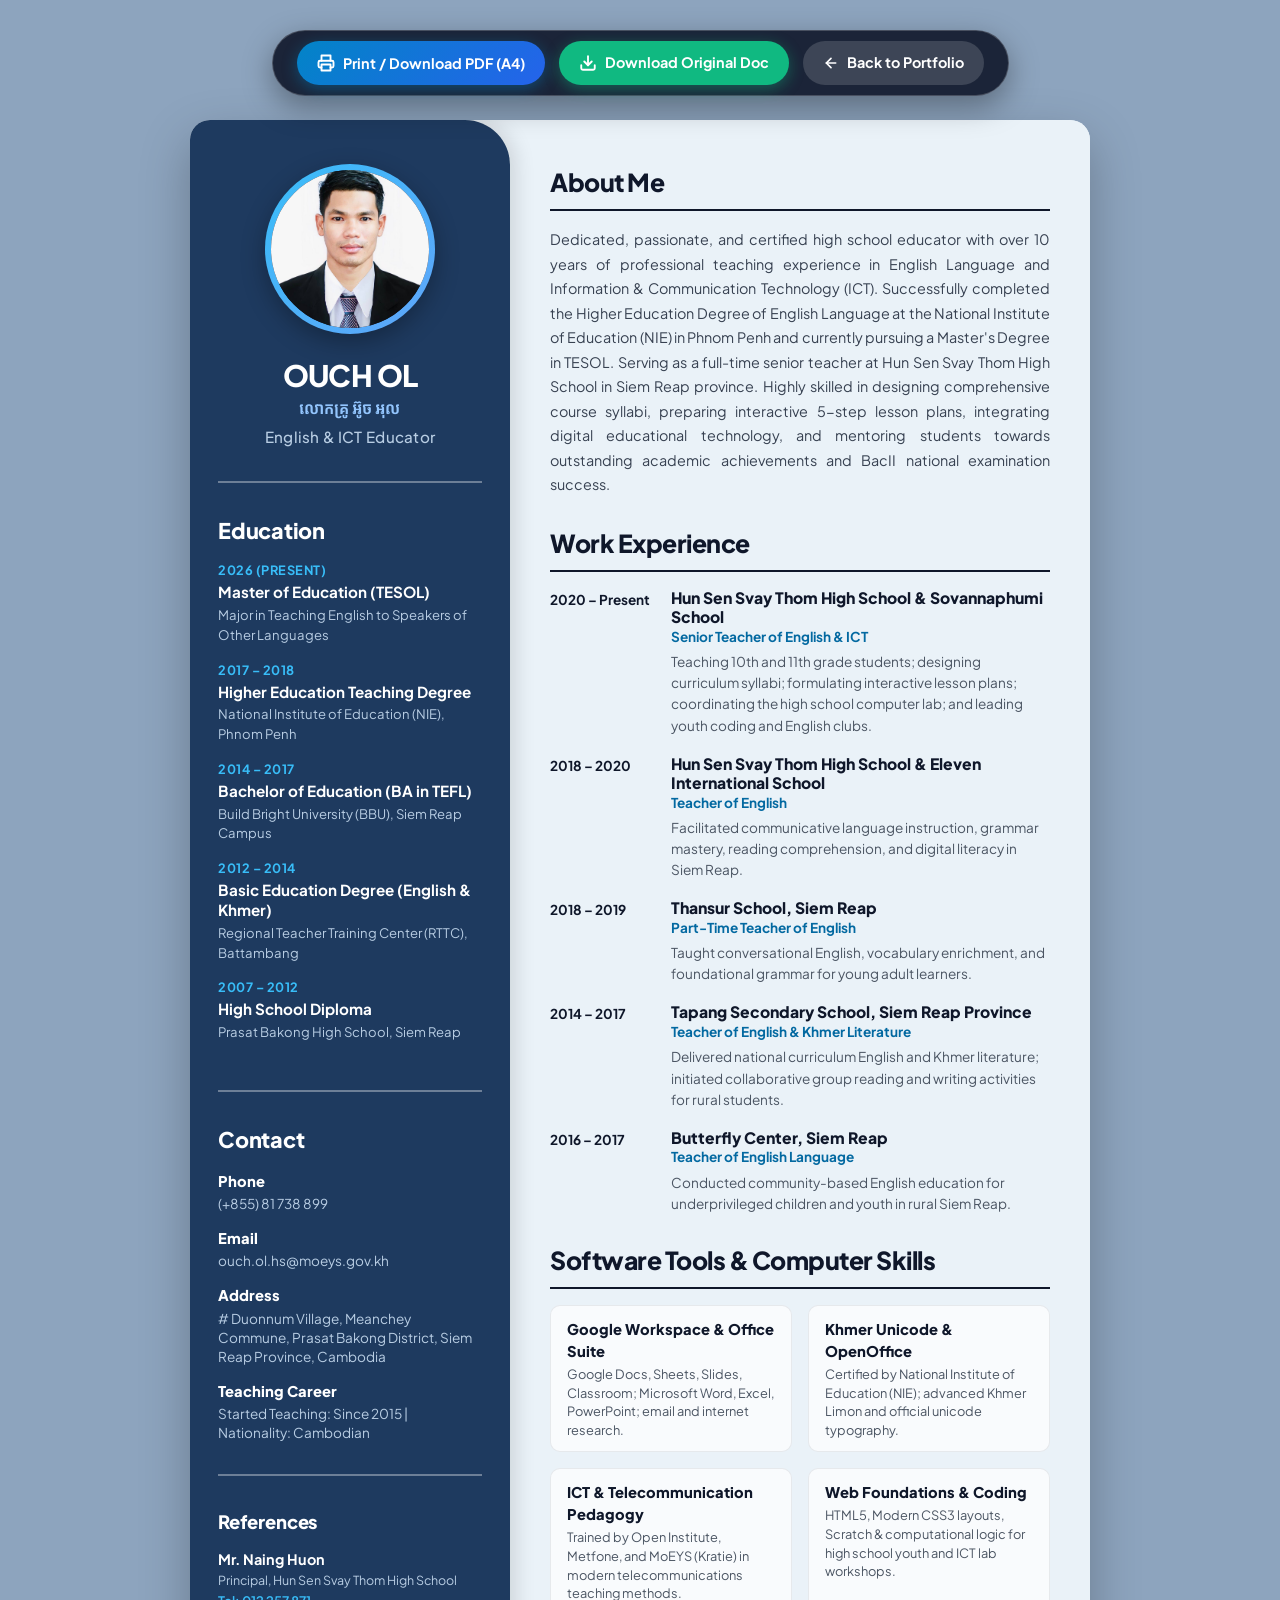
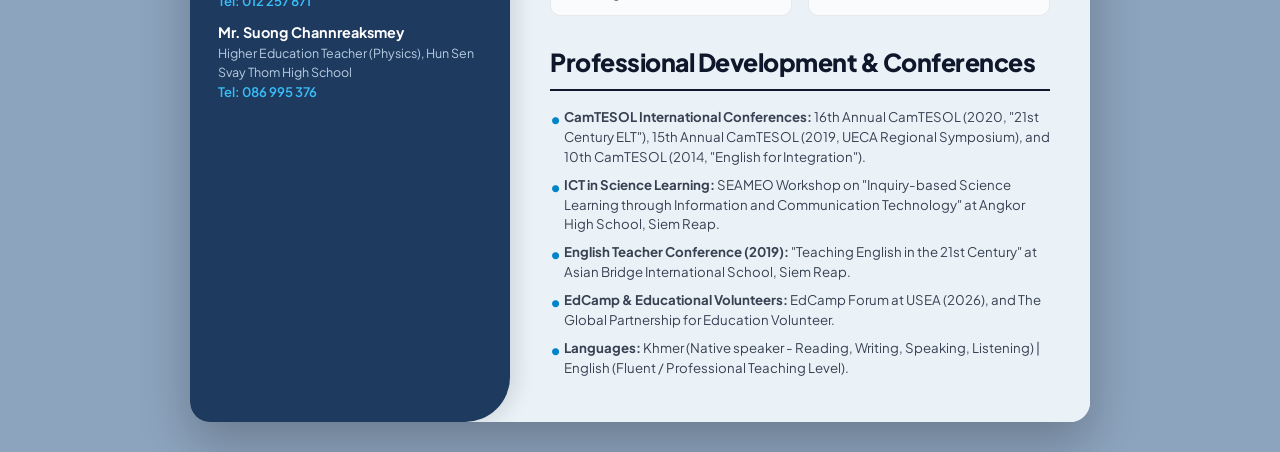
<file: cv.html>
<!DOCTYPE html>
<html lang="en">
<head>
  <meta charset="UTF-8">
  <meta name="viewport" content="width=device-width, initial-scale=1, viewport-fit=cover">
  <title>Curriculum Vitae - Ouch Ol | Teacher of English & ICT</title>
  <meta name="description" content="Professional Curriculum Vitae of Mr. Ouch Ol, Teacher of English & Computer Science at Hun Sen Svay Thom High School, Siem Reap.">
  
  <!-- Favicon -->
  <link rel="icon" type="image/svg+xml" href="data:image/svg+xml,<svg xmlns='http://www.w3.org/2000/svg' viewBox='0 0 24 24' fill='%231e3a5f'><path d='M12 2L2 7l10 5 10-5-10-5zM2 17l10 5 10-5M2 12l10 5 10-5'/></svg>">

  <!-- Google Fonts: Plus Jakarta Sans for crisp modern resume typography & Kantumruy Pro for Khmer -->
  <link rel="preconnect" href="https://fonts.googleapis.com">
  <link rel="preconnect" href="https://fonts.gstatic.com" crossorigin>
  <link href="https://fonts.googleapis.com/css2?family=Kantumruy+Pro:wght@400;500;600;700&family=Plus+Jakarta+Sans:wght@300;400;500;600;700;800&display=swap" rel="stylesheet">

  <style>
    /* ==========================================================================
       CV STYLESHEET (BASED ON CV 2 TEMPLATE DESIGN)
       Optimized for Screen Viewing and High-Quality A4 Printing / PDF Export
       ========================================================================== */
    :root {
      --cv-bg: #dbe8f4;
      --cv-sidebar: #1e3a5f;
      --cv-sidebar-text: #ffffff;
      --cv-sidebar-muted: #b8cde3;
      --cv-main-bg: #eaf2f8;
      --cv-text-primary: #111827;
      --cv-text-secondary: #374151;
      --cv-text-muted: #4b5563;
      --cv-line: #0f172a;
      --cv-font: 'Plus Jakarta Sans', 'Kantumruy Pro', system-ui, sans-serif;
    }

    *, *::before, *::after {
      box-sizing: border-box;
      margin: 0;
      padding: 0;
    }

    body {
      font-family: var(--cv-font);
      background-color: #8da4be;
      color: var(--cv-text-primary);
      line-height: 1.5;
      padding: 30px 15px;
      display: flex;
      flex-direction: column;
      align-items: center;
      min-height: 100vh;
    }

    /* Top Floating Action Bar */
    .action-bar {
      position: sticky;
      top: 15px;
      z-index: 999;
      background: rgba(15, 23, 42, 0.9);
      backdrop-filter: blur(12px);
      -webkit-backdrop-filter: blur(12px);
      border: 1px solid rgba(255, 255, 255, 0.2);
      border-radius: 9999px;
      padding: 10px 24px;
      display: flex;
      align-items: center;
      gap: 14px;
      margin-bottom: 24px;
      box-shadow: 0 10px 30px rgba(0, 0, 0, 0.35);
      flex-wrap: wrap;
      justify-content: center;
    }

    .btn-action {
      display: inline-flex;
      align-items: center;
      gap: 8px;
      padding: 10px 20px;
      min-height: 44px;
      border-radius: 9999px;
      font-family: var(--cv-font);
      font-weight: 700;
      font-size: 0.9rem;
      cursor: pointer;
      text-decoration: none;
      transition: all 0.2s ease;
      border: none;
      outline: none;
      white-space: nowrap;
      touch-action: manipulation;
    }

    .btn-print {
      background: linear-gradient(135deg, #0284c7 0%, #2563eb 100%);
      color: #ffffff;
      box-shadow: 0 4px 15px rgba(2, 132, 199, 0.4);
    }
    .btn-print:hover {
      transform: translateY(-2px);
      box-shadow: 0 6px 20px rgba(2, 132, 199, 0.6);
    }

    .btn-download-doc {
      background: #10b981;
      color: #ffffff;
      box-shadow: 0 4px 15px rgba(16, 185, 129, 0.4);
    }
    .btn-download-doc:hover {
      transform: translateY(-2px);
      background: #059669;
    }

    .btn-back {
      background: rgba(255, 255, 255, 0.15);
      color: #ffffff;
    }
    .btn-back:hover {
      background: rgba(255, 255, 255, 0.25);
      transform: translateY(-2px);
    }

    /* Main Resume Sheet (Matches CV 2 aspect & dimensions) */
    .resume-sheet {
      width: 100%;
      max-width: 900px;
      min-height: 1200px;
      background-color: var(--cv-main-bg);
      border-radius: 20px;
      box-shadow: 0 20px 50px rgba(0, 0, 0, 0.25);
      display: grid;
      grid-template-columns: 320px 1fr;
      overflow: hidden;
      position: relative;
    }

    /* Left Sidebar */
    .sidebar {
      background-color: var(--cv-sidebar);
      color: var(--cv-sidebar-text);
      padding: 44px 28px;
      display: flex;
      flex-direction: column;
      gap: 28px;
      border-radius: 0 45px 45px 0;
      position: relative;
      z-index: 2;
      box-shadow: 6px 0 20px rgba(0, 0, 0, 0.12);
    }

    /* Profile Avatar Box */
    .profile-box {
      text-align: center;
      display: flex;
      flex-direction: column;
      align-items: center;
    }

    .avatar-ring {
      width: 170px;
      height: 170px;
      border-radius: 50%;
      padding: 6px;
      background: linear-gradient(135deg, #38bdf8, #60a5fa);
      box-shadow: 0 8px 25px rgba(0, 0, 0, 0.3);
      margin-bottom: 20px;
    }

    .avatar-img {
      width: 100%;
      height: 100%;
      border-radius: 50%;
      object-fit: cover;
      object-position: center 20%;
      background: #0f172a;
      display: block;
    }

    .name-title-wrap {
      margin-top: 4px;
    }

    .candidate-name {
      font-size: 1.85rem;
      font-weight: 800;
      letter-spacing: -0.02em;
      color: #ffffff;
      line-height: 1.15;
    }

    .candidate-khmer-name {
      font-size: 1rem;
      font-weight: 600;
      color: #93c5fd;
      margin-top: 4px;
    }

    .candidate-title {
      font-size: 0.95rem;
      font-weight: 500;
      color: var(--cv-sidebar-muted);
      margin-top: 6px;
      letter-spacing: 0.02em;
    }

    .sidebar-divider {
      width: 100%;
      height: 2px;
      background: rgba(255, 255, 255, 0.35);
      margin: 4px 0;
    }

    /* Sidebar Section Headings */
    .sidebar-heading {
      font-size: 1.35rem;
      font-weight: 800;
      color: #ffffff;
      letter-spacing: -0.01em;
      margin-bottom: 14px;
      text-transform: capitalize;
    }

    /* Education Item */
    .edu-item {
      margin-bottom: 16px;
    }

    .edu-year {
      font-size: 0.8rem;
      font-weight: 700;
      color: #38bdf8;
      text-transform: uppercase;
      letter-spacing: 0.04em;
    }

    .edu-degree {
      font-size: 0.95rem;
      font-weight: 700;
      color: #ffffff;
      line-height: 1.3;
      margin-top: 2px;
    }

    .edu-school {
      font-size: 0.82rem;
      color: var(--cv-sidebar-muted);
      margin-top: 3px;
    }

    /* Contact Block */
    .contact-block {
      display: flex;
      flex-direction: column;
      gap: 14px;
    }

    .contact-item-group {
      display: flex;
      flex-direction: column;
    }

    .contact-label {
      font-size: 0.92rem;
      font-weight: 800;
      color: #ffffff;
      margin-bottom: 2px;
    }

    .contact-val {
      font-size: 0.85rem;
      color: var(--cv-sidebar-muted);
      word-break: break-word;
      line-height: 1.4;
      text-decoration: none;
    }
    a.contact-val:hover {
      color: #38bdf8;
    }

    /* References in Sidebar */
    .ref-item {
      margin-bottom: 12px;
    }
    .ref-name {
      font-size: 0.9rem;
      font-weight: 700;
      color: #ffffff;
    }
    .ref-role {
      font-size: 0.78rem;
      color: var(--cv-sidebar-muted);
    }
    .ref-phone {
      font-size: 0.82rem;
      color: #38bdf8;
      font-weight: 600;
      margin-top: 1px;
    }

    /* ==========================================================================
       Right Content Column
       ========================================================================== */
    .main-content {
      padding: 44px 40px;
      display: flex;
      flex-direction: column;
      gap: 28px;
      background-color: var(--cv-main-bg);
    }

    .content-section {
      display: flex;
      flex-direction: column;
    }

    .section-title-line {
      font-size: 1.55rem;
      font-weight: 800;
      color: #0f172a;
      letter-spacing: -0.02em;
      padding-bottom: 8px;
      border-bottom: 2.5px solid var(--cv-line);
      margin-bottom: 16px;
      text-transform: capitalize;
    }

    .about-text {
      font-size: 0.9rem;
      line-height: 1.7;
      color: var(--cv-text-secondary);
      text-align: justify;
    }

    /* Work Experience Layout (Date on Left | Content on Right) */
    .exp-list {
      display: flex;
      flex-direction: column;
      gap: 18px;
    }

    .exp-item {
      display: grid;
      grid-template-columns: 105px 1fr;
      gap: 16px;
      align-items: flex-start;
    }

    .exp-date {
      font-size: 0.85rem;
      font-weight: 700;
      color: #0f172a;
      padding-top: 2px;
      white-space: nowrap;
    }

    .exp-details {
      display: flex;
      flex-direction: column;
    }

    .exp-workplace {
      font-size: 0.98rem;
      font-weight: 800;
      color: #0f172a;
      line-height: 1.25;
    }

    .exp-position {
      font-size: 0.85rem;
      font-weight: 700;
      color: #0369a1;
      margin-bottom: 4px;
    }

    .exp-desc {
      font-size: 0.85rem;
      color: var(--cv-text-muted);
      line-height: 1.55;
    }

    /* Software Tools & Skills List */
    .tools-grid {
      display: grid;
      grid-template-columns: 1fr 1fr;
      gap: 16px;
    }

    .tool-box {
      background: rgba(255, 255, 255, 0.7);
      padding: 12px 16px;
      border-radius: 10px;
      border: 1px solid rgba(15, 23, 42, 0.08);
    }

    .tool-name {
      font-size: 0.92rem;
      font-weight: 800;
      color: #0f172a;
      margin-bottom: 3px;
    }

    .tool-desc {
      font-size: 0.8rem;
      color: var(--cv-text-muted);
      line-height: 1.45;
    }

    /* Languages & Training */
    .training-list {
      display: flex;
      flex-direction: column;
      gap: 8px;
    }

    .training-item {
      font-size: 0.83rem;
      color: var(--cv-text-secondary);
      line-height: 1.5;
      padding-left: 14px;
      position: relative;
    }

    .training-item::before {
      content: '•';
      position: absolute;
      left: 0;
      color: #0284c7;
      font-weight: 800;
      font-size: 1rem;
    }

    /* ==========================================================================
       PRINT MEDIA QUERY (PIXEL-PERFECT A4 PRINTING & PDF EXPORT)
       ========================================================================== */
    @media print {
      @page {
        size: A4 portrait;
        margin: 0;
      }

      body {
        background: #ffffff !important;
        padding: 0 !important;
        margin: 0 !important;
      }

      .action-bar {
        display: none !important;
      }

      .resume-sheet {
        max-width: 100% !important;
        width: 100% !important;
        min-height: 100vh !important;
        border-radius: 0 !important;
        box-shadow: none !important;
        -webkit-print-color-adjust: exact !important;
        print-color-adjust: exact !important;
      }

      .sidebar {
        border-radius: 0 35px 35px 0 !important;
        -webkit-print-color-adjust: exact !important;
        print-color-adjust: exact !important;
      }

      .avatar-ring {
        -webkit-print-color-adjust: exact !important;
        print-color-adjust: exact !important;
      }

      .tool-box {
        background: #ffffff !important;
        -webkit-print-color-adjust: exact !important;
        print-color-adjust: exact !important;
      }
    }

    /* Responsive for small mobile view */
    @media screen and (max-width: 768px) {
      body {
        padding: 12px 10px !important;
      }
      .action-bar {
        position: sticky;
        top: 8px;
        width: 100%;
        max-width: 100%;
        padding: 8px 10px;
        gap: 8px;
        border-radius: 16px;
        margin-bottom: 16px;
      }
      .btn-action {
        padding: 8px 12px;
        font-size: 0.82rem;
        min-height: 44px;
        flex: 1 1 130px;
        justify-content: center;
        white-space: normal;
        text-align: center;
      }
      .resume-sheet {
        grid-template-columns: 1fr;
        min-height: auto;
        border-radius: 16px;
        box-shadow: 0 10px 30px rgba(0, 0, 0, 0.2);
        width: 100%;
      }
      .sidebar {
        border-radius: 16px 16px 0 0;
        padding: 28px 18px;
        gap: 20px;
      }
      .avatar-ring {
        width: 130px;
        height: 130px;
        margin-bottom: 12px;
      }
      .candidate-name {
        font-size: 1.6rem;
      }
      .main-content {
        padding: 24px 16px;
      }
      .tools-grid {
        grid-template-columns: 1fr;
        gap: 8px;
      }
      .exp-item {
        grid-template-columns: 1fr;
        gap: 4px;
      }
      .timeline-date {
        margin-bottom: 2px;
      }
    }

    @media screen and (max-width: 400px) {
      .action-bar {
        padding: 6px 8px;
        gap: 6px;
      }
      .btn-action {
        font-size: 0.76rem;
        padding: 6px 8px;
        flex: 1 1 100%;
      }
      .sidebar, .main-content {
        padding: 20px 12px;
      }
    }
  </style>
</head>
<body>

  <!-- ==========================================================================
       TOP ACTION TOOLBAR (FOR DOWNLOAD & PRINT)
       ========================================================================== -->
  <div class="action-bar">
    <button class="btn-action btn-print" onclick="window.print()" title="Print or Save as PDF">
      <svg width="18" height="18" viewBox="0 0 24 24" fill="none" stroke="currentColor" stroke-width="2.5" stroke-linecap="round" stroke-linejoin="round">
        <polyline points="6 9 6 2 18 2 18 9"></polyline>
        <path d="M6 18H4a2 2 0 0 1-2-2v-5a2 2 0 0 1 2-2h16a2 2 0 0 1 2 2v5a2 2 0 0 1-2 2h-2"></path>
        <rect x="6" y="14" width="12" height="8"></rect>
      </svg>
      <span>Print / Download PDF (A4)</span>
    </button>

    <a href="doc/Mr OL CV.docx.pdf" download="Mr_OL_CV_Original.pdf" class="btn-action btn-download-doc" title="Download original document file">
      <svg width="18" height="18" viewBox="0 0 24 24" fill="none" stroke="currentColor" stroke-width="2.5" stroke-linecap="round" stroke-linejoin="round">
        <path d="M21 15v4a2 2 0 0 1-2 2H5a2 2 0 0 1-2-2v-4"></path>
        <polyline points="7 10 12 15 17 10"></polyline>
        <line x1="12" y1="15" x2="12" y2="3"></line>
      </svg>
      <span>Download Original Doc</span>
    </a>

    <a href="index.html" class="btn-action btn-back">
      <svg width="16" height="16" viewBox="0 0 24 24" fill="none" stroke="currentColor" stroke-width="2.5" stroke-linecap="round" stroke-linejoin="round">
        <line x1="19" y1="12" x2="5" y2="12"></line>
        <polyline points="12 19 5 12 12 5"></polyline>
      </svg>
      <span>Back to Portfolio</span>
    </a>
  </div>

  <!-- ==========================================================================
       RESUME SHEET (DESIGNED EXACTLY LIKE CV 2)
       ========================================================================== -->
  <main class="resume-sheet">

    <!-- ==================== LEFT COLUMN (NAVY PILLAR) ==================== -->
    <aside class="sidebar">

      <!-- Profile Avatar & Name -->
      <div class="profile-box">
        <div class="avatar-ring">
          <img src="image/Mr._OL.jpg" alt="Mr. Ouch Ol" class="avatar-img" onerror="this.src='assets/images/mr_ol.jpg'">
        </div>
        <div class="name-title-wrap">
          <h1 class="candidate-name">OUCH OL</h1>
          <div class="candidate-khmer-name">លោកគ្រូ អ៊ូច អុល</div>
          <div class="candidate-title">English & ICT Educator</div>
        </div>
      </div>

      <div class="sidebar-divider"></div>

      <!-- Education Section -->
      <section>
        <h2 class="sidebar-heading">Education</h2>

        <div class="edu-item">
          <div class="edu-year">2026 (Present)</div>
          <div class="edu-degree">Master of Education (TESOL)</div>
          <div class="edu-school">Major in Teaching English to Speakers of Other Languages</div>
        </div>

        <div class="edu-item">
          <div class="edu-year">2017 – 2018</div>
          <div class="edu-degree">Higher Education Teaching Degree</div>
          <div class="edu-school">National Institute of Education (NIE), Phnom Penh</div>
        </div>

        <div class="edu-item">
          <div class="edu-year">2014 – 2017</div>
          <div class="edu-degree">Bachelor of Education (BA in TEFL)</div>
          <div class="edu-school">Build Bright University (BBU), Siem Reap Campus</div>
        </div>

        <div class="edu-item">
          <div class="edu-year">2012 – 2014</div>
          <div class="edu-degree">Basic Education Degree (English & Khmer)</div>
          <div class="edu-school">Regional Teacher Training Center (RTTC), Battambang</div>
        </div>

        <div class="edu-item">
          <div class="edu-year">2007 – 2012</div>
          <div class="edu-degree">High School Diploma</div>
          <div class="edu-school">Prasat Bakong High School, Siem Reap</div>
        </div>
      </section>

      <div class="sidebar-divider"></div>

      <!-- Contact Section -->
      <section>
        <h2 class="sidebar-heading">Contact</h2>

        <div class="contact-block">
          <div class="contact-item-group">
            <span class="contact-label">Phone</span>
            <a href="tel:+85581738899" class="contact-val">(+855) 81 738 899</a>
          </div>

          <div class="contact-item-group">
            <span class="contact-label">Email</span>
            <a href="mailto:ouch.ol.hs@moeys.gov.kh" class="contact-val">ouch.ol.hs@moeys.gov.kh</a>
          </div>

          <div class="contact-item-group">
            <span class="contact-label">Address</span>
            <span class="contact-val"># Duonnum Village, Meanchey Commune, Prasat Bakong District, Siem Reap Province, Cambodia</span>
          </div>

          <div class="contact-item-group">
            <span class="contact-label">Teaching Career</span>
            <span class="contact-val">Started Teaching: Since 2015 | Nationality: Cambodian</span>
          </div>
        </div>
      </section>

      <div class="sidebar-divider"></div>

      <!-- References Section -->
      <section>
        <h2 class="sidebar-heading" style="font-size: 1.15rem;">References</h2>

        <div class="ref-item">
          <div class="ref-name">Mr. Naing Huon</div>
          <div class="ref-role">Principal, Hun Sen Svay Thom High School</div>
          <div class="ref-phone">Tel: 012 257 871</div>
        </div>

        <div class="ref-item">
          <div class="ref-name">Mr. Suong Channreaksmey</div>
          <div class="ref-role">Higher Education Teacher (Physics), Hun Sen Svay Thom High School</div>
          <div class="ref-phone">Tel: 086 995 376</div>
        </div>
      </section>

    </aside>

    <!-- ==================== RIGHT COLUMN (LIGHT BLUE CANVAS) ==================== -->
    <section class="main-content">

      <!-- About Me Section -->
      <div class="content-section">
        <h2 class="section-title-line">About Me</h2>
        <p class="about-text">
          Dedicated, passionate, and certified high school educator with over 10 years of professional teaching experience in English Language and Information & Communication Technology (ICT). Successfully completed the Higher Education Degree of English Language at the National Institute of Education (NIE) in Phnom Penh and currently pursuing a Master's Degree in TESOL. Serving as a full-time senior teacher at Hun Sen Svay Thom High School in Siem Reap province. Highly skilled in designing comprehensive course syllabi, preparing interactive 5-step lesson plans, integrating digital educational technology, and mentoring students towards outstanding academic achievements and BacII national examination success.
        </p>
      </div>

      <!-- Work Experience Section -->
      <div class="content-section">
        <h2 class="section-title-line">Work Experience</h2>

        <div class="exp-list">

          <!-- Job 1 -->
          <div class="exp-item">
            <div class="exp-date">2020 – Present</div>
            <div class="exp-details">
              <div class="exp-workplace">Hun Sen Svay Thom High School & Sovannaphumi School</div>
              <div class="exp-position">Senior Teacher of English & ICT</div>
              <div class="exp-desc">
                Teaching 10th and 11th grade students; designing curriculum syllabi; formulating interactive lesson plans; coordinating the high school computer lab; and leading youth coding and English clubs.
              </div>
            </div>
          </div>

          <!-- Job 2 -->
          <div class="exp-item">
            <div class="exp-date">2018 – 2020</div>
            <div class="exp-details">
              <div class="exp-workplace">Hun Sen Svay Thom High School & Eleven International School</div>
              <div class="exp-position">Teacher of English</div>
              <div class="exp-desc">
                Facilitated communicative language instruction, grammar mastery, reading comprehension, and digital literacy in Siem Reap.
              </div>
            </div>
          </div>

          <!-- Job 3 -->
          <div class="exp-item">
            <div class="exp-date">2018 – 2019</div>
            <div class="exp-details">
              <div class="exp-workplace">Thansur School, Siem Reap</div>
              <div class="exp-position">Part-Time Teacher of English</div>
              <div class="exp-desc">
                Taught conversational English, vocabulary enrichment, and foundational grammar for young adult learners.
              </div>
            </div>
          </div>

          <!-- Job 4 -->
          <div class="exp-item">
            <div class="exp-date">2014 – 2017</div>
            <div class="exp-details">
              <div class="exp-workplace">Tapang Secondary School, Siem Reap Province</div>
              <div class="exp-position">Teacher of English & Khmer Literature</div>
              <div class="exp-desc">
                Delivered national curriculum English and Khmer literature; initiated collaborative group reading and writing activities for rural students.
              </div>
            </div>
          </div>

          <!-- Job 5 -->
          <div class="exp-item">
            <div class="exp-date">2016 – 2017</div>
            <div class="exp-details">
              <div class="exp-workplace">Butterfly Center, Siem Reap</div>
              <div class="exp-position">Teacher of English Language</div>
              <div class="exp-desc">
                Conducted community-based English education for underprivileged children and youth in rural Siem Reap.
              </div>
            </div>
          </div>

        </div>
      </div>

      <!-- Software Tools & Computer Skills -->
      <div class="content-section">
        <h2 class="section-title-line">Software Tools & Computer Skills</h2>

        <div class="tools-grid">
          <div class="tool-box">
            <div class="tool-name">Google Workspace & Office Suite</div>
            <div class="tool-desc">
              Google Docs, Sheets, Slides, Classroom; Microsoft Word, Excel, PowerPoint; email and internet research.
            </div>
          </div>

          <div class="tool-box">
            <div class="tool-name">Khmer Unicode & OpenOffice</div>
            <div class="tool-desc">
              Certified by National Institute of Education (NIE); advanced Khmer Limon and official unicode typography.
            </div>
          </div>

          <div class="tool-box">
            <div class="tool-name">ICT & Telecommunication Pedagogy</div>
            <div class="tool-desc">
              Trained by Open Institute, Metfone, and MoEYS (Kratie) in modern telecommunications teaching methods.
            </div>
          </div>

          <div class="tool-box">
            <div class="tool-name">Web Foundations & Coding</div>
            <div class="tool-desc">
              HTML5, Modern CSS3 layouts, Scratch & computational logic for high school youth and ICT lab workshops.
            </div>
          </div>
        </div>
      </div>

      <!-- Training Courses & Professional Development -->
      <div class="content-section">
        <h2 class="section-title-line">Professional Development & Conferences</h2>

        <div class="training-list">
          <div class="training-item">
            <strong>CamTESOL International Conferences:</strong> 16th Annual CamTESOL (2020, "21st Century ELT"), 15th Annual CamTESOL (2019, UECA Regional Symposium), and 10th CamTESOL (2014, "English for Integration").
          </div>
          <div class="training-item">
            <strong>ICT in Science Learning:</strong> SEAMEO Workshop on "Inquiry-based Science Learning through Information and Communication Technology" at Angkor High School, Siem Reap.
          </div>
          <div class="training-item">
            <strong>English Teacher Conference (2019):</strong> "Teaching English in the 21st Century" at Asian Bridge International School, Siem Reap.
          </div>
          <div class="training-item">
            <strong>EdCamp & Educational Volunteers:</strong> EdCamp Forum at USEA (2026), and The Global Partnership for Education Volunteer.
          </div>
          <div class="training-item">
            <strong>Languages:</strong> Khmer (Native speaker - Reading, Writing, Speaking, Listening) | English (Fluent / Professional Teaching Level).
          </div>
        </div>
      </div>

    </section>

  </main>

</body>
</html>
</file>
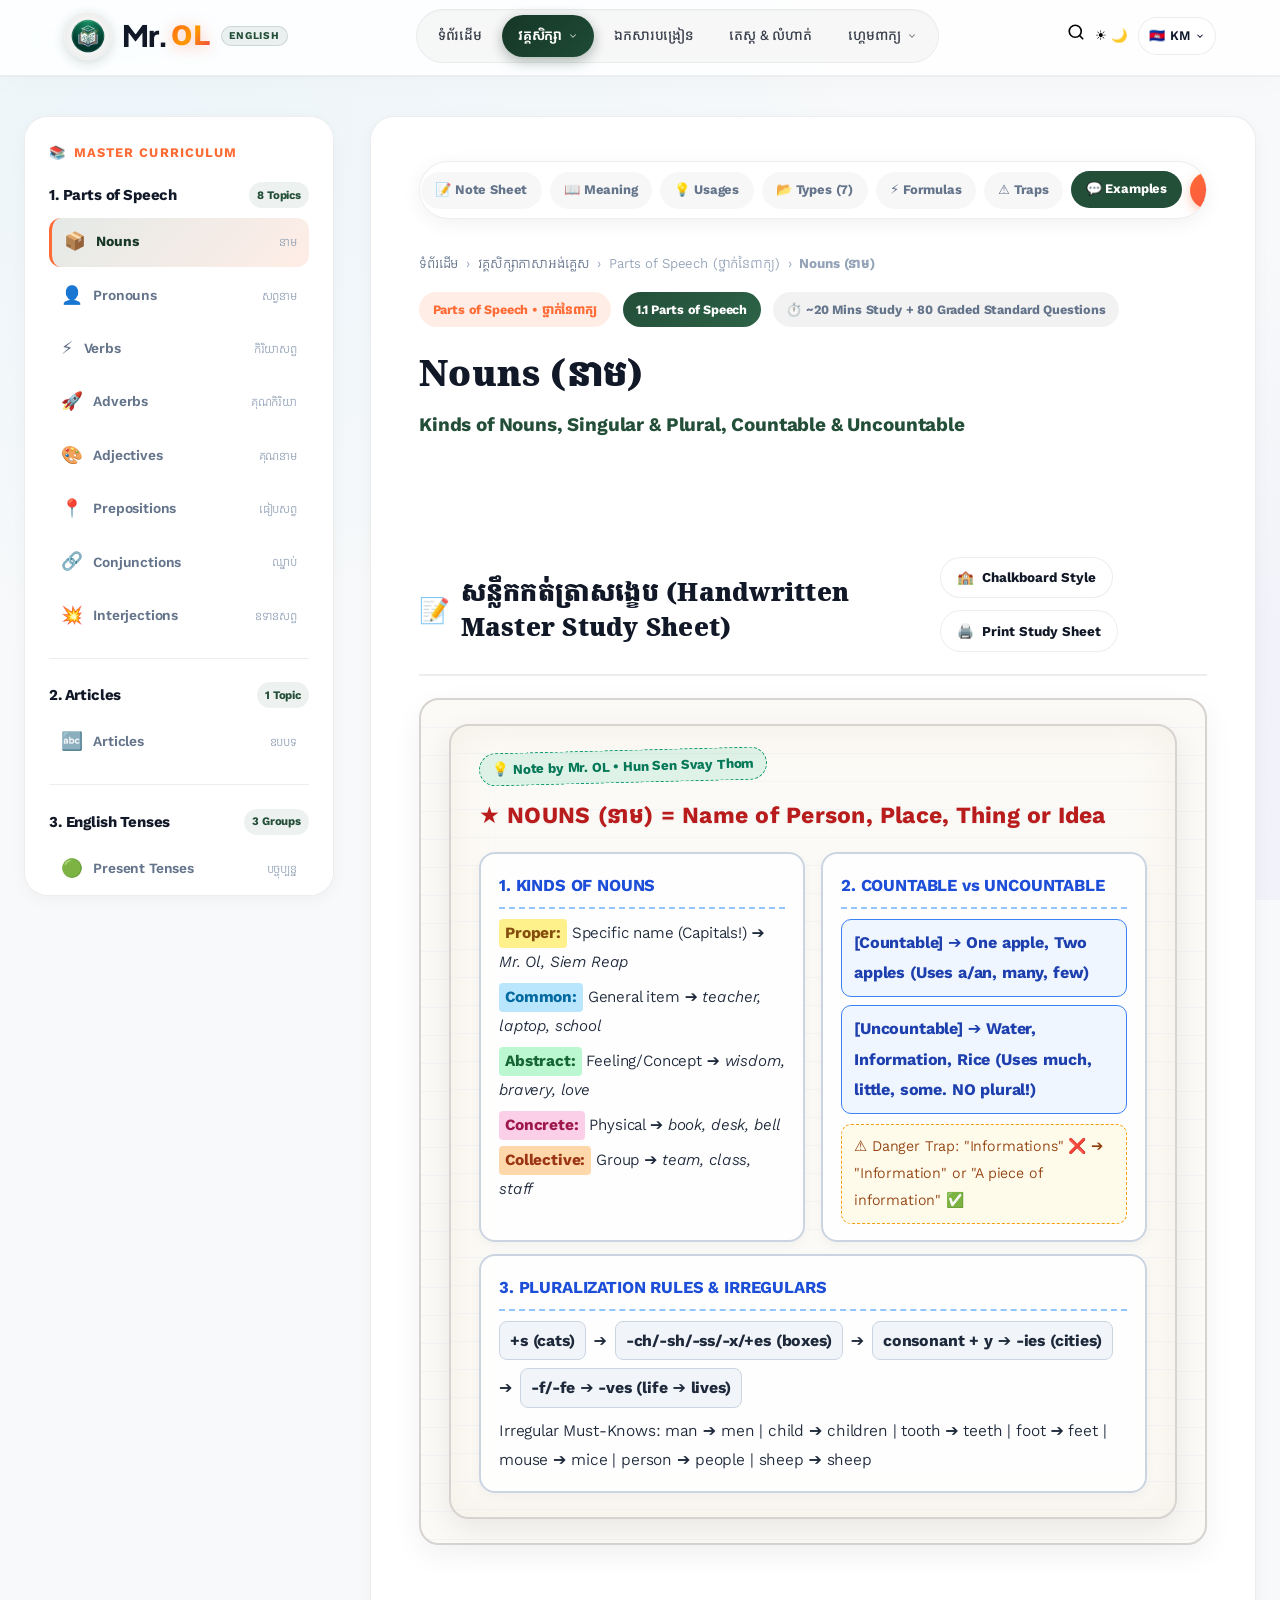
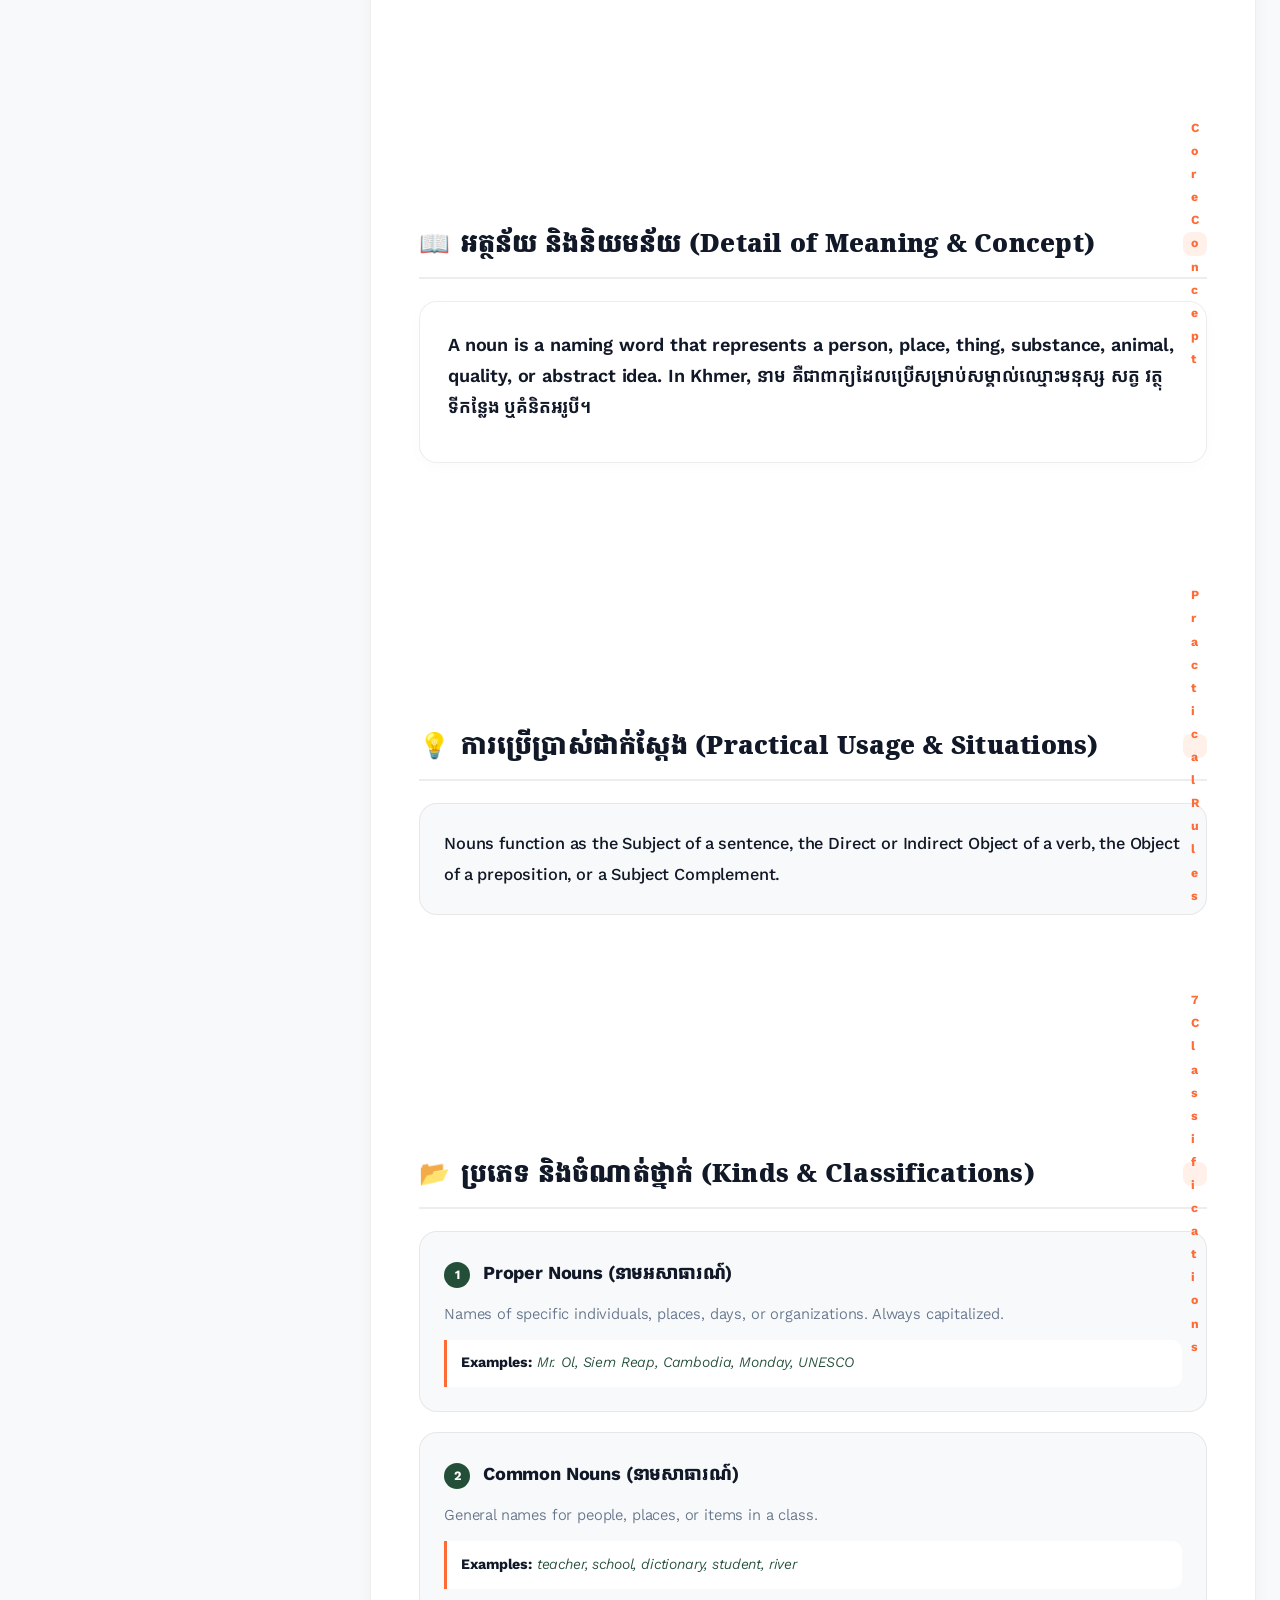
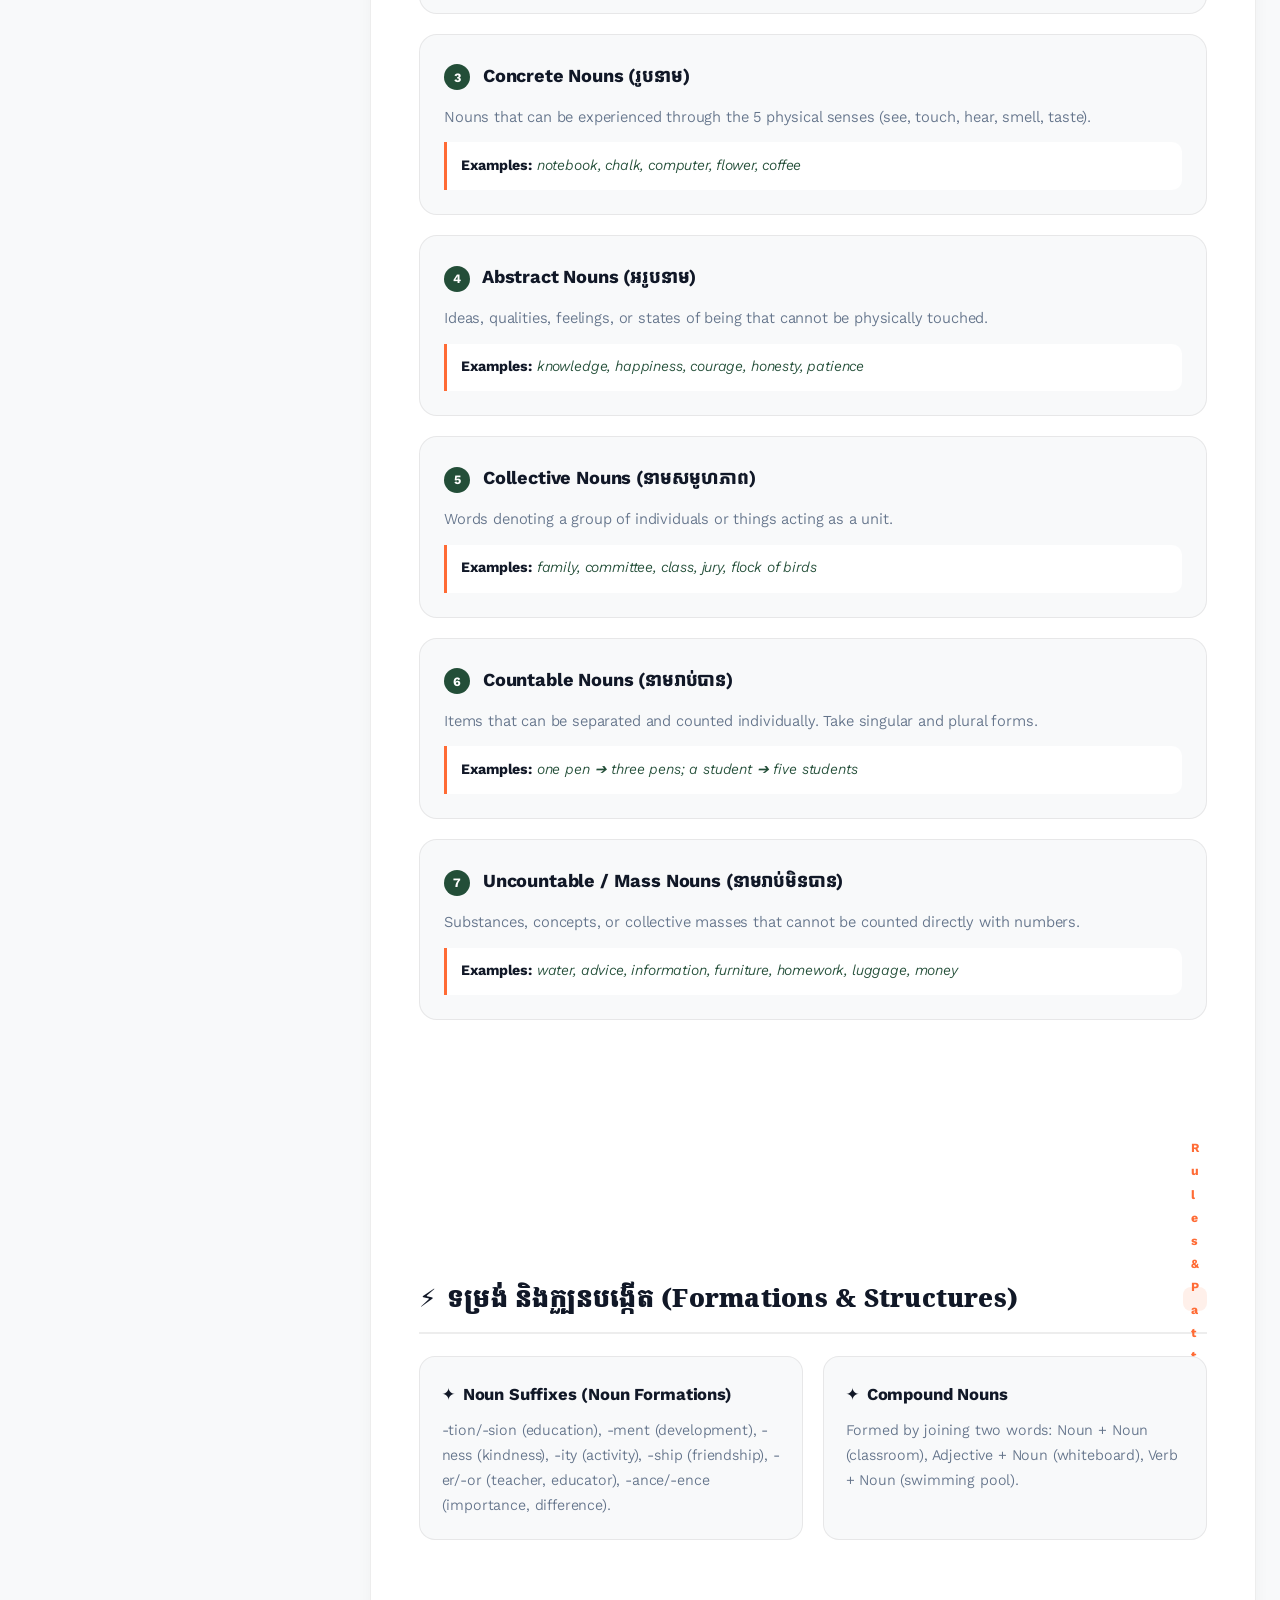
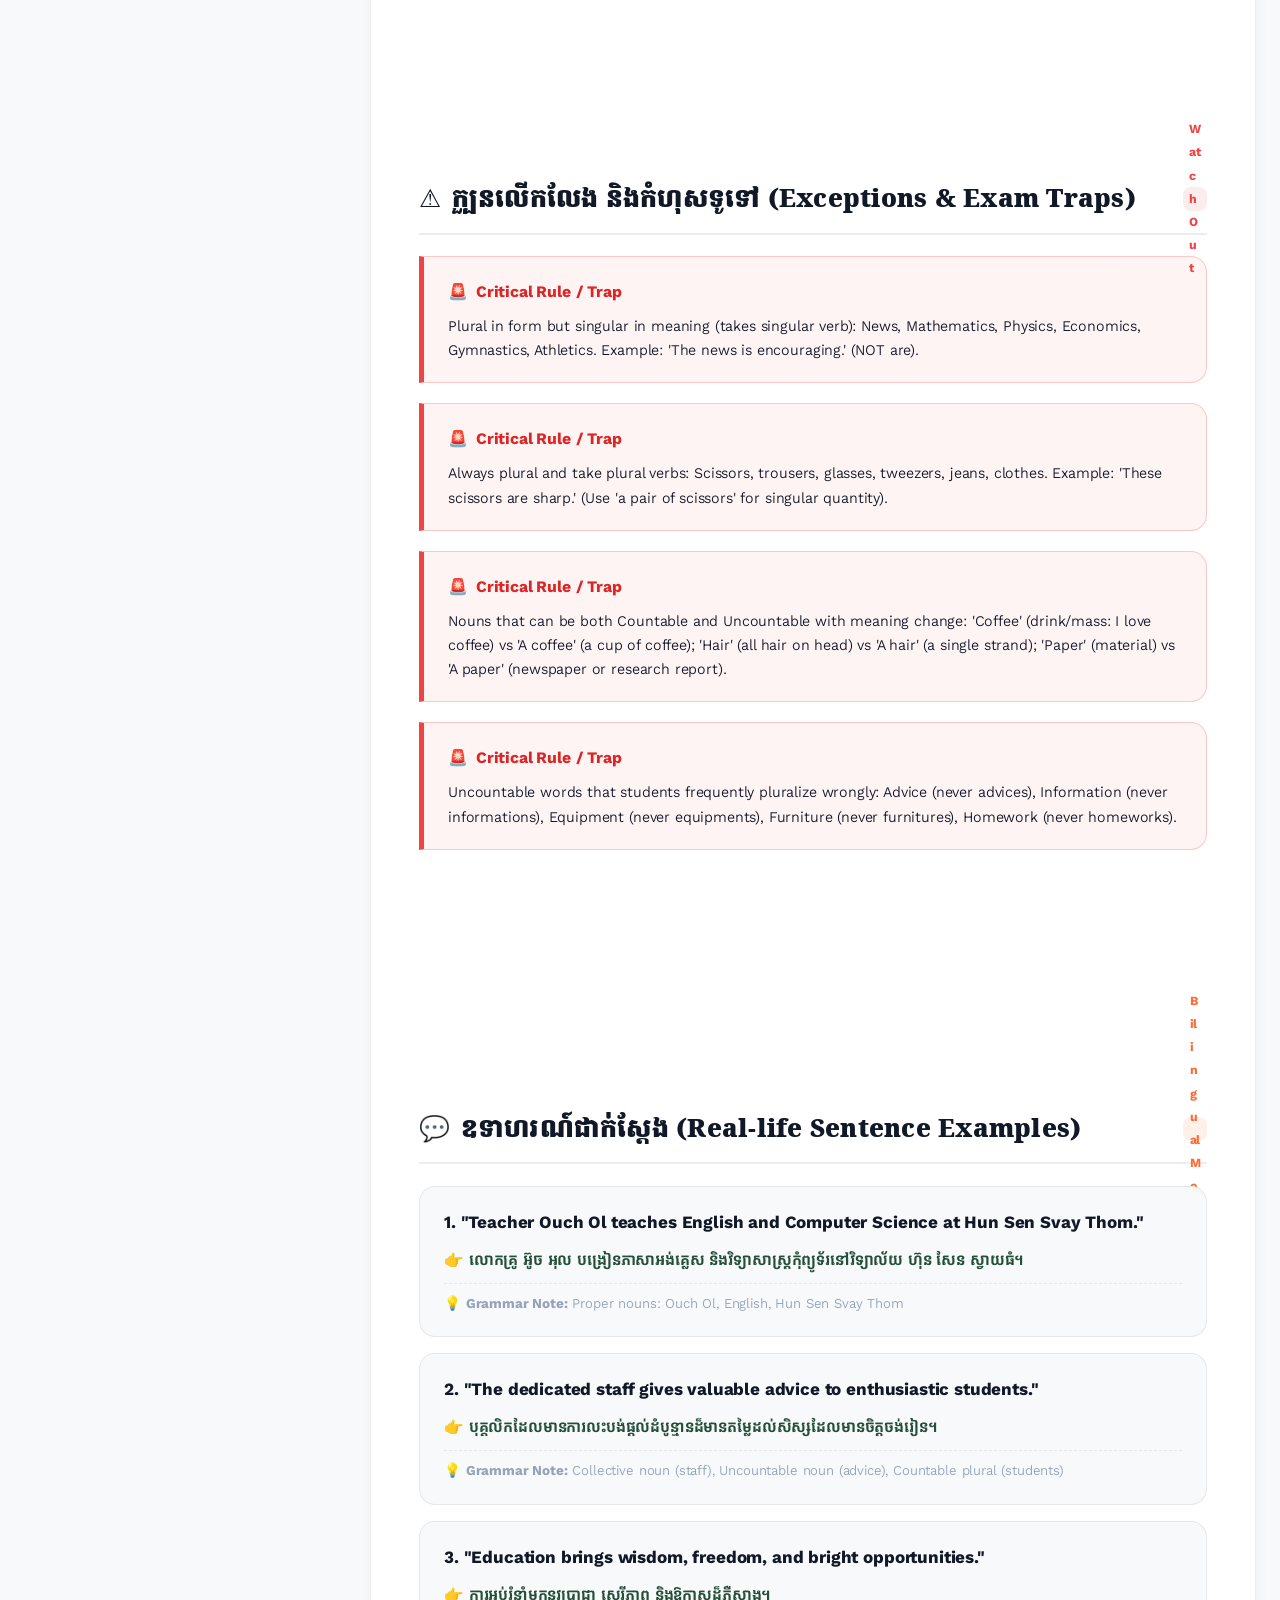
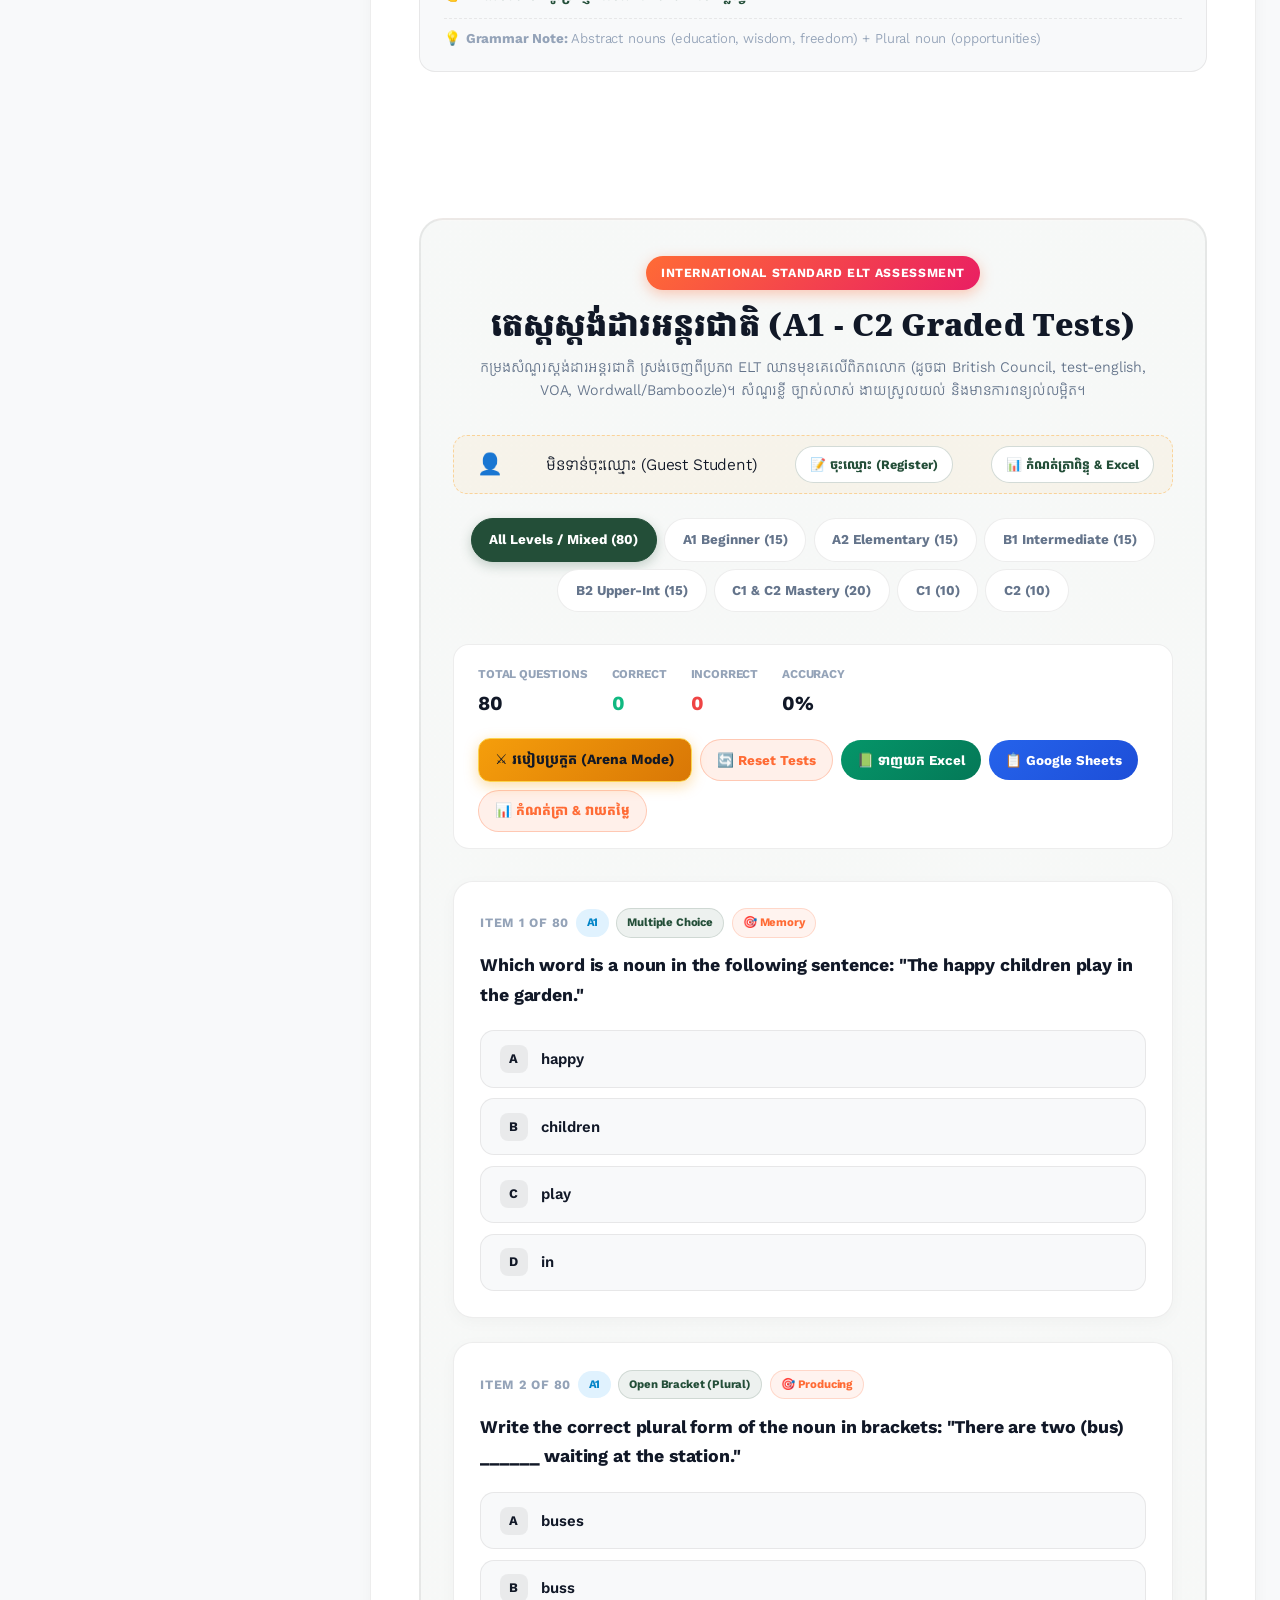
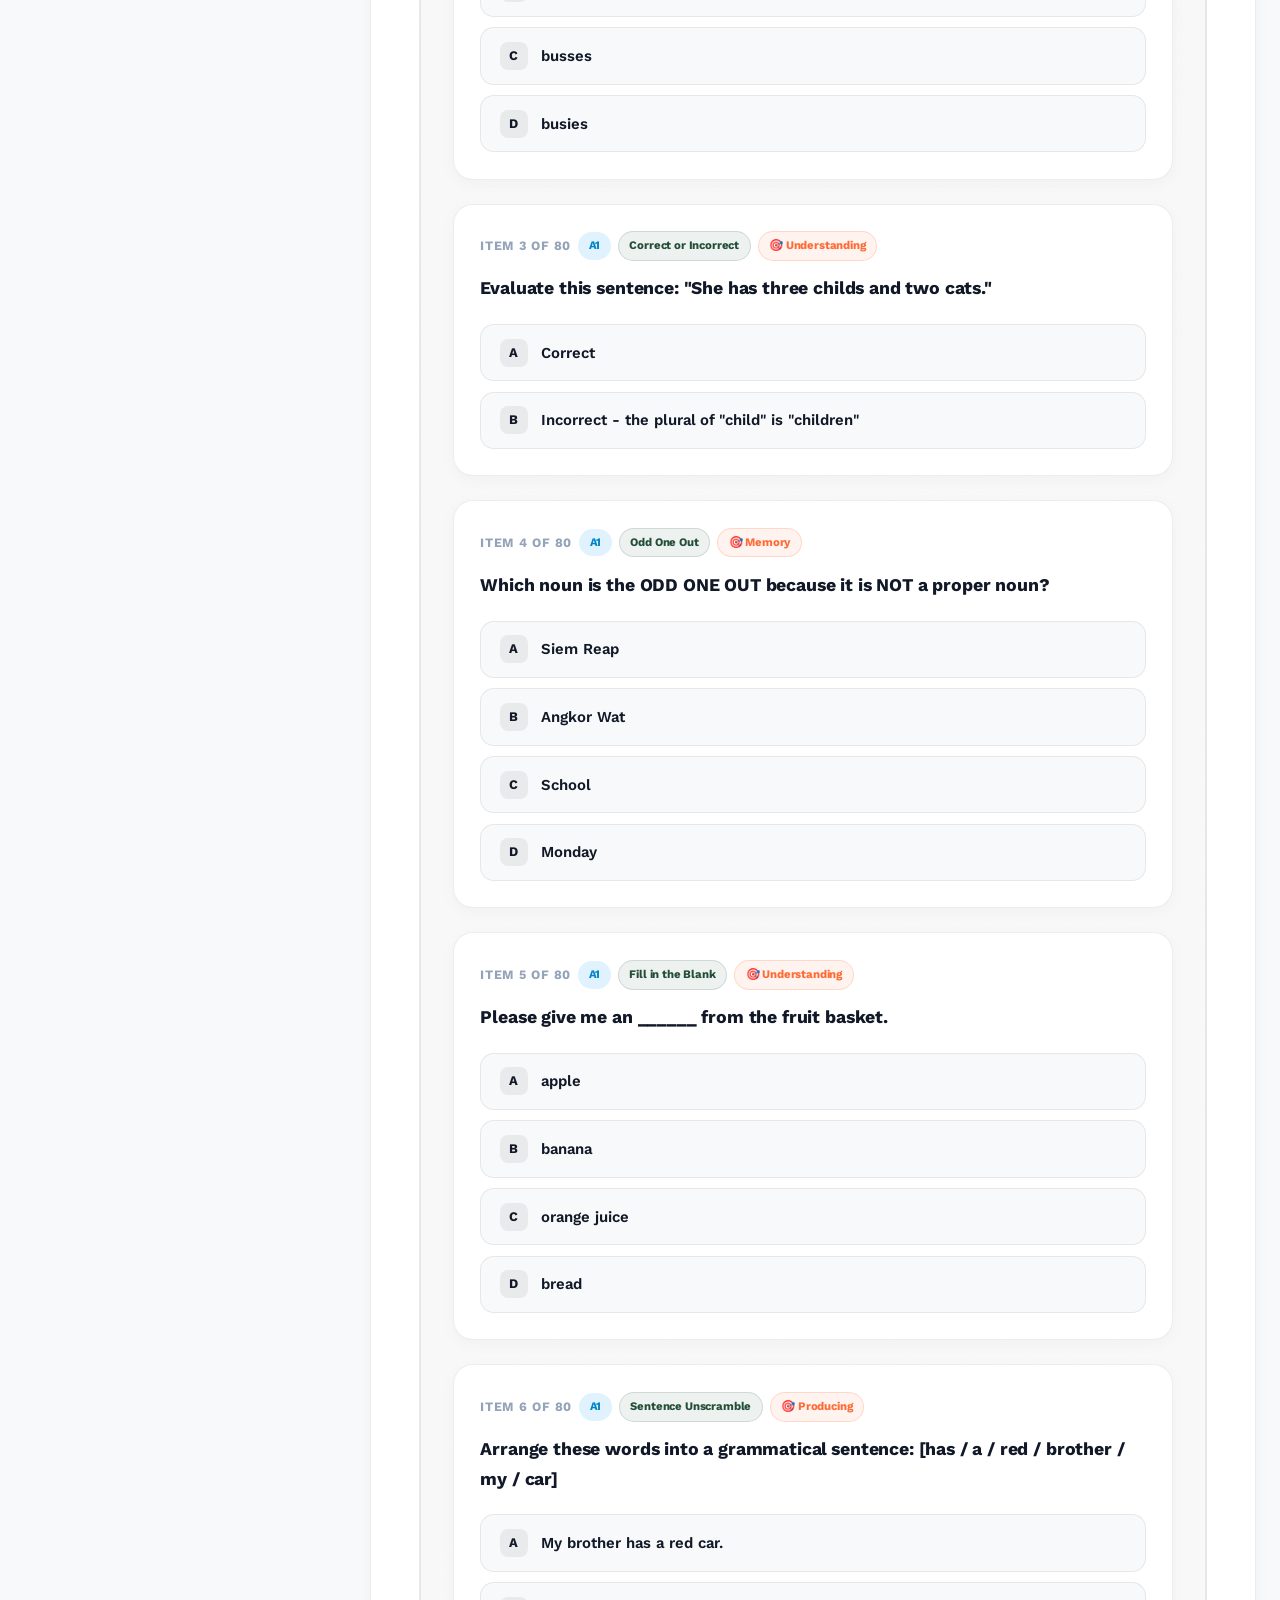
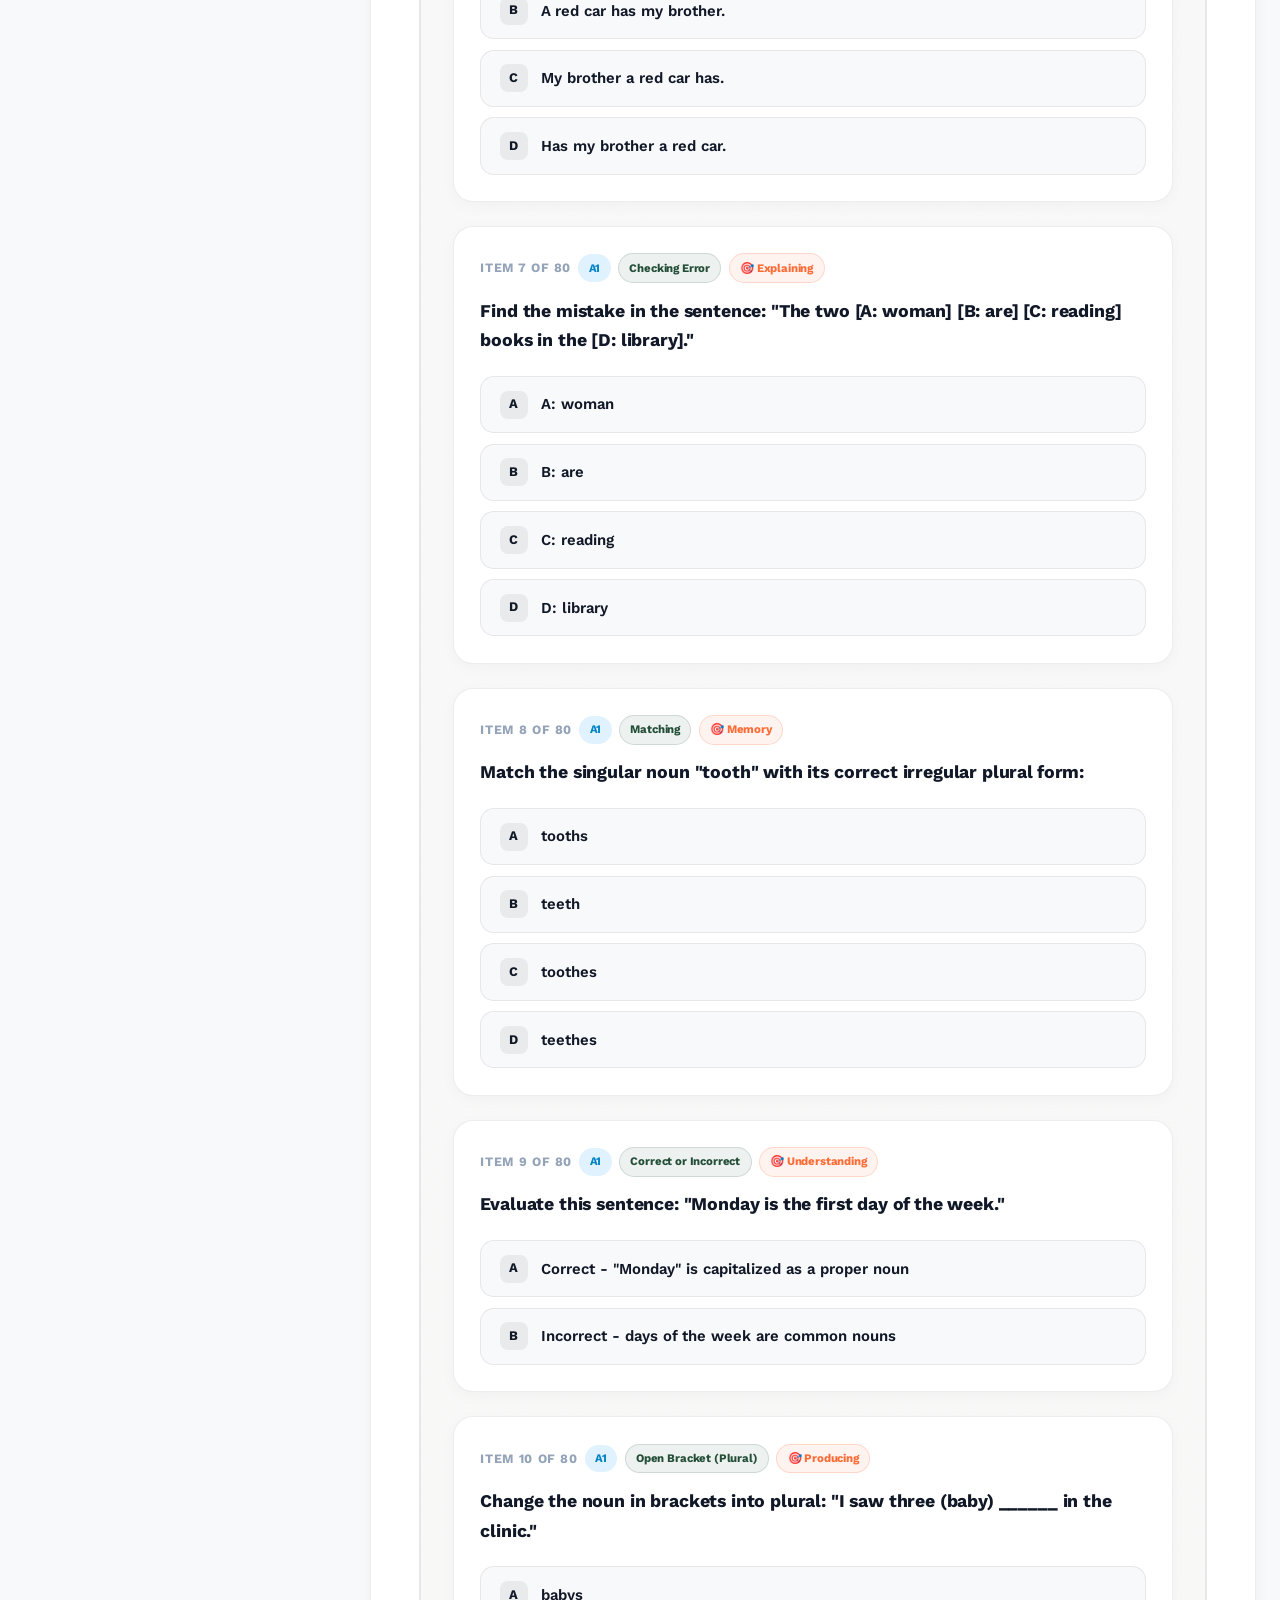
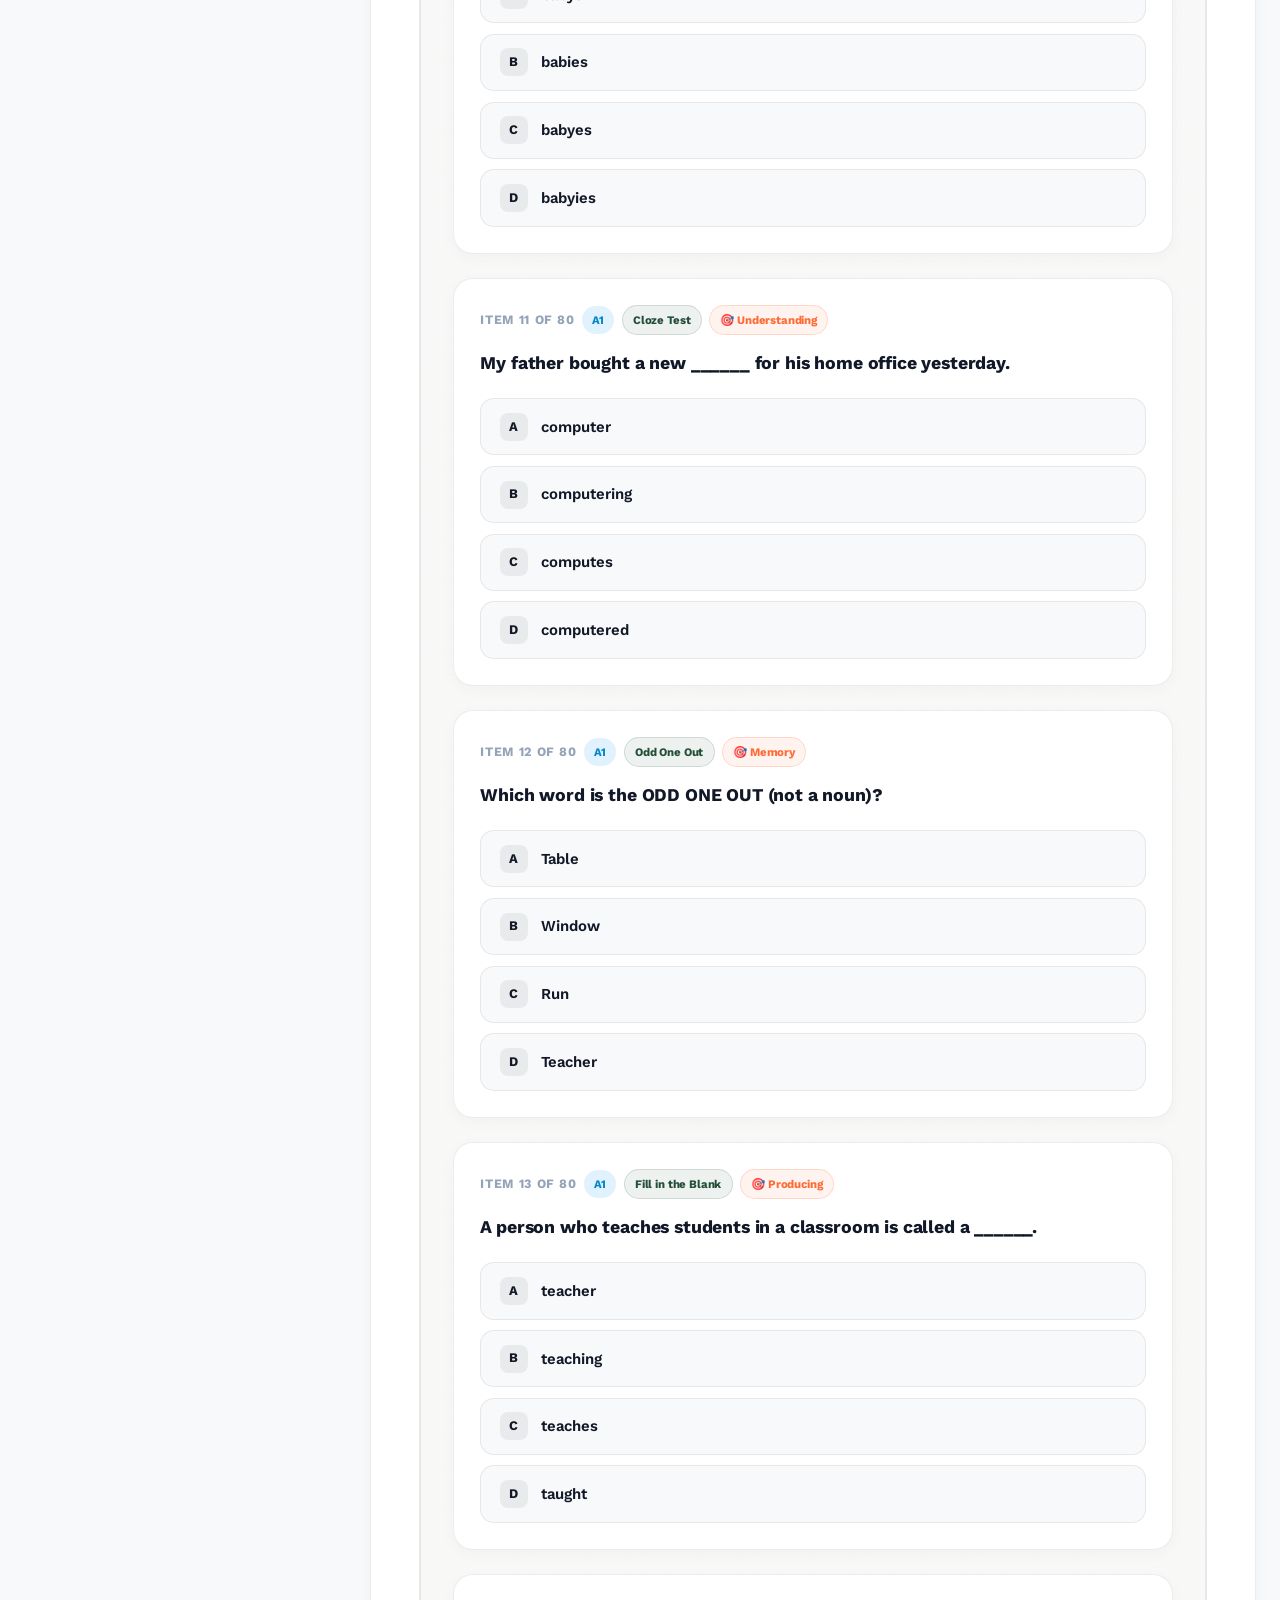
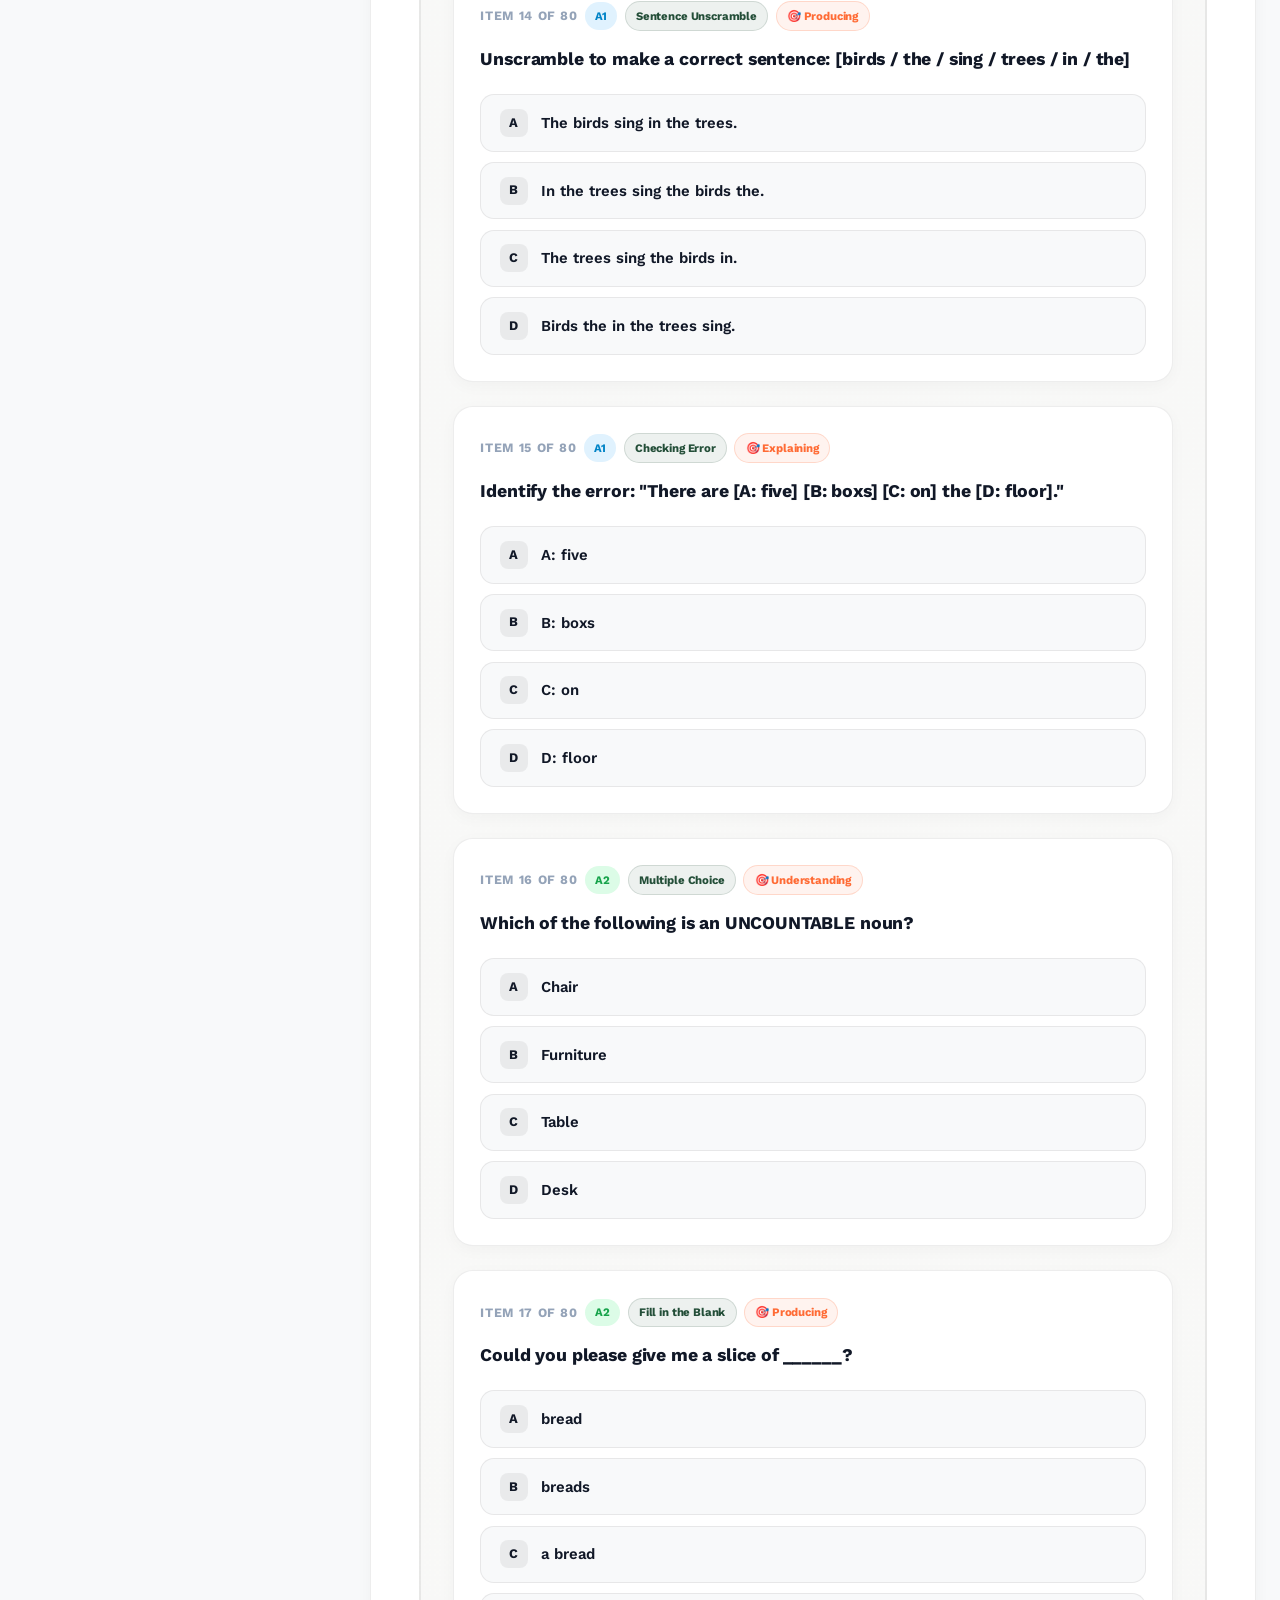
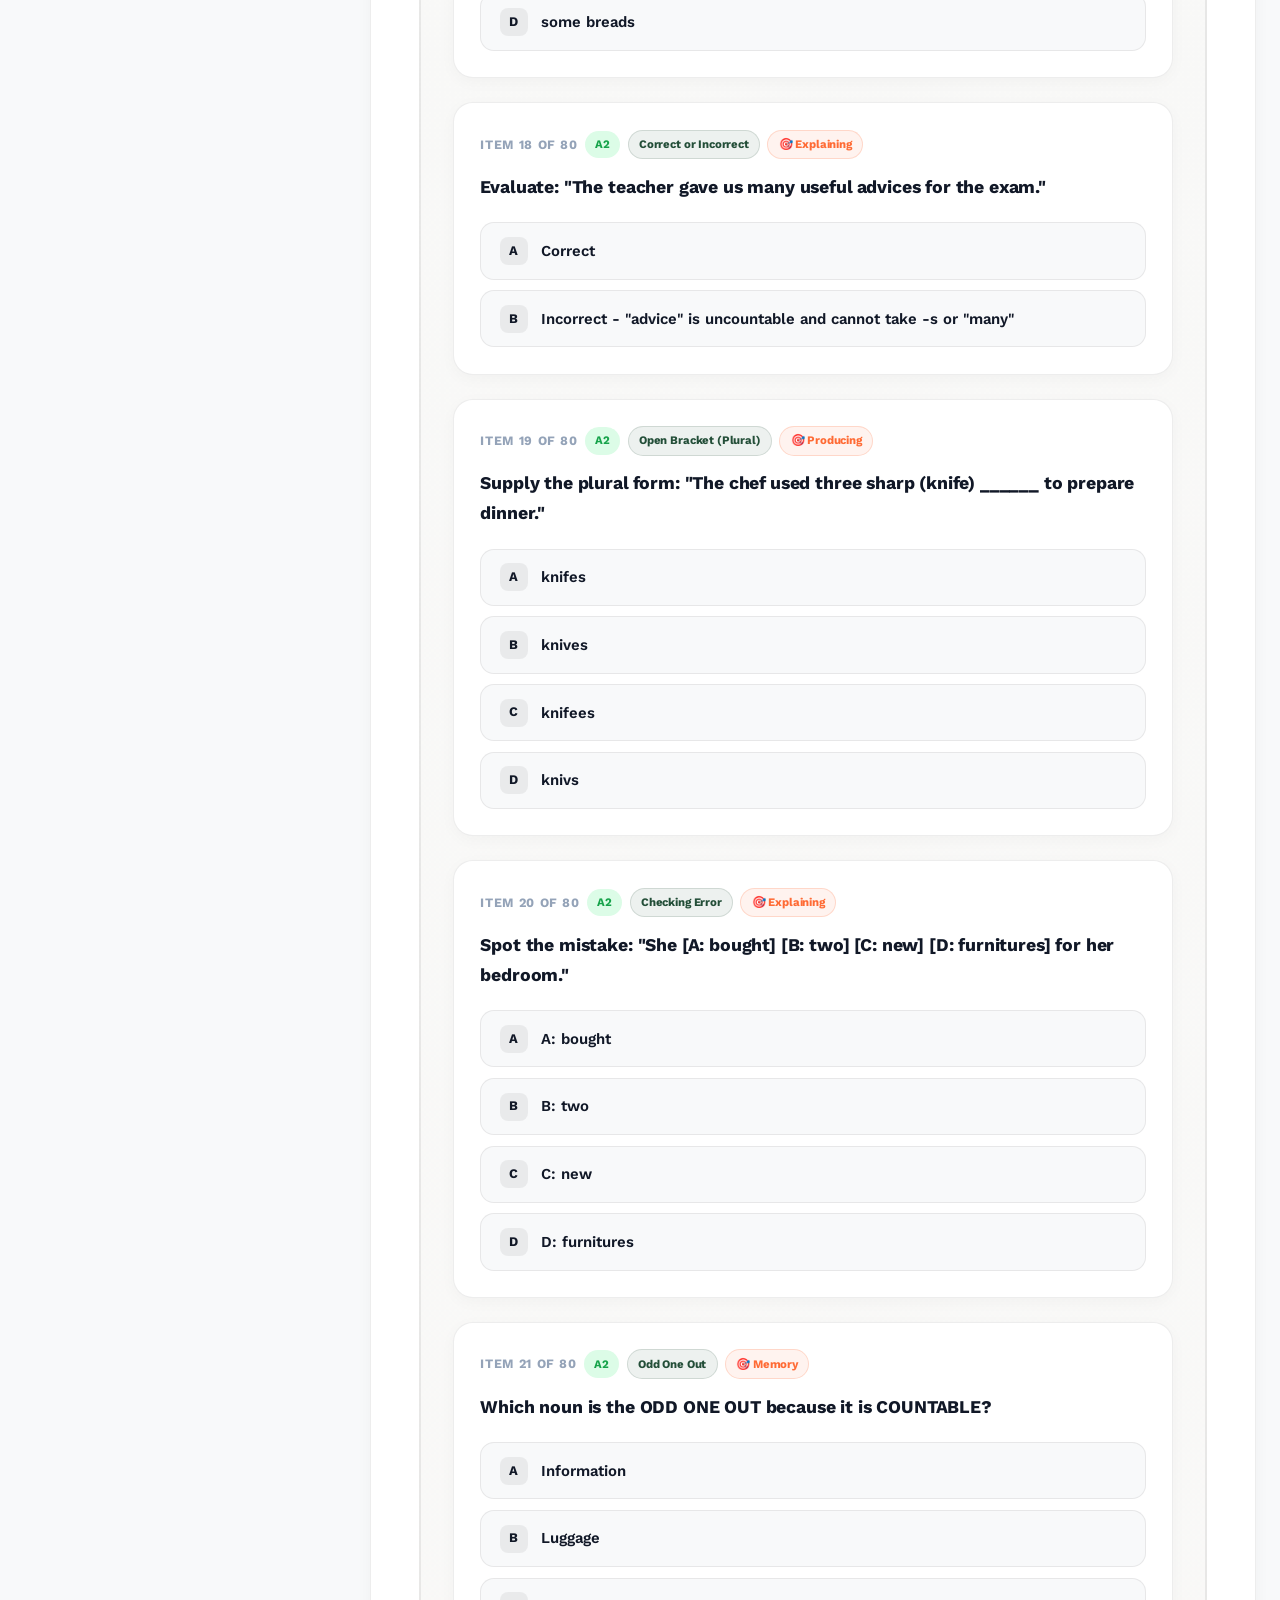
<file: grammar.html>
<!DOCTYPE html>
<html lang="km" data-theme="dark">
<head>
  <meta charset="UTF-8">
  <meta name="viewport" content="width=device-width, initial-scale=1, viewport-fit=cover">
  <title>មេរៀនវេយ្យាករណ៍ & តេស្តស្ដង់ដារអន្តរជាតិ (A1-C2) | Mr. OL English</title>
  <meta name="description" content="មេរៀនវេយ្យាករណ៍ភាសាអង់គ្លេសស្ដង់ដារពេញលេញ ចាប់ពីថ្នាក់នៃពាក្យ (Parts of Speech) រហូតដល់កាលទាំង ១២ (Tenses) និងទម្រង់ប្រយោគ ព្រមទាំងតេស្តស្ដង់ដារអន្តរជាតិ A1 ដល់ C2 ដោយលោកគ្រូ អ៊ូច អុល។">
  
  <!-- Favicon -->
  <link rel="icon" type="image/svg+xml" href="data:image/svg+xml,<svg xmlns='http://www.w3.org/2000/svg' viewBox='0 0 24 24' fill='%23FF6B35'><path d='M12 2L2 7l10 5 10-5-10-5zM2 17l10 5 10-5M2 12l10 5 10-5'/></svg>">
  
  <!-- Google Fonts: Kantumruy Pro, Koh Santepheap, Plus Jakarta Sans, Handwriting Fonts -->
  <link rel="preconnect" href="https://fonts.googleapis.com">
  <link rel="preconnect" href="https://fonts.gstatic.com" crossorigin>
  <link href="https://fonts.googleapis.com/css2?family=Kantumruy+Pro:ital,wght@0,300;0,400;0,500;0,600;0,700;1,400&family=Koh+Santepheap:wght@300;400;500;600;700&family=Plus+Jakarta+Sans:wght@300;400;500;600;700;800&family=Architects+Daughter&family=Caveat:wght@600;700&family=Kalam:wght@400;700&family=Patrick+Hand&display=swap" rel="stylesheet">

  <!-- CSS Stylesheets -->
  <link rel="stylesheet" href="css/animations.css">
  <link rel="stylesheet" href="css/style.css">
  <link rel="stylesheet" href="css/elearn-pro.css">
  <link rel="stylesheet" href="css/grammar-page.css">
  <link rel="stylesheet" href="css/responsive.css">
</head>
<body>

  <!-- Top Scroll Progress Bar -->
  <div id="scroll-progress"></div>

  <!-- ==========================================================================
       SITE HEADER & MAIN NAVBAR
       ========================================================================== -->
  <header id="site-header" class="site-header">
    <div class="container navbar">
      <!-- Professional Brand Logo (Apple-clean Aesthetic) -->
      <a href="index.html#home" class="brand-logo" aria-label="Mr. Ol Portfolio">
        <div class="brand-logo-elearn">
          <div class="brand-icon-elearn">
            <img src="assets/images/mr_ol_logo.jpg" alt="Mr. Ol Logo" class="brand-img-logo">
          </div>
          <div class="brand-title-wrap">
            <span class="brand-title-elearn">Mr. <span class="brand-ol-highlight">OL</span></span>
            <span class="brand-sub-badge">English</span>
          </div>
        </div>
      </a>

      <!-- Apple-inspired Clean Flat Categorized Navigation Bar -->
      <ul id="nav-menu" class="nav-menu">
        <!-- 1. ទំព័រដើម (Home) -->
        <li class="nav-item">
          <a href="index.html#home" class="nav-link">
            <span data-i18n="nav_home">ទំព័រដើម</span>
          </a>
        </li>

        <!-- 2. វគ្គសិក្សា (Learning Courses) -->
        <li class="nav-item has-dropdown learning-courses-item">
          <a href="index.html#courses" class="nav-link active">
            <span data-i18n="nav_learning_courses">វគ្គសិក្សា</span>
            <span class="nav-arrow">
              <svg width="10" height="10" viewBox="0 0 24 24" fill="none" stroke="currentColor" stroke-width="2.5" stroke-linecap="round" stroke-linejoin="round"><polyline points="6 9 12 15 18 9"></polyline></svg>
            </span>
          </a>

          <!-- Main Mega/Course Dropdown -->
          <div class="dropdown-menu dropdown-menu-courses">
            <div class="dropdown-group-header" data-i18n="header_skills_levels">ជំនាញ & កម្រិតសិក្សា • Skills & Levels</div>
            
            <!-- Sub Menu 1: Grammar (7 Master Modules) -->
            <div class="dropdown-item-nested">
              <a href="javascript:void(0)" class="dropdown-link nested-parent-link" data-skill="grammar">
                <span class="item-icon">
                  <svg width="16" height="16" viewBox="0 0 24 24" fill="none" stroke="currentColor" stroke-width="2.2" stroke-linecap="round" stroke-linejoin="round"><path d="M4 19.5A2.5 2.5 0 0 1 6.5 17H20"></path><path d="M6.5 2H20v20H6.5A2.5 2.5 0 0 1 4 19.5v-15A2.5 2.5 0 0 1 6.5 2z"></path><line x1="9" y1="7" x2="15" y2="7"></line><line x1="9" y1="11" x2="13" y2="11"></line></svg>
                </span>
                <span class="nested-link-text">
                  <span class="skill-name" data-i18n="skill_grammar">Grammar</span>
                  <span class="skill-subtext" data-i18n="skill_grammar_kh">វេយ្យាករណ៍</span>
                </span>
                <span class="nested-caret">
                  <svg width="12" height="12" viewBox="0 0 24 24" fill="none" stroke="currentColor" stroke-width="2.5" stroke-linecap="round" stroke-linejoin="round"><polyline points="9 18 15 12 9 6"></polyline></svg>
                </span>
              </a>

              <!-- 3rd Menu: Grammar Master Syllabus (7 Core Modules) -->
              <div class="sub-dropdown-menu sub-dropdown-grammar">
                <div class="sub-menu-header">
                  <span class="sub-header-title">Grammar Master Syllabus</span>
                  <span class="badge-cefr">7 Modules</span>
                </div>
                
                <div class="sub-grammar-list">
                  <!-- 1. Parts of Speech with 4th & 5th Level Flyout Submenu -->
                  <div class="sub-item-nested">
                    <a href="grammar.html?topic=nouns" class="grammar-menu-item nested-3rd-parent" data-grammar-topic="nouns" title="1. Parts of Speech">
                      <span class="grammar-num-badge">1</span>
                      <span class="grammar-item-content">
                        <span class="grammar-item-title">Parts of Speech</span>
                        <span class="grammar-item-sub">ថ្នាក់នៃពាក្យ (8 Word Classes)</span>
                      </span>
                      <span class="nested-caret-3rd">
                        <svg width="10" height="10" viewBox="0 0 24 24" fill="none" stroke="currentColor" stroke-width="2.5"><polyline points="9 18 15 12 9 6"></polyline></svg>
                      </span>
                    </a>

                    <!-- 4th Level Menu: Parts of Speech -->
                    <div class="sub-4th-dropdown-menu sub-3rd-dropdown-menu">
                      <div class="sub-menu-header">
                        <span class="sub-header-title">Parts of Speech</span>
                        <span class="badge-cefr">8 Classes</span>
                      </div>
                      <div class="sub-4th-grid">

                  <!-- 4th Level Item: Nouns (នាម) -->
                  <div class="sub-4th-item-nested">
                    <a href="grammar.html?topic=nouns" class="grammar-4th-link nested-4th-parent" data-grammar-topic="nouns" title="Nouns (នាម)">
                      <span class="g4-icon">📦</span>
                      <div class="g4-text">
                        <span class="g4-title">Nouns (នាម)</span>
                        <span class="g4-desc">Kinds, Sing/Plural, Countable & Uncountable</span>
                      </div>
                      <span class="nested-caret-4th">
                        <svg width="10" height="10" viewBox="0 0 24 24" fill="none" stroke="currentColor" stroke-width="2.5"><polyline points="9 18 15 12 9 6"></polyline></svg>
                      </span>
                    </a>
                    <!-- 5th Sub Menu: Lessons & Test with CEFR Levels (A1, A2, B1, B2, C1&C2) -->
                    <div class="sub-5th-dropdown-menu">
                      <div class="sub-5th-header">
                        <span class="sub-5th-title">📦 Nouns (នាម)</span>
                        <span class="sub-5th-badge">Syllabus &amp; Tests</span>
                      </div>
                      <div class="sub-5th-actions">
                        <!-- Action 1: Lessons -->
                        <a href="grammar.html?topic=nouns#sec-notesheet" class="btn-5th-action btn-5th-lesson" data-grammar-topic="nouns" data-target-section="lesson" title="Study Nouns (នាម)">
                          <span class="act-icon">📖</span>
                          <div class="act-body">
                            <span class="act-title">Lessons (មេរៀន)</span>
                            <span class="act-desc">Study Notes, Formulas, Rules &amp; Traps</span>
                          </div>
                          <span class="act-arrow">→</span>
                        </a>

                        <!-- Action 2: Test Categorized by CEFR Levels -->
                        <div class="sub-5th-test-block">
                          <div class="test-block-header">
                            <span class="tb-title">🎯 Test (តេស្តអនុវត្ត)</span>
                            <a href="grammar.html?topic=nouns&level=ALL#sec-tests" class="tb-all-link" data-grammar-topic="nouns" data-level="ALL" title="Practice all 80 standard questions">All (80 Qs)</a>
                          </div>
                          <div class="test-cefr-grid">
                            <a href="grammar.html?topic=nouns&level=A1#sec-tests" class="cefr-pill pill-a1" data-grammar-topic="nouns" data-level="A1" title="Nouns (នាម) - A1 Beginner Test">
                              <span class="pill-lvl">A1</span>
                              <span class="pill-name">Beginner</span>
                            </a>
                            <a href="grammar.html?topic=nouns&level=A2#sec-tests" class="cefr-pill pill-a2" data-grammar-topic="nouns" data-level="A2" title="Nouns (នាម) - A2 Elementary Test">
                              <span class="pill-lvl">A2</span>
                              <span class="pill-name">Elementary</span>
                            </a>
                            <a href="grammar.html?topic=nouns&level=B1#sec-tests" class="cefr-pill pill-b1" data-grammar-topic="nouns" data-level="B1" title="Nouns (នាម) - B1 Intermediate Test">
                              <span class="pill-lvl">B1</span>
                              <span class="pill-name">Intermediate</span>
                            </a>
                            <a href="grammar.html?topic=nouns&level=B2#sec-tests" class="cefr-pill pill-b2" data-grammar-topic="nouns" data-level="B2" title="Nouns (នាម) - B2 Upper-Intermediate Test">
                              <span class="pill-lvl">B2</span>
                              <span class="pill-name">Upper-Int</span>
                            </a>
                            <a href="grammar.html?topic=nouns&level=C1_C2#sec-tests" class="cefr-pill pill-c1c2" data-grammar-topic="nouns" data-level="C1_C2" title="Nouns (នាម) - C1 & C2 Advanced Test">
                              <span class="pill-lvl">C1 &amp; C2</span>
                              <span class="pill-name">Advanced</span>
                            </a>
                          </div>
                        </div>
                      </div>
                    </div>
                  </div>

                  <!-- 4th Level Item: Pronouns (សព្វនាម) -->
                  <div class="sub-4th-item-nested">
                    <a href="grammar.html?topic=pronouns" class="grammar-4th-link nested-4th-parent" data-grammar-topic="pronouns" title="Pronouns (សព្វនាម)">
                      <span class="g4-icon">👤</span>
                      <div class="g4-text">
                        <span class="g4-title">Pronouns (សព្វនាម)</span>
                        <span class="g4-desc">Definite (Subj/Obj/Poss/Refl) & Indefinite</span>
                      </div>
                      <span class="nested-caret-4th">
                        <svg width="10" height="10" viewBox="0 0 24 24" fill="none" stroke="currentColor" stroke-width="2.5"><polyline points="9 18 15 12 9 6"></polyline></svg>
                      </span>
                    </a>
                    <!-- 5th Sub Menu: Lessons & Test with CEFR Levels (A1, A2, B1, B2, C1&C2) -->
                    <div class="sub-5th-dropdown-menu">
                      <div class="sub-5th-header">
                        <span class="sub-5th-title">👤 Pronouns (សព្វនាម)</span>
                        <span class="sub-5th-badge">Syllabus &amp; Tests</span>
                      </div>
                      <div class="sub-5th-actions">
                        <!-- Action 1: Lessons -->
                        <a href="grammar.html?topic=pronouns#sec-notesheet" class="btn-5th-action btn-5th-lesson" data-grammar-topic="pronouns" data-target-section="lesson" title="Study Pronouns (សព្វនាម)">
                          <span class="act-icon">📖</span>
                          <div class="act-body">
                            <span class="act-title">Lessons (មេរៀន)</span>
                            <span class="act-desc">Study Notes, Formulas, Rules &amp; Traps</span>
                          </div>
                          <span class="act-arrow">→</span>
                        </a>

                        <!-- Action 2: Test Categorized by CEFR Levels -->
                        <div class="sub-5th-test-block">
                          <div class="test-block-header">
                            <span class="tb-title">🎯 Test (តេស្តអនុវត្ត)</span>
                            <a href="grammar.html?topic=pronouns&level=ALL#sec-tests" class="tb-all-link" data-grammar-topic="pronouns" data-level="ALL" title="Practice all 80 standard questions">All (80 Qs)</a>
                          </div>
                          <div class="test-cefr-grid">
                            <a href="grammar.html?topic=pronouns&level=A1#sec-tests" class="cefr-pill pill-a1" data-grammar-topic="pronouns" data-level="A1" title="Pronouns (សព្វនាម) - A1 Beginner Test">
                              <span class="pill-lvl">A1</span>
                              <span class="pill-name">Beginner</span>
                            </a>
                            <a href="grammar.html?topic=pronouns&level=A2#sec-tests" class="cefr-pill pill-a2" data-grammar-topic="pronouns" data-level="A2" title="Pronouns (សព្វនាម) - A2 Elementary Test">
                              <span class="pill-lvl">A2</span>
                              <span class="pill-name">Elementary</span>
                            </a>
                            <a href="grammar.html?topic=pronouns&level=B1#sec-tests" class="cefr-pill pill-b1" data-grammar-topic="pronouns" data-level="B1" title="Pronouns (សព្វនាម) - B1 Intermediate Test">
                              <span class="pill-lvl">B1</span>
                              <span class="pill-name">Intermediate</span>
                            </a>
                            <a href="grammar.html?topic=pronouns&level=B2#sec-tests" class="cefr-pill pill-b2" data-grammar-topic="pronouns" data-level="B2" title="Pronouns (សព្វនាម) - B2 Upper-Intermediate Test">
                              <span class="pill-lvl">B2</span>
                              <span class="pill-name">Upper-Int</span>
                            </a>
                            <a href="grammar.html?topic=pronouns&level=C1_C2#sec-tests" class="cefr-pill pill-c1c2" data-grammar-topic="pronouns" data-level="C1_C2" title="Pronouns (សព្វនាម) - C1 & C2 Advanced Test">
                              <span class="pill-lvl">C1 &amp; C2</span>
                              <span class="pill-name">Advanced</span>
                            </a>
                          </div>
                        </div>
                      </div>
                    </div>
                  </div>

                  <!-- 4th Level Item: Verbs (កិរិយាសព្ទ) -->
                  <div class="sub-4th-item-nested">
                    <a href="grammar.html?topic=verbs" class="grammar-4th-link nested-4th-parent" data-grammar-topic="verbs" title="Verbs (កិរិយាសព្ទ)">
                      <span class="g4-icon">⚡</span>
                      <div class="g4-text">
                        <span class="g4-title">Verbs (កិរិយាសព្ទ)</span>
                        <span class="g4-desc">Main, Modals, Finite, Transitive & Causatives</span>
                      </div>
                      <span class="nested-caret-4th">
                        <svg width="10" height="10" viewBox="0 0 24 24" fill="none" stroke="currentColor" stroke-width="2.5"><polyline points="9 18 15 12 9 6"></polyline></svg>
                      </span>
                    </a>
                    <!-- 5th Sub Menu: Lessons & Test with CEFR Levels (A1, A2, B1, B2, C1&C2) -->
                    <div class="sub-5th-dropdown-menu">
                      <div class="sub-5th-header">
                        <span class="sub-5th-title">⚡ Verbs (កិរិយាសព្ទ)</span>
                        <span class="sub-5th-badge">Syllabus &amp; Tests</span>
                      </div>
                      <div class="sub-5th-actions">
                        <!-- Action 1: Lessons -->
                        <a href="grammar.html?topic=verbs#sec-notesheet" class="btn-5th-action btn-5th-lesson" data-grammar-topic="verbs" data-target-section="lesson" title="Study Verbs (កិរិយាសព្ទ)">
                          <span class="act-icon">📖</span>
                          <div class="act-body">
                            <span class="act-title">Lessons (មេរៀន)</span>
                            <span class="act-desc">Study Notes, Formulas, Rules &amp; Traps</span>
                          </div>
                          <span class="act-arrow">→</span>
                        </a>

                        <!-- Action 2: Test Categorized by CEFR Levels -->
                        <div class="sub-5th-test-block">
                          <div class="test-block-header">
                            <span class="tb-title">🎯 Test (តេស្តអនុវត្ត)</span>
                            <a href="grammar.html?topic=verbs&level=ALL#sec-tests" class="tb-all-link" data-grammar-topic="verbs" data-level="ALL" title="Practice all 80 standard questions">All (80 Qs)</a>
                          </div>
                          <div class="test-cefr-grid">
                            <a href="grammar.html?topic=verbs&level=A1#sec-tests" class="cefr-pill pill-a1" data-grammar-topic="verbs" data-level="A1" title="Verbs (កិរិយាសព្ទ) - A1 Beginner Test">
                              <span class="pill-lvl">A1</span>
                              <span class="pill-name">Beginner</span>
                            </a>
                            <a href="grammar.html?topic=verbs&level=A2#sec-tests" class="cefr-pill pill-a2" data-grammar-topic="verbs" data-level="A2" title="Verbs (កិរិយាសព្ទ) - A2 Elementary Test">
                              <span class="pill-lvl">A2</span>
                              <span class="pill-name">Elementary</span>
                            </a>
                            <a href="grammar.html?topic=verbs&level=B1#sec-tests" class="cefr-pill pill-b1" data-grammar-topic="verbs" data-level="B1" title="Verbs (កិរិយាសព្ទ) - B1 Intermediate Test">
                              <span class="pill-lvl">B1</span>
                              <span class="pill-name">Intermediate</span>
                            </a>
                            <a href="grammar.html?topic=verbs&level=B2#sec-tests" class="cefr-pill pill-b2" data-grammar-topic="verbs" data-level="B2" title="Verbs (កិរិយាសព្ទ) - B2 Upper-Intermediate Test">
                              <span class="pill-lvl">B2</span>
                              <span class="pill-name">Upper-Int</span>
                            </a>
                            <a href="grammar.html?topic=verbs&level=C1_C2#sec-tests" class="cefr-pill pill-c1c2" data-grammar-topic="verbs" data-level="C1_C2" title="Verbs (កិរិយាសព្ទ) - C1 & C2 Advanced Test">
                              <span class="pill-lvl">C1 &amp; C2</span>
                              <span class="pill-name">Advanced</span>
                            </a>
                          </div>
                        </div>
                      </div>
                    </div>
                  </div>

                  <!-- 4th Level Item: Adverbs (គុណកិរិយា) -->
                  <div class="sub-4th-item-nested">
                    <a href="grammar.html?topic=adverbs" class="grammar-4th-link nested-4th-parent" data-grammar-topic="adverbs" title="Adverbs (គុណកិរិយា)">
                      <span class="g4-icon">🚀</span>
                      <div class="g4-text">
                        <span class="g4-title">Adverbs (គុណកិរិយា)</span>
                        <span class="g4-desc">Meaning, Formation, Use, Kinds & Exceptions</span>
                      </div>
                      <span class="nested-caret-4th">
                        <svg width="10" height="10" viewBox="0 0 24 24" fill="none" stroke="currentColor" stroke-width="2.5"><polyline points="9 18 15 12 9 6"></polyline></svg>
                      </span>
                    </a>
                    <!-- 5th Sub Menu: Lessons & Test with CEFR Levels (A1, A2, B1, B2, C1&C2) -->
                    <div class="sub-5th-dropdown-menu">
                      <div class="sub-5th-header">
                        <span class="sub-5th-title">🚀 Adverbs (គុណកិរិយា)</span>
                        <span class="sub-5th-badge">Syllabus &amp; Tests</span>
                      </div>
                      <div class="sub-5th-actions">
                        <!-- Action 1: Lessons -->
                        <a href="grammar.html?topic=adverbs#sec-notesheet" class="btn-5th-action btn-5th-lesson" data-grammar-topic="adverbs" data-target-section="lesson" title="Study Adverbs (គុណកិរិយា)">
                          <span class="act-icon">📖</span>
                          <div class="act-body">
                            <span class="act-title">Lessons (មេរៀន)</span>
                            <span class="act-desc">Study Notes, Formulas, Rules &amp; Traps</span>
                          </div>
                          <span class="act-arrow">→</span>
                        </a>

                        <!-- Action 2: Test Categorized by CEFR Levels -->
                        <div class="sub-5th-test-block">
                          <div class="test-block-header">
                            <span class="tb-title">🎯 Test (តេស្តអនុវត្ត)</span>
                            <a href="grammar.html?topic=adverbs&level=ALL#sec-tests" class="tb-all-link" data-grammar-topic="adverbs" data-level="ALL" title="Practice all 80 standard questions">All (80 Qs)</a>
                          </div>
                          <div class="test-cefr-grid">
                            <a href="grammar.html?topic=adverbs&level=A1#sec-tests" class="cefr-pill pill-a1" data-grammar-topic="adverbs" data-level="A1" title="Adverbs (គុណកិរិយា) - A1 Beginner Test">
                              <span class="pill-lvl">A1</span>
                              <span class="pill-name">Beginner</span>
                            </a>
                            <a href="grammar.html?topic=adverbs&level=A2#sec-tests" class="cefr-pill pill-a2" data-grammar-topic="adverbs" data-level="A2" title="Adverbs (គុណកិរិយា) - A2 Elementary Test">
                              <span class="pill-lvl">A2</span>
                              <span class="pill-name">Elementary</span>
                            </a>
                            <a href="grammar.html?topic=adverbs&level=B1#sec-tests" class="cefr-pill pill-b1" data-grammar-topic="adverbs" data-level="B1" title="Adverbs (គុណកិរិយា) - B1 Intermediate Test">
                              <span class="pill-lvl">B1</span>
                              <span class="pill-name">Intermediate</span>
                            </a>
                            <a href="grammar.html?topic=adverbs&level=B2#sec-tests" class="cefr-pill pill-b2" data-grammar-topic="adverbs" data-level="B2" title="Adverbs (គុណកិរិយា) - B2 Upper-Intermediate Test">
                              <span class="pill-lvl">B2</span>
                              <span class="pill-name">Upper-Int</span>
                            </a>
                            <a href="grammar.html?topic=adverbs&level=C1_C2#sec-tests" class="cefr-pill pill-c1c2" data-grammar-topic="adverbs" data-level="C1_C2" title="Adverbs (គុណកិរិយា) - C1 & C2 Advanced Test">
                              <span class="pill-lvl">C1 &amp; C2</span>
                              <span class="pill-name">Advanced</span>
                            </a>
                          </div>
                        </div>
                      </div>
                    </div>
                  </div>

                  <!-- 4th Level Item: Adjectives (គុណនាម) -->
                  <div class="sub-4th-item-nested">
                    <a href="grammar.html?topic=adjectives" class="grammar-4th-link nested-4th-parent" data-grammar-topic="adjectives" title="Adjectives (គុណនាម)">
                      <span class="g4-icon">🎨</span>
                      <div class="g4-text">
                        <span class="g4-title">Adjectives (គុណនាម)</span>
                        <span class="g4-desc">Visual Summary, OSASCOMP Order & Rules</span>
                      </div>
                      <span class="nested-caret-4th">
                        <svg width="10" height="10" viewBox="0 0 24 24" fill="none" stroke="currentColor" stroke-width="2.5"><polyline points="9 18 15 12 9 6"></polyline></svg>
                      </span>
                    </a>
                    <!-- 5th Sub Menu: Lessons & Test with CEFR Levels (A1, A2, B1, B2, C1&C2) -->
                    <div class="sub-5th-dropdown-menu">
                      <div class="sub-5th-header">
                        <span class="sub-5th-title">🎨 Adjectives (គុណនាម)</span>
                        <span class="sub-5th-badge">Syllabus &amp; Tests</span>
                      </div>
                      <div class="sub-5th-actions">
                        <!-- Action 1: Lessons -->
                        <a href="grammar.html?topic=adjectives#sec-notesheet" class="btn-5th-action btn-5th-lesson" data-grammar-topic="adjectives" data-target-section="lesson" title="Study Adjectives (គុណនាម)">
                          <span class="act-icon">📖</span>
                          <div class="act-body">
                            <span class="act-title">Lessons (មេរៀន)</span>
                            <span class="act-desc">Study Notes, Formulas, Rules &amp; Traps</span>
                          </div>
                          <span class="act-arrow">→</span>
                        </a>

                        <!-- Action 2: Test Categorized by CEFR Levels -->
                        <div class="sub-5th-test-block">
                          <div class="test-block-header">
                            <span class="tb-title">🎯 Test (តេស្តអនុវត្ត)</span>
                            <a href="grammar.html?topic=adjectives&level=ALL#sec-tests" class="tb-all-link" data-grammar-topic="adjectives" data-level="ALL" title="Practice all 80 standard questions">All (80 Qs)</a>
                          </div>
                          <div class="test-cefr-grid">
                            <a href="grammar.html?topic=adjectives&level=A1#sec-tests" class="cefr-pill pill-a1" data-grammar-topic="adjectives" data-level="A1" title="Adjectives (គុណនាម) - A1 Beginner Test">
                              <span class="pill-lvl">A1</span>
                              <span class="pill-name">Beginner</span>
                            </a>
                            <a href="grammar.html?topic=adjectives&level=A2#sec-tests" class="cefr-pill pill-a2" data-grammar-topic="adjectives" data-level="A2" title="Adjectives (គុណនាម) - A2 Elementary Test">
                              <span class="pill-lvl">A2</span>
                              <span class="pill-name">Elementary</span>
                            </a>
                            <a href="grammar.html?topic=adjectives&level=B1#sec-tests" class="cefr-pill pill-b1" data-grammar-topic="adjectives" data-level="B1" title="Adjectives (គុណនាម) - B1 Intermediate Test">
                              <span class="pill-lvl">B1</span>
                              <span class="pill-name">Intermediate</span>
                            </a>
                            <a href="grammar.html?topic=adjectives&level=B2#sec-tests" class="cefr-pill pill-b2" data-grammar-topic="adjectives" data-level="B2" title="Adjectives (គុណនាម) - B2 Upper-Intermediate Test">
                              <span class="pill-lvl">B2</span>
                              <span class="pill-name">Upper-Int</span>
                            </a>
                            <a href="grammar.html?topic=adjectives&level=C1_C2#sec-tests" class="cefr-pill pill-c1c2" data-grammar-topic="adjectives" data-level="C1_C2" title="Adjectives (គុណនាម) - C1 & C2 Advanced Test">
                              <span class="pill-lvl">C1 &amp; C2</span>
                              <span class="pill-name">Advanced</span>
                            </a>
                          </div>
                        </div>
                      </div>
                    </div>
                  </div>

                  <!-- 4th Level Item: Prepositions (ធៀបសព្វ) -->
                  <div class="sub-4th-item-nested">
                    <a href="grammar.html?topic=prepositions" class="grammar-4th-link nested-4th-parent" data-grammar-topic="prepositions" title="Prepositions (ធៀបសព្វ)">
                      <span class="g4-icon">📍</span>
                      <div class="g4-text">
                        <span class="g4-title">Prepositions (ធៀបសព្វ)</span>
                        <span class="g4-desc">Visual Summary, In/On/At Triangle & Rules</span>
                      </div>
                      <span class="nested-caret-4th">
                        <svg width="10" height="10" viewBox="0 0 24 24" fill="none" stroke="currentColor" stroke-width="2.5"><polyline points="9 18 15 12 9 6"></polyline></svg>
                      </span>
                    </a>
                    <!-- 5th Sub Menu: Lessons & Test with CEFR Levels (A1, A2, B1, B2, C1&C2) -->
                    <div class="sub-5th-dropdown-menu">
                      <div class="sub-5th-header">
                        <span class="sub-5th-title">📍 Prepositions (ធៀបសព្វ)</span>
                        <span class="sub-5th-badge">Syllabus &amp; Tests</span>
                      </div>
                      <div class="sub-5th-actions">
                        <!-- Action 1: Lessons -->
                        <a href="grammar.html?topic=prepositions#sec-notesheet" class="btn-5th-action btn-5th-lesson" data-grammar-topic="prepositions" data-target-section="lesson" title="Study Prepositions (ធៀបសព្វ)">
                          <span class="act-icon">📖</span>
                          <div class="act-body">
                            <span class="act-title">Lessons (មេរៀន)</span>
                            <span class="act-desc">Study Notes, Formulas, Rules &amp; Traps</span>
                          </div>
                          <span class="act-arrow">→</span>
                        </a>

                        <!-- Action 2: Test Categorized by CEFR Levels -->
                        <div class="sub-5th-test-block">
                          <div class="test-block-header">
                            <span class="tb-title">🎯 Test (តេស្តអនុវត្ត)</span>
                            <a href="grammar.html?topic=prepositions&level=ALL#sec-tests" class="tb-all-link" data-grammar-topic="prepositions" data-level="ALL" title="Practice all 80 standard questions">All (80 Qs)</a>
                          </div>
                          <div class="test-cefr-grid">
                            <a href="grammar.html?topic=prepositions&level=A1#sec-tests" class="cefr-pill pill-a1" data-grammar-topic="prepositions" data-level="A1" title="Prepositions (ធៀបសព្វ) - A1 Beginner Test">
                              <span class="pill-lvl">A1</span>
                              <span class="pill-name">Beginner</span>
                            </a>
                            <a href="grammar.html?topic=prepositions&level=A2#sec-tests" class="cefr-pill pill-a2" data-grammar-topic="prepositions" data-level="A2" title="Prepositions (ធៀបសព្វ) - A2 Elementary Test">
                              <span class="pill-lvl">A2</span>
                              <span class="pill-name">Elementary</span>
                            </a>
                            <a href="grammar.html?topic=prepositions&level=B1#sec-tests" class="cefr-pill pill-b1" data-grammar-topic="prepositions" data-level="B1" title="Prepositions (ធៀបសព្វ) - B1 Intermediate Test">
                              <span class="pill-lvl">B1</span>
                              <span class="pill-name">Intermediate</span>
                            </a>
                            <a href="grammar.html?topic=prepositions&level=B2#sec-tests" class="cefr-pill pill-b2" data-grammar-topic="prepositions" data-level="B2" title="Prepositions (ធៀបសព្វ) - B2 Upper-Intermediate Test">
                              <span class="pill-lvl">B2</span>
                              <span class="pill-name">Upper-Int</span>
                            </a>
                            <a href="grammar.html?topic=prepositions&level=C1_C2#sec-tests" class="cefr-pill pill-c1c2" data-grammar-topic="prepositions" data-level="C1_C2" title="Prepositions (ធៀបសព្វ) - C1 & C2 Advanced Test">
                              <span class="pill-lvl">C1 &amp; C2</span>
                              <span class="pill-name">Advanced</span>
                            </a>
                          </div>
                        </div>
                      </div>
                    </div>
                  </div>

                  <!-- 4th Level Item: Conjunctions (ឈ្នាប់) -->
                  <div class="sub-4th-item-nested">
                    <a href="grammar.html?topic=conjunctions" class="grammar-4th-link nested-4th-parent" data-grammar-topic="conjunctions" title="Conjunctions (ឈ្នាប់)">
                      <span class="g4-icon">🔗</span>
                      <div class="g4-text">
                        <span class="g4-title">Conjunctions (ឈ្នាប់)</span>
                        <span class="g4-desc">Visual Summary, FANBOYS, Subordinating & Pairs</span>
                      </div>
                      <span class="nested-caret-4th">
                        <svg width="10" height="10" viewBox="0 0 24 24" fill="none" stroke="currentColor" stroke-width="2.5"><polyline points="9 18 15 12 9 6"></polyline></svg>
                      </span>
                    </a>
                    <!-- 5th Sub Menu: Lessons & Test with CEFR Levels (A1, A2, B1, B2, C1&C2) -->
                    <div class="sub-5th-dropdown-menu">
                      <div class="sub-5th-header">
                        <span class="sub-5th-title">🔗 Conjunctions (ឈ្នាប់)</span>
                        <span class="sub-5th-badge">Syllabus &amp; Tests</span>
                      </div>
                      <div class="sub-5th-actions">
                        <!-- Action 1: Lessons -->
                        <a href="grammar.html?topic=conjunctions#sec-notesheet" class="btn-5th-action btn-5th-lesson" data-grammar-topic="conjunctions" data-target-section="lesson" title="Study Conjunctions (ឈ្នាប់)">
                          <span class="act-icon">📖</span>
                          <div class="act-body">
                            <span class="act-title">Lessons (មេរៀន)</span>
                            <span class="act-desc">Study Notes, Formulas, Rules &amp; Traps</span>
                          </div>
                          <span class="act-arrow">→</span>
                        </a>

                        <!-- Action 2: Test Categorized by CEFR Levels -->
                        <div class="sub-5th-test-block">
                          <div class="test-block-header">
                            <span class="tb-title">🎯 Test (តេស្តអនុវត្ត)</span>
                            <a href="grammar.html?topic=conjunctions&level=ALL#sec-tests" class="tb-all-link" data-grammar-topic="conjunctions" data-level="ALL" title="Practice all 80 standard questions">All (80 Qs)</a>
                          </div>
                          <div class="test-cefr-grid">
                            <a href="grammar.html?topic=conjunctions&level=A1#sec-tests" class="cefr-pill pill-a1" data-grammar-topic="conjunctions" data-level="A1" title="Conjunctions (ឈ្នាប់) - A1 Beginner Test">
                              <span class="pill-lvl">A1</span>
                              <span class="pill-name">Beginner</span>
                            </a>
                            <a href="grammar.html?topic=conjunctions&level=A2#sec-tests" class="cefr-pill pill-a2" data-grammar-topic="conjunctions" data-level="A2" title="Conjunctions (ឈ្នាប់) - A2 Elementary Test">
                              <span class="pill-lvl">A2</span>
                              <span class="pill-name">Elementary</span>
                            </a>
                            <a href="grammar.html?topic=conjunctions&level=B1#sec-tests" class="cefr-pill pill-b1" data-grammar-topic="conjunctions" data-level="B1" title="Conjunctions (ឈ្នាប់) - B1 Intermediate Test">
                              <span class="pill-lvl">B1</span>
                              <span class="pill-name">Intermediate</span>
                            </a>
                            <a href="grammar.html?topic=conjunctions&level=B2#sec-tests" class="cefr-pill pill-b2" data-grammar-topic="conjunctions" data-level="B2" title="Conjunctions (ឈ្នាប់) - B2 Upper-Intermediate Test">
                              <span class="pill-lvl">B2</span>
                              <span class="pill-name">Upper-Int</span>
                            </a>
                            <a href="grammar.html?topic=conjunctions&level=C1_C2#sec-tests" class="cefr-pill pill-c1c2" data-grammar-topic="conjunctions" data-level="C1_C2" title="Conjunctions (ឈ្នាប់) - C1 & C2 Advanced Test">
                              <span class="pill-lvl">C1 &amp; C2</span>
                              <span class="pill-name">Advanced</span>
                            </a>
                          </div>
                        </div>
                      </div>
                    </div>
                  </div>

                  <!-- 4th Level Item: Interjections (ឧទានសព្ទ) -->
                  <div class="sub-4th-item-nested">
                    <a href="grammar.html?topic=interjections" class="grammar-4th-link nested-4th-parent" data-grammar-topic="interjections" title="Interjections (ឧទានសព្ទ)">
                      <span class="g4-icon">💥</span>
                      <div class="g4-text">
                        <span class="g4-title">Interjections (ឧទានសព្ទ)</span>
                        <span class="g4-desc">Visual Summary, Emotions, Punctuations & Use</span>
                      </div>
                      <span class="nested-caret-4th">
                        <svg width="10" height="10" viewBox="0 0 24 24" fill="none" stroke="currentColor" stroke-width="2.5"><polyline points="9 18 15 12 9 6"></polyline></svg>
                      </span>
                    </a>
                    <!-- 5th Sub Menu: Lessons & Test with CEFR Levels (A1, A2, B1, B2, C1&C2) -->
                    <div class="sub-5th-dropdown-menu">
                      <div class="sub-5th-header">
                        <span class="sub-5th-title">💥 Interjections (ឧទានសព្ទ)</span>
                        <span class="sub-5th-badge">Syllabus &amp; Tests</span>
                      </div>
                      <div class="sub-5th-actions">
                        <!-- Action 1: Lessons -->
                        <a href="grammar.html?topic=interjections#sec-notesheet" class="btn-5th-action btn-5th-lesson" data-grammar-topic="interjections" data-target-section="lesson" title="Study Interjections (ឧទានសព្ទ)">
                          <span class="act-icon">📖</span>
                          <div class="act-body">
                            <span class="act-title">Lessons (មេរៀន)</span>
                            <span class="act-desc">Study Notes, Formulas, Rules &amp; Traps</span>
                          </div>
                          <span class="act-arrow">→</span>
                        </a>

                        <!-- Action 2: Test Categorized by CEFR Levels -->
                        <div class="sub-5th-test-block">
                          <div class="test-block-header">
                            <span class="tb-title">🎯 Test (តេស្តអនុវត្ត)</span>
                            <a href="grammar.html?topic=interjections&level=ALL#sec-tests" class="tb-all-link" data-grammar-topic="interjections" data-level="ALL" title="Practice all 80 standard questions">All (80 Qs)</a>
                          </div>
                          <div class="test-cefr-grid">
                            <a href="grammar.html?topic=interjections&level=A1#sec-tests" class="cefr-pill pill-a1" data-grammar-topic="interjections" data-level="A1" title="Interjections (ឧទានសព្ទ) - A1 Beginner Test">
                              <span class="pill-lvl">A1</span>
                              <span class="pill-name">Beginner</span>
                            </a>
                            <a href="grammar.html?topic=interjections&level=A2#sec-tests" class="cefr-pill pill-a2" data-grammar-topic="interjections" data-level="A2" title="Interjections (ឧទានសព្ទ) - A2 Elementary Test">
                              <span class="pill-lvl">A2</span>
                              <span class="pill-name">Elementary</span>
                            </a>
                            <a href="grammar.html?topic=interjections&level=B1#sec-tests" class="cefr-pill pill-b1" data-grammar-topic="interjections" data-level="B1" title="Interjections (ឧទានសព្ទ) - B1 Intermediate Test">
                              <span class="pill-lvl">B1</span>
                              <span class="pill-name">Intermediate</span>
                            </a>
                            <a href="grammar.html?topic=interjections&level=B2#sec-tests" class="cefr-pill pill-b2" data-grammar-topic="interjections" data-level="B2" title="Interjections (ឧទានសព្ទ) - B2 Upper-Intermediate Test">
                              <span class="pill-lvl">B2</span>
                              <span class="pill-name">Upper-Int</span>
                            </a>
                            <a href="grammar.html?topic=interjections&level=C1_C2#sec-tests" class="cefr-pill pill-c1c2" data-grammar-topic="interjections" data-level="C1_C2" title="Interjections (ឧទានសព្ទ) - C1 & C2 Advanced Test">
                              <span class="pill-lvl">C1 &amp; C2</span>
                              <span class="pill-name">Advanced</span>
                            </a>
                          </div>
                        </div>
                      </div>
                    </div>
                  </div>
                      </div>
                    </div>
                  </div>

                  <!-- 2. Articles (ឧបបទ) with 4th & 5th Level Flyout Submenu -->
                  <div class="sub-item-nested">
                    <a href="grammar.html?topic=articles" class="grammar-menu-item nested-3rd-parent" data-grammar-topic="articles" title="2. Articles (ឧបបទ)">
                      <span class="grammar-num-badge">2</span>
                      <span class="grammar-item-content">
                        <span class="grammar-item-title">Articles (ឧបបទ)</span>
                        <span class="grammar-item-sub">The, A/An & Zero Articles (Ø)</span>
                      </span>
                      <span class="nested-caret-3rd">
                        <svg width="10" height="10" viewBox="0 0 24 24" fill="none" stroke="currentColor" stroke-width="2.5"><polyline points="9 18 15 12 9 6"></polyline></svg>
                      </span>
                    </a>

                    <!-- 4th Level Menu: Articles (ឧបបទ) -->
                    <div class="sub-4th-dropdown-menu sub-3rd-dropdown-menu">
                      <div class="sub-menu-header">
                        <span class="sub-header-title">Articles (ឧបបទ)</span>
                        <span class="badge-cefr">Articles</span>
                      </div>
                      <div class="sub-4th-grid">

                  <!-- 4th Level Item: Articles (A, An, The & Ø) -->
                  <div class="sub-4th-item-nested">
                    <a href="grammar.html?topic=articles" class="grammar-4th-link nested-4th-parent" data-grammar-topic="articles" title="Articles (A, An, The & Ø)">
                      <span class="g4-icon">📰</span>
                      <div class="g4-text">
                        <span class="g4-title">Articles (A, An, The & Ø)</span>
                        <span class="g4-desc">Definite, Indefinite & Zero Article Rules</span>
                      </div>
                      <span class="nested-caret-4th">
                        <svg width="10" height="10" viewBox="0 0 24 24" fill="none" stroke="currentColor" stroke-width="2.5"><polyline points="9 18 15 12 9 6"></polyline></svg>
                      </span>
                    </a>
                    <!-- 5th Sub Menu: Lessons & Test with CEFR Levels (A1, A2, B1, B2, C1&C2) -->
                    <div class="sub-5th-dropdown-menu">
                      <div class="sub-5th-header">
                        <span class="sub-5th-title">📰 Articles (A, An, The & Ø)</span>
                        <span class="sub-5th-badge">Syllabus &amp; Tests</span>
                      </div>
                      <div class="sub-5th-actions">
                        <!-- Action 1: Lessons -->
                        <a href="grammar.html?topic=articles#sec-notesheet" class="btn-5th-action btn-5th-lesson" data-grammar-topic="articles" data-target-section="lesson" title="Study Articles (A, An, The & Ø)">
                          <span class="act-icon">📖</span>
                          <div class="act-body">
                            <span class="act-title">Lessons (មេរៀន)</span>
                            <span class="act-desc">Study Notes, Formulas, Rules &amp; Traps</span>
                          </div>
                          <span class="act-arrow">→</span>
                        </a>

                        <!-- Action 2: Test Categorized by CEFR Levels -->
                        <div class="sub-5th-test-block">
                          <div class="test-block-header">
                            <span class="tb-title">🎯 Test (តេស្តអនុវត្ត)</span>
                            <a href="grammar.html?topic=articles&level=ALL#sec-tests" class="tb-all-link" data-grammar-topic="articles" data-level="ALL" title="Practice all 80 standard questions">All (80 Qs)</a>
                          </div>
                          <div class="test-cefr-grid">
                            <a href="grammar.html?topic=articles&level=A1#sec-tests" class="cefr-pill pill-a1" data-grammar-topic="articles" data-level="A1" title="Articles (A, An, The & Ø) - A1 Beginner Test">
                              <span class="pill-lvl">A1</span>
                              <span class="pill-name">Beginner</span>
                            </a>
                            <a href="grammar.html?topic=articles&level=A2#sec-tests" class="cefr-pill pill-a2" data-grammar-topic="articles" data-level="A2" title="Articles (A, An, The & Ø) - A2 Elementary Test">
                              <span class="pill-lvl">A2</span>
                              <span class="pill-name">Elementary</span>
                            </a>
                            <a href="grammar.html?topic=articles&level=B1#sec-tests" class="cefr-pill pill-b1" data-grammar-topic="articles" data-level="B1" title="Articles (A, An, The & Ø) - B1 Intermediate Test">
                              <span class="pill-lvl">B1</span>
                              <span class="pill-name">Intermediate</span>
                            </a>
                            <a href="grammar.html?topic=articles&level=B2#sec-tests" class="cefr-pill pill-b2" data-grammar-topic="articles" data-level="B2" title="Articles (A, An, The & Ø) - B2 Upper-Intermediate Test">
                              <span class="pill-lvl">B2</span>
                              <span class="pill-name">Upper-Int</span>
                            </a>
                            <a href="grammar.html?topic=articles&level=C1_C2#sec-tests" class="cefr-pill pill-c1c2" data-grammar-topic="articles" data-level="C1_C2" title="Articles (A, An, The & Ø) - C1 & C2 Advanced Test">
                              <span class="pill-lvl">C1 &amp; C2</span>
                              <span class="pill-name">Advanced</span>
                            </a>
                          </div>
                        </div>
                      </div>
                    </div>
                  </div>
                      </div>
                    </div>
                  </div>

                  <!-- 3. English Tenses (កាលទាំង ១២) with 4th & 5th Level Flyout Submenu -->
                  <div class="sub-item-nested">
                    <a href="grammar.html?topic=tenses_present" class="grammar-menu-item nested-3rd-parent" data-grammar-topic="tenses_present" title="3. English Tenses (កាលទាំង ១២)">
                      <span class="grammar-num-badge">3</span>
                      <span class="grammar-item-content">
                        <span class="grammar-item-title">English Tenses (កាលទាំង ១២)</span>
                        <span class="grammar-item-sub">Present, Past & Future Tenses</span>
                      </span>
                      <span class="nested-caret-3rd">
                        <svg width="10" height="10" viewBox="0 0 24 24" fill="none" stroke="currentColor" stroke-width="2.5"><polyline points="9 18 15 12 9 6"></polyline></svg>
                      </span>
                    </a>

                    <!-- 4th Level Menu: English Tenses (កាលទាំង ១២) -->
                    <div class="sub-4th-dropdown-menu sub-3rd-dropdown-menu">
                      <div class="sub-menu-header">
                        <span class="sub-header-title">English Tenses (កាលទាំង ១២)</span>
                        <span class="badge-cefr">12 Tenses</span>
                      </div>
                      <div class="sub-4th-grid">

                  <!-- 4th Level Item: Present Tenses (បច្ចុប្បន្ន) -->
                  <div class="sub-4th-item-nested">
                    <a href="grammar.html?topic=tenses_present" class="grammar-4th-link nested-4th-parent" data-grammar-topic="tenses_present" title="Present Tenses (បច្ចុប្បន្ន)">
                      <span class="g4-icon">🟢</span>
                      <div class="g4-text">
                        <span class="g4-title">Present Tenses (បច្ចុប្បន្ន)</span>
                        <span class="g4-desc">Simple, Continuous, Perfect, Perfect Continuous</span>
                      </div>
                      <span class="nested-caret-4th">
                        <svg width="10" height="10" viewBox="0 0 24 24" fill="none" stroke="currentColor" stroke-width="2.5"><polyline points="9 18 15 12 9 6"></polyline></svg>
                      </span>
                    </a>
                    <!-- 5th Sub Menu: Lessons & Test with CEFR Levels (A1, A2, B1, B2, C1&C2) -->
                    <div class="sub-5th-dropdown-menu">
                      <div class="sub-5th-header">
                        <span class="sub-5th-title">🟢 Present Tenses (បច្ចុប្បន្ន)</span>
                        <span class="sub-5th-badge">Syllabus &amp; Tests</span>
                      </div>
                      <div class="sub-5th-actions">
                        <!-- Action 1: Lessons -->
                        <a href="grammar.html?topic=tenses_present#sec-notesheet" class="btn-5th-action btn-5th-lesson" data-grammar-topic="tenses_present" data-target-section="lesson" title="Study Present Tenses (បច្ចុប្បន្ន)">
                          <span class="act-icon">📖</span>
                          <div class="act-body">
                            <span class="act-title">Lessons (មេរៀន)</span>
                            <span class="act-desc">Study Notes, Formulas, Rules &amp; Traps</span>
                          </div>
                          <span class="act-arrow">→</span>
                        </a>

                        <!-- Action 2: Test Categorized by CEFR Levels -->
                        <div class="sub-5th-test-block">
                          <div class="test-block-header">
                            <span class="tb-title">🎯 Test (តេស្តអនុវត្ត)</span>
                            <a href="grammar.html?topic=tenses_present&level=ALL#sec-tests" class="tb-all-link" data-grammar-topic="tenses_present" data-level="ALL" title="Practice all 80 standard questions">All (80 Qs)</a>
                          </div>
                          <div class="test-cefr-grid">
                            <a href="grammar.html?topic=tenses_present&level=A1#sec-tests" class="cefr-pill pill-a1" data-grammar-topic="tenses_present" data-level="A1" title="Present Tenses (បច្ចុប្បន្ន) - A1 Beginner Test">
                              <span class="pill-lvl">A1</span>
                              <span class="pill-name">Beginner</span>
                            </a>
                            <a href="grammar.html?topic=tenses_present&level=A2#sec-tests" class="cefr-pill pill-a2" data-grammar-topic="tenses_present" data-level="A2" title="Present Tenses (បច្ចុប្បន្ន) - A2 Elementary Test">
                              <span class="pill-lvl">A2</span>
                              <span class="pill-name">Elementary</span>
                            </a>
                            <a href="grammar.html?topic=tenses_present&level=B1#sec-tests" class="cefr-pill pill-b1" data-grammar-topic="tenses_present" data-level="B1" title="Present Tenses (បច្ចុប្បន្ន) - B1 Intermediate Test">
                              <span class="pill-lvl">B1</span>
                              <span class="pill-name">Intermediate</span>
                            </a>
                            <a href="grammar.html?topic=tenses_present&level=B2#sec-tests" class="cefr-pill pill-b2" data-grammar-topic="tenses_present" data-level="B2" title="Present Tenses (បច្ចុប្បន្ន) - B2 Upper-Intermediate Test">
                              <span class="pill-lvl">B2</span>
                              <span class="pill-name">Upper-Int</span>
                            </a>
                            <a href="grammar.html?topic=tenses_present&level=C1_C2#sec-tests" class="cefr-pill pill-c1c2" data-grammar-topic="tenses_present" data-level="C1_C2" title="Present Tenses (បច្ចុប្បន្ន) - C1 & C2 Advanced Test">
                              <span class="pill-lvl">C1 &amp; C2</span>
                              <span class="pill-name">Advanced</span>
                            </a>
                          </div>
                        </div>
                      </div>
                    </div>
                  </div>

                  <!-- 4th Level Item: Past Tenses (អតីតកាល) -->
                  <div class="sub-4th-item-nested">
                    <a href="grammar.html?topic=tenses_past" class="grammar-4th-link nested-4th-parent" data-grammar-topic="tenses_past" title="Past Tenses (អតីតកាល)">
                      <span class="g4-icon">🔵</span>
                      <div class="g4-text">
                        <span class="g4-title">Past Tenses (អតីតកាល)</span>
                        <span class="g4-desc">Simple, Continuous, Perfect, Perfect Continuous</span>
                      </div>
                      <span class="nested-caret-4th">
                        <svg width="10" height="10" viewBox="0 0 24 24" fill="none" stroke="currentColor" stroke-width="2.5"><polyline points="9 18 15 12 9 6"></polyline></svg>
                      </span>
                    </a>
                    <!-- 5th Sub Menu: Lessons & Test with CEFR Levels (A1, A2, B1, B2, C1&C2) -->
                    <div class="sub-5th-dropdown-menu">
                      <div class="sub-5th-header">
                        <span class="sub-5th-title">🔵 Past Tenses (អតីតកាល)</span>
                        <span class="sub-5th-badge">Syllabus &amp; Tests</span>
                      </div>
                      <div class="sub-5th-actions">
                        <!-- Action 1: Lessons -->
                        <a href="grammar.html?topic=tenses_past#sec-notesheet" class="btn-5th-action btn-5th-lesson" data-grammar-topic="tenses_past" data-target-section="lesson" title="Study Past Tenses (អតីតកាល)">
                          <span class="act-icon">📖</span>
                          <div class="act-body">
                            <span class="act-title">Lessons (មេរៀន)</span>
                            <span class="act-desc">Study Notes, Formulas, Rules &amp; Traps</span>
                          </div>
                          <span class="act-arrow">→</span>
                        </a>

                        <!-- Action 2: Test Categorized by CEFR Levels -->
                        <div class="sub-5th-test-block">
                          <div class="test-block-header">
                            <span class="tb-title">🎯 Test (តេស្តអនុវត្ត)</span>
                            <a href="grammar.html?topic=tenses_past&level=ALL#sec-tests" class="tb-all-link" data-grammar-topic="tenses_past" data-level="ALL" title="Practice all 80 standard questions">All (80 Qs)</a>
                          </div>
                          <div class="test-cefr-grid">
                            <a href="grammar.html?topic=tenses_past&level=A1#sec-tests" class="cefr-pill pill-a1" data-grammar-topic="tenses_past" data-level="A1" title="Past Tenses (អតីតកាល) - A1 Beginner Test">
                              <span class="pill-lvl">A1</span>
                              <span class="pill-name">Beginner</span>
                            </a>
                            <a href="grammar.html?topic=tenses_past&level=A2#sec-tests" class="cefr-pill pill-a2" data-grammar-topic="tenses_past" data-level="A2" title="Past Tenses (អតីតកាល) - A2 Elementary Test">
                              <span class="pill-lvl">A2</span>
                              <span class="pill-name">Elementary</span>
                            </a>
                            <a href="grammar.html?topic=tenses_past&level=B1#sec-tests" class="cefr-pill pill-b1" data-grammar-topic="tenses_past" data-level="B1" title="Past Tenses (អតីតកាល) - B1 Intermediate Test">
                              <span class="pill-lvl">B1</span>
                              <span class="pill-name">Intermediate</span>
                            </a>
                            <a href="grammar.html?topic=tenses_past&level=B2#sec-tests" class="cefr-pill pill-b2" data-grammar-topic="tenses_past" data-level="B2" title="Past Tenses (អតីតកាល) - B2 Upper-Intermediate Test">
                              <span class="pill-lvl">B2</span>
                              <span class="pill-name">Upper-Int</span>
                            </a>
                            <a href="grammar.html?topic=tenses_past&level=C1_C2#sec-tests" class="cefr-pill pill-c1c2" data-grammar-topic="tenses_past" data-level="C1_C2" title="Past Tenses (អតីតកាល) - C1 & C2 Advanced Test">
                              <span class="pill-lvl">C1 &amp; C2</span>
                              <span class="pill-name">Advanced</span>
                            </a>
                          </div>
                        </div>
                      </div>
                    </div>
                  </div>

                  <!-- 4th Level Item: Future Tenses (អនាគតកាល) -->
                  <div class="sub-4th-item-nested">
                    <a href="grammar.html?topic=tenses_future" class="grammar-4th-link nested-4th-parent" data-grammar-topic="tenses_future" title="Future Tenses (អនាគតកាល)">
                      <span class="g4-icon">🟣</span>
                      <div class="g4-text">
                        <span class="g4-title">Future Tenses (អនាគតកាល)</span>
                        <span class="g4-desc">Simple, Continuous, Perfect, Perfect Continuous</span>
                      </div>
                      <span class="nested-caret-4th">
                        <svg width="10" height="10" viewBox="0 0 24 24" fill="none" stroke="currentColor" stroke-width="2.5"><polyline points="9 18 15 12 9 6"></polyline></svg>
                      </span>
                    </a>
                    <!-- 5th Sub Menu: Lessons & Test with CEFR Levels (A1, A2, B1, B2, C1&C2) -->
                    <div class="sub-5th-dropdown-menu">
                      <div class="sub-5th-header">
                        <span class="sub-5th-title">🟣 Future Tenses (អនាគតកាល)</span>
                        <span class="sub-5th-badge">Syllabus &amp; Tests</span>
                      </div>
                      <div class="sub-5th-actions">
                        <!-- Action 1: Lessons -->
                        <a href="grammar.html?topic=tenses_future#sec-notesheet" class="btn-5th-action btn-5th-lesson" data-grammar-topic="tenses_future" data-target-section="lesson" title="Study Future Tenses (អនាគតកាល)">
                          <span class="act-icon">📖</span>
                          <div class="act-body">
                            <span class="act-title">Lessons (មេរៀន)</span>
                            <span class="act-desc">Study Notes, Formulas, Rules &amp; Traps</span>
                          </div>
                          <span class="act-arrow">→</span>
                        </a>

                        <!-- Action 2: Test Categorized by CEFR Levels -->
                        <div class="sub-5th-test-block">
                          <div class="test-block-header">
                            <span class="tb-title">🎯 Test (តេស្តអនុវត្ត)</span>
                            <a href="grammar.html?topic=tenses_future&level=ALL#sec-tests" class="tb-all-link" data-grammar-topic="tenses_future" data-level="ALL" title="Practice all 80 standard questions">All (80 Qs)</a>
                          </div>
                          <div class="test-cefr-grid">
                            <a href="grammar.html?topic=tenses_future&level=A1#sec-tests" class="cefr-pill pill-a1" data-grammar-topic="tenses_future" data-level="A1" title="Future Tenses (អនាគតកាល) - A1 Beginner Test">
                              <span class="pill-lvl">A1</span>
                              <span class="pill-name">Beginner</span>
                            </a>
                            <a href="grammar.html?topic=tenses_future&level=A2#sec-tests" class="cefr-pill pill-a2" data-grammar-topic="tenses_future" data-level="A2" title="Future Tenses (អនាគតកាល) - A2 Elementary Test">
                              <span class="pill-lvl">A2</span>
                              <span class="pill-name">Elementary</span>
                            </a>
                            <a href="grammar.html?topic=tenses_future&level=B1#sec-tests" class="cefr-pill pill-b1" data-grammar-topic="tenses_future" data-level="B1" title="Future Tenses (អនាគតកាល) - B1 Intermediate Test">
                              <span class="pill-lvl">B1</span>
                              <span class="pill-name">Intermediate</span>
                            </a>
                            <a href="grammar.html?topic=tenses_future&level=B2#sec-tests" class="cefr-pill pill-b2" data-grammar-topic="tenses_future" data-level="B2" title="Future Tenses (អនាគតកាល) - B2 Upper-Intermediate Test">
                              <span class="pill-lvl">B2</span>
                              <span class="pill-name">Upper-Int</span>
                            </a>
                            <a href="grammar.html?topic=tenses_future&level=C1_C2#sec-tests" class="cefr-pill pill-c1c2" data-grammar-topic="tenses_future" data-level="C1_C2" title="Future Tenses (អនាគតកាល) - C1 & C2 Advanced Test">
                              <span class="pill-lvl">C1 &amp; C2</span>
                              <span class="pill-name">Advanced</span>
                            </a>
                          </div>
                        </div>
                      </div>
                    </div>
                  </div>
                      </div>
                    </div>
                  </div>

                  <!-- 4. Passive & Active / Clauses with 4th & 5th Level Flyout Submenu -->
                  <div class="sub-item-nested">
                    <a href="grammar.html?topic=voice" class="grammar-menu-item nested-3rd-parent" data-grammar-topic="voice" title="4. Passive & Active / Clauses">
                      <span class="grammar-num-badge">4</span>
                      <span class="grammar-item-content">
                        <span class="grammar-item-title">Passive & Active / Clauses</span>
                        <span class="grammar-item-sub">Voice Shifts & Dependent Clauses</span>
                      </span>
                      <span class="nested-caret-3rd">
                        <svg width="10" height="10" viewBox="0 0 24 24" fill="none" stroke="currentColor" stroke-width="2.5"><polyline points="9 18 15 12 9 6"></polyline></svg>
                      </span>
                    </a>

                    <!-- 4th Level Menu: Passive & Active / Clauses -->
                    <div class="sub-4th-dropdown-menu sub-3rd-dropdown-menu">
                      <div class="sub-menu-header">
                        <span class="sub-header-title">Passive & Active / Clauses</span>
                        <span class="badge-cefr">Structure</span>
                      </div>
                      <div class="sub-4th-grid">

                  <!-- 4th Level Item: Active & Passive Voice -->
                  <div class="sub-4th-item-nested">
                    <a href="grammar.html?topic=voice" class="grammar-4th-link nested-4th-parent" data-grammar-topic="voice" title="Active & Passive Voice">
                      <span class="g4-icon">🔄</span>
                      <div class="g4-text">
                        <span class="g4-title">Active & Passive Voice</span>
                        <span class="g4-desc">Formula Matrix across 8 Tenses & Keynotes</span>
                      </div>
                      <span class="nested-caret-4th">
                        <svg width="10" height="10" viewBox="0 0 24 24" fill="none" stroke="currentColor" stroke-width="2.5"><polyline points="9 18 15 12 9 6"></polyline></svg>
                      </span>
                    </a>
                    <!-- 5th Sub Menu: Lessons & Test with CEFR Levels (A1, A2, B1, B2, C1&C2) -->
                    <div class="sub-5th-dropdown-menu">
                      <div class="sub-5th-header">
                        <span class="sub-5th-title">🔄 Active & Passive Voice</span>
                        <span class="sub-5th-badge">Syllabus &amp; Tests</span>
                      </div>
                      <div class="sub-5th-actions">
                        <!-- Action 1: Lessons -->
                        <a href="grammar.html?topic=voice#sec-notesheet" class="btn-5th-action btn-5th-lesson" data-grammar-topic="voice" data-target-section="lesson" title="Study Active & Passive Voice">
                          <span class="act-icon">📖</span>
                          <div class="act-body">
                            <span class="act-title">Lessons (មេរៀន)</span>
                            <span class="act-desc">Study Notes, Formulas, Rules &amp; Traps</span>
                          </div>
                          <span class="act-arrow">→</span>
                        </a>

                        <!-- Action 2: Test Categorized by CEFR Levels -->
                        <div class="sub-5th-test-block">
                          <div class="test-block-header">
                            <span class="tb-title">🎯 Test (តេស្តអនុវត្ត)</span>
                            <a href="grammar.html?topic=voice&level=ALL#sec-tests" class="tb-all-link" data-grammar-topic="voice" data-level="ALL" title="Practice all 80 standard questions">All (80 Qs)</a>
                          </div>
                          <div class="test-cefr-grid">
                            <a href="grammar.html?topic=voice&level=A1#sec-tests" class="cefr-pill pill-a1" data-grammar-topic="voice" data-level="A1" title="Active & Passive Voice - A1 Beginner Test">
                              <span class="pill-lvl">A1</span>
                              <span class="pill-name">Beginner</span>
                            </a>
                            <a href="grammar.html?topic=voice&level=A2#sec-tests" class="cefr-pill pill-a2" data-grammar-topic="voice" data-level="A2" title="Active & Passive Voice - A2 Elementary Test">
                              <span class="pill-lvl">A2</span>
                              <span class="pill-name">Elementary</span>
                            </a>
                            <a href="grammar.html?topic=voice&level=B1#sec-tests" class="cefr-pill pill-b1" data-grammar-topic="voice" data-level="B1" title="Active & Passive Voice - B1 Intermediate Test">
                              <span class="pill-lvl">B1</span>
                              <span class="pill-name">Intermediate</span>
                            </a>
                            <a href="grammar.html?topic=voice&level=B2#sec-tests" class="cefr-pill pill-b2" data-grammar-topic="voice" data-level="B2" title="Active & Passive Voice - B2 Upper-Intermediate Test">
                              <span class="pill-lvl">B2</span>
                              <span class="pill-name">Upper-Int</span>
                            </a>
                            <a href="grammar.html?topic=voice&level=C1_C2#sec-tests" class="cefr-pill pill-c1c2" data-grammar-topic="voice" data-level="C1_C2" title="Active & Passive Voice - C1 & C2 Advanced Test">
                              <span class="pill-lvl">C1 &amp; C2</span>
                              <span class="pill-name">Advanced</span>
                            </a>
                          </div>
                        </div>
                      </div>
                    </div>
                  </div>

                  <!-- 4th Level Item: Clauses Architecture -->
                  <div class="sub-4th-item-nested">
                    <a href="grammar.html?topic=clauses" class="grammar-4th-link nested-4th-parent" data-grammar-topic="clauses" title="Clauses Architecture">
                      <span class="g4-icon">🧩</span>
                      <div class="g4-text">
                        <span class="g4-title">Clauses Architecture</span>
                        <span class="g4-desc">Independent, Noun, Adjective & Adverb Clauses</span>
                      </div>
                      <span class="nested-caret-4th">
                        <svg width="10" height="10" viewBox="0 0 24 24" fill="none" stroke="currentColor" stroke-width="2.5"><polyline points="9 18 15 12 9 6"></polyline></svg>
                      </span>
                    </a>
                    <!-- 5th Sub Menu: Lessons & Test with CEFR Levels (A1, A2, B1, B2, C1&C2) -->
                    <div class="sub-5th-dropdown-menu">
                      <div class="sub-5th-header">
                        <span class="sub-5th-title">🧩 Clauses Architecture</span>
                        <span class="sub-5th-badge">Syllabus &amp; Tests</span>
                      </div>
                      <div class="sub-5th-actions">
                        <!-- Action 1: Lessons -->
                        <a href="grammar.html?topic=clauses#sec-notesheet" class="btn-5th-action btn-5th-lesson" data-grammar-topic="clauses" data-target-section="lesson" title="Study Clauses Architecture">
                          <span class="act-icon">📖</span>
                          <div class="act-body">
                            <span class="act-title">Lessons (មេរៀន)</span>
                            <span class="act-desc">Study Notes, Formulas, Rules &amp; Traps</span>
                          </div>
                          <span class="act-arrow">→</span>
                        </a>

                        <!-- Action 2: Test Categorized by CEFR Levels -->
                        <div class="sub-5th-test-block">
                          <div class="test-block-header">
                            <span class="tb-title">🎯 Test (តេស្តអនុវត្ត)</span>
                            <a href="grammar.html?topic=clauses&level=ALL#sec-tests" class="tb-all-link" data-grammar-topic="clauses" data-level="ALL" title="Practice all 80 standard questions">All (80 Qs)</a>
                          </div>
                          <div class="test-cefr-grid">
                            <a href="grammar.html?topic=clauses&level=A1#sec-tests" class="cefr-pill pill-a1" data-grammar-topic="clauses" data-level="A1" title="Clauses Architecture - A1 Beginner Test">
                              <span class="pill-lvl">A1</span>
                              <span class="pill-name">Beginner</span>
                            </a>
                            <a href="grammar.html?topic=clauses&level=A2#sec-tests" class="cefr-pill pill-a2" data-grammar-topic="clauses" data-level="A2" title="Clauses Architecture - A2 Elementary Test">
                              <span class="pill-lvl">A2</span>
                              <span class="pill-name">Elementary</span>
                            </a>
                            <a href="grammar.html?topic=clauses&level=B1#sec-tests" class="cefr-pill pill-b1" data-grammar-topic="clauses" data-level="B1" title="Clauses Architecture - B1 Intermediate Test">
                              <span class="pill-lvl">B1</span>
                              <span class="pill-name">Intermediate</span>
                            </a>
                            <a href="grammar.html?topic=clauses&level=B2#sec-tests" class="cefr-pill pill-b2" data-grammar-topic="clauses" data-level="B2" title="Clauses Architecture - B2 Upper-Intermediate Test">
                              <span class="pill-lvl">B2</span>
                              <span class="pill-name">Upper-Int</span>
                            </a>
                            <a href="grammar.html?topic=clauses&level=C1_C2#sec-tests" class="cefr-pill pill-c1c2" data-grammar-topic="clauses" data-level="C1_C2" title="Clauses Architecture - C1 & C2 Advanced Test">
                              <span class="pill-lvl">C1 &amp; C2</span>
                              <span class="pill-name">Advanced</span>
                            </a>
                          </div>
                        </div>
                      </div>
                    </div>
                  </div>
                      </div>
                    </div>
                  </div>

                  <!-- 5. Sentence Structures & Fragments with 4th & 5th Level Flyout Submenu -->
                  <div class="sub-item-nested">
                    <a href="grammar.html?topic=sentence_structures" class="grammar-menu-item nested-3rd-parent" data-grammar-topic="sentence_structures" title="5. Sentence Structures & Fragments">
                      <span class="grammar-num-badge">5</span>
                      <span class="grammar-item-content">
                        <span class="grammar-item-title">Sentence Structures & Fragments</span>
                        <span class="grammar-item-sub">Simple/Compound/Complex & Fixes</span>
                      </span>
                      <span class="nested-caret-3rd">
                        <svg width="10" height="10" viewBox="0 0 24 24" fill="none" stroke="currentColor" stroke-width="2.5"><polyline points="9 18 15 12 9 6"></polyline></svg>
                      </span>
                    </a>

                    <!-- 4th Level Menu: Sentence Structures & Fragments -->
                    <div class="sub-4th-dropdown-menu sub-3rd-dropdown-menu">
                      <div class="sub-menu-header">
                        <span class="sub-header-title">Sentence Structures & Fragments</span>
                        <span class="badge-cefr">Patterns</span>
                      </div>
                      <div class="sub-4th-grid">

                  <!-- 4th Level Item: Sentence Structures -->
                  <div class="sub-4th-item-nested">
                    <a href="grammar.html?topic=sentence_structures" class="grammar-4th-link nested-4th-parent" data-grammar-topic="sentence_structures" title="Sentence Structures">
                      <span class="g4-icon">🏗️</span>
                      <div class="g4-text">
                        <span class="g4-title">Sentence Structures</span>
                        <span class="g4-desc">5 Patterns, Compound, Complex & Fragments</span>
                      </div>
                      <span class="nested-caret-4th">
                        <svg width="10" height="10" viewBox="0 0 24 24" fill="none" stroke="currentColor" stroke-width="2.5"><polyline points="9 18 15 12 9 6"></polyline></svg>
                      </span>
                    </a>
                    <!-- 5th Sub Menu: Lessons & Test with CEFR Levels (A1, A2, B1, B2, C1&C2) -->
                    <div class="sub-5th-dropdown-menu">
                      <div class="sub-5th-header">
                        <span class="sub-5th-title">🏗️ Sentence Structures</span>
                        <span class="sub-5th-badge">Syllabus &amp; Tests</span>
                      </div>
                      <div class="sub-5th-actions">
                        <!-- Action 1: Lessons -->
                        <a href="grammar.html?topic=sentence_structures#sec-notesheet" class="btn-5th-action btn-5th-lesson" data-grammar-topic="sentence_structures" data-target-section="lesson" title="Study Sentence Structures">
                          <span class="act-icon">📖</span>
                          <div class="act-body">
                            <span class="act-title">Lessons (មេរៀន)</span>
                            <span class="act-desc">Study Notes, Formulas, Rules &amp; Traps</span>
                          </div>
                          <span class="act-arrow">→</span>
                        </a>

                        <!-- Action 2: Test Categorized by CEFR Levels -->
                        <div class="sub-5th-test-block">
                          <div class="test-block-header">
                            <span class="tb-title">🎯 Test (តេស្តអនុវត្ត)</span>
                            <a href="grammar.html?topic=sentence_structures&level=ALL#sec-tests" class="tb-all-link" data-grammar-topic="sentence_structures" data-level="ALL" title="Practice all 80 standard questions">All (80 Qs)</a>
                          </div>
                          <div class="test-cefr-grid">
                            <a href="grammar.html?topic=sentence_structures&level=A1#sec-tests" class="cefr-pill pill-a1" data-grammar-topic="sentence_structures" data-level="A1" title="Sentence Structures - A1 Beginner Test">
                              <span class="pill-lvl">A1</span>
                              <span class="pill-name">Beginner</span>
                            </a>
                            <a href="grammar.html?topic=sentence_structures&level=A2#sec-tests" class="cefr-pill pill-a2" data-grammar-topic="sentence_structures" data-level="A2" title="Sentence Structures - A2 Elementary Test">
                              <span class="pill-lvl">A2</span>
                              <span class="pill-name">Elementary</span>
                            </a>
                            <a href="grammar.html?topic=sentence_structures&level=B1#sec-tests" class="cefr-pill pill-b1" data-grammar-topic="sentence_structures" data-level="B1" title="Sentence Structures - B1 Intermediate Test">
                              <span class="pill-lvl">B1</span>
                              <span class="pill-name">Intermediate</span>
                            </a>
                            <a href="grammar.html?topic=sentence_structures&level=B2#sec-tests" class="cefr-pill pill-b2" data-grammar-topic="sentence_structures" data-level="B2" title="Sentence Structures - B2 Upper-Intermediate Test">
                              <span class="pill-lvl">B2</span>
                              <span class="pill-name">Upper-Int</span>
                            </a>
                            <a href="grammar.html?topic=sentence_structures&level=C1_C2#sec-tests" class="cefr-pill pill-c1c2" data-grammar-topic="sentence_structures" data-level="C1_C2" title="Sentence Structures - C1 & C2 Advanced Test">
                              <span class="pill-lvl">C1 &amp; C2</span>
                              <span class="pill-name">Advanced</span>
                            </a>
                          </div>
                        </div>
                      </div>
                    </div>
                  </div>
                      </div>
                    </div>
                  </div>

                  <!-- 6. Gerund & Infinitive with 4th & 5th Level Flyout Submenu -->
                  <div class="sub-item-nested">
                    <a href="grammar.html?topic=gerund_infinitive" class="grammar-menu-item nested-3rd-parent" data-grammar-topic="gerund_infinitive" title="6. Gerund & Infinitive">
                      <span class="grammar-num-badge">6</span>
                      <span class="grammar-item-content">
                        <span class="grammar-item-title">Gerund & Infinitive</span>
                        <span class="grammar-item-sub">កិរិយាសព្ទ Gerund & Infinitive</span>
                      </span>
                      <span class="nested-caret-3rd">
                        <svg width="10" height="10" viewBox="0 0 24 24" fill="none" stroke="currentColor" stroke-width="2.5"><polyline points="9 18 15 12 9 6"></polyline></svg>
                      </span>
                    </a>

                    <!-- 4th Level Menu: Gerund & Infinitive -->
                    <div class="sub-4th-dropdown-menu sub-3rd-dropdown-menu">
                      <div class="sub-menu-header">
                        <span class="sub-header-title">Gerund & Infinitive</span>
                        <span class="badge-cefr">Verb Forms</span>
                      </div>
                      <div class="sub-4th-grid">

                  <!-- 4th Level Item: Gerund & Infinitive -->
                  <div class="sub-4th-item-nested">
                    <a href="grammar.html?topic=gerund_infinitive" class="grammar-4th-link nested-4th-parent" data-grammar-topic="gerund_infinitive" title="Gerund & Infinitive">
                      <span class="g4-icon">🎯</span>
                      <div class="g4-text">
                        <span class="g4-title">Gerund & Infinitive</span>
                        <span class="g4-desc">V-ing, To-Infinitive, Bare Infinitive & Verbs with Meaning Shifts</span>
                      </div>
                      <span class="nested-caret-4th">
                        <svg width="10" height="10" viewBox="0 0 24 24" fill="none" stroke="currentColor" stroke-width="2.5"><polyline points="9 18 15 12 9 6"></polyline></svg>
                      </span>
                    </a>
                    <!-- 5th Sub Menu: Lessons & Test with CEFR Levels (A1, A2, B1, B2, C1&C2) -->
                    <div class="sub-5th-dropdown-menu">
                      <div class="sub-5th-header">
                        <span class="sub-5th-title">🎯 Gerund & Infinitive</span>
                        <span class="sub-5th-badge">Syllabus &amp; Tests</span>
                      </div>
                      <div class="sub-5th-actions">
                        <!-- Action 1: Lessons -->
                        <a href="grammar.html?topic=gerund_infinitive#sec-notesheet" class="btn-5th-action btn-5th-lesson" data-grammar-topic="gerund_infinitive" data-target-section="lesson" title="Study Gerund & Infinitive">
                          <span class="act-icon">📖</span>
                          <div class="act-body">
                            <span class="act-title">Lessons (មេរៀន)</span>
                            <span class="act-desc">Study Notes, Formulas, Rules &amp; Traps</span>
                          </div>
                          <span class="act-arrow">→</span>
                        </a>

                        <!-- Action 2: Test Categorized by CEFR Levels -->
                        <div class="sub-5th-test-block">
                          <div class="test-block-header">
                            <span class="tb-title">🎯 Test (តេស្តអនុវត្ត)</span>
                            <a href="grammar.html?topic=gerund_infinitive&level=ALL#sec-tests" class="tb-all-link" data-grammar-topic="gerund_infinitive" data-level="ALL" title="Practice all 80 standard questions">All (80 Qs)</a>
                          </div>
                          <div class="test-cefr-grid">
                            <a href="grammar.html?topic=gerund_infinitive&level=A1#sec-tests" class="cefr-pill pill-a1" data-grammar-topic="gerund_infinitive" data-level="A1" title="Gerund & Infinitive - A1 Beginner Test">
                              <span class="pill-lvl">A1</span>
                              <span class="pill-name">Beginner</span>
                            </a>
                            <a href="grammar.html?topic=gerund_infinitive&level=A2#sec-tests" class="cefr-pill pill-a2" data-grammar-topic="gerund_infinitive" data-level="A2" title="Gerund & Infinitive - A2 Elementary Test">
                              <span class="pill-lvl">A2</span>
                              <span class="pill-name">Elementary</span>
                            </a>
                            <a href="grammar.html?topic=gerund_infinitive&level=B1#sec-tests" class="cefr-pill pill-b1" data-grammar-topic="gerund_infinitive" data-level="B1" title="Gerund & Infinitive - B1 Intermediate Test">
                              <span class="pill-lvl">B1</span>
                              <span class="pill-name">Intermediate</span>
                            </a>
                            <a href="grammar.html?topic=gerund_infinitive&level=B2#sec-tests" class="cefr-pill pill-b2" data-grammar-topic="gerund_infinitive" data-level="B2" title="Gerund & Infinitive - B2 Upper-Intermediate Test">
                              <span class="pill-lvl">B2</span>
                              <span class="pill-name">Upper-Int</span>
                            </a>
                            <a href="grammar.html?topic=gerund_infinitive&level=C1_C2#sec-tests" class="cefr-pill pill-c1c2" data-grammar-topic="gerund_infinitive" data-level="C1_C2" title="Gerund & Infinitive - C1 & C2 Advanced Test">
                              <span class="pill-lvl">C1 &amp; C2</span>
                              <span class="pill-name">Advanced</span>
                            </a>
                          </div>
                        </div>
                      </div>
                    </div>
                  </div>
                      </div>
                    </div>
                  </div>

                  <!-- 7. Used to / Be, Get used to with 4th & 5th Level Flyout Submenu -->
                  <div class="sub-item-nested">
                    <a href="grammar.html?topic=used_to" class="grammar-menu-item nested-3rd-parent" data-grammar-topic="used_to" title="7. Used to / Be, Get used to">
                      <span class="grammar-num-badge">7</span>
                      <span class="grammar-item-content">
                        <span class="grammar-item-title">Used to / Be, Get used to</span>
                        <span class="grammar-item-sub">ទម្រង់ Used to, Be & Get used to</span>
                      </span>
                      <span class="nested-caret-3rd">
                        <svg width="10" height="10" viewBox="0 0 24 24" fill="none" stroke="currentColor" stroke-width="2.5"><polyline points="9 18 15 12 9 6"></polyline></svg>
                      </span>
                    </a>

                    <!-- 4th Level Menu: Used to / Be, Get used to -->
                    <div class="sub-4th-dropdown-menu sub-3rd-dropdown-menu">
                      <div class="sub-menu-header">
                        <span class="sub-header-title">Used to / Be, Get used to</span>
                        <span class="badge-cefr">Habits</span>
                      </div>
                      <div class="sub-4th-grid">

                  <!-- 4th Level Item: Used to / Be, Get used to -->
                  <div class="sub-4th-item-nested">
                    <a href="grammar.html?topic=used_to" class="grammar-4th-link nested-4th-parent" data-grammar-topic="used_to" title="Used to / Be, Get used to">
                      <span class="g4-icon">⏳</span>
                      <div class="g4-text">
                        <span class="g4-title">Used to / Be, Get used to</span>
                        <span class="g4-desc">Past Habits vs Accustomed to vs Process of Getting Familiar</span>
                      </div>
                      <span class="nested-caret-4th">
                        <svg width="10" height="10" viewBox="0 0 24 24" fill="none" stroke="currentColor" stroke-width="2.5"><polyline points="9 18 15 12 9 6"></polyline></svg>
                      </span>
                    </a>
                    <!-- 5th Sub Menu: Lessons & Test with CEFR Levels (A1, A2, B1, B2, C1&C2) -->
                    <div class="sub-5th-dropdown-menu">
                      <div class="sub-5th-header">
                        <span class="sub-5th-title">⏳ Used to / Be, Get used to</span>
                        <span class="sub-5th-badge">Syllabus &amp; Tests</span>
                      </div>
                      <div class="sub-5th-actions">
                        <!-- Action 1: Lessons -->
                        <a href="grammar.html?topic=used_to#sec-notesheet" class="btn-5th-action btn-5th-lesson" data-grammar-topic="used_to" data-target-section="lesson" title="Study Used to / Be, Get used to">
                          <span class="act-icon">📖</span>
                          <div class="act-body">
                            <span class="act-title">Lessons (មេរៀន)</span>
                            <span class="act-desc">Study Notes, Formulas, Rules &amp; Traps</span>
                          </div>
                          <span class="act-arrow">→</span>
                        </a>

                        <!-- Action 2: Test Categorized by CEFR Levels -->
                        <div class="sub-5th-test-block">
                          <div class="test-block-header">
                            <span class="tb-title">🎯 Test (តេស្តអនុវត្ត)</span>
                            <a href="grammar.html?topic=used_to&level=ALL#sec-tests" class="tb-all-link" data-grammar-topic="used_to" data-level="ALL" title="Practice all 80 standard questions">All (80 Qs)</a>
                          </div>
                          <div class="test-cefr-grid">
                            <a href="grammar.html?topic=used_to&level=A1#sec-tests" class="cefr-pill pill-a1" data-grammar-topic="used_to" data-level="A1" title="Used to / Be, Get used to - A1 Beginner Test">
                              <span class="pill-lvl">A1</span>
                              <span class="pill-name">Beginner</span>
                            </a>
                            <a href="grammar.html?topic=used_to&level=A2#sec-tests" class="cefr-pill pill-a2" data-grammar-topic="used_to" data-level="A2" title="Used to / Be, Get used to - A2 Elementary Test">
                              <span class="pill-lvl">A2</span>
                              <span class="pill-name">Elementary</span>
                            </a>
                            <a href="grammar.html?topic=used_to&level=B1#sec-tests" class="cefr-pill pill-b1" data-grammar-topic="used_to" data-level="B1" title="Used to / Be, Get used to - B1 Intermediate Test">
                              <span class="pill-lvl">B1</span>
                              <span class="pill-name">Intermediate</span>
                            </a>
                            <a href="grammar.html?topic=used_to&level=B2#sec-tests" class="cefr-pill pill-b2" data-grammar-topic="used_to" data-level="B2" title="Used to / Be, Get used to - B2 Upper-Intermediate Test">
                              <span class="pill-lvl">B2</span>
                              <span class="pill-name">Upper-Int</span>
                            </a>
                            <a href="grammar.html?topic=used_to&level=C1_C2#sec-tests" class="cefr-pill pill-c1c2" data-grammar-topic="used_to" data-level="C1_C2" title="Used to / Be, Get used to - C1 & C2 Advanced Test">
                              <span class="pill-lvl">C1 &amp; C2</span>
                              <span class="pill-name">Advanced</span>
                            </a>
                          </div>
                        </div>
                      </div>
                    </div>
                  </div>
                      </div>
                    </div>
                  </div>
                </div>
              </div>
            </div>

            <!-- Sub Menu 2: Vocabulary -->
            <div class="dropdown-item-nested">
              <a href="index.html#courses" class="dropdown-link nested-parent-link" data-skill="vocabulary">
                <span class="item-icon">
                  <svg width="16" height="16" viewBox="0 0 24 24" fill="none" stroke="currentColor" stroke-width="2.2" stroke-linecap="round" stroke-linejoin="round"><path d="M20.59 13.41l-7.17 7.17a2 2 0 0 1-2.83 0L2 12V2h10l8.59 8.59a2 2 0 0 1 0 2.82z"></path><line x1="7" y1="7" x2="7.01" y2="7"></line></svg>
                </span>
                <span class="nested-link-text">
                  <span class="skill-name" data-i18n="skill_vocabulary">Vocabulary</span>
                  <span class="skill-subtext" data-i18n="skill_vocabulary_kh">វាក្យសព្ទ</span>
                </span>
                <span class="nested-caret">
                  <svg width="12" height="12" viewBox="0 0 24 24" fill="none" stroke="currentColor" stroke-width="2.5" stroke-linecap="round" stroke-linejoin="round"><polyline points="9 18 15 12 9 6"></polyline></svg>
                </span>
              </a>
              <!-- Second Smaller Menu: A1, A2, B1, B2, C1, C2 -->
              <div class="sub-dropdown-menu">
                <div class="sub-menu-header">
                  <span class="sub-header-title">Vocabulary Levels</span>
                  <span class="badge-cefr">CEFR</span>
                </div>
                <div class="sub-levels-grid">
                  <a href="index.html?skill=vocabulary&level=A1#courses" class="level-link level-a1" data-skill="vocabulary" data-level="A1" title="A1 - Beginner">
                    <span class="lvl-badge">A1</span>
                    <span class="lvl-text" data-i18n="lvl_beginner">កម្រិតដំបូង</span>
                  </a>
                  <a href="index.html?skill=vocabulary&level=A2#courses" class="level-link level-a2" data-skill="vocabulary" data-level="A2" title="A2 - Elementary">
                    <span class="lvl-badge">A2</span>
                    <span class="lvl-text" data-i18n="lvl_elementary">កម្រិតបឋម</span>
                  </a>
                  <a href="index.html?skill=vocabulary&level=B1#courses" class="level-link level-b1" data-skill="vocabulary" data-level="B1" title="B1 - Intermediate">
                    <span class="lvl-badge">B1</span>
                    <span class="lvl-text" data-i18n="lvl_intermediate">កម្រិតមធ្យម</span>
                  </a>
                  <a href="index.html?skill=vocabulary&level=B2#courses" class="level-link level-b2" data-skill="vocabulary" data-level="B2" title="B2 - Upper-Intermediate">
                    <span class="lvl-badge">B2</span>
                    <span class="lvl-text" data-i18n="lvl_upper_int">មធ្យមកម្រិតខ្ពស់</span>
                  </a>
                  <a href="index.html?skill=vocabulary&level=C1#courses" class="level-link level-c1" data-skill="vocabulary" data-level="C1" title="C1 - Advanced">
                    <span class="lvl-badge">C1</span>
                    <span class="lvl-text" data-i18n="lvl_advanced">កម្រិតជឿនលឿន</span>
                  </a>
                  <a href="index.html?skill=vocabulary&level=C2#courses" class="level-link level-c2" data-skill="vocabulary" data-level="C2" title="C2 - Mastery">
                    <span class="lvl-badge">C2</span>
                    <span class="lvl-text" data-i18n="lvl_mastery">ស្ទាត់ជំនាញ</span>
                  </a>
                </div>
              </div>
            </div>

            <!-- Sub Menu 3: Reading -->
            <div class="dropdown-item-nested">
              <a href="index.html#courses" class="dropdown-link nested-parent-link" data-skill="reading">
                <span class="item-icon">
                  <svg width="16" height="16" viewBox="0 0 24 24" fill="none" stroke="currentColor" stroke-width="2.2" stroke-linecap="round" stroke-linejoin="round"><path d="M2 3h6a4 4 0 0 1 4 4v14a3 3 0 0 0-3-3H2z"></path><path d="M22 3h-6a4 4 0 0 0-4 4v14a3 3 0 0 1 3-3h7z"></path></svg>
                </span>
                <span class="nested-link-text">
                  <span class="skill-name" data-i18n="skill_reading">Reading</span>
                  <span class="skill-subtext" data-i18n="skill_reading_kh">ការអាន</span>
                </span>
                <span class="nested-caret">
                  <svg width="12" height="12" viewBox="0 0 24 24" fill="none" stroke="currentColor" stroke-width="2.5" stroke-linecap="round" stroke-linejoin="round"><polyline points="9 18 15 12 9 6"></polyline></svg>
                </span>
              </a>
              <!-- Second Smaller Menu: A1, A2, B1, B2, C1, C2 -->
              <div class="sub-dropdown-menu">
                <div class="sub-menu-header">
                  <span class="sub-header-title">Reading Levels</span>
                  <span class="badge-cefr">CEFR</span>
                </div>
                <div class="sub-levels-grid">
                  <a href="index.html?skill=reading&level=A1#courses" class="level-link level-a1" data-skill="reading" data-level="A1" title="A1 - Beginner">
                    <span class="lvl-badge">A1</span>
                    <span class="lvl-text" data-i18n="lvl_beginner">កម្រិតដំបូង</span>
                  </a>
                  <a href="index.html?skill=reading&level=A2#courses" class="level-link level-a2" data-skill="reading" data-level="A2" title="A2 - Elementary">
                    <span class="lvl-badge">A2</span>
                    <span class="lvl-text" data-i18n="lvl_elementary">កម្រិតបឋម</span>
                  </a>
                  <a href="index.html?skill=reading&level=B1#courses" class="level-link level-b1" data-skill="reading" data-level="B1" title="B1 - Intermediate">
                    <span class="lvl-badge">B1</span>
                    <span class="lvl-text" data-i18n="lvl_intermediate">កម្រិតមធ្យម</span>
                  </a>
                  <a href="index.html?skill=reading&level=B2#courses" class="level-link level-b2" data-skill="reading" data-level="B2" title="B2 - Upper-Intermediate">
                    <span class="lvl-badge">B2</span>
                    <span class="lvl-text" data-i18n="lvl_upper_int">មធ្យមកម្រិតខ្ពស់</span>
                  </a>
                  <a href="index.html?skill=reading&level=C1#courses" class="level-link level-c1" data-skill="reading" data-level="C1" title="C1 - Advanced">
                    <span class="lvl-badge">C1</span>
                    <span class="lvl-text" data-i18n="lvl_advanced">កម្រិតជឿនលឿន</span>
                  </a>
                  <a href="index.html?skill=reading&level=C2#courses" class="level-link level-c2" data-skill="reading" data-level="C2" title="C2 - Mastery">
                    <span class="lvl-badge">C2</span>
                    <span class="lvl-text" data-i18n="lvl_mastery">ស្ទាត់ជំនាញ</span>
                  </a>
                </div>
              </div>
            </div>

            <!-- Sub Menu 4: Listening -->
            <div class="dropdown-item-nested">
              <a href="index.html#courses" class="dropdown-link nested-parent-link" data-skill="listening">
                <span class="item-icon">
                  <svg width="16" height="16" viewBox="0 0 24 24" fill="none" stroke="currentColor" stroke-width="2.2" stroke-linecap="round" stroke-linejoin="round"><path d="M3 18v-6a9 9 0 0 1 18 0v6"></path><path d="M21 19a2 2 0 0 1-2 2h-1a2 2 0 0 1-2-2v-3a2 2 0 0 1 2-2h3zM3 19a2 2 0 0 0 2 2h1a2 2 0 0 0 2-2v-3a2 2 0 0 0-2-2H3z"></path></svg>
                </span>
                <span class="nested-link-text">
                  <span class="skill-name" data-i18n="skill_listening">Listening</span>
                  <span class="skill-subtext" data-i18n="skill_listening_kh">ការស្តាប់</span>
                </span>
                <span class="nested-caret">
                  <svg width="12" height="12" viewBox="0 0 24 24" fill="none" stroke="currentColor" stroke-width="2.5" stroke-linecap="round" stroke-linejoin="round"><polyline points="9 18 15 12 9 6"></polyline></svg>
                </span>
              </a>
              <!-- Second Smaller Menu: A1, A2, B1, B2, C1, C2 -->
              <div class="sub-dropdown-menu">
                <div class="sub-menu-header">
                  <span class="sub-header-title">Listening Levels</span>
                  <span class="badge-cefr">CEFR</span>
                </div>
                <div class="sub-levels-grid">
                  <a href="index.html?skill=listening&level=A1#courses" class="level-link level-a1" data-skill="listening" data-level="A1" title="A1 - Beginner">
                    <span class="lvl-badge">A1</span>
                    <span class="lvl-text" data-i18n="lvl_beginner">កម្រិតដំបូង</span>
                  </a>
                  <a href="index.html?skill=listening&level=A2#courses" class="level-link level-a2" data-skill="listening" data-level="A2" title="A2 - Elementary">
                    <span class="lvl-badge">A2</span>
                    <span class="lvl-text" data-i18n="lvl_elementary">កម្រិតបឋម</span>
                  </a>
                  <a href="index.html?skill=listening&level=B1#courses" class="level-link level-b1" data-skill="listening" data-level="B1" title="B1 - Intermediate">
                    <span class="lvl-badge">B1</span>
                    <span class="lvl-text" data-i18n="lvl_intermediate">កម្រិតមធ្យម</span>
                  </a>
                  <a href="index.html?skill=listening&level=B2#courses" class="level-link level-b2" data-skill="listening" data-level="B2" title="B2 - Upper-Intermediate">
                    <span class="lvl-badge">B2</span>
                    <span class="lvl-text" data-i18n="lvl_upper_int">មធ្យមកម្រិតខ្ពស់</span>
                  </a>
                  <a href="index.html?skill=listening&level=C1#courses" class="level-link level-c1" data-skill="listening" data-level="C1" title="C1 - Advanced">
                    <span class="lvl-badge">C1</span>
                    <span class="lvl-text" data-i18n="lvl_advanced">កម្រិតជឿនលឿន</span>
                  </a>
                  <a href="index.html?skill=listening&level=C2#courses" class="level-link level-c2" data-skill="listening" data-level="C2" title="C2 - Mastery">
                    <span class="lvl-badge">C2</span>
                    <span class="lvl-text" data-i18n="lvl_mastery">ស្ទាត់ជំនាញ</span>
                  </a>
                </div>
              </div>
            </div>

            <!-- Sub Menu 5: Speaking -->
            <div class="dropdown-item-nested">
              <a href="index.html#courses" class="dropdown-link nested-parent-link" data-skill="speaking">
                <span class="item-icon">
                  <svg width="16" height="16" viewBox="0 0 24 24" fill="none" stroke="currentColor" stroke-width="2.2" stroke-linecap="round" stroke-linejoin="round"><path d="M21 15a2 2 0 0 1-2 2H7l-4 4V5a2 2 0 0 1 2-2h14a2 2 0 0 1 2 2z"></path><line x1="9" y1="9" x2="15" y2="9"></line><line x1="9" y1="13" x2="13" y2="13"></line></svg>
                </span>
                <span class="nested-link-text">
                  <span class="skill-name" data-i18n="skill_speaking">Speaking</span>
                  <span class="skill-subtext" data-i18n="skill_speaking_kh">ការនិយាយ</span>
                </span>
                <span class="nested-caret">
                  <svg width="12" height="12" viewBox="0 0 24 24" fill="none" stroke="currentColor" stroke-width="2.5" stroke-linecap="round" stroke-linejoin="round"><polyline points="9 18 15 12 9 6"></polyline></svg>
                </span>
              </a>
              <!-- Second Smaller Menu: A1, A2, B1, B2, C1, C2 -->
              <div class="sub-dropdown-menu">
                <div class="sub-menu-header">
                  <span class="sub-header-title">Speaking Levels</span>
                  <span class="badge-cefr">CEFR</span>
                </div>
                <div class="sub-levels-grid">
                  <a href="index.html?skill=speaking&level=A1#courses" class="level-link level-a1" data-skill="speaking" data-level="A1" title="A1 - Beginner">
                    <span class="lvl-badge">A1</span>
                    <span class="lvl-text" data-i18n="lvl_beginner">កម្រិតដំបូង</span>
                  </a>
                  <a href="index.html?skill=speaking&level=A2#courses" class="level-link level-a2" data-skill="speaking" data-level="A2" title="A2 - Elementary">
                    <span class="lvl-badge">A2</span>
                    <span class="lvl-text" data-i18n="lvl_elementary">កម្រិតបឋម</span>
                  </a>
                  <a href="index.html?skill=speaking&level=B1#courses" class="level-link level-b1" data-skill="speaking" data-level="B1" title="B1 - Intermediate">
                    <span class="lvl-badge">B1</span>
                    <span class="lvl-text" data-i18n="lvl_intermediate">កម្រិតមធ្យម</span>
                  </a>
                  <a href="index.html?skill=speaking&level=B2#courses" class="level-link level-b2" data-skill="speaking" data-level="B2" title="B2 - Upper-Intermediate">
                    <span class="lvl-badge">B2</span>
                    <span class="lvl-text" data-i18n="lvl_upper_int">មធ្យមកម្រិតខ្ពស់</span>
                  </a>
                  <a href="index.html?skill=speaking&level=C1#courses" class="level-link level-c1" data-skill="speaking" data-level="C1" title="C1 - Advanced">
                    <span class="lvl-badge">C1</span>
                    <span class="lvl-text" data-i18n="lvl_advanced">កម្រិតជឿនលឿន</span>
                  </a>
                  <a href="index.html?skill=speaking&level=C2#courses" class="level-link level-c2" data-skill="speaking" data-level="C2" title="C2 - Mastery">
                    <span class="lvl-badge">C2</span>
                    <span class="lvl-text" data-i18n="lvl_mastery">ស្ទាត់ជំនាញ</span>
                  </a>
                </div>
              </div>
            </div>

            <!-- Sub Menu 6: Writing -->
            <div class="dropdown-item-nested">
              <a href="index.html#courses" class="dropdown-link nested-parent-link" data-skill="writing">
                <span class="item-icon">
                  <svg width="16" height="16" viewBox="0 0 24 24" fill="none" stroke="currentColor" stroke-width="2.2" stroke-linecap="round" stroke-linejoin="round"><path d="M12 20h9"></path><path d="M16.5 3.5a2.121 2.121 0 0 1 3 3L7 19l-4 1 1-4L16.5 3.5z"></path></svg>
                </span>
                <span class="nested-link-text">
                  <span class="skill-name" data-i18n="skill_writing">Writing</span>
                  <span class="skill-subtext" data-i18n="skill_writing_kh">ការសរសេរ</span>
                </span>
                <span class="nested-caret">
                  <svg width="12" height="12" viewBox="0 0 24 24" fill="none" stroke="currentColor" stroke-width="2.5" stroke-linecap="round" stroke-linejoin="round"><polyline points="9 18 15 12 9 6"></polyline></svg>
                </span>
              </a>
              <!-- Second Smaller Menu: A1, A2, B1, B2, C1, C2 -->
              <div class="sub-dropdown-menu">
                <div class="sub-menu-header">
                  <span class="sub-header-title">Writing Levels</span>
                  <span class="badge-cefr">CEFR</span>
                </div>
                <div class="sub-levels-grid">
                  <a href="index.html?skill=writing&level=A1#courses" class="level-link level-a1" data-skill="writing" data-level="A1" title="A1 - Beginner">
                    <span class="lvl-badge">A1</span>
                    <span class="lvl-text" data-i18n="lvl_beginner">កម្រិតដំបូង</span>
                  </a>
                  <a href="index.html?skill=writing&level=A2#courses" class="level-link level-a2" data-skill="writing" data-level="A2" title="A2 - Elementary">
                    <span class="lvl-badge">A2</span>
                    <span class="lvl-text" data-i18n="lvl_elementary">កម្រិតបឋម</span>
                  </a>
                  <a href="index.html?skill=writing&level=B1#courses" class="level-link level-b1" data-skill="writing" data-level="B1" title="B1 - Intermediate">
                    <span class="lvl-badge">B1</span>
                    <span class="lvl-text" data-i18n="lvl_intermediate">កម្រិតមធ្យម</span>
                  </a>
                  <a href="index.html?skill=writing&level=B2#courses" class="level-link level-b2" data-skill="writing" data-level="B2" title="B2 - Upper-Intermediate">
                    <span class="lvl-badge">B2</span>
                    <span class="lvl-text" data-i18n="lvl_upper_int">មធ្យមកម្រិតខ្ពស់</span>
                  </a>
                  <a href="index.html?skill=writing&level=C1#courses" class="level-link level-c1" data-skill="writing" data-level="C1" title="C1 - Advanced">
                    <span class="lvl-badge">C1</span>
                    <span class="lvl-text" data-i18n="lvl_advanced">កម្រិតជឿនលឿន</span>
                  </a>
                  <a href="index.html?skill=writing&level=C2#courses" class="level-link level-c2" data-skill="writing" data-level="C2" title="C2 - Mastery">
                    <span class="lvl-badge">C2</span>
                    <span class="lvl-text" data-i18n="lvl_mastery">ស្ទាត់ជំនាញ</span>
                  </a>
                </div>
              </div>
            </div>
          </div>
        </li>
        </li>

        <!-- 3. ការបង្រៀន (Teaching Resources) -->
        <li class="nav-item">
          <a href="teaching.html" class="nav-link">
            <span data-i18n="nav_teaching">ការបង្រៀន</span>
          </a>
        </li>

        <!-- 4. តេស្ត & លំហាត់ (Tests & Practice) -->
        <li class="nav-item">
          <a href="tests.html" class="nav-link">
            <span data-i18n="nav_tests">តេស្ត &amp; លំហាត់</span>
          </a>
        </li>

        <!-- 5. ហ្គេមពាក្យ (Word Games) -->
        <li class="nav-item has-dropdown">
          <a href="hangman.html" class="nav-link">
            <span data-i18n="nav_games">ហ្គេមពាក្យ</span>
            <span class="nav-arrow">
              <svg width="10" height="10" viewBox="0 0 24 24" fill="none" stroke="currentColor" stroke-width="2.5" stroke-linecap="round" stroke-linejoin="round"><polyline points="6 9 12 15 18 9"></polyline></svg>
            </span>
          </a>
          <div class="dropdown-menu simple-dropdown">
            <a href="hangman.html" class="dropdown-sub-item">
              <span class="item-icon">🪢</span>
              <span class="item-text">
                <span class="item-title">Hangman Vocabulary</span>
                <span class="item-desc">ទាយពាក្យតាមកម្រិត A1-C1</span>
              </span>
            </a>
            <a href="wordshake.html" class="dropdown-sub-item">
              <span class="item-icon">🔠</span>
              <span class="item-text">
                <span class="item-title">Wordshake Challenge</span>
                <span class="item-desc">ប្រកួតបង្កើតពាក្យតាមក្រឡា</span>
              </span>
            </a>
          </div>
        </li>
      </ul>

      <!-- Action Utilities: Search, Theme Toggle, Language Switcher -->
      <div class="nav-actions">
        <!-- Search Trigger -->
        <button id="search-btn" class="icon-btn search-trigger" aria-label="ស្វែងរក / Search">
          <svg width="18" height="18" viewBox="0 0 24 24" fill="none" stroke="currentColor" stroke-width="2.2" stroke-linecap="round" stroke-linejoin="round">
            <circle cx="11" cy="11" r="8"></circle>
            <line x1="21" y1="21" x2="16.65" y2="16.65"></line>
          </svg>
        </button>

        <!-- Theme Toggle (Dark/Light) -->
        <button id="theme-toggle" class="icon-btn" aria-label="ផ្លាស់ប្តូរពន្លឺ / Switch theme">
          <span class="theme-icon light-icon">☀️</span>
          <span class="theme-icon dark-icon">🌙</span>
        </button>

        <!-- Language Selector (Khmer / English) -->
        <div class="lang-selector-elearn">
          <button id="lang-btn" class="lang-btn-pill" aria-label="ជ្រើសរើសភាសា / Select language">
            <span class="flag-icon" id="current-flag">🇰🇭</span>
            <span class="lang-code" id="current-lang-code">KM</span>
            <svg class="lang-arrow" width="10" height="10" viewBox="0 0 24 24" fill="none" stroke="currentColor" stroke-width="2.5">
              <polyline points="6 9 12 15 18 9"></polyline>
            </svg>
          </button>
          <div id="lang-dropdown" class="lang-dropdown-menu">
            <button class="lang-option-pill active" data-lang="km">
              <span class="flag">🇰🇭</span> ភាសាខ្មែរ (Khmer)
            </button>
            <button class="lang-option-pill" data-lang="en">
              <span class="flag">🇬🇧</span> English (English)
            </button>
          </div>
        </div>

        <!-- Mobile Menu Toggle Button -->
        <button id="mobile-toggle" class="mobile-toggle" aria-label="Open Navigation Menu">
          <span></span>
          <span></span>
          <span></span>
        </button>
      </div>
    </div>
  </header>

  <!-- Floating Action Button for Curriculum Topics (Mobile & Tablet) -->
  <button type="button" class="floating-topics-btn" id="floating-topics-btn" aria-label="Open Curriculum Topics" aria-expanded="false" aria-controls="grammar-sidebar">
    <span class="topics-btn-icon">📚</span>
    <span class="topics-btn-text">Topics</span>
  </button>
  <div class="sidebar-backdrop" id="sidebar-backdrop"></div>

  <!-- ==========================================================================
       MAIN DEDICATED GRAMMAR PAGE LAYOUT
       ========================================================================== -->
  <div class="grammar-page-layout">
    
    <!-- LEFT STICKY SIDEBAR SYLLABUS (OFF-CANVAS ON MOBILE) -->
    <aside class="grammar-sidebar" id="grammar-sidebar">
      <div class="sidebar-top-bar">
        <div class="sidebar-heading" style="margin-bottom:0;">
          <span>📚</span> <span>Master Curriculum</span>
        </div>
        <button type="button" class="sidebar-close-btn" id="sidebar-close-btn" aria-label="Close Topics Menu">✕</button>
      </div>

      <!-- Module 1: Parts of Speech (8 topics) -->
      <div class="sidebar-module-group">
        <div class="sidebar-group-title">
          <span>1. Parts of Speech</span>
          <span class="badge-count">8 Topics</span>
        </div>
        <ul class="sidebar-topic-list">
          <li>
            <a href="grammar.html?topic=nouns" class="sidebar-topic-link" data-grammar-topic="nouns">
              <span class="topic-icon">📦</span>
              <span>Nouns</span>
              <span class="khmer-sub">នាម</span>
            </a>
          </li>
          <li>
            <a href="grammar.html?topic=pronouns" class="sidebar-topic-link" data-grammar-topic="pronouns">
              <span class="topic-icon">👤</span>
              <span>Pronouns</span>
              <span class="khmer-sub">សព្វនាម</span>
            </a>
          </li>
          <li>
            <a href="grammar.html?topic=verbs" class="sidebar-topic-link" data-grammar-topic="verbs">
              <span class="topic-icon">⚡</span>
              <span>Verbs</span>
              <span class="khmer-sub">កិរិយាសព្ទ</span>
            </a>
          </li>
          <li>
            <a href="grammar.html?topic=adverbs" class="sidebar-topic-link" data-grammar-topic="adverbs">
              <span class="topic-icon">🚀</span>
              <span>Adverbs</span>
              <span class="khmer-sub">គុណកិរិយា</span>
            </a>
          </li>
          <li>
            <a href="grammar.html?topic=adjectives" class="sidebar-topic-link" data-grammar-topic="adjectives">
              <span class="topic-icon">🎨</span>
              <span>Adjectives</span>
              <span class="khmer-sub">គុណនាម</span>
            </a>
          </li>
          <li>
            <a href="grammar.html?topic=prepositions" class="sidebar-topic-link" data-grammar-topic="prepositions">
              <span class="topic-icon">📍</span>
              <span>Prepositions</span>
              <span class="khmer-sub">ធៀបសព្វ</span>
            </a>
          </li>
          <li>
            <a href="grammar.html?topic=conjunctions" class="sidebar-topic-link" data-grammar-topic="conjunctions">
              <span class="topic-icon">🔗</span>
              <span>Conjunctions</span>
              <span class="khmer-sub">ឈ្នាប់</span>
            </a>
          </li>
          <li>
            <a href="grammar.html?topic=interjections" class="sidebar-topic-link" data-grammar-topic="interjections">
              <span class="topic-icon">💥</span>
              <span>Interjections</span>
              <span class="khmer-sub">ឧទានសព្ទ</span>
            </a>
          </li>
        </ul>
      </div>

      <!-- Module 2: Articles -->
      <div class="sidebar-module-group">
        <div class="sidebar-group-title">
          <span>2. Articles</span>
          <span class="badge-count">1 Topic</span>
        </div>
        <ul class="sidebar-topic-list">
          <li>
            <a href="grammar.html?topic=articles" class="sidebar-topic-link" data-grammar-topic="articles">
              <span class="topic-icon">🔤</span>
              <span>Articles</span>
              <span class="khmer-sub">ឧបបទ</span>
            </a>
          </li>
        </ul>
      </div>

      <!-- Module 3: English Tenses (12 Tenses) -->
      <div class="sidebar-module-group">
        <div class="sidebar-group-title">
          <span>3. English Tenses</span>
          <span class="badge-count">3 Groups</span>
        </div>
        <ul class="sidebar-topic-list">
          <li>
            <a href="grammar.html?topic=tenses_present" class="sidebar-topic-link" data-grammar-topic="tenses_present">
              <span class="topic-icon">🟢</span>
              <span>Present Tenses</span>
              <span class="khmer-sub">បច្ចុប្បន្ន</span>
            </a>
          </li>
          <li>
            <a href="grammar.html?topic=tenses_past" class="sidebar-topic-link" data-grammar-topic="tenses_past">
              <span class="topic-icon">🔵</span>
              <span>Past Tenses</span>
              <span class="khmer-sub">អតីតកាល</span>
            </a>
          </li>
          <li>
            <a href="grammar.html?topic=tenses_future" class="sidebar-topic-link" data-grammar-topic="tenses_future">
              <span class="topic-icon">🟣</span>
              <span>Future Tenses</span>
              <span class="khmer-sub">អនាគតកាល</span>
            </a>
          </li>
        </ul>
      </div>

      <!-- Module 4: Active/Passive Voice & Clauses -->
      <div class="sidebar-module-group">
        <div class="sidebar-group-title">
          <span>4. Voice &amp; Clauses</span>
          <span class="badge-count">2 Topics</span>
        </div>
        <ul class="sidebar-topic-list">
          <li>
            <a href="grammar.html?topic=voice" class="sidebar-topic-link" data-grammar-topic="voice">
              <span class="topic-icon">🔄</span>
              <span>Active &amp; Passive Voice</span>
              <span class="khmer-sub">ប្រយោគ</span>
            </a>
          </li>
          <li>
            <a href="grammar.html?topic=clauses" class="sidebar-topic-link" data-grammar-topic="clauses">
              <span class="topic-icon">🧩</span>
              <span>Clauses</span>
              <span class="khmer-sub">អនុប្រយោគ</span>
            </a>
          </li>
        </ul>
      </div>

      <!-- Module 5: Sentence Structures & Fragments -->
      <div class="sidebar-module-group">
        <div class="sidebar-group-title">
          <span>5. Sentence Structures</span>
          <span class="badge-count">1 Topic</span>
        </div>
        <ul class="sidebar-topic-list">
          <li>
            <a href="grammar.html?topic=sentence_structures" class="sidebar-topic-link" data-grammar-topic="sentence_structures">
              <span class="topic-icon">📐</span>
              <span>Structures &amp; Fragments</span>
              <span class="khmer-sub">ទម្រង់ប្រយោគ</span>
            </a>
          </li>
        </ul>
      </div>

      <!-- In-Page Table of Contents -->
      <div class="sidebar-toc">
        <div class="sidebar-heading">
          <span>📌</span> <span>Section Jump</span>
        </div>
        <ul class="toc-list">
          <li class="toc-item"><a href="#sec-overview" class="active">📝 Handwritten Note Sheet</a></li>
          <li class="toc-item"><a href="#sec-meaning">📖 Meaning &amp; Definition</a></li>
          <li class="toc-item"><a href="#sec-usage">💡 Practical Usages</a></li>
          <li class="toc-item"><a href="#sec-types">📂 Kinds &amp; Classifications</a></li>
          <li class="toc-item"><a href="#sec-formation">⚡ Formation &amp; Formulas</a></li>
          <li class="toc-item"><a href="#sec-exceptions">⚠️ Traps &amp; Exceptions</a></li>
          <li class="toc-item"><a href="#sec-tests" style="color:var(--elearn-orange); font-weight:700;">🎯 Standard Graded Tests (A1-C2)</a></li>
        </ul>
      </div>
    </aside>

    <!-- RIGHT MAIN READING & TEST CONTAINER -->
    <main class="grammar-article-container" id="grammar-lesson-render">
      <!-- Loading State: Will be replaced by grammar-page.js -->
      <div style="text-align: center; padding: 5rem 2rem; color: var(--elearn-text-gray);">
        <div style="font-size: 2.5rem; margin-bottom: 1rem; animation: spin 1s infinite linear;">⏳</div>
        <h2 style="font-size: 1.3rem; font-weight: 700;">កំពុងទាញយកមេរៀន និងកម្រងសំណួរស្ដង់ដារ...</h2>
        <p>Loading master lesson content and international CEFR standard questions...</p>
      </div>
    </main>

  </div>

  <!-- ==========================================================================
       SITE FOOTER
       ========================================================================== -->
  <footer id="site-footer" class="site-footer">
    <div class="container footer-content">
      <div class="footer-top-grid">
        <!-- Brand Info -->
        <div class="footer-brand-col">
          <div class="brand-logo-elearn" style="margin-bottom: 1rem;">
            <div class="brand-icon-elearn">
              <img src="assets/images/mr_ol_logo.jpg" alt="Mr. Ol Logo" class="brand-img-logo">
            </div>
            <div class="brand-title-wrap">
              <span class="brand-title-elearn">Mr. <span class="brand-ol-highlight">OL</span></span>
              <span class="brand-sub-badge">English</span>
            </div>
          </div>
          <p class="footer-bio">
            គេហទំព័រអប់រំ និងបង្រៀនភាសាអង់គ្លេសទំនើប បង្កើតឡើងដោយលោកគ្រូ អ៊ូច អុល គ្រូបង្រៀនកម្រិតឧត្តមនៅវិទ្យាល័យ ហ៊ុន សែន ស្វាយធំ ខេត្តសៀមរាប។
          </p>
        </div>

        <!-- Quick Links: Grammar Modules -->
        <div class="footer-links-col">
          <h4>វេយ្យាករណ៍អង់គ្លេស (Grammar)</h4>
          <ul class="footer-links">
            <li><a href="grammar.html?topic=nouns">1. Parts of Speech (Nouns, Verbs...)</a></li>
            <li><a href="grammar.html?topic=articles">2. Articles (The, A/An, Zero Ø)</a></li>
            <li><a href="grammar.html?topic=tenses_present">3. English Tenses (12 Tenses)</a></li>
            <li><a href="grammar.html?topic=voice">4. Active &amp; Passive Voice</a></li>
            <li><a href="grammar.html?topic=sentence_structures">5. Sentence Structures &amp; Fragments</a></li>
          </ul>
        </div>

        <!-- Quick Links: Tests -->
        <div class="footer-links-col">
          <h4>តេស្ត &amp; លំហាត់ (Tests &amp; Quiz)</h4>
          <ul class="footer-links">
            <li><a href="tests.html?mode=unit">តេស្តតាមមេរៀន (Units 1-35)</a></li>
            <li><a href="tests.html?mode=monthly">តេស្តប្រចាំខែ (Monthly Tests)</a></li>
            <li><a href="tests.html?mode=semester1">ប្រឡងឆមាសទី ១ (Semester 1)</a></li>
            <li><a href="tests.html?mode=semester2">ប្រឡងឆមាសទី ២ (Semester 2)</a></li>
            <li><a href="tests.html?mode=yearend">ប្រឡងបញ្ចប់ឆ្នាំសិក្សា (Year-End)</a></li>
          </ul>
        </div>

        <!-- School Affiliation -->
        <div class="footer-links-col">
          <h4>វិទ្យាល័យ ហ៊ុន សែន ស្វាយធំ</h4>
          <ul class="footer-links">
            <li><span style="color:#cbd5e1;">📍 ឃុំស្វាយធំ ស្រុកប្រាសាទបាគង ខេត្តសៀមរាប</span></li>
            <li><span style="color:#cbd5e1;">🏫 បន្ទប់ ICT &amp; Coding Lab</span></li>
            <li><span style="color:#cbd5e1;">⏰ ម៉ោងបង្រៀន៖ 7:00 AM - 5:00 PM</span></li>
            <li><a href="index.html#contact" style="color:var(--accent-cyan);">ទំនាក់ទំនងលោកគ្រូ &rarr;</a></li>
          </ul>
        </div>
      </div>

      <div class="footer-bottom">
        <div>
          &copy; 2026 <strong style="color:#ffffff;">លោកគ្រូ អ៊ូច អុល</strong>. រក្សាសិទ្ធិគ្រប់យ៉ាងដោយ លោកគ្រូ អ៊ូច អុល
        </div>
        <div style="display:flex; gap:16px; margin-top:8px;">
          <a href="teaching.html" style="color:var(--text-secondary); text-decoration:none;">ធនធានបង្រៀន</a>
          <span>•</span>
          <a href="tests.html" style="color:var(--accent-cyan); text-decoration:none;">តេស្ត &amp; កម្រងសំណួរ Bloom A1-C1</a>
          <span>•</span>
          <a href="cv.html" target="_blank" style="color:var(--text-secondary); text-decoration:none;">CV លោកគ្រូ</a>
        </div>
      </div>
    </div>
  </footer>

  <!-- Scripts -->
  <script src="js/i18n.js"></script>
  <script src="js/grammar-data.js"></script>
  <script src="js/grammar-tests-data.js"></script>
  <script src="js/student-assessment.js"></script>
  <script src="js/competition-engine.js"></script>
  <script src="js/grammar-page.js"></script>
  <script src="js/main.js"></script>
</body>
</html>
</file>
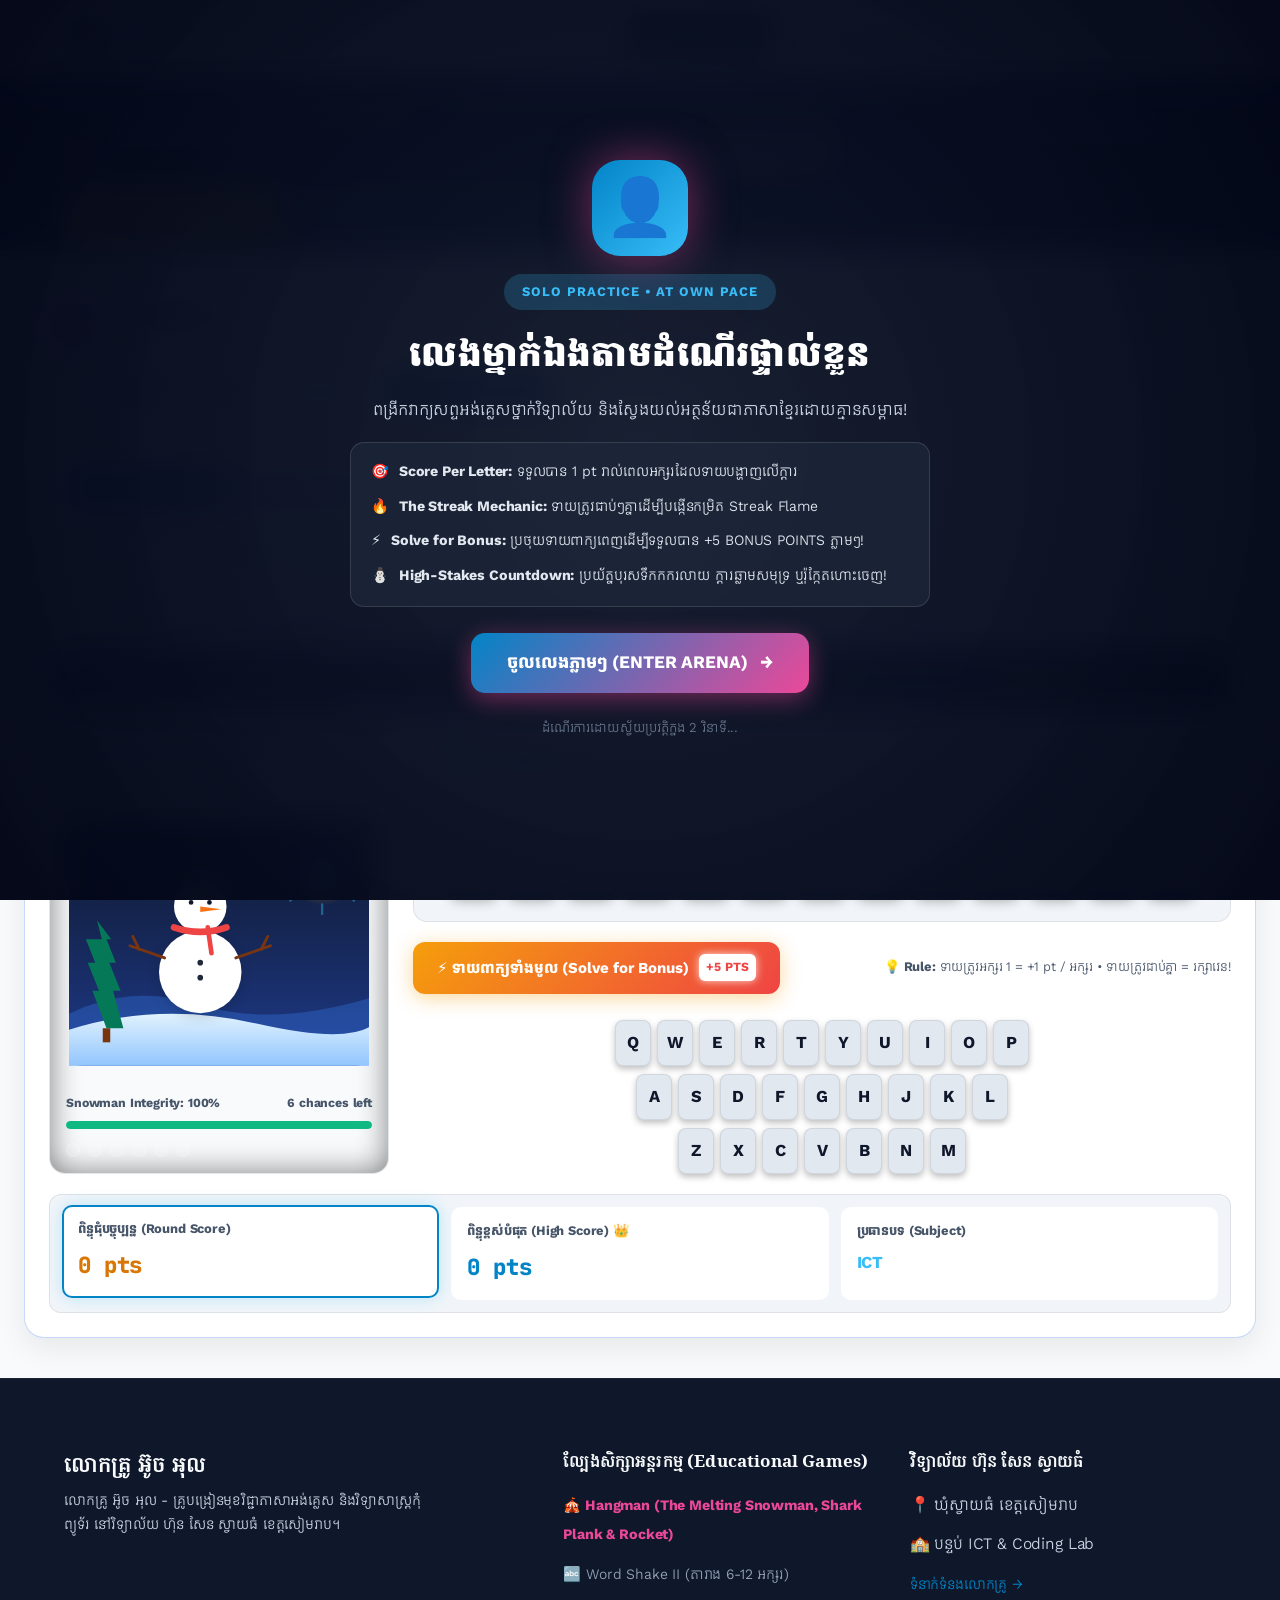
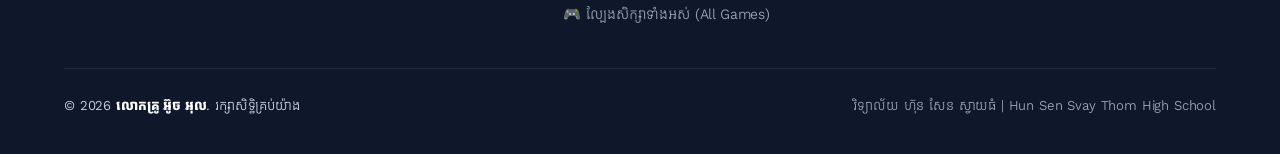
<file: hangman.html>
<!DOCTYPE html>
<html lang="km" data-theme="dark">
<head>
  <meta charset="UTF-8">
  <meta name="viewport" content="width=device-width, initial-scale=1, viewport-fit=cover">
  <title>Hangman Full Display Arena | លោកគ្រូ អ៊ូច អុល - វិទ្យាល័យ ហ៊ុន សែន ស្វាយធំ</title>
  <meta name="description" content="សង្វៀនល្បែងសិក្សាពេញអេក្រង់ Hangman: The Melting Snowman, The Shark Plank, Rocket Blast-Off ជាមួយប្រព័ន្ធ Score-Per-Letter, Streak Mechanic, Solve for Bonus, និងប្រកួតជាក្រុមតាម QR Code។">
  
  <!-- Favicon -->
  <link rel="icon" type="image/svg+xml" href="data:image/svg+xml,<svg xmlns='http://www.w3.org/2000/svg' viewBox='0 0 24 24' fill='%23ec4899'><circle cx='12' cy='12' r='10'/><path d='M8 12h8' stroke='%23fff' stroke-width='2'/></svg>">
  
  <!-- Google Fonts: Kantumruy Pro, Koh Santepheap, Plus Jakarta Sans, Handwriting -->
  <link rel="preconnect" href="https://fonts.googleapis.com">
  <link rel="preconnect" href="https://fonts.gstatic.com" crossorigin>
  <link href="https://fonts.googleapis.com/css2?family=Kantumruy+Pro:ital,wght@0,300;0,400;0,500;0,600;0,700;1,400&family=Koh+Santepheap:wght@300;400;500;600;700&family=Plus+Jakarta+Sans:wght@300;400;500;600;700;800&family=Architects+Daughter&family=Caveat:wght@600;700&family=Kalam:wght@400;700&family=Patrick+Hand&display=swap" rel="stylesheet">

  <!-- CSS Stylesheets -->
  <link rel="stylesheet" href="css/animations.css">
  <link rel="stylesheet" href="css/style.css">
  <link rel="stylesheet" href="css/elearn-pro.css">
  <link rel="stylesheet" href="css/hangman.css">
  <link rel="stylesheet" href="css/responsive.css">
</head>
<body class="hm-fullscreen-body">

  <!-- Top Scroll Progress Bar -->
  <div id="scroll-progress"></div>

  <!-- ==========================================================================
       SITE HEADER & MAIN NAVBAR
       ========================================================================== -->
  <header id="site-header" class="site-header">
    <div class="container navbar">
      <!-- Professional Brand Logo (Apple-clean Aesthetic) -->
      <a href="index.html#home" class="brand-logo" aria-label="Mr. Ol Portfolio">
        <div class="brand-logo-elearn">
          <div class="brand-icon-elearn">
            <img src="assets/images/mr_ol_logo.jpg" alt="Mr. Ol Logo" class="brand-img-logo">
          </div>
          <div class="brand-title-wrap">
            <span class="brand-title-elearn">Mr. <span class="brand-ol-highlight">OL</span></span>
            <span class="brand-sub-badge">English</span>
          </div>
        </div>
      </a>

            <!-- Apple-inspired Clean Flat Categorized Navigation Bar (Standardized Across All Pages) -->
                        <ul id="nav-menu" class="nav-menu">
        <!-- 1. ទំព័រដើម (Home) -->
        <li class="nav-item">
          <a href="index.html#home" class="nav-link">
            <span data-i18n="nav_home">ទំព័រដើម</span>
          </a>
        </li>

        <!-- 2. វគ្គសិក្សា (Learning Courses) -->
        <li class="nav-item has-dropdown learning-courses-item">
          <a href="index.html#courses" class="nav-link">
            <span data-i18n="nav_learning_courses">វគ្គសិក្សា</span>
            <span class="nav-arrow">
              <svg width="10" height="10" viewBox="0 0 24 24" fill="none" stroke="currentColor" stroke-width="2.5" stroke-linecap="round" stroke-linejoin="round"><polyline points="6 9 12 15 18 9"></polyline></svg>
            </span>
          </a>
          <div class="dropdown-menu dropdown-menu-courses">
            <div class="dropdown-group-header" data-i18n="header_skills_levels">ជំនាញ & កម្រិតសិក្សា • Skills & Levels</div>
            
            <!-- Sub Menu 1: Grammar (7 Master Modules) -->
            <div class="dropdown-item-nested">
              <a href="javascript:void(0)" class="dropdown-link nested-parent-link" data-skill="grammar">
                <span class="item-icon">
                  <svg width="16" height="16" viewBox="0 0 24 24" fill="none" stroke="currentColor" stroke-width="2.2" stroke-linecap="round" stroke-linejoin="round"><path d="M4 19.5A2.5 2.5 0 0 1 6.5 17H20"></path><path d="M6.5 2H20v20H6.5A2.5 2.5 0 0 1 4 19.5v-15A2.5 2.5 0 0 1 6.5 2z"></path><line x1="9" y1="7" x2="15" y2="7"></line><line x1="9" y1="11" x2="13" y2="11"></line></svg>
                </span>
                <span class="nested-link-text">
                  <span class="skill-name" data-i18n="skill_grammar">Grammar</span>
                  <span class="skill-subtext" data-i18n="skill_grammar_kh">វេយ្យាករណ៍</span>
                </span>
                <span class="nested-caret">
                  <svg width="12" height="12" viewBox="0 0 24 24" fill="none" stroke="currentColor" stroke-width="2.5" stroke-linecap="round" stroke-linejoin="round"><polyline points="9 18 15 12 9 6"></polyline></svg>
                </span>
              </a>

              <!-- 3rd Menu: Grammar Master Syllabus (7 Core Modules) -->
              <div class="sub-dropdown-menu sub-dropdown-grammar">
                <div class="sub-menu-header">
                  <span class="sub-header-title">Grammar Master Syllabus</span>
                  <span class="badge-cefr">7 Modules</span>
                </div>
                
                <div class="sub-grammar-list">
                  <!-- 1. Parts of Speech with 4th & 5th Level Flyout Submenu -->
                  <div class="sub-item-nested">
                    <a href="grammar.html?topic=nouns" class="grammar-menu-item nested-3rd-parent" data-grammar-topic="nouns" title="1. Parts of Speech">
                      <span class="grammar-num-badge">1</span>
                      <span class="grammar-item-content">
                        <span class="grammar-item-title">Parts of Speech</span>
                        <span class="grammar-item-sub">ថ្នាក់នៃពាក្យ (8 Word Classes)</span>
                      </span>
                      <span class="nested-caret-3rd">
                        <svg width="10" height="10" viewBox="0 0 24 24" fill="none" stroke="currentColor" stroke-width="2.5"><polyline points="9 18 15 12 9 6"></polyline></svg>
                      </span>
                    </a>

                    <!-- 4th Level Menu: Parts of Speech -->
                    <div class="sub-4th-dropdown-menu sub-3rd-dropdown-menu">
                      <div class="sub-menu-header">
                        <span class="sub-header-title">Parts of Speech</span>
                        <span class="badge-cefr">8 Classes</span>
                      </div>
                      <div class="sub-4th-grid">

                  <!-- 4th Level Item: Nouns (នាម) -->
                  <div class="sub-4th-item-nested">
                    <a href="grammar.html?topic=nouns" class="grammar-4th-link nested-4th-parent" data-grammar-topic="nouns" title="Nouns (នាម)">
                      <span class="g4-icon">📦</span>
                      <div class="g4-text">
                        <span class="g4-title">Nouns (នាម)</span>
                        <span class="g4-desc">Kinds, Sing/Plural, Countable & Uncountable</span>
                      </div>
                      <span class="nested-caret-4th">
                        <svg width="10" height="10" viewBox="0 0 24 24" fill="none" stroke="currentColor" stroke-width="2.5"><polyline points="9 18 15 12 9 6"></polyline></svg>
                      </span>
                    </a>
                    <!-- 5th Sub Menu: Lessons & Test with CEFR Levels (A1, A2, B1, B2, C1&C2) -->
                    <div class="sub-5th-dropdown-menu">
                      <div class="sub-5th-header">
                        <span class="sub-5th-title">📦 Nouns (នាម)</span>
                        <span class="sub-5th-badge">Syllabus &amp; Tests</span>
                      </div>
                      <div class="sub-5th-actions">
                        <!-- Action 1: Lessons -->
                        <a href="grammar.html?topic=nouns#sec-notesheet" class="btn-5th-action btn-5th-lesson" data-grammar-topic="nouns" data-target-section="lesson" title="Study Nouns (នាម)">
                          <span class="act-icon">📖</span>
                          <div class="act-body">
                            <span class="act-title">Lessons (មេរៀន)</span>
                            <span class="act-desc">Study Notes, Formulas, Rules &amp; Traps</span>
                          </div>
                          <span class="act-arrow">→</span>
                        </a>

                        <!-- Action 2: Test Categorized by CEFR Levels -->
                        <div class="sub-5th-test-block">
                          <div class="test-block-header">
                            <span class="tb-title">🎯 Test (តេស្តអនុវត្ត)</span>
                            <a href="grammar.html?topic=nouns&level=ALL#sec-tests" class="tb-all-link" data-grammar-topic="nouns" data-level="ALL" title="Practice all 80 standard questions">All (80 Qs)</a>
                          </div>
                          <div class="test-cefr-grid">
                            <a href="grammar.html?topic=nouns&level=A1#sec-tests" class="cefr-pill pill-a1" data-grammar-topic="nouns" data-level="A1" title="Nouns (នាម) - A1 Beginner Test">
                              <span class="pill-lvl">A1</span>
                              <span class="pill-name">Beginner</span>
                            </a>
                            <a href="grammar.html?topic=nouns&level=A2#sec-tests" class="cefr-pill pill-a2" data-grammar-topic="nouns" data-level="A2" title="Nouns (នាម) - A2 Elementary Test">
                              <span class="pill-lvl">A2</span>
                              <span class="pill-name">Elementary</span>
                            </a>
                            <a href="grammar.html?topic=nouns&level=B1#sec-tests" class="cefr-pill pill-b1" data-grammar-topic="nouns" data-level="B1" title="Nouns (នាម) - B1 Intermediate Test">
                              <span class="pill-lvl">B1</span>
                              <span class="pill-name">Intermediate</span>
                            </a>
                            <a href="grammar.html?topic=nouns&level=B2#sec-tests" class="cefr-pill pill-b2" data-grammar-topic="nouns" data-level="B2" title="Nouns (នាម) - B2 Upper-Intermediate Test">
                              <span class="pill-lvl">B2</span>
                              <span class="pill-name">Upper-Int</span>
                            </a>
                            <a href="grammar.html?topic=nouns&level=C1_C2#sec-tests" class="cefr-pill pill-c1c2" data-grammar-topic="nouns" data-level="C1_C2" title="Nouns (នាម) - C1 & C2 Advanced Test">
                              <span class="pill-lvl">C1 &amp; C2</span>
                              <span class="pill-name">Advanced</span>
                            </a>
                          </div>
                        </div>
                      </div>
                    </div>
                  </div>

                  <!-- 4th Level Item: Pronouns (សព្វនាម) -->
                  <div class="sub-4th-item-nested">
                    <a href="grammar.html?topic=pronouns" class="grammar-4th-link nested-4th-parent" data-grammar-topic="pronouns" title="Pronouns (សព្វនាម)">
                      <span class="g4-icon">👤</span>
                      <div class="g4-text">
                        <span class="g4-title">Pronouns (សព្វនាម)</span>
                        <span class="g4-desc">Definite (Subj/Obj/Poss/Refl) & Indefinite</span>
                      </div>
                      <span class="nested-caret-4th">
                        <svg width="10" height="10" viewBox="0 0 24 24" fill="none" stroke="currentColor" stroke-width="2.5"><polyline points="9 18 15 12 9 6"></polyline></svg>
                      </span>
                    </a>
                    <!-- 5th Sub Menu: Lessons & Test with CEFR Levels (A1, A2, B1, B2, C1&C2) -->
                    <div class="sub-5th-dropdown-menu">
                      <div class="sub-5th-header">
                        <span class="sub-5th-title">👤 Pronouns (សព្វនាម)</span>
                        <span class="sub-5th-badge">Syllabus &amp; Tests</span>
                      </div>
                      <div class="sub-5th-actions">
                        <!-- Action 1: Lessons -->
                        <a href="grammar.html?topic=pronouns#sec-notesheet" class="btn-5th-action btn-5th-lesson" data-grammar-topic="pronouns" data-target-section="lesson" title="Study Pronouns (សព្វនាម)">
                          <span class="act-icon">📖</span>
                          <div class="act-body">
                            <span class="act-title">Lessons (មេរៀន)</span>
                            <span class="act-desc">Study Notes, Formulas, Rules &amp; Traps</span>
                          </div>
                          <span class="act-arrow">→</span>
                        </a>

                        <!-- Action 2: Test Categorized by CEFR Levels -->
                        <div class="sub-5th-test-block">
                          <div class="test-block-header">
                            <span class="tb-title">🎯 Test (តេស្តអនុវត្ត)</span>
                            <a href="grammar.html?topic=pronouns&level=ALL#sec-tests" class="tb-all-link" data-grammar-topic="pronouns" data-level="ALL" title="Practice all 80 standard questions">All (80 Qs)</a>
                          </div>
                          <div class="test-cefr-grid">
                            <a href="grammar.html?topic=pronouns&level=A1#sec-tests" class="cefr-pill pill-a1" data-grammar-topic="pronouns" data-level="A1" title="Pronouns (សព្វនាម) - A1 Beginner Test">
                              <span class="pill-lvl">A1</span>
                              <span class="pill-name">Beginner</span>
                            </a>
                            <a href="grammar.html?topic=pronouns&level=A2#sec-tests" class="cefr-pill pill-a2" data-grammar-topic="pronouns" data-level="A2" title="Pronouns (សព្វនាម) - A2 Elementary Test">
                              <span class="pill-lvl">A2</span>
                              <span class="pill-name">Elementary</span>
                            </a>
                            <a href="grammar.html?topic=pronouns&level=B1#sec-tests" class="cefr-pill pill-b1" data-grammar-topic="pronouns" data-level="B1" title="Pronouns (សព្វនាម) - B1 Intermediate Test">
                              <span class="pill-lvl">B1</span>
                              <span class="pill-name">Intermediate</span>
                            </a>
                            <a href="grammar.html?topic=pronouns&level=B2#sec-tests" class="cefr-pill pill-b2" data-grammar-topic="pronouns" data-level="B2" title="Pronouns (សព្វនាម) - B2 Upper-Intermediate Test">
                              <span class="pill-lvl">B2</span>
                              <span class="pill-name">Upper-Int</span>
                            </a>
                            <a href="grammar.html?topic=pronouns&level=C1_C2#sec-tests" class="cefr-pill pill-c1c2" data-grammar-topic="pronouns" data-level="C1_C2" title="Pronouns (សព្វនាម) - C1 & C2 Advanced Test">
                              <span class="pill-lvl">C1 &amp; C2</span>
                              <span class="pill-name">Advanced</span>
                            </a>
                          </div>
                        </div>
                      </div>
                    </div>
                  </div>

                  <!-- 4th Level Item: Verbs (កិរិយាសព្ទ) -->
                  <div class="sub-4th-item-nested">
                    <a href="grammar.html?topic=verbs" class="grammar-4th-link nested-4th-parent" data-grammar-topic="verbs" title="Verbs (កិរិយាសព្ទ)">
                      <span class="g4-icon">⚡</span>
                      <div class="g4-text">
                        <span class="g4-title">Verbs (កិរិយាសព្ទ)</span>
                        <span class="g4-desc">Main, Modals, Finite, Transitive & Causatives</span>
                      </div>
                      <span class="nested-caret-4th">
                        <svg width="10" height="10" viewBox="0 0 24 24" fill="none" stroke="currentColor" stroke-width="2.5"><polyline points="9 18 15 12 9 6"></polyline></svg>
                      </span>
                    </a>
                    <!-- 5th Sub Menu: Lessons & Test with CEFR Levels (A1, A2, B1, B2, C1&C2) -->
                    <div class="sub-5th-dropdown-menu">
                      <div class="sub-5th-header">
                        <span class="sub-5th-title">⚡ Verbs (កិរិយាសព្ទ)</span>
                        <span class="sub-5th-badge">Syllabus &amp; Tests</span>
                      </div>
                      <div class="sub-5th-actions">
                        <!-- Action 1: Lessons -->
                        <a href="grammar.html?topic=verbs#sec-notesheet" class="btn-5th-action btn-5th-lesson" data-grammar-topic="verbs" data-target-section="lesson" title="Study Verbs (កិរិយាសព្ទ)">
                          <span class="act-icon">📖</span>
                          <div class="act-body">
                            <span class="act-title">Lessons (មេរៀន)</span>
                            <span class="act-desc">Study Notes, Formulas, Rules &amp; Traps</span>
                          </div>
                          <span class="act-arrow">→</span>
                        </a>

                        <!-- Action 2: Test Categorized by CEFR Levels -->
                        <div class="sub-5th-test-block">
                          <div class="test-block-header">
                            <span class="tb-title">🎯 Test (តេស្តអនុវត្ត)</span>
                            <a href="grammar.html?topic=verbs&level=ALL#sec-tests" class="tb-all-link" data-grammar-topic="verbs" data-level="ALL" title="Practice all 80 standard questions">All (80 Qs)</a>
                          </div>
                          <div class="test-cefr-grid">
                            <a href="grammar.html?topic=verbs&level=A1#sec-tests" class="cefr-pill pill-a1" data-grammar-topic="verbs" data-level="A1" title="Verbs (កិរិយាសព្ទ) - A1 Beginner Test">
                              <span class="pill-lvl">A1</span>
                              <span class="pill-name">Beginner</span>
                            </a>
                            <a href="grammar.html?topic=verbs&level=A2#sec-tests" class="cefr-pill pill-a2" data-grammar-topic="verbs" data-level="A2" title="Verbs (កិរិយាសព្ទ) - A2 Elementary Test">
                              <span class="pill-lvl">A2</span>
                              <span class="pill-name">Elementary</span>
                            </a>
                            <a href="grammar.html?topic=verbs&level=B1#sec-tests" class="cefr-pill pill-b1" data-grammar-topic="verbs" data-level="B1" title="Verbs (កិរិយាសព្ទ) - B1 Intermediate Test">
                              <span class="pill-lvl">B1</span>
                              <span class="pill-name">Intermediate</span>
                            </a>
                            <a href="grammar.html?topic=verbs&level=B2#sec-tests" class="cefr-pill pill-b2" data-grammar-topic="verbs" data-level="B2" title="Verbs (កិរិយាសព្ទ) - B2 Upper-Intermediate Test">
                              <span class="pill-lvl">B2</span>
                              <span class="pill-name">Upper-Int</span>
                            </a>
                            <a href="grammar.html?topic=verbs&level=C1_C2#sec-tests" class="cefr-pill pill-c1c2" data-grammar-topic="verbs" data-level="C1_C2" title="Verbs (កិរិយាសព្ទ) - C1 & C2 Advanced Test">
                              <span class="pill-lvl">C1 &amp; C2</span>
                              <span class="pill-name">Advanced</span>
                            </a>
                          </div>
                        </div>
                      </div>
                    </div>
                  </div>

                  <!-- 4th Level Item: Adverbs (គុណកិរិយា) -->
                  <div class="sub-4th-item-nested">
                    <a href="grammar.html?topic=adverbs" class="grammar-4th-link nested-4th-parent" data-grammar-topic="adverbs" title="Adverbs (គុណកិរិយា)">
                      <span class="g4-icon">🚀</span>
                      <div class="g4-text">
                        <span class="g4-title">Adverbs (គុណកិរិយា)</span>
                        <span class="g4-desc">Meaning, Formation, Use, Kinds & Exceptions</span>
                      </div>
                      <span class="nested-caret-4th">
                        <svg width="10" height="10" viewBox="0 0 24 24" fill="none" stroke="currentColor" stroke-width="2.5"><polyline points="9 18 15 12 9 6"></polyline></svg>
                      </span>
                    </a>
                    <!-- 5th Sub Menu: Lessons & Test with CEFR Levels (A1, A2, B1, B2, C1&C2) -->
                    <div class="sub-5th-dropdown-menu">
                      <div class="sub-5th-header">
                        <span class="sub-5th-title">🚀 Adverbs (គុណកិរិយា)</span>
                        <span class="sub-5th-badge">Syllabus &amp; Tests</span>
                      </div>
                      <div class="sub-5th-actions">
                        <!-- Action 1: Lessons -->
                        <a href="grammar.html?topic=adverbs#sec-notesheet" class="btn-5th-action btn-5th-lesson" data-grammar-topic="adverbs" data-target-section="lesson" title="Study Adverbs (គុណកិរិយា)">
                          <span class="act-icon">📖</span>
                          <div class="act-body">
                            <span class="act-title">Lessons (មេរៀន)</span>
                            <span class="act-desc">Study Notes, Formulas, Rules &amp; Traps</span>
                          </div>
                          <span class="act-arrow">→</span>
                        </a>

                        <!-- Action 2: Test Categorized by CEFR Levels -->
                        <div class="sub-5th-test-block">
                          <div class="test-block-header">
                            <span class="tb-title">🎯 Test (តេស្តអនុវត្ត)</span>
                            <a href="grammar.html?topic=adverbs&level=ALL#sec-tests" class="tb-all-link" data-grammar-topic="adverbs" data-level="ALL" title="Practice all 80 standard questions">All (80 Qs)</a>
                          </div>
                          <div class="test-cefr-grid">
                            <a href="grammar.html?topic=adverbs&level=A1#sec-tests" class="cefr-pill pill-a1" data-grammar-topic="adverbs" data-level="A1" title="Adverbs (គុណកិរិយា) - A1 Beginner Test">
                              <span class="pill-lvl">A1</span>
                              <span class="pill-name">Beginner</span>
                            </a>
                            <a href="grammar.html?topic=adverbs&level=A2#sec-tests" class="cefr-pill pill-a2" data-grammar-topic="adverbs" data-level="A2" title="Adverbs (គុណកិរិយា) - A2 Elementary Test">
                              <span class="pill-lvl">A2</span>
                              <span class="pill-name">Elementary</span>
                            </a>
                            <a href="grammar.html?topic=adverbs&level=B1#sec-tests" class="cefr-pill pill-b1" data-grammar-topic="adverbs" data-level="B1" title="Adverbs (គុណកិរិយា) - B1 Intermediate Test">
                              <span class="pill-lvl">B1</span>
                              <span class="pill-name">Intermediate</span>
                            </a>
                            <a href="grammar.html?topic=adverbs&level=B2#sec-tests" class="cefr-pill pill-b2" data-grammar-topic="adverbs" data-level="B2" title="Adverbs (គុណកិរិយា) - B2 Upper-Intermediate Test">
                              <span class="pill-lvl">B2</span>
                              <span class="pill-name">Upper-Int</span>
                            </a>
                            <a href="grammar.html?topic=adverbs&level=C1_C2#sec-tests" class="cefr-pill pill-c1c2" data-grammar-topic="adverbs" data-level="C1_C2" title="Adverbs (គុណកិរិយា) - C1 & C2 Advanced Test">
                              <span class="pill-lvl">C1 &amp; C2</span>
                              <span class="pill-name">Advanced</span>
                            </a>
                          </div>
                        </div>
                      </div>
                    </div>
                  </div>

                  <!-- 4th Level Item: Adjectives (គុណនាម) -->
                  <div class="sub-4th-item-nested">
                    <a href="grammar.html?topic=adjectives" class="grammar-4th-link nested-4th-parent" data-grammar-topic="adjectives" title="Adjectives (គុណនាម)">
                      <span class="g4-icon">🎨</span>
                      <div class="g4-text">
                        <span class="g4-title">Adjectives (គុណនាម)</span>
                        <span class="g4-desc">Visual Summary, OSASCOMP Order & Rules</span>
                      </div>
                      <span class="nested-caret-4th">
                        <svg width="10" height="10" viewBox="0 0 24 24" fill="none" stroke="currentColor" stroke-width="2.5"><polyline points="9 18 15 12 9 6"></polyline></svg>
                      </span>
                    </a>
                    <!-- 5th Sub Menu: Lessons & Test with CEFR Levels (A1, A2, B1, B2, C1&C2) -->
                    <div class="sub-5th-dropdown-menu">
                      <div class="sub-5th-header">
                        <span class="sub-5th-title">🎨 Adjectives (គុណនាម)</span>
                        <span class="sub-5th-badge">Syllabus &amp; Tests</span>
                      </div>
                      <div class="sub-5th-actions">
                        <!-- Action 1: Lessons -->
                        <a href="grammar.html?topic=adjectives#sec-notesheet" class="btn-5th-action btn-5th-lesson" data-grammar-topic="adjectives" data-target-section="lesson" title="Study Adjectives (គុណនាម)">
                          <span class="act-icon">📖</span>
                          <div class="act-body">
                            <span class="act-title">Lessons (មេរៀន)</span>
                            <span class="act-desc">Study Notes, Formulas, Rules &amp; Traps</span>
                          </div>
                          <span class="act-arrow">→</span>
                        </a>

                        <!-- Action 2: Test Categorized by CEFR Levels -->
                        <div class="sub-5th-test-block">
                          <div class="test-block-header">
                            <span class="tb-title">🎯 Test (តេស្តអនុវត្ត)</span>
                            <a href="grammar.html?topic=adjectives&level=ALL#sec-tests" class="tb-all-link" data-grammar-topic="adjectives" data-level="ALL" title="Practice all 80 standard questions">All (80 Qs)</a>
                          </div>
                          <div class="test-cefr-grid">
                            <a href="grammar.html?topic=adjectives&level=A1#sec-tests" class="cefr-pill pill-a1" data-grammar-topic="adjectives" data-level="A1" title="Adjectives (គុណនាម) - A1 Beginner Test">
                              <span class="pill-lvl">A1</span>
                              <span class="pill-name">Beginner</span>
                            </a>
                            <a href="grammar.html?topic=adjectives&level=A2#sec-tests" class="cefr-pill pill-a2" data-grammar-topic="adjectives" data-level="A2" title="Adjectives (គុណនាម) - A2 Elementary Test">
                              <span class="pill-lvl">A2</span>
                              <span class="pill-name">Elementary</span>
                            </a>
                            <a href="grammar.html?topic=adjectives&level=B1#sec-tests" class="cefr-pill pill-b1" data-grammar-topic="adjectives" data-level="B1" title="Adjectives (គុណនាម) - B1 Intermediate Test">
                              <span class="pill-lvl">B1</span>
                              <span class="pill-name">Intermediate</span>
                            </a>
                            <a href="grammar.html?topic=adjectives&level=B2#sec-tests" class="cefr-pill pill-b2" data-grammar-topic="adjectives" data-level="B2" title="Adjectives (គុណនាម) - B2 Upper-Intermediate Test">
                              <span class="pill-lvl">B2</span>
                              <span class="pill-name">Upper-Int</span>
                            </a>
                            <a href="grammar.html?topic=adjectives&level=C1_C2#sec-tests" class="cefr-pill pill-c1c2" data-grammar-topic="adjectives" data-level="C1_C2" title="Adjectives (គុណនាម) - C1 & C2 Advanced Test">
                              <span class="pill-lvl">C1 &amp; C2</span>
                              <span class="pill-name">Advanced</span>
                            </a>
                          </div>
                        </div>
                      </div>
                    </div>
                  </div>

                  <!-- 4th Level Item: Prepositions (ធៀបសព្វ) -->
                  <div class="sub-4th-item-nested">
                    <a href="grammar.html?topic=prepositions" class="grammar-4th-link nested-4th-parent" data-grammar-topic="prepositions" title="Prepositions (ធៀបសព្វ)">
                      <span class="g4-icon">📍</span>
                      <div class="g4-text">
                        <span class="g4-title">Prepositions (ធៀបសព្វ)</span>
                        <span class="g4-desc">Visual Summary, In/On/At Triangle & Rules</span>
                      </div>
                      <span class="nested-caret-4th">
                        <svg width="10" height="10" viewBox="0 0 24 24" fill="none" stroke="currentColor" stroke-width="2.5"><polyline points="9 18 15 12 9 6"></polyline></svg>
                      </span>
                    </a>
                    <!-- 5th Sub Menu: Lessons & Test with CEFR Levels (A1, A2, B1, B2, C1&C2) -->
                    <div class="sub-5th-dropdown-menu">
                      <div class="sub-5th-header">
                        <span class="sub-5th-title">📍 Prepositions (ធៀបសព្វ)</span>
                        <span class="sub-5th-badge">Syllabus &amp; Tests</span>
                      </div>
                      <div class="sub-5th-actions">
                        <!-- Action 1: Lessons -->
                        <a href="grammar.html?topic=prepositions#sec-notesheet" class="btn-5th-action btn-5th-lesson" data-grammar-topic="prepositions" data-target-section="lesson" title="Study Prepositions (ធៀបសព្វ)">
                          <span class="act-icon">📖</span>
                          <div class="act-body">
                            <span class="act-title">Lessons (មេរៀន)</span>
                            <span class="act-desc">Study Notes, Formulas, Rules &amp; Traps</span>
                          </div>
                          <span class="act-arrow">→</span>
                        </a>

                        <!-- Action 2: Test Categorized by CEFR Levels -->
                        <div class="sub-5th-test-block">
                          <div class="test-block-header">
                            <span class="tb-title">🎯 Test (តេស្តអនុវត្ត)</span>
                            <a href="grammar.html?topic=prepositions&level=ALL#sec-tests" class="tb-all-link" data-grammar-topic="prepositions" data-level="ALL" title="Practice all 80 standard questions">All (80 Qs)</a>
                          </div>
                          <div class="test-cefr-grid">
                            <a href="grammar.html?topic=prepositions&level=A1#sec-tests" class="cefr-pill pill-a1" data-grammar-topic="prepositions" data-level="A1" title="Prepositions (ធៀបសព្វ) - A1 Beginner Test">
                              <span class="pill-lvl">A1</span>
                              <span class="pill-name">Beginner</span>
                            </a>
                            <a href="grammar.html?topic=prepositions&level=A2#sec-tests" class="cefr-pill pill-a2" data-grammar-topic="prepositions" data-level="A2" title="Prepositions (ធៀបសព្វ) - A2 Elementary Test">
                              <span class="pill-lvl">A2</span>
                              <span class="pill-name">Elementary</span>
                            </a>
                            <a href="grammar.html?topic=prepositions&level=B1#sec-tests" class="cefr-pill pill-b1" data-grammar-topic="prepositions" data-level="B1" title="Prepositions (ធៀបសព្វ) - B1 Intermediate Test">
                              <span class="pill-lvl">B1</span>
                              <span class="pill-name">Intermediate</span>
                            </a>
                            <a href="grammar.html?topic=prepositions&level=B2#sec-tests" class="cefr-pill pill-b2" data-grammar-topic="prepositions" data-level="B2" title="Prepositions (ធៀបសព្វ) - B2 Upper-Intermediate Test">
                              <span class="pill-lvl">B2</span>
                              <span class="pill-name">Upper-Int</span>
                            </a>
                            <a href="grammar.html?topic=prepositions&level=C1_C2#sec-tests" class="cefr-pill pill-c1c2" data-grammar-topic="prepositions" data-level="C1_C2" title="Prepositions (ធៀបសព្វ) - C1 & C2 Advanced Test">
                              <span class="pill-lvl">C1 &amp; C2</span>
                              <span class="pill-name">Advanced</span>
                            </a>
                          </div>
                        </div>
                      </div>
                    </div>
                  </div>

                  <!-- 4th Level Item: Conjunctions (ឈ្នាប់) -->
                  <div class="sub-4th-item-nested">
                    <a href="grammar.html?topic=conjunctions" class="grammar-4th-link nested-4th-parent" data-grammar-topic="conjunctions" title="Conjunctions (ឈ្នាប់)">
                      <span class="g4-icon">🔗</span>
                      <div class="g4-text">
                        <span class="g4-title">Conjunctions (ឈ្នាប់)</span>
                        <span class="g4-desc">Visual Summary, FANBOYS, Subordinating & Pairs</span>
                      </div>
                      <span class="nested-caret-4th">
                        <svg width="10" height="10" viewBox="0 0 24 24" fill="none" stroke="currentColor" stroke-width="2.5"><polyline points="9 18 15 12 9 6"></polyline></svg>
                      </span>
                    </a>
                    <!-- 5th Sub Menu: Lessons & Test with CEFR Levels (A1, A2, B1, B2, C1&C2) -->
                    <div class="sub-5th-dropdown-menu">
                      <div class="sub-5th-header">
                        <span class="sub-5th-title">🔗 Conjunctions (ឈ្នាប់)</span>
                        <span class="sub-5th-badge">Syllabus &amp; Tests</span>
                      </div>
                      <div class="sub-5th-actions">
                        <!-- Action 1: Lessons -->
                        <a href="grammar.html?topic=conjunctions#sec-notesheet" class="btn-5th-action btn-5th-lesson" data-grammar-topic="conjunctions" data-target-section="lesson" title="Study Conjunctions (ឈ្នាប់)">
                          <span class="act-icon">📖</span>
                          <div class="act-body">
                            <span class="act-title">Lessons (មេរៀន)</span>
                            <span class="act-desc">Study Notes, Formulas, Rules &amp; Traps</span>
                          </div>
                          <span class="act-arrow">→</span>
                        </a>

                        <!-- Action 2: Test Categorized by CEFR Levels -->
                        <div class="sub-5th-test-block">
                          <div class="test-block-header">
                            <span class="tb-title">🎯 Test (តេស្តអនុវត្ត)</span>
                            <a href="grammar.html?topic=conjunctions&level=ALL#sec-tests" class="tb-all-link" data-grammar-topic="conjunctions" data-level="ALL" title="Practice all 80 standard questions">All (80 Qs)</a>
                          </div>
                          <div class="test-cefr-grid">
                            <a href="grammar.html?topic=conjunctions&level=A1#sec-tests" class="cefr-pill pill-a1" data-grammar-topic="conjunctions" data-level="A1" title="Conjunctions (ឈ្នាប់) - A1 Beginner Test">
                              <span class="pill-lvl">A1</span>
                              <span class="pill-name">Beginner</span>
                            </a>
                            <a href="grammar.html?topic=conjunctions&level=A2#sec-tests" class="cefr-pill pill-a2" data-grammar-topic="conjunctions" data-level="A2" title="Conjunctions (ឈ្នាប់) - A2 Elementary Test">
                              <span class="pill-lvl">A2</span>
                              <span class="pill-name">Elementary</span>
                            </a>
                            <a href="grammar.html?topic=conjunctions&level=B1#sec-tests" class="cefr-pill pill-b1" data-grammar-topic="conjunctions" data-level="B1" title="Conjunctions (ឈ្នាប់) - B1 Intermediate Test">
                              <span class="pill-lvl">B1</span>
                              <span class="pill-name">Intermediate</span>
                            </a>
                            <a href="grammar.html?topic=conjunctions&level=B2#sec-tests" class="cefr-pill pill-b2" data-grammar-topic="conjunctions" data-level="B2" title="Conjunctions (ឈ្នាប់) - B2 Upper-Intermediate Test">
                              <span class="pill-lvl">B2</span>
                              <span class="pill-name">Upper-Int</span>
                            </a>
                            <a href="grammar.html?topic=conjunctions&level=C1_C2#sec-tests" class="cefr-pill pill-c1c2" data-grammar-topic="conjunctions" data-level="C1_C2" title="Conjunctions (ឈ្នាប់) - C1 & C2 Advanced Test">
                              <span class="pill-lvl">C1 &amp; C2</span>
                              <span class="pill-name">Advanced</span>
                            </a>
                          </div>
                        </div>
                      </div>
                    </div>
                  </div>

                  <!-- 4th Level Item: Interjections (ឧទានសព្ទ) -->
                  <div class="sub-4th-item-nested">
                    <a href="grammar.html?topic=interjections" class="grammar-4th-link nested-4th-parent" data-grammar-topic="interjections" title="Interjections (ឧទានសព្ទ)">
                      <span class="g4-icon">💥</span>
                      <div class="g4-text">
                        <span class="g4-title">Interjections (ឧទានសព្ទ)</span>
                        <span class="g4-desc">Visual Summary, Emotions, Punctuations & Use</span>
                      </div>
                      <span class="nested-caret-4th">
                        <svg width="10" height="10" viewBox="0 0 24 24" fill="none" stroke="currentColor" stroke-width="2.5"><polyline points="9 18 15 12 9 6"></polyline></svg>
                      </span>
                    </a>
                    <!-- 5th Sub Menu: Lessons & Test with CEFR Levels (A1, A2, B1, B2, C1&C2) -->
                    <div class="sub-5th-dropdown-menu">
                      <div class="sub-5th-header">
                        <span class="sub-5th-title">💥 Interjections (ឧទានសព្ទ)</span>
                        <span class="sub-5th-badge">Syllabus &amp; Tests</span>
                      </div>
                      <div class="sub-5th-actions">
                        <!-- Action 1: Lessons -->
                        <a href="grammar.html?topic=interjections#sec-notesheet" class="btn-5th-action btn-5th-lesson" data-grammar-topic="interjections" data-target-section="lesson" title="Study Interjections (ឧទានសព្ទ)">
                          <span class="act-icon">📖</span>
                          <div class="act-body">
                            <span class="act-title">Lessons (មេរៀន)</span>
                            <span class="act-desc">Study Notes, Formulas, Rules &amp; Traps</span>
                          </div>
                          <span class="act-arrow">→</span>
                        </a>

                        <!-- Action 2: Test Categorized by CEFR Levels -->
                        <div class="sub-5th-test-block">
                          <div class="test-block-header">
                            <span class="tb-title">🎯 Test (តេស្តអនុវត្ត)</span>
                            <a href="grammar.html?topic=interjections&level=ALL#sec-tests" class="tb-all-link" data-grammar-topic="interjections" data-level="ALL" title="Practice all 80 standard questions">All (80 Qs)</a>
                          </div>
                          <div class="test-cefr-grid">
                            <a href="grammar.html?topic=interjections&level=A1#sec-tests" class="cefr-pill pill-a1" data-grammar-topic="interjections" data-level="A1" title="Interjections (ឧទានសព្ទ) - A1 Beginner Test">
                              <span class="pill-lvl">A1</span>
                              <span class="pill-name">Beginner</span>
                            </a>
                            <a href="grammar.html?topic=interjections&level=A2#sec-tests" class="cefr-pill pill-a2" data-grammar-topic="interjections" data-level="A2" title="Interjections (ឧទានសព្ទ) - A2 Elementary Test">
                              <span class="pill-lvl">A2</span>
                              <span class="pill-name">Elementary</span>
                            </a>
                            <a href="grammar.html?topic=interjections&level=B1#sec-tests" class="cefr-pill pill-b1" data-grammar-topic="interjections" data-level="B1" title="Interjections (ឧទានសព្ទ) - B1 Intermediate Test">
                              <span class="pill-lvl">B1</span>
                              <span class="pill-name">Intermediate</span>
                            </a>
                            <a href="grammar.html?topic=interjections&level=B2#sec-tests" class="cefr-pill pill-b2" data-grammar-topic="interjections" data-level="B2" title="Interjections (ឧទានសព្ទ) - B2 Upper-Intermediate Test">
                              <span class="pill-lvl">B2</span>
                              <span class="pill-name">Upper-Int</span>
                            </a>
                            <a href="grammar.html?topic=interjections&level=C1_C2#sec-tests" class="cefr-pill pill-c1c2" data-grammar-topic="interjections" data-level="C1_C2" title="Interjections (ឧទានសព្ទ) - C1 & C2 Advanced Test">
                              <span class="pill-lvl">C1 &amp; C2</span>
                              <span class="pill-name">Advanced</span>
                            </a>
                          </div>
                        </div>
                      </div>
                    </div>
                  </div>
                      </div>
                    </div>
                  </div>

                  <!-- 2. Articles (ឧបបទ) with 4th & 5th Level Flyout Submenu -->
                  <div class="sub-item-nested">
                    <a href="grammar.html?topic=articles" class="grammar-menu-item nested-3rd-parent" data-grammar-topic="articles" title="2. Articles (ឧបបទ)">
                      <span class="grammar-num-badge">2</span>
                      <span class="grammar-item-content">
                        <span class="grammar-item-title">Articles (ឧបបទ)</span>
                        <span class="grammar-item-sub">The, A/An & Zero Articles (Ø)</span>
                      </span>
                      <span class="nested-caret-3rd">
                        <svg width="10" height="10" viewBox="0 0 24 24" fill="none" stroke="currentColor" stroke-width="2.5"><polyline points="9 18 15 12 9 6"></polyline></svg>
                      </span>
                    </a>

                    <!-- 4th Level Menu: Articles (ឧបបទ) -->
                    <div class="sub-4th-dropdown-menu sub-3rd-dropdown-menu">
                      <div class="sub-menu-header">
                        <span class="sub-header-title">Articles (ឧបបទ)</span>
                        <span class="badge-cefr">Articles</span>
                      </div>
                      <div class="sub-4th-grid">

                  <!-- 4th Level Item: Articles (A, An, The & Ø) -->
                  <div class="sub-4th-item-nested">
                    <a href="grammar.html?topic=articles" class="grammar-4th-link nested-4th-parent" data-grammar-topic="articles" title="Articles (A, An, The & Ø)">
                      <span class="g4-icon">📰</span>
                      <div class="g4-text">
                        <span class="g4-title">Articles (A, An, The & Ø)</span>
                        <span class="g4-desc">Definite, Indefinite & Zero Article Rules</span>
                      </div>
                      <span class="nested-caret-4th">
                        <svg width="10" height="10" viewBox="0 0 24 24" fill="none" stroke="currentColor" stroke-width="2.5"><polyline points="9 18 15 12 9 6"></polyline></svg>
                      </span>
                    </a>
                    <!-- 5th Sub Menu: Lessons & Test with CEFR Levels (A1, A2, B1, B2, C1&C2) -->
                    <div class="sub-5th-dropdown-menu">
                      <div class="sub-5th-header">
                        <span class="sub-5th-title">📰 Articles (A, An, The & Ø)</span>
                        <span class="sub-5th-badge">Syllabus &amp; Tests</span>
                      </div>
                      <div class="sub-5th-actions">
                        <!-- Action 1: Lessons -->
                        <a href="grammar.html?topic=articles#sec-notesheet" class="btn-5th-action btn-5th-lesson" data-grammar-topic="articles" data-target-section="lesson" title="Study Articles (A, An, The & Ø)">
                          <span class="act-icon">📖</span>
                          <div class="act-body">
                            <span class="act-title">Lessons (មេរៀន)</span>
                            <span class="act-desc">Study Notes, Formulas, Rules &amp; Traps</span>
                          </div>
                          <span class="act-arrow">→</span>
                        </a>

                        <!-- Action 2: Test Categorized by CEFR Levels -->
                        <div class="sub-5th-test-block">
                          <div class="test-block-header">
                            <span class="tb-title">🎯 Test (តេស្តអនុវត្ត)</span>
                            <a href="grammar.html?topic=articles&level=ALL#sec-tests" class="tb-all-link" data-grammar-topic="articles" data-level="ALL" title="Practice all 80 standard questions">All (80 Qs)</a>
                          </div>
                          <div class="test-cefr-grid">
                            <a href="grammar.html?topic=articles&level=A1#sec-tests" class="cefr-pill pill-a1" data-grammar-topic="articles" data-level="A1" title="Articles (A, An, The & Ø) - A1 Beginner Test">
                              <span class="pill-lvl">A1</span>
                              <span class="pill-name">Beginner</span>
                            </a>
                            <a href="grammar.html?topic=articles&level=A2#sec-tests" class="cefr-pill pill-a2" data-grammar-topic="articles" data-level="A2" title="Articles (A, An, The & Ø) - A2 Elementary Test">
                              <span class="pill-lvl">A2</span>
                              <span class="pill-name">Elementary</span>
                            </a>
                            <a href="grammar.html?topic=articles&level=B1#sec-tests" class="cefr-pill pill-b1" data-grammar-topic="articles" data-level="B1" title="Articles (A, An, The & Ø) - B1 Intermediate Test">
                              <span class="pill-lvl">B1</span>
                              <span class="pill-name">Intermediate</span>
                            </a>
                            <a href="grammar.html?topic=articles&level=B2#sec-tests" class="cefr-pill pill-b2" data-grammar-topic="articles" data-level="B2" title="Articles (A, An, The & Ø) - B2 Upper-Intermediate Test">
                              <span class="pill-lvl">B2</span>
                              <span class="pill-name">Upper-Int</span>
                            </a>
                            <a href="grammar.html?topic=articles&level=C1_C2#sec-tests" class="cefr-pill pill-c1c2" data-grammar-topic="articles" data-level="C1_C2" title="Articles (A, An, The & Ø) - C1 & C2 Advanced Test">
                              <span class="pill-lvl">C1 &amp; C2</span>
                              <span class="pill-name">Advanced</span>
                            </a>
                          </div>
                        </div>
                      </div>
                    </div>
                  </div>
                      </div>
                    </div>
                  </div>

                  <!-- 3. English Tenses (កាលទាំង ១២) with 4th & 5th Level Flyout Submenu -->
                  <div class="sub-item-nested">
                    <a href="grammar.html?topic=tenses_present" class="grammar-menu-item nested-3rd-parent" data-grammar-topic="tenses_present" title="3. English Tenses (កាលទាំង ១២)">
                      <span class="grammar-num-badge">3</span>
                      <span class="grammar-item-content">
                        <span class="grammar-item-title">English Tenses (កាលទាំង ១២)</span>
                        <span class="grammar-item-sub">Present, Past & Future Tenses</span>
                      </span>
                      <span class="nested-caret-3rd">
                        <svg width="10" height="10" viewBox="0 0 24 24" fill="none" stroke="currentColor" stroke-width="2.5"><polyline points="9 18 15 12 9 6"></polyline></svg>
                      </span>
                    </a>

                    <!-- 4th Level Menu: English Tenses (កាលទាំង ១២) -->
                    <div class="sub-4th-dropdown-menu sub-3rd-dropdown-menu">
                      <div class="sub-menu-header">
                        <span class="sub-header-title">English Tenses (កាលទាំង ១២)</span>
                        <span class="badge-cefr">12 Tenses</span>
                      </div>
                      <div class="sub-4th-grid">

                  <!-- 4th Level Item: Present Tenses (បច្ចុប្បន្ន) -->
                  <div class="sub-4th-item-nested">
                    <a href="grammar.html?topic=tenses_present" class="grammar-4th-link nested-4th-parent" data-grammar-topic="tenses_present" title="Present Tenses (បច្ចុប្បន្ន)">
                      <span class="g4-icon">🟢</span>
                      <div class="g4-text">
                        <span class="g4-title">Present Tenses (បច្ចុប្បន្ន)</span>
                        <span class="g4-desc">Simple, Continuous, Perfect, Perfect Continuous</span>
                      </div>
                      <span class="nested-caret-4th">
                        <svg width="10" height="10" viewBox="0 0 24 24" fill="none" stroke="currentColor" stroke-width="2.5"><polyline points="9 18 15 12 9 6"></polyline></svg>
                      </span>
                    </a>
                    <!-- 5th Sub Menu: Lessons & Test with CEFR Levels (A1, A2, B1, B2, C1&C2) -->
                    <div class="sub-5th-dropdown-menu">
                      <div class="sub-5th-header">
                        <span class="sub-5th-title">🟢 Present Tenses (បច្ចុប្បន្ន)</span>
                        <span class="sub-5th-badge">Syllabus &amp; Tests</span>
                      </div>
                      <div class="sub-5th-actions">
                        <!-- Action 1: Lessons -->
                        <a href="grammar.html?topic=tenses_present#sec-notesheet" class="btn-5th-action btn-5th-lesson" data-grammar-topic="tenses_present" data-target-section="lesson" title="Study Present Tenses (បច្ចុប្បន្ន)">
                          <span class="act-icon">📖</span>
                          <div class="act-body">
                            <span class="act-title">Lessons (មេរៀន)</span>
                            <span class="act-desc">Study Notes, Formulas, Rules &amp; Traps</span>
                          </div>
                          <span class="act-arrow">→</span>
                        </a>

                        <!-- Action 2: Test Categorized by CEFR Levels -->
                        <div class="sub-5th-test-block">
                          <div class="test-block-header">
                            <span class="tb-title">🎯 Test (តេស្តអនុវត្ត)</span>
                            <a href="grammar.html?topic=tenses_present&level=ALL#sec-tests" class="tb-all-link" data-grammar-topic="tenses_present" data-level="ALL" title="Practice all 80 standard questions">All (80 Qs)</a>
                          </div>
                          <div class="test-cefr-grid">
                            <a href="grammar.html?topic=tenses_present&level=A1#sec-tests" class="cefr-pill pill-a1" data-grammar-topic="tenses_present" data-level="A1" title="Present Tenses (បច្ចុប្បន្ន) - A1 Beginner Test">
                              <span class="pill-lvl">A1</span>
                              <span class="pill-name">Beginner</span>
                            </a>
                            <a href="grammar.html?topic=tenses_present&level=A2#sec-tests" class="cefr-pill pill-a2" data-grammar-topic="tenses_present" data-level="A2" title="Present Tenses (បច្ចុប្បន្ន) - A2 Elementary Test">
                              <span class="pill-lvl">A2</span>
                              <span class="pill-name">Elementary</span>
                            </a>
                            <a href="grammar.html?topic=tenses_present&level=B1#sec-tests" class="cefr-pill pill-b1" data-grammar-topic="tenses_present" data-level="B1" title="Present Tenses (បច្ចុប្បន្ន) - B1 Intermediate Test">
                              <span class="pill-lvl">B1</span>
                              <span class="pill-name">Intermediate</span>
                            </a>
                            <a href="grammar.html?topic=tenses_present&level=B2#sec-tests" class="cefr-pill pill-b2" data-grammar-topic="tenses_present" data-level="B2" title="Present Tenses (បច្ចុប្បន្ន) - B2 Upper-Intermediate Test">
                              <span class="pill-lvl">B2</span>
                              <span class="pill-name">Upper-Int</span>
                            </a>
                            <a href="grammar.html?topic=tenses_present&level=C1_C2#sec-tests" class="cefr-pill pill-c1c2" data-grammar-topic="tenses_present" data-level="C1_C2" title="Present Tenses (បច្ចុប្បន្ន) - C1 & C2 Advanced Test">
                              <span class="pill-lvl">C1 &amp; C2</span>
                              <span class="pill-name">Advanced</span>
                            </a>
                          </div>
                        </div>
                      </div>
                    </div>
                  </div>

                  <!-- 4th Level Item: Past Tenses (អតីតកាល) -->
                  <div class="sub-4th-item-nested">
                    <a href="grammar.html?topic=tenses_past" class="grammar-4th-link nested-4th-parent" data-grammar-topic="tenses_past" title="Past Tenses (អតីតកាល)">
                      <span class="g4-icon">🔵</span>
                      <div class="g4-text">
                        <span class="g4-title">Past Tenses (អតីតកាល)</span>
                        <span class="g4-desc">Simple, Continuous, Perfect, Perfect Continuous</span>
                      </div>
                      <span class="nested-caret-4th">
                        <svg width="10" height="10" viewBox="0 0 24 24" fill="none" stroke="currentColor" stroke-width="2.5"><polyline points="9 18 15 12 9 6"></polyline></svg>
                      </span>
                    </a>
                    <!-- 5th Sub Menu: Lessons & Test with CEFR Levels (A1, A2, B1, B2, C1&C2) -->
                    <div class="sub-5th-dropdown-menu">
                      <div class="sub-5th-header">
                        <span class="sub-5th-title">🔵 Past Tenses (អតីតកាល)</span>
                        <span class="sub-5th-badge">Syllabus &amp; Tests</span>
                      </div>
                      <div class="sub-5th-actions">
                        <!-- Action 1: Lessons -->
                        <a href="grammar.html?topic=tenses_past#sec-notesheet" class="btn-5th-action btn-5th-lesson" data-grammar-topic="tenses_past" data-target-section="lesson" title="Study Past Tenses (អតីតកាល)">
                          <span class="act-icon">📖</span>
                          <div class="act-body">
                            <span class="act-title">Lessons (មេរៀន)</span>
                            <span class="act-desc">Study Notes, Formulas, Rules &amp; Traps</span>
                          </div>
                          <span class="act-arrow">→</span>
                        </a>

                        <!-- Action 2: Test Categorized by CEFR Levels -->
                        <div class="sub-5th-test-block">
                          <div class="test-block-header">
                            <span class="tb-title">🎯 Test (តេស្តអនុវត្ត)</span>
                            <a href="grammar.html?topic=tenses_past&level=ALL#sec-tests" class="tb-all-link" data-grammar-topic="tenses_past" data-level="ALL" title="Practice all 80 standard questions">All (80 Qs)</a>
                          </div>
                          <div class="test-cefr-grid">
                            <a href="grammar.html?topic=tenses_past&level=A1#sec-tests" class="cefr-pill pill-a1" data-grammar-topic="tenses_past" data-level="A1" title="Past Tenses (អតីតកាល) - A1 Beginner Test">
                              <span class="pill-lvl">A1</span>
                              <span class="pill-name">Beginner</span>
                            </a>
                            <a href="grammar.html?topic=tenses_past&level=A2#sec-tests" class="cefr-pill pill-a2" data-grammar-topic="tenses_past" data-level="A2" title="Past Tenses (អតីតកាល) - A2 Elementary Test">
                              <span class="pill-lvl">A2</span>
                              <span class="pill-name">Elementary</span>
                            </a>
                            <a href="grammar.html?topic=tenses_past&level=B1#sec-tests" class="cefr-pill pill-b1" data-grammar-topic="tenses_past" data-level="B1" title="Past Tenses (អតីតកាល) - B1 Intermediate Test">
                              <span class="pill-lvl">B1</span>
                              <span class="pill-name">Intermediate</span>
                            </a>
                            <a href="grammar.html?topic=tenses_past&level=B2#sec-tests" class="cefr-pill pill-b2" data-grammar-topic="tenses_past" data-level="B2" title="Past Tenses (អតីតកាល) - B2 Upper-Intermediate Test">
                              <span class="pill-lvl">B2</span>
                              <span class="pill-name">Upper-Int</span>
                            </a>
                            <a href="grammar.html?topic=tenses_past&level=C1_C2#sec-tests" class="cefr-pill pill-c1c2" data-grammar-topic="tenses_past" data-level="C1_C2" title="Past Tenses (អតីតកាល) - C1 & C2 Advanced Test">
                              <span class="pill-lvl">C1 &amp; C2</span>
                              <span class="pill-name">Advanced</span>
                            </a>
                          </div>
                        </div>
                      </div>
                    </div>
                  </div>

                  <!-- 4th Level Item: Future Tenses (អនាគតកាល) -->
                  <div class="sub-4th-item-nested">
                    <a href="grammar.html?topic=tenses_future" class="grammar-4th-link nested-4th-parent" data-grammar-topic="tenses_future" title="Future Tenses (អនាគតកាល)">
                      <span class="g4-icon">🟣</span>
                      <div class="g4-text">
                        <span class="g4-title">Future Tenses (អនាគតកាល)</span>
                        <span class="g4-desc">Simple, Continuous, Perfect, Perfect Continuous</span>
                      </div>
                      <span class="nested-caret-4th">
                        <svg width="10" height="10" viewBox="0 0 24 24" fill="none" stroke="currentColor" stroke-width="2.5"><polyline points="9 18 15 12 9 6"></polyline></svg>
                      </span>
                    </a>
                    <!-- 5th Sub Menu: Lessons & Test with CEFR Levels (A1, A2, B1, B2, C1&C2) -->
                    <div class="sub-5th-dropdown-menu">
                      <div class="sub-5th-header">
                        <span class="sub-5th-title">🟣 Future Tenses (អនាគតកាល)</span>
                        <span class="sub-5th-badge">Syllabus &amp; Tests</span>
                      </div>
                      <div class="sub-5th-actions">
                        <!-- Action 1: Lessons -->
                        <a href="grammar.html?topic=tenses_future#sec-notesheet" class="btn-5th-action btn-5th-lesson" data-grammar-topic="tenses_future" data-target-section="lesson" title="Study Future Tenses (អនាគតកាល)">
                          <span class="act-icon">📖</span>
                          <div class="act-body">
                            <span class="act-title">Lessons (មេរៀន)</span>
                            <span class="act-desc">Study Notes, Formulas, Rules &amp; Traps</span>
                          </div>
                          <span class="act-arrow">→</span>
                        </a>

                        <!-- Action 2: Test Categorized by CEFR Levels -->
                        <div class="sub-5th-test-block">
                          <div class="test-block-header">
                            <span class="tb-title">🎯 Test (តេស្តអនុវត្ត)</span>
                            <a href="grammar.html?topic=tenses_future&level=ALL#sec-tests" class="tb-all-link" data-grammar-topic="tenses_future" data-level="ALL" title="Practice all 80 standard questions">All (80 Qs)</a>
                          </div>
                          <div class="test-cefr-grid">
                            <a href="grammar.html?topic=tenses_future&level=A1#sec-tests" class="cefr-pill pill-a1" data-grammar-topic="tenses_future" data-level="A1" title="Future Tenses (អនាគតកាល) - A1 Beginner Test">
                              <span class="pill-lvl">A1</span>
                              <span class="pill-name">Beginner</span>
                            </a>
                            <a href="grammar.html?topic=tenses_future&level=A2#sec-tests" class="cefr-pill pill-a2" data-grammar-topic="tenses_future" data-level="A2" title="Future Tenses (អនាគតកាល) - A2 Elementary Test">
                              <span class="pill-lvl">A2</span>
                              <span class="pill-name">Elementary</span>
                            </a>
                            <a href="grammar.html?topic=tenses_future&level=B1#sec-tests" class="cefr-pill pill-b1" data-grammar-topic="tenses_future" data-level="B1" title="Future Tenses (អនាគតកាល) - B1 Intermediate Test">
                              <span class="pill-lvl">B1</span>
                              <span class="pill-name">Intermediate</span>
                            </a>
                            <a href="grammar.html?topic=tenses_future&level=B2#sec-tests" class="cefr-pill pill-b2" data-grammar-topic="tenses_future" data-level="B2" title="Future Tenses (អនាគតកាល) - B2 Upper-Intermediate Test">
                              <span class="pill-lvl">B2</span>
                              <span class="pill-name">Upper-Int</span>
                            </a>
                            <a href="grammar.html?topic=tenses_future&level=C1_C2#sec-tests" class="cefr-pill pill-c1c2" data-grammar-topic="tenses_future" data-level="C1_C2" title="Future Tenses (អនាគតកាល) - C1 & C2 Advanced Test">
                              <span class="pill-lvl">C1 &amp; C2</span>
                              <span class="pill-name">Advanced</span>
                            </a>
                          </div>
                        </div>
                      </div>
                    </div>
                  </div>
                      </div>
                    </div>
                  </div>

                  <!-- 4. Passive & Active / Clauses with 4th & 5th Level Flyout Submenu -->
                  <div class="sub-item-nested">
                    <a href="grammar.html?topic=voice" class="grammar-menu-item nested-3rd-parent" data-grammar-topic="voice" title="4. Passive & Active / Clauses">
                      <span class="grammar-num-badge">4</span>
                      <span class="grammar-item-content">
                        <span class="grammar-item-title">Passive & Active / Clauses</span>
                        <span class="grammar-item-sub">Voice Shifts & Dependent Clauses</span>
                      </span>
                      <span class="nested-caret-3rd">
                        <svg width="10" height="10" viewBox="0 0 24 24" fill="none" stroke="currentColor" stroke-width="2.5"><polyline points="9 18 15 12 9 6"></polyline></svg>
                      </span>
                    </a>

                    <!-- 4th Level Menu: Passive & Active / Clauses -->
                    <div class="sub-4th-dropdown-menu sub-3rd-dropdown-menu">
                      <div class="sub-menu-header">
                        <span class="sub-header-title">Passive & Active / Clauses</span>
                        <span class="badge-cefr">Structure</span>
                      </div>
                      <div class="sub-4th-grid">

                  <!-- 4th Level Item: Active & Passive Voice -->
                  <div class="sub-4th-item-nested">
                    <a href="grammar.html?topic=voice" class="grammar-4th-link nested-4th-parent" data-grammar-topic="voice" title="Active & Passive Voice">
                      <span class="g4-icon">🔄</span>
                      <div class="g4-text">
                        <span class="g4-title">Active & Passive Voice</span>
                        <span class="g4-desc">Formula Matrix across 8 Tenses & Keynotes</span>
                      </div>
                      <span class="nested-caret-4th">
                        <svg width="10" height="10" viewBox="0 0 24 24" fill="none" stroke="currentColor" stroke-width="2.5"><polyline points="9 18 15 12 9 6"></polyline></svg>
                      </span>
                    </a>
                    <!-- 5th Sub Menu: Lessons & Test with CEFR Levels (A1, A2, B1, B2, C1&C2) -->
                    <div class="sub-5th-dropdown-menu">
                      <div class="sub-5th-header">
                        <span class="sub-5th-title">🔄 Active & Passive Voice</span>
                        <span class="sub-5th-badge">Syllabus &amp; Tests</span>
                      </div>
                      <div class="sub-5th-actions">
                        <!-- Action 1: Lessons -->
                        <a href="grammar.html?topic=voice#sec-notesheet" class="btn-5th-action btn-5th-lesson" data-grammar-topic="voice" data-target-section="lesson" title="Study Active & Passive Voice">
                          <span class="act-icon">📖</span>
                          <div class="act-body">
                            <span class="act-title">Lessons (មេរៀន)</span>
                            <span class="act-desc">Study Notes, Formulas, Rules &amp; Traps</span>
                          </div>
                          <span class="act-arrow">→</span>
                        </a>

                        <!-- Action 2: Test Categorized by CEFR Levels -->
                        <div class="sub-5th-test-block">
                          <div class="test-block-header">
                            <span class="tb-title">🎯 Test (តេស្តអនុវត្ត)</span>
                            <a href="grammar.html?topic=voice&level=ALL#sec-tests" class="tb-all-link" data-grammar-topic="voice" data-level="ALL" title="Practice all 80 standard questions">All (80 Qs)</a>
                          </div>
                          <div class="test-cefr-grid">
                            <a href="grammar.html?topic=voice&level=A1#sec-tests" class="cefr-pill pill-a1" data-grammar-topic="voice" data-level="A1" title="Active & Passive Voice - A1 Beginner Test">
                              <span class="pill-lvl">A1</span>
                              <span class="pill-name">Beginner</span>
                            </a>
                            <a href="grammar.html?topic=voice&level=A2#sec-tests" class="cefr-pill pill-a2" data-grammar-topic="voice" data-level="A2" title="Active & Passive Voice - A2 Elementary Test">
                              <span class="pill-lvl">A2</span>
                              <span class="pill-name">Elementary</span>
                            </a>
                            <a href="grammar.html?topic=voice&level=B1#sec-tests" class="cefr-pill pill-b1" data-grammar-topic="voice" data-level="B1" title="Active & Passive Voice - B1 Intermediate Test">
                              <span class="pill-lvl">B1</span>
                              <span class="pill-name">Intermediate</span>
                            </a>
                            <a href="grammar.html?topic=voice&level=B2#sec-tests" class="cefr-pill pill-b2" data-grammar-topic="voice" data-level="B2" title="Active & Passive Voice - B2 Upper-Intermediate Test">
                              <span class="pill-lvl">B2</span>
                              <span class="pill-name">Upper-Int</span>
                            </a>
                            <a href="grammar.html?topic=voice&level=C1_C2#sec-tests" class="cefr-pill pill-c1c2" data-grammar-topic="voice" data-level="C1_C2" title="Active & Passive Voice - C1 & C2 Advanced Test">
                              <span class="pill-lvl">C1 &amp; C2</span>
                              <span class="pill-name">Advanced</span>
                            </a>
                          </div>
                        </div>
                      </div>
                    </div>
                  </div>

                  <!-- 4th Level Item: Clauses Architecture -->
                  <div class="sub-4th-item-nested">
                    <a href="grammar.html?topic=clauses" class="grammar-4th-link nested-4th-parent" data-grammar-topic="clauses" title="Clauses Architecture">
                      <span class="g4-icon">🧩</span>
                      <div class="g4-text">
                        <span class="g4-title">Clauses Architecture</span>
                        <span class="g4-desc">Independent, Noun, Adjective & Adverb Clauses</span>
                      </div>
                      <span class="nested-caret-4th">
                        <svg width="10" height="10" viewBox="0 0 24 24" fill="none" stroke="currentColor" stroke-width="2.5"><polyline points="9 18 15 12 9 6"></polyline></svg>
                      </span>
                    </a>
                    <!-- 5th Sub Menu: Lessons & Test with CEFR Levels (A1, A2, B1, B2, C1&C2) -->
                    <div class="sub-5th-dropdown-menu">
                      <div class="sub-5th-header">
                        <span class="sub-5th-title">🧩 Clauses Architecture</span>
                        <span class="sub-5th-badge">Syllabus &amp; Tests</span>
                      </div>
                      <div class="sub-5th-actions">
                        <!-- Action 1: Lessons -->
                        <a href="grammar.html?topic=clauses#sec-notesheet" class="btn-5th-action btn-5th-lesson" data-grammar-topic="clauses" data-target-section="lesson" title="Study Clauses Architecture">
                          <span class="act-icon">📖</span>
                          <div class="act-body">
                            <span class="act-title">Lessons (មេរៀន)</span>
                            <span class="act-desc">Study Notes, Formulas, Rules &amp; Traps</span>
                          </div>
                          <span class="act-arrow">→</span>
                        </a>

                        <!-- Action 2: Test Categorized by CEFR Levels -->
                        <div class="sub-5th-test-block">
                          <div class="test-block-header">
                            <span class="tb-title">🎯 Test (តេស្តអនុវត្ត)</span>
                            <a href="grammar.html?topic=clauses&level=ALL#sec-tests" class="tb-all-link" data-grammar-topic="clauses" data-level="ALL" title="Practice all 80 standard questions">All (80 Qs)</a>
                          </div>
                          <div class="test-cefr-grid">
                            <a href="grammar.html?topic=clauses&level=A1#sec-tests" class="cefr-pill pill-a1" data-grammar-topic="clauses" data-level="A1" title="Clauses Architecture - A1 Beginner Test">
                              <span class="pill-lvl">A1</span>
                              <span class="pill-name">Beginner</span>
                            </a>
                            <a href="grammar.html?topic=clauses&level=A2#sec-tests" class="cefr-pill pill-a2" data-grammar-topic="clauses" data-level="A2" title="Clauses Architecture - A2 Elementary Test">
                              <span class="pill-lvl">A2</span>
                              <span class="pill-name">Elementary</span>
                            </a>
                            <a href="grammar.html?topic=clauses&level=B1#sec-tests" class="cefr-pill pill-b1" data-grammar-topic="clauses" data-level="B1" title="Clauses Architecture - B1 Intermediate Test">
                              <span class="pill-lvl">B1</span>
                              <span class="pill-name">Intermediate</span>
                            </a>
                            <a href="grammar.html?topic=clauses&level=B2#sec-tests" class="cefr-pill pill-b2" data-grammar-topic="clauses" data-level="B2" title="Clauses Architecture - B2 Upper-Intermediate Test">
                              <span class="pill-lvl">B2</span>
                              <span class="pill-name">Upper-Int</span>
                            </a>
                            <a href="grammar.html?topic=clauses&level=C1_C2#sec-tests" class="cefr-pill pill-c1c2" data-grammar-topic="clauses" data-level="C1_C2" title="Clauses Architecture - C1 & C2 Advanced Test">
                              <span class="pill-lvl">C1 &amp; C2</span>
                              <span class="pill-name">Advanced</span>
                            </a>
                          </div>
                        </div>
                      </div>
                    </div>
                  </div>
                      </div>
                    </div>
                  </div>

                  <!-- 5. Sentence Structures & Fragments with 4th & 5th Level Flyout Submenu -->
                  <div class="sub-item-nested">
                    <a href="grammar.html?topic=sentence_structures" class="grammar-menu-item nested-3rd-parent" data-grammar-topic="sentence_structures" title="5. Sentence Structures & Fragments">
                      <span class="grammar-num-badge">5</span>
                      <span class="grammar-item-content">
                        <span class="grammar-item-title">Sentence Structures & Fragments</span>
                        <span class="grammar-item-sub">Simple/Compound/Complex & Fixes</span>
                      </span>
                      <span class="nested-caret-3rd">
                        <svg width="10" height="10" viewBox="0 0 24 24" fill="none" stroke="currentColor" stroke-width="2.5"><polyline points="9 18 15 12 9 6"></polyline></svg>
                      </span>
                    </a>

                    <!-- 4th Level Menu: Sentence Structures & Fragments -->
                    <div class="sub-4th-dropdown-menu sub-3rd-dropdown-menu">
                      <div class="sub-menu-header">
                        <span class="sub-header-title">Sentence Structures & Fragments</span>
                        <span class="badge-cefr">Patterns</span>
                      </div>
                      <div class="sub-4th-grid">

                  <!-- 4th Level Item: Sentence Structures -->
                  <div class="sub-4th-item-nested">
                    <a href="grammar.html?topic=sentence_structures" class="grammar-4th-link nested-4th-parent" data-grammar-topic="sentence_structures" title="Sentence Structures">
                      <span class="g4-icon">🏗️</span>
                      <div class="g4-text">
                        <span class="g4-title">Sentence Structures</span>
                        <span class="g4-desc">5 Patterns, Compound, Complex & Fragments</span>
                      </div>
                      <span class="nested-caret-4th">
                        <svg width="10" height="10" viewBox="0 0 24 24" fill="none" stroke="currentColor" stroke-width="2.5"><polyline points="9 18 15 12 9 6"></polyline></svg>
                      </span>
                    </a>
                    <!-- 5th Sub Menu: Lessons & Test with CEFR Levels (A1, A2, B1, B2, C1&C2) -->
                    <div class="sub-5th-dropdown-menu">
                      <div class="sub-5th-header">
                        <span class="sub-5th-title">🏗️ Sentence Structures</span>
                        <span class="sub-5th-badge">Syllabus &amp; Tests</span>
                      </div>
                      <div class="sub-5th-actions">
                        <!-- Action 1: Lessons -->
                        <a href="grammar.html?topic=sentence_structures#sec-notesheet" class="btn-5th-action btn-5th-lesson" data-grammar-topic="sentence_structures" data-target-section="lesson" title="Study Sentence Structures">
                          <span class="act-icon">📖</span>
                          <div class="act-body">
                            <span class="act-title">Lessons (មេរៀន)</span>
                            <span class="act-desc">Study Notes, Formulas, Rules &amp; Traps</span>
                          </div>
                          <span class="act-arrow">→</span>
                        </a>

                        <!-- Action 2: Test Categorized by CEFR Levels -->
                        <div class="sub-5th-test-block">
                          <div class="test-block-header">
                            <span class="tb-title">🎯 Test (តេស្តអនុវត្ត)</span>
                            <a href="grammar.html?topic=sentence_structures&level=ALL#sec-tests" class="tb-all-link" data-grammar-topic="sentence_structures" data-level="ALL" title="Practice all 80 standard questions">All (80 Qs)</a>
                          </div>
                          <div class="test-cefr-grid">
                            <a href="grammar.html?topic=sentence_structures&level=A1#sec-tests" class="cefr-pill pill-a1" data-grammar-topic="sentence_structures" data-level="A1" title="Sentence Structures - A1 Beginner Test">
                              <span class="pill-lvl">A1</span>
                              <span class="pill-name">Beginner</span>
                            </a>
                            <a href="grammar.html?topic=sentence_structures&level=A2#sec-tests" class="cefr-pill pill-a2" data-grammar-topic="sentence_structures" data-level="A2" title="Sentence Structures - A2 Elementary Test">
                              <span class="pill-lvl">A2</span>
                              <span class="pill-name">Elementary</span>
                            </a>
                            <a href="grammar.html?topic=sentence_structures&level=B1#sec-tests" class="cefr-pill pill-b1" data-grammar-topic="sentence_structures" data-level="B1" title="Sentence Structures - B1 Intermediate Test">
                              <span class="pill-lvl">B1</span>
                              <span class="pill-name">Intermediate</span>
                            </a>
                            <a href="grammar.html?topic=sentence_structures&level=B2#sec-tests" class="cefr-pill pill-b2" data-grammar-topic="sentence_structures" data-level="B2" title="Sentence Structures - B2 Upper-Intermediate Test">
                              <span class="pill-lvl">B2</span>
                              <span class="pill-name">Upper-Int</span>
                            </a>
                            <a href="grammar.html?topic=sentence_structures&level=C1_C2#sec-tests" class="cefr-pill pill-c1c2" data-grammar-topic="sentence_structures" data-level="C1_C2" title="Sentence Structures - C1 & C2 Advanced Test">
                              <span class="pill-lvl">C1 &amp; C2</span>
                              <span class="pill-name">Advanced</span>
                            </a>
                          </div>
                        </div>
                      </div>
                    </div>
                  </div>
                      </div>
                    </div>
                  </div>

                  <!-- 6. Gerund & Infinitive with 4th & 5th Level Flyout Submenu -->
                  <div class="sub-item-nested">
                    <a href="grammar.html?topic=gerund_infinitive" class="grammar-menu-item nested-3rd-parent" data-grammar-topic="gerund_infinitive" title="6. Gerund & Infinitive">
                      <span class="grammar-num-badge">6</span>
                      <span class="grammar-item-content">
                        <span class="grammar-item-title">Gerund & Infinitive</span>
                        <span class="grammar-item-sub">កិរិយាសព្ទ Gerund & Infinitive</span>
                      </span>
                      <span class="nested-caret-3rd">
                        <svg width="10" height="10" viewBox="0 0 24 24" fill="none" stroke="currentColor" stroke-width="2.5"><polyline points="9 18 15 12 9 6"></polyline></svg>
                      </span>
                    </a>

                    <!-- 4th Level Menu: Gerund & Infinitive -->
                    <div class="sub-4th-dropdown-menu sub-3rd-dropdown-menu">
                      <div class="sub-menu-header">
                        <span class="sub-header-title">Gerund & Infinitive</span>
                        <span class="badge-cefr">Verb Forms</span>
                      </div>
                      <div class="sub-4th-grid">

                  <!-- 4th Level Item: Gerund & Infinitive -->
                  <div class="sub-4th-item-nested">
                    <a href="grammar.html?topic=gerund_infinitive" class="grammar-4th-link nested-4th-parent" data-grammar-topic="gerund_infinitive" title="Gerund & Infinitive">
                      <span class="g4-icon">🎯</span>
                      <div class="g4-text">
                        <span class="g4-title">Gerund & Infinitive</span>
                        <span class="g4-desc">V-ing, To-Infinitive, Bare Infinitive & Verbs with Meaning Shifts</span>
                      </div>
                      <span class="nested-caret-4th">
                        <svg width="10" height="10" viewBox="0 0 24 24" fill="none" stroke="currentColor" stroke-width="2.5"><polyline points="9 18 15 12 9 6"></polyline></svg>
                      </span>
                    </a>
                    <!-- 5th Sub Menu: Lessons & Test with CEFR Levels (A1, A2, B1, B2, C1&C2) -->
                    <div class="sub-5th-dropdown-menu">
                      <div class="sub-5th-header">
                        <span class="sub-5th-title">🎯 Gerund & Infinitive</span>
                        <span class="sub-5th-badge">Syllabus &amp; Tests</span>
                      </div>
                      <div class="sub-5th-actions">
                        <!-- Action 1: Lessons -->
                        <a href="grammar.html?topic=gerund_infinitive#sec-notesheet" class="btn-5th-action btn-5th-lesson" data-grammar-topic="gerund_infinitive" data-target-section="lesson" title="Study Gerund & Infinitive">
                          <span class="act-icon">📖</span>
                          <div class="act-body">
                            <span class="act-title">Lessons (មេរៀន)</span>
                            <span class="act-desc">Study Notes, Formulas, Rules &amp; Traps</span>
                          </div>
                          <span class="act-arrow">→</span>
                        </a>

                        <!-- Action 2: Test Categorized by CEFR Levels -->
                        <div class="sub-5th-test-block">
                          <div class="test-block-header">
                            <span class="tb-title">🎯 Test (តេស្តអនុវត្ត)</span>
                            <a href="grammar.html?topic=gerund_infinitive&level=ALL#sec-tests" class="tb-all-link" data-grammar-topic="gerund_infinitive" data-level="ALL" title="Practice all 80 standard questions">All (80 Qs)</a>
                          </div>
                          <div class="test-cefr-grid">
                            <a href="grammar.html?topic=gerund_infinitive&level=A1#sec-tests" class="cefr-pill pill-a1" data-grammar-topic="gerund_infinitive" data-level="A1" title="Gerund & Infinitive - A1 Beginner Test">
                              <span class="pill-lvl">A1</span>
                              <span class="pill-name">Beginner</span>
                            </a>
                            <a href="grammar.html?topic=gerund_infinitive&level=A2#sec-tests" class="cefr-pill pill-a2" data-grammar-topic="gerund_infinitive" data-level="A2" title="Gerund & Infinitive - A2 Elementary Test">
                              <span class="pill-lvl">A2</span>
                              <span class="pill-name">Elementary</span>
                            </a>
                            <a href="grammar.html?topic=gerund_infinitive&level=B1#sec-tests" class="cefr-pill pill-b1" data-grammar-topic="gerund_infinitive" data-level="B1" title="Gerund & Infinitive - B1 Intermediate Test">
                              <span class="pill-lvl">B1</span>
                              <span class="pill-name">Intermediate</span>
                            </a>
                            <a href="grammar.html?topic=gerund_infinitive&level=B2#sec-tests" class="cefr-pill pill-b2" data-grammar-topic="gerund_infinitive" data-level="B2" title="Gerund & Infinitive - B2 Upper-Intermediate Test">
                              <span class="pill-lvl">B2</span>
                              <span class="pill-name">Upper-Int</span>
                            </a>
                            <a href="grammar.html?topic=gerund_infinitive&level=C1_C2#sec-tests" class="cefr-pill pill-c1c2" data-grammar-topic="gerund_infinitive" data-level="C1_C2" title="Gerund & Infinitive - C1 & C2 Advanced Test">
                              <span class="pill-lvl">C1 &amp; C2</span>
                              <span class="pill-name">Advanced</span>
                            </a>
                          </div>
                        </div>
                      </div>
                    </div>
                  </div>
                      </div>
                    </div>
                  </div>

                  <!-- 7. Used to / Be, Get used to with 4th & 5th Level Flyout Submenu -->
                  <div class="sub-item-nested">
                    <a href="grammar.html?topic=used_to" class="grammar-menu-item nested-3rd-parent" data-grammar-topic="used_to" title="7. Used to / Be, Get used to">
                      <span class="grammar-num-badge">7</span>
                      <span class="grammar-item-content">
                        <span class="grammar-item-title">Used to / Be, Get used to</span>
                        <span class="grammar-item-sub">ទម្រង់ Used to, Be & Get used to</span>
                      </span>
                      <span class="nested-caret-3rd">
                        <svg width="10" height="10" viewBox="0 0 24 24" fill="none" stroke="currentColor" stroke-width="2.5"><polyline points="9 18 15 12 9 6"></polyline></svg>
                      </span>
                    </a>

                    <!-- 4th Level Menu: Used to / Be, Get used to -->
                    <div class="sub-4th-dropdown-menu sub-3rd-dropdown-menu">
                      <div class="sub-menu-header">
                        <span class="sub-header-title">Used to / Be, Get used to</span>
                        <span class="badge-cefr">Habits</span>
                      </div>
                      <div class="sub-4th-grid">

                  <!-- 4th Level Item: Used to / Be, Get used to -->
                  <div class="sub-4th-item-nested">
                    <a href="grammar.html?topic=used_to" class="grammar-4th-link nested-4th-parent" data-grammar-topic="used_to" title="Used to / Be, Get used to">
                      <span class="g4-icon">⏳</span>
                      <div class="g4-text">
                        <span class="g4-title">Used to / Be, Get used to</span>
                        <span class="g4-desc">Past Habits vs Accustomed to vs Process of Getting Familiar</span>
                      </div>
                      <span class="nested-caret-4th">
                        <svg width="10" height="10" viewBox="0 0 24 24" fill="none" stroke="currentColor" stroke-width="2.5"><polyline points="9 18 15 12 9 6"></polyline></svg>
                      </span>
                    </a>
                    <!-- 5th Sub Menu: Lessons & Test with CEFR Levels (A1, A2, B1, B2, C1&C2) -->
                    <div class="sub-5th-dropdown-menu">
                      <div class="sub-5th-header">
                        <span class="sub-5th-title">⏳ Used to / Be, Get used to</span>
                        <span class="sub-5th-badge">Syllabus &amp; Tests</span>
                      </div>
                      <div class="sub-5th-actions">
                        <!-- Action 1: Lessons -->
                        <a href="grammar.html?topic=used_to#sec-notesheet" class="btn-5th-action btn-5th-lesson" data-grammar-topic="used_to" data-target-section="lesson" title="Study Used to / Be, Get used to">
                          <span class="act-icon">📖</span>
                          <div class="act-body">
                            <span class="act-title">Lessons (មេរៀន)</span>
                            <span class="act-desc">Study Notes, Formulas, Rules &amp; Traps</span>
                          </div>
                          <span class="act-arrow">→</span>
                        </a>

                        <!-- Action 2: Test Categorized by CEFR Levels -->
                        <div class="sub-5th-test-block">
                          <div class="test-block-header">
                            <span class="tb-title">🎯 Test (តេស្តអនុវត្ត)</span>
                            <a href="grammar.html?topic=used_to&level=ALL#sec-tests" class="tb-all-link" data-grammar-topic="used_to" data-level="ALL" title="Practice all 80 standard questions">All (80 Qs)</a>
                          </div>
                          <div class="test-cefr-grid">
                            <a href="grammar.html?topic=used_to&level=A1#sec-tests" class="cefr-pill pill-a1" data-grammar-topic="used_to" data-level="A1" title="Used to / Be, Get used to - A1 Beginner Test">
                              <span class="pill-lvl">A1</span>
                              <span class="pill-name">Beginner</span>
                            </a>
                            <a href="grammar.html?topic=used_to&level=A2#sec-tests" class="cefr-pill pill-a2" data-grammar-topic="used_to" data-level="A2" title="Used to / Be, Get used to - A2 Elementary Test">
                              <span class="pill-lvl">A2</span>
                              <span class="pill-name">Elementary</span>
                            </a>
                            <a href="grammar.html?topic=used_to&level=B1#sec-tests" class="cefr-pill pill-b1" data-grammar-topic="used_to" data-level="B1" title="Used to / Be, Get used to - B1 Intermediate Test">
                              <span class="pill-lvl">B1</span>
                              <span class="pill-name">Intermediate</span>
                            </a>
                            <a href="grammar.html?topic=used_to&level=B2#sec-tests" class="cefr-pill pill-b2" data-grammar-topic="used_to" data-level="B2" title="Used to / Be, Get used to - B2 Upper-Intermediate Test">
                              <span class="pill-lvl">B2</span>
                              <span class="pill-name">Upper-Int</span>
                            </a>
                            <a href="grammar.html?topic=used_to&level=C1_C2#sec-tests" class="cefr-pill pill-c1c2" data-grammar-topic="used_to" data-level="C1_C2" title="Used to / Be, Get used to - C1 & C2 Advanced Test">
                              <span class="pill-lvl">C1 &amp; C2</span>
                              <span class="pill-name">Advanced</span>
                            </a>
                          </div>
                        </div>
                      </div>
                    </div>
                  </div>
                      </div>
                    </div>
                  </div>
                </div>
              </div>
            </div>

            <!-- Sub Menu 2: Vocabulary -->
            <div class="dropdown-item-nested">
              <a href="index.html#courses" class="dropdown-link nested-parent-link" data-skill="vocabulary">
                <span class="item-icon">
                  <svg width="16" height="16" viewBox="0 0 24 24" fill="none" stroke="currentColor" stroke-width="2.2" stroke-linecap="round" stroke-linejoin="round"><path d="M20.59 13.41l-7.17 7.17a2 2 0 0 1-2.83 0L2 12V2h10l8.59 8.59a2 2 0 0 1 0 2.82z"></path><line x1="7" y1="7" x2="7.01" y2="7"></line></svg>
                </span>
                <span class="nested-link-text">
                  <span class="skill-name" data-i18n="skill_vocabulary">Vocabulary</span>
                  <span class="skill-subtext" data-i18n="skill_vocabulary_kh">វាក្យសព្ទ</span>
                </span>
                <span class="nested-caret">
                  <svg width="12" height="12" viewBox="0 0 24 24" fill="none" stroke="currentColor" stroke-width="2.5" stroke-linecap="round" stroke-linejoin="round"><polyline points="9 18 15 12 9 6"></polyline></svg>
                </span>
              </a>
              <!-- Second Smaller Menu: A1, A2, B1, B2, C1, C2 -->
              <div class="sub-dropdown-menu">
                <div class="sub-menu-header">
                  <span class="sub-header-title">Vocabulary Levels</span>
                  <span class="badge-cefr">CEFR</span>
                </div>
                <div class="sub-levels-grid">
                  <a href="index.html?skill=vocabulary&level=A1#courses" class="level-link level-a1" data-skill="vocabulary" data-level="A1" title="A1 - Beginner">
                    <span class="lvl-badge">A1</span>
                    <span class="lvl-text" data-i18n="lvl_beginner">កម្រិតដំបូង</span>
                  </a>
                  <a href="index.html?skill=vocabulary&level=A2#courses" class="level-link level-a2" data-skill="vocabulary" data-level="A2" title="A2 - Elementary">
                    <span class="lvl-badge">A2</span>
                    <span class="lvl-text" data-i18n="lvl_elementary">កម្រិតបឋម</span>
                  </a>
                  <a href="index.html?skill=vocabulary&level=B1#courses" class="level-link level-b1" data-skill="vocabulary" data-level="B1" title="B1 - Intermediate">
                    <span class="lvl-badge">B1</span>
                    <span class="lvl-text" data-i18n="lvl_intermediate">កម្រិតមធ្យម</span>
                  </a>
                  <a href="index.html?skill=vocabulary&level=B2#courses" class="level-link level-b2" data-skill="vocabulary" data-level="B2" title="B2 - Upper-Intermediate">
                    <span class="lvl-badge">B2</span>
                    <span class="lvl-text" data-i18n="lvl_upper_int">មធ្យមកម្រិតខ្ពស់</span>
                  </a>
                  <a href="index.html?skill=vocabulary&level=C1#courses" class="level-link level-c1" data-skill="vocabulary" data-level="C1" title="C1 - Advanced">
                    <span class="lvl-badge">C1</span>
                    <span class="lvl-text" data-i18n="lvl_advanced">កម្រិតជឿនលឿន</span>
                  </a>
                  <a href="index.html?skill=vocabulary&level=C2#courses" class="level-link level-c2" data-skill="vocabulary" data-level="C2" title="C2 - Mastery">
                    <span class="lvl-badge">C2</span>
                    <span class="lvl-text" data-i18n="lvl_mastery">ស្ទាត់ជំនាញ</span>
                  </a>
                </div>
              </div>
            </div>

            <!-- Sub Menu 3: Reading -->
            <div class="dropdown-item-nested">
              <a href="index.html#courses" class="dropdown-link nested-parent-link" data-skill="reading">
                <span class="item-icon">
                  <svg width="16" height="16" viewBox="0 0 24 24" fill="none" stroke="currentColor" stroke-width="2.2" stroke-linecap="round" stroke-linejoin="round"><path d="M2 3h6a4 4 0 0 1 4 4v14a3 3 0 0 0-3-3H2z"></path><path d="M22 3h-6a4 4 0 0 0-4 4v14a3 3 0 0 1 3-3h7z"></path></svg>
                </span>
                <span class="nested-link-text">
                  <span class="skill-name" data-i18n="skill_reading">Reading</span>
                  <span class="skill-subtext" data-i18n="skill_reading_kh">ការអាន</span>
                </span>
                <span class="nested-caret">
                  <svg width="12" height="12" viewBox="0 0 24 24" fill="none" stroke="currentColor" stroke-width="2.5" stroke-linecap="round" stroke-linejoin="round"><polyline points="9 18 15 12 9 6"></polyline></svg>
                </span>
              </a>
              <!-- Second Smaller Menu: A1, A2, B1, B2, C1, C2 -->
              <div class="sub-dropdown-menu">
                <div class="sub-menu-header">
                  <span class="sub-header-title">Reading Levels</span>
                  <span class="badge-cefr">CEFR</span>
                </div>
                <div class="sub-levels-grid">
                  <a href="index.html?skill=reading&level=A1#courses" class="level-link level-a1" data-skill="reading" data-level="A1" title="A1 - Beginner">
                    <span class="lvl-badge">A1</span>
                    <span class="lvl-text" data-i18n="lvl_beginner">កម្រិតដំបូង</span>
                  </a>
                  <a href="index.html?skill=reading&level=A2#courses" class="level-link level-a2" data-skill="reading" data-level="A2" title="A2 - Elementary">
                    <span class="lvl-badge">A2</span>
                    <span class="lvl-text" data-i18n="lvl_elementary">កម្រិតបឋម</span>
                  </a>
                  <a href="index.html?skill=reading&level=B1#courses" class="level-link level-b1" data-skill="reading" data-level="B1" title="B1 - Intermediate">
                    <span class="lvl-badge">B1</span>
                    <span class="lvl-text" data-i18n="lvl_intermediate">កម្រិតមធ្យម</span>
                  </a>
                  <a href="index.html?skill=reading&level=B2#courses" class="level-link level-b2" data-skill="reading" data-level="B2" title="B2 - Upper-Intermediate">
                    <span class="lvl-badge">B2</span>
                    <span class="lvl-text" data-i18n="lvl_upper_int">មធ្យមកម្រិតខ្ពស់</span>
                  </a>
                  <a href="index.html?skill=reading&level=C1#courses" class="level-link level-c1" data-skill="reading" data-level="C1" title="C1 - Advanced">
                    <span class="lvl-badge">C1</span>
                    <span class="lvl-text" data-i18n="lvl_advanced">កម្រិតជឿនលឿន</span>
                  </a>
                  <a href="index.html?skill=reading&level=C2#courses" class="level-link level-c2" data-skill="reading" data-level="C2" title="C2 - Mastery">
                    <span class="lvl-badge">C2</span>
                    <span class="lvl-text" data-i18n="lvl_mastery">ស្ទាត់ជំនាញ</span>
                  </a>
                </div>
              </div>
            </div>

            <!-- Sub Menu 4: Listening -->
            <div class="dropdown-item-nested">
              <a href="index.html#courses" class="dropdown-link nested-parent-link" data-skill="listening">
                <span class="item-icon">
                  <svg width="16" height="16" viewBox="0 0 24 24" fill="none" stroke="currentColor" stroke-width="2.2" stroke-linecap="round" stroke-linejoin="round"><path d="M3 18v-6a9 9 0 0 1 18 0v6"></path><path d="M21 19a2 2 0 0 1-2 2h-1a2 2 0 0 1-2-2v-3a2 2 0 0 1 2-2h3zM3 19a2 2 0 0 0 2 2h1a2 2 0 0 0 2-2v-3a2 2 0 0 0-2-2H3z"></path></svg>
                </span>
                <span class="nested-link-text">
                  <span class="skill-name" data-i18n="skill_listening">Listening</span>
                  <span class="skill-subtext" data-i18n="skill_listening_kh">ការស្តាប់</span>
                </span>
                <span class="nested-caret">
                  <svg width="12" height="12" viewBox="0 0 24 24" fill="none" stroke="currentColor" stroke-width="2.5" stroke-linecap="round" stroke-linejoin="round"><polyline points="9 18 15 12 9 6"></polyline></svg>
                </span>
              </a>
              <!-- Second Smaller Menu: A1, A2, B1, B2, C1, C2 -->
              <div class="sub-dropdown-menu">
                <div class="sub-menu-header">
                  <span class="sub-header-title">Listening Levels</span>
                  <span class="badge-cefr">CEFR</span>
                </div>
                <div class="sub-levels-grid">
                  <a href="index.html?skill=listening&level=A1#courses" class="level-link level-a1" data-skill="listening" data-level="A1" title="A1 - Beginner">
                    <span class="lvl-badge">A1</span>
                    <span class="lvl-text" data-i18n="lvl_beginner">កម្រិតដំបូង</span>
                  </a>
                  <a href="index.html?skill=listening&level=A2#courses" class="level-link level-a2" data-skill="listening" data-level="A2" title="A2 - Elementary">
                    <span class="lvl-badge">A2</span>
                    <span class="lvl-text" data-i18n="lvl_elementary">កម្រិតបឋម</span>
                  </a>
                  <a href="index.html?skill=listening&level=B1#courses" class="level-link level-b1" data-skill="listening" data-level="B1" title="B1 - Intermediate">
                    <span class="lvl-badge">B1</span>
                    <span class="lvl-text" data-i18n="lvl_intermediate">កម្រិតមធ្យម</span>
                  </a>
                  <a href="index.html?skill=listening&level=B2#courses" class="level-link level-b2" data-skill="listening" data-level="B2" title="B2 - Upper-Intermediate">
                    <span class="lvl-badge">B2</span>
                    <span class="lvl-text" data-i18n="lvl_upper_int">មធ្យមកម្រិតខ្ពស់</span>
                  </a>
                  <a href="index.html?skill=listening&level=C1#courses" class="level-link level-c1" data-skill="listening" data-level="C1" title="C1 - Advanced">
                    <span class="lvl-badge">C1</span>
                    <span class="lvl-text" data-i18n="lvl_advanced">កម្រិតជឿនលឿន</span>
                  </a>
                  <a href="index.html?skill=listening&level=C2#courses" class="level-link level-c2" data-skill="listening" data-level="C2" title="C2 - Mastery">
                    <span class="lvl-badge">C2</span>
                    <span class="lvl-text" data-i18n="lvl_mastery">ស្ទាត់ជំនាញ</span>
                  </a>
                </div>
              </div>
            </div>

            <!-- Sub Menu 5: Speaking -->
            <div class="dropdown-item-nested">
              <a href="index.html#courses" class="dropdown-link nested-parent-link" data-skill="speaking">
                <span class="item-icon">
                  <svg width="16" height="16" viewBox="0 0 24 24" fill="none" stroke="currentColor" stroke-width="2.2" stroke-linecap="round" stroke-linejoin="round"><path d="M21 15a2 2 0 0 1-2 2H7l-4 4V5a2 2 0 0 1 2-2h14a2 2 0 0 1 2 2z"></path><line x1="9" y1="9" x2="15" y2="9"></line><line x1="9" y1="13" x2="13" y2="13"></line></svg>
                </span>
                <span class="nested-link-text">
                  <span class="skill-name" data-i18n="skill_speaking">Speaking</span>
                  <span class="skill-subtext" data-i18n="skill_speaking_kh">ការនិយាយ</span>
                </span>
                <span class="nested-caret">
                  <svg width="12" height="12" viewBox="0 0 24 24" fill="none" stroke="currentColor" stroke-width="2.5" stroke-linecap="round" stroke-linejoin="round"><polyline points="9 18 15 12 9 6"></polyline></svg>
                </span>
              </a>
              <!-- Second Smaller Menu: A1, A2, B1, B2, C1, C2 -->
              <div class="sub-dropdown-menu">
                <div class="sub-menu-header">
                  <span class="sub-header-title">Speaking Levels</span>
                  <span class="badge-cefr">CEFR</span>
                </div>
                <div class="sub-levels-grid">
                  <a href="index.html?skill=speaking&level=A1#courses" class="level-link level-a1" data-skill="speaking" data-level="A1" title="A1 - Beginner">
                    <span class="lvl-badge">A1</span>
                    <span class="lvl-text" data-i18n="lvl_beginner">កម្រិតដំបូង</span>
                  </a>
                  <a href="index.html?skill=speaking&level=A2#courses" class="level-link level-a2" data-skill="speaking" data-level="A2" title="A2 - Elementary">
                    <span class="lvl-badge">A2</span>
                    <span class="lvl-text" data-i18n="lvl_elementary">កម្រិតបឋម</span>
                  </a>
                  <a href="index.html?skill=speaking&level=B1#courses" class="level-link level-b1" data-skill="speaking" data-level="B1" title="B1 - Intermediate">
                    <span class="lvl-badge">B1</span>
                    <span class="lvl-text" data-i18n="lvl_intermediate">កម្រិតមធ្យម</span>
                  </a>
                  <a href="index.html?skill=speaking&level=B2#courses" class="level-link level-b2" data-skill="speaking" data-level="B2" title="B2 - Upper-Intermediate">
                    <span class="lvl-badge">B2</span>
                    <span class="lvl-text" data-i18n="lvl_upper_int">មធ្យមកម្រិតខ្ពស់</span>
                  </a>
                  <a href="index.html?skill=speaking&level=C1#courses" class="level-link level-c1" data-skill="speaking" data-level="C1" title="C1 - Advanced">
                    <span class="lvl-badge">C1</span>
                    <span class="lvl-text" data-i18n="lvl_advanced">កម្រិតជឿនលឿន</span>
                  </a>
                  <a href="index.html?skill=speaking&level=C2#courses" class="level-link level-c2" data-skill="speaking" data-level="C2" title="C2 - Mastery">
                    <span class="lvl-badge">C2</span>
                    <span class="lvl-text" data-i18n="lvl_mastery">ស្ទាត់ជំនាញ</span>
                  </a>
                </div>
              </div>
            </div>

            <!-- Sub Menu 6: Writing -->
            <div class="dropdown-item-nested">
              <a href="index.html#courses" class="dropdown-link nested-parent-link" data-skill="writing">
                <span class="item-icon">
                  <svg width="16" height="16" viewBox="0 0 24 24" fill="none" stroke="currentColor" stroke-width="2.2" stroke-linecap="round" stroke-linejoin="round"><path d="M12 20h9"></path><path d="M16.5 3.5a2.121 2.121 0 0 1 3 3L7 19l-4 1 1-4L16.5 3.5z"></path></svg>
                </span>
                <span class="nested-link-text">
                  <span class="skill-name" data-i18n="skill_writing">Writing</span>
                  <span class="skill-subtext" data-i18n="skill_writing_kh">ការសរសេរ</span>
                </span>
                <span class="nested-caret">
                  <svg width="12" height="12" viewBox="0 0 24 24" fill="none" stroke="currentColor" stroke-width="2.5" stroke-linecap="round" stroke-linejoin="round"><polyline points="9 18 15 12 9 6"></polyline></svg>
                </span>
              </a>
              <!-- Second Smaller Menu: A1, A2, B1, B2, C1, C2 -->
              <div class="sub-dropdown-menu">
                <div class="sub-menu-header">
                  <span class="sub-header-title">Writing Levels</span>
                  <span class="badge-cefr">CEFR</span>
                </div>
                <div class="sub-levels-grid">
                  <a href="index.html?skill=writing&level=A1#courses" class="level-link level-a1" data-skill="writing" data-level="A1" title="A1 - Beginner">
                    <span class="lvl-badge">A1</span>
                    <span class="lvl-text" data-i18n="lvl_beginner">កម្រិតដំបូង</span>
                  </a>
                  <a href="index.html?skill=writing&level=A2#courses" class="level-link level-a2" data-skill="writing" data-level="A2" title="A2 - Elementary">
                    <span class="lvl-badge">A2</span>
                    <span class="lvl-text" data-i18n="lvl_elementary">កម្រិតបឋម</span>
                  </a>
                  <a href="index.html?skill=writing&level=B1#courses" class="level-link level-b1" data-skill="writing" data-level="B1" title="B1 - Intermediate">
                    <span class="lvl-badge">B1</span>
                    <span class="lvl-text" data-i18n="lvl_intermediate">កម្រិតមធ្យម</span>
                  </a>
                  <a href="index.html?skill=writing&level=B2#courses" class="level-link level-b2" data-skill="writing" data-level="B2" title="B2 - Upper-Intermediate">
                    <span class="lvl-badge">B2</span>
                    <span class="lvl-text" data-i18n="lvl_upper_int">មធ្យមកម្រិតខ្ពស់</span>
                  </a>
                  <a href="index.html?skill=writing&level=C1#courses" class="level-link level-c1" data-skill="writing" data-level="C1" title="C1 - Advanced">
                    <span class="lvl-badge">C1</span>
                    <span class="lvl-text" data-i18n="lvl_advanced">កម្រិតជឿនលឿន</span>
                  </a>
                  <a href="index.html?skill=writing&level=C2#courses" class="level-link level-c2" data-skill="writing" data-level="C2" title="C2 - Mastery">
                    <span class="lvl-badge">C2</span>
                    <span class="lvl-text" data-i18n="lvl_mastery">ស្ទាត់ជំនាញ</span>
                  </a>
                </div>
              </div>
            </div>
          </div>
        </li>

        <!-- 3. ឯកសារបង្រៀន (Teaching Materials) -->
        <li class="nav-item has-dropdown">
          <a href="teaching.html" class="nav-link">
            <span data-i18n="nav_teaching_materials">ឯកសារបង្រៀន</span>
            <span class="nav-arrow">
              <svg width="10" height="10" viewBox="0 0 24 24" fill="none" stroke="currentColor" stroke-width="2.5" stroke-linecap="round" stroke-linejoin="round"><polyline points="6 9 12 15 18 9"></polyline></svg>
            </span>
          </a>
          <div class="dropdown-menu">
            <div class="dropdown-group-header">ឯកសារបង្រៀន & គរុកោសល្យ</div>
            <a href="teaching.html?cat=lessons" class="dropdown-link">
              <span class="item-icon">
                <svg width="15" height="15" viewBox="0 0 24 24" fill="none" stroke="currentColor" stroke-width="2.2" stroke-linecap="round" stroke-linejoin="round"><path d="M2 3h6a4 4 0 0 1 4 4v14a3 3 0 0 0-3-3H2z"></path><path d="M22 3h-6a4 4 0 0 0-4 4v14a3 3 0 0 1 3-3h7z"></path></svg>
              </span>
              <span data-i18n="sub_all_materials">មេរៀនលម្អិត</span>
              <span class="badge-mini badge-green">New</span>
            </a>
            <a href="teaching.html?cat=plans" class="dropdown-link">
              <span class="item-icon">
                <svg width="15" height="15" viewBox="0 0 24 24" fill="none" stroke="currentColor" stroke-width="2.2" stroke-linecap="round" stroke-linejoin="round"><path d="M12 20h9"></path><path d="M16.5 3.5a2.121 2.121 0 0 1 3 3L7 19l-4 1 1-4L16.5 3.5z"></path></svg>
              </span>
              <span data-i18n="sub_lesson_plans">កិច្ចតែងការបង្រៀន</span>
            </a>
            <a href="teaching.html?cat=slides" class="dropdown-link">
              <span class="item-icon">
                <svg width="15" height="15" viewBox="0 0 24 24" fill="none" stroke="currentColor" stroke-width="2.2" stroke-linecap="round" stroke-linejoin="round"><rect x="2" y="3" width="20" height="14" rx="2" ry="2"></rect><line x1="8" y1="21" x2="16" y2="21"></line><line x1="12" y1="17" x2="12" y2="21"></line></svg>
              </span>
              <span data-i18n="sub_slides">ស្លាយបង្រៀន</span>
            </a>
            <a href="teaching.html?cat=exams" class="dropdown-link">
              <span class="item-icon">
                <svg width="15" height="15" viewBox="0 0 24 24" fill="none" stroke="currentColor" stroke-width="2.2" stroke-linecap="round" stroke-linejoin="round"><path d="M14 2H6a2 2 0 0 0-2 2v16a2 2 0 0 0 2 2h12a2 2 0 0 0 2-2V8z"></path><polyline points="14 2 14 8 20 8"></polyline><line x1="16" y1="13" x2="8" y2="13"></line><line x1="16" y1="17" x2="8" y2="17"></line></svg>
              </span>
              <span data-i18n="sub_notes_exams">វិញ្ញាសា</span>
            </a>
          </div>
        </li>

        <!-- 3. កម្រងតេស្ត & ល្បែង (Quizzes & Educational Games) -->
        <li class="nav-item has-dropdown">
          <a href="tests.html" class="nav-link active">
            <span data-i18n="nav_quizzes_games">កម្រងតេស្ត & ល្បែង</span>
            <span class="nav-arrow">
              <svg width="10" height="10" viewBox="0 0 24 24" fill="none" stroke="currentColor" stroke-width="2.5" stroke-linecap="round" stroke-linejoin="round"><polyline points="6 9 12 15 18 9"></polyline></svg>
            </span>
          </a>
          <div class="dropdown-menu">
            <div class="dropdown-group-header">ប្រព័ន្ធតេស្ត & ល្បែងអន្តរកម្ម</div>
            <a href="tests.html" class="dropdown-link">
              <span class="item-icon">
                <svg width="15" height="15" viewBox="0 0 24 24" fill="none" stroke="currentColor" stroke-width="2.2" stroke-linecap="round" stroke-linejoin="round"><circle cx="12" cy="12" r="10"></circle><circle cx="12" cy="12" r="6"></circle><circle cx="12" cy="2" r="2"></circle></svg>
              </span>
              <span data-i18n="sub_grade10_tests">តេស្តភាសាអង់គ្លេសថ្នាក់ទី១០</span>
              <span class="badge-mini badge-green">Bloom</span>
            </a>
            <a href="hangman.html" class="dropdown-link">
              <span class="item-icon">
                <svg width="15" height="15" viewBox="0 0 24 24" fill="none" stroke="currentColor" stroke-width="2.2" stroke-linecap="round" stroke-linejoin="round"><polygon points="12 2 15.09 8.26 22 9.27 17 14.14 18.18 21.02 12 17.77 5.82 21.02 7 14.14 2 9.27 8.91 8.26 12 2"></polygon></svg>
              </span>
              <span data-i18n="sub_hangman_game">ល្បែងពាក្យ Hangman Arena</span>
              <span class="badge-mini badge-game">Game</span>
            </a>
            <a href="wordshake.html" class="dropdown-link">
              <span class="item-icon">
                <svg width="15" height="15" viewBox="0 0 24 24" fill="none" stroke="currentColor" stroke-width="2.2" stroke-linecap="round" stroke-linejoin="round"><rect x="3" y="3" width="7" height="7"></rect><rect x="14" y="3" width="7" height="7"></rect><rect x="14" y="14" width="7" height="7"></rect><rect x="3" y="14" width="7" height="7"></rect></svg>
              </span>
              <span data-i18n="sub_wordshake_game">ល្បែងពាក្យ Word Shake II</span>
              <span class="badge-mini badge-game">Game</span>
            </a>
          </div>
        </li>

        <!-- 4. ប្រវត្តិរូបសង្ខេប (Curriculum Vitae - Standalone Page) -->
        <li class="nav-item nav-item-cv">
          <a href="cv.html" target="_blank" class="nav-link nav-link-cv" title="បើកមើលប្រវត្តិរូបសង្ខេប / View Resume">
            <span class="nav-cv-icon">
              <svg width="15" height="15" viewBox="0 0 24 24" fill="none" stroke="currentColor" stroke-width="2.2" stroke-linecap="round" stroke-linejoin="round"><path d="M14 2H6a2 2 0 0 0-2 2v16a2 2 0 0 0 2 2h12a2 2 0 0 0 2-2V8z"></path><polyline points="14 2 14 8 20 8"></polyline><line x1="16" y1="13" x2="8" y2="13"></line><line x1="16" y1="17" x2="8" y2="17"></line><polyline points="10 9 9 9 8 9"></polyline></svg>
            </span>
            <span data-i18n="nav_cv">ប្រវត្តិរូបសង្ខេប</span>
            <span class="nav-cv-badge">CV</span>
          </a>
        </li>

        <!-- 5. ទំនាក់ទំនង (Contact) -->
        <li class="nav-item">
          <a href="index.html#contact" class="nav-link">
            <span data-i18n="nav_contact">ទំនាក់ទំនង</span>
          </a>
        </li>
      </ul>

      <!-- Action Controls (Flat, Modern, Apple-Clean) -->
      <div class="nav-actions">
        <!-- Language Switcher -->
        <button id="lang-toggle-btn" class="lang-toggle-btn" aria-label="Switch Language" title="ប្តូរភាសា / Switch Language">
          <svg width="16" height="16" viewBox="0 0 24 24" fill="none" stroke="currentColor" stroke-width="2" stroke-linecap="round" stroke-linejoin="round">
            <circle cx="12" cy="12" r="10"></circle>
            <line x1="2" y1="12" x2="22" y2="12"></line>
            <path d="M12 2a15.3 15.3 0 0 1 4 10 15.3 15.3 0 0 1-4 10 15.3 15.3 0 0 1-4-10 15.3 15.3 0 0 1 4-10z"></path>
          </svg>
          <span id="lang-label">English</span>
        </button>

        <!-- Theme Switcher -->
        <button id="theme-toggle-btn" class="theme-toggle-btn" aria-label="Toggle Theme" title="ប្តូរពន្លឺ / Dark & Light Theme">
          <span id="theme-icon">
            <svg width="18" height="18" viewBox="0 0 24 24" fill="none" stroke="currentColor" stroke-width="2" stroke-linecap="round" stroke-linejoin="round">
              <circle cx="12" cy="12" r="5"></circle>
              <line x1="12" y1="1" x2="12" y2="3"></line>
              <line x1="12" y1="21" x2="12" y2="23"></line>
              <line x1="4.22" y1="4.22" x2="5.64" y2="5.64"></line>
              <line x1="18.36" y1="18.36" x2="19.78" y2="19.78"></line>
              <line x1="1" y1="12" x2="3" y2="12"></line>
              <line x1="21" y1="12" x2="23" y2="12"></line>
              <line x1="4.22" y1="19.78" x2="5.64" y2="18.36"></line>
              <line x1="18.36" y1="5.64" x2="19.78" y2="4.22"></line>
            </svg>
          </span>
        </button>

        <!-- Mobile Toggle Button -->
        <button id="mobile-toggle" class="mobile-toggle" aria-label="Open Navigation Menu">
          <span></span>
          <span></span>
          <span></span>
        </button>
      </div>
    </div>
  </header>

  <!-- ==========================================================================
       SUB-HERO / BREADCRUMB BAR (FULL DISPLAY ON COMPUTER SCREEN)
       ========================================================================== -->
  <section style="background: linear-gradient(180deg, rgba(15, 23, 42, 0.95), rgba(9, 13, 22, 0.98)); padding: 24px 0 12px; border-bottom: 1px solid var(--border-color);">
    <div class="container" style="display:flex; justify-content:space-between; align-items:center; flex-wrap:wrap; gap:16px;">
      <div>
        <div style="display:flex; align-items:center; gap:8px; font-size:0.85rem; color:var(--text-secondary); margin-bottom:4px;">
          <a href="teaching.html" style="color:var(--text-secondary); text-decoration:none;">ធនធានបង្រៀន</a>
          <span>&rsaquo;</span>
          <a href="teaching.html?cat=games" style="color:var(--text-secondary); text-decoration:none;">ល្បែងសិក្សា</a>
          <span>&rsaquo;</span>
          <span style="color:#ec4899; font-weight:700;">Hangman Full Display Arena</span>
        </div>
        <h1 style="font-size:1.6rem; font-weight:900; margin:0; display:flex; align-items:center; gap:10px;">
          <span>🎪</span>
          <span>Hangman: High-Stakes Vocabulary Countdown</span>
          <span class="badge-mini" style="background:#ec4899; color:#fff; font-weight:800;">Full Screen Arena</span>
        </h1>
      </div>

      <div style="display:flex; align-items:center; gap:10px; flex-wrap:wrap;">
        <button type="button" class="btn-launch-arena-mode" id="btn-hangman-arena" title="បើកការប្រកួតជាក្រុម ឬគូ">
          <span>⚔️ របៀបប្រកួត (Arena Mode)</span>
        </button>
        <button id="btn-header-fullscreen" class="hm-fullscreen-btn" title="បើកពេញអេក្រង់កុំព្យូទ័រ (Full Computer Screen Display)">
          <span>⛶</span> ពេញអេក្រង់កុំព្យូទ័រ (Full Screen Display)
        </button>
        <a href="teaching.html?cat=games" class="btn btn-secondary" style="text-decoration:none; padding:8px 14px; font-size:0.85rem;">
          &larr; ត្រឡប់ទៅធនធានបង្រៀន
        </a>
      </div>
    </div>
  </section>

  <!-- ==========================================================================
       MAIN FULL DISPLAY GAME ROOT CONTAINER
       ========================================================================== -->
  <main style="min-height: 80vh; padding: 20px 0 40px; background: var(--bg-primary);">
    <div class="container" style="max-width: 1400px;">
      <div id="hangman-fullscreen-root"></div>
    </div>
  </main>

  <!-- ==========================================================================
       SITE FOOTER
       ========================================================================== -->
  <footer class="site-footer">
    <div class="container">
      <div class="footer-grid">
        <div class="footer-brand">
          <h3>លោកគ្រូ អ៊ូច អុល</h3>
          <p>
            លោកគ្រូ អ៊ូច អុល - គ្រូបង្រៀនមុខវិជ្ជាភាសាអង់គ្លេស និងវិទ្យាសាស្ត្រកុំព្យូទ័រ នៅវិទ្យាល័យ ហ៊ុន សែន ស្វាយធំ ខេត្តសៀមរាប។
          </p>
        </div>
        <div class="footer-links-col">
          <h4>ល្បែងសិក្សាអន្តរកម្ម (Educational Games)</h4>
          <ul class="footer-links">
            <li><a href="hangman.html" style="color:#ec4899; font-weight:700;">🎪 Hangman (The Melting Snowman, Shark Plank & Rocket)</a></li>
            <li><a href="teaching.html?cat=games&game=word-shake-2">🔤 Word Shake II (តារាង 6-12 អក្សរ)</a></li>
            <li><a href="teaching.html?cat=games">🎮 ល្បែងសិក្សាទាំងអស់ (All Games)</a></li>
          </ul>
        </div>
        <div class="footer-links-col">
          <h4>វិទ្យាល័យ ហ៊ុន សែន ស្វាយធំ</h4>
          <ul class="footer-links">
            <li><span style="color:#cbd5e1;">📍 ឃុំស្វាយធំ ខេត្តសៀមរាប</span></li>
            <li><span style="color:#cbd5e1;">🏫 បន្ទប់ ICT & Coding Lab</span></li>
            <li><a href="index.html#contact" style="color:var(--accent-cyan);">ទំនាក់ទំនងលោកគ្រូ &rarr;</a></li>
          </ul>
        </div>
      </div>
      <div class="footer-bottom">
        <div>
          &copy; 2026 <strong style="color:#ffffff;">លោកគ្រូ អ៊ូច អុល</strong>. រក្សាសិទ្ធិគ្រប់យ៉ាង
        </div>
        <div style="color:var(--text-muted);">
          វិទ្យាល័យ ហ៊ុន សែន ស្វាយធំ | Hun Sen Svay Thom High School
        </div>
      </div>
    </div>
  </footer>

  <!-- Details & Syllabus Modal -->
  <div id="details-modal" class="modal-overlay">
    <div class="modal-card">
      <div class="modal-header">
        <h3 id="modal-title" style="font-size:1.15rem; color:var(--text-primary);">ព័ត៌មានលម្អិត</h3>
        <button id="modal-close-btn" class="modal-close-btn" aria-label="Close modal">&times;</button>
      </div>
      <div id="modal-body-content" class="modal-body"></div>
    </div>
  </div>

  <!-- Scripts -->
  <script src="js/hangman-game.js"></script>
  <script src="js/i18n.js"></script>
  <script src="js/grammar-data.js"></script>
  <script src="js/student-assessment.js"></script>
  <script src="js/competition-engine.js"></script>
  <script src="js/main.js"></script>
  <script>
    document.addEventListener('DOMContentLoaded', () => {
      const root = document.getElementById('hangman-fullscreen-root');
      if (root && typeof window.initHangmanGame === 'function') {
        const urlParams = new URLSearchParams(window.location.search);
        const mode = urlParams.get('mode') || (urlParams.get('room') ? 'team' : 'solo');
        const theme = urlParams.get('theme') || 'snowman';
        const room = urlParams.get('room') || null;
        const category = urlParams.get('cat') || 'all';

        const gameInstance = window.initHangmanGame(root, { mode, theme, room, category });

        // Connect header fullscreen button
        const btnHeaderFs = document.getElementById('btn-header-fullscreen');
        if (btnHeaderFs && gameInstance) {
          btnHeaderFs.addEventListener('click', () => {
            gameInstance.toggleFullscreen();
          });
        }
      }
    });
  </script>
</body>
</html>
</file>
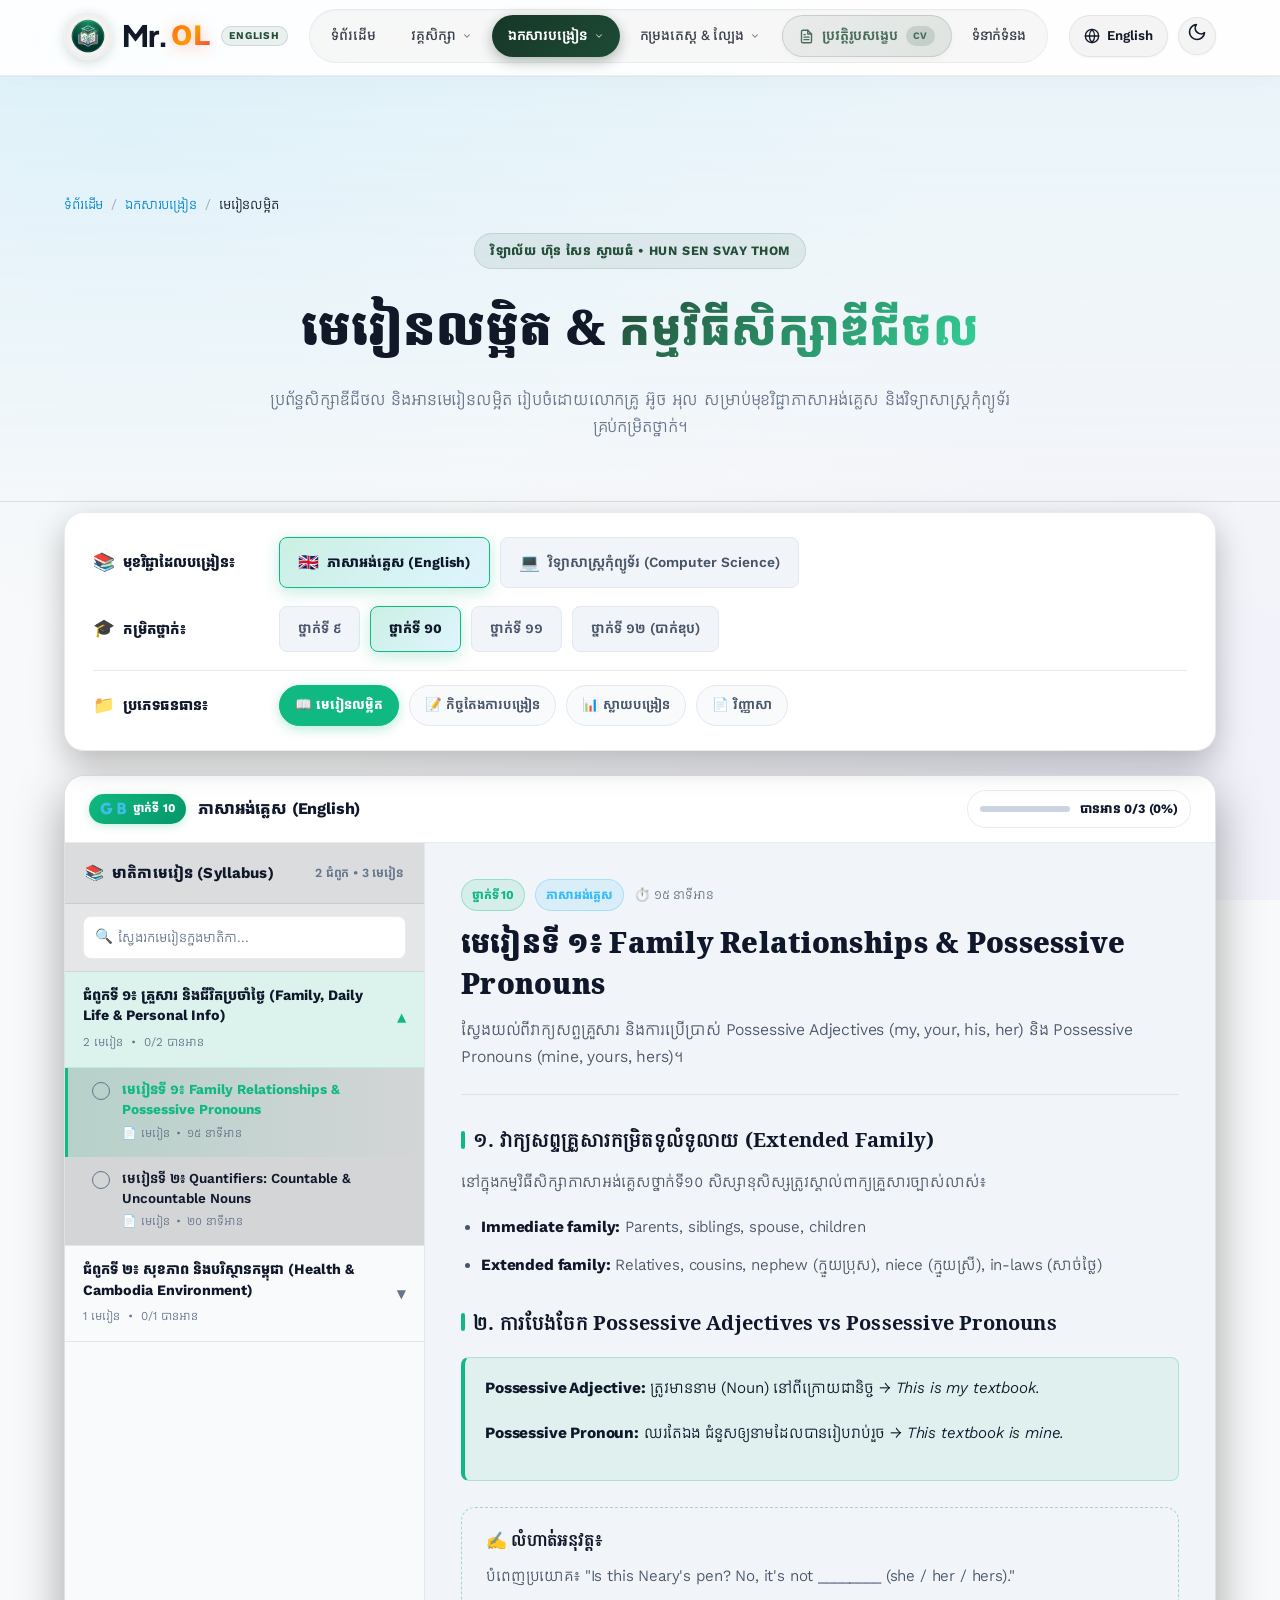
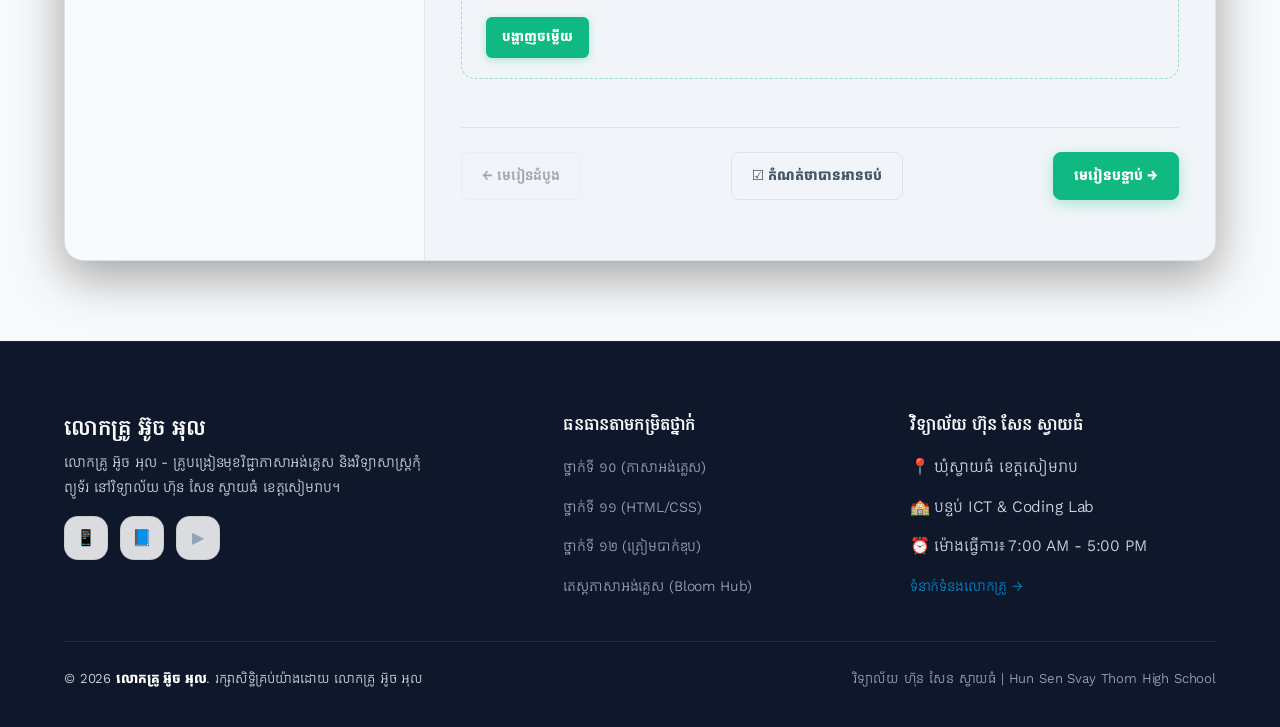
<file: teaching.html>
<!DOCTYPE html>
<html lang="km" data-theme="dark">
<head>
  <meta charset="UTF-8">
  <meta name="viewport" content="width=device-width, initial-scale=1, viewport-fit=cover">
  <title>មេរៀនលម្អិត & ធនធានបង្រៀន | លោកគ្រូ អ៊ូច អុល - វិទ្យាល័យ ហ៊ុន សែន ស្វាយធំ</title>
  <meta name="description" content="មេរៀនលម្អិតតាមកម្រិតថ្នាក់ទី៩ ទី១០ ទី១១ ទី១២ សម្រាប់មុខវិជ្ជាភាសាអង់គ្លេស និងវិទ្យាសាស្ត្រកុំព្យូទ័រ រៀបចំដោយលោកគ្រូ អ៊ូច អុល វិទ្យាល័យ ហ៊ុន សែន ស្វាយធំ។">
  
  <!-- Favicon -->
  <link rel="icon" type="image/svg+xml" href="data:image/svg+xml,<svg xmlns='http://www.w3.org/2000/svg' viewBox='0 0 24 24' fill='%2338bdf8'><path d='M12 2L2 7l10 5 10-5-10-5zM2 17l10 5 10-5M2 12l10 5 10-5'/></svg>">
  
  <!-- Google Fonts: Kantumruy Pro, Koh Santepheap, Plus Jakarta Sans, Handwriting -->
  <link rel="preconnect" href="https://fonts.googleapis.com">
  <link rel="preconnect" href="https://fonts.gstatic.com" crossorigin>
  <link href="https://fonts.googleapis.com/css2?family=Kantumruy+Pro:ital,wght@0,300;0,400;0,500;0,600;0,700;1,400&family=Koh+Santepheap:wght@300;400;500;600;700&family=Plus+Jakarta+Sans:wght@300;400;500;600;700;800&family=Architects+Daughter&family=Caveat:wght@600;700&family=Kalam:wght@400;700&family=Patrick+Hand&display=swap" rel="stylesheet">

  <!-- CSS Stylesheets -->
  <link rel="stylesheet" href="css/animations.css">
  <link rel="stylesheet" href="css/style.css">
  <link rel="stylesheet" href="css/elearn-pro.css">
  <link rel="stylesheet" href="css/lessons-reader.css">
  <link rel="stylesheet" href="css/responsive.css">
</head>
<body>

  <!-- Top Scroll Progress Bar -->
  <div id="scroll-progress"></div>

  <!-- ==========================================================================
       SITE HEADER & PRIMARY NAVIGATION
       ========================================================================== -->
  <header id="site-header" class="site-header">
    <div class="container navbar">
      <!-- Brand Logo -->
      <a href="index.html#home" class="brand-logo" aria-label="Mr. Ol Portfolio">
        <div class="brand-logo-elearn">
          <div class="brand-icon-elearn">
            <img src="assets/images/mr_ol_logo.jpg" alt="Mr. Ol Logo" class="brand-img-logo">
          </div>
          <div class="brand-title-wrap">
            <span class="brand-title-elearn">Mr. <span class="brand-ol-highlight">OL</span></span>
            <span class="brand-sub-badge">English</span>
          </div>
        </div>
      </a>

      <!-- Categorized Navigation Bar -->
      <ul id="nav-menu" class="nav-menu">
        <!-- 1. ទំព័រដើម (Home) -->
        <li class="nav-item">
          <a href="index.html#home" class="nav-link">
            <span data-i18n="nav_home">ទំព័រដើម</span>
          </a>
        </li>

        <!-- 2. វគ្គសិក្សា (Learning Courses) -->
        <li class="nav-item has-dropdown learning-courses-item">
          <a href="index.html#courses" class="nav-link">
            <span data-i18n="nav_learning_courses">វគ្គសិក្សា</span>
            <span class="nav-arrow">
              <svg width="10" height="10" viewBox="0 0 24 24" fill="none" stroke="currentColor" stroke-width="2.5" stroke-linecap="round" stroke-linejoin="round"><polyline points="6 9 12 15 18 9"></polyline></svg>
            </span>
          </a>
          <div class="dropdown-menu dropdown-menu-courses">
            <div class="dropdown-group-header" data-i18n="header_skills_levels">ជំនាញ & កម្រិតសិក្សា • Skills & Levels</div>
            
            <!-- Sub Menu 1: Grammar (7 Master Modules) -->
            <div class="dropdown-item-nested">
              <a href="javascript:void(0)" class="dropdown-link nested-parent-link" data-skill="grammar">
                <span class="item-icon">
                  <svg width="16" height="16" viewBox="0 0 24 24" fill="none" stroke="currentColor" stroke-width="2.2" stroke-linecap="round" stroke-linejoin="round"><path d="M4 19.5A2.5 2.5 0 0 1 6.5 17H20"></path><path d="M6.5 2H20v20H6.5A2.5 2.5 0 0 1 4 19.5v-15A2.5 2.5 0 0 1 6.5 2z"></path><line x1="9" y1="7" x2="15" y2="7"></line><line x1="9" y1="11" x2="13" y2="11"></line></svg>
                </span>
                <span class="nested-link-text">
                  <span class="skill-name" data-i18n="skill_grammar">Grammar</span>
                  <span class="skill-subtext" data-i18n="skill_grammar_kh">វេយ្យាករណ៍</span>
                </span>
                <span class="nested-caret">
                  <svg width="12" height="12" viewBox="0 0 24 24" fill="none" stroke="currentColor" stroke-width="2.5" stroke-linecap="round" stroke-linejoin="round"><polyline points="9 18 15 12 9 6"></polyline></svg>
                </span>
              </a>

              <!-- 3rd Menu: Grammar Master Syllabus (7 Core Modules) -->
              <div class="sub-dropdown-menu sub-dropdown-grammar">
                <div class="sub-menu-header">
                  <span class="sub-header-title">Grammar Master Syllabus</span>
                  <span class="badge-cefr">7 Modules</span>
                </div>
                
                <div class="sub-grammar-list">
                  <!-- 1. Parts of Speech with 4th & 5th Level Flyout Submenu -->
                  <div class="sub-item-nested">
                    <a href="grammar.html?topic=nouns" class="grammar-menu-item nested-3rd-parent" data-grammar-topic="nouns" title="1. Parts of Speech">
                      <span class="grammar-num-badge">1</span>
                      <span class="grammar-item-content">
                        <span class="grammar-item-title">Parts of Speech</span>
                        <span class="grammar-item-sub">ថ្នាក់នៃពាក្យ (8 Word Classes)</span>
                      </span>
                      <span class="nested-caret-3rd">
                        <svg width="10" height="10" viewBox="0 0 24 24" fill="none" stroke="currentColor" stroke-width="2.5"><polyline points="9 18 15 12 9 6"></polyline></svg>
                      </span>
                    </a>

                    <!-- 4th Level Menu: Parts of Speech -->
                    <div class="sub-4th-dropdown-menu sub-3rd-dropdown-menu">
                      <div class="sub-menu-header">
                        <span class="sub-header-title">Parts of Speech</span>
                        <span class="badge-cefr">8 Classes</span>
                      </div>
                      <div class="sub-4th-grid">

                  <!-- 4th Level Item: Nouns (នាម) -->
                  <div class="sub-4th-item-nested">
                    <a href="grammar.html?topic=nouns" class="grammar-4th-link nested-4th-parent" data-grammar-topic="nouns" title="Nouns (នាម)">
                      <span class="g4-icon">📦</span>
                      <div class="g4-text">
                        <span class="g4-title">Nouns (នាម)</span>
                        <span class="g4-desc">Kinds, Sing/Plural, Countable & Uncountable</span>
                      </div>
                      <span class="nested-caret-4th">
                        <svg width="10" height="10" viewBox="0 0 24 24" fill="none" stroke="currentColor" stroke-width="2.5"><polyline points="9 18 15 12 9 6"></polyline></svg>
                      </span>
                    </a>
                    <!-- 5th Sub Menu: Lessons & Test with CEFR Levels (A1, A2, B1, B2, C1&C2) -->
                    <div class="sub-5th-dropdown-menu">
                      <div class="sub-5th-header">
                        <span class="sub-5th-title">📦 Nouns (នាម)</span>
                        <span class="sub-5th-badge">Syllabus &amp; Tests</span>
                      </div>
                      <div class="sub-5th-actions">
                        <!-- Action 1: Lessons -->
                        <a href="grammar.html?topic=nouns#sec-notesheet" class="btn-5th-action btn-5th-lesson" data-grammar-topic="nouns" data-target-section="lesson" title="Study Nouns (នាម)">
                          <span class="act-icon">📖</span>
                          <div class="act-body">
                            <span class="act-title">Lessons (មេរៀន)</span>
                            <span class="act-desc">Study Notes, Formulas, Rules &amp; Traps</span>
                          </div>
                          <span class="act-arrow">→</span>
                        </a>

                        <!-- Action 2: Test Categorized by CEFR Levels -->
                        <div class="sub-5th-test-block">
                          <div class="test-block-header">
                            <span class="tb-title">🎯 Test (តេស្តអនុវត្ត)</span>
                            <a href="grammar.html?topic=nouns&level=ALL#sec-tests" class="tb-all-link" data-grammar-topic="nouns" data-level="ALL" title="Practice all 80 standard questions">All (80 Qs)</a>
                          </div>
                          <div class="test-cefr-grid">
                            <a href="grammar.html?topic=nouns&level=A1#sec-tests" class="cefr-pill pill-a1" data-grammar-topic="nouns" data-level="A1" title="Nouns (នាម) - A1 Beginner Test">
                              <span class="pill-lvl">A1</span>
                              <span class="pill-name">Beginner</span>
                            </a>
                            <a href="grammar.html?topic=nouns&level=A2#sec-tests" class="cefr-pill pill-a2" data-grammar-topic="nouns" data-level="A2" title="Nouns (នាម) - A2 Elementary Test">
                              <span class="pill-lvl">A2</span>
                              <span class="pill-name">Elementary</span>
                            </a>
                            <a href="grammar.html?topic=nouns&level=B1#sec-tests" class="cefr-pill pill-b1" data-grammar-topic="nouns" data-level="B1" title="Nouns (នាម) - B1 Intermediate Test">
                              <span class="pill-lvl">B1</span>
                              <span class="pill-name">Intermediate</span>
                            </a>
                            <a href="grammar.html?topic=nouns&level=B2#sec-tests" class="cefr-pill pill-b2" data-grammar-topic="nouns" data-level="B2" title="Nouns (នាម) - B2 Upper-Intermediate Test">
                              <span class="pill-lvl">B2</span>
                              <span class="pill-name">Upper-Int</span>
                            </a>
                            <a href="grammar.html?topic=nouns&level=C1_C2#sec-tests" class="cefr-pill pill-c1c2" data-grammar-topic="nouns" data-level="C1_C2" title="Nouns (នាម) - C1 & C2 Advanced Test">
                              <span class="pill-lvl">C1 &amp; C2</span>
                              <span class="pill-name">Advanced</span>
                            </a>
                          </div>
                        </div>
                      </div>
                    </div>
                  </div>

                  <!-- 4th Level Item: Pronouns (សព្វនាម) -->
                  <div class="sub-4th-item-nested">
                    <a href="grammar.html?topic=pronouns" class="grammar-4th-link nested-4th-parent" data-grammar-topic="pronouns" title="Pronouns (សព្វនាម)">
                      <span class="g4-icon">👤</span>
                      <div class="g4-text">
                        <span class="g4-title">Pronouns (សព្វនាម)</span>
                        <span class="g4-desc">Definite (Subj/Obj/Poss/Refl) & Indefinite</span>
                      </div>
                      <span class="nested-caret-4th">
                        <svg width="10" height="10" viewBox="0 0 24 24" fill="none" stroke="currentColor" stroke-width="2.5"><polyline points="9 18 15 12 9 6"></polyline></svg>
                      </span>
                    </a>
                    <!-- 5th Sub Menu: Lessons & Test with CEFR Levels (A1, A2, B1, B2, C1&C2) -->
                    <div class="sub-5th-dropdown-menu">
                      <div class="sub-5th-header">
                        <span class="sub-5th-title">👤 Pronouns (សព្វនាម)</span>
                        <span class="sub-5th-badge">Syllabus &amp; Tests</span>
                      </div>
                      <div class="sub-5th-actions">
                        <!-- Action 1: Lessons -->
                        <a href="grammar.html?topic=pronouns#sec-notesheet" class="btn-5th-action btn-5th-lesson" data-grammar-topic="pronouns" data-target-section="lesson" title="Study Pronouns (សព្វនាម)">
                          <span class="act-icon">📖</span>
                          <div class="act-body">
                            <span class="act-title">Lessons (មេរៀន)</span>
                            <span class="act-desc">Study Notes, Formulas, Rules &amp; Traps</span>
                          </div>
                          <span class="act-arrow">→</span>
                        </a>

                        <!-- Action 2: Test Categorized by CEFR Levels -->
                        <div class="sub-5th-test-block">
                          <div class="test-block-header">
                            <span class="tb-title">🎯 Test (តេស្តអនុវត្ត)</span>
                            <a href="grammar.html?topic=pronouns&level=ALL#sec-tests" class="tb-all-link" data-grammar-topic="pronouns" data-level="ALL" title="Practice all 80 standard questions">All (80 Qs)</a>
                          </div>
                          <div class="test-cefr-grid">
                            <a href="grammar.html?topic=pronouns&level=A1#sec-tests" class="cefr-pill pill-a1" data-grammar-topic="pronouns" data-level="A1" title="Pronouns (សព្វនាម) - A1 Beginner Test">
                              <span class="pill-lvl">A1</span>
                              <span class="pill-name">Beginner</span>
                            </a>
                            <a href="grammar.html?topic=pronouns&level=A2#sec-tests" class="cefr-pill pill-a2" data-grammar-topic="pronouns" data-level="A2" title="Pronouns (សព្វនាម) - A2 Elementary Test">
                              <span class="pill-lvl">A2</span>
                              <span class="pill-name">Elementary</span>
                            </a>
                            <a href="grammar.html?topic=pronouns&level=B1#sec-tests" class="cefr-pill pill-b1" data-grammar-topic="pronouns" data-level="B1" title="Pronouns (សព្វនាម) - B1 Intermediate Test">
                              <span class="pill-lvl">B1</span>
                              <span class="pill-name">Intermediate</span>
                            </a>
                            <a href="grammar.html?topic=pronouns&level=B2#sec-tests" class="cefr-pill pill-b2" data-grammar-topic="pronouns" data-level="B2" title="Pronouns (សព្វនាម) - B2 Upper-Intermediate Test">
                              <span class="pill-lvl">B2</span>
                              <span class="pill-name">Upper-Int</span>
                            </a>
                            <a href="grammar.html?topic=pronouns&level=C1_C2#sec-tests" class="cefr-pill pill-c1c2" data-grammar-topic="pronouns" data-level="C1_C2" title="Pronouns (សព្វនាម) - C1 & C2 Advanced Test">
                              <span class="pill-lvl">C1 &amp; C2</span>
                              <span class="pill-name">Advanced</span>
                            </a>
                          </div>
                        </div>
                      </div>
                    </div>
                  </div>

                  <!-- 4th Level Item: Verbs (កិរិយាសព្ទ) -->
                  <div class="sub-4th-item-nested">
                    <a href="grammar.html?topic=verbs" class="grammar-4th-link nested-4th-parent" data-grammar-topic="verbs" title="Verbs (កិរិយាសព្ទ)">
                      <span class="g4-icon">⚡</span>
                      <div class="g4-text">
                        <span class="g4-title">Verbs (កិរិយាសព្ទ)</span>
                        <span class="g4-desc">Main, Modals, Finite, Transitive & Causatives</span>
                      </div>
                      <span class="nested-caret-4th">
                        <svg width="10" height="10" viewBox="0 0 24 24" fill="none" stroke="currentColor" stroke-width="2.5"><polyline points="9 18 15 12 9 6"></polyline></svg>
                      </span>
                    </a>
                    <!-- 5th Sub Menu: Lessons & Test with CEFR Levels (A1, A2, B1, B2, C1&C2) -->
                    <div class="sub-5th-dropdown-menu">
                      <div class="sub-5th-header">
                        <span class="sub-5th-title">⚡ Verbs (កិរិយាសព្ទ)</span>
                        <span class="sub-5th-badge">Syllabus &amp; Tests</span>
                      </div>
                      <div class="sub-5th-actions">
                        <!-- Action 1: Lessons -->
                        <a href="grammar.html?topic=verbs#sec-notesheet" class="btn-5th-action btn-5th-lesson" data-grammar-topic="verbs" data-target-section="lesson" title="Study Verbs (កិរិយាសព្ទ)">
                          <span class="act-icon">📖</span>
                          <div class="act-body">
                            <span class="act-title">Lessons (មេរៀន)</span>
                            <span class="act-desc">Study Notes, Formulas, Rules &amp; Traps</span>
                          </div>
                          <span class="act-arrow">→</span>
                        </a>

                        <!-- Action 2: Test Categorized by CEFR Levels -->
                        <div class="sub-5th-test-block">
                          <div class="test-block-header">
                            <span class="tb-title">🎯 Test (តេស្តអនុវត្ត)</span>
                            <a href="grammar.html?topic=verbs&level=ALL#sec-tests" class="tb-all-link" data-grammar-topic="verbs" data-level="ALL" title="Practice all 80 standard questions">All (80 Qs)</a>
                          </div>
                          <div class="test-cefr-grid">
                            <a href="grammar.html?topic=verbs&level=A1#sec-tests" class="cefr-pill pill-a1" data-grammar-topic="verbs" data-level="A1" title="Verbs (កិរិយាសព្ទ) - A1 Beginner Test">
                              <span class="pill-lvl">A1</span>
                              <span class="pill-name">Beginner</span>
                            </a>
                            <a href="grammar.html?topic=verbs&level=A2#sec-tests" class="cefr-pill pill-a2" data-grammar-topic="verbs" data-level="A2" title="Verbs (កិរិយាសព្ទ) - A2 Elementary Test">
                              <span class="pill-lvl">A2</span>
                              <span class="pill-name">Elementary</span>
                            </a>
                            <a href="grammar.html?topic=verbs&level=B1#sec-tests" class="cefr-pill pill-b1" data-grammar-topic="verbs" data-level="B1" title="Verbs (កិរិយាសព្ទ) - B1 Intermediate Test">
                              <span class="pill-lvl">B1</span>
                              <span class="pill-name">Intermediate</span>
                            </a>
                            <a href="grammar.html?topic=verbs&level=B2#sec-tests" class="cefr-pill pill-b2" data-grammar-topic="verbs" data-level="B2" title="Verbs (កិរិយាសព្ទ) - B2 Upper-Intermediate Test">
                              <span class="pill-lvl">B2</span>
                              <span class="pill-name">Upper-Int</span>
                            </a>
                            <a href="grammar.html?topic=verbs&level=C1_C2#sec-tests" class="cefr-pill pill-c1c2" data-grammar-topic="verbs" data-level="C1_C2" title="Verbs (កិរិយាសព្ទ) - C1 & C2 Advanced Test">
                              <span class="pill-lvl">C1 &amp; C2</span>
                              <span class="pill-name">Advanced</span>
                            </a>
                          </div>
                        </div>
                      </div>
                    </div>
                  </div>

                  <!-- 4th Level Item: Adverbs (គុណកិរិយា) -->
                  <div class="sub-4th-item-nested">
                    <a href="grammar.html?topic=adverbs" class="grammar-4th-link nested-4th-parent" data-grammar-topic="adverbs" title="Adverbs (គុណកិរិយា)">
                      <span class="g4-icon">🚀</span>
                      <div class="g4-text">
                        <span class="g4-title">Adverbs (គុណកិរិយា)</span>
                        <span class="g4-desc">Meaning, Formation, Use, Kinds & Exceptions</span>
                      </div>
                      <span class="nested-caret-4th">
                        <svg width="10" height="10" viewBox="0 0 24 24" fill="none" stroke="currentColor" stroke-width="2.5"><polyline points="9 18 15 12 9 6"></polyline></svg>
                      </span>
                    </a>
                    <!-- 5th Sub Menu: Lessons & Test with CEFR Levels (A1, A2, B1, B2, C1&C2) -->
                    <div class="sub-5th-dropdown-menu">
                      <div class="sub-5th-header">
                        <span class="sub-5th-title">🚀 Adverbs (គុណកិរិយា)</span>
                        <span class="sub-5th-badge">Syllabus &amp; Tests</span>
                      </div>
                      <div class="sub-5th-actions">
                        <!-- Action 1: Lessons -->
                        <a href="grammar.html?topic=adverbs#sec-notesheet" class="btn-5th-action btn-5th-lesson" data-grammar-topic="adverbs" data-target-section="lesson" title="Study Adverbs (គុណកិរិយា)">
                          <span class="act-icon">📖</span>
                          <div class="act-body">
                            <span class="act-title">Lessons (មេរៀន)</span>
                            <span class="act-desc">Study Notes, Formulas, Rules &amp; Traps</span>
                          </div>
                          <span class="act-arrow">→</span>
                        </a>

                        <!-- Action 2: Test Categorized by CEFR Levels -->
                        <div class="sub-5th-test-block">
                          <div class="test-block-header">
                            <span class="tb-title">🎯 Test (តេស្តអនុវត្ត)</span>
                            <a href="grammar.html?topic=adverbs&level=ALL#sec-tests" class="tb-all-link" data-grammar-topic="adverbs" data-level="ALL" title="Practice all 80 standard questions">All (80 Qs)</a>
                          </div>
                          <div class="test-cefr-grid">
                            <a href="grammar.html?topic=adverbs&level=A1#sec-tests" class="cefr-pill pill-a1" data-grammar-topic="adverbs" data-level="A1" title="Adverbs (គុណកិរិយា) - A1 Beginner Test">
                              <span class="pill-lvl">A1</span>
                              <span class="pill-name">Beginner</span>
                            </a>
                            <a href="grammar.html?topic=adverbs&level=A2#sec-tests" class="cefr-pill pill-a2" data-grammar-topic="adverbs" data-level="A2" title="Adverbs (គុណកិរិយា) - A2 Elementary Test">
                              <span class="pill-lvl">A2</span>
                              <span class="pill-name">Elementary</span>
                            </a>
                            <a href="grammar.html?topic=adverbs&level=B1#sec-tests" class="cefr-pill pill-b1" data-grammar-topic="adverbs" data-level="B1" title="Adverbs (គុណកិរិយា) - B1 Intermediate Test">
                              <span class="pill-lvl">B1</span>
                              <span class="pill-name">Intermediate</span>
                            </a>
                            <a href="grammar.html?topic=adverbs&level=B2#sec-tests" class="cefr-pill pill-b2" data-grammar-topic="adverbs" data-level="B2" title="Adverbs (គុណកិរិយា) - B2 Upper-Intermediate Test">
                              <span class="pill-lvl">B2</span>
                              <span class="pill-name">Upper-Int</span>
                            </a>
                            <a href="grammar.html?topic=adverbs&level=C1_C2#sec-tests" class="cefr-pill pill-c1c2" data-grammar-topic="adverbs" data-level="C1_C2" title="Adverbs (គុណកិរិយា) - C1 & C2 Advanced Test">
                              <span class="pill-lvl">C1 &amp; C2</span>
                              <span class="pill-name">Advanced</span>
                            </a>
                          </div>
                        </div>
                      </div>
                    </div>
                  </div>

                  <!-- 4th Level Item: Adjectives (គុណនាម) -->
                  <div class="sub-4th-item-nested">
                    <a href="grammar.html?topic=adjectives" class="grammar-4th-link nested-4th-parent" data-grammar-topic="adjectives" title="Adjectives (គុណនាម)">
                      <span class="g4-icon">🎨</span>
                      <div class="g4-text">
                        <span class="g4-title">Adjectives (គុណនាម)</span>
                        <span class="g4-desc">Visual Summary, OSASCOMP Order & Rules</span>
                      </div>
                      <span class="nested-caret-4th">
                        <svg width="10" height="10" viewBox="0 0 24 24" fill="none" stroke="currentColor" stroke-width="2.5"><polyline points="9 18 15 12 9 6"></polyline></svg>
                      </span>
                    </a>
                    <!-- 5th Sub Menu: Lessons & Test with CEFR Levels (A1, A2, B1, B2, C1&C2) -->
                    <div class="sub-5th-dropdown-menu">
                      <div class="sub-5th-header">
                        <span class="sub-5th-title">🎨 Adjectives (គុណនាម)</span>
                        <span class="sub-5th-badge">Syllabus &amp; Tests</span>
                      </div>
                      <div class="sub-5th-actions">
                        <!-- Action 1: Lessons -->
                        <a href="grammar.html?topic=adjectives#sec-notesheet" class="btn-5th-action btn-5th-lesson" data-grammar-topic="adjectives" data-target-section="lesson" title="Study Adjectives (គុណនាម)">
                          <span class="act-icon">📖</span>
                          <div class="act-body">
                            <span class="act-title">Lessons (មេរៀន)</span>
                            <span class="act-desc">Study Notes, Formulas, Rules &amp; Traps</span>
                          </div>
                          <span class="act-arrow">→</span>
                        </a>

                        <!-- Action 2: Test Categorized by CEFR Levels -->
                        <div class="sub-5th-test-block">
                          <div class="test-block-header">
                            <span class="tb-title">🎯 Test (តេស្តអនុវត្ត)</span>
                            <a href="grammar.html?topic=adjectives&level=ALL#sec-tests" class="tb-all-link" data-grammar-topic="adjectives" data-level="ALL" title="Practice all 80 standard questions">All (80 Qs)</a>
                          </div>
                          <div class="test-cefr-grid">
                            <a href="grammar.html?topic=adjectives&level=A1#sec-tests" class="cefr-pill pill-a1" data-grammar-topic="adjectives" data-level="A1" title="Adjectives (គុណនាម) - A1 Beginner Test">
                              <span class="pill-lvl">A1</span>
                              <span class="pill-name">Beginner</span>
                            </a>
                            <a href="grammar.html?topic=adjectives&level=A2#sec-tests" class="cefr-pill pill-a2" data-grammar-topic="adjectives" data-level="A2" title="Adjectives (គុណនាម) - A2 Elementary Test">
                              <span class="pill-lvl">A2</span>
                              <span class="pill-name">Elementary</span>
                            </a>
                            <a href="grammar.html?topic=adjectives&level=B1#sec-tests" class="cefr-pill pill-b1" data-grammar-topic="adjectives" data-level="B1" title="Adjectives (គុណនាម) - B1 Intermediate Test">
                              <span class="pill-lvl">B1</span>
                              <span class="pill-name">Intermediate</span>
                            </a>
                            <a href="grammar.html?topic=adjectives&level=B2#sec-tests" class="cefr-pill pill-b2" data-grammar-topic="adjectives" data-level="B2" title="Adjectives (គុណនាម) - B2 Upper-Intermediate Test">
                              <span class="pill-lvl">B2</span>
                              <span class="pill-name">Upper-Int</span>
                            </a>
                            <a href="grammar.html?topic=adjectives&level=C1_C2#sec-tests" class="cefr-pill pill-c1c2" data-grammar-topic="adjectives" data-level="C1_C2" title="Adjectives (គុណនាម) - C1 & C2 Advanced Test">
                              <span class="pill-lvl">C1 &amp; C2</span>
                              <span class="pill-name">Advanced</span>
                            </a>
                          </div>
                        </div>
                      </div>
                    </div>
                  </div>

                  <!-- 4th Level Item: Prepositions (ធៀបសព្វ) -->
                  <div class="sub-4th-item-nested">
                    <a href="grammar.html?topic=prepositions" class="grammar-4th-link nested-4th-parent" data-grammar-topic="prepositions" title="Prepositions (ធៀបសព្វ)">
                      <span class="g4-icon">📍</span>
                      <div class="g4-text">
                        <span class="g4-title">Prepositions (ធៀបសព្វ)</span>
                        <span class="g4-desc">Visual Summary, In/On/At Triangle & Rules</span>
                      </div>
                      <span class="nested-caret-4th">
                        <svg width="10" height="10" viewBox="0 0 24 24" fill="none" stroke="currentColor" stroke-width="2.5"><polyline points="9 18 15 12 9 6"></polyline></svg>
                      </span>
                    </a>
                    <!-- 5th Sub Menu: Lessons & Test with CEFR Levels (A1, A2, B1, B2, C1&C2) -->
                    <div class="sub-5th-dropdown-menu">
                      <div class="sub-5th-header">
                        <span class="sub-5th-title">📍 Prepositions (ធៀបសព្វ)</span>
                        <span class="sub-5th-badge">Syllabus &amp; Tests</span>
                      </div>
                      <div class="sub-5th-actions">
                        <!-- Action 1: Lessons -->
                        <a href="grammar.html?topic=prepositions#sec-notesheet" class="btn-5th-action btn-5th-lesson" data-grammar-topic="prepositions" data-target-section="lesson" title="Study Prepositions (ធៀបសព្វ)">
                          <span class="act-icon">📖</span>
                          <div class="act-body">
                            <span class="act-title">Lessons (មេរៀន)</span>
                            <span class="act-desc">Study Notes, Formulas, Rules &amp; Traps</span>
                          </div>
                          <span class="act-arrow">→</span>
                        </a>

                        <!-- Action 2: Test Categorized by CEFR Levels -->
                        <div class="sub-5th-test-block">
                          <div class="test-block-header">
                            <span class="tb-title">🎯 Test (តេស្តអនុវត្ត)</span>
                            <a href="grammar.html?topic=prepositions&level=ALL#sec-tests" class="tb-all-link" data-grammar-topic="prepositions" data-level="ALL" title="Practice all 80 standard questions">All (80 Qs)</a>
                          </div>
                          <div class="test-cefr-grid">
                            <a href="grammar.html?topic=prepositions&level=A1#sec-tests" class="cefr-pill pill-a1" data-grammar-topic="prepositions" data-level="A1" title="Prepositions (ធៀបសព្វ) - A1 Beginner Test">
                              <span class="pill-lvl">A1</span>
                              <span class="pill-name">Beginner</span>
                            </a>
                            <a href="grammar.html?topic=prepositions&level=A2#sec-tests" class="cefr-pill pill-a2" data-grammar-topic="prepositions" data-level="A2" title="Prepositions (ធៀបសព្វ) - A2 Elementary Test">
                              <span class="pill-lvl">A2</span>
                              <span class="pill-name">Elementary</span>
                            </a>
                            <a href="grammar.html?topic=prepositions&level=B1#sec-tests" class="cefr-pill pill-b1" data-grammar-topic="prepositions" data-level="B1" title="Prepositions (ធៀបសព្វ) - B1 Intermediate Test">
                              <span class="pill-lvl">B1</span>
                              <span class="pill-name">Intermediate</span>
                            </a>
                            <a href="grammar.html?topic=prepositions&level=B2#sec-tests" class="cefr-pill pill-b2" data-grammar-topic="prepositions" data-level="B2" title="Prepositions (ធៀបសព្វ) - B2 Upper-Intermediate Test">
                              <span class="pill-lvl">B2</span>
                              <span class="pill-name">Upper-Int</span>
                            </a>
                            <a href="grammar.html?topic=prepositions&level=C1_C2#sec-tests" class="cefr-pill pill-c1c2" data-grammar-topic="prepositions" data-level="C1_C2" title="Prepositions (ធៀបសព្វ) - C1 & C2 Advanced Test">
                              <span class="pill-lvl">C1 &amp; C2</span>
                              <span class="pill-name">Advanced</span>
                            </a>
                          </div>
                        </div>
                      </div>
                    </div>
                  </div>

                  <!-- 4th Level Item: Conjunctions (ឈ្នាប់) -->
                  <div class="sub-4th-item-nested">
                    <a href="grammar.html?topic=conjunctions" class="grammar-4th-link nested-4th-parent" data-grammar-topic="conjunctions" title="Conjunctions (ឈ្នាប់)">
                      <span class="g4-icon">🔗</span>
                      <div class="g4-text">
                        <span class="g4-title">Conjunctions (ឈ្នាប់)</span>
                        <span class="g4-desc">Visual Summary, FANBOYS, Subordinating & Pairs</span>
                      </div>
                      <span class="nested-caret-4th">
                        <svg width="10" height="10" viewBox="0 0 24 24" fill="none" stroke="currentColor" stroke-width="2.5"><polyline points="9 18 15 12 9 6"></polyline></svg>
                      </span>
                    </a>
                    <!-- 5th Sub Menu: Lessons & Test with CEFR Levels (A1, A2, B1, B2, C1&C2) -->
                    <div class="sub-5th-dropdown-menu">
                      <div class="sub-5th-header">
                        <span class="sub-5th-title">🔗 Conjunctions (ឈ្នាប់)</span>
                        <span class="sub-5th-badge">Syllabus &amp; Tests</span>
                      </div>
                      <div class="sub-5th-actions">
                        <!-- Action 1: Lessons -->
                        <a href="grammar.html?topic=conjunctions#sec-notesheet" class="btn-5th-action btn-5th-lesson" data-grammar-topic="conjunctions" data-target-section="lesson" title="Study Conjunctions (ឈ្នាប់)">
                          <span class="act-icon">📖</span>
                          <div class="act-body">
                            <span class="act-title">Lessons (មេរៀន)</span>
                            <span class="act-desc">Study Notes, Formulas, Rules &amp; Traps</span>
                          </div>
                          <span class="act-arrow">→</span>
                        </a>

                        <!-- Action 2: Test Categorized by CEFR Levels -->
                        <div class="sub-5th-test-block">
                          <div class="test-block-header">
                            <span class="tb-title">🎯 Test (តេស្តអនុវត្ត)</span>
                            <a href="grammar.html?topic=conjunctions&level=ALL#sec-tests" class="tb-all-link" data-grammar-topic="conjunctions" data-level="ALL" title="Practice all 80 standard questions">All (80 Qs)</a>
                          </div>
                          <div class="test-cefr-grid">
                            <a href="grammar.html?topic=conjunctions&level=A1#sec-tests" class="cefr-pill pill-a1" data-grammar-topic="conjunctions" data-level="A1" title="Conjunctions (ឈ្នាប់) - A1 Beginner Test">
                              <span class="pill-lvl">A1</span>
                              <span class="pill-name">Beginner</span>
                            </a>
                            <a href="grammar.html?topic=conjunctions&level=A2#sec-tests" class="cefr-pill pill-a2" data-grammar-topic="conjunctions" data-level="A2" title="Conjunctions (ឈ្នាប់) - A2 Elementary Test">
                              <span class="pill-lvl">A2</span>
                              <span class="pill-name">Elementary</span>
                            </a>
                            <a href="grammar.html?topic=conjunctions&level=B1#sec-tests" class="cefr-pill pill-b1" data-grammar-topic="conjunctions" data-level="B1" title="Conjunctions (ឈ្នាប់) - B1 Intermediate Test">
                              <span class="pill-lvl">B1</span>
                              <span class="pill-name">Intermediate</span>
                            </a>
                            <a href="grammar.html?topic=conjunctions&level=B2#sec-tests" class="cefr-pill pill-b2" data-grammar-topic="conjunctions" data-level="B2" title="Conjunctions (ឈ្នាប់) - B2 Upper-Intermediate Test">
                              <span class="pill-lvl">B2</span>
                              <span class="pill-name">Upper-Int</span>
                            </a>
                            <a href="grammar.html?topic=conjunctions&level=C1_C2#sec-tests" class="cefr-pill pill-c1c2" data-grammar-topic="conjunctions" data-level="C1_C2" title="Conjunctions (ឈ្នាប់) - C1 & C2 Advanced Test">
                              <span class="pill-lvl">C1 &amp; C2</span>
                              <span class="pill-name">Advanced</span>
                            </a>
                          </div>
                        </div>
                      </div>
                    </div>
                  </div>

                  <!-- 4th Level Item: Interjections (ឧទានសព្ទ) -->
                  <div class="sub-4th-item-nested">
                    <a href="grammar.html?topic=interjections" class="grammar-4th-link nested-4th-parent" data-grammar-topic="interjections" title="Interjections (ឧទានសព្ទ)">
                      <span class="g4-icon">💥</span>
                      <div class="g4-text">
                        <span class="g4-title">Interjections (ឧទានសព្ទ)</span>
                        <span class="g4-desc">Visual Summary, Emotions, Punctuations & Use</span>
                      </div>
                      <span class="nested-caret-4th">
                        <svg width="10" height="10" viewBox="0 0 24 24" fill="none" stroke="currentColor" stroke-width="2.5"><polyline points="9 18 15 12 9 6"></polyline></svg>
                      </span>
                    </a>
                    <!-- 5th Sub Menu: Lessons & Test with CEFR Levels (A1, A2, B1, B2, C1&C2) -->
                    <div class="sub-5th-dropdown-menu">
                      <div class="sub-5th-header">
                        <span class="sub-5th-title">💥 Interjections (ឧទានសព្ទ)</span>
                        <span class="sub-5th-badge">Syllabus &amp; Tests</span>
                      </div>
                      <div class="sub-5th-actions">
                        <!-- Action 1: Lessons -->
                        <a href="grammar.html?topic=interjections#sec-notesheet" class="btn-5th-action btn-5th-lesson" data-grammar-topic="interjections" data-target-section="lesson" title="Study Interjections (ឧទានសព្ទ)">
                          <span class="act-icon">📖</span>
                          <div class="act-body">
                            <span class="act-title">Lessons (មេរៀន)</span>
                            <span class="act-desc">Study Notes, Formulas, Rules &amp; Traps</span>
                          </div>
                          <span class="act-arrow">→</span>
                        </a>

                        <!-- Action 2: Test Categorized by CEFR Levels -->
                        <div class="sub-5th-test-block">
                          <div class="test-block-header">
                            <span class="tb-title">🎯 Test (តេស្តអនុវត្ត)</span>
                            <a href="grammar.html?topic=interjections&level=ALL#sec-tests" class="tb-all-link" data-grammar-topic="interjections" data-level="ALL" title="Practice all 80 standard questions">All (80 Qs)</a>
                          </div>
                          <div class="test-cefr-grid">
                            <a href="grammar.html?topic=interjections&level=A1#sec-tests" class="cefr-pill pill-a1" data-grammar-topic="interjections" data-level="A1" title="Interjections (ឧទានសព្ទ) - A1 Beginner Test">
                              <span class="pill-lvl">A1</span>
                              <span class="pill-name">Beginner</span>
                            </a>
                            <a href="grammar.html?topic=interjections&level=A2#sec-tests" class="cefr-pill pill-a2" data-grammar-topic="interjections" data-level="A2" title="Interjections (ឧទានសព្ទ) - A2 Elementary Test">
                              <span class="pill-lvl">A2</span>
                              <span class="pill-name">Elementary</span>
                            </a>
                            <a href="grammar.html?topic=interjections&level=B1#sec-tests" class="cefr-pill pill-b1" data-grammar-topic="interjections" data-level="B1" title="Interjections (ឧទានសព្ទ) - B1 Intermediate Test">
                              <span class="pill-lvl">B1</span>
                              <span class="pill-name">Intermediate</span>
                            </a>
                            <a href="grammar.html?topic=interjections&level=B2#sec-tests" class="cefr-pill pill-b2" data-grammar-topic="interjections" data-level="B2" title="Interjections (ឧទានសព្ទ) - B2 Upper-Intermediate Test">
                              <span class="pill-lvl">B2</span>
                              <span class="pill-name">Upper-Int</span>
                            </a>
                            <a href="grammar.html?topic=interjections&level=C1_C2#sec-tests" class="cefr-pill pill-c1c2" data-grammar-topic="interjections" data-level="C1_C2" title="Interjections (ឧទានសព្ទ) - C1 & C2 Advanced Test">
                              <span class="pill-lvl">C1 &amp; C2</span>
                              <span class="pill-name">Advanced</span>
                            </a>
                          </div>
                        </div>
                      </div>
                    </div>
                  </div>
                      </div>
                    </div>
                  </div>

                  <!-- 2. Articles (ឧបបទ) with 4th & 5th Level Flyout Submenu -->
                  <div class="sub-item-nested">
                    <a href="grammar.html?topic=articles" class="grammar-menu-item nested-3rd-parent" data-grammar-topic="articles" title="2. Articles (ឧបបទ)">
                      <span class="grammar-num-badge">2</span>
                      <span class="grammar-item-content">
                        <span class="grammar-item-title">Articles (ឧបបទ)</span>
                        <span class="grammar-item-sub">The, A/An & Zero Articles (Ø)</span>
                      </span>
                      <span class="nested-caret-3rd">
                        <svg width="10" height="10" viewBox="0 0 24 24" fill="none" stroke="currentColor" stroke-width="2.5"><polyline points="9 18 15 12 9 6"></polyline></svg>
                      </span>
                    </a>

                    <!-- 4th Level Menu: Articles (ឧបបទ) -->
                    <div class="sub-4th-dropdown-menu sub-3rd-dropdown-menu">
                      <div class="sub-menu-header">
                        <span class="sub-header-title">Articles (ឧបបទ)</span>
                        <span class="badge-cefr">Articles</span>
                      </div>
                      <div class="sub-4th-grid">

                  <!-- 4th Level Item: Articles (A, An, The & Ø) -->
                  <div class="sub-4th-item-nested">
                    <a href="grammar.html?topic=articles" class="grammar-4th-link nested-4th-parent" data-grammar-topic="articles" title="Articles (A, An, The & Ø)">
                      <span class="g4-icon">📰</span>
                      <div class="g4-text">
                        <span class="g4-title">Articles (A, An, The & Ø)</span>
                        <span class="g4-desc">Definite, Indefinite & Zero Article Rules</span>
                      </div>
                      <span class="nested-caret-4th">
                        <svg width="10" height="10" viewBox="0 0 24 24" fill="none" stroke="currentColor" stroke-width="2.5"><polyline points="9 18 15 12 9 6"></polyline></svg>
                      </span>
                    </a>
                    <!-- 5th Sub Menu: Lessons & Test with CEFR Levels (A1, A2, B1, B2, C1&C2) -->
                    <div class="sub-5th-dropdown-menu">
                      <div class="sub-5th-header">
                        <span class="sub-5th-title">📰 Articles (A, An, The & Ø)</span>
                        <span class="sub-5th-badge">Syllabus &amp; Tests</span>
                      </div>
                      <div class="sub-5th-actions">
                        <!-- Action 1: Lessons -->
                        <a href="grammar.html?topic=articles#sec-notesheet" class="btn-5th-action btn-5th-lesson" data-grammar-topic="articles" data-target-section="lesson" title="Study Articles (A, An, The & Ø)">
                          <span class="act-icon">📖</span>
                          <div class="act-body">
                            <span class="act-title">Lessons (មេរៀន)</span>
                            <span class="act-desc">Study Notes, Formulas, Rules &amp; Traps</span>
                          </div>
                          <span class="act-arrow">→</span>
                        </a>

                        <!-- Action 2: Test Categorized by CEFR Levels -->
                        <div class="sub-5th-test-block">
                          <div class="test-block-header">
                            <span class="tb-title">🎯 Test (តេស្តអនុវត្ត)</span>
                            <a href="grammar.html?topic=articles&level=ALL#sec-tests" class="tb-all-link" data-grammar-topic="articles" data-level="ALL" title="Practice all 80 standard questions">All (80 Qs)</a>
                          </div>
                          <div class="test-cefr-grid">
                            <a href="grammar.html?topic=articles&level=A1#sec-tests" class="cefr-pill pill-a1" data-grammar-topic="articles" data-level="A1" title="Articles (A, An, The & Ø) - A1 Beginner Test">
                              <span class="pill-lvl">A1</span>
                              <span class="pill-name">Beginner</span>
                            </a>
                            <a href="grammar.html?topic=articles&level=A2#sec-tests" class="cefr-pill pill-a2" data-grammar-topic="articles" data-level="A2" title="Articles (A, An, The & Ø) - A2 Elementary Test">
                              <span class="pill-lvl">A2</span>
                              <span class="pill-name">Elementary</span>
                            </a>
                            <a href="grammar.html?topic=articles&level=B1#sec-tests" class="cefr-pill pill-b1" data-grammar-topic="articles" data-level="B1" title="Articles (A, An, The & Ø) - B1 Intermediate Test">
                              <span class="pill-lvl">B1</span>
                              <span class="pill-name">Intermediate</span>
                            </a>
                            <a href="grammar.html?topic=articles&level=B2#sec-tests" class="cefr-pill pill-b2" data-grammar-topic="articles" data-level="B2" title="Articles (A, An, The & Ø) - B2 Upper-Intermediate Test">
                              <span class="pill-lvl">B2</span>
                              <span class="pill-name">Upper-Int</span>
                            </a>
                            <a href="grammar.html?topic=articles&level=C1_C2#sec-tests" class="cefr-pill pill-c1c2" data-grammar-topic="articles" data-level="C1_C2" title="Articles (A, An, The & Ø) - C1 & C2 Advanced Test">
                              <span class="pill-lvl">C1 &amp; C2</span>
                              <span class="pill-name">Advanced</span>
                            </a>
                          </div>
                        </div>
                      </div>
                    </div>
                  </div>
                      </div>
                    </div>
                  </div>

                  <!-- 3. English Tenses (កាលទាំង ១២) with 4th & 5th Level Flyout Submenu -->
                  <div class="sub-item-nested">
                    <a href="grammar.html?topic=tenses_present" class="grammar-menu-item nested-3rd-parent" data-grammar-topic="tenses_present" title="3. English Tenses (កាលទាំង ១២)">
                      <span class="grammar-num-badge">3</span>
                      <span class="grammar-item-content">
                        <span class="grammar-item-title">English Tenses (កាលទាំង ១២)</span>
                        <span class="grammar-item-sub">Present, Past & Future Tenses</span>
                      </span>
                      <span class="nested-caret-3rd">
                        <svg width="10" height="10" viewBox="0 0 24 24" fill="none" stroke="currentColor" stroke-width="2.5"><polyline points="9 18 15 12 9 6"></polyline></svg>
                      </span>
                    </a>

                    <!-- 4th Level Menu: English Tenses (កាលទាំង ១២) -->
                    <div class="sub-4th-dropdown-menu sub-3rd-dropdown-menu">
                      <div class="sub-menu-header">
                        <span class="sub-header-title">English Tenses (កាលទាំង ១២)</span>
                        <span class="badge-cefr">12 Tenses</span>
                      </div>
                      <div class="sub-4th-grid">

                  <!-- 4th Level Item: Present Tenses (បច្ចុប្បន្ន) -->
                  <div class="sub-4th-item-nested">
                    <a href="grammar.html?topic=tenses_present" class="grammar-4th-link nested-4th-parent" data-grammar-topic="tenses_present" title="Present Tenses (បច្ចុប្បន្ន)">
                      <span class="g4-icon">🟢</span>
                      <div class="g4-text">
                        <span class="g4-title">Present Tenses (បច្ចុប្បន្ន)</span>
                        <span class="g4-desc">Simple, Continuous, Perfect, Perfect Continuous</span>
                      </div>
                      <span class="nested-caret-4th">
                        <svg width="10" height="10" viewBox="0 0 24 24" fill="none" stroke="currentColor" stroke-width="2.5"><polyline points="9 18 15 12 9 6"></polyline></svg>
                      </span>
                    </a>
                    <!-- 5th Sub Menu: Lessons & Test with CEFR Levels (A1, A2, B1, B2, C1&C2) -->
                    <div class="sub-5th-dropdown-menu">
                      <div class="sub-5th-header">
                        <span class="sub-5th-title">🟢 Present Tenses (បច្ចុប្បន្ន)</span>
                        <span class="sub-5th-badge">Syllabus &amp; Tests</span>
                      </div>
                      <div class="sub-5th-actions">
                        <!-- Action 1: Lessons -->
                        <a href="grammar.html?topic=tenses_present#sec-notesheet" class="btn-5th-action btn-5th-lesson" data-grammar-topic="tenses_present" data-target-section="lesson" title="Study Present Tenses (បច្ចុប្បន្ន)">
                          <span class="act-icon">📖</span>
                          <div class="act-body">
                            <span class="act-title">Lessons (មេរៀន)</span>
                            <span class="act-desc">Study Notes, Formulas, Rules &amp; Traps</span>
                          </div>
                          <span class="act-arrow">→</span>
                        </a>

                        <!-- Action 2: Test Categorized by CEFR Levels -->
                        <div class="sub-5th-test-block">
                          <div class="test-block-header">
                            <span class="tb-title">🎯 Test (តេស្តអនុវត្ត)</span>
                            <a href="grammar.html?topic=tenses_present&level=ALL#sec-tests" class="tb-all-link" data-grammar-topic="tenses_present" data-level="ALL" title="Practice all 80 standard questions">All (80 Qs)</a>
                          </div>
                          <div class="test-cefr-grid">
                            <a href="grammar.html?topic=tenses_present&level=A1#sec-tests" class="cefr-pill pill-a1" data-grammar-topic="tenses_present" data-level="A1" title="Present Tenses (បច្ចុប្បន្ន) - A1 Beginner Test">
                              <span class="pill-lvl">A1</span>
                              <span class="pill-name">Beginner</span>
                            </a>
                            <a href="grammar.html?topic=tenses_present&level=A2#sec-tests" class="cefr-pill pill-a2" data-grammar-topic="tenses_present" data-level="A2" title="Present Tenses (បច្ចុប្បន្ន) - A2 Elementary Test">
                              <span class="pill-lvl">A2</span>
                              <span class="pill-name">Elementary</span>
                            </a>
                            <a href="grammar.html?topic=tenses_present&level=B1#sec-tests" class="cefr-pill pill-b1" data-grammar-topic="tenses_present" data-level="B1" title="Present Tenses (បច្ចុប្បន្ន) - B1 Intermediate Test">
                              <span class="pill-lvl">B1</span>
                              <span class="pill-name">Intermediate</span>
                            </a>
                            <a href="grammar.html?topic=tenses_present&level=B2#sec-tests" class="cefr-pill pill-b2" data-grammar-topic="tenses_present" data-level="B2" title="Present Tenses (បច្ចុប្បន្ន) - B2 Upper-Intermediate Test">
                              <span class="pill-lvl">B2</span>
                              <span class="pill-name">Upper-Int</span>
                            </a>
                            <a href="grammar.html?topic=tenses_present&level=C1_C2#sec-tests" class="cefr-pill pill-c1c2" data-grammar-topic="tenses_present" data-level="C1_C2" title="Present Tenses (បច្ចុប្បន្ន) - C1 & C2 Advanced Test">
                              <span class="pill-lvl">C1 &amp; C2</span>
                              <span class="pill-name">Advanced</span>
                            </a>
                          </div>
                        </div>
                      </div>
                    </div>
                  </div>

                  <!-- 4th Level Item: Past Tenses (អតីតកាល) -->
                  <div class="sub-4th-item-nested">
                    <a href="grammar.html?topic=tenses_past" class="grammar-4th-link nested-4th-parent" data-grammar-topic="tenses_past" title="Past Tenses (អតីតកាល)">
                      <span class="g4-icon">🔵</span>
                      <div class="g4-text">
                        <span class="g4-title">Past Tenses (អតីតកាល)</span>
                        <span class="g4-desc">Simple, Continuous, Perfect, Perfect Continuous</span>
                      </div>
                      <span class="nested-caret-4th">
                        <svg width="10" height="10" viewBox="0 0 24 24" fill="none" stroke="currentColor" stroke-width="2.5"><polyline points="9 18 15 12 9 6"></polyline></svg>
                      </span>
                    </a>
                    <!-- 5th Sub Menu: Lessons & Test with CEFR Levels (A1, A2, B1, B2, C1&C2) -->
                    <div class="sub-5th-dropdown-menu">
                      <div class="sub-5th-header">
                        <span class="sub-5th-title">🔵 Past Tenses (អតីតកាល)</span>
                        <span class="sub-5th-badge">Syllabus &amp; Tests</span>
                      </div>
                      <div class="sub-5th-actions">
                        <!-- Action 1: Lessons -->
                        <a href="grammar.html?topic=tenses_past#sec-notesheet" class="btn-5th-action btn-5th-lesson" data-grammar-topic="tenses_past" data-target-section="lesson" title="Study Past Tenses (អតីតកាល)">
                          <span class="act-icon">📖</span>
                          <div class="act-body">
                            <span class="act-title">Lessons (មេរៀន)</span>
                            <span class="act-desc">Study Notes, Formulas, Rules &amp; Traps</span>
                          </div>
                          <span class="act-arrow">→</span>
                        </a>

                        <!-- Action 2: Test Categorized by CEFR Levels -->
                        <div class="sub-5th-test-block">
                          <div class="test-block-header">
                            <span class="tb-title">🎯 Test (តេស្តអនុវត្ត)</span>
                            <a href="grammar.html?topic=tenses_past&level=ALL#sec-tests" class="tb-all-link" data-grammar-topic="tenses_past" data-level="ALL" title="Practice all 80 standard questions">All (80 Qs)</a>
                          </div>
                          <div class="test-cefr-grid">
                            <a href="grammar.html?topic=tenses_past&level=A1#sec-tests" class="cefr-pill pill-a1" data-grammar-topic="tenses_past" data-level="A1" title="Past Tenses (អតីតកាល) - A1 Beginner Test">
                              <span class="pill-lvl">A1</span>
                              <span class="pill-name">Beginner</span>
                            </a>
                            <a href="grammar.html?topic=tenses_past&level=A2#sec-tests" class="cefr-pill pill-a2" data-grammar-topic="tenses_past" data-level="A2" title="Past Tenses (អតីតកាល) - A2 Elementary Test">
                              <span class="pill-lvl">A2</span>
                              <span class="pill-name">Elementary</span>
                            </a>
                            <a href="grammar.html?topic=tenses_past&level=B1#sec-tests" class="cefr-pill pill-b1" data-grammar-topic="tenses_past" data-level="B1" title="Past Tenses (អតីតកាល) - B1 Intermediate Test">
                              <span class="pill-lvl">B1</span>
                              <span class="pill-name">Intermediate</span>
                            </a>
                            <a href="grammar.html?topic=tenses_past&level=B2#sec-tests" class="cefr-pill pill-b2" data-grammar-topic="tenses_past" data-level="B2" title="Past Tenses (អតីតកាល) - B2 Upper-Intermediate Test">
                              <span class="pill-lvl">B2</span>
                              <span class="pill-name">Upper-Int</span>
                            </a>
                            <a href="grammar.html?topic=tenses_past&level=C1_C2#sec-tests" class="cefr-pill pill-c1c2" data-grammar-topic="tenses_past" data-level="C1_C2" title="Past Tenses (អតីតកាល) - C1 & C2 Advanced Test">
                              <span class="pill-lvl">C1 &amp; C2</span>
                              <span class="pill-name">Advanced</span>
                            </a>
                          </div>
                        </div>
                      </div>
                    </div>
                  </div>

                  <!-- 4th Level Item: Future Tenses (អនាគតកាល) -->
                  <div class="sub-4th-item-nested">
                    <a href="grammar.html?topic=tenses_future" class="grammar-4th-link nested-4th-parent" data-grammar-topic="tenses_future" title="Future Tenses (អនាគតកាល)">
                      <span class="g4-icon">🟣</span>
                      <div class="g4-text">
                        <span class="g4-title">Future Tenses (អនាគតកាល)</span>
                        <span class="g4-desc">Simple, Continuous, Perfect, Perfect Continuous</span>
                      </div>
                      <span class="nested-caret-4th">
                        <svg width="10" height="10" viewBox="0 0 24 24" fill="none" stroke="currentColor" stroke-width="2.5"><polyline points="9 18 15 12 9 6"></polyline></svg>
                      </span>
                    </a>
                    <!-- 5th Sub Menu: Lessons & Test with CEFR Levels (A1, A2, B1, B2, C1&C2) -->
                    <div class="sub-5th-dropdown-menu">
                      <div class="sub-5th-header">
                        <span class="sub-5th-title">🟣 Future Tenses (អនាគតកាល)</span>
                        <span class="sub-5th-badge">Syllabus &amp; Tests</span>
                      </div>
                      <div class="sub-5th-actions">
                        <!-- Action 1: Lessons -->
                        <a href="grammar.html?topic=tenses_future#sec-notesheet" class="btn-5th-action btn-5th-lesson" data-grammar-topic="tenses_future" data-target-section="lesson" title="Study Future Tenses (អនាគតកាល)">
                          <span class="act-icon">📖</span>
                          <div class="act-body">
                            <span class="act-title">Lessons (មេរៀន)</span>
                            <span class="act-desc">Study Notes, Formulas, Rules &amp; Traps</span>
                          </div>
                          <span class="act-arrow">→</span>
                        </a>

                        <!-- Action 2: Test Categorized by CEFR Levels -->
                        <div class="sub-5th-test-block">
                          <div class="test-block-header">
                            <span class="tb-title">🎯 Test (តេស្តអនុវត្ត)</span>
                            <a href="grammar.html?topic=tenses_future&level=ALL#sec-tests" class="tb-all-link" data-grammar-topic="tenses_future" data-level="ALL" title="Practice all 80 standard questions">All (80 Qs)</a>
                          </div>
                          <div class="test-cefr-grid">
                            <a href="grammar.html?topic=tenses_future&level=A1#sec-tests" class="cefr-pill pill-a1" data-grammar-topic="tenses_future" data-level="A1" title="Future Tenses (អនាគតកាល) - A1 Beginner Test">
                              <span class="pill-lvl">A1</span>
                              <span class="pill-name">Beginner</span>
                            </a>
                            <a href="grammar.html?topic=tenses_future&level=A2#sec-tests" class="cefr-pill pill-a2" data-grammar-topic="tenses_future" data-level="A2" title="Future Tenses (អនាគតកាល) - A2 Elementary Test">
                              <span class="pill-lvl">A2</span>
                              <span class="pill-name">Elementary</span>
                            </a>
                            <a href="grammar.html?topic=tenses_future&level=B1#sec-tests" class="cefr-pill pill-b1" data-grammar-topic="tenses_future" data-level="B1" title="Future Tenses (អនាគតកាល) - B1 Intermediate Test">
                              <span class="pill-lvl">B1</span>
                              <span class="pill-name">Intermediate</span>
                            </a>
                            <a href="grammar.html?topic=tenses_future&level=B2#sec-tests" class="cefr-pill pill-b2" data-grammar-topic="tenses_future" data-level="B2" title="Future Tenses (អនាគតកាល) - B2 Upper-Intermediate Test">
                              <span class="pill-lvl">B2</span>
                              <span class="pill-name">Upper-Int</span>
                            </a>
                            <a href="grammar.html?topic=tenses_future&level=C1_C2#sec-tests" class="cefr-pill pill-c1c2" data-grammar-topic="tenses_future" data-level="C1_C2" title="Future Tenses (អនាគតកាល) - C1 & C2 Advanced Test">
                              <span class="pill-lvl">C1 &amp; C2</span>
                              <span class="pill-name">Advanced</span>
                            </a>
                          </div>
                        </div>
                      </div>
                    </div>
                  </div>
                      </div>
                    </div>
                  </div>

                  <!-- 4. Passive & Active / Clauses with 4th & 5th Level Flyout Submenu -->
                  <div class="sub-item-nested">
                    <a href="grammar.html?topic=voice" class="grammar-menu-item nested-3rd-parent" data-grammar-topic="voice" title="4. Passive & Active / Clauses">
                      <span class="grammar-num-badge">4</span>
                      <span class="grammar-item-content">
                        <span class="grammar-item-title">Passive & Active / Clauses</span>
                        <span class="grammar-item-sub">Voice Shifts & Dependent Clauses</span>
                      </span>
                      <span class="nested-caret-3rd">
                        <svg width="10" height="10" viewBox="0 0 24 24" fill="none" stroke="currentColor" stroke-width="2.5"><polyline points="9 18 15 12 9 6"></polyline></svg>
                      </span>
                    </a>

                    <!-- 4th Level Menu: Passive & Active / Clauses -->
                    <div class="sub-4th-dropdown-menu sub-3rd-dropdown-menu">
                      <div class="sub-menu-header">
                        <span class="sub-header-title">Passive & Active / Clauses</span>
                        <span class="badge-cefr">Structure</span>
                      </div>
                      <div class="sub-4th-grid">

                  <!-- 4th Level Item: Active & Passive Voice -->
                  <div class="sub-4th-item-nested">
                    <a href="grammar.html?topic=voice" class="grammar-4th-link nested-4th-parent" data-grammar-topic="voice" title="Active & Passive Voice">
                      <span class="g4-icon">🔄</span>
                      <div class="g4-text">
                        <span class="g4-title">Active & Passive Voice</span>
                        <span class="g4-desc">Formula Matrix across 8 Tenses & Keynotes</span>
                      </div>
                      <span class="nested-caret-4th">
                        <svg width="10" height="10" viewBox="0 0 24 24" fill="none" stroke="currentColor" stroke-width="2.5"><polyline points="9 18 15 12 9 6"></polyline></svg>
                      </span>
                    </a>
                    <!-- 5th Sub Menu: Lessons & Test with CEFR Levels (A1, A2, B1, B2, C1&C2) -->
                    <div class="sub-5th-dropdown-menu">
                      <div class="sub-5th-header">
                        <span class="sub-5th-title">🔄 Active & Passive Voice</span>
                        <span class="sub-5th-badge">Syllabus &amp; Tests</span>
                      </div>
                      <div class="sub-5th-actions">
                        <!-- Action 1: Lessons -->
                        <a href="grammar.html?topic=voice#sec-notesheet" class="btn-5th-action btn-5th-lesson" data-grammar-topic="voice" data-target-section="lesson" title="Study Active & Passive Voice">
                          <span class="act-icon">📖</span>
                          <div class="act-body">
                            <span class="act-title">Lessons (មេរៀន)</span>
                            <span class="act-desc">Study Notes, Formulas, Rules &amp; Traps</span>
                          </div>
                          <span class="act-arrow">→</span>
                        </a>

                        <!-- Action 2: Test Categorized by CEFR Levels -->
                        <div class="sub-5th-test-block">
                          <div class="test-block-header">
                            <span class="tb-title">🎯 Test (តេស្តអនុវត្ត)</span>
                            <a href="grammar.html?topic=voice&level=ALL#sec-tests" class="tb-all-link" data-grammar-topic="voice" data-level="ALL" title="Practice all 80 standard questions">All (80 Qs)</a>
                          </div>
                          <div class="test-cefr-grid">
                            <a href="grammar.html?topic=voice&level=A1#sec-tests" class="cefr-pill pill-a1" data-grammar-topic="voice" data-level="A1" title="Active & Passive Voice - A1 Beginner Test">
                              <span class="pill-lvl">A1</span>
                              <span class="pill-name">Beginner</span>
                            </a>
                            <a href="grammar.html?topic=voice&level=A2#sec-tests" class="cefr-pill pill-a2" data-grammar-topic="voice" data-level="A2" title="Active & Passive Voice - A2 Elementary Test">
                              <span class="pill-lvl">A2</span>
                              <span class="pill-name">Elementary</span>
                            </a>
                            <a href="grammar.html?topic=voice&level=B1#sec-tests" class="cefr-pill pill-b1" data-grammar-topic="voice" data-level="B1" title="Active & Passive Voice - B1 Intermediate Test">
                              <span class="pill-lvl">B1</span>
                              <span class="pill-name">Intermediate</span>
                            </a>
                            <a href="grammar.html?topic=voice&level=B2#sec-tests" class="cefr-pill pill-b2" data-grammar-topic="voice" data-level="B2" title="Active & Passive Voice - B2 Upper-Intermediate Test">
                              <span class="pill-lvl">B2</span>
                              <span class="pill-name">Upper-Int</span>
                            </a>
                            <a href="grammar.html?topic=voice&level=C1_C2#sec-tests" class="cefr-pill pill-c1c2" data-grammar-topic="voice" data-level="C1_C2" title="Active & Passive Voice - C1 & C2 Advanced Test">
                              <span class="pill-lvl">C1 &amp; C2</span>
                              <span class="pill-name">Advanced</span>
                            </a>
                          </div>
                        </div>
                      </div>
                    </div>
                  </div>

                  <!-- 4th Level Item: Clauses Architecture -->
                  <div class="sub-4th-item-nested">
                    <a href="grammar.html?topic=clauses" class="grammar-4th-link nested-4th-parent" data-grammar-topic="clauses" title="Clauses Architecture">
                      <span class="g4-icon">🧩</span>
                      <div class="g4-text">
                        <span class="g4-title">Clauses Architecture</span>
                        <span class="g4-desc">Independent, Noun, Adjective & Adverb Clauses</span>
                      </div>
                      <span class="nested-caret-4th">
                        <svg width="10" height="10" viewBox="0 0 24 24" fill="none" stroke="currentColor" stroke-width="2.5"><polyline points="9 18 15 12 9 6"></polyline></svg>
                      </span>
                    </a>
                    <!-- 5th Sub Menu: Lessons & Test with CEFR Levels (A1, A2, B1, B2, C1&C2) -->
                    <div class="sub-5th-dropdown-menu">
                      <div class="sub-5th-header">
                        <span class="sub-5th-title">🧩 Clauses Architecture</span>
                        <span class="sub-5th-badge">Syllabus &amp; Tests</span>
                      </div>
                      <div class="sub-5th-actions">
                        <!-- Action 1: Lessons -->
                        <a href="grammar.html?topic=clauses#sec-notesheet" class="btn-5th-action btn-5th-lesson" data-grammar-topic="clauses" data-target-section="lesson" title="Study Clauses Architecture">
                          <span class="act-icon">📖</span>
                          <div class="act-body">
                            <span class="act-title">Lessons (មេរៀន)</span>
                            <span class="act-desc">Study Notes, Formulas, Rules &amp; Traps</span>
                          </div>
                          <span class="act-arrow">→</span>
                        </a>

                        <!-- Action 2: Test Categorized by CEFR Levels -->
                        <div class="sub-5th-test-block">
                          <div class="test-block-header">
                            <span class="tb-title">🎯 Test (តេស្តអនុវត្ត)</span>
                            <a href="grammar.html?topic=clauses&level=ALL#sec-tests" class="tb-all-link" data-grammar-topic="clauses" data-level="ALL" title="Practice all 80 standard questions">All (80 Qs)</a>
                          </div>
                          <div class="test-cefr-grid">
                            <a href="grammar.html?topic=clauses&level=A1#sec-tests" class="cefr-pill pill-a1" data-grammar-topic="clauses" data-level="A1" title="Clauses Architecture - A1 Beginner Test">
                              <span class="pill-lvl">A1</span>
                              <span class="pill-name">Beginner</span>
                            </a>
                            <a href="grammar.html?topic=clauses&level=A2#sec-tests" class="cefr-pill pill-a2" data-grammar-topic="clauses" data-level="A2" title="Clauses Architecture - A2 Elementary Test">
                              <span class="pill-lvl">A2</span>
                              <span class="pill-name">Elementary</span>
                            </a>
                            <a href="grammar.html?topic=clauses&level=B1#sec-tests" class="cefr-pill pill-b1" data-grammar-topic="clauses" data-level="B1" title="Clauses Architecture - B1 Intermediate Test">
                              <span class="pill-lvl">B1</span>
                              <span class="pill-name">Intermediate</span>
                            </a>
                            <a href="grammar.html?topic=clauses&level=B2#sec-tests" class="cefr-pill pill-b2" data-grammar-topic="clauses" data-level="B2" title="Clauses Architecture - B2 Upper-Intermediate Test">
                              <span class="pill-lvl">B2</span>
                              <span class="pill-name">Upper-Int</span>
                            </a>
                            <a href="grammar.html?topic=clauses&level=C1_C2#sec-tests" class="cefr-pill pill-c1c2" data-grammar-topic="clauses" data-level="C1_C2" title="Clauses Architecture - C1 & C2 Advanced Test">
                              <span class="pill-lvl">C1 &amp; C2</span>
                              <span class="pill-name">Advanced</span>
                            </a>
                          </div>
                        </div>
                      </div>
                    </div>
                  </div>
                      </div>
                    </div>
                  </div>

                  <!-- 5. Sentence Structures & Fragments with 4th & 5th Level Flyout Submenu -->
                  <div class="sub-item-nested">
                    <a href="grammar.html?topic=sentence_structures" class="grammar-menu-item nested-3rd-parent" data-grammar-topic="sentence_structures" title="5. Sentence Structures & Fragments">
                      <span class="grammar-num-badge">5</span>
                      <span class="grammar-item-content">
                        <span class="grammar-item-title">Sentence Structures & Fragments</span>
                        <span class="grammar-item-sub">Simple/Compound/Complex & Fixes</span>
                      </span>
                      <span class="nested-caret-3rd">
                        <svg width="10" height="10" viewBox="0 0 24 24" fill="none" stroke="currentColor" stroke-width="2.5"><polyline points="9 18 15 12 9 6"></polyline></svg>
                      </span>
                    </a>

                    <!-- 4th Level Menu: Sentence Structures & Fragments -->
                    <div class="sub-4th-dropdown-menu sub-3rd-dropdown-menu">
                      <div class="sub-menu-header">
                        <span class="sub-header-title">Sentence Structures & Fragments</span>
                        <span class="badge-cefr">Patterns</span>
                      </div>
                      <div class="sub-4th-grid">

                  <!-- 4th Level Item: Sentence Structures -->
                  <div class="sub-4th-item-nested">
                    <a href="grammar.html?topic=sentence_structures" class="grammar-4th-link nested-4th-parent" data-grammar-topic="sentence_structures" title="Sentence Structures">
                      <span class="g4-icon">🏗️</span>
                      <div class="g4-text">
                        <span class="g4-title">Sentence Structures</span>
                        <span class="g4-desc">5 Patterns, Compound, Complex & Fragments</span>
                      </div>
                      <span class="nested-caret-4th">
                        <svg width="10" height="10" viewBox="0 0 24 24" fill="none" stroke="currentColor" stroke-width="2.5"><polyline points="9 18 15 12 9 6"></polyline></svg>
                      </span>
                    </a>
                    <!-- 5th Sub Menu: Lessons & Test with CEFR Levels (A1, A2, B1, B2, C1&C2) -->
                    <div class="sub-5th-dropdown-menu">
                      <div class="sub-5th-header">
                        <span class="sub-5th-title">🏗️ Sentence Structures</span>
                        <span class="sub-5th-badge">Syllabus &amp; Tests</span>
                      </div>
                      <div class="sub-5th-actions">
                        <!-- Action 1: Lessons -->
                        <a href="grammar.html?topic=sentence_structures#sec-notesheet" class="btn-5th-action btn-5th-lesson" data-grammar-topic="sentence_structures" data-target-section="lesson" title="Study Sentence Structures">
                          <span class="act-icon">📖</span>
                          <div class="act-body">
                            <span class="act-title">Lessons (មេរៀន)</span>
                            <span class="act-desc">Study Notes, Formulas, Rules &amp; Traps</span>
                          </div>
                          <span class="act-arrow">→</span>
                        </a>

                        <!-- Action 2: Test Categorized by CEFR Levels -->
                        <div class="sub-5th-test-block">
                          <div class="test-block-header">
                            <span class="tb-title">🎯 Test (តេស្តអនុវត្ត)</span>
                            <a href="grammar.html?topic=sentence_structures&level=ALL#sec-tests" class="tb-all-link" data-grammar-topic="sentence_structures" data-level="ALL" title="Practice all 80 standard questions">All (80 Qs)</a>
                          </div>
                          <div class="test-cefr-grid">
                            <a href="grammar.html?topic=sentence_structures&level=A1#sec-tests" class="cefr-pill pill-a1" data-grammar-topic="sentence_structures" data-level="A1" title="Sentence Structures - A1 Beginner Test">
                              <span class="pill-lvl">A1</span>
                              <span class="pill-name">Beginner</span>
                            </a>
                            <a href="grammar.html?topic=sentence_structures&level=A2#sec-tests" class="cefr-pill pill-a2" data-grammar-topic="sentence_structures" data-level="A2" title="Sentence Structures - A2 Elementary Test">
                              <span class="pill-lvl">A2</span>
                              <span class="pill-name">Elementary</span>
                            </a>
                            <a href="grammar.html?topic=sentence_structures&level=B1#sec-tests" class="cefr-pill pill-b1" data-grammar-topic="sentence_structures" data-level="B1" title="Sentence Structures - B1 Intermediate Test">
                              <span class="pill-lvl">B1</span>
                              <span class="pill-name">Intermediate</span>
                            </a>
                            <a href="grammar.html?topic=sentence_structures&level=B2#sec-tests" class="cefr-pill pill-b2" data-grammar-topic="sentence_structures" data-level="B2" title="Sentence Structures - B2 Upper-Intermediate Test">
                              <span class="pill-lvl">B2</span>
                              <span class="pill-name">Upper-Int</span>
                            </a>
                            <a href="grammar.html?topic=sentence_structures&level=C1_C2#sec-tests" class="cefr-pill pill-c1c2" data-grammar-topic="sentence_structures" data-level="C1_C2" title="Sentence Structures - C1 & C2 Advanced Test">
                              <span class="pill-lvl">C1 &amp; C2</span>
                              <span class="pill-name">Advanced</span>
                            </a>
                          </div>
                        </div>
                      </div>
                    </div>
                  </div>
                      </div>
                    </div>
                  </div>

                  <!-- 6. Gerund & Infinitive with 4th & 5th Level Flyout Submenu -->
                  <div class="sub-item-nested">
                    <a href="grammar.html?topic=gerund_infinitive" class="grammar-menu-item nested-3rd-parent" data-grammar-topic="gerund_infinitive" title="6. Gerund & Infinitive">
                      <span class="grammar-num-badge">6</span>
                      <span class="grammar-item-content">
                        <span class="grammar-item-title">Gerund & Infinitive</span>
                        <span class="grammar-item-sub">កិរិយាសព្ទ Gerund & Infinitive</span>
                      </span>
                      <span class="nested-caret-3rd">
                        <svg width="10" height="10" viewBox="0 0 24 24" fill="none" stroke="currentColor" stroke-width="2.5"><polyline points="9 18 15 12 9 6"></polyline></svg>
                      </span>
                    </a>

                    <!-- 4th Level Menu: Gerund & Infinitive -->
                    <div class="sub-4th-dropdown-menu sub-3rd-dropdown-menu">
                      <div class="sub-menu-header">
                        <span class="sub-header-title">Gerund & Infinitive</span>
                        <span class="badge-cefr">Verb Forms</span>
                      </div>
                      <div class="sub-4th-grid">

                  <!-- 4th Level Item: Gerund & Infinitive -->
                  <div class="sub-4th-item-nested">
                    <a href="grammar.html?topic=gerund_infinitive" class="grammar-4th-link nested-4th-parent" data-grammar-topic="gerund_infinitive" title="Gerund & Infinitive">
                      <span class="g4-icon">🎯</span>
                      <div class="g4-text">
                        <span class="g4-title">Gerund & Infinitive</span>
                        <span class="g4-desc">V-ing, To-Infinitive, Bare Infinitive & Verbs with Meaning Shifts</span>
                      </div>
                      <span class="nested-caret-4th">
                        <svg width="10" height="10" viewBox="0 0 24 24" fill="none" stroke="currentColor" stroke-width="2.5"><polyline points="9 18 15 12 9 6"></polyline></svg>
                      </span>
                    </a>
                    <!-- 5th Sub Menu: Lessons & Test with CEFR Levels (A1, A2, B1, B2, C1&C2) -->
                    <div class="sub-5th-dropdown-menu">
                      <div class="sub-5th-header">
                        <span class="sub-5th-title">🎯 Gerund & Infinitive</span>
                        <span class="sub-5th-badge">Syllabus &amp; Tests</span>
                      </div>
                      <div class="sub-5th-actions">
                        <!-- Action 1: Lessons -->
                        <a href="grammar.html?topic=gerund_infinitive#sec-notesheet" class="btn-5th-action btn-5th-lesson" data-grammar-topic="gerund_infinitive" data-target-section="lesson" title="Study Gerund & Infinitive">
                          <span class="act-icon">📖</span>
                          <div class="act-body">
                            <span class="act-title">Lessons (មេរៀន)</span>
                            <span class="act-desc">Study Notes, Formulas, Rules &amp; Traps</span>
                          </div>
                          <span class="act-arrow">→</span>
                        </a>

                        <!-- Action 2: Test Categorized by CEFR Levels -->
                        <div class="sub-5th-test-block">
                          <div class="test-block-header">
                            <span class="tb-title">🎯 Test (តេស្តអនុវត្ត)</span>
                            <a href="grammar.html?topic=gerund_infinitive&level=ALL#sec-tests" class="tb-all-link" data-grammar-topic="gerund_infinitive" data-level="ALL" title="Practice all 80 standard questions">All (80 Qs)</a>
                          </div>
                          <div class="test-cefr-grid">
                            <a href="grammar.html?topic=gerund_infinitive&level=A1#sec-tests" class="cefr-pill pill-a1" data-grammar-topic="gerund_infinitive" data-level="A1" title="Gerund & Infinitive - A1 Beginner Test">
                              <span class="pill-lvl">A1</span>
                              <span class="pill-name">Beginner</span>
                            </a>
                            <a href="grammar.html?topic=gerund_infinitive&level=A2#sec-tests" class="cefr-pill pill-a2" data-grammar-topic="gerund_infinitive" data-level="A2" title="Gerund & Infinitive - A2 Elementary Test">
                              <span class="pill-lvl">A2</span>
                              <span class="pill-name">Elementary</span>
                            </a>
                            <a href="grammar.html?topic=gerund_infinitive&level=B1#sec-tests" class="cefr-pill pill-b1" data-grammar-topic="gerund_infinitive" data-level="B1" title="Gerund & Infinitive - B1 Intermediate Test">
                              <span class="pill-lvl">B1</span>
                              <span class="pill-name">Intermediate</span>
                            </a>
                            <a href="grammar.html?topic=gerund_infinitive&level=B2#sec-tests" class="cefr-pill pill-b2" data-grammar-topic="gerund_infinitive" data-level="B2" title="Gerund & Infinitive - B2 Upper-Intermediate Test">
                              <span class="pill-lvl">B2</span>
                              <span class="pill-name">Upper-Int</span>
                            </a>
                            <a href="grammar.html?topic=gerund_infinitive&level=C1_C2#sec-tests" class="cefr-pill pill-c1c2" data-grammar-topic="gerund_infinitive" data-level="C1_C2" title="Gerund & Infinitive - C1 & C2 Advanced Test">
                              <span class="pill-lvl">C1 &amp; C2</span>
                              <span class="pill-name">Advanced</span>
                            </a>
                          </div>
                        </div>
                      </div>
                    </div>
                  </div>
                      </div>
                    </div>
                  </div>

                  <!-- 7. Used to / Be, Get used to with 4th & 5th Level Flyout Submenu -->
                  <div class="sub-item-nested">
                    <a href="grammar.html?topic=used_to" class="grammar-menu-item nested-3rd-parent" data-grammar-topic="used_to" title="7. Used to / Be, Get used to">
                      <span class="grammar-num-badge">7</span>
                      <span class="grammar-item-content">
                        <span class="grammar-item-title">Used to / Be, Get used to</span>
                        <span class="grammar-item-sub">ទម្រង់ Used to, Be & Get used to</span>
                      </span>
                      <span class="nested-caret-3rd">
                        <svg width="10" height="10" viewBox="0 0 24 24" fill="none" stroke="currentColor" stroke-width="2.5"><polyline points="9 18 15 12 9 6"></polyline></svg>
                      </span>
                    </a>

                    <!-- 4th Level Menu: Used to / Be, Get used to -->
                    <div class="sub-4th-dropdown-menu sub-3rd-dropdown-menu">
                      <div class="sub-menu-header">
                        <span class="sub-header-title">Used to / Be, Get used to</span>
                        <span class="badge-cefr">Habits</span>
                      </div>
                      <div class="sub-4th-grid">

                  <!-- 4th Level Item: Used to / Be, Get used to -->
                  <div class="sub-4th-item-nested">
                    <a href="grammar.html?topic=used_to" class="grammar-4th-link nested-4th-parent" data-grammar-topic="used_to" title="Used to / Be, Get used to">
                      <span class="g4-icon">⏳</span>
                      <div class="g4-text">
                        <span class="g4-title">Used to / Be, Get used to</span>
                        <span class="g4-desc">Past Habits vs Accustomed to vs Process of Getting Familiar</span>
                      </div>
                      <span class="nested-caret-4th">
                        <svg width="10" height="10" viewBox="0 0 24 24" fill="none" stroke="currentColor" stroke-width="2.5"><polyline points="9 18 15 12 9 6"></polyline></svg>
                      </span>
                    </a>
                    <!-- 5th Sub Menu: Lessons & Test with CEFR Levels (A1, A2, B1, B2, C1&C2) -->
                    <div class="sub-5th-dropdown-menu">
                      <div class="sub-5th-header">
                        <span class="sub-5th-title">⏳ Used to / Be, Get used to</span>
                        <span class="sub-5th-badge">Syllabus &amp; Tests</span>
                      </div>
                      <div class="sub-5th-actions">
                        <!-- Action 1: Lessons -->
                        <a href="grammar.html?topic=used_to#sec-notesheet" class="btn-5th-action btn-5th-lesson" data-grammar-topic="used_to" data-target-section="lesson" title="Study Used to / Be, Get used to">
                          <span class="act-icon">📖</span>
                          <div class="act-body">
                            <span class="act-title">Lessons (មេរៀន)</span>
                            <span class="act-desc">Study Notes, Formulas, Rules &amp; Traps</span>
                          </div>
                          <span class="act-arrow">→</span>
                        </a>

                        <!-- Action 2: Test Categorized by CEFR Levels -->
                        <div class="sub-5th-test-block">
                          <div class="test-block-header">
                            <span class="tb-title">🎯 Test (តេស្តអនុវត្ត)</span>
                            <a href="grammar.html?topic=used_to&level=ALL#sec-tests" class="tb-all-link" data-grammar-topic="used_to" data-level="ALL" title="Practice all 80 standard questions">All (80 Qs)</a>
                          </div>
                          <div class="test-cefr-grid">
                            <a href="grammar.html?topic=used_to&level=A1#sec-tests" class="cefr-pill pill-a1" data-grammar-topic="used_to" data-level="A1" title="Used to / Be, Get used to - A1 Beginner Test">
                              <span class="pill-lvl">A1</span>
                              <span class="pill-name">Beginner</span>
                            </a>
                            <a href="grammar.html?topic=used_to&level=A2#sec-tests" class="cefr-pill pill-a2" data-grammar-topic="used_to" data-level="A2" title="Used to / Be, Get used to - A2 Elementary Test">
                              <span class="pill-lvl">A2</span>
                              <span class="pill-name">Elementary</span>
                            </a>
                            <a href="grammar.html?topic=used_to&level=B1#sec-tests" class="cefr-pill pill-b1" data-grammar-topic="used_to" data-level="B1" title="Used to / Be, Get used to - B1 Intermediate Test">
                              <span class="pill-lvl">B1</span>
                              <span class="pill-name">Intermediate</span>
                            </a>
                            <a href="grammar.html?topic=used_to&level=B2#sec-tests" class="cefr-pill pill-b2" data-grammar-topic="used_to" data-level="B2" title="Used to / Be, Get used to - B2 Upper-Intermediate Test">
                              <span class="pill-lvl">B2</span>
                              <span class="pill-name">Upper-Int</span>
                            </a>
                            <a href="grammar.html?topic=used_to&level=C1_C2#sec-tests" class="cefr-pill pill-c1c2" data-grammar-topic="used_to" data-level="C1_C2" title="Used to / Be, Get used to - C1 & C2 Advanced Test">
                              <span class="pill-lvl">C1 &amp; C2</span>
                              <span class="pill-name">Advanced</span>
                            </a>
                          </div>
                        </div>
                      </div>
                    </div>
                  </div>
                      </div>
                    </div>
                  </div>
                </div>
              </div>
            </div>

            <!-- Sub Menu 2: Vocabulary -->
            <div class="dropdown-item-nested">
              <a href="index.html#courses" class="dropdown-link nested-parent-link" data-skill="vocabulary">
                <span class="item-icon">
                  <svg width="16" height="16" viewBox="0 0 24 24" fill="none" stroke="currentColor" stroke-width="2.2" stroke-linecap="round" stroke-linejoin="round"><path d="M20.59 13.41l-7.17 7.17a2 2 0 0 1-2.83 0L2 12V2h10l8.59 8.59a2 2 0 0 1 0 2.82z"></path><line x1="7" y1="7" x2="7.01" y2="7"></line></svg>
                </span>
                <span class="nested-link-text">
                  <span class="skill-name" data-i18n="skill_vocabulary">Vocabulary</span>
                  <span class="skill-subtext" data-i18n="skill_vocabulary_kh">វាក្យសព្ទ</span>
                </span>
                <span class="nested-caret">
                  <svg width="12" height="12" viewBox="0 0 24 24" fill="none" stroke="currentColor" stroke-width="2.5" stroke-linecap="round" stroke-linejoin="round"><polyline points="9 18 15 12 9 6"></polyline></svg>
                </span>
              </a>
              <!-- Second Smaller Menu: A1, A2, B1, B2, C1, C2 -->
              <div class="sub-dropdown-menu">
                <div class="sub-menu-header">
                  <span class="sub-header-title">Vocabulary Levels</span>
                  <span class="badge-cefr">CEFR</span>
                </div>
                <div class="sub-levels-grid">
                  <a href="index.html?skill=vocabulary&level=A1#courses" class="level-link level-a1" data-skill="vocabulary" data-level="A1" title="A1 - Beginner">
                    <span class="lvl-badge">A1</span>
                    <span class="lvl-text" data-i18n="lvl_beginner">កម្រិតដំបូង</span>
                  </a>
                  <a href="index.html?skill=vocabulary&level=A2#courses" class="level-link level-a2" data-skill="vocabulary" data-level="A2" title="A2 - Elementary">
                    <span class="lvl-badge">A2</span>
                    <span class="lvl-text" data-i18n="lvl_elementary">កម្រិតបឋម</span>
                  </a>
                  <a href="index.html?skill=vocabulary&level=B1#courses" class="level-link level-b1" data-skill="vocabulary" data-level="B1" title="B1 - Intermediate">
                    <span class="lvl-badge">B1</span>
                    <span class="lvl-text" data-i18n="lvl_intermediate">កម្រិតមធ្យម</span>
                  </a>
                  <a href="index.html?skill=vocabulary&level=B2#courses" class="level-link level-b2" data-skill="vocabulary" data-level="B2" title="B2 - Upper-Intermediate">
                    <span class="lvl-badge">B2</span>
                    <span class="lvl-text" data-i18n="lvl_upper_int">មធ្យមកម្រិតខ្ពស់</span>
                  </a>
                  <a href="index.html?skill=vocabulary&level=C1#courses" class="level-link level-c1" data-skill="vocabulary" data-level="C1" title="C1 - Advanced">
                    <span class="lvl-badge">C1</span>
                    <span class="lvl-text" data-i18n="lvl_advanced">កម្រិតជឿនលឿន</span>
                  </a>
                  <a href="index.html?skill=vocabulary&level=C2#courses" class="level-link level-c2" data-skill="vocabulary" data-level="C2" title="C2 - Mastery">
                    <span class="lvl-badge">C2</span>
                    <span class="lvl-text" data-i18n="lvl_mastery">ស្ទាត់ជំនាញ</span>
                  </a>
                </div>
              </div>
            </div>

            <!-- Sub Menu 3: Reading -->
            <div class="dropdown-item-nested">
              <a href="index.html#courses" class="dropdown-link nested-parent-link" data-skill="reading">
                <span class="item-icon">
                  <svg width="16" height="16" viewBox="0 0 24 24" fill="none" stroke="currentColor" stroke-width="2.2" stroke-linecap="round" stroke-linejoin="round"><path d="M2 3h6a4 4 0 0 1 4 4v14a3 3 0 0 0-3-3H2z"></path><path d="M22 3h-6a4 4 0 0 0-4 4v14a3 3 0 0 1 3-3h7z"></path></svg>
                </span>
                <span class="nested-link-text">
                  <span class="skill-name" data-i18n="skill_reading">Reading</span>
                  <span class="skill-subtext" data-i18n="skill_reading_kh">ការអាន</span>
                </span>
                <span class="nested-caret">
                  <svg width="12" height="12" viewBox="0 0 24 24" fill="none" stroke="currentColor" stroke-width="2.5" stroke-linecap="round" stroke-linejoin="round"><polyline points="9 18 15 12 9 6"></polyline></svg>
                </span>
              </a>
              <!-- Second Smaller Menu: A1, A2, B1, B2, C1, C2 -->
              <div class="sub-dropdown-menu">
                <div class="sub-menu-header">
                  <span class="sub-header-title">Reading Levels</span>
                  <span class="badge-cefr">CEFR</span>
                </div>
                <div class="sub-levels-grid">
                  <a href="index.html?skill=reading&level=A1#courses" class="level-link level-a1" data-skill="reading" data-level="A1" title="A1 - Beginner">
                    <span class="lvl-badge">A1</span>
                    <span class="lvl-text" data-i18n="lvl_beginner">កម្រិតដំបូង</span>
                  </a>
                  <a href="index.html?skill=reading&level=A2#courses" class="level-link level-a2" data-skill="reading" data-level="A2" title="A2 - Elementary">
                    <span class="lvl-badge">A2</span>
                    <span class="lvl-text" data-i18n="lvl_elementary">កម្រិតបឋម</span>
                  </a>
                  <a href="index.html?skill=reading&level=B1#courses" class="level-link level-b1" data-skill="reading" data-level="B1" title="B1 - Intermediate">
                    <span class="lvl-badge">B1</span>
                    <span class="lvl-text" data-i18n="lvl_intermediate">កម្រិតមធ្យម</span>
                  </a>
                  <a href="index.html?skill=reading&level=B2#courses" class="level-link level-b2" data-skill="reading" data-level="B2" title="B2 - Upper-Intermediate">
                    <span class="lvl-badge">B2</span>
                    <span class="lvl-text" data-i18n="lvl_upper_int">មធ្យមកម្រិតខ្ពស់</span>
                  </a>
                  <a href="index.html?skill=reading&level=C1#courses" class="level-link level-c1" data-skill="reading" data-level="C1" title="C1 - Advanced">
                    <span class="lvl-badge">C1</span>
                    <span class="lvl-text" data-i18n="lvl_advanced">កម្រិតជឿនលឿន</span>
                  </a>
                  <a href="index.html?skill=reading&level=C2#courses" class="level-link level-c2" data-skill="reading" data-level="C2" title="C2 - Mastery">
                    <span class="lvl-badge">C2</span>
                    <span class="lvl-text" data-i18n="lvl_mastery">ស្ទាត់ជំនាញ</span>
                  </a>
                </div>
              </div>
            </div>

            <!-- Sub Menu 4: Listening -->
            <div class="dropdown-item-nested">
              <a href="index.html#courses" class="dropdown-link nested-parent-link" data-skill="listening">
                <span class="item-icon">
                  <svg width="16" height="16" viewBox="0 0 24 24" fill="none" stroke="currentColor" stroke-width="2.2" stroke-linecap="round" stroke-linejoin="round"><path d="M3 18v-6a9 9 0 0 1 18 0v6"></path><path d="M21 19a2 2 0 0 1-2 2h-1a2 2 0 0 1-2-2v-3a2 2 0 0 1 2-2h3zM3 19a2 2 0 0 0 2 2h1a2 2 0 0 0 2-2v-3a2 2 0 0 0-2-2H3z"></path></svg>
                </span>
                <span class="nested-link-text">
                  <span class="skill-name" data-i18n="skill_listening">Listening</span>
                  <span class="skill-subtext" data-i18n="skill_listening_kh">ការស្តាប់</span>
                </span>
                <span class="nested-caret">
                  <svg width="12" height="12" viewBox="0 0 24 24" fill="none" stroke="currentColor" stroke-width="2.5" stroke-linecap="round" stroke-linejoin="round"><polyline points="9 18 15 12 9 6"></polyline></svg>
                </span>
              </a>
              <!-- Second Smaller Menu: A1, A2, B1, B2, C1, C2 -->
              <div class="sub-dropdown-menu">
                <div class="sub-menu-header">
                  <span class="sub-header-title">Listening Levels</span>
                  <span class="badge-cefr">CEFR</span>
                </div>
                <div class="sub-levels-grid">
                  <a href="index.html?skill=listening&level=A1#courses" class="level-link level-a1" data-skill="listening" data-level="A1" title="A1 - Beginner">
                    <span class="lvl-badge">A1</span>
                    <span class="lvl-text" data-i18n="lvl_beginner">កម្រិតដំបូង</span>
                  </a>
                  <a href="index.html?skill=listening&level=A2#courses" class="level-link level-a2" data-skill="listening" data-level="A2" title="A2 - Elementary">
                    <span class="lvl-badge">A2</span>
                    <span class="lvl-text" data-i18n="lvl_elementary">កម្រិតបឋម</span>
                  </a>
                  <a href="index.html?skill=listening&level=B1#courses" class="level-link level-b1" data-skill="listening" data-level="B1" title="B1 - Intermediate">
                    <span class="lvl-badge">B1</span>
                    <span class="lvl-text" data-i18n="lvl_intermediate">កម្រិតមធ្យម</span>
                  </a>
                  <a href="index.html?skill=listening&level=B2#courses" class="level-link level-b2" data-skill="listening" data-level="B2" title="B2 - Upper-Intermediate">
                    <span class="lvl-badge">B2</span>
                    <span class="lvl-text" data-i18n="lvl_upper_int">មធ្យមកម្រិតខ្ពស់</span>
                  </a>
                  <a href="index.html?skill=listening&level=C1#courses" class="level-link level-c1" data-skill="listening" data-level="C1" title="C1 - Advanced">
                    <span class="lvl-badge">C1</span>
                    <span class="lvl-text" data-i18n="lvl_advanced">កម្រិតជឿនលឿន</span>
                  </a>
                  <a href="index.html?skill=listening&level=C2#courses" class="level-link level-c2" data-skill="listening" data-level="C2" title="C2 - Mastery">
                    <span class="lvl-badge">C2</span>
                    <span class="lvl-text" data-i18n="lvl_mastery">ស្ទាត់ជំនាញ</span>
                  </a>
                </div>
              </div>
            </div>

            <!-- Sub Menu 5: Speaking -->
            <div class="dropdown-item-nested">
              <a href="index.html#courses" class="dropdown-link nested-parent-link" data-skill="speaking">
                <span class="item-icon">
                  <svg width="16" height="16" viewBox="0 0 24 24" fill="none" stroke="currentColor" stroke-width="2.2" stroke-linecap="round" stroke-linejoin="round"><path d="M21 15a2 2 0 0 1-2 2H7l-4 4V5a2 2 0 0 1 2-2h14a2 2 0 0 1 2 2z"></path><line x1="9" y1="9" x2="15" y2="9"></line><line x1="9" y1="13" x2="13" y2="13"></line></svg>
                </span>
                <span class="nested-link-text">
                  <span class="skill-name" data-i18n="skill_speaking">Speaking</span>
                  <span class="skill-subtext" data-i18n="skill_speaking_kh">ការនិយាយ</span>
                </span>
                <span class="nested-caret">
                  <svg width="12" height="12" viewBox="0 0 24 24" fill="none" stroke="currentColor" stroke-width="2.5" stroke-linecap="round" stroke-linejoin="round"><polyline points="9 18 15 12 9 6"></polyline></svg>
                </span>
              </a>
              <!-- Second Smaller Menu: A1, A2, B1, B2, C1, C2 -->
              <div class="sub-dropdown-menu">
                <div class="sub-menu-header">
                  <span class="sub-header-title">Speaking Levels</span>
                  <span class="badge-cefr">CEFR</span>
                </div>
                <div class="sub-levels-grid">
                  <a href="index.html?skill=speaking&level=A1#courses" class="level-link level-a1" data-skill="speaking" data-level="A1" title="A1 - Beginner">
                    <span class="lvl-badge">A1</span>
                    <span class="lvl-text" data-i18n="lvl_beginner">កម្រិតដំបូង</span>
                  </a>
                  <a href="index.html?skill=speaking&level=A2#courses" class="level-link level-a2" data-skill="speaking" data-level="A2" title="A2 - Elementary">
                    <span class="lvl-badge">A2</span>
                    <span class="lvl-text" data-i18n="lvl_elementary">កម្រិតបឋម</span>
                  </a>
                  <a href="index.html?skill=speaking&level=B1#courses" class="level-link level-b1" data-skill="speaking" data-level="B1" title="B1 - Intermediate">
                    <span class="lvl-badge">B1</span>
                    <span class="lvl-text" data-i18n="lvl_intermediate">កម្រិតមធ្យម</span>
                  </a>
                  <a href="index.html?skill=speaking&level=B2#courses" class="level-link level-b2" data-skill="speaking" data-level="B2" title="B2 - Upper-Intermediate">
                    <span class="lvl-badge">B2</span>
                    <span class="lvl-text" data-i18n="lvl_upper_int">មធ្យមកម្រិតខ្ពស់</span>
                  </a>
                  <a href="index.html?skill=speaking&level=C1#courses" class="level-link level-c1" data-skill="speaking" data-level="C1" title="C1 - Advanced">
                    <span class="lvl-badge">C1</span>
                    <span class="lvl-text" data-i18n="lvl_advanced">កម្រិតជឿនលឿន</span>
                  </a>
                  <a href="index.html?skill=speaking&level=C2#courses" class="level-link level-c2" data-skill="speaking" data-level="C2" title="C2 - Mastery">
                    <span class="lvl-badge">C2</span>
                    <span class="lvl-text" data-i18n="lvl_mastery">ស្ទាត់ជំនាញ</span>
                  </a>
                </div>
              </div>
            </div>

            <!-- Sub Menu 6: Writing -->
            <div class="dropdown-item-nested">
              <a href="index.html#courses" class="dropdown-link nested-parent-link" data-skill="writing">
                <span class="item-icon">
                  <svg width="16" height="16" viewBox="0 0 24 24" fill="none" stroke="currentColor" stroke-width="2.2" stroke-linecap="round" stroke-linejoin="round"><path d="M12 20h9"></path><path d="M16.5 3.5a2.121 2.121 0 0 1 3 3L7 19l-4 1 1-4L16.5 3.5z"></path></svg>
                </span>
                <span class="nested-link-text">
                  <span class="skill-name" data-i18n="skill_writing">Writing</span>
                  <span class="skill-subtext" data-i18n="skill_writing_kh">ការសរសេរ</span>
                </span>
                <span class="nested-caret">
                  <svg width="12" height="12" viewBox="0 0 24 24" fill="none" stroke="currentColor" stroke-width="2.5" stroke-linecap="round" stroke-linejoin="round"><polyline points="9 18 15 12 9 6"></polyline></svg>
                </span>
              </a>
              <!-- Second Smaller Menu: A1, A2, B1, B2, C1, C2 -->
              <div class="sub-dropdown-menu">
                <div class="sub-menu-header">
                  <span class="sub-header-title">Writing Levels</span>
                  <span class="badge-cefr">CEFR</span>
                </div>
                <div class="sub-levels-grid">
                  <a href="index.html?skill=writing&level=A1#courses" class="level-link level-a1" data-skill="writing" data-level="A1" title="A1 - Beginner">
                    <span class="lvl-badge">A1</span>
                    <span class="lvl-text" data-i18n="lvl_beginner">កម្រិតដំបូង</span>
                  </a>
                  <a href="index.html?skill=writing&level=A2#courses" class="level-link level-a2" data-skill="writing" data-level="A2" title="A2 - Elementary">
                    <span class="lvl-badge">A2</span>
                    <span class="lvl-text" data-i18n="lvl_elementary">កម្រិតបឋម</span>
                  </a>
                  <a href="index.html?skill=writing&level=B1#courses" class="level-link level-b1" data-skill="writing" data-level="B1" title="B1 - Intermediate">
                    <span class="lvl-badge">B1</span>
                    <span class="lvl-text" data-i18n="lvl_intermediate">កម្រិតមធ្យម</span>
                  </a>
                  <a href="index.html?skill=writing&level=B2#courses" class="level-link level-b2" data-skill="writing" data-level="B2" title="B2 - Upper-Intermediate">
                    <span class="lvl-badge">B2</span>
                    <span class="lvl-text" data-i18n="lvl_upper_int">មធ្យមកម្រិតខ្ពស់</span>
                  </a>
                  <a href="index.html?skill=writing&level=C1#courses" class="level-link level-c1" data-skill="writing" data-level="C1" title="C1 - Advanced">
                    <span class="lvl-badge">C1</span>
                    <span class="lvl-text" data-i18n="lvl_advanced">កម្រិតជឿនលឿន</span>
                  </a>
                  <a href="index.html?skill=writing&level=C2#courses" class="level-link level-c2" data-skill="writing" data-level="C2" title="C2 - Mastery">
                    <span class="lvl-badge">C2</span>
                    <span class="lvl-text" data-i18n="lvl_mastery">ស្ទាត់ជំនាញ</span>
                  </a>
                </div>
              </div>
            </div>
          </div>
        </li>

        <!-- 3. ឯកសារបង្រៀន (Teaching Materials) -->
        <li class="nav-item has-dropdown">
          <a href="teaching.html" class="nav-link active">
            <span data-i18n="nav_teaching_materials">ឯកសារបង្រៀន</span>
            <span class="nav-arrow">
              <svg width="10" height="10" viewBox="0 0 24 24" fill="none" stroke="currentColor" stroke-width="2.5" stroke-linecap="round" stroke-linejoin="round"><polyline points="6 9 12 15 18 9"></polyline></svg>
            </span>
          </a>
          <div class="dropdown-menu">
            <div class="dropdown-group-header">ឯកសារបង្រៀន & គរុកោសល្យ</div>
            <a href="teaching.html?cat=lessons" class="dropdown-link active">
              <span class="item-icon">
                <svg width="15" height="15" viewBox="0 0 24 24" fill="none" stroke="currentColor" stroke-width="2.2" stroke-linecap="round" stroke-linejoin="round"><path d="M2 3h6a4 4 0 0 1 4 4v14a3 3 0 0 0-3-3H2z"></path><path d="M22 3h-6a4 4 0 0 0-4 4v14a3 3 0 0 1 3-3h7z"></path></svg>
              </span>
              <span data-i18n="sub_all_materials">មេរៀនលម្អិត</span>
              <span class="badge-mini badge-green">New</span>
            </a>
            <a href="teaching.html?cat=plans" class="dropdown-link">
              <span class="item-icon">
                <svg width="15" height="15" viewBox="0 0 24 24" fill="none" stroke="currentColor" stroke-width="2.2" stroke-linecap="round" stroke-linejoin="round"><path d="M12 20h9"></path><path d="M16.5 3.5a2.121 2.121 0 0 1 3 3L7 19l-4 1 1-4L16.5 3.5z"></path></svg>
              </span>
              <span data-i18n="sub_lesson_plans">កិច្ចតែងការបង្រៀន</span>
            </a>
            <a href="teaching.html?cat=slides" class="dropdown-link">
              <span class="item-icon">
                <svg width="15" height="15" viewBox="0 0 24 24" fill="none" stroke="currentColor" stroke-width="2.2" stroke-linecap="round" stroke-linejoin="round"><rect x="2" y="3" width="20" height="14" rx="2" ry="2"></rect><line x1="8" y1="21" x2="16" y2="21"></line><line x1="12" y1="17" x2="12" y2="21"></line></svg>
              </span>
              <span data-i18n="sub_slides">ស្លាយបង្រៀន</span>
            </a>
            <a href="teaching.html?cat=exams" class="dropdown-link">
              <span class="item-icon">
                <svg width="15" height="15" viewBox="0 0 24 24" fill="none" stroke="currentColor" stroke-width="2.2" stroke-linecap="round" stroke-linejoin="round"><path d="M14 2H6a2 2 0 0 0-2 2v16a2 2 0 0 0 2 2h12a2 2 0 0 0 2-2V8z"></path><polyline points="14 2 14 8 20 8"></polyline><line x1="16" y1="13" x2="8" y2="13"></line><line x1="16" y1="17" x2="8" y2="17"></line></svg>
              </span>
              <span data-i18n="sub_notes_exams">វិញ្ញាសា</span>
            </a>
          </div>
        </li>

        <!-- 3. កម្រងតេស្ត & ល្បែង (Quizzes & Games) -->
        <li class="nav-item has-dropdown">
          <a href="tests.html" class="nav-link">
            <span data-i18n="nav_quizzes_games">កម្រងតេស្ត & ល្បែង</span>
            <span class="nav-arrow">
              <svg width="10" height="10" viewBox="0 0 24 24" fill="none" stroke="currentColor" stroke-width="2.5" stroke-linecap="round" stroke-linejoin="round"><polyline points="6 9 12 15 18 9"></polyline></svg>
            </span>
          </a>
          <div class="dropdown-menu">
            <div class="dropdown-group-header">ប្រព័ន្ធតេស្ត & ល្បែងអន្តរកម្ម</div>
            <a href="tests.html" class="dropdown-link">
              <span class="item-icon">
                <svg width="15" height="15" viewBox="0 0 24 24" fill="none" stroke="currentColor" stroke-width="2.2" stroke-linecap="round" stroke-linejoin="round"><circle cx="12" cy="12" r="10"></circle><circle cx="12" cy="12" r="6"></circle><circle cx="12" cy="2" r="2"></circle></svg>
              </span>
              <span data-i18n="sub_grade10_tests">តេស្តភាសាអង់គ្លេសថ្នាក់ទី១០</span>
              <span class="badge-mini badge-green">Bloom</span>
            </a>
            <a href="hangman.html" class="dropdown-link">
              <span class="item-icon">
                <svg width="15" height="15" viewBox="0 0 24 24" fill="none" stroke="currentColor" stroke-width="2.2" stroke-linecap="round" stroke-linejoin="round"><polygon points="12 2 15.09 8.26 22 9.27 17 14.14 18.18 21.02 12 17.77 5.82 21.02 7 14.14 2 9.27 8.91 8.26 12 2"></polygon></svg>
              </span>
              <span data-i18n="sub_hangman_game">ល្បែងពាក្យ Hangman Arena</span>
              <span class="badge-mini badge-game">Game</span>
            </a>
            <a href="wordshake.html" class="dropdown-link">
              <span class="item-icon">
                <svg width="15" height="15" viewBox="0 0 24 24" fill="none" stroke="currentColor" stroke-width="2.2" stroke-linecap="round" stroke-linejoin="round"><rect x="3" y="3" width="7" height="7"></rect><rect x="14" y="3" width="7" height="7"></rect><rect x="14" y="14" width="7" height="7"></rect><rect x="3" y="14" width="7" height="7"></rect></svg>
              </span>
              <span data-i18n="sub_wordshake_game">ល្បែងពាក្យ Word Shake II</span>
              <span class="badge-mini badge-game">Game</span>
            </a>
          </div>
        </li>

        <!-- 4. ប្រវត្តិរូបសង្ខេប (CV) -->
        <li class="nav-item nav-item-cv">
          <a href="cv.html" target="_blank" class="nav-link nav-link-cv" title="បើកមើលប្រវត្តិរូបសង្ខេប / View Resume">
            <span class="nav-cv-icon">
              <svg width="15" height="15" viewBox="0 0 24 24" fill="none" stroke="currentColor" stroke-width="2.2" stroke-linecap="round" stroke-linejoin="round"><path d="M14 2H6a2 2 0 0 0-2 2v16a2 2 0 0 0 2 2h12a2 2 0 0 0 2-2V8z"></path><polyline points="14 2 14 8 20 8"></polyline><line x1="16" y1="13" x2="8" y2="13"></line><line x1="16" y1="17" x2="8" y2="17"></line><polyline points="10 9 9 9 8 9"></polyline></svg>
            </span>
            <span data-i18n="nav_cv">ប្រវត្តិរូបសង្ខេប</span>
            <span class="nav-cv-badge">CV</span>
          </a>
        </li>

        <!-- 5. ទំនាក់ទំនង (Contact) -->
        <li class="nav-item">
          <a href="index.html#contact" class="nav-link">
            <span data-i18n="nav_contact">ទំនាក់ទំនង</span>
          </a>
        </li>
      </ul>

      <!-- Action Controls -->
      <div class="nav-actions">
        <!-- Language Switcher -->
        <button id="lang-toggle-btn" class="lang-toggle-btn" aria-label="Switch Language" title="ប្តូរភាសា / Switch Language">
          <svg width="16" height="16" viewBox="0 0 24 24" fill="none" stroke="currentColor" stroke-width="2" stroke-linecap="round" stroke-linejoin="round">
            <circle cx="12" cy="12" r="10"></circle>
            <line x1="2" y1="12" x2="22" y2="12"></line>
            <path d="M12 2a15.3 15.3 0 0 1 4 10 15.3 15.3 0 0 1-4 10 15.3 15.3 0 0 1-4-10 15.3 15.3 0 0 1 4-10z"></path>
          </svg>
          <span id="lang-label">English</span>
        </button>

        <!-- Theme Switcher -->
        <button id="theme-toggle-btn" class="theme-toggle-btn" aria-label="Toggle Theme" title="ប្តូរពន្លឺ / Dark & Light Theme">
          <span id="theme-icon">
            <svg width="18" height="18" viewBox="0 0 24 24" fill="none" stroke="currentColor" stroke-width="2" stroke-linecap="round" stroke-linejoin="round">
              <circle cx="12" cy="12" r="5"></circle>
              <line x1="12" y1="1" x2="12" y2="3"></line>
              <line x1="12" y1="21" x2="12" y2="23"></line>
              <line x1="4.22" y1="4.22" x2="5.64" y2="5.64"></line>
              <line x1="18.36" y1="18.36" x2="19.78" y2="19.78"></line>
              <line x1="1" y1="12" x2="3" y2="12"></line>
              <line x1="21" y1="12" x2="23" y2="12"></line>
              <line x1="4.22" y1="19.78" x2="5.64" y2="18.36"></line>
              <line x1="18.36" y1="5.64" x2="19.78" y2="4.22"></line>
            </svg>
          </span>
        </button>

        <!-- Mobile Toggle Button -->
        <button id="mobile-toggle" class="mobile-toggle" aria-label="Open Navigation Menu">
          <span></span>
          <span></span>
          <span></span>
        </button>
      </div>
    </div>
  </header>

  <!-- ==========================================================================
       HERO BANNER
       ========================================================================== -->
  <section class="teaching-hero">
    <div class="container">
      <div class="breadcrumb">
        <a href="index.html">ទំព័រដើម</a>
        <span>/</span>
        <a href="teaching.html">ឯកសារបង្រៀន</a>
        <span>/</span>
        <span style="color:var(--text-primary);">មេរៀនលម្អិត</span>
      </div>

      <div class="section-header" style="margin-bottom: 20px;">
        <span class="section-tag">វិទ្យាល័យ ហ៊ុន សែន ស្វាយធំ • Hun Sen Svay Thom</span>
        <h1 class="section-title">
          មេរៀនលម្អិត & <span class="text-gradient">កម្មវិធីសិក្សាឌីជីថល</span>
        </h1>
        <p class="section-subtitle">
          ប្រព័ន្ធសិក្សាឌីជីថល និងអានមេរៀនលម្អិត រៀបចំដោយលោកគ្រូ អ៊ូច អុល សម្រាប់មុខវិជ្ជាភាសាអង់គ្លេស និងវិទ្យាសាស្ត្រកុំព្យូទ័រ គ្រប់កម្រិតថ្នាក់។
        </p>
      </div>
    </div>
  </section>

  <!-- ==========================================================================
       SELECTION DECK (SUBJECTS, GRADES & CATEGORIES) + WORKSPACE
       ========================================================================== -->
  <section class="teaching-controls-section">
    <div class="container">
      <!-- Dedicated Control Deck -->
      <div class="teaching-deck-card">
        <!-- Row 1: Subject Selection (មុខវិជ្ជាដែលបង្រៀន) -->
        <div class="deck-row">
          <div class="deck-label">
            <span class="deck-icon">📚</span>
            <span>មុខវិជ្ជាដែលបង្រៀន៖</span>
          </div>
          <div class="deck-buttons" id="filter-row-subject">
            <button class="deck-btn subject-btn active" data-subject="english">
              <span class="btn-emoji">🇬🇧</span>
              <span class="btn-text">ភាសាអង់គ្លេស (English)</span>
            </button>
            <button class="deck-btn subject-btn" data-subject="computer">
              <span class="btn-emoji">💻</span>
              <span class="btn-text">វិទ្យាសាស្ត្រកុំព្យូទ័រ (Computer Science)</span>
            </button>
          </div>
        </div>

        <!-- Row 2: Grade Selection (កម្រិតថ្នាក់) -->
        <div class="deck-row">
          <div class="deck-label">
            <span class="deck-icon">🎓</span>
            <span>កម្រិតថ្នាក់៖</span>
          </div>
          <div class="deck-buttons" id="filter-row-grade">
            <button class="deck-btn grade-btn" data-grade="grade-9">
              <span class="btn-text">ថ្នាក់ទី ៩</span>
            </button>
            <button class="deck-btn grade-btn active" data-grade="grade-10">
              <span class="btn-text">ថ្នាក់ទី ១០</span>
            </button>
            <button class="deck-btn grade-btn" data-grade="grade-11">
              <span class="btn-text">ថ្នាក់ទី ១១</span>
            </button>
            <button class="deck-btn grade-btn" data-grade="grade-12">
              <span class="btn-text">ថ្នាក់ទី ១២ (បាក់ឌុប)</span>
            </button>
          </div>
        </div>

        <!-- Row 3: Resource Categories (ប្រភេទធនធាន) -->
        <div class="deck-row deck-row-sub">
          <div class="deck-label">
            <span class="deck-icon">📁</span>
            <span>ប្រភេទធនធាន៖</span>
          </div>
          <div class="deck-chips" id="filter-row-category">
            <button class="category-chip-btn active" data-category="lessons">
              📖 មេរៀនលម្អិត
            </button>
            <button class="category-chip-btn" data-category="plans">
              📝 កិច្ចតែងការបង្រៀន
            </button>
            <button class="category-chip-btn" data-category="slides">
              📊 ស្លាយបង្រៀន
            </button>
            <button class="category-chip-btn" data-category="exams">
              📄 វិញ្ញាសា
            </button>
          </div>
        </div>
      </div>

      <!-- Count Status Bar (Shown when viewing other teaching resources) -->
      <div id="deck-status-bar" style="display:none; justify-content:space-between; align-items:center; margin-bottom:20px; padding-bottom:12px; border-bottom:1px solid var(--border-color);">
        <span id="items-count-display" style="font-size:0.9rem; color:var(--accent-cyan); font-weight:600;">
          កំពុងផ្ទុកធនធានបង្រៀន...
        </span>
        <span style="font-size:0.8rem; color:var(--text-muted);">
          វិទ្យាល័យ ហ៊ុន សែន ស្វាយធំ | Hun Sen Svay Thom
        </span>
      </div>

      <!-- Detailed Lessons Interactive Course Platform Reader Canvas -->
      <div id="reader-stage-container" style="display: block; margin-bottom: 40px;"></div>

      <!-- Other Teaching Materials Cards Grid (Only displayed when plans/slides/exams is active) -->
      <div id="teaching-cards-grid" class="teaching-cards-grid" style="display: none;"></div>
    </div>
  </section>

  <!-- ==========================================================================
       SITE FOOTER
       ========================================================================== -->
  <footer class="site-footer">
    <div class="container">
      <div class="footer-grid">
        <!-- Brand Info -->
        <div class="footer-brand">
          <h3>លោកគ្រូ អ៊ូច អុល</h3>
          <p>
            លោកគ្រូ អ៊ូច អុល - គ្រូបង្រៀនមុខវិជ្ជាភាសាអង់គ្លេស និងវិទ្យាសាស្ត្រកុំព្យូទ័រ នៅវិទ្យាល័យ ហ៊ុន សែន ស្វាយធំ ខេត្តសៀមរាប។
          </p>
          <div style="margin-top:16px; display:flex; gap:12px;">
            <a href="https://telegram.org" target="_blank" class="btn-icon" aria-label="Telegram">📱</a>
            <a href="https://facebook.com" target="_blank" class="btn-icon" aria-label="Facebook">📘</a>
            <a href="https://youtube.com" target="_blank" class="btn-icon" aria-label="YouTube">▶️</a>
          </div>
        </div>

        <!-- Quick Links -->
        <div class="footer-links-col">
          <h4>ធនធានតាមកម្រិតថ្នាក់</h4>
          <ul class="footer-links">
            <li><a href="teaching.html?subject=english&grade=10">ថ្នាក់ទី ១០ (ភាសាអង់គ្លេស)</a></li>
            <li><a href="teaching.html?subject=computer&grade=11">ថ្នាក់ទី ១១ (HTML/CSS)</a></li>
            <li><a href="teaching.html?subject=english&grade=12">ថ្នាក់ទី ១២ (ត្រៀមបាក់ឌុប)</a></li>
            <li><a href="tests.html">តេស្តភាសាអង់គ្លេស (Bloom Hub)</a></li>
          </ul>
        </div>

        <!-- School Affiliation -->
        <div class="footer-links-col">
          <h4>វិទ្យាល័យ ហ៊ុន សែន ស្វាយធំ</h4>
          <ul class="footer-links">
            <li><span style="color:#cbd5e1;">📍 ឃុំស្វាយធំ ខេត្តសៀមរាប</span></li>
            <li><span style="color:#cbd5e1;">🏫 បន្ទប់ ICT & Coding Lab</span></li>
            <li><span style="color:#cbd5e1;">⏰ ម៉ោងធ្វើការ៖ 7:00 AM - 5:00 PM</span></li>
            <li><a href="index.html#contact" style="color:var(--accent-cyan);">ទំនាក់ទំនងលោកគ្រូ &rarr;</a></li>
          </ul>
        </div>
      </div>

      <div class="footer-bottom">
        <div>
          &copy; 2026 <strong style="color:#ffffff;">លោកគ្រូ អ៊ូច អុល</strong>. រក្សាសិទ្ធិគ្រប់យ៉ាងដោយ លោកគ្រូ អ៊ូច អុល
        </div>
        <div style="color:var(--text-muted);">
          វិទ្យាល័យ ហ៊ុន សែន ស្វាយធំ | Hun Sen Svay Thom High School
        </div>
      </div>
    </div>
  </footer>

  <!-- ==========================================================================
       MODAL DIALOG (TEACHING PREVIEW)
       ========================================================================== -->
  <div id="details-modal" class="modal-overlay">
    <div class="modal-card">
      <div class="modal-header">
        <h3 id="modal-title" style="font-size:1.15rem; color:var(--text-primary);">ព័ត៌មានលម្អិត</h3>
        <button id="modal-close-btn" class="modal-close-btn" aria-label="Close modal">&times;</button>
      </div>
      <div id="modal-body-content" class="modal-body">
        <!-- Dynamic content injected here -->
      </div>
    </div>
  </div>

  <!-- Toast Notification Message -->
  <div id="toast-msg" class="toast-msg">
    <div id="toast-icon">✨</div>
    <div id="toast-text">សាររបស់អ្នកត្រូវបានផ្ញើរួចរាល់!</div>
  </div>

  <!-- Floating Back to Top Button -->
  <div class="floating-actions">
    <button id="fab-top" class="fab-btn" aria-label="Scroll to top" title="ឡើងលើបង្អស់">
      ↑
    </button>
  </div>

  <!-- Scripts -->
  <script src="js/i18n.js"></script>
  <script src="js/lessons-reader.js"></script>
  <script src="js/grammar-data.js"></script>
  <script src="js/student-assessment.js"></script>
  <script src="js/competition-engine.js"></script>
  <script src="js/teaching.js"></script>
  <script src="js/main.js"></script>
</body>
</html>
</file>
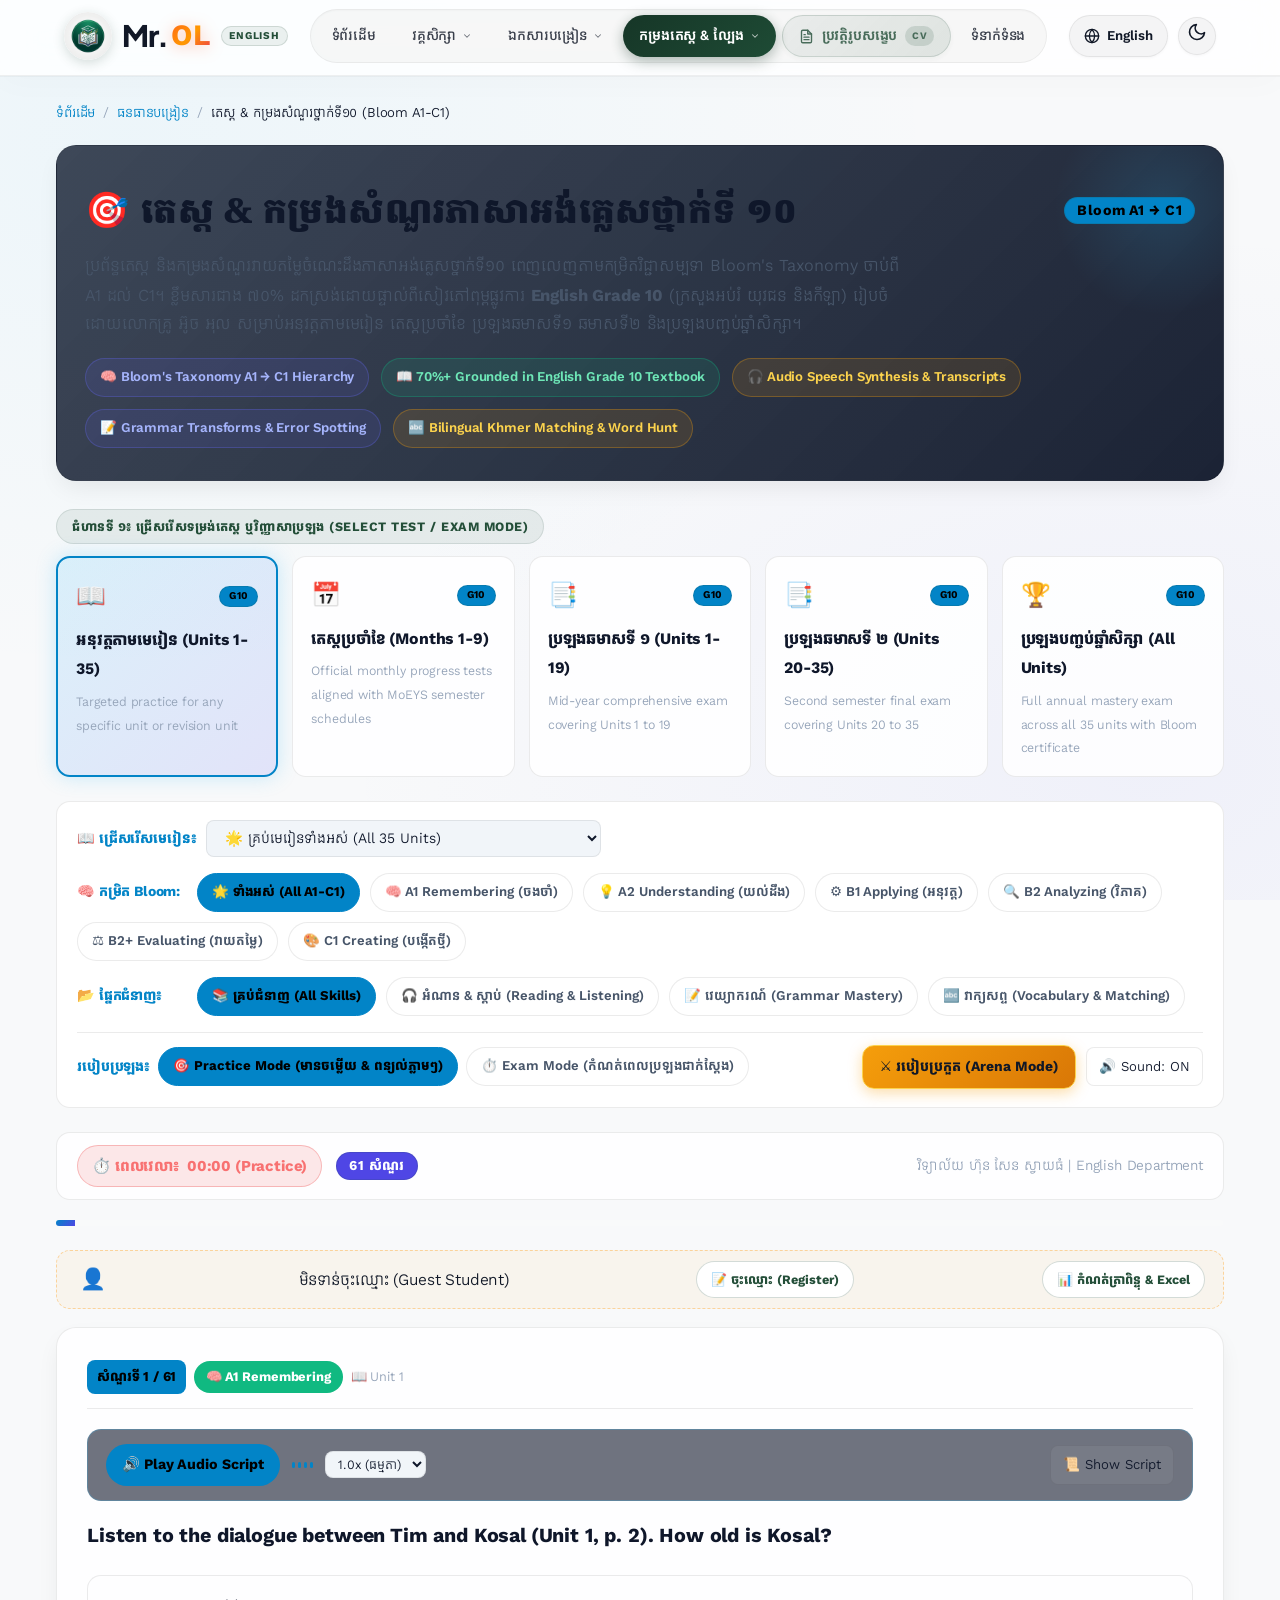
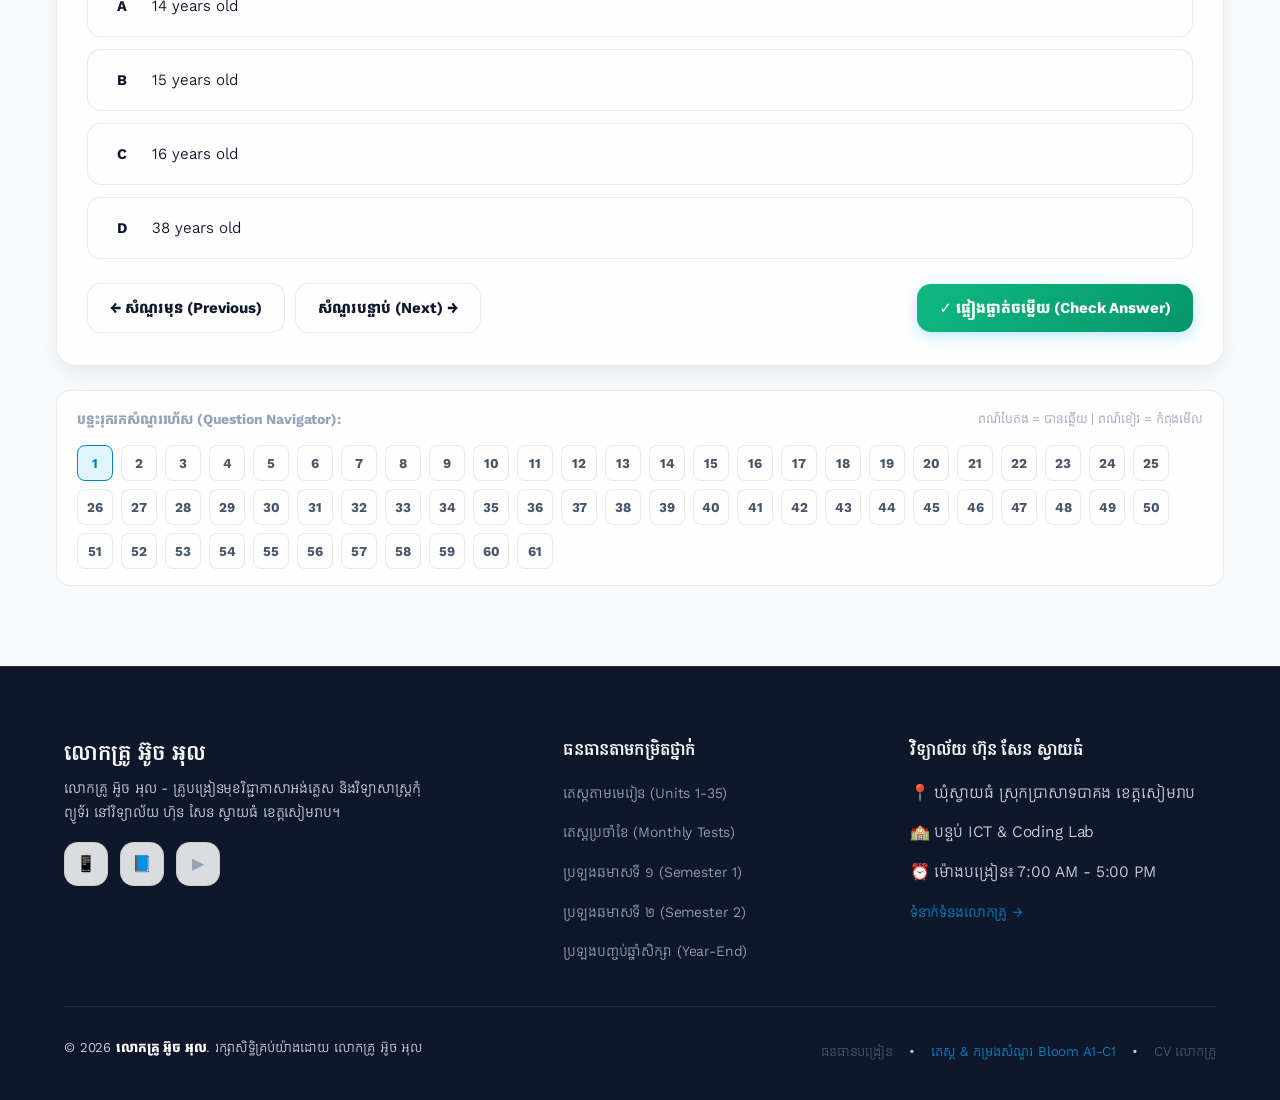
<file: tests.html>
<!DOCTYPE html>
<html lang="km" data-theme="dark">
<head>
  <meta charset="UTF-8">
  <meta name="viewport" content="width=device-width, initial-scale=1, viewport-fit=cover">
  <title>តេស្ត & កម្រងសំណួរភាសាអង់គ្លេសថ្នាក់ទី១០ (Bloom A1-C1) | លោកគ្រូ អ៊ូច អុល - វិទ្យាល័យ ហ៊ុន សែន ស្វាយធំ</title>
  <meta name="description" content="ប្រព័ន្ធតេស្ត និងកម្រងសំណួរភាសាអង់គ្លេសថ្នាក់ទី១០ តាមកម្រិតវិជ្ជាសម្បទា Bloom's Taxonomy ចាប់ពី A1 ដល់ C1 ផ្អែកលើសៀវភៅពុម្ព English Grade 10 របស់ក្រសួងអប់រំ យុវជន និងកីឡា។">
  
  <!-- Favicon -->
  <link rel="icon" type="image/svg+xml" href="data:image/svg+xml,<svg xmlns='http://www.w3.org/2000/svg' viewBox='0 0 24 24' fill='%2338bdf8'><path d='M12 2L2 7l10 5 10-5-10-5zM2 17l10 5 10-5M2 12l10 5 10-5'/></svg>">
  
  <!-- Google Fonts: Kantumruy Pro, Koh Santepheap, Plus Jakarta Sans, Handwriting -->
  <link rel="preconnect" href="https://fonts.googleapis.com">
  <link rel="preconnect" href="https://fonts.gstatic.com" crossorigin>
  <link href="https://fonts.googleapis.com/css2?family=Kantumruy+Pro:ital,wght@0,300;0,400;0,500;0,600;0,700;1,400&family=Koh+Santepheap:wght@300;400;500;600;700&family=Plus+Jakarta+Sans:wght@300;400;500;600;700;800&family=Architects+Daughter&family=Caveat:wght@600;700&family=Kalam:wght@400;700&family=Patrick+Hand&display=swap" rel="stylesheet">

  <!-- CSS Stylesheets -->
  <link rel="stylesheet" href="css/animations.css">
  <link rel="stylesheet" href="css/style.css">
  <link rel="stylesheet" href="css/elearn-pro.css">
  <link rel="stylesheet" href="css/grade10-tests.css">
  <link rel="stylesheet" href="css/responsive.css">
</head>
<body>

  <!-- Top Scroll Progress Bar -->
  <div id="scroll-progress"></div>

  <!-- ==========================================================================
       SITE HEADER & MAIN NAVBAR
       ========================================================================== -->
  <header id="site-header" class="site-header">
    <div class="container navbar">
      <!-- Professional Brand Logo (Apple-clean Aesthetic) -->
      <a href="index.html#home" class="brand-logo" aria-label="Mr. Ol Portfolio">
        <div class="brand-logo-elearn">
          <div class="brand-icon-elearn">
            <img src="assets/images/mr_ol_logo.jpg" alt="Mr. Ol Logo" class="brand-img-logo">
          </div>
          <div class="brand-title-wrap">
            <span class="brand-title-elearn">Mr. <span class="brand-ol-highlight">OL</span></span>
            <span class="brand-sub-badge">English</span>
          </div>
        </div>
      </a>

            <!-- Apple-inspired Clean Flat Categorized Navigation Bar (Standardized Across All Pages) -->
                        <ul id="nav-menu" class="nav-menu">
        <!-- 1. ទំព័រដើម (Home) -->
        <li class="nav-item">
          <a href="index.html#home" class="nav-link">
            <span data-i18n="nav_home">ទំព័រដើម</span>
          </a>
        </li>

        <!-- 2. វគ្គសិក្សា (Learning Courses) -->
        <li class="nav-item has-dropdown learning-courses-item">
          <a href="index.html#courses" class="nav-link">
            <span data-i18n="nav_learning_courses">វគ្គសិក្សា</span>
            <span class="nav-arrow">
              <svg width="10" height="10" viewBox="0 0 24 24" fill="none" stroke="currentColor" stroke-width="2.5" stroke-linecap="round" stroke-linejoin="round"><polyline points="6 9 12 15 18 9"></polyline></svg>
            </span>
          </a>
          <div class="dropdown-menu dropdown-menu-courses">
            <div class="dropdown-group-header" data-i18n="header_skills_levels">ជំនាញ & កម្រិតសិក្សា • Skills & Levels</div>
            
            <!-- Sub Menu 1: Grammar (7 Master Modules) -->
            <div class="dropdown-item-nested">
              <a href="javascript:void(0)" class="dropdown-link nested-parent-link" data-skill="grammar">
                <span class="item-icon">
                  <svg width="16" height="16" viewBox="0 0 24 24" fill="none" stroke="currentColor" stroke-width="2.2" stroke-linecap="round" stroke-linejoin="round"><path d="M4 19.5A2.5 2.5 0 0 1 6.5 17H20"></path><path d="M6.5 2H20v20H6.5A2.5 2.5 0 0 1 4 19.5v-15A2.5 2.5 0 0 1 6.5 2z"></path><line x1="9" y1="7" x2="15" y2="7"></line><line x1="9" y1="11" x2="13" y2="11"></line></svg>
                </span>
                <span class="nested-link-text">
                  <span class="skill-name" data-i18n="skill_grammar">Grammar</span>
                  <span class="skill-subtext" data-i18n="skill_grammar_kh">វេយ្យាករណ៍</span>
                </span>
                <span class="nested-caret">
                  <svg width="12" height="12" viewBox="0 0 24 24" fill="none" stroke="currentColor" stroke-width="2.5" stroke-linecap="round" stroke-linejoin="round"><polyline points="9 18 15 12 9 6"></polyline></svg>
                </span>
              </a>

              <!-- 3rd Menu: Grammar Master Syllabus (7 Core Modules) -->
              <div class="sub-dropdown-menu sub-dropdown-grammar">
                <div class="sub-menu-header">
                  <span class="sub-header-title">Grammar Master Syllabus</span>
                  <span class="badge-cefr">7 Modules</span>
                </div>
                
                <div class="sub-grammar-list">
                  <!-- 1. Parts of Speech with 4th & 5th Level Flyout Submenu -->
                  <div class="sub-item-nested">
                    <a href="grammar.html?topic=nouns" class="grammar-menu-item nested-3rd-parent" data-grammar-topic="nouns" title="1. Parts of Speech">
                      <span class="grammar-num-badge">1</span>
                      <span class="grammar-item-content">
                        <span class="grammar-item-title">Parts of Speech</span>
                        <span class="grammar-item-sub">ថ្នាក់នៃពាក្យ (8 Word Classes)</span>
                      </span>
                      <span class="nested-caret-3rd">
                        <svg width="10" height="10" viewBox="0 0 24 24" fill="none" stroke="currentColor" stroke-width="2.5"><polyline points="9 18 15 12 9 6"></polyline></svg>
                      </span>
                    </a>

                    <!-- 4th Level Menu: Parts of Speech -->
                    <div class="sub-4th-dropdown-menu sub-3rd-dropdown-menu">
                      <div class="sub-menu-header">
                        <span class="sub-header-title">Parts of Speech</span>
                        <span class="badge-cefr">8 Classes</span>
                      </div>
                      <div class="sub-4th-grid">

                  <!-- 4th Level Item: Nouns (នាម) -->
                  <div class="sub-4th-item-nested">
                    <a href="grammar.html?topic=nouns" class="grammar-4th-link nested-4th-parent" data-grammar-topic="nouns" title="Nouns (នាម)">
                      <span class="g4-icon">📦</span>
                      <div class="g4-text">
                        <span class="g4-title">Nouns (នាម)</span>
                        <span class="g4-desc">Kinds, Sing/Plural, Countable & Uncountable</span>
                      </div>
                      <span class="nested-caret-4th">
                        <svg width="10" height="10" viewBox="0 0 24 24" fill="none" stroke="currentColor" stroke-width="2.5"><polyline points="9 18 15 12 9 6"></polyline></svg>
                      </span>
                    </a>
                    <!-- 5th Sub Menu: Lessons & Test with CEFR Levels (A1, A2, B1, B2, C1&C2) -->
                    <div class="sub-5th-dropdown-menu">
                      <div class="sub-5th-header">
                        <span class="sub-5th-title">📦 Nouns (នាម)</span>
                        <span class="sub-5th-badge">Syllabus &amp; Tests</span>
                      </div>
                      <div class="sub-5th-actions">
                        <!-- Action 1: Lessons -->
                        <a href="grammar.html?topic=nouns#sec-notesheet" class="btn-5th-action btn-5th-lesson" data-grammar-topic="nouns" data-target-section="lesson" title="Study Nouns (នាម)">
                          <span class="act-icon">📖</span>
                          <div class="act-body">
                            <span class="act-title">Lessons (មេរៀន)</span>
                            <span class="act-desc">Study Notes, Formulas, Rules &amp; Traps</span>
                          </div>
                          <span class="act-arrow">→</span>
                        </a>

                        <!-- Action 2: Test Categorized by CEFR Levels -->
                        <div class="sub-5th-test-block">
                          <div class="test-block-header">
                            <span class="tb-title">🎯 Test (តេស្តអនុវត្ត)</span>
                            <a href="grammar.html?topic=nouns&level=ALL#sec-tests" class="tb-all-link" data-grammar-topic="nouns" data-level="ALL" title="Practice all 80 standard questions">All (80 Qs)</a>
                          </div>
                          <div class="test-cefr-grid">
                            <a href="grammar.html?topic=nouns&level=A1#sec-tests" class="cefr-pill pill-a1" data-grammar-topic="nouns" data-level="A1" title="Nouns (នាម) - A1 Beginner Test">
                              <span class="pill-lvl">A1</span>
                              <span class="pill-name">Beginner</span>
                            </a>
                            <a href="grammar.html?topic=nouns&level=A2#sec-tests" class="cefr-pill pill-a2" data-grammar-topic="nouns" data-level="A2" title="Nouns (នាម) - A2 Elementary Test">
                              <span class="pill-lvl">A2</span>
                              <span class="pill-name">Elementary</span>
                            </a>
                            <a href="grammar.html?topic=nouns&level=B1#sec-tests" class="cefr-pill pill-b1" data-grammar-topic="nouns" data-level="B1" title="Nouns (នាម) - B1 Intermediate Test">
                              <span class="pill-lvl">B1</span>
                              <span class="pill-name">Intermediate</span>
                            </a>
                            <a href="grammar.html?topic=nouns&level=B2#sec-tests" class="cefr-pill pill-b2" data-grammar-topic="nouns" data-level="B2" title="Nouns (នាម) - B2 Upper-Intermediate Test">
                              <span class="pill-lvl">B2</span>
                              <span class="pill-name">Upper-Int</span>
                            </a>
                            <a href="grammar.html?topic=nouns&level=C1_C2#sec-tests" class="cefr-pill pill-c1c2" data-grammar-topic="nouns" data-level="C1_C2" title="Nouns (នាម) - C1 & C2 Advanced Test">
                              <span class="pill-lvl">C1 &amp; C2</span>
                              <span class="pill-name">Advanced</span>
                            </a>
                          </div>
                        </div>
                      </div>
                    </div>
                  </div>

                  <!-- 4th Level Item: Pronouns (សព្វនាម) -->
                  <div class="sub-4th-item-nested">
                    <a href="grammar.html?topic=pronouns" class="grammar-4th-link nested-4th-parent" data-grammar-topic="pronouns" title="Pronouns (សព្វនាម)">
                      <span class="g4-icon">👤</span>
                      <div class="g4-text">
                        <span class="g4-title">Pronouns (សព្វនាម)</span>
                        <span class="g4-desc">Definite (Subj/Obj/Poss/Refl) & Indefinite</span>
                      </div>
                      <span class="nested-caret-4th">
                        <svg width="10" height="10" viewBox="0 0 24 24" fill="none" stroke="currentColor" stroke-width="2.5"><polyline points="9 18 15 12 9 6"></polyline></svg>
                      </span>
                    </a>
                    <!-- 5th Sub Menu: Lessons & Test with CEFR Levels (A1, A2, B1, B2, C1&C2) -->
                    <div class="sub-5th-dropdown-menu">
                      <div class="sub-5th-header">
                        <span class="sub-5th-title">👤 Pronouns (សព្វនាម)</span>
                        <span class="sub-5th-badge">Syllabus &amp; Tests</span>
                      </div>
                      <div class="sub-5th-actions">
                        <!-- Action 1: Lessons -->
                        <a href="grammar.html?topic=pronouns#sec-notesheet" class="btn-5th-action btn-5th-lesson" data-grammar-topic="pronouns" data-target-section="lesson" title="Study Pronouns (សព្វនាម)">
                          <span class="act-icon">📖</span>
                          <div class="act-body">
                            <span class="act-title">Lessons (មេរៀន)</span>
                            <span class="act-desc">Study Notes, Formulas, Rules &amp; Traps</span>
                          </div>
                          <span class="act-arrow">→</span>
                        </a>

                        <!-- Action 2: Test Categorized by CEFR Levels -->
                        <div class="sub-5th-test-block">
                          <div class="test-block-header">
                            <span class="tb-title">🎯 Test (តេស្តអនុវត្ត)</span>
                            <a href="grammar.html?topic=pronouns&level=ALL#sec-tests" class="tb-all-link" data-grammar-topic="pronouns" data-level="ALL" title="Practice all 80 standard questions">All (80 Qs)</a>
                          </div>
                          <div class="test-cefr-grid">
                            <a href="grammar.html?topic=pronouns&level=A1#sec-tests" class="cefr-pill pill-a1" data-grammar-topic="pronouns" data-level="A1" title="Pronouns (សព្វនាម) - A1 Beginner Test">
                              <span class="pill-lvl">A1</span>
                              <span class="pill-name">Beginner</span>
                            </a>
                            <a href="grammar.html?topic=pronouns&level=A2#sec-tests" class="cefr-pill pill-a2" data-grammar-topic="pronouns" data-level="A2" title="Pronouns (សព្វនាម) - A2 Elementary Test">
                              <span class="pill-lvl">A2</span>
                              <span class="pill-name">Elementary</span>
                            </a>
                            <a href="grammar.html?topic=pronouns&level=B1#sec-tests" class="cefr-pill pill-b1" data-grammar-topic="pronouns" data-level="B1" title="Pronouns (សព្វនាម) - B1 Intermediate Test">
                              <span class="pill-lvl">B1</span>
                              <span class="pill-name">Intermediate</span>
                            </a>
                            <a href="grammar.html?topic=pronouns&level=B2#sec-tests" class="cefr-pill pill-b2" data-grammar-topic="pronouns" data-level="B2" title="Pronouns (សព្វនាម) - B2 Upper-Intermediate Test">
                              <span class="pill-lvl">B2</span>
                              <span class="pill-name">Upper-Int</span>
                            </a>
                            <a href="grammar.html?topic=pronouns&level=C1_C2#sec-tests" class="cefr-pill pill-c1c2" data-grammar-topic="pronouns" data-level="C1_C2" title="Pronouns (សព្វនាម) - C1 & C2 Advanced Test">
                              <span class="pill-lvl">C1 &amp; C2</span>
                              <span class="pill-name">Advanced</span>
                            </a>
                          </div>
                        </div>
                      </div>
                    </div>
                  </div>

                  <!-- 4th Level Item: Verbs (កិរិយាសព្ទ) -->
                  <div class="sub-4th-item-nested">
                    <a href="grammar.html?topic=verbs" class="grammar-4th-link nested-4th-parent" data-grammar-topic="verbs" title="Verbs (កិរិយាសព្ទ)">
                      <span class="g4-icon">⚡</span>
                      <div class="g4-text">
                        <span class="g4-title">Verbs (កិរិយាសព្ទ)</span>
                        <span class="g4-desc">Main, Modals, Finite, Transitive & Causatives</span>
                      </div>
                      <span class="nested-caret-4th">
                        <svg width="10" height="10" viewBox="0 0 24 24" fill="none" stroke="currentColor" stroke-width="2.5"><polyline points="9 18 15 12 9 6"></polyline></svg>
                      </span>
                    </a>
                    <!-- 5th Sub Menu: Lessons & Test with CEFR Levels (A1, A2, B1, B2, C1&C2) -->
                    <div class="sub-5th-dropdown-menu">
                      <div class="sub-5th-header">
                        <span class="sub-5th-title">⚡ Verbs (កិរិយាសព្ទ)</span>
                        <span class="sub-5th-badge">Syllabus &amp; Tests</span>
                      </div>
                      <div class="sub-5th-actions">
                        <!-- Action 1: Lessons -->
                        <a href="grammar.html?topic=verbs#sec-notesheet" class="btn-5th-action btn-5th-lesson" data-grammar-topic="verbs" data-target-section="lesson" title="Study Verbs (កិរិយាសព្ទ)">
                          <span class="act-icon">📖</span>
                          <div class="act-body">
                            <span class="act-title">Lessons (មេរៀន)</span>
                            <span class="act-desc">Study Notes, Formulas, Rules &amp; Traps</span>
                          </div>
                          <span class="act-arrow">→</span>
                        </a>

                        <!-- Action 2: Test Categorized by CEFR Levels -->
                        <div class="sub-5th-test-block">
                          <div class="test-block-header">
                            <span class="tb-title">🎯 Test (តេស្តអនុវត្ត)</span>
                            <a href="grammar.html?topic=verbs&level=ALL#sec-tests" class="tb-all-link" data-grammar-topic="verbs" data-level="ALL" title="Practice all 80 standard questions">All (80 Qs)</a>
                          </div>
                          <div class="test-cefr-grid">
                            <a href="grammar.html?topic=verbs&level=A1#sec-tests" class="cefr-pill pill-a1" data-grammar-topic="verbs" data-level="A1" title="Verbs (កិរិយាសព្ទ) - A1 Beginner Test">
                              <span class="pill-lvl">A1</span>
                              <span class="pill-name">Beginner</span>
                            </a>
                            <a href="grammar.html?topic=verbs&level=A2#sec-tests" class="cefr-pill pill-a2" data-grammar-topic="verbs" data-level="A2" title="Verbs (កិរិយាសព្ទ) - A2 Elementary Test">
                              <span class="pill-lvl">A2</span>
                              <span class="pill-name">Elementary</span>
                            </a>
                            <a href="grammar.html?topic=verbs&level=B1#sec-tests" class="cefr-pill pill-b1" data-grammar-topic="verbs" data-level="B1" title="Verbs (កិរិយាសព្ទ) - B1 Intermediate Test">
                              <span class="pill-lvl">B1</span>
                              <span class="pill-name">Intermediate</span>
                            </a>
                            <a href="grammar.html?topic=verbs&level=B2#sec-tests" class="cefr-pill pill-b2" data-grammar-topic="verbs" data-level="B2" title="Verbs (កិរិយាសព្ទ) - B2 Upper-Intermediate Test">
                              <span class="pill-lvl">B2</span>
                              <span class="pill-name">Upper-Int</span>
                            </a>
                            <a href="grammar.html?topic=verbs&level=C1_C2#sec-tests" class="cefr-pill pill-c1c2" data-grammar-topic="verbs" data-level="C1_C2" title="Verbs (កិរិយាសព្ទ) - C1 & C2 Advanced Test">
                              <span class="pill-lvl">C1 &amp; C2</span>
                              <span class="pill-name">Advanced</span>
                            </a>
                          </div>
                        </div>
                      </div>
                    </div>
                  </div>

                  <!-- 4th Level Item: Adverbs (គុណកិរិយា) -->
                  <div class="sub-4th-item-nested">
                    <a href="grammar.html?topic=adverbs" class="grammar-4th-link nested-4th-parent" data-grammar-topic="adverbs" title="Adverbs (គុណកិរិយា)">
                      <span class="g4-icon">🚀</span>
                      <div class="g4-text">
                        <span class="g4-title">Adverbs (គុណកិរិយា)</span>
                        <span class="g4-desc">Meaning, Formation, Use, Kinds & Exceptions</span>
                      </div>
                      <span class="nested-caret-4th">
                        <svg width="10" height="10" viewBox="0 0 24 24" fill="none" stroke="currentColor" stroke-width="2.5"><polyline points="9 18 15 12 9 6"></polyline></svg>
                      </span>
                    </a>
                    <!-- 5th Sub Menu: Lessons & Test with CEFR Levels (A1, A2, B1, B2, C1&C2) -->
                    <div class="sub-5th-dropdown-menu">
                      <div class="sub-5th-header">
                        <span class="sub-5th-title">🚀 Adverbs (គុណកិរិយា)</span>
                        <span class="sub-5th-badge">Syllabus &amp; Tests</span>
                      </div>
                      <div class="sub-5th-actions">
                        <!-- Action 1: Lessons -->
                        <a href="grammar.html?topic=adverbs#sec-notesheet" class="btn-5th-action btn-5th-lesson" data-grammar-topic="adverbs" data-target-section="lesson" title="Study Adverbs (គុណកិរិយា)">
                          <span class="act-icon">📖</span>
                          <div class="act-body">
                            <span class="act-title">Lessons (មេរៀន)</span>
                            <span class="act-desc">Study Notes, Formulas, Rules &amp; Traps</span>
                          </div>
                          <span class="act-arrow">→</span>
                        </a>

                        <!-- Action 2: Test Categorized by CEFR Levels -->
                        <div class="sub-5th-test-block">
                          <div class="test-block-header">
                            <span class="tb-title">🎯 Test (តេស្តអនុវត្ត)</span>
                            <a href="grammar.html?topic=adverbs&level=ALL#sec-tests" class="tb-all-link" data-grammar-topic="adverbs" data-level="ALL" title="Practice all 80 standard questions">All (80 Qs)</a>
                          </div>
                          <div class="test-cefr-grid">
                            <a href="grammar.html?topic=adverbs&level=A1#sec-tests" class="cefr-pill pill-a1" data-grammar-topic="adverbs" data-level="A1" title="Adverbs (គុណកិរិយា) - A1 Beginner Test">
                              <span class="pill-lvl">A1</span>
                              <span class="pill-name">Beginner</span>
                            </a>
                            <a href="grammar.html?topic=adverbs&level=A2#sec-tests" class="cefr-pill pill-a2" data-grammar-topic="adverbs" data-level="A2" title="Adverbs (គុណកិរិយា) - A2 Elementary Test">
                              <span class="pill-lvl">A2</span>
                              <span class="pill-name">Elementary</span>
                            </a>
                            <a href="grammar.html?topic=adverbs&level=B1#sec-tests" class="cefr-pill pill-b1" data-grammar-topic="adverbs" data-level="B1" title="Adverbs (គុណកិរិយា) - B1 Intermediate Test">
                              <span class="pill-lvl">B1</span>
                              <span class="pill-name">Intermediate</span>
                            </a>
                            <a href="grammar.html?topic=adverbs&level=B2#sec-tests" class="cefr-pill pill-b2" data-grammar-topic="adverbs" data-level="B2" title="Adverbs (គុណកិរិយា) - B2 Upper-Intermediate Test">
                              <span class="pill-lvl">B2</span>
                              <span class="pill-name">Upper-Int</span>
                            </a>
                            <a href="grammar.html?topic=adverbs&level=C1_C2#sec-tests" class="cefr-pill pill-c1c2" data-grammar-topic="adverbs" data-level="C1_C2" title="Adverbs (គុណកិរិយា) - C1 & C2 Advanced Test">
                              <span class="pill-lvl">C1 &amp; C2</span>
                              <span class="pill-name">Advanced</span>
                            </a>
                          </div>
                        </div>
                      </div>
                    </div>
                  </div>

                  <!-- 4th Level Item: Adjectives (គុណនាម) -->
                  <div class="sub-4th-item-nested">
                    <a href="grammar.html?topic=adjectives" class="grammar-4th-link nested-4th-parent" data-grammar-topic="adjectives" title="Adjectives (គុណនាម)">
                      <span class="g4-icon">🎨</span>
                      <div class="g4-text">
                        <span class="g4-title">Adjectives (គុណនាម)</span>
                        <span class="g4-desc">Visual Summary, OSASCOMP Order & Rules</span>
                      </div>
                      <span class="nested-caret-4th">
                        <svg width="10" height="10" viewBox="0 0 24 24" fill="none" stroke="currentColor" stroke-width="2.5"><polyline points="9 18 15 12 9 6"></polyline></svg>
                      </span>
                    </a>
                    <!-- 5th Sub Menu: Lessons & Test with CEFR Levels (A1, A2, B1, B2, C1&C2) -->
                    <div class="sub-5th-dropdown-menu">
                      <div class="sub-5th-header">
                        <span class="sub-5th-title">🎨 Adjectives (គុណនាម)</span>
                        <span class="sub-5th-badge">Syllabus &amp; Tests</span>
                      </div>
                      <div class="sub-5th-actions">
                        <!-- Action 1: Lessons -->
                        <a href="grammar.html?topic=adjectives#sec-notesheet" class="btn-5th-action btn-5th-lesson" data-grammar-topic="adjectives" data-target-section="lesson" title="Study Adjectives (គុណនាម)">
                          <span class="act-icon">📖</span>
                          <div class="act-body">
                            <span class="act-title">Lessons (មេរៀន)</span>
                            <span class="act-desc">Study Notes, Formulas, Rules &amp; Traps</span>
                          </div>
                          <span class="act-arrow">→</span>
                        </a>

                        <!-- Action 2: Test Categorized by CEFR Levels -->
                        <div class="sub-5th-test-block">
                          <div class="test-block-header">
                            <span class="tb-title">🎯 Test (តេស្តអនុវត្ត)</span>
                            <a href="grammar.html?topic=adjectives&level=ALL#sec-tests" class="tb-all-link" data-grammar-topic="adjectives" data-level="ALL" title="Practice all 80 standard questions">All (80 Qs)</a>
                          </div>
                          <div class="test-cefr-grid">
                            <a href="grammar.html?topic=adjectives&level=A1#sec-tests" class="cefr-pill pill-a1" data-grammar-topic="adjectives" data-level="A1" title="Adjectives (គុណនាម) - A1 Beginner Test">
                              <span class="pill-lvl">A1</span>
                              <span class="pill-name">Beginner</span>
                            </a>
                            <a href="grammar.html?topic=adjectives&level=A2#sec-tests" class="cefr-pill pill-a2" data-grammar-topic="adjectives" data-level="A2" title="Adjectives (គុណនាម) - A2 Elementary Test">
                              <span class="pill-lvl">A2</span>
                              <span class="pill-name">Elementary</span>
                            </a>
                            <a href="grammar.html?topic=adjectives&level=B1#sec-tests" class="cefr-pill pill-b1" data-grammar-topic="adjectives" data-level="B1" title="Adjectives (គុណនាម) - B1 Intermediate Test">
                              <span class="pill-lvl">B1</span>
                              <span class="pill-name">Intermediate</span>
                            </a>
                            <a href="grammar.html?topic=adjectives&level=B2#sec-tests" class="cefr-pill pill-b2" data-grammar-topic="adjectives" data-level="B2" title="Adjectives (គុណនាម) - B2 Upper-Intermediate Test">
                              <span class="pill-lvl">B2</span>
                              <span class="pill-name">Upper-Int</span>
                            </a>
                            <a href="grammar.html?topic=adjectives&level=C1_C2#sec-tests" class="cefr-pill pill-c1c2" data-grammar-topic="adjectives" data-level="C1_C2" title="Adjectives (គុណនាម) - C1 & C2 Advanced Test">
                              <span class="pill-lvl">C1 &amp; C2</span>
                              <span class="pill-name">Advanced</span>
                            </a>
                          </div>
                        </div>
                      </div>
                    </div>
                  </div>

                  <!-- 4th Level Item: Prepositions (ធៀបសព្វ) -->
                  <div class="sub-4th-item-nested">
                    <a href="grammar.html?topic=prepositions" class="grammar-4th-link nested-4th-parent" data-grammar-topic="prepositions" title="Prepositions (ធៀបសព្វ)">
                      <span class="g4-icon">📍</span>
                      <div class="g4-text">
                        <span class="g4-title">Prepositions (ធៀបសព្វ)</span>
                        <span class="g4-desc">Visual Summary, In/On/At Triangle & Rules</span>
                      </div>
                      <span class="nested-caret-4th">
                        <svg width="10" height="10" viewBox="0 0 24 24" fill="none" stroke="currentColor" stroke-width="2.5"><polyline points="9 18 15 12 9 6"></polyline></svg>
                      </span>
                    </a>
                    <!-- 5th Sub Menu: Lessons & Test with CEFR Levels (A1, A2, B1, B2, C1&C2) -->
                    <div class="sub-5th-dropdown-menu">
                      <div class="sub-5th-header">
                        <span class="sub-5th-title">📍 Prepositions (ធៀបសព្វ)</span>
                        <span class="sub-5th-badge">Syllabus &amp; Tests</span>
                      </div>
                      <div class="sub-5th-actions">
                        <!-- Action 1: Lessons -->
                        <a href="grammar.html?topic=prepositions#sec-notesheet" class="btn-5th-action btn-5th-lesson" data-grammar-topic="prepositions" data-target-section="lesson" title="Study Prepositions (ធៀបសព្វ)">
                          <span class="act-icon">📖</span>
                          <div class="act-body">
                            <span class="act-title">Lessons (មេរៀន)</span>
                            <span class="act-desc">Study Notes, Formulas, Rules &amp; Traps</span>
                          </div>
                          <span class="act-arrow">→</span>
                        </a>

                        <!-- Action 2: Test Categorized by CEFR Levels -->
                        <div class="sub-5th-test-block">
                          <div class="test-block-header">
                            <span class="tb-title">🎯 Test (តេស្តអនុវត្ត)</span>
                            <a href="grammar.html?topic=prepositions&level=ALL#sec-tests" class="tb-all-link" data-grammar-topic="prepositions" data-level="ALL" title="Practice all 80 standard questions">All (80 Qs)</a>
                          </div>
                          <div class="test-cefr-grid">
                            <a href="grammar.html?topic=prepositions&level=A1#sec-tests" class="cefr-pill pill-a1" data-grammar-topic="prepositions" data-level="A1" title="Prepositions (ធៀបសព្វ) - A1 Beginner Test">
                              <span class="pill-lvl">A1</span>
                              <span class="pill-name">Beginner</span>
                            </a>
                            <a href="grammar.html?topic=prepositions&level=A2#sec-tests" class="cefr-pill pill-a2" data-grammar-topic="prepositions" data-level="A2" title="Prepositions (ធៀបសព្វ) - A2 Elementary Test">
                              <span class="pill-lvl">A2</span>
                              <span class="pill-name">Elementary</span>
                            </a>
                            <a href="grammar.html?topic=prepositions&level=B1#sec-tests" class="cefr-pill pill-b1" data-grammar-topic="prepositions" data-level="B1" title="Prepositions (ធៀបសព្វ) - B1 Intermediate Test">
                              <span class="pill-lvl">B1</span>
                              <span class="pill-name">Intermediate</span>
                            </a>
                            <a href="grammar.html?topic=prepositions&level=B2#sec-tests" class="cefr-pill pill-b2" data-grammar-topic="prepositions" data-level="B2" title="Prepositions (ធៀបសព្វ) - B2 Upper-Intermediate Test">
                              <span class="pill-lvl">B2</span>
                              <span class="pill-name">Upper-Int</span>
                            </a>
                            <a href="grammar.html?topic=prepositions&level=C1_C2#sec-tests" class="cefr-pill pill-c1c2" data-grammar-topic="prepositions" data-level="C1_C2" title="Prepositions (ធៀបសព្វ) - C1 & C2 Advanced Test">
                              <span class="pill-lvl">C1 &amp; C2</span>
                              <span class="pill-name">Advanced</span>
                            </a>
                          </div>
                        </div>
                      </div>
                    </div>
                  </div>

                  <!-- 4th Level Item: Conjunctions (ឈ្នាប់) -->
                  <div class="sub-4th-item-nested">
                    <a href="grammar.html?topic=conjunctions" class="grammar-4th-link nested-4th-parent" data-grammar-topic="conjunctions" title="Conjunctions (ឈ្នាប់)">
                      <span class="g4-icon">🔗</span>
                      <div class="g4-text">
                        <span class="g4-title">Conjunctions (ឈ្នាប់)</span>
                        <span class="g4-desc">Visual Summary, FANBOYS, Subordinating & Pairs</span>
                      </div>
                      <span class="nested-caret-4th">
                        <svg width="10" height="10" viewBox="0 0 24 24" fill="none" stroke="currentColor" stroke-width="2.5"><polyline points="9 18 15 12 9 6"></polyline></svg>
                      </span>
                    </a>
                    <!-- 5th Sub Menu: Lessons & Test with CEFR Levels (A1, A2, B1, B2, C1&C2) -->
                    <div class="sub-5th-dropdown-menu">
                      <div class="sub-5th-header">
                        <span class="sub-5th-title">🔗 Conjunctions (ឈ្នាប់)</span>
                        <span class="sub-5th-badge">Syllabus &amp; Tests</span>
                      </div>
                      <div class="sub-5th-actions">
                        <!-- Action 1: Lessons -->
                        <a href="grammar.html?topic=conjunctions#sec-notesheet" class="btn-5th-action btn-5th-lesson" data-grammar-topic="conjunctions" data-target-section="lesson" title="Study Conjunctions (ឈ្នាប់)">
                          <span class="act-icon">📖</span>
                          <div class="act-body">
                            <span class="act-title">Lessons (មេរៀន)</span>
                            <span class="act-desc">Study Notes, Formulas, Rules &amp; Traps</span>
                          </div>
                          <span class="act-arrow">→</span>
                        </a>

                        <!-- Action 2: Test Categorized by CEFR Levels -->
                        <div class="sub-5th-test-block">
                          <div class="test-block-header">
                            <span class="tb-title">🎯 Test (តេស្តអនុវត្ត)</span>
                            <a href="grammar.html?topic=conjunctions&level=ALL#sec-tests" class="tb-all-link" data-grammar-topic="conjunctions" data-level="ALL" title="Practice all 80 standard questions">All (80 Qs)</a>
                          </div>
                          <div class="test-cefr-grid">
                            <a href="grammar.html?topic=conjunctions&level=A1#sec-tests" class="cefr-pill pill-a1" data-grammar-topic="conjunctions" data-level="A1" title="Conjunctions (ឈ្នាប់) - A1 Beginner Test">
                              <span class="pill-lvl">A1</span>
                              <span class="pill-name">Beginner</span>
                            </a>
                            <a href="grammar.html?topic=conjunctions&level=A2#sec-tests" class="cefr-pill pill-a2" data-grammar-topic="conjunctions" data-level="A2" title="Conjunctions (ឈ្នាប់) - A2 Elementary Test">
                              <span class="pill-lvl">A2</span>
                              <span class="pill-name">Elementary</span>
                            </a>
                            <a href="grammar.html?topic=conjunctions&level=B1#sec-tests" class="cefr-pill pill-b1" data-grammar-topic="conjunctions" data-level="B1" title="Conjunctions (ឈ្នាប់) - B1 Intermediate Test">
                              <span class="pill-lvl">B1</span>
                              <span class="pill-name">Intermediate</span>
                            </a>
                            <a href="grammar.html?topic=conjunctions&level=B2#sec-tests" class="cefr-pill pill-b2" data-grammar-topic="conjunctions" data-level="B2" title="Conjunctions (ឈ្នាប់) - B2 Upper-Intermediate Test">
                              <span class="pill-lvl">B2</span>
                              <span class="pill-name">Upper-Int</span>
                            </a>
                            <a href="grammar.html?topic=conjunctions&level=C1_C2#sec-tests" class="cefr-pill pill-c1c2" data-grammar-topic="conjunctions" data-level="C1_C2" title="Conjunctions (ឈ្នាប់) - C1 & C2 Advanced Test">
                              <span class="pill-lvl">C1 &amp; C2</span>
                              <span class="pill-name">Advanced</span>
                            </a>
                          </div>
                        </div>
                      </div>
                    </div>
                  </div>

                  <!-- 4th Level Item: Interjections (ឧទានសព្ទ) -->
                  <div class="sub-4th-item-nested">
                    <a href="grammar.html?topic=interjections" class="grammar-4th-link nested-4th-parent" data-grammar-topic="interjections" title="Interjections (ឧទានសព្ទ)">
                      <span class="g4-icon">💥</span>
                      <div class="g4-text">
                        <span class="g4-title">Interjections (ឧទានសព្ទ)</span>
                        <span class="g4-desc">Visual Summary, Emotions, Punctuations & Use</span>
                      </div>
                      <span class="nested-caret-4th">
                        <svg width="10" height="10" viewBox="0 0 24 24" fill="none" stroke="currentColor" stroke-width="2.5"><polyline points="9 18 15 12 9 6"></polyline></svg>
                      </span>
                    </a>
                    <!-- 5th Sub Menu: Lessons & Test with CEFR Levels (A1, A2, B1, B2, C1&C2) -->
                    <div class="sub-5th-dropdown-menu">
                      <div class="sub-5th-header">
                        <span class="sub-5th-title">💥 Interjections (ឧទានសព្ទ)</span>
                        <span class="sub-5th-badge">Syllabus &amp; Tests</span>
                      </div>
                      <div class="sub-5th-actions">
                        <!-- Action 1: Lessons -->
                        <a href="grammar.html?topic=interjections#sec-notesheet" class="btn-5th-action btn-5th-lesson" data-grammar-topic="interjections" data-target-section="lesson" title="Study Interjections (ឧទានសព្ទ)">
                          <span class="act-icon">📖</span>
                          <div class="act-body">
                            <span class="act-title">Lessons (មេរៀន)</span>
                            <span class="act-desc">Study Notes, Formulas, Rules &amp; Traps</span>
                          </div>
                          <span class="act-arrow">→</span>
                        </a>

                        <!-- Action 2: Test Categorized by CEFR Levels -->
                        <div class="sub-5th-test-block">
                          <div class="test-block-header">
                            <span class="tb-title">🎯 Test (តេស្តអនុវត្ត)</span>
                            <a href="grammar.html?topic=interjections&level=ALL#sec-tests" class="tb-all-link" data-grammar-topic="interjections" data-level="ALL" title="Practice all 80 standard questions">All (80 Qs)</a>
                          </div>
                          <div class="test-cefr-grid">
                            <a href="grammar.html?topic=interjections&level=A1#sec-tests" class="cefr-pill pill-a1" data-grammar-topic="interjections" data-level="A1" title="Interjections (ឧទានសព្ទ) - A1 Beginner Test">
                              <span class="pill-lvl">A1</span>
                              <span class="pill-name">Beginner</span>
                            </a>
                            <a href="grammar.html?topic=interjections&level=A2#sec-tests" class="cefr-pill pill-a2" data-grammar-topic="interjections" data-level="A2" title="Interjections (ឧទានសព្ទ) - A2 Elementary Test">
                              <span class="pill-lvl">A2</span>
                              <span class="pill-name">Elementary</span>
                            </a>
                            <a href="grammar.html?topic=interjections&level=B1#sec-tests" class="cefr-pill pill-b1" data-grammar-topic="interjections" data-level="B1" title="Interjections (ឧទានសព្ទ) - B1 Intermediate Test">
                              <span class="pill-lvl">B1</span>
                              <span class="pill-name">Intermediate</span>
                            </a>
                            <a href="grammar.html?topic=interjections&level=B2#sec-tests" class="cefr-pill pill-b2" data-grammar-topic="interjections" data-level="B2" title="Interjections (ឧទានសព្ទ) - B2 Upper-Intermediate Test">
                              <span class="pill-lvl">B2</span>
                              <span class="pill-name">Upper-Int</span>
                            </a>
                            <a href="grammar.html?topic=interjections&level=C1_C2#sec-tests" class="cefr-pill pill-c1c2" data-grammar-topic="interjections" data-level="C1_C2" title="Interjections (ឧទានសព្ទ) - C1 & C2 Advanced Test">
                              <span class="pill-lvl">C1 &amp; C2</span>
                              <span class="pill-name">Advanced</span>
                            </a>
                          </div>
                        </div>
                      </div>
                    </div>
                  </div>
                      </div>
                    </div>
                  </div>

                  <!-- 2. Articles (ឧបបទ) with 4th & 5th Level Flyout Submenu -->
                  <div class="sub-item-nested">
                    <a href="grammar.html?topic=articles" class="grammar-menu-item nested-3rd-parent" data-grammar-topic="articles" title="2. Articles (ឧបបទ)">
                      <span class="grammar-num-badge">2</span>
                      <span class="grammar-item-content">
                        <span class="grammar-item-title">Articles (ឧបបទ)</span>
                        <span class="grammar-item-sub">The, A/An & Zero Articles (Ø)</span>
                      </span>
                      <span class="nested-caret-3rd">
                        <svg width="10" height="10" viewBox="0 0 24 24" fill="none" stroke="currentColor" stroke-width="2.5"><polyline points="9 18 15 12 9 6"></polyline></svg>
                      </span>
                    </a>

                    <!-- 4th Level Menu: Articles (ឧបបទ) -->
                    <div class="sub-4th-dropdown-menu sub-3rd-dropdown-menu">
                      <div class="sub-menu-header">
                        <span class="sub-header-title">Articles (ឧបបទ)</span>
                        <span class="badge-cefr">Articles</span>
                      </div>
                      <div class="sub-4th-grid">

                  <!-- 4th Level Item: Articles (A, An, The & Ø) -->
                  <div class="sub-4th-item-nested">
                    <a href="grammar.html?topic=articles" class="grammar-4th-link nested-4th-parent" data-grammar-topic="articles" title="Articles (A, An, The & Ø)">
                      <span class="g4-icon">📰</span>
                      <div class="g4-text">
                        <span class="g4-title">Articles (A, An, The & Ø)</span>
                        <span class="g4-desc">Definite, Indefinite & Zero Article Rules</span>
                      </div>
                      <span class="nested-caret-4th">
                        <svg width="10" height="10" viewBox="0 0 24 24" fill="none" stroke="currentColor" stroke-width="2.5"><polyline points="9 18 15 12 9 6"></polyline></svg>
                      </span>
                    </a>
                    <!-- 5th Sub Menu: Lessons & Test with CEFR Levels (A1, A2, B1, B2, C1&C2) -->
                    <div class="sub-5th-dropdown-menu">
                      <div class="sub-5th-header">
                        <span class="sub-5th-title">📰 Articles (A, An, The & Ø)</span>
                        <span class="sub-5th-badge">Syllabus &amp; Tests</span>
                      </div>
                      <div class="sub-5th-actions">
                        <!-- Action 1: Lessons -->
                        <a href="grammar.html?topic=articles#sec-notesheet" class="btn-5th-action btn-5th-lesson" data-grammar-topic="articles" data-target-section="lesson" title="Study Articles (A, An, The & Ø)">
                          <span class="act-icon">📖</span>
                          <div class="act-body">
                            <span class="act-title">Lessons (មេរៀន)</span>
                            <span class="act-desc">Study Notes, Formulas, Rules &amp; Traps</span>
                          </div>
                          <span class="act-arrow">→</span>
                        </a>

                        <!-- Action 2: Test Categorized by CEFR Levels -->
                        <div class="sub-5th-test-block">
                          <div class="test-block-header">
                            <span class="tb-title">🎯 Test (តេស្តអនុវត្ត)</span>
                            <a href="grammar.html?topic=articles&level=ALL#sec-tests" class="tb-all-link" data-grammar-topic="articles" data-level="ALL" title="Practice all 80 standard questions">All (80 Qs)</a>
                          </div>
                          <div class="test-cefr-grid">
                            <a href="grammar.html?topic=articles&level=A1#sec-tests" class="cefr-pill pill-a1" data-grammar-topic="articles" data-level="A1" title="Articles (A, An, The & Ø) - A1 Beginner Test">
                              <span class="pill-lvl">A1</span>
                              <span class="pill-name">Beginner</span>
                            </a>
                            <a href="grammar.html?topic=articles&level=A2#sec-tests" class="cefr-pill pill-a2" data-grammar-topic="articles" data-level="A2" title="Articles (A, An, The & Ø) - A2 Elementary Test">
                              <span class="pill-lvl">A2</span>
                              <span class="pill-name">Elementary</span>
                            </a>
                            <a href="grammar.html?topic=articles&level=B1#sec-tests" class="cefr-pill pill-b1" data-grammar-topic="articles" data-level="B1" title="Articles (A, An, The & Ø) - B1 Intermediate Test">
                              <span class="pill-lvl">B1</span>
                              <span class="pill-name">Intermediate</span>
                            </a>
                            <a href="grammar.html?topic=articles&level=B2#sec-tests" class="cefr-pill pill-b2" data-grammar-topic="articles" data-level="B2" title="Articles (A, An, The & Ø) - B2 Upper-Intermediate Test">
                              <span class="pill-lvl">B2</span>
                              <span class="pill-name">Upper-Int</span>
                            </a>
                            <a href="grammar.html?topic=articles&level=C1_C2#sec-tests" class="cefr-pill pill-c1c2" data-grammar-topic="articles" data-level="C1_C2" title="Articles (A, An, The & Ø) - C1 & C2 Advanced Test">
                              <span class="pill-lvl">C1 &amp; C2</span>
                              <span class="pill-name">Advanced</span>
                            </a>
                          </div>
                        </div>
                      </div>
                    </div>
                  </div>
                      </div>
                    </div>
                  </div>

                  <!-- 3. English Tenses (កាលទាំង ១២) with 4th & 5th Level Flyout Submenu -->
                  <div class="sub-item-nested">
                    <a href="grammar.html?topic=tenses_present" class="grammar-menu-item nested-3rd-parent" data-grammar-topic="tenses_present" title="3. English Tenses (កាលទាំង ១២)">
                      <span class="grammar-num-badge">3</span>
                      <span class="grammar-item-content">
                        <span class="grammar-item-title">English Tenses (កាលទាំង ១២)</span>
                        <span class="grammar-item-sub">Present, Past & Future Tenses</span>
                      </span>
                      <span class="nested-caret-3rd">
                        <svg width="10" height="10" viewBox="0 0 24 24" fill="none" stroke="currentColor" stroke-width="2.5"><polyline points="9 18 15 12 9 6"></polyline></svg>
                      </span>
                    </a>

                    <!-- 4th Level Menu: English Tenses (កាលទាំង ១២) -->
                    <div class="sub-4th-dropdown-menu sub-3rd-dropdown-menu">
                      <div class="sub-menu-header">
                        <span class="sub-header-title">English Tenses (កាលទាំង ១២)</span>
                        <span class="badge-cefr">12 Tenses</span>
                      </div>
                      <div class="sub-4th-grid">

                  <!-- 4th Level Item: Present Tenses (បច្ចុប្បន្ន) -->
                  <div class="sub-4th-item-nested">
                    <a href="grammar.html?topic=tenses_present" class="grammar-4th-link nested-4th-parent" data-grammar-topic="tenses_present" title="Present Tenses (បច្ចុប្បន្ន)">
                      <span class="g4-icon">🟢</span>
                      <div class="g4-text">
                        <span class="g4-title">Present Tenses (បច្ចុប្បន្ន)</span>
                        <span class="g4-desc">Simple, Continuous, Perfect, Perfect Continuous</span>
                      </div>
                      <span class="nested-caret-4th">
                        <svg width="10" height="10" viewBox="0 0 24 24" fill="none" stroke="currentColor" stroke-width="2.5"><polyline points="9 18 15 12 9 6"></polyline></svg>
                      </span>
                    </a>
                    <!-- 5th Sub Menu: Lessons & Test with CEFR Levels (A1, A2, B1, B2, C1&C2) -->
                    <div class="sub-5th-dropdown-menu">
                      <div class="sub-5th-header">
                        <span class="sub-5th-title">🟢 Present Tenses (បច្ចុប្បន្ន)</span>
                        <span class="sub-5th-badge">Syllabus &amp; Tests</span>
                      </div>
                      <div class="sub-5th-actions">
                        <!-- Action 1: Lessons -->
                        <a href="grammar.html?topic=tenses_present#sec-notesheet" class="btn-5th-action btn-5th-lesson" data-grammar-topic="tenses_present" data-target-section="lesson" title="Study Present Tenses (បច្ចុប្បន្ន)">
                          <span class="act-icon">📖</span>
                          <div class="act-body">
                            <span class="act-title">Lessons (មេរៀន)</span>
                            <span class="act-desc">Study Notes, Formulas, Rules &amp; Traps</span>
                          </div>
                          <span class="act-arrow">→</span>
                        </a>

                        <!-- Action 2: Test Categorized by CEFR Levels -->
                        <div class="sub-5th-test-block">
                          <div class="test-block-header">
                            <span class="tb-title">🎯 Test (តេស្តអនុវត្ត)</span>
                            <a href="grammar.html?topic=tenses_present&level=ALL#sec-tests" class="tb-all-link" data-grammar-topic="tenses_present" data-level="ALL" title="Practice all 80 standard questions">All (80 Qs)</a>
                          </div>
                          <div class="test-cefr-grid">
                            <a href="grammar.html?topic=tenses_present&level=A1#sec-tests" class="cefr-pill pill-a1" data-grammar-topic="tenses_present" data-level="A1" title="Present Tenses (បច្ចុប្បន្ន) - A1 Beginner Test">
                              <span class="pill-lvl">A1</span>
                              <span class="pill-name">Beginner</span>
                            </a>
                            <a href="grammar.html?topic=tenses_present&level=A2#sec-tests" class="cefr-pill pill-a2" data-grammar-topic="tenses_present" data-level="A2" title="Present Tenses (បច្ចុប្បន្ន) - A2 Elementary Test">
                              <span class="pill-lvl">A2</span>
                              <span class="pill-name">Elementary</span>
                            </a>
                            <a href="grammar.html?topic=tenses_present&level=B1#sec-tests" class="cefr-pill pill-b1" data-grammar-topic="tenses_present" data-level="B1" title="Present Tenses (បច្ចុប្បន្ន) - B1 Intermediate Test">
                              <span class="pill-lvl">B1</span>
                              <span class="pill-name">Intermediate</span>
                            </a>
                            <a href="grammar.html?topic=tenses_present&level=B2#sec-tests" class="cefr-pill pill-b2" data-grammar-topic="tenses_present" data-level="B2" title="Present Tenses (បច្ចុប្បន្ន) - B2 Upper-Intermediate Test">
                              <span class="pill-lvl">B2</span>
                              <span class="pill-name">Upper-Int</span>
                            </a>
                            <a href="grammar.html?topic=tenses_present&level=C1_C2#sec-tests" class="cefr-pill pill-c1c2" data-grammar-topic="tenses_present" data-level="C1_C2" title="Present Tenses (បច្ចុប្បន្ន) - C1 & C2 Advanced Test">
                              <span class="pill-lvl">C1 &amp; C2</span>
                              <span class="pill-name">Advanced</span>
                            </a>
                          </div>
                        </div>
                      </div>
                    </div>
                  </div>

                  <!-- 4th Level Item: Past Tenses (អតីតកាល) -->
                  <div class="sub-4th-item-nested">
                    <a href="grammar.html?topic=tenses_past" class="grammar-4th-link nested-4th-parent" data-grammar-topic="tenses_past" title="Past Tenses (អតីតកាល)">
                      <span class="g4-icon">🔵</span>
                      <div class="g4-text">
                        <span class="g4-title">Past Tenses (អតីតកាល)</span>
                        <span class="g4-desc">Simple, Continuous, Perfect, Perfect Continuous</span>
                      </div>
                      <span class="nested-caret-4th">
                        <svg width="10" height="10" viewBox="0 0 24 24" fill="none" stroke="currentColor" stroke-width="2.5"><polyline points="9 18 15 12 9 6"></polyline></svg>
                      </span>
                    </a>
                    <!-- 5th Sub Menu: Lessons & Test with CEFR Levels (A1, A2, B1, B2, C1&C2) -->
                    <div class="sub-5th-dropdown-menu">
                      <div class="sub-5th-header">
                        <span class="sub-5th-title">🔵 Past Tenses (អតីតកាល)</span>
                        <span class="sub-5th-badge">Syllabus &amp; Tests</span>
                      </div>
                      <div class="sub-5th-actions">
                        <!-- Action 1: Lessons -->
                        <a href="grammar.html?topic=tenses_past#sec-notesheet" class="btn-5th-action btn-5th-lesson" data-grammar-topic="tenses_past" data-target-section="lesson" title="Study Past Tenses (អតីតកាល)">
                          <span class="act-icon">📖</span>
                          <div class="act-body">
                            <span class="act-title">Lessons (មេរៀន)</span>
                            <span class="act-desc">Study Notes, Formulas, Rules &amp; Traps</span>
                          </div>
                          <span class="act-arrow">→</span>
                        </a>

                        <!-- Action 2: Test Categorized by CEFR Levels -->
                        <div class="sub-5th-test-block">
                          <div class="test-block-header">
                            <span class="tb-title">🎯 Test (តេស្តអនុវត្ត)</span>
                            <a href="grammar.html?topic=tenses_past&level=ALL#sec-tests" class="tb-all-link" data-grammar-topic="tenses_past" data-level="ALL" title="Practice all 80 standard questions">All (80 Qs)</a>
                          </div>
                          <div class="test-cefr-grid">
                            <a href="grammar.html?topic=tenses_past&level=A1#sec-tests" class="cefr-pill pill-a1" data-grammar-topic="tenses_past" data-level="A1" title="Past Tenses (អតីតកាល) - A1 Beginner Test">
                              <span class="pill-lvl">A1</span>
                              <span class="pill-name">Beginner</span>
                            </a>
                            <a href="grammar.html?topic=tenses_past&level=A2#sec-tests" class="cefr-pill pill-a2" data-grammar-topic="tenses_past" data-level="A2" title="Past Tenses (អតីតកាល) - A2 Elementary Test">
                              <span class="pill-lvl">A2</span>
                              <span class="pill-name">Elementary</span>
                            </a>
                            <a href="grammar.html?topic=tenses_past&level=B1#sec-tests" class="cefr-pill pill-b1" data-grammar-topic="tenses_past" data-level="B1" title="Past Tenses (អតីតកាល) - B1 Intermediate Test">
                              <span class="pill-lvl">B1</span>
                              <span class="pill-name">Intermediate</span>
                            </a>
                            <a href="grammar.html?topic=tenses_past&level=B2#sec-tests" class="cefr-pill pill-b2" data-grammar-topic="tenses_past" data-level="B2" title="Past Tenses (អតីតកាល) - B2 Upper-Intermediate Test">
                              <span class="pill-lvl">B2</span>
                              <span class="pill-name">Upper-Int</span>
                            </a>
                            <a href="grammar.html?topic=tenses_past&level=C1_C2#sec-tests" class="cefr-pill pill-c1c2" data-grammar-topic="tenses_past" data-level="C1_C2" title="Past Tenses (អតីតកាល) - C1 & C2 Advanced Test">
                              <span class="pill-lvl">C1 &amp; C2</span>
                              <span class="pill-name">Advanced</span>
                            </a>
                          </div>
                        </div>
                      </div>
                    </div>
                  </div>

                  <!-- 4th Level Item: Future Tenses (អនាគតកាល) -->
                  <div class="sub-4th-item-nested">
                    <a href="grammar.html?topic=tenses_future" class="grammar-4th-link nested-4th-parent" data-grammar-topic="tenses_future" title="Future Tenses (អនាគតកាល)">
                      <span class="g4-icon">🟣</span>
                      <div class="g4-text">
                        <span class="g4-title">Future Tenses (អនាគតកាល)</span>
                        <span class="g4-desc">Simple, Continuous, Perfect, Perfect Continuous</span>
                      </div>
                      <span class="nested-caret-4th">
                        <svg width="10" height="10" viewBox="0 0 24 24" fill="none" stroke="currentColor" stroke-width="2.5"><polyline points="9 18 15 12 9 6"></polyline></svg>
                      </span>
                    </a>
                    <!-- 5th Sub Menu: Lessons & Test with CEFR Levels (A1, A2, B1, B2, C1&C2) -->
                    <div class="sub-5th-dropdown-menu">
                      <div class="sub-5th-header">
                        <span class="sub-5th-title">🟣 Future Tenses (អនាគតកាល)</span>
                        <span class="sub-5th-badge">Syllabus &amp; Tests</span>
                      </div>
                      <div class="sub-5th-actions">
                        <!-- Action 1: Lessons -->
                        <a href="grammar.html?topic=tenses_future#sec-notesheet" class="btn-5th-action btn-5th-lesson" data-grammar-topic="tenses_future" data-target-section="lesson" title="Study Future Tenses (អនាគតកាល)">
                          <span class="act-icon">📖</span>
                          <div class="act-body">
                            <span class="act-title">Lessons (មេរៀន)</span>
                            <span class="act-desc">Study Notes, Formulas, Rules &amp; Traps</span>
                          </div>
                          <span class="act-arrow">→</span>
                        </a>

                        <!-- Action 2: Test Categorized by CEFR Levels -->
                        <div class="sub-5th-test-block">
                          <div class="test-block-header">
                            <span class="tb-title">🎯 Test (តេស្តអនុវត្ត)</span>
                            <a href="grammar.html?topic=tenses_future&level=ALL#sec-tests" class="tb-all-link" data-grammar-topic="tenses_future" data-level="ALL" title="Practice all 80 standard questions">All (80 Qs)</a>
                          </div>
                          <div class="test-cefr-grid">
                            <a href="grammar.html?topic=tenses_future&level=A1#sec-tests" class="cefr-pill pill-a1" data-grammar-topic="tenses_future" data-level="A1" title="Future Tenses (អនាគតកាល) - A1 Beginner Test">
                              <span class="pill-lvl">A1</span>
                              <span class="pill-name">Beginner</span>
                            </a>
                            <a href="grammar.html?topic=tenses_future&level=A2#sec-tests" class="cefr-pill pill-a2" data-grammar-topic="tenses_future" data-level="A2" title="Future Tenses (អនាគតកាល) - A2 Elementary Test">
                              <span class="pill-lvl">A2</span>
                              <span class="pill-name">Elementary</span>
                            </a>
                            <a href="grammar.html?topic=tenses_future&level=B1#sec-tests" class="cefr-pill pill-b1" data-grammar-topic="tenses_future" data-level="B1" title="Future Tenses (អនាគតកាល) - B1 Intermediate Test">
                              <span class="pill-lvl">B1</span>
                              <span class="pill-name">Intermediate</span>
                            </a>
                            <a href="grammar.html?topic=tenses_future&level=B2#sec-tests" class="cefr-pill pill-b2" data-grammar-topic="tenses_future" data-level="B2" title="Future Tenses (អនាគតកាល) - B2 Upper-Intermediate Test">
                              <span class="pill-lvl">B2</span>
                              <span class="pill-name">Upper-Int</span>
                            </a>
                            <a href="grammar.html?topic=tenses_future&level=C1_C2#sec-tests" class="cefr-pill pill-c1c2" data-grammar-topic="tenses_future" data-level="C1_C2" title="Future Tenses (អនាគតកាល) - C1 & C2 Advanced Test">
                              <span class="pill-lvl">C1 &amp; C2</span>
                              <span class="pill-name">Advanced</span>
                            </a>
                          </div>
                        </div>
                      </div>
                    </div>
                  </div>
                      </div>
                    </div>
                  </div>

                  <!-- 4. Passive & Active / Clauses with 4th & 5th Level Flyout Submenu -->
                  <div class="sub-item-nested">
                    <a href="grammar.html?topic=voice" class="grammar-menu-item nested-3rd-parent" data-grammar-topic="voice" title="4. Passive & Active / Clauses">
                      <span class="grammar-num-badge">4</span>
                      <span class="grammar-item-content">
                        <span class="grammar-item-title">Passive & Active / Clauses</span>
                        <span class="grammar-item-sub">Voice Shifts & Dependent Clauses</span>
                      </span>
                      <span class="nested-caret-3rd">
                        <svg width="10" height="10" viewBox="0 0 24 24" fill="none" stroke="currentColor" stroke-width="2.5"><polyline points="9 18 15 12 9 6"></polyline></svg>
                      </span>
                    </a>

                    <!-- 4th Level Menu: Passive & Active / Clauses -->
                    <div class="sub-4th-dropdown-menu sub-3rd-dropdown-menu">
                      <div class="sub-menu-header">
                        <span class="sub-header-title">Passive & Active / Clauses</span>
                        <span class="badge-cefr">Structure</span>
                      </div>
                      <div class="sub-4th-grid">

                  <!-- 4th Level Item: Active & Passive Voice -->
                  <div class="sub-4th-item-nested">
                    <a href="grammar.html?topic=voice" class="grammar-4th-link nested-4th-parent" data-grammar-topic="voice" title="Active & Passive Voice">
                      <span class="g4-icon">🔄</span>
                      <div class="g4-text">
                        <span class="g4-title">Active & Passive Voice</span>
                        <span class="g4-desc">Formula Matrix across 8 Tenses & Keynotes</span>
                      </div>
                      <span class="nested-caret-4th">
                        <svg width="10" height="10" viewBox="0 0 24 24" fill="none" stroke="currentColor" stroke-width="2.5"><polyline points="9 18 15 12 9 6"></polyline></svg>
                      </span>
                    </a>
                    <!-- 5th Sub Menu: Lessons & Test with CEFR Levels (A1, A2, B1, B2, C1&C2) -->
                    <div class="sub-5th-dropdown-menu">
                      <div class="sub-5th-header">
                        <span class="sub-5th-title">🔄 Active & Passive Voice</span>
                        <span class="sub-5th-badge">Syllabus &amp; Tests</span>
                      </div>
                      <div class="sub-5th-actions">
                        <!-- Action 1: Lessons -->
                        <a href="grammar.html?topic=voice#sec-notesheet" class="btn-5th-action btn-5th-lesson" data-grammar-topic="voice" data-target-section="lesson" title="Study Active & Passive Voice">
                          <span class="act-icon">📖</span>
                          <div class="act-body">
                            <span class="act-title">Lessons (មេរៀន)</span>
                            <span class="act-desc">Study Notes, Formulas, Rules &amp; Traps</span>
                          </div>
                          <span class="act-arrow">→</span>
                        </a>

                        <!-- Action 2: Test Categorized by CEFR Levels -->
                        <div class="sub-5th-test-block">
                          <div class="test-block-header">
                            <span class="tb-title">🎯 Test (តេស្តអនុវត្ត)</span>
                            <a href="grammar.html?topic=voice&level=ALL#sec-tests" class="tb-all-link" data-grammar-topic="voice" data-level="ALL" title="Practice all 80 standard questions">All (80 Qs)</a>
                          </div>
                          <div class="test-cefr-grid">
                            <a href="grammar.html?topic=voice&level=A1#sec-tests" class="cefr-pill pill-a1" data-grammar-topic="voice" data-level="A1" title="Active & Passive Voice - A1 Beginner Test">
                              <span class="pill-lvl">A1</span>
                              <span class="pill-name">Beginner</span>
                            </a>
                            <a href="grammar.html?topic=voice&level=A2#sec-tests" class="cefr-pill pill-a2" data-grammar-topic="voice" data-level="A2" title="Active & Passive Voice - A2 Elementary Test">
                              <span class="pill-lvl">A2</span>
                              <span class="pill-name">Elementary</span>
                            </a>
                            <a href="grammar.html?topic=voice&level=B1#sec-tests" class="cefr-pill pill-b1" data-grammar-topic="voice" data-level="B1" title="Active & Passive Voice - B1 Intermediate Test">
                              <span class="pill-lvl">B1</span>
                              <span class="pill-name">Intermediate</span>
                            </a>
                            <a href="grammar.html?topic=voice&level=B2#sec-tests" class="cefr-pill pill-b2" data-grammar-topic="voice" data-level="B2" title="Active & Passive Voice - B2 Upper-Intermediate Test">
                              <span class="pill-lvl">B2</span>
                              <span class="pill-name">Upper-Int</span>
                            </a>
                            <a href="grammar.html?topic=voice&level=C1_C2#sec-tests" class="cefr-pill pill-c1c2" data-grammar-topic="voice" data-level="C1_C2" title="Active & Passive Voice - C1 & C2 Advanced Test">
                              <span class="pill-lvl">C1 &amp; C2</span>
                              <span class="pill-name">Advanced</span>
                            </a>
                          </div>
                        </div>
                      </div>
                    </div>
                  </div>

                  <!-- 4th Level Item: Clauses Architecture -->
                  <div class="sub-4th-item-nested">
                    <a href="grammar.html?topic=clauses" class="grammar-4th-link nested-4th-parent" data-grammar-topic="clauses" title="Clauses Architecture">
                      <span class="g4-icon">🧩</span>
                      <div class="g4-text">
                        <span class="g4-title">Clauses Architecture</span>
                        <span class="g4-desc">Independent, Noun, Adjective & Adverb Clauses</span>
                      </div>
                      <span class="nested-caret-4th">
                        <svg width="10" height="10" viewBox="0 0 24 24" fill="none" stroke="currentColor" stroke-width="2.5"><polyline points="9 18 15 12 9 6"></polyline></svg>
                      </span>
                    </a>
                    <!-- 5th Sub Menu: Lessons & Test with CEFR Levels (A1, A2, B1, B2, C1&C2) -->
                    <div class="sub-5th-dropdown-menu">
                      <div class="sub-5th-header">
                        <span class="sub-5th-title">🧩 Clauses Architecture</span>
                        <span class="sub-5th-badge">Syllabus &amp; Tests</span>
                      </div>
                      <div class="sub-5th-actions">
                        <!-- Action 1: Lessons -->
                        <a href="grammar.html?topic=clauses#sec-notesheet" class="btn-5th-action btn-5th-lesson" data-grammar-topic="clauses" data-target-section="lesson" title="Study Clauses Architecture">
                          <span class="act-icon">📖</span>
                          <div class="act-body">
                            <span class="act-title">Lessons (មេរៀន)</span>
                            <span class="act-desc">Study Notes, Formulas, Rules &amp; Traps</span>
                          </div>
                          <span class="act-arrow">→</span>
                        </a>

                        <!-- Action 2: Test Categorized by CEFR Levels -->
                        <div class="sub-5th-test-block">
                          <div class="test-block-header">
                            <span class="tb-title">🎯 Test (តេស្តអនុវត្ត)</span>
                            <a href="grammar.html?topic=clauses&level=ALL#sec-tests" class="tb-all-link" data-grammar-topic="clauses" data-level="ALL" title="Practice all 80 standard questions">All (80 Qs)</a>
                          </div>
                          <div class="test-cefr-grid">
                            <a href="grammar.html?topic=clauses&level=A1#sec-tests" class="cefr-pill pill-a1" data-grammar-topic="clauses" data-level="A1" title="Clauses Architecture - A1 Beginner Test">
                              <span class="pill-lvl">A1</span>
                              <span class="pill-name">Beginner</span>
                            </a>
                            <a href="grammar.html?topic=clauses&level=A2#sec-tests" class="cefr-pill pill-a2" data-grammar-topic="clauses" data-level="A2" title="Clauses Architecture - A2 Elementary Test">
                              <span class="pill-lvl">A2</span>
                              <span class="pill-name">Elementary</span>
                            </a>
                            <a href="grammar.html?topic=clauses&level=B1#sec-tests" class="cefr-pill pill-b1" data-grammar-topic="clauses" data-level="B1" title="Clauses Architecture - B1 Intermediate Test">
                              <span class="pill-lvl">B1</span>
                              <span class="pill-name">Intermediate</span>
                            </a>
                            <a href="grammar.html?topic=clauses&level=B2#sec-tests" class="cefr-pill pill-b2" data-grammar-topic="clauses" data-level="B2" title="Clauses Architecture - B2 Upper-Intermediate Test">
                              <span class="pill-lvl">B2</span>
                              <span class="pill-name">Upper-Int</span>
                            </a>
                            <a href="grammar.html?topic=clauses&level=C1_C2#sec-tests" class="cefr-pill pill-c1c2" data-grammar-topic="clauses" data-level="C1_C2" title="Clauses Architecture - C1 & C2 Advanced Test">
                              <span class="pill-lvl">C1 &amp; C2</span>
                              <span class="pill-name">Advanced</span>
                            </a>
                          </div>
                        </div>
                      </div>
                    </div>
                  </div>
                      </div>
                    </div>
                  </div>

                  <!-- 5. Sentence Structures & Fragments with 4th & 5th Level Flyout Submenu -->
                  <div class="sub-item-nested">
                    <a href="grammar.html?topic=sentence_structures" class="grammar-menu-item nested-3rd-parent" data-grammar-topic="sentence_structures" title="5. Sentence Structures & Fragments">
                      <span class="grammar-num-badge">5</span>
                      <span class="grammar-item-content">
                        <span class="grammar-item-title">Sentence Structures & Fragments</span>
                        <span class="grammar-item-sub">Simple/Compound/Complex & Fixes</span>
                      </span>
                      <span class="nested-caret-3rd">
                        <svg width="10" height="10" viewBox="0 0 24 24" fill="none" stroke="currentColor" stroke-width="2.5"><polyline points="9 18 15 12 9 6"></polyline></svg>
                      </span>
                    </a>

                    <!-- 4th Level Menu: Sentence Structures & Fragments -->
                    <div class="sub-4th-dropdown-menu sub-3rd-dropdown-menu">
                      <div class="sub-menu-header">
                        <span class="sub-header-title">Sentence Structures & Fragments</span>
                        <span class="badge-cefr">Patterns</span>
                      </div>
                      <div class="sub-4th-grid">

                  <!-- 4th Level Item: Sentence Structures -->
                  <div class="sub-4th-item-nested">
                    <a href="grammar.html?topic=sentence_structures" class="grammar-4th-link nested-4th-parent" data-grammar-topic="sentence_structures" title="Sentence Structures">
                      <span class="g4-icon">🏗️</span>
                      <div class="g4-text">
                        <span class="g4-title">Sentence Structures</span>
                        <span class="g4-desc">5 Patterns, Compound, Complex & Fragments</span>
                      </div>
                      <span class="nested-caret-4th">
                        <svg width="10" height="10" viewBox="0 0 24 24" fill="none" stroke="currentColor" stroke-width="2.5"><polyline points="9 18 15 12 9 6"></polyline></svg>
                      </span>
                    </a>
                    <!-- 5th Sub Menu: Lessons & Test with CEFR Levels (A1, A2, B1, B2, C1&C2) -->
                    <div class="sub-5th-dropdown-menu">
                      <div class="sub-5th-header">
                        <span class="sub-5th-title">🏗️ Sentence Structures</span>
                        <span class="sub-5th-badge">Syllabus &amp; Tests</span>
                      </div>
                      <div class="sub-5th-actions">
                        <!-- Action 1: Lessons -->
                        <a href="grammar.html?topic=sentence_structures#sec-notesheet" class="btn-5th-action btn-5th-lesson" data-grammar-topic="sentence_structures" data-target-section="lesson" title="Study Sentence Structures">
                          <span class="act-icon">📖</span>
                          <div class="act-body">
                            <span class="act-title">Lessons (មេរៀន)</span>
                            <span class="act-desc">Study Notes, Formulas, Rules &amp; Traps</span>
                          </div>
                          <span class="act-arrow">→</span>
                        </a>

                        <!-- Action 2: Test Categorized by CEFR Levels -->
                        <div class="sub-5th-test-block">
                          <div class="test-block-header">
                            <span class="tb-title">🎯 Test (តេស្តអនុវត្ត)</span>
                            <a href="grammar.html?topic=sentence_structures&level=ALL#sec-tests" class="tb-all-link" data-grammar-topic="sentence_structures" data-level="ALL" title="Practice all 80 standard questions">All (80 Qs)</a>
                          </div>
                          <div class="test-cefr-grid">
                            <a href="grammar.html?topic=sentence_structures&level=A1#sec-tests" class="cefr-pill pill-a1" data-grammar-topic="sentence_structures" data-level="A1" title="Sentence Structures - A1 Beginner Test">
                              <span class="pill-lvl">A1</span>
                              <span class="pill-name">Beginner</span>
                            </a>
                            <a href="grammar.html?topic=sentence_structures&level=A2#sec-tests" class="cefr-pill pill-a2" data-grammar-topic="sentence_structures" data-level="A2" title="Sentence Structures - A2 Elementary Test">
                              <span class="pill-lvl">A2</span>
                              <span class="pill-name">Elementary</span>
                            </a>
                            <a href="grammar.html?topic=sentence_structures&level=B1#sec-tests" class="cefr-pill pill-b1" data-grammar-topic="sentence_structures" data-level="B1" title="Sentence Structures - B1 Intermediate Test">
                              <span class="pill-lvl">B1</span>
                              <span class="pill-name">Intermediate</span>
                            </a>
                            <a href="grammar.html?topic=sentence_structures&level=B2#sec-tests" class="cefr-pill pill-b2" data-grammar-topic="sentence_structures" data-level="B2" title="Sentence Structures - B2 Upper-Intermediate Test">
                              <span class="pill-lvl">B2</span>
                              <span class="pill-name">Upper-Int</span>
                            </a>
                            <a href="grammar.html?topic=sentence_structures&level=C1_C2#sec-tests" class="cefr-pill pill-c1c2" data-grammar-topic="sentence_structures" data-level="C1_C2" title="Sentence Structures - C1 & C2 Advanced Test">
                              <span class="pill-lvl">C1 &amp; C2</span>
                              <span class="pill-name">Advanced</span>
                            </a>
                          </div>
                        </div>
                      </div>
                    </div>
                  </div>
                      </div>
                    </div>
                  </div>

                  <!-- 6. Gerund & Infinitive with 4th & 5th Level Flyout Submenu -->
                  <div class="sub-item-nested">
                    <a href="grammar.html?topic=gerund_infinitive" class="grammar-menu-item nested-3rd-parent" data-grammar-topic="gerund_infinitive" title="6. Gerund & Infinitive">
                      <span class="grammar-num-badge">6</span>
                      <span class="grammar-item-content">
                        <span class="grammar-item-title">Gerund & Infinitive</span>
                        <span class="grammar-item-sub">កិរិយាសព្ទ Gerund & Infinitive</span>
                      </span>
                      <span class="nested-caret-3rd">
                        <svg width="10" height="10" viewBox="0 0 24 24" fill="none" stroke="currentColor" stroke-width="2.5"><polyline points="9 18 15 12 9 6"></polyline></svg>
                      </span>
                    </a>

                    <!-- 4th Level Menu: Gerund & Infinitive -->
                    <div class="sub-4th-dropdown-menu sub-3rd-dropdown-menu">
                      <div class="sub-menu-header">
                        <span class="sub-header-title">Gerund & Infinitive</span>
                        <span class="badge-cefr">Verb Forms</span>
                      </div>
                      <div class="sub-4th-grid">

                  <!-- 4th Level Item: Gerund & Infinitive -->
                  <div class="sub-4th-item-nested">
                    <a href="grammar.html?topic=gerund_infinitive" class="grammar-4th-link nested-4th-parent" data-grammar-topic="gerund_infinitive" title="Gerund & Infinitive">
                      <span class="g4-icon">🎯</span>
                      <div class="g4-text">
                        <span class="g4-title">Gerund & Infinitive</span>
                        <span class="g4-desc">V-ing, To-Infinitive, Bare Infinitive & Verbs with Meaning Shifts</span>
                      </div>
                      <span class="nested-caret-4th">
                        <svg width="10" height="10" viewBox="0 0 24 24" fill="none" stroke="currentColor" stroke-width="2.5"><polyline points="9 18 15 12 9 6"></polyline></svg>
                      </span>
                    </a>
                    <!-- 5th Sub Menu: Lessons & Test with CEFR Levels (A1, A2, B1, B2, C1&C2) -->
                    <div class="sub-5th-dropdown-menu">
                      <div class="sub-5th-header">
                        <span class="sub-5th-title">🎯 Gerund & Infinitive</span>
                        <span class="sub-5th-badge">Syllabus &amp; Tests</span>
                      </div>
                      <div class="sub-5th-actions">
                        <!-- Action 1: Lessons -->
                        <a href="grammar.html?topic=gerund_infinitive#sec-notesheet" class="btn-5th-action btn-5th-lesson" data-grammar-topic="gerund_infinitive" data-target-section="lesson" title="Study Gerund & Infinitive">
                          <span class="act-icon">📖</span>
                          <div class="act-body">
                            <span class="act-title">Lessons (មេរៀន)</span>
                            <span class="act-desc">Study Notes, Formulas, Rules &amp; Traps</span>
                          </div>
                          <span class="act-arrow">→</span>
                        </a>

                        <!-- Action 2: Test Categorized by CEFR Levels -->
                        <div class="sub-5th-test-block">
                          <div class="test-block-header">
                            <span class="tb-title">🎯 Test (តេស្តអនុវត្ត)</span>
                            <a href="grammar.html?topic=gerund_infinitive&level=ALL#sec-tests" class="tb-all-link" data-grammar-topic="gerund_infinitive" data-level="ALL" title="Practice all 80 standard questions">All (80 Qs)</a>
                          </div>
                          <div class="test-cefr-grid">
                            <a href="grammar.html?topic=gerund_infinitive&level=A1#sec-tests" class="cefr-pill pill-a1" data-grammar-topic="gerund_infinitive" data-level="A1" title="Gerund & Infinitive - A1 Beginner Test">
                              <span class="pill-lvl">A1</span>
                              <span class="pill-name">Beginner</span>
                            </a>
                            <a href="grammar.html?topic=gerund_infinitive&level=A2#sec-tests" class="cefr-pill pill-a2" data-grammar-topic="gerund_infinitive" data-level="A2" title="Gerund & Infinitive - A2 Elementary Test">
                              <span class="pill-lvl">A2</span>
                              <span class="pill-name">Elementary</span>
                            </a>
                            <a href="grammar.html?topic=gerund_infinitive&level=B1#sec-tests" class="cefr-pill pill-b1" data-grammar-topic="gerund_infinitive" data-level="B1" title="Gerund & Infinitive - B1 Intermediate Test">
                              <span class="pill-lvl">B1</span>
                              <span class="pill-name">Intermediate</span>
                            </a>
                            <a href="grammar.html?topic=gerund_infinitive&level=B2#sec-tests" class="cefr-pill pill-b2" data-grammar-topic="gerund_infinitive" data-level="B2" title="Gerund & Infinitive - B2 Upper-Intermediate Test">
                              <span class="pill-lvl">B2</span>
                              <span class="pill-name">Upper-Int</span>
                            </a>
                            <a href="grammar.html?topic=gerund_infinitive&level=C1_C2#sec-tests" class="cefr-pill pill-c1c2" data-grammar-topic="gerund_infinitive" data-level="C1_C2" title="Gerund & Infinitive - C1 & C2 Advanced Test">
                              <span class="pill-lvl">C1 &amp; C2</span>
                              <span class="pill-name">Advanced</span>
                            </a>
                          </div>
                        </div>
                      </div>
                    </div>
                  </div>
                      </div>
                    </div>
                  </div>

                  <!-- 7. Used to / Be, Get used to with 4th & 5th Level Flyout Submenu -->
                  <div class="sub-item-nested">
                    <a href="grammar.html?topic=used_to" class="grammar-menu-item nested-3rd-parent" data-grammar-topic="used_to" title="7. Used to / Be, Get used to">
                      <span class="grammar-num-badge">7</span>
                      <span class="grammar-item-content">
                        <span class="grammar-item-title">Used to / Be, Get used to</span>
                        <span class="grammar-item-sub">ទម្រង់ Used to, Be & Get used to</span>
                      </span>
                      <span class="nested-caret-3rd">
                        <svg width="10" height="10" viewBox="0 0 24 24" fill="none" stroke="currentColor" stroke-width="2.5"><polyline points="9 18 15 12 9 6"></polyline></svg>
                      </span>
                    </a>

                    <!-- 4th Level Menu: Used to / Be, Get used to -->
                    <div class="sub-4th-dropdown-menu sub-3rd-dropdown-menu">
                      <div class="sub-menu-header">
                        <span class="sub-header-title">Used to / Be, Get used to</span>
                        <span class="badge-cefr">Habits</span>
                      </div>
                      <div class="sub-4th-grid">

                  <!-- 4th Level Item: Used to / Be, Get used to -->
                  <div class="sub-4th-item-nested">
                    <a href="grammar.html?topic=used_to" class="grammar-4th-link nested-4th-parent" data-grammar-topic="used_to" title="Used to / Be, Get used to">
                      <span class="g4-icon">⏳</span>
                      <div class="g4-text">
                        <span class="g4-title">Used to / Be, Get used to</span>
                        <span class="g4-desc">Past Habits vs Accustomed to vs Process of Getting Familiar</span>
                      </div>
                      <span class="nested-caret-4th">
                        <svg width="10" height="10" viewBox="0 0 24 24" fill="none" stroke="currentColor" stroke-width="2.5"><polyline points="9 18 15 12 9 6"></polyline></svg>
                      </span>
                    </a>
                    <!-- 5th Sub Menu: Lessons & Test with CEFR Levels (A1, A2, B1, B2, C1&C2) -->
                    <div class="sub-5th-dropdown-menu">
                      <div class="sub-5th-header">
                        <span class="sub-5th-title">⏳ Used to / Be, Get used to</span>
                        <span class="sub-5th-badge">Syllabus &amp; Tests</span>
                      </div>
                      <div class="sub-5th-actions">
                        <!-- Action 1: Lessons -->
                        <a href="grammar.html?topic=used_to#sec-notesheet" class="btn-5th-action btn-5th-lesson" data-grammar-topic="used_to" data-target-section="lesson" title="Study Used to / Be, Get used to">
                          <span class="act-icon">📖</span>
                          <div class="act-body">
                            <span class="act-title">Lessons (មេរៀន)</span>
                            <span class="act-desc">Study Notes, Formulas, Rules &amp; Traps</span>
                          </div>
                          <span class="act-arrow">→</span>
                        </a>

                        <!-- Action 2: Test Categorized by CEFR Levels -->
                        <div class="sub-5th-test-block">
                          <div class="test-block-header">
                            <span class="tb-title">🎯 Test (តេស្តអនុវត្ត)</span>
                            <a href="grammar.html?topic=used_to&level=ALL#sec-tests" class="tb-all-link" data-grammar-topic="used_to" data-level="ALL" title="Practice all 80 standard questions">All (80 Qs)</a>
                          </div>
                          <div class="test-cefr-grid">
                            <a href="grammar.html?topic=used_to&level=A1#sec-tests" class="cefr-pill pill-a1" data-grammar-topic="used_to" data-level="A1" title="Used to / Be, Get used to - A1 Beginner Test">
                              <span class="pill-lvl">A1</span>
                              <span class="pill-name">Beginner</span>
                            </a>
                            <a href="grammar.html?topic=used_to&level=A2#sec-tests" class="cefr-pill pill-a2" data-grammar-topic="used_to" data-level="A2" title="Used to / Be, Get used to - A2 Elementary Test">
                              <span class="pill-lvl">A2</span>
                              <span class="pill-name">Elementary</span>
                            </a>
                            <a href="grammar.html?topic=used_to&level=B1#sec-tests" class="cefr-pill pill-b1" data-grammar-topic="used_to" data-level="B1" title="Used to / Be, Get used to - B1 Intermediate Test">
                              <span class="pill-lvl">B1</span>
                              <span class="pill-name">Intermediate</span>
                            </a>
                            <a href="grammar.html?topic=used_to&level=B2#sec-tests" class="cefr-pill pill-b2" data-grammar-topic="used_to" data-level="B2" title="Used to / Be, Get used to - B2 Upper-Intermediate Test">
                              <span class="pill-lvl">B2</span>
                              <span class="pill-name">Upper-Int</span>
                            </a>
                            <a href="grammar.html?topic=used_to&level=C1_C2#sec-tests" class="cefr-pill pill-c1c2" data-grammar-topic="used_to" data-level="C1_C2" title="Used to / Be, Get used to - C1 & C2 Advanced Test">
                              <span class="pill-lvl">C1 &amp; C2</span>
                              <span class="pill-name">Advanced</span>
                            </a>
                          </div>
                        </div>
                      </div>
                    </div>
                  </div>
                      </div>
                    </div>
                  </div>
                </div>
              </div>
            </div>

            <!-- Sub Menu 2: Vocabulary -->
            <div class="dropdown-item-nested">
              <a href="index.html#courses" class="dropdown-link nested-parent-link" data-skill="vocabulary">
                <span class="item-icon">
                  <svg width="16" height="16" viewBox="0 0 24 24" fill="none" stroke="currentColor" stroke-width="2.2" stroke-linecap="round" stroke-linejoin="round"><path d="M20.59 13.41l-7.17 7.17a2 2 0 0 1-2.83 0L2 12V2h10l8.59 8.59a2 2 0 0 1 0 2.82z"></path><line x1="7" y1="7" x2="7.01" y2="7"></line></svg>
                </span>
                <span class="nested-link-text">
                  <span class="skill-name" data-i18n="skill_vocabulary">Vocabulary</span>
                  <span class="skill-subtext" data-i18n="skill_vocabulary_kh">វាក្យសព្ទ</span>
                </span>
                <span class="nested-caret">
                  <svg width="12" height="12" viewBox="0 0 24 24" fill="none" stroke="currentColor" stroke-width="2.5" stroke-linecap="round" stroke-linejoin="round"><polyline points="9 18 15 12 9 6"></polyline></svg>
                </span>
              </a>
              <!-- Second Smaller Menu: A1, A2, B1, B2, C1, C2 -->
              <div class="sub-dropdown-menu">
                <div class="sub-menu-header">
                  <span class="sub-header-title">Vocabulary Levels</span>
                  <span class="badge-cefr">CEFR</span>
                </div>
                <div class="sub-levels-grid">
                  <a href="index.html?skill=vocabulary&level=A1#courses" class="level-link level-a1" data-skill="vocabulary" data-level="A1" title="A1 - Beginner">
                    <span class="lvl-badge">A1</span>
                    <span class="lvl-text" data-i18n="lvl_beginner">កម្រិតដំបូង</span>
                  </a>
                  <a href="index.html?skill=vocabulary&level=A2#courses" class="level-link level-a2" data-skill="vocabulary" data-level="A2" title="A2 - Elementary">
                    <span class="lvl-badge">A2</span>
                    <span class="lvl-text" data-i18n="lvl_elementary">កម្រិតបឋម</span>
                  </a>
                  <a href="index.html?skill=vocabulary&level=B1#courses" class="level-link level-b1" data-skill="vocabulary" data-level="B1" title="B1 - Intermediate">
                    <span class="lvl-badge">B1</span>
                    <span class="lvl-text" data-i18n="lvl_intermediate">កម្រិតមធ្យម</span>
                  </a>
                  <a href="index.html?skill=vocabulary&level=B2#courses" class="level-link level-b2" data-skill="vocabulary" data-level="B2" title="B2 - Upper-Intermediate">
                    <span class="lvl-badge">B2</span>
                    <span class="lvl-text" data-i18n="lvl_upper_int">មធ្យមកម្រិតខ្ពស់</span>
                  </a>
                  <a href="index.html?skill=vocabulary&level=C1#courses" class="level-link level-c1" data-skill="vocabulary" data-level="C1" title="C1 - Advanced">
                    <span class="lvl-badge">C1</span>
                    <span class="lvl-text" data-i18n="lvl_advanced">កម្រិតជឿនលឿន</span>
                  </a>
                  <a href="index.html?skill=vocabulary&level=C2#courses" class="level-link level-c2" data-skill="vocabulary" data-level="C2" title="C2 - Mastery">
                    <span class="lvl-badge">C2</span>
                    <span class="lvl-text" data-i18n="lvl_mastery">ស្ទាត់ជំនាញ</span>
                  </a>
                </div>
              </div>
            </div>

            <!-- Sub Menu 3: Reading -->
            <div class="dropdown-item-nested">
              <a href="index.html#courses" class="dropdown-link nested-parent-link" data-skill="reading">
                <span class="item-icon">
                  <svg width="16" height="16" viewBox="0 0 24 24" fill="none" stroke="currentColor" stroke-width="2.2" stroke-linecap="round" stroke-linejoin="round"><path d="M2 3h6a4 4 0 0 1 4 4v14a3 3 0 0 0-3-3H2z"></path><path d="M22 3h-6a4 4 0 0 0-4 4v14a3 3 0 0 1 3-3h7z"></path></svg>
                </span>
                <span class="nested-link-text">
                  <span class="skill-name" data-i18n="skill_reading">Reading</span>
                  <span class="skill-subtext" data-i18n="skill_reading_kh">ការអាន</span>
                </span>
                <span class="nested-caret">
                  <svg width="12" height="12" viewBox="0 0 24 24" fill="none" stroke="currentColor" stroke-width="2.5" stroke-linecap="round" stroke-linejoin="round"><polyline points="9 18 15 12 9 6"></polyline></svg>
                </span>
              </a>
              <!-- Second Smaller Menu: A1, A2, B1, B2, C1, C2 -->
              <div class="sub-dropdown-menu">
                <div class="sub-menu-header">
                  <span class="sub-header-title">Reading Levels</span>
                  <span class="badge-cefr">CEFR</span>
                </div>
                <div class="sub-levels-grid">
                  <a href="index.html?skill=reading&level=A1#courses" class="level-link level-a1" data-skill="reading" data-level="A1" title="A1 - Beginner">
                    <span class="lvl-badge">A1</span>
                    <span class="lvl-text" data-i18n="lvl_beginner">កម្រិតដំបូង</span>
                  </a>
                  <a href="index.html?skill=reading&level=A2#courses" class="level-link level-a2" data-skill="reading" data-level="A2" title="A2 - Elementary">
                    <span class="lvl-badge">A2</span>
                    <span class="lvl-text" data-i18n="lvl_elementary">កម្រិតបឋម</span>
                  </a>
                  <a href="index.html?skill=reading&level=B1#courses" class="level-link level-b1" data-skill="reading" data-level="B1" title="B1 - Intermediate">
                    <span class="lvl-badge">B1</span>
                    <span class="lvl-text" data-i18n="lvl_intermediate">កម្រិតមធ្យម</span>
                  </a>
                  <a href="index.html?skill=reading&level=B2#courses" class="level-link level-b2" data-skill="reading" data-level="B2" title="B2 - Upper-Intermediate">
                    <span class="lvl-badge">B2</span>
                    <span class="lvl-text" data-i18n="lvl_upper_int">មធ្យមកម្រិតខ្ពស់</span>
                  </a>
                  <a href="index.html?skill=reading&level=C1#courses" class="level-link level-c1" data-skill="reading" data-level="C1" title="C1 - Advanced">
                    <span class="lvl-badge">C1</span>
                    <span class="lvl-text" data-i18n="lvl_advanced">កម្រិតជឿនលឿន</span>
                  </a>
                  <a href="index.html?skill=reading&level=C2#courses" class="level-link level-c2" data-skill="reading" data-level="C2" title="C2 - Mastery">
                    <span class="lvl-badge">C2</span>
                    <span class="lvl-text" data-i18n="lvl_mastery">ស្ទាត់ជំនាញ</span>
                  </a>
                </div>
              </div>
            </div>

            <!-- Sub Menu 4: Listening -->
            <div class="dropdown-item-nested">
              <a href="index.html#courses" class="dropdown-link nested-parent-link" data-skill="listening">
                <span class="item-icon">
                  <svg width="16" height="16" viewBox="0 0 24 24" fill="none" stroke="currentColor" stroke-width="2.2" stroke-linecap="round" stroke-linejoin="round"><path d="M3 18v-6a9 9 0 0 1 18 0v6"></path><path d="M21 19a2 2 0 0 1-2 2h-1a2 2 0 0 1-2-2v-3a2 2 0 0 1 2-2h3zM3 19a2 2 0 0 0 2 2h1a2 2 0 0 0 2-2v-3a2 2 0 0 0-2-2H3z"></path></svg>
                </span>
                <span class="nested-link-text">
                  <span class="skill-name" data-i18n="skill_listening">Listening</span>
                  <span class="skill-subtext" data-i18n="skill_listening_kh">ការស្តាប់</span>
                </span>
                <span class="nested-caret">
                  <svg width="12" height="12" viewBox="0 0 24 24" fill="none" stroke="currentColor" stroke-width="2.5" stroke-linecap="round" stroke-linejoin="round"><polyline points="9 18 15 12 9 6"></polyline></svg>
                </span>
              </a>
              <!-- Second Smaller Menu: A1, A2, B1, B2, C1, C2 -->
              <div class="sub-dropdown-menu">
                <div class="sub-menu-header">
                  <span class="sub-header-title">Listening Levels</span>
                  <span class="badge-cefr">CEFR</span>
                </div>
                <div class="sub-levels-grid">
                  <a href="index.html?skill=listening&level=A1#courses" class="level-link level-a1" data-skill="listening" data-level="A1" title="A1 - Beginner">
                    <span class="lvl-badge">A1</span>
                    <span class="lvl-text" data-i18n="lvl_beginner">កម្រិតដំបូង</span>
                  </a>
                  <a href="index.html?skill=listening&level=A2#courses" class="level-link level-a2" data-skill="listening" data-level="A2" title="A2 - Elementary">
                    <span class="lvl-badge">A2</span>
                    <span class="lvl-text" data-i18n="lvl_elementary">កម្រិតបឋម</span>
                  </a>
                  <a href="index.html?skill=listening&level=B1#courses" class="level-link level-b1" data-skill="listening" data-level="B1" title="B1 - Intermediate">
                    <span class="lvl-badge">B1</span>
                    <span class="lvl-text" data-i18n="lvl_intermediate">កម្រិតមធ្យម</span>
                  </a>
                  <a href="index.html?skill=listening&level=B2#courses" class="level-link level-b2" data-skill="listening" data-level="B2" title="B2 - Upper-Intermediate">
                    <span class="lvl-badge">B2</span>
                    <span class="lvl-text" data-i18n="lvl_upper_int">មធ្យមកម្រិតខ្ពស់</span>
                  </a>
                  <a href="index.html?skill=listening&level=C1#courses" class="level-link level-c1" data-skill="listening" data-level="C1" title="C1 - Advanced">
                    <span class="lvl-badge">C1</span>
                    <span class="lvl-text" data-i18n="lvl_advanced">កម្រិតជឿនលឿន</span>
                  </a>
                  <a href="index.html?skill=listening&level=C2#courses" class="level-link level-c2" data-skill="listening" data-level="C2" title="C2 - Mastery">
                    <span class="lvl-badge">C2</span>
                    <span class="lvl-text" data-i18n="lvl_mastery">ស្ទាត់ជំនាញ</span>
                  </a>
                </div>
              </div>
            </div>

            <!-- Sub Menu 5: Speaking -->
            <div class="dropdown-item-nested">
              <a href="index.html#courses" class="dropdown-link nested-parent-link" data-skill="speaking">
                <span class="item-icon">
                  <svg width="16" height="16" viewBox="0 0 24 24" fill="none" stroke="currentColor" stroke-width="2.2" stroke-linecap="round" stroke-linejoin="round"><path d="M21 15a2 2 0 0 1-2 2H7l-4 4V5a2 2 0 0 1 2-2h14a2 2 0 0 1 2 2z"></path><line x1="9" y1="9" x2="15" y2="9"></line><line x1="9" y1="13" x2="13" y2="13"></line></svg>
                </span>
                <span class="nested-link-text">
                  <span class="skill-name" data-i18n="skill_speaking">Speaking</span>
                  <span class="skill-subtext" data-i18n="skill_speaking_kh">ការនិយាយ</span>
                </span>
                <span class="nested-caret">
                  <svg width="12" height="12" viewBox="0 0 24 24" fill="none" stroke="currentColor" stroke-width="2.5" stroke-linecap="round" stroke-linejoin="round"><polyline points="9 18 15 12 9 6"></polyline></svg>
                </span>
              </a>
              <!-- Second Smaller Menu: A1, A2, B1, B2, C1, C2 -->
              <div class="sub-dropdown-menu">
                <div class="sub-menu-header">
                  <span class="sub-header-title">Speaking Levels</span>
                  <span class="badge-cefr">CEFR</span>
                </div>
                <div class="sub-levels-grid">
                  <a href="index.html?skill=speaking&level=A1#courses" class="level-link level-a1" data-skill="speaking" data-level="A1" title="A1 - Beginner">
                    <span class="lvl-badge">A1</span>
                    <span class="lvl-text" data-i18n="lvl_beginner">កម្រិតដំបូង</span>
                  </a>
                  <a href="index.html?skill=speaking&level=A2#courses" class="level-link level-a2" data-skill="speaking" data-level="A2" title="A2 - Elementary">
                    <span class="lvl-badge">A2</span>
                    <span class="lvl-text" data-i18n="lvl_elementary">កម្រិតបឋម</span>
                  </a>
                  <a href="index.html?skill=speaking&level=B1#courses" class="level-link level-b1" data-skill="speaking" data-level="B1" title="B1 - Intermediate">
                    <span class="lvl-badge">B1</span>
                    <span class="lvl-text" data-i18n="lvl_intermediate">កម្រិតមធ្យម</span>
                  </a>
                  <a href="index.html?skill=speaking&level=B2#courses" class="level-link level-b2" data-skill="speaking" data-level="B2" title="B2 - Upper-Intermediate">
                    <span class="lvl-badge">B2</span>
                    <span class="lvl-text" data-i18n="lvl_upper_int">មធ្យមកម្រិតខ្ពស់</span>
                  </a>
                  <a href="index.html?skill=speaking&level=C1#courses" class="level-link level-c1" data-skill="speaking" data-level="C1" title="C1 - Advanced">
                    <span class="lvl-badge">C1</span>
                    <span class="lvl-text" data-i18n="lvl_advanced">កម្រិតជឿនលឿន</span>
                  </a>
                  <a href="index.html?skill=speaking&level=C2#courses" class="level-link level-c2" data-skill="speaking" data-level="C2" title="C2 - Mastery">
                    <span class="lvl-badge">C2</span>
                    <span class="lvl-text" data-i18n="lvl_mastery">ស្ទាត់ជំនាញ</span>
                  </a>
                </div>
              </div>
            </div>

            <!-- Sub Menu 6: Writing -->
            <div class="dropdown-item-nested">
              <a href="index.html#courses" class="dropdown-link nested-parent-link" data-skill="writing">
                <span class="item-icon">
                  <svg width="16" height="16" viewBox="0 0 24 24" fill="none" stroke="currentColor" stroke-width="2.2" stroke-linecap="round" stroke-linejoin="round"><path d="M12 20h9"></path><path d="M16.5 3.5a2.121 2.121 0 0 1 3 3L7 19l-4 1 1-4L16.5 3.5z"></path></svg>
                </span>
                <span class="nested-link-text">
                  <span class="skill-name" data-i18n="skill_writing">Writing</span>
                  <span class="skill-subtext" data-i18n="skill_writing_kh">ការសរសេរ</span>
                </span>
                <span class="nested-caret">
                  <svg width="12" height="12" viewBox="0 0 24 24" fill="none" stroke="currentColor" stroke-width="2.5" stroke-linecap="round" stroke-linejoin="round"><polyline points="9 18 15 12 9 6"></polyline></svg>
                </span>
              </a>
              <!-- Second Smaller Menu: A1, A2, B1, B2, C1, C2 -->
              <div class="sub-dropdown-menu">
                <div class="sub-menu-header">
                  <span class="sub-header-title">Writing Levels</span>
                  <span class="badge-cefr">CEFR</span>
                </div>
                <div class="sub-levels-grid">
                  <a href="index.html?skill=writing&level=A1#courses" class="level-link level-a1" data-skill="writing" data-level="A1" title="A1 - Beginner">
                    <span class="lvl-badge">A1</span>
                    <span class="lvl-text" data-i18n="lvl_beginner">កម្រិតដំបូង</span>
                  </a>
                  <a href="index.html?skill=writing&level=A2#courses" class="level-link level-a2" data-skill="writing" data-level="A2" title="A2 - Elementary">
                    <span class="lvl-badge">A2</span>
                    <span class="lvl-text" data-i18n="lvl_elementary">កម្រិតបឋម</span>
                  </a>
                  <a href="index.html?skill=writing&level=B1#courses" class="level-link level-b1" data-skill="writing" data-level="B1" title="B1 - Intermediate">
                    <span class="lvl-badge">B1</span>
                    <span class="lvl-text" data-i18n="lvl_intermediate">កម្រិតមធ្យម</span>
                  </a>
                  <a href="index.html?skill=writing&level=B2#courses" class="level-link level-b2" data-skill="writing" data-level="B2" title="B2 - Upper-Intermediate">
                    <span class="lvl-badge">B2</span>
                    <span class="lvl-text" data-i18n="lvl_upper_int">មធ្យមកម្រិតខ្ពស់</span>
                  </a>
                  <a href="index.html?skill=writing&level=C1#courses" class="level-link level-c1" data-skill="writing" data-level="C1" title="C1 - Advanced">
                    <span class="lvl-badge">C1</span>
                    <span class="lvl-text" data-i18n="lvl_advanced">កម្រិតជឿនលឿន</span>
                  </a>
                  <a href="index.html?skill=writing&level=C2#courses" class="level-link level-c2" data-skill="writing" data-level="C2" title="C2 - Mastery">
                    <span class="lvl-badge">C2</span>
                    <span class="lvl-text" data-i18n="lvl_mastery">ស្ទាត់ជំនាញ</span>
                  </a>
                </div>
              </div>
            </div>
          </div>
        </li>

        <!-- 3. ឯកសារបង្រៀន (Teaching Materials) -->
        <li class="nav-item has-dropdown">
          <a href="teaching.html" class="nav-link">
            <span data-i18n="nav_teaching_materials">ឯកសារបង្រៀន</span>
            <span class="nav-arrow">
              <svg width="10" height="10" viewBox="0 0 24 24" fill="none" stroke="currentColor" stroke-width="2.5" stroke-linecap="round" stroke-linejoin="round"><polyline points="6 9 12 15 18 9"></polyline></svg>
            </span>
          </a>
          <div class="dropdown-menu">
            <div class="dropdown-group-header">ឯកសារបង្រៀន & គរុកោសល្យ</div>
            <a href="teaching.html?cat=lessons" class="dropdown-link">
              <span class="item-icon">
                <svg width="15" height="15" viewBox="0 0 24 24" fill="none" stroke="currentColor" stroke-width="2.2" stroke-linecap="round" stroke-linejoin="round"><path d="M2 3h6a4 4 0 0 1 4 4v14a3 3 0 0 0-3-3H2z"></path><path d="M22 3h-6a4 4 0 0 0-4 4v14a3 3 0 0 1 3-3h7z"></path></svg>
              </span>
              <span data-i18n="sub_all_materials">មេរៀនលម្អិត</span>
              <span class="badge-mini badge-green">New</span>
            </a>
            <a href="teaching.html?cat=plans" class="dropdown-link">
              <span class="item-icon">
                <svg width="15" height="15" viewBox="0 0 24 24" fill="none" stroke="currentColor" stroke-width="2.2" stroke-linecap="round" stroke-linejoin="round"><path d="M12 20h9"></path><path d="M16.5 3.5a2.121 2.121 0 0 1 3 3L7 19l-4 1 1-4L16.5 3.5z"></path></svg>
              </span>
              <span data-i18n="sub_lesson_plans">កិច្ចតែងការបង្រៀន</span>
            </a>
            <a href="teaching.html?cat=slides" class="dropdown-link">
              <span class="item-icon">
                <svg width="15" height="15" viewBox="0 0 24 24" fill="none" stroke="currentColor" stroke-width="2.2" stroke-linecap="round" stroke-linejoin="round"><rect x="2" y="3" width="20" height="14" rx="2" ry="2"></rect><line x1="8" y1="21" x2="16" y2="21"></line><line x1="12" y1="17" x2="12" y2="21"></line></svg>
              </span>
              <span data-i18n="sub_slides">ស្លាយបង្រៀន</span>
            </a>
            <a href="teaching.html?cat=exams" class="dropdown-link">
              <span class="item-icon">
                <svg width="15" height="15" viewBox="0 0 24 24" fill="none" stroke="currentColor" stroke-width="2.2" stroke-linecap="round" stroke-linejoin="round"><path d="M14 2H6a2 2 0 0 0-2 2v16a2 2 0 0 0 2 2h12a2 2 0 0 0 2-2V8z"></path><polyline points="14 2 14 8 20 8"></polyline><line x1="16" y1="13" x2="8" y2="13"></line><line x1="16" y1="17" x2="8" y2="17"></line></svg>
              </span>
              <span data-i18n="sub_notes_exams">វិញ្ញាសា</span>
            </a>
          </div>
        </li>

        <!-- 3. កម្រងតេស្ត & ល្បែង (Quizzes & Educational Games) -->
        <li class="nav-item has-dropdown">
          <a href="tests.html" class="nav-link active">
            <span data-i18n="nav_quizzes_games">កម្រងតេស្ត & ល្បែង</span>
            <span class="nav-arrow">
              <svg width="10" height="10" viewBox="0 0 24 24" fill="none" stroke="currentColor" stroke-width="2.5" stroke-linecap="round" stroke-linejoin="round"><polyline points="6 9 12 15 18 9"></polyline></svg>
            </span>
          </a>
          <div class="dropdown-menu">
            <div class="dropdown-group-header">ប្រព័ន្ធតេស្ត & ល្បែងអន្តរកម្ម</div>
            <a href="tests.html" class="dropdown-link">
              <span class="item-icon">
                <svg width="15" height="15" viewBox="0 0 24 24" fill="none" stroke="currentColor" stroke-width="2.2" stroke-linecap="round" stroke-linejoin="round"><circle cx="12" cy="12" r="10"></circle><circle cx="12" cy="12" r="6"></circle><circle cx="12" cy="2" r="2"></circle></svg>
              </span>
              <span data-i18n="sub_grade10_tests">តេស្តភាសាអង់គ្លេសថ្នាក់ទី១០</span>
              <span class="badge-mini badge-green">Bloom</span>
            </a>
            <a href="hangman.html" class="dropdown-link">
              <span class="item-icon">
                <svg width="15" height="15" viewBox="0 0 24 24" fill="none" stroke="currentColor" stroke-width="2.2" stroke-linecap="round" stroke-linejoin="round"><polygon points="12 2 15.09 8.26 22 9.27 17 14.14 18.18 21.02 12 17.77 5.82 21.02 7 14.14 2 9.27 8.91 8.26 12 2"></polygon></svg>
              </span>
              <span data-i18n="sub_hangman_game">ល្បែងពាក្យ Hangman Arena</span>
              <span class="badge-mini badge-game">Game</span>
            </a>
            <a href="wordshake.html" class="dropdown-link">
              <span class="item-icon">
                <svg width="15" height="15" viewBox="0 0 24 24" fill="none" stroke="currentColor" stroke-width="2.2" stroke-linecap="round" stroke-linejoin="round"><rect x="3" y="3" width="7" height="7"></rect><rect x="14" y="3" width="7" height="7"></rect><rect x="14" y="14" width="7" height="7"></rect><rect x="3" y="14" width="7" height="7"></rect></svg>
              </span>
              <span data-i18n="sub_wordshake_game">ល្បែងពាក្យ Word Shake II</span>
              <span class="badge-mini badge-game">Game</span>
            </a>
          </div>
        </li>

        <!-- 4. ប្រវត្តិរូបសង្ខេប (Curriculum Vitae - Standalone Page) -->
        <li class="nav-item nav-item-cv">
          <a href="cv.html" target="_blank" class="nav-link nav-link-cv" title="បើកមើលប្រវត្តិរូបសង្ខេប / View Resume">
            <span class="nav-cv-icon">
              <svg width="15" height="15" viewBox="0 0 24 24" fill="none" stroke="currentColor" stroke-width="2.2" stroke-linecap="round" stroke-linejoin="round"><path d="M14 2H6a2 2 0 0 0-2 2v16a2 2 0 0 0 2 2h12a2 2 0 0 0 2-2V8z"></path><polyline points="14 2 14 8 20 8"></polyline><line x1="16" y1="13" x2="8" y2="13"></line><line x1="16" y1="17" x2="8" y2="17"></line><polyline points="10 9 9 9 8 9"></polyline></svg>
            </span>
            <span data-i18n="nav_cv">ប្រវត្តិរូបសង្ខេប</span>
            <span class="nav-cv-badge">CV</span>
          </a>
        </li>

        <!-- 5. ទំនាក់ទំនង (Contact) -->
        <li class="nav-item">
          <a href="index.html#contact" class="nav-link">
            <span data-i18n="nav_contact">ទំនាក់ទំនង</span>
          </a>
        </li>
      </ul>

      <!-- Action Controls (Flat, Modern, Apple-Clean) -->
      <div class="nav-actions">
        <!-- Language Switcher -->
        <button id="lang-toggle-btn" class="lang-toggle-btn" aria-label="Switch Language" title="ប្តូរភាសា / Switch Language">
          <svg width="16" height="16" viewBox="0 0 24 24" fill="none" stroke="currentColor" stroke-width="2" stroke-linecap="round" stroke-linejoin="round">
            <circle cx="12" cy="12" r="10"></circle>
            <line x1="2" y1="12" x2="22" y2="12"></line>
            <path d="M12 2a15.3 15.3 0 0 1 4 10 15.3 15.3 0 0 1-4 10 15.3 15.3 0 0 1-4-10 15.3 15.3 0 0 1 4-10z"></path>
          </svg>
          <span id="lang-label">English</span>
        </button>

        <!-- Theme Switcher -->
        <button id="theme-toggle-btn" class="theme-toggle-btn" aria-label="Toggle Theme" title="ប្តូរពន្លឺ / Dark & Light Theme">
          <span id="theme-icon">
            <svg width="18" height="18" viewBox="0 0 24 24" fill="none" stroke="currentColor" stroke-width="2" stroke-linecap="round" stroke-linejoin="round">
              <circle cx="12" cy="12" r="5"></circle>
              <line x1="12" y1="1" x2="12" y2="3"></line>
              <line x1="12" y1="21" x2="12" y2="23"></line>
              <line x1="4.22" y1="4.22" x2="5.64" y2="5.64"></line>
              <line x1="18.36" y1="18.36" x2="19.78" y2="19.78"></line>
              <line x1="1" y1="12" x2="3" y2="12"></line>
              <line x1="21" y1="12" x2="23" y2="12"></line>
              <line x1="4.22" y1="19.78" x2="5.64" y2="18.36"></line>
              <line x1="18.36" y1="5.64" x2="19.78" y2="4.22"></line>
            </svg>
          </span>
        </button>

        <!-- Mobile Toggle Button -->
        <button id="mobile-toggle" class="mobile-toggle" aria-label="Open Navigation Menu">
          <span></span>
          <span></span>
          <span></span>
        </button>
      </div>
    </div>
  </header>

  <!-- ==========================================================================
       MAIN TESTS HUB CONTAINER
       ========================================================================== -->
  <main class="tests-hub-wrapper">
    <!-- Breadcrumb -->
    <div class="breadcrumb" style="margin-bottom: 20px;">
      <a href="index.html">ទំព័រដើម</a>
      <span>/</span>
      <a href="teaching.html">ធនធានបង្រៀន</a>
      <span>/</span>
      <span style="color:var(--text-primary);">តេស្ត & កម្រងសំណួរថ្នាក់ទី១០ (Bloom A1-C1)</span>
    </div>

    <!-- Header Hero Banner -->
    <div class="tests-header-banner">
      <div class="tests-banner-content">
        <h1 class="tests-main-title">
          <span>🎯</span> តេស្ត & កម្រងសំណួរភាសាអង់គ្លេសថ្នាក់ទី ១០
          <span class="badge-mini" style="background:var(--accent-cyan); color:#000; font-size:0.9rem; padding:4px 12px; font-weight:800;">Bloom A1 &rarr; C1</span>
        </h1>
        <p class="tests-main-subtitle">
          ប្រព័ន្ធតេស្ត និងកម្រងសំណួរវាយតម្លៃចំណេះដឹងភាសាអង់គ្លេសថ្នាក់ទី១០ ពេញលេញតាមកម្រិតវិជ្ជាសម្បទា Bloom's Taxonomy ចាប់ពី A1 ដល់ C1។ ខ្លឹមសារជាង ៧០% ដកស្រង់ដោយផ្ទាល់ពីសៀវភៅពុម្ពផ្លូវការ <strong>English Grade 10</strong> (ក្រសួងអប់រំ យុវជន និងកីឡា) រៀបចំដោយលោកគ្រូ អ៊ូច អុល សម្រាប់អនុវត្តតាមមេរៀន តេស្តប្រចាំខែ ប្រឡងឆមាសទី១ ឆមាសទី២ និងប្រឡងបញ្ចប់ឆ្នាំសិក្សា។
        </p>

        <!-- Framework Badges -->
        <div class="framework-badges-bar">
          <span class="framework-badge badge-bloom">🧠 Bloom's Taxonomy A1 &rarr; C1 Hierarchy</span>
          <span class="framework-badge badge-moeys">📖 70%+ Grounded in English Grade 10 Textbook</span>
          <span class="framework-badge badge-interactive">🎧 Audio Speech Synthesis & Transcripts</span>
          <span class="framework-badge badge-bloom">📝 Grammar Transforms & Error Spotting</span>
          <span class="framework-badge badge-interactive">🔤 Bilingual Khmer Matching & Word Hunt</span>
        </div>
      </div>
    </div>

    <!-- 1. Exam Mode Selection Grid (Unit, Monthly, Semester 1, Semester 2, Year-End) -->
    <div class="section-tag" style="margin-bottom: 12px;">ជំហានទី ១៖ ជ្រើសរើសទម្រង់តេស្ត ឬវិញ្ញាសាប្រឡង (Select Test / Exam Mode)</div>
    <div id="exam-modes-container" class="exam-modes-nav">
      <!-- Dynamic Exam Mode Cards Rendered by JS -->
    </div>

    <!-- 2. Interactive Filter Toolbar -->
    <div class="tests-filter-toolbar">
      <!-- Unit Selection (Visible in Unit Practice mode) -->
      <div id="unit-filter-row" class="filter-row-group">
        <span class="filter-label">📖 ជ្រើសរើសមេរៀន៖</span>
        <select id="unit-select" class="unit-select-control" aria-label="Select Grade 10 Unit">
          <!-- Dynamic Units Populated by JS -->
        </select>
      </div>

      <!-- Bloom's Taxonomy Level Filter -->
      <div class="filter-row-group">
        <span class="filter-label">🧠 កម្រិត Bloom:</span>
        <button class="filter-pill bloom-pill active" data-bloom="all">🌟 ទាំងអស់ (All A1-C1)</button>
        <button class="filter-pill bloom-pill" data-bloom="L1_REMEMBER">🧠 A1 Remembering (ចងចាំ)</button>
        <button class="filter-pill bloom-pill" data-bloom="L2_UNDERSTAND">💡 A2 Understanding (យល់ដឹង)</button>
        <button class="filter-pill bloom-pill" data-bloom="L3_APPLY">⚙️ B1 Applying (អនុវត្ត)</button>
        <button class="filter-pill bloom-pill" data-bloom="L4_ANALYZE">🔍 B2 Analyzing (វិភាគ)</button>
        <button class="filter-pill bloom-pill" data-bloom="L5_EVALUATE">⚖️ B2+ Evaluating (វាយតម្លៃ)</button>
        <button class="filter-pill bloom-pill" data-bloom="L6_CREATE">🎨 C1 Creating (បង្កើតថ្មី)</button>
      </div>

      <!-- Category Filter -->
      <div class="filter-row-group">
        <span class="filter-label">📂 ផ្នែកជំនាញ៖</span>
        <button class="filter-pill cat-pill active" data-cat="all">📚 គ្រប់ជំនាញ (All Skills)</button>
        <button class="filter-pill cat-pill" data-cat="reading_listening">🎧 អំណាន & ស្តាប់ (Reading & Listening)</button>
        <button class="filter-pill cat-pill" data-cat="grammar">📝 វេយ្យាករណ៍ (Grammar Mastery)</button>
        <button class="filter-pill cat-pill" data-cat="vocabulary">🔤 វាក្យសព្ទ (Vocabulary & Matching)</button>
      </div>

      <!-- Mode & Sound Options -->
      <div class="filter-row-group" style="border-top: 1px solid var(--border-color); padding-top: 12px; justify-content: space-between;">
        <div style="display: flex; gap: 8px; align-items: center; flex-wrap: wrap;">
          <span class="filter-label" style="min-width: auto;">របៀបប្រឡង៖</span>
          <button id="btn-mode-practice" class="filter-pill active">🎯 Practice Mode (មានចម្លើយ & ពន្យល់ភ្លាមៗ)</button>
          <button id="btn-mode-exam" class="filter-pill">⏱️ Exam Mode (កំណត់ពេលប្រឡងជាក់ស្តែង)</button>
        </div>
        <div style="display: flex; gap: 10px; align-items: center; flex-wrap: wrap;">
          <button type="button" class="btn-launch-arena-mode" id="btn-tests-arena-mode" title="បើកការប្រកួតជាក្រុម ឬគូ">
            <span>⚔️ របៀបប្រកួត (Arena Mode)</span>
          </button>
          <button id="sound-toggle-btn" class="btn-icon-control">🔊 Sound: ON</button>
        </div>
      </div>
    </div>

    <!-- 3. Status Bar (Timer, Progress & Question Count) -->
    <div class="test-status-bar">
      <div class="status-left">
        <div id="test-timer-badge" class="timer-badge">
          <span>⏱️ ពេលវេលា៖</span>
          <span id="test-timer-display">00:00 (Practice)</span>
        </div>
        <span id="q-count-badge" class="badge-mini" style="background:var(--accent-indigo); color:#fff; font-size:0.85rem; padding:5px 12px;">
          កំពុងរាប់សំណួរ...
        </span>
      </div>
      <div class="status-right">
        <span style="font-size:0.88rem; color:var(--text-muted);">
          វិទ្យាល័យ ហ៊ុន សែន ស្វាយធំ | English Department
        </span>
      </div>
    </div>

    <!-- Progress Bar -->
    <div class="progress-container">
      <div id="progress-bar-fill" class="progress-bar-fill"></div>
    </div>

    <!-- Student Assessment Registration Bar -->
    <div id="tests-student-bar" class="student-assessment-bar" data-render-student-badge="true"></div>

    <!-- 4. Interactive Test Question Card -->
    <div id="test-stage-card" class="test-question-card">
      <!-- Question Meta Header -->
      <div class="question-meta-header">
        <div class="q-badge-group">
          <span id="q-current-index" class="q-index-badge">សំណួរទី ១</span>
          <span id="q-current-bloom" class="q-bloom-badge" style="background: #10b981;">🧠 Bloom: Remembering</span>
          <span id="q-current-unit" class="q-unit-badge">📖 Unit 1</span>
        </div>
      </div>

      <!-- Listening Audio Player (Rendered when question has audioScript) -->
      <div id="q-audio-box" class="audio-player-box" style="display: none;">
        <div class="audio-player-controls">
          <button id="btn-play-audio" class="btn-audio-play">
            🔊 Play Audio Script
          </button>
          <div id="audio-waves" class="audio-waves">
            <span class="audio-wave-bar"></span>
            <span class="audio-wave-bar"></span>
            <span class="audio-wave-bar"></span>
            <span class="audio-wave-bar"></span>
          </div>
          <select id="audio-speed-select" class="audio-speed-select" title="Playback Speed">
            <option value="0.8">0.8x (យឺត)</option>
            <option value="1.0" selected>1.0x (ធម្មតា)</option>
            <option value="1.2">1.2x (លឿន)</option>
          </select>
        </div>
        <div>
          <button id="btn-toggle-transcript" class="btn-icon-control">📜 Show Script</button>
        </div>
        <div id="audio-transcript-box" class="audio-transcript-box" style="width: 100%;"></div>
      </div>

      <!-- Reading Passage Box (Rendered when question has text passage) -->
      <div id="q-passage-box" class="reading-passage-box" style="display: none;">
        <span class="passage-tag">📖 អត្ថបទអំណានដកស្រង់ពីសៀវភៅពុម្ព (Reading Passage):</span>
        <div id="q-passage-text"></div>
      </div>

      <!-- Visual Icon / Context Box -->
      <div id="q-visual-box" style="text-align: center; margin-bottom: 16px; display: none;"></div>

      <!-- Main Question Prompt -->
      <div id="q-prompt-text" class="question-prompt-text">
        កំពុងផ្ទុកសំណួរ...
      </div>

      <!-- Dynamic Interactive Workspace (MCQ, Matching, Categorize, Anagram, Unscramble) -->
      <div id="q-interactive-workarea"></div>

      <!-- Instant Feedback & Bilingual Explanation Card -->
      <div id="q-feedback-card" class="question-feedback-card">
        <div id="feedback-status-title" class="feedback-status-title">🎉 ត្រឹមត្រូវ!</div>
        <div id="feedback-ref-badge" class="feedback-textbook-ref">📖 Source: Unit 1</div>
        <div id="feedback-text-en" class="feedback-explanation"></div>
        <div id="feedback-text-km" class="feedback-explanation-km"></div>
      </div>

      <!-- Navigation & Action Buttons -->
      <div class="test-actions-bar" style="margin-top: 24px;">
        <div style="display: flex; gap: 10px;">
          <button id="btn-prev-q" class="btn-test-action secondary" disabled>&larr; សំណួរមុន (Previous)</button>
          <button id="btn-next-q" class="btn-test-action secondary">សំណួរបន្ទាប់ (Next) &rarr;</button>
        </div>
        <div style="display: flex; gap: 10px;">
          <button id="btn-check-q" class="btn-test-action primary" style="background: linear-gradient(135deg, #10b981, #059669);">
            ✓ ផ្ទៀងផ្ទាត់ចម្លើយ (Check Answer)
          </button>
          <button id="btn-submit-exam" class="btn-test-action primary" style="display: none;">
            🏁 បញ្ចប់ និងមើលលទ្ធផល (Submit Exam)
          </button>
        </div>
      </div>
    </div>

    <!-- Empty State (When filters return 0 questions) -->
    <div id="test-empty-state" style="display: none; text-align: center; padding: 60px 20px; background: var(--bg-card); border-radius: var(--radius-lg); border: 1px dashed var(--border-color);">
      <div style="font-size: 3rem; margin-bottom: 12px;">🔍</div>
      <h3 style="color: var(--text-primary); margin-bottom: 8px;">មិនមានសំណួរដែលត្រូវនឹងតម្រងនេះទេ</h3>
      <p style="color: var(--text-secondary); max-width: 460px; margin: 0 auto 20px;">
        សូមសាកល្បងជ្រើសរើស "គ្រប់កម្រិត Bloom" ឬជ្រើសរើសមេរៀនផ្សេងទៀត។
      </p>
    </div>

    <!-- 5. Questions Quick Jump Palette -->
    <div class="questions-palette-wrapper">
      <div class="palette-title">
        <span>បន្ទះរុករកសំណួររហ័ស (Question Navigator):</span>
        <span style="font-size: 0.8rem; font-weight: normal; color: var(--text-muted);">ពណ៌បៃតង = បានឆ្លើយ | ពណ៌ខៀវ = កំពុងមើល</span>
      </div>
      <div id="questions-palette-grid" class="palette-grid">
        <!-- Dynamic Question Pills -->
      </div>
    </div>
  </main>

  <!-- ==========================================================================
       RESULTS & PERFORMANCE DASHBOARD MODAL
       ========================================================================== -->
  <div id="results-modal-overlay" class="results-modal-overlay">
    <div class="results-modal-card">
      <div class="results-score-hero">
        <div style="font-size: 2.2rem; margin-bottom: 8px;">🏆</div>
        <h2 style="color: var(--text-primary); margin-bottom: 6px;">លទ្ធផលនៃការធ្វើតេស្ត & ប្រឡង</h2>
        <p style="color: var(--text-secondary); font-size: 0.95rem;">English Grade 10 Assessment • MoEYS Standards</p>
        <div id="results-grade-display" class="results-grade-badge">A</div>
        <div id="results-student-info" class="results-student-info-box" style="margin: 12px 0 16px; padding: 10px 16px; border-radius: 12px; background: rgba(35, 78, 56, 0.08); border: 1px dashed rgba(35, 78, 56, 0.25); text-align: center;">
          <!-- Populated by JS -->
        </div>
      </div>

      <h4 style="color: var(--text-primary); margin-bottom: 12px; display: flex; align-items: center; gap: 8px;">
        <span>🧠</span> ការវាស់ស្ទង់វិជ្ជាសម្បទា Bloom's Taxonomy Mastery (A1 &rarr; C1):
      </h4>
      <div id="results-bloom-chart" class="bloom-chart-grid">
        <!-- Dynamic Bloom Bars Generated by JS -->
      </div>

      <div style="display: flex; justify-content: space-between; gap: 12px; flex-wrap: wrap; margin-top: 24px;">
        <button id="btn-retry-test" class="btn-test-action secondary">🔄 ធ្វើតេស្តម្តងទៀត (Retry Test)</button>
        <div style="display: flex; gap: 8px; flex-wrap: wrap;">
          <button id="btn-export-excel-results" class="btn-test-action" style="background: linear-gradient(135deg, #059669, #047857); color: #fff; border: none; font-weight: 700;">📗 ទាញយក Excel (.csv)</button>
          <button id="btn-copy-sheets-results" class="btn-test-action" style="background: linear-gradient(135deg, #2563EB, #1D4ED8); color: #fff; border: none; font-weight: 700;">📋 Google Sheets</button>
          <button id="btn-all-records-results" class="btn-test-action secondary">📊 មើលកំណត់ត្រាទាំងអស់</button>
          <button id="btn-print-cert" class="btn-test-action primary">🖨️ បោះពុម្ពលទ្ធផល / Certificate</button>
          <button id="btn-close-results" class="btn-test-action secondary">បិទ (Close)</button>
        </div>
      </div>
    </div>
  </div>

  <!-- ==========================================================================
       PRINTABLE CERTIFICATE VIEW (ACTIVATED ON WINDOW.PRINT)
       ========================================================================== -->
  <div class="certificate-print-view">
    <div style="text-align: center; border: 8px double #1e293b; padding: 40px; font-family: serif;">
      <h2 style="font-size: 26px; margin-bottom: 6px; text-transform: uppercase;">ព្រះរាជាណាចក្រកម្ពុជា</h2>
      <h3 style="font-size: 20px; margin-bottom: 16px;">ជាតិ សាសនា ព្រះមហាក្សត្រ</h3>
      <div style="width: 140px; height: 2px; background: #000; margin: 0 auto 24px;"></div>

      <h1 style="font-size: 32px; color: #0f172a; margin-bottom: 10px;">វិញ្ញាបនបត្របញ្ជាក់សមត្ថភាពភាសាអង់គ្លេស</h1>
      <p style="font-size: 18px; margin-bottom: 24px; color: #475569;">CERTIFICATE OF ENGLISH ACHIEVEMENT (GRADE 10)</p>

      <p style="font-size: 16px; line-height: 1.8; margin-bottom: 24px;">
        វិទ្យាល័យ ហ៊ុន សែន ស្វាយធំ សូមបញ្ជាក់ថា សិស្សឈ្មោះ <strong id="cert-student-name" style="font-size: 20px; color: #0f172a; text-decoration: underline;">សិស្សានុសិស្ស</strong> ថ្នាក់ <strong id="cert-student-grade">១០</strong> បានបញ្ចប់ការប្រឡងវាស់ស្ទង់សមត្ថភាព<br>
        លើវិញ្ញាសា <strong id="cert-mode-text" style="font-size: 18px; text-decoration: underline;">English Grade 10 Assessment</strong><br>
        តាមកម្រិតវិជ្ជាសម្បទា <strong>Bloom's Taxonomy (A1 &rarr; C1)</strong> ដោយជោគជ័យ។
      </p>

      <div style="font-size: 24px; font-weight: bold; margin-bottom: 28px; color: #0284c7;">
        លទ្ធផលសរុប (Score): <span id="cert-score-text">95% (Grade A)</span>
      </div>

      <div style="display: flex; justify-content: space-between; margin-top: 50px; padding: 0 40px;">
        <div style="text-align: center;">
          <p>កាលបរិច្ឆេទ</p>
          <p id="cert-date-text" style="font-weight: bold; margin-top: 8px;">26 កញ្ញា 2026</p>
        </div>
        <div style="text-align: center;">
          <p>គ្រូបង្រៀនទទួលបន្ទុក</p>
          <div style="margin-top: 30px; font-weight: bold; font-size: 18px;">លោកគ្រូ អ៊ូច អុល</div>
          <p style="font-size: 13px; color: #64748b;">English & ICT Educator</p>
        </div>
      </div>
    </div>
  </div>

  <!-- ==========================================================================
       SITE FOOTER
       ========================================================================== -->
  <footer class="site-footer">
    <div class="container">
      <div class="footer-grid">
        <!-- Brand Info -->
        <div class="footer-brand">
          <h3>លោកគ្រូ អ៊ូច អុល</h3>
          <p>
            លោកគ្រូ អ៊ូច អុល - គ្រូបង្រៀនមុខវិជ្ជាភាសាអង់គ្លេស និងវិទ្យាសាស្ត្រកុំព្យូទ័រ នៅវិទ្យាល័យ ហ៊ុន សែន ស្វាយធំ ខេត្តសៀមរាប។
          </p>
          <div style="margin-top:16px; display:flex; gap:12px;">
            <a href="https://telegram.org" target="_blank" class="btn-icon" aria-label="Telegram">📱</a>
            <a href="https://facebook.com" target="_blank" class="btn-icon" aria-label="Facebook">📘</a>
            <a href="https://youtube.com" target="_blank" class="btn-icon" aria-label="YouTube">▶️</a>
          </div>
        </div>

        <!-- Quick Links -->
        <div class="footer-links-col">
          <h4>ធនធានតាមកម្រិតថ្នាក់</h4>
          <ul class="footer-links">
            <li><a href="tests.html?mode=unit">តេស្តតាមមេរៀន (Units 1-35)</a></li>
            <li><a href="tests.html?mode=monthly">តេស្តប្រចាំខែ (Monthly Tests)</a></li>
            <li><a href="tests.html?mode=semester1">ប្រឡងឆមាសទី ១ (Semester 1)</a></li>
            <li><a href="tests.html?mode=semester2">ប្រឡងឆមាសទី ២ (Semester 2)</a></li>
            <li><a href="tests.html?mode=yearend">ប្រឡងបញ្ចប់ឆ្នាំសិក្សា (Year-End)</a></li>
          </ul>
        </div>

        <!-- School Affiliation -->
        <div class="footer-links-col">
          <h4>វិទ្យាល័យ ហ៊ុន សែន ស្វាយធំ</h4>
          <ul class="footer-links">
            <li><span style="color:#cbd5e1;">📍 ឃុំស្វាយធំ ស្រុកប្រាសាទបាគង ខេត្តសៀមរាប</span></li>
            <li><span style="color:#cbd5e1;">🏫 បន្ទប់ ICT & Coding Lab</span></li>
            <li><span style="color:#cbd5e1;">⏰ ម៉ោងបង្រៀន៖ 7:00 AM - 5:00 PM</span></li>
            <li><a href="index.html#contact" style="color:var(--accent-cyan);">ទំនាក់ទំនងលោកគ្រូ &rarr;</a></li>
          </ul>
        </div>
      </div>

      <div class="footer-bottom">
        <div>
          &copy; 2026 <strong style="color:#ffffff;">លោកគ្រូ អ៊ូច អុល</strong>. រក្សាសិទ្ធិគ្រប់យ៉ាងដោយ លោកគ្រូ អ៊ូច អុល
        </div>
        <div style="display:flex; gap:16px; margin-top:8px;">
          <a href="teaching.html" style="color:var(--text-secondary); text-decoration:none;">ធនធានបង្រៀន</a>
          <span>•</span>
          <a href="tests.html" style="color:var(--accent-cyan); text-decoration:none;">តេស្ត & កម្រងសំណួរ Bloom A1-C1</a>
          <span>•</span>
          <a href="cv.html" target="_blank" style="color:var(--text-secondary); text-decoration:none;">CV លោកគ្រូ</a>
        </div>
      </div>
    </div>
  </footer>

  <!-- Details & Syllabus Modal -->
  <div id="details-modal" class="modal-overlay">
    <div class="modal-card">
      <div class="modal-header">
        <h3 id="modal-title" style="font-size:1.15rem; color:var(--text-primary);">ព័ត៌មានលម្អិត</h3>
        <button id="modal-close-btn" class="modal-close-btn" aria-label="Close modal">&times;</button>
      </div>
      <div id="modal-body-content" class="modal-body"></div>
    </div>
  </div>

  <!-- Scripts -->
  <script src="js/i18n.js"></script>
  <script src="js/grammar-data.js"></script>
  <script src="js/main.js"></script>
  <script src="js/student-assessment.js"></script>
  <script src="js/competition-engine.js"></script>
  <script src="js/grade10-tests-data.js"></script>
  <script src="js/grade10-tests-engine.js"></script>
</body>
</html>
</file>
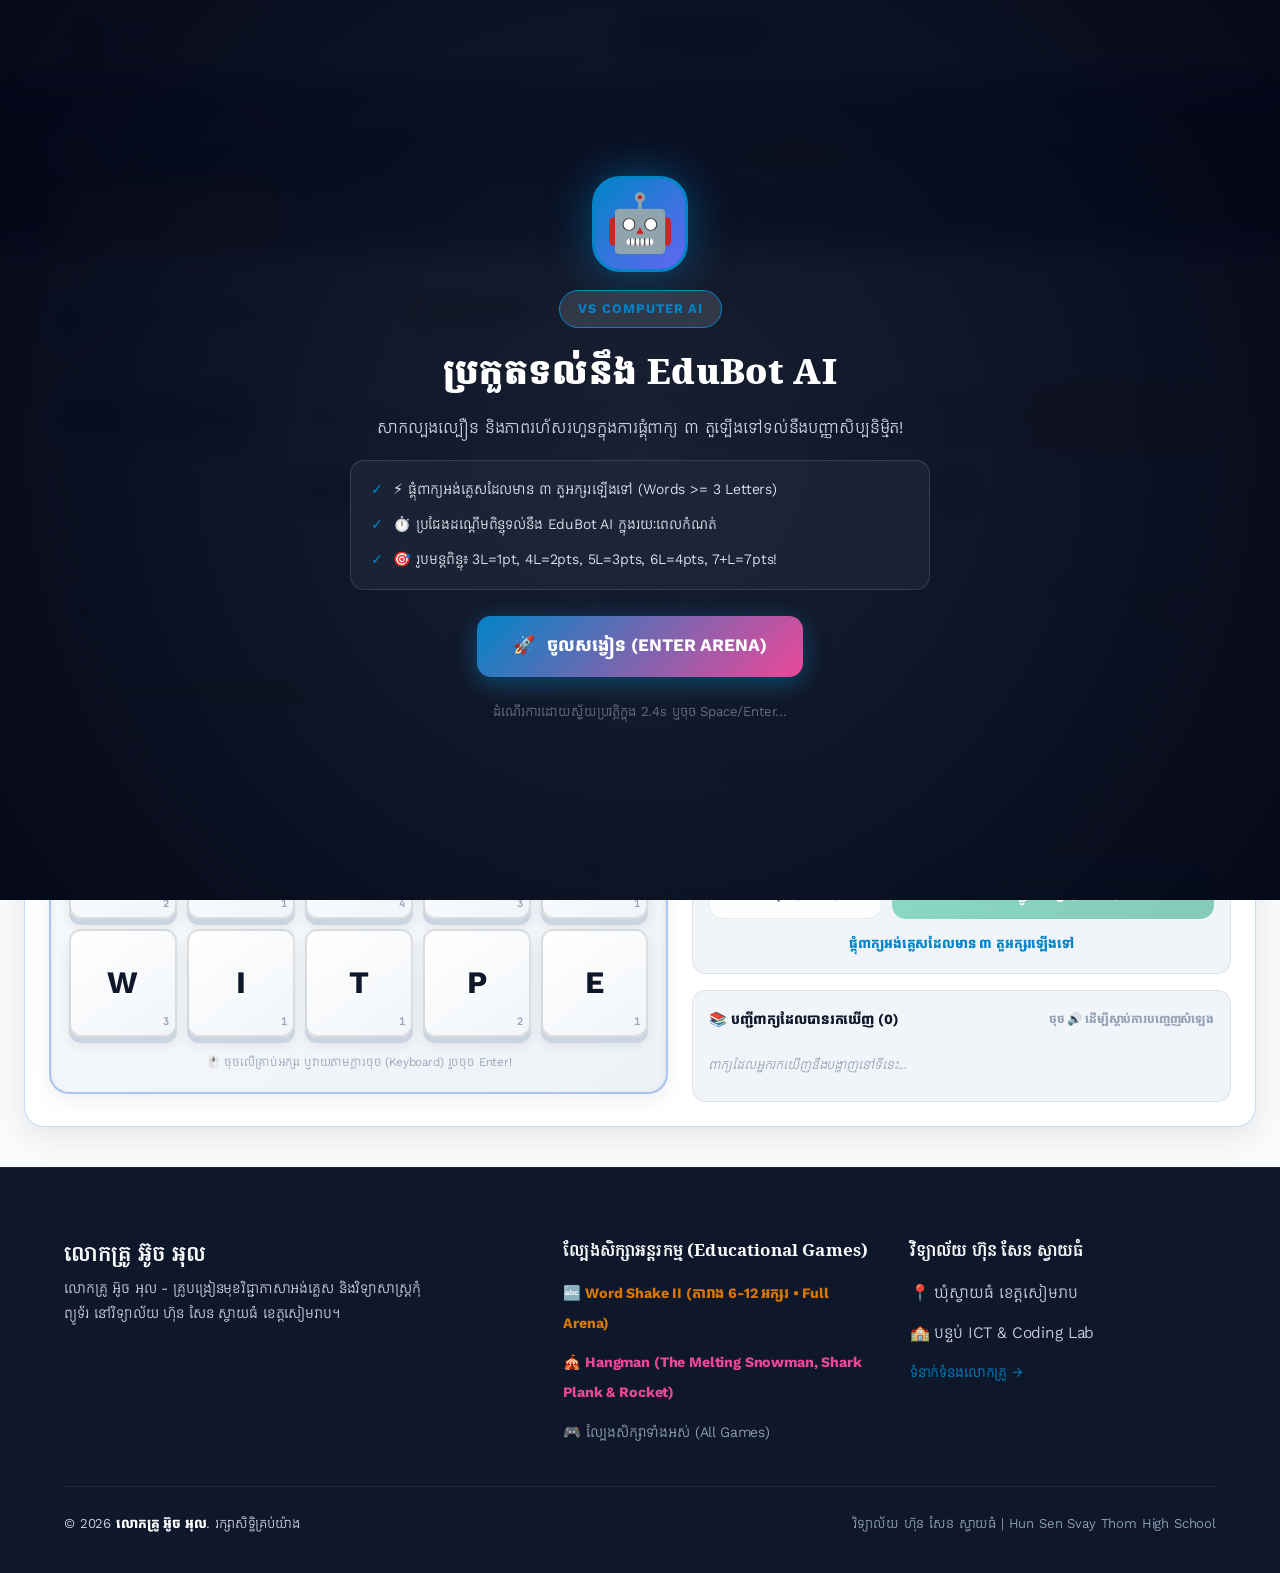
<file: wordshake.html>
<!DOCTYPE html>
<html lang="km" data-theme="dark">
<head>
  <meta charset="UTF-8">
  <meta name="viewport" content="width=device-width, initial-scale=1, viewport-fit=cover">
  <title>Word Shake II Full Display Arena | លោកគ្រូ អ៊ូច អុល - វិទ្យាល័យ ហ៊ុន សែន ស្វាយធំ</title>
  <meta name="description" content="សង្វៀនល្បែងសិក្សាពេញអេក្រង់ Word Shake II: តារាង 6-12 គ្រាប់អក្សរ ប្រកួតទល់នឹងកុំព្យូទ័រ EduBot AI, ជាគូ 1v1, ឬជាក្រុមតាម QR Code & Link នៅវិទ្យាល័យ ហ៊ុន សែន ស្វាយធំ។">
  
  <!-- Favicon -->
  <link rel="icon" type="image/svg+xml" href="data:image/svg+xml,<svg xmlns='http://www.w3.org/2000/svg' viewBox='0 0 24 24' fill='%23f59e0b'><rect x='3' y='3' width='18' height='18' rx='4'/><text x='12' y='16' font-size='11' font-weight='bold' text-anchor='middle' fill='%23000'>W</text></svg>">
  
  <!-- Google Fonts: Kantumruy Pro, Koh Santepheap, Plus Jakarta Sans, Handwriting -->
  <link rel="preconnect" href="https://fonts.googleapis.com">
  <link rel="preconnect" href="https://fonts.gstatic.com" crossorigin>
  <link href="https://fonts.googleapis.com/css2?family=Kantumruy+Pro:ital,wght@0,300;0,400;0,500;0,600;0,700;1,400&family=Koh+Santepheap:wght@300;400;500;600;700&family=Plus+Jakarta+Sans:wght@300;400;500;600;700;800&family=Architects+Daughter&family=Caveat:wght@600;700&family=Kalam:wght@400;700&family=Patrick+Hand&display=swap" rel="stylesheet">

  <!-- CSS Stylesheets -->
  <link rel="stylesheet" href="css/animations.css">
  <link rel="stylesheet" href="css/style.css">
  <link rel="stylesheet" href="css/elearn-pro.css">
  <link rel="stylesheet" href="css/wordshake2.css">
  <link rel="stylesheet" href="css/responsive.css">
</head>
<body class="ws2-fullscreen-body">

  <!-- Top Scroll Progress Bar -->
  <div id="scroll-progress"></div>

  <!-- ==========================================================================
       SITE HEADER & MAIN NAVBAR
       ========================================================================== -->
  <header id="site-header" class="site-header">
    <div class="container navbar">
      <!-- Professional Brand Logo (Apple-clean Aesthetic) -->
      <a href="index.html#home" class="brand-logo" aria-label="Mr. Ol Portfolio">
        <div class="brand-logo-elearn">
          <div class="brand-icon-elearn">
            <img src="assets/images/mr_ol_logo.jpg" alt="Mr. Ol Logo" class="brand-img-logo">
          </div>
          <div class="brand-title-wrap">
            <span class="brand-title-elearn">Mr. <span class="brand-ol-highlight">OL</span></span>
            <span class="brand-sub-badge">English</span>
          </div>
        </div>
      </a>

            <!-- Apple-inspired Clean Flat Categorized Navigation Bar (Standardized Across All Pages) -->
                        <ul id="nav-menu" class="nav-menu">
        <!-- 1. ទំព័រដើម (Home) -->
        <li class="nav-item">
          <a href="index.html#home" class="nav-link">
            <span data-i18n="nav_home">ទំព័រដើម</span>
          </a>
        </li>

        <!-- 2. វគ្គសិក្សា (Learning Courses) -->
        <li class="nav-item has-dropdown learning-courses-item">
          <a href="index.html#courses" class="nav-link">
            <span data-i18n="nav_learning_courses">វគ្គសិក្សា</span>
            <span class="nav-arrow">
              <svg width="10" height="10" viewBox="0 0 24 24" fill="none" stroke="currentColor" stroke-width="2.5" stroke-linecap="round" stroke-linejoin="round"><polyline points="6 9 12 15 18 9"></polyline></svg>
            </span>
          </a>
          <div class="dropdown-menu dropdown-menu-courses">
            <div class="dropdown-group-header" data-i18n="header_skills_levels">ជំនាញ & កម្រិតសិក្សា • Skills & Levels</div>
            
            <!-- Sub Menu 1: Grammar (7 Master Modules) -->
            <div class="dropdown-item-nested">
              <a href="javascript:void(0)" class="dropdown-link nested-parent-link" data-skill="grammar">
                <span class="item-icon">
                  <svg width="16" height="16" viewBox="0 0 24 24" fill="none" stroke="currentColor" stroke-width="2.2" stroke-linecap="round" stroke-linejoin="round"><path d="M4 19.5A2.5 2.5 0 0 1 6.5 17H20"></path><path d="M6.5 2H20v20H6.5A2.5 2.5 0 0 1 4 19.5v-15A2.5 2.5 0 0 1 6.5 2z"></path><line x1="9" y1="7" x2="15" y2="7"></line><line x1="9" y1="11" x2="13" y2="11"></line></svg>
                </span>
                <span class="nested-link-text">
                  <span class="skill-name" data-i18n="skill_grammar">Grammar</span>
                  <span class="skill-subtext" data-i18n="skill_grammar_kh">វេយ្យាករណ៍</span>
                </span>
                <span class="nested-caret">
                  <svg width="12" height="12" viewBox="0 0 24 24" fill="none" stroke="currentColor" stroke-width="2.5" stroke-linecap="round" stroke-linejoin="round"><polyline points="9 18 15 12 9 6"></polyline></svg>
                </span>
              </a>

              <!-- 3rd Menu: Grammar Master Syllabus (7 Core Modules) -->
              <div class="sub-dropdown-menu sub-dropdown-grammar">
                <div class="sub-menu-header">
                  <span class="sub-header-title">Grammar Master Syllabus</span>
                  <span class="badge-cefr">7 Modules</span>
                </div>
                
                <div class="sub-grammar-list">
                  <!-- 1. Parts of Speech with 4th & 5th Level Flyout Submenu -->
                  <div class="sub-item-nested">
                    <a href="grammar.html?topic=nouns" class="grammar-menu-item nested-3rd-parent" data-grammar-topic="nouns" title="1. Parts of Speech">
                      <span class="grammar-num-badge">1</span>
                      <span class="grammar-item-content">
                        <span class="grammar-item-title">Parts of Speech</span>
                        <span class="grammar-item-sub">ថ្នាក់នៃពាក្យ (8 Word Classes)</span>
                      </span>
                      <span class="nested-caret-3rd">
                        <svg width="10" height="10" viewBox="0 0 24 24" fill="none" stroke="currentColor" stroke-width="2.5"><polyline points="9 18 15 12 9 6"></polyline></svg>
                      </span>
                    </a>

                    <!-- 4th Level Menu: Parts of Speech -->
                    <div class="sub-4th-dropdown-menu sub-3rd-dropdown-menu">
                      <div class="sub-menu-header">
                        <span class="sub-header-title">Parts of Speech</span>
                        <span class="badge-cefr">8 Classes</span>
                      </div>
                      <div class="sub-4th-grid">

                  <!-- 4th Level Item: Nouns (នាម) -->
                  <div class="sub-4th-item-nested">
                    <a href="grammar.html?topic=nouns" class="grammar-4th-link nested-4th-parent" data-grammar-topic="nouns" title="Nouns (នាម)">
                      <span class="g4-icon">📦</span>
                      <div class="g4-text">
                        <span class="g4-title">Nouns (នាម)</span>
                        <span class="g4-desc">Kinds, Sing/Plural, Countable & Uncountable</span>
                      </div>
                      <span class="nested-caret-4th">
                        <svg width="10" height="10" viewBox="0 0 24 24" fill="none" stroke="currentColor" stroke-width="2.5"><polyline points="9 18 15 12 9 6"></polyline></svg>
                      </span>
                    </a>
                    <!-- 5th Sub Menu: Lessons & Test with CEFR Levels (A1, A2, B1, B2, C1&C2) -->
                    <div class="sub-5th-dropdown-menu">
                      <div class="sub-5th-header">
                        <span class="sub-5th-title">📦 Nouns (នាម)</span>
                        <span class="sub-5th-badge">Syllabus &amp; Tests</span>
                      </div>
                      <div class="sub-5th-actions">
                        <!-- Action 1: Lessons -->
                        <a href="grammar.html?topic=nouns#sec-notesheet" class="btn-5th-action btn-5th-lesson" data-grammar-topic="nouns" data-target-section="lesson" title="Study Nouns (នាម)">
                          <span class="act-icon">📖</span>
                          <div class="act-body">
                            <span class="act-title">Lessons (មេរៀន)</span>
                            <span class="act-desc">Study Notes, Formulas, Rules &amp; Traps</span>
                          </div>
                          <span class="act-arrow">→</span>
                        </a>

                        <!-- Action 2: Test Categorized by CEFR Levels -->
                        <div class="sub-5th-test-block">
                          <div class="test-block-header">
                            <span class="tb-title">🎯 Test (តេស្តអនុវត្ត)</span>
                            <a href="grammar.html?topic=nouns&level=ALL#sec-tests" class="tb-all-link" data-grammar-topic="nouns" data-level="ALL" title="Practice all 80 standard questions">All (80 Qs)</a>
                          </div>
                          <div class="test-cefr-grid">
                            <a href="grammar.html?topic=nouns&level=A1#sec-tests" class="cefr-pill pill-a1" data-grammar-topic="nouns" data-level="A1" title="Nouns (នាម) - A1 Beginner Test">
                              <span class="pill-lvl">A1</span>
                              <span class="pill-name">Beginner</span>
                            </a>
                            <a href="grammar.html?topic=nouns&level=A2#sec-tests" class="cefr-pill pill-a2" data-grammar-topic="nouns" data-level="A2" title="Nouns (នាម) - A2 Elementary Test">
                              <span class="pill-lvl">A2</span>
                              <span class="pill-name">Elementary</span>
                            </a>
                            <a href="grammar.html?topic=nouns&level=B1#sec-tests" class="cefr-pill pill-b1" data-grammar-topic="nouns" data-level="B1" title="Nouns (នាម) - B1 Intermediate Test">
                              <span class="pill-lvl">B1</span>
                              <span class="pill-name">Intermediate</span>
                            </a>
                            <a href="grammar.html?topic=nouns&level=B2#sec-tests" class="cefr-pill pill-b2" data-grammar-topic="nouns" data-level="B2" title="Nouns (នាម) - B2 Upper-Intermediate Test">
                              <span class="pill-lvl">B2</span>
                              <span class="pill-name">Upper-Int</span>
                            </a>
                            <a href="grammar.html?topic=nouns&level=C1_C2#sec-tests" class="cefr-pill pill-c1c2" data-grammar-topic="nouns" data-level="C1_C2" title="Nouns (នាម) - C1 & C2 Advanced Test">
                              <span class="pill-lvl">C1 &amp; C2</span>
                              <span class="pill-name">Advanced</span>
                            </a>
                          </div>
                        </div>
                      </div>
                    </div>
                  </div>

                  <!-- 4th Level Item: Pronouns (សព្វនាម) -->
                  <div class="sub-4th-item-nested">
                    <a href="grammar.html?topic=pronouns" class="grammar-4th-link nested-4th-parent" data-grammar-topic="pronouns" title="Pronouns (សព្វនាម)">
                      <span class="g4-icon">👤</span>
                      <div class="g4-text">
                        <span class="g4-title">Pronouns (សព្វនាម)</span>
                        <span class="g4-desc">Definite (Subj/Obj/Poss/Refl) & Indefinite</span>
                      </div>
                      <span class="nested-caret-4th">
                        <svg width="10" height="10" viewBox="0 0 24 24" fill="none" stroke="currentColor" stroke-width="2.5"><polyline points="9 18 15 12 9 6"></polyline></svg>
                      </span>
                    </a>
                    <!-- 5th Sub Menu: Lessons & Test with CEFR Levels (A1, A2, B1, B2, C1&C2) -->
                    <div class="sub-5th-dropdown-menu">
                      <div class="sub-5th-header">
                        <span class="sub-5th-title">👤 Pronouns (សព្វនាម)</span>
                        <span class="sub-5th-badge">Syllabus &amp; Tests</span>
                      </div>
                      <div class="sub-5th-actions">
                        <!-- Action 1: Lessons -->
                        <a href="grammar.html?topic=pronouns#sec-notesheet" class="btn-5th-action btn-5th-lesson" data-grammar-topic="pronouns" data-target-section="lesson" title="Study Pronouns (សព្វនាម)">
                          <span class="act-icon">📖</span>
                          <div class="act-body">
                            <span class="act-title">Lessons (មេរៀន)</span>
                            <span class="act-desc">Study Notes, Formulas, Rules &amp; Traps</span>
                          </div>
                          <span class="act-arrow">→</span>
                        </a>

                        <!-- Action 2: Test Categorized by CEFR Levels -->
                        <div class="sub-5th-test-block">
                          <div class="test-block-header">
                            <span class="tb-title">🎯 Test (តេស្តអនុវត្ត)</span>
                            <a href="grammar.html?topic=pronouns&level=ALL#sec-tests" class="tb-all-link" data-grammar-topic="pronouns" data-level="ALL" title="Practice all 80 standard questions">All (80 Qs)</a>
                          </div>
                          <div class="test-cefr-grid">
                            <a href="grammar.html?topic=pronouns&level=A1#sec-tests" class="cefr-pill pill-a1" data-grammar-topic="pronouns" data-level="A1" title="Pronouns (សព្វនាម) - A1 Beginner Test">
                              <span class="pill-lvl">A1</span>
                              <span class="pill-name">Beginner</span>
                            </a>
                            <a href="grammar.html?topic=pronouns&level=A2#sec-tests" class="cefr-pill pill-a2" data-grammar-topic="pronouns" data-level="A2" title="Pronouns (សព្វនាម) - A2 Elementary Test">
                              <span class="pill-lvl">A2</span>
                              <span class="pill-name">Elementary</span>
                            </a>
                            <a href="grammar.html?topic=pronouns&level=B1#sec-tests" class="cefr-pill pill-b1" data-grammar-topic="pronouns" data-level="B1" title="Pronouns (សព្វនាម) - B1 Intermediate Test">
                              <span class="pill-lvl">B1</span>
                              <span class="pill-name">Intermediate</span>
                            </a>
                            <a href="grammar.html?topic=pronouns&level=B2#sec-tests" class="cefr-pill pill-b2" data-grammar-topic="pronouns" data-level="B2" title="Pronouns (សព្វនាម) - B2 Upper-Intermediate Test">
                              <span class="pill-lvl">B2</span>
                              <span class="pill-name">Upper-Int</span>
                            </a>
                            <a href="grammar.html?topic=pronouns&level=C1_C2#sec-tests" class="cefr-pill pill-c1c2" data-grammar-topic="pronouns" data-level="C1_C2" title="Pronouns (សព្វនាម) - C1 & C2 Advanced Test">
                              <span class="pill-lvl">C1 &amp; C2</span>
                              <span class="pill-name">Advanced</span>
                            </a>
                          </div>
                        </div>
                      </div>
                    </div>
                  </div>

                  <!-- 4th Level Item: Verbs (កិរិយាសព្ទ) -->
                  <div class="sub-4th-item-nested">
                    <a href="grammar.html?topic=verbs" class="grammar-4th-link nested-4th-parent" data-grammar-topic="verbs" title="Verbs (កិរិយាសព្ទ)">
                      <span class="g4-icon">⚡</span>
                      <div class="g4-text">
                        <span class="g4-title">Verbs (កិរិយាសព្ទ)</span>
                        <span class="g4-desc">Main, Modals, Finite, Transitive & Causatives</span>
                      </div>
                      <span class="nested-caret-4th">
                        <svg width="10" height="10" viewBox="0 0 24 24" fill="none" stroke="currentColor" stroke-width="2.5"><polyline points="9 18 15 12 9 6"></polyline></svg>
                      </span>
                    </a>
                    <!-- 5th Sub Menu: Lessons & Test with CEFR Levels (A1, A2, B1, B2, C1&C2) -->
                    <div class="sub-5th-dropdown-menu">
                      <div class="sub-5th-header">
                        <span class="sub-5th-title">⚡ Verbs (កិរិយាសព្ទ)</span>
                        <span class="sub-5th-badge">Syllabus &amp; Tests</span>
                      </div>
                      <div class="sub-5th-actions">
                        <!-- Action 1: Lessons -->
                        <a href="grammar.html?topic=verbs#sec-notesheet" class="btn-5th-action btn-5th-lesson" data-grammar-topic="verbs" data-target-section="lesson" title="Study Verbs (កិរិយាសព្ទ)">
                          <span class="act-icon">📖</span>
                          <div class="act-body">
                            <span class="act-title">Lessons (មេរៀន)</span>
                            <span class="act-desc">Study Notes, Formulas, Rules &amp; Traps</span>
                          </div>
                          <span class="act-arrow">→</span>
                        </a>

                        <!-- Action 2: Test Categorized by CEFR Levels -->
                        <div class="sub-5th-test-block">
                          <div class="test-block-header">
                            <span class="tb-title">🎯 Test (តេស្តអនុវត្ត)</span>
                            <a href="grammar.html?topic=verbs&level=ALL#sec-tests" class="tb-all-link" data-grammar-topic="verbs" data-level="ALL" title="Practice all 80 standard questions">All (80 Qs)</a>
                          </div>
                          <div class="test-cefr-grid">
                            <a href="grammar.html?topic=verbs&level=A1#sec-tests" class="cefr-pill pill-a1" data-grammar-topic="verbs" data-level="A1" title="Verbs (កិរិយាសព្ទ) - A1 Beginner Test">
                              <span class="pill-lvl">A1</span>
                              <span class="pill-name">Beginner</span>
                            </a>
                            <a href="grammar.html?topic=verbs&level=A2#sec-tests" class="cefr-pill pill-a2" data-grammar-topic="verbs" data-level="A2" title="Verbs (កិរិយាសព្ទ) - A2 Elementary Test">
                              <span class="pill-lvl">A2</span>
                              <span class="pill-name">Elementary</span>
                            </a>
                            <a href="grammar.html?topic=verbs&level=B1#sec-tests" class="cefr-pill pill-b1" data-grammar-topic="verbs" data-level="B1" title="Verbs (កិរិយាសព្ទ) - B1 Intermediate Test">
                              <span class="pill-lvl">B1</span>
                              <span class="pill-name">Intermediate</span>
                            </a>
                            <a href="grammar.html?topic=verbs&level=B2#sec-tests" class="cefr-pill pill-b2" data-grammar-topic="verbs" data-level="B2" title="Verbs (កិរិយាសព្ទ) - B2 Upper-Intermediate Test">
                              <span class="pill-lvl">B2</span>
                              <span class="pill-name">Upper-Int</span>
                            </a>
                            <a href="grammar.html?topic=verbs&level=C1_C2#sec-tests" class="cefr-pill pill-c1c2" data-grammar-topic="verbs" data-level="C1_C2" title="Verbs (កិរិយាសព្ទ) - C1 & C2 Advanced Test">
                              <span class="pill-lvl">C1 &amp; C2</span>
                              <span class="pill-name">Advanced</span>
                            </a>
                          </div>
                        </div>
                      </div>
                    </div>
                  </div>

                  <!-- 4th Level Item: Adverbs (គុណកិរិយា) -->
                  <div class="sub-4th-item-nested">
                    <a href="grammar.html?topic=adverbs" class="grammar-4th-link nested-4th-parent" data-grammar-topic="adverbs" title="Adverbs (គុណកិរិយា)">
                      <span class="g4-icon">🚀</span>
                      <div class="g4-text">
                        <span class="g4-title">Adverbs (គុណកិរិយា)</span>
                        <span class="g4-desc">Meaning, Formation, Use, Kinds & Exceptions</span>
                      </div>
                      <span class="nested-caret-4th">
                        <svg width="10" height="10" viewBox="0 0 24 24" fill="none" stroke="currentColor" stroke-width="2.5"><polyline points="9 18 15 12 9 6"></polyline></svg>
                      </span>
                    </a>
                    <!-- 5th Sub Menu: Lessons & Test with CEFR Levels (A1, A2, B1, B2, C1&C2) -->
                    <div class="sub-5th-dropdown-menu">
                      <div class="sub-5th-header">
                        <span class="sub-5th-title">🚀 Adverbs (គុណកិរិយា)</span>
                        <span class="sub-5th-badge">Syllabus &amp; Tests</span>
                      </div>
                      <div class="sub-5th-actions">
                        <!-- Action 1: Lessons -->
                        <a href="grammar.html?topic=adverbs#sec-notesheet" class="btn-5th-action btn-5th-lesson" data-grammar-topic="adverbs" data-target-section="lesson" title="Study Adverbs (គុណកិរិយា)">
                          <span class="act-icon">📖</span>
                          <div class="act-body">
                            <span class="act-title">Lessons (មេរៀន)</span>
                            <span class="act-desc">Study Notes, Formulas, Rules &amp; Traps</span>
                          </div>
                          <span class="act-arrow">→</span>
                        </a>

                        <!-- Action 2: Test Categorized by CEFR Levels -->
                        <div class="sub-5th-test-block">
                          <div class="test-block-header">
                            <span class="tb-title">🎯 Test (តេស្តអនុវត្ត)</span>
                            <a href="grammar.html?topic=adverbs&level=ALL#sec-tests" class="tb-all-link" data-grammar-topic="adverbs" data-level="ALL" title="Practice all 80 standard questions">All (80 Qs)</a>
                          </div>
                          <div class="test-cefr-grid">
                            <a href="grammar.html?topic=adverbs&level=A1#sec-tests" class="cefr-pill pill-a1" data-grammar-topic="adverbs" data-level="A1" title="Adverbs (គុណកិរិយា) - A1 Beginner Test">
                              <span class="pill-lvl">A1</span>
                              <span class="pill-name">Beginner</span>
                            </a>
                            <a href="grammar.html?topic=adverbs&level=A2#sec-tests" class="cefr-pill pill-a2" data-grammar-topic="adverbs" data-level="A2" title="Adverbs (គុណកិរិយា) - A2 Elementary Test">
                              <span class="pill-lvl">A2</span>
                              <span class="pill-name">Elementary</span>
                            </a>
                            <a href="grammar.html?topic=adverbs&level=B1#sec-tests" class="cefr-pill pill-b1" data-grammar-topic="adverbs" data-level="B1" title="Adverbs (គុណកិរិយា) - B1 Intermediate Test">
                              <span class="pill-lvl">B1</span>
                              <span class="pill-name">Intermediate</span>
                            </a>
                            <a href="grammar.html?topic=adverbs&level=B2#sec-tests" class="cefr-pill pill-b2" data-grammar-topic="adverbs" data-level="B2" title="Adverbs (គុណកិរិយា) - B2 Upper-Intermediate Test">
                              <span class="pill-lvl">B2</span>
                              <span class="pill-name">Upper-Int</span>
                            </a>
                            <a href="grammar.html?topic=adverbs&level=C1_C2#sec-tests" class="cefr-pill pill-c1c2" data-grammar-topic="adverbs" data-level="C1_C2" title="Adverbs (គុណកិរិយា) - C1 & C2 Advanced Test">
                              <span class="pill-lvl">C1 &amp; C2</span>
                              <span class="pill-name">Advanced</span>
                            </a>
                          </div>
                        </div>
                      </div>
                    </div>
                  </div>

                  <!-- 4th Level Item: Adjectives (គុណនាម) -->
                  <div class="sub-4th-item-nested">
                    <a href="grammar.html?topic=adjectives" class="grammar-4th-link nested-4th-parent" data-grammar-topic="adjectives" title="Adjectives (គុណនាម)">
                      <span class="g4-icon">🎨</span>
                      <div class="g4-text">
                        <span class="g4-title">Adjectives (គុណនាម)</span>
                        <span class="g4-desc">Visual Summary, OSASCOMP Order & Rules</span>
                      </div>
                      <span class="nested-caret-4th">
                        <svg width="10" height="10" viewBox="0 0 24 24" fill="none" stroke="currentColor" stroke-width="2.5"><polyline points="9 18 15 12 9 6"></polyline></svg>
                      </span>
                    </a>
                    <!-- 5th Sub Menu: Lessons & Test with CEFR Levels (A1, A2, B1, B2, C1&C2) -->
                    <div class="sub-5th-dropdown-menu">
                      <div class="sub-5th-header">
                        <span class="sub-5th-title">🎨 Adjectives (គុណនាម)</span>
                        <span class="sub-5th-badge">Syllabus &amp; Tests</span>
                      </div>
                      <div class="sub-5th-actions">
                        <!-- Action 1: Lessons -->
                        <a href="grammar.html?topic=adjectives#sec-notesheet" class="btn-5th-action btn-5th-lesson" data-grammar-topic="adjectives" data-target-section="lesson" title="Study Adjectives (គុណនាម)">
                          <span class="act-icon">📖</span>
                          <div class="act-body">
                            <span class="act-title">Lessons (មេរៀន)</span>
                            <span class="act-desc">Study Notes, Formulas, Rules &amp; Traps</span>
                          </div>
                          <span class="act-arrow">→</span>
                        </a>

                        <!-- Action 2: Test Categorized by CEFR Levels -->
                        <div class="sub-5th-test-block">
                          <div class="test-block-header">
                            <span class="tb-title">🎯 Test (តេស្តអនុវត្ត)</span>
                            <a href="grammar.html?topic=adjectives&level=ALL#sec-tests" class="tb-all-link" data-grammar-topic="adjectives" data-level="ALL" title="Practice all 80 standard questions">All (80 Qs)</a>
                          </div>
                          <div class="test-cefr-grid">
                            <a href="grammar.html?topic=adjectives&level=A1#sec-tests" class="cefr-pill pill-a1" data-grammar-topic="adjectives" data-level="A1" title="Adjectives (គុណនាម) - A1 Beginner Test">
                              <span class="pill-lvl">A1</span>
                              <span class="pill-name">Beginner</span>
                            </a>
                            <a href="grammar.html?topic=adjectives&level=A2#sec-tests" class="cefr-pill pill-a2" data-grammar-topic="adjectives" data-level="A2" title="Adjectives (គុណនាម) - A2 Elementary Test">
                              <span class="pill-lvl">A2</span>
                              <span class="pill-name">Elementary</span>
                            </a>
                            <a href="grammar.html?topic=adjectives&level=B1#sec-tests" class="cefr-pill pill-b1" data-grammar-topic="adjectives" data-level="B1" title="Adjectives (គុណនាម) - B1 Intermediate Test">
                              <span class="pill-lvl">B1</span>
                              <span class="pill-name">Intermediate</span>
                            </a>
                            <a href="grammar.html?topic=adjectives&level=B2#sec-tests" class="cefr-pill pill-b2" data-grammar-topic="adjectives" data-level="B2" title="Adjectives (គុណនាម) - B2 Upper-Intermediate Test">
                              <span class="pill-lvl">B2</span>
                              <span class="pill-name">Upper-Int</span>
                            </a>
                            <a href="grammar.html?topic=adjectives&level=C1_C2#sec-tests" class="cefr-pill pill-c1c2" data-grammar-topic="adjectives" data-level="C1_C2" title="Adjectives (គុណនាម) - C1 & C2 Advanced Test">
                              <span class="pill-lvl">C1 &amp; C2</span>
                              <span class="pill-name">Advanced</span>
                            </a>
                          </div>
                        </div>
                      </div>
                    </div>
                  </div>

                  <!-- 4th Level Item: Prepositions (ធៀបសព្វ) -->
                  <div class="sub-4th-item-nested">
                    <a href="grammar.html?topic=prepositions" class="grammar-4th-link nested-4th-parent" data-grammar-topic="prepositions" title="Prepositions (ធៀបសព្វ)">
                      <span class="g4-icon">📍</span>
                      <div class="g4-text">
                        <span class="g4-title">Prepositions (ធៀបសព្វ)</span>
                        <span class="g4-desc">Visual Summary, In/On/At Triangle & Rules</span>
                      </div>
                      <span class="nested-caret-4th">
                        <svg width="10" height="10" viewBox="0 0 24 24" fill="none" stroke="currentColor" stroke-width="2.5"><polyline points="9 18 15 12 9 6"></polyline></svg>
                      </span>
                    </a>
                    <!-- 5th Sub Menu: Lessons & Test with CEFR Levels (A1, A2, B1, B2, C1&C2) -->
                    <div class="sub-5th-dropdown-menu">
                      <div class="sub-5th-header">
                        <span class="sub-5th-title">📍 Prepositions (ធៀបសព្វ)</span>
                        <span class="sub-5th-badge">Syllabus &amp; Tests</span>
                      </div>
                      <div class="sub-5th-actions">
                        <!-- Action 1: Lessons -->
                        <a href="grammar.html?topic=prepositions#sec-notesheet" class="btn-5th-action btn-5th-lesson" data-grammar-topic="prepositions" data-target-section="lesson" title="Study Prepositions (ធៀបសព្វ)">
                          <span class="act-icon">📖</span>
                          <div class="act-body">
                            <span class="act-title">Lessons (មេរៀន)</span>
                            <span class="act-desc">Study Notes, Formulas, Rules &amp; Traps</span>
                          </div>
                          <span class="act-arrow">→</span>
                        </a>

                        <!-- Action 2: Test Categorized by CEFR Levels -->
                        <div class="sub-5th-test-block">
                          <div class="test-block-header">
                            <span class="tb-title">🎯 Test (តេស្តអនុវត្ត)</span>
                            <a href="grammar.html?topic=prepositions&level=ALL#sec-tests" class="tb-all-link" data-grammar-topic="prepositions" data-level="ALL" title="Practice all 80 standard questions">All (80 Qs)</a>
                          </div>
                          <div class="test-cefr-grid">
                            <a href="grammar.html?topic=prepositions&level=A1#sec-tests" class="cefr-pill pill-a1" data-grammar-topic="prepositions" data-level="A1" title="Prepositions (ធៀបសព្វ) - A1 Beginner Test">
                              <span class="pill-lvl">A1</span>
                              <span class="pill-name">Beginner</span>
                            </a>
                            <a href="grammar.html?topic=prepositions&level=A2#sec-tests" class="cefr-pill pill-a2" data-grammar-topic="prepositions" data-level="A2" title="Prepositions (ធៀបសព្វ) - A2 Elementary Test">
                              <span class="pill-lvl">A2</span>
                              <span class="pill-name">Elementary</span>
                            </a>
                            <a href="grammar.html?topic=prepositions&level=B1#sec-tests" class="cefr-pill pill-b1" data-grammar-topic="prepositions" data-level="B1" title="Prepositions (ធៀបសព្វ) - B1 Intermediate Test">
                              <span class="pill-lvl">B1</span>
                              <span class="pill-name">Intermediate</span>
                            </a>
                            <a href="grammar.html?topic=prepositions&level=B2#sec-tests" class="cefr-pill pill-b2" data-grammar-topic="prepositions" data-level="B2" title="Prepositions (ធៀបសព្វ) - B2 Upper-Intermediate Test">
                              <span class="pill-lvl">B2</span>
                              <span class="pill-name">Upper-Int</span>
                            </a>
                            <a href="grammar.html?topic=prepositions&level=C1_C2#sec-tests" class="cefr-pill pill-c1c2" data-grammar-topic="prepositions" data-level="C1_C2" title="Prepositions (ធៀបសព្វ) - C1 & C2 Advanced Test">
                              <span class="pill-lvl">C1 &amp; C2</span>
                              <span class="pill-name">Advanced</span>
                            </a>
                          </div>
                        </div>
                      </div>
                    </div>
                  </div>

                  <!-- 4th Level Item: Conjunctions (ឈ្នាប់) -->
                  <div class="sub-4th-item-nested">
                    <a href="grammar.html?topic=conjunctions" class="grammar-4th-link nested-4th-parent" data-grammar-topic="conjunctions" title="Conjunctions (ឈ្នាប់)">
                      <span class="g4-icon">🔗</span>
                      <div class="g4-text">
                        <span class="g4-title">Conjunctions (ឈ្នាប់)</span>
                        <span class="g4-desc">Visual Summary, FANBOYS, Subordinating & Pairs</span>
                      </div>
                      <span class="nested-caret-4th">
                        <svg width="10" height="10" viewBox="0 0 24 24" fill="none" stroke="currentColor" stroke-width="2.5"><polyline points="9 18 15 12 9 6"></polyline></svg>
                      </span>
                    </a>
                    <!-- 5th Sub Menu: Lessons & Test with CEFR Levels (A1, A2, B1, B2, C1&C2) -->
                    <div class="sub-5th-dropdown-menu">
                      <div class="sub-5th-header">
                        <span class="sub-5th-title">🔗 Conjunctions (ឈ្នាប់)</span>
                        <span class="sub-5th-badge">Syllabus &amp; Tests</span>
                      </div>
                      <div class="sub-5th-actions">
                        <!-- Action 1: Lessons -->
                        <a href="grammar.html?topic=conjunctions#sec-notesheet" class="btn-5th-action btn-5th-lesson" data-grammar-topic="conjunctions" data-target-section="lesson" title="Study Conjunctions (ឈ្នាប់)">
                          <span class="act-icon">📖</span>
                          <div class="act-body">
                            <span class="act-title">Lessons (មេរៀន)</span>
                            <span class="act-desc">Study Notes, Formulas, Rules &amp; Traps</span>
                          </div>
                          <span class="act-arrow">→</span>
                        </a>

                        <!-- Action 2: Test Categorized by CEFR Levels -->
                        <div class="sub-5th-test-block">
                          <div class="test-block-header">
                            <span class="tb-title">🎯 Test (តេស្តអនុវត្ត)</span>
                            <a href="grammar.html?topic=conjunctions&level=ALL#sec-tests" class="tb-all-link" data-grammar-topic="conjunctions" data-level="ALL" title="Practice all 80 standard questions">All (80 Qs)</a>
                          </div>
                          <div class="test-cefr-grid">
                            <a href="grammar.html?topic=conjunctions&level=A1#sec-tests" class="cefr-pill pill-a1" data-grammar-topic="conjunctions" data-level="A1" title="Conjunctions (ឈ្នាប់) - A1 Beginner Test">
                              <span class="pill-lvl">A1</span>
                              <span class="pill-name">Beginner</span>
                            </a>
                            <a href="grammar.html?topic=conjunctions&level=A2#sec-tests" class="cefr-pill pill-a2" data-grammar-topic="conjunctions" data-level="A2" title="Conjunctions (ឈ្នាប់) - A2 Elementary Test">
                              <span class="pill-lvl">A2</span>
                              <span class="pill-name">Elementary</span>
                            </a>
                            <a href="grammar.html?topic=conjunctions&level=B1#sec-tests" class="cefr-pill pill-b1" data-grammar-topic="conjunctions" data-level="B1" title="Conjunctions (ឈ្នាប់) - B1 Intermediate Test">
                              <span class="pill-lvl">B1</span>
                              <span class="pill-name">Intermediate</span>
                            </a>
                            <a href="grammar.html?topic=conjunctions&level=B2#sec-tests" class="cefr-pill pill-b2" data-grammar-topic="conjunctions" data-level="B2" title="Conjunctions (ឈ្នាប់) - B2 Upper-Intermediate Test">
                              <span class="pill-lvl">B2</span>
                              <span class="pill-name">Upper-Int</span>
                            </a>
                            <a href="grammar.html?topic=conjunctions&level=C1_C2#sec-tests" class="cefr-pill pill-c1c2" data-grammar-topic="conjunctions" data-level="C1_C2" title="Conjunctions (ឈ្នាប់) - C1 & C2 Advanced Test">
                              <span class="pill-lvl">C1 &amp; C2</span>
                              <span class="pill-name">Advanced</span>
                            </a>
                          </div>
                        </div>
                      </div>
                    </div>
                  </div>

                  <!-- 4th Level Item: Interjections (ឧទានសព្ទ) -->
                  <div class="sub-4th-item-nested">
                    <a href="grammar.html?topic=interjections" class="grammar-4th-link nested-4th-parent" data-grammar-topic="interjections" title="Interjections (ឧទានសព្ទ)">
                      <span class="g4-icon">💥</span>
                      <div class="g4-text">
                        <span class="g4-title">Interjections (ឧទានសព្ទ)</span>
                        <span class="g4-desc">Visual Summary, Emotions, Punctuations & Use</span>
                      </div>
                      <span class="nested-caret-4th">
                        <svg width="10" height="10" viewBox="0 0 24 24" fill="none" stroke="currentColor" stroke-width="2.5"><polyline points="9 18 15 12 9 6"></polyline></svg>
                      </span>
                    </a>
                    <!-- 5th Sub Menu: Lessons & Test with CEFR Levels (A1, A2, B1, B2, C1&C2) -->
                    <div class="sub-5th-dropdown-menu">
                      <div class="sub-5th-header">
                        <span class="sub-5th-title">💥 Interjections (ឧទានសព្ទ)</span>
                        <span class="sub-5th-badge">Syllabus &amp; Tests</span>
                      </div>
                      <div class="sub-5th-actions">
                        <!-- Action 1: Lessons -->
                        <a href="grammar.html?topic=interjections#sec-notesheet" class="btn-5th-action btn-5th-lesson" data-grammar-topic="interjections" data-target-section="lesson" title="Study Interjections (ឧទានសព្ទ)">
                          <span class="act-icon">📖</span>
                          <div class="act-body">
                            <span class="act-title">Lessons (មេរៀន)</span>
                            <span class="act-desc">Study Notes, Formulas, Rules &amp; Traps</span>
                          </div>
                          <span class="act-arrow">→</span>
                        </a>

                        <!-- Action 2: Test Categorized by CEFR Levels -->
                        <div class="sub-5th-test-block">
                          <div class="test-block-header">
                            <span class="tb-title">🎯 Test (តេស្តអនុវត្ត)</span>
                            <a href="grammar.html?topic=interjections&level=ALL#sec-tests" class="tb-all-link" data-grammar-topic="interjections" data-level="ALL" title="Practice all 80 standard questions">All (80 Qs)</a>
                          </div>
                          <div class="test-cefr-grid">
                            <a href="grammar.html?topic=interjections&level=A1#sec-tests" class="cefr-pill pill-a1" data-grammar-topic="interjections" data-level="A1" title="Interjections (ឧទានសព្ទ) - A1 Beginner Test">
                              <span class="pill-lvl">A1</span>
                              <span class="pill-name">Beginner</span>
                            </a>
                            <a href="grammar.html?topic=interjections&level=A2#sec-tests" class="cefr-pill pill-a2" data-grammar-topic="interjections" data-level="A2" title="Interjections (ឧទានសព្ទ) - A2 Elementary Test">
                              <span class="pill-lvl">A2</span>
                              <span class="pill-name">Elementary</span>
                            </a>
                            <a href="grammar.html?topic=interjections&level=B1#sec-tests" class="cefr-pill pill-b1" data-grammar-topic="interjections" data-level="B1" title="Interjections (ឧទានសព្ទ) - B1 Intermediate Test">
                              <span class="pill-lvl">B1</span>
                              <span class="pill-name">Intermediate</span>
                            </a>
                            <a href="grammar.html?topic=interjections&level=B2#sec-tests" class="cefr-pill pill-b2" data-grammar-topic="interjections" data-level="B2" title="Interjections (ឧទានសព្ទ) - B2 Upper-Intermediate Test">
                              <span class="pill-lvl">B2</span>
                              <span class="pill-name">Upper-Int</span>
                            </a>
                            <a href="grammar.html?topic=interjections&level=C1_C2#sec-tests" class="cefr-pill pill-c1c2" data-grammar-topic="interjections" data-level="C1_C2" title="Interjections (ឧទានសព្ទ) - C1 & C2 Advanced Test">
                              <span class="pill-lvl">C1 &amp; C2</span>
                              <span class="pill-name">Advanced</span>
                            </a>
                          </div>
                        </div>
                      </div>
                    </div>
                  </div>
                      </div>
                    </div>
                  </div>

                  <!-- 2. Articles (ឧបបទ) with 4th & 5th Level Flyout Submenu -->
                  <div class="sub-item-nested">
                    <a href="grammar.html?topic=articles" class="grammar-menu-item nested-3rd-parent" data-grammar-topic="articles" title="2. Articles (ឧបបទ)">
                      <span class="grammar-num-badge">2</span>
                      <span class="grammar-item-content">
                        <span class="grammar-item-title">Articles (ឧបបទ)</span>
                        <span class="grammar-item-sub">The, A/An & Zero Articles (Ø)</span>
                      </span>
                      <span class="nested-caret-3rd">
                        <svg width="10" height="10" viewBox="0 0 24 24" fill="none" stroke="currentColor" stroke-width="2.5"><polyline points="9 18 15 12 9 6"></polyline></svg>
                      </span>
                    </a>

                    <!-- 4th Level Menu: Articles (ឧបបទ) -->
                    <div class="sub-4th-dropdown-menu sub-3rd-dropdown-menu">
                      <div class="sub-menu-header">
                        <span class="sub-header-title">Articles (ឧបបទ)</span>
                        <span class="badge-cefr">Articles</span>
                      </div>
                      <div class="sub-4th-grid">

                  <!-- 4th Level Item: Articles (A, An, The & Ø) -->
                  <div class="sub-4th-item-nested">
                    <a href="grammar.html?topic=articles" class="grammar-4th-link nested-4th-parent" data-grammar-topic="articles" title="Articles (A, An, The & Ø)">
                      <span class="g4-icon">📰</span>
                      <div class="g4-text">
                        <span class="g4-title">Articles (A, An, The & Ø)</span>
                        <span class="g4-desc">Definite, Indefinite & Zero Article Rules</span>
                      </div>
                      <span class="nested-caret-4th">
                        <svg width="10" height="10" viewBox="0 0 24 24" fill="none" stroke="currentColor" stroke-width="2.5"><polyline points="9 18 15 12 9 6"></polyline></svg>
                      </span>
                    </a>
                    <!-- 5th Sub Menu: Lessons & Test with CEFR Levels (A1, A2, B1, B2, C1&C2) -->
                    <div class="sub-5th-dropdown-menu">
                      <div class="sub-5th-header">
                        <span class="sub-5th-title">📰 Articles (A, An, The & Ø)</span>
                        <span class="sub-5th-badge">Syllabus &amp; Tests</span>
                      </div>
                      <div class="sub-5th-actions">
                        <!-- Action 1: Lessons -->
                        <a href="grammar.html?topic=articles#sec-notesheet" class="btn-5th-action btn-5th-lesson" data-grammar-topic="articles" data-target-section="lesson" title="Study Articles (A, An, The & Ø)">
                          <span class="act-icon">📖</span>
                          <div class="act-body">
                            <span class="act-title">Lessons (មេរៀន)</span>
                            <span class="act-desc">Study Notes, Formulas, Rules &amp; Traps</span>
                          </div>
                          <span class="act-arrow">→</span>
                        </a>

                        <!-- Action 2: Test Categorized by CEFR Levels -->
                        <div class="sub-5th-test-block">
                          <div class="test-block-header">
                            <span class="tb-title">🎯 Test (តេស្តអនុវត្ត)</span>
                            <a href="grammar.html?topic=articles&level=ALL#sec-tests" class="tb-all-link" data-grammar-topic="articles" data-level="ALL" title="Practice all 80 standard questions">All (80 Qs)</a>
                          </div>
                          <div class="test-cefr-grid">
                            <a href="grammar.html?topic=articles&level=A1#sec-tests" class="cefr-pill pill-a1" data-grammar-topic="articles" data-level="A1" title="Articles (A, An, The & Ø) - A1 Beginner Test">
                              <span class="pill-lvl">A1</span>
                              <span class="pill-name">Beginner</span>
                            </a>
                            <a href="grammar.html?topic=articles&level=A2#sec-tests" class="cefr-pill pill-a2" data-grammar-topic="articles" data-level="A2" title="Articles (A, An, The & Ø) - A2 Elementary Test">
                              <span class="pill-lvl">A2</span>
                              <span class="pill-name">Elementary</span>
                            </a>
                            <a href="grammar.html?topic=articles&level=B1#sec-tests" class="cefr-pill pill-b1" data-grammar-topic="articles" data-level="B1" title="Articles (A, An, The & Ø) - B1 Intermediate Test">
                              <span class="pill-lvl">B1</span>
                              <span class="pill-name">Intermediate</span>
                            </a>
                            <a href="grammar.html?topic=articles&level=B2#sec-tests" class="cefr-pill pill-b2" data-grammar-topic="articles" data-level="B2" title="Articles (A, An, The & Ø) - B2 Upper-Intermediate Test">
                              <span class="pill-lvl">B2</span>
                              <span class="pill-name">Upper-Int</span>
                            </a>
                            <a href="grammar.html?topic=articles&level=C1_C2#sec-tests" class="cefr-pill pill-c1c2" data-grammar-topic="articles" data-level="C1_C2" title="Articles (A, An, The & Ø) - C1 & C2 Advanced Test">
                              <span class="pill-lvl">C1 &amp; C2</span>
                              <span class="pill-name">Advanced</span>
                            </a>
                          </div>
                        </div>
                      </div>
                    </div>
                  </div>
                      </div>
                    </div>
                  </div>

                  <!-- 3. English Tenses (កាលទាំង ១២) with 4th & 5th Level Flyout Submenu -->
                  <div class="sub-item-nested">
                    <a href="grammar.html?topic=tenses_present" class="grammar-menu-item nested-3rd-parent" data-grammar-topic="tenses_present" title="3. English Tenses (កាលទាំង ១២)">
                      <span class="grammar-num-badge">3</span>
                      <span class="grammar-item-content">
                        <span class="grammar-item-title">English Tenses (កាលទាំង ១២)</span>
                        <span class="grammar-item-sub">Present, Past & Future Tenses</span>
                      </span>
                      <span class="nested-caret-3rd">
                        <svg width="10" height="10" viewBox="0 0 24 24" fill="none" stroke="currentColor" stroke-width="2.5"><polyline points="9 18 15 12 9 6"></polyline></svg>
                      </span>
                    </a>

                    <!-- 4th Level Menu: English Tenses (កាលទាំង ១២) -->
                    <div class="sub-4th-dropdown-menu sub-3rd-dropdown-menu">
                      <div class="sub-menu-header">
                        <span class="sub-header-title">English Tenses (កាលទាំង ១២)</span>
                        <span class="badge-cefr">12 Tenses</span>
                      </div>
                      <div class="sub-4th-grid">

                  <!-- 4th Level Item: Present Tenses (បច្ចុប្បន្ន) -->
                  <div class="sub-4th-item-nested">
                    <a href="grammar.html?topic=tenses_present" class="grammar-4th-link nested-4th-parent" data-grammar-topic="tenses_present" title="Present Tenses (បច្ចុប្បន្ន)">
                      <span class="g4-icon">🟢</span>
                      <div class="g4-text">
                        <span class="g4-title">Present Tenses (បច្ចុប្បន្ន)</span>
                        <span class="g4-desc">Simple, Continuous, Perfect, Perfect Continuous</span>
                      </div>
                      <span class="nested-caret-4th">
                        <svg width="10" height="10" viewBox="0 0 24 24" fill="none" stroke="currentColor" stroke-width="2.5"><polyline points="9 18 15 12 9 6"></polyline></svg>
                      </span>
                    </a>
                    <!-- 5th Sub Menu: Lessons & Test with CEFR Levels (A1, A2, B1, B2, C1&C2) -->
                    <div class="sub-5th-dropdown-menu">
                      <div class="sub-5th-header">
                        <span class="sub-5th-title">🟢 Present Tenses (បច្ចុប្បន្ន)</span>
                        <span class="sub-5th-badge">Syllabus &amp; Tests</span>
                      </div>
                      <div class="sub-5th-actions">
                        <!-- Action 1: Lessons -->
                        <a href="grammar.html?topic=tenses_present#sec-notesheet" class="btn-5th-action btn-5th-lesson" data-grammar-topic="tenses_present" data-target-section="lesson" title="Study Present Tenses (បច្ចុប្បន្ន)">
                          <span class="act-icon">📖</span>
                          <div class="act-body">
                            <span class="act-title">Lessons (មេរៀន)</span>
                            <span class="act-desc">Study Notes, Formulas, Rules &amp; Traps</span>
                          </div>
                          <span class="act-arrow">→</span>
                        </a>

                        <!-- Action 2: Test Categorized by CEFR Levels -->
                        <div class="sub-5th-test-block">
                          <div class="test-block-header">
                            <span class="tb-title">🎯 Test (តេស្តអនុវត្ត)</span>
                            <a href="grammar.html?topic=tenses_present&level=ALL#sec-tests" class="tb-all-link" data-grammar-topic="tenses_present" data-level="ALL" title="Practice all 80 standard questions">All (80 Qs)</a>
                          </div>
                          <div class="test-cefr-grid">
                            <a href="grammar.html?topic=tenses_present&level=A1#sec-tests" class="cefr-pill pill-a1" data-grammar-topic="tenses_present" data-level="A1" title="Present Tenses (បច្ចុប្បន្ន) - A1 Beginner Test">
                              <span class="pill-lvl">A1</span>
                              <span class="pill-name">Beginner</span>
                            </a>
                            <a href="grammar.html?topic=tenses_present&level=A2#sec-tests" class="cefr-pill pill-a2" data-grammar-topic="tenses_present" data-level="A2" title="Present Tenses (បច្ចុប្បន្ន) - A2 Elementary Test">
                              <span class="pill-lvl">A2</span>
                              <span class="pill-name">Elementary</span>
                            </a>
                            <a href="grammar.html?topic=tenses_present&level=B1#sec-tests" class="cefr-pill pill-b1" data-grammar-topic="tenses_present" data-level="B1" title="Present Tenses (បច្ចុប្បន្ន) - B1 Intermediate Test">
                              <span class="pill-lvl">B1</span>
                              <span class="pill-name">Intermediate</span>
                            </a>
                            <a href="grammar.html?topic=tenses_present&level=B2#sec-tests" class="cefr-pill pill-b2" data-grammar-topic="tenses_present" data-level="B2" title="Present Tenses (បច្ចុប្បន្ន) - B2 Upper-Intermediate Test">
                              <span class="pill-lvl">B2</span>
                              <span class="pill-name">Upper-Int</span>
                            </a>
                            <a href="grammar.html?topic=tenses_present&level=C1_C2#sec-tests" class="cefr-pill pill-c1c2" data-grammar-topic="tenses_present" data-level="C1_C2" title="Present Tenses (បច្ចុប្បន្ន) - C1 & C2 Advanced Test">
                              <span class="pill-lvl">C1 &amp; C2</span>
                              <span class="pill-name">Advanced</span>
                            </a>
                          </div>
                        </div>
                      </div>
                    </div>
                  </div>

                  <!-- 4th Level Item: Past Tenses (អតីតកាល) -->
                  <div class="sub-4th-item-nested">
                    <a href="grammar.html?topic=tenses_past" class="grammar-4th-link nested-4th-parent" data-grammar-topic="tenses_past" title="Past Tenses (អតីតកាល)">
                      <span class="g4-icon">🔵</span>
                      <div class="g4-text">
                        <span class="g4-title">Past Tenses (អតីតកាល)</span>
                        <span class="g4-desc">Simple, Continuous, Perfect, Perfect Continuous</span>
                      </div>
                      <span class="nested-caret-4th">
                        <svg width="10" height="10" viewBox="0 0 24 24" fill="none" stroke="currentColor" stroke-width="2.5"><polyline points="9 18 15 12 9 6"></polyline></svg>
                      </span>
                    </a>
                    <!-- 5th Sub Menu: Lessons & Test with CEFR Levels (A1, A2, B1, B2, C1&C2) -->
                    <div class="sub-5th-dropdown-menu">
                      <div class="sub-5th-header">
                        <span class="sub-5th-title">🔵 Past Tenses (អតីតកាល)</span>
                        <span class="sub-5th-badge">Syllabus &amp; Tests</span>
                      </div>
                      <div class="sub-5th-actions">
                        <!-- Action 1: Lessons -->
                        <a href="grammar.html?topic=tenses_past#sec-notesheet" class="btn-5th-action btn-5th-lesson" data-grammar-topic="tenses_past" data-target-section="lesson" title="Study Past Tenses (អតីតកាល)">
                          <span class="act-icon">📖</span>
                          <div class="act-body">
                            <span class="act-title">Lessons (មេរៀន)</span>
                            <span class="act-desc">Study Notes, Formulas, Rules &amp; Traps</span>
                          </div>
                          <span class="act-arrow">→</span>
                        </a>

                        <!-- Action 2: Test Categorized by CEFR Levels -->
                        <div class="sub-5th-test-block">
                          <div class="test-block-header">
                            <span class="tb-title">🎯 Test (តេស្តអនុវត្ត)</span>
                            <a href="grammar.html?topic=tenses_past&level=ALL#sec-tests" class="tb-all-link" data-grammar-topic="tenses_past" data-level="ALL" title="Practice all 80 standard questions">All (80 Qs)</a>
                          </div>
                          <div class="test-cefr-grid">
                            <a href="grammar.html?topic=tenses_past&level=A1#sec-tests" class="cefr-pill pill-a1" data-grammar-topic="tenses_past" data-level="A1" title="Past Tenses (អតីតកាល) - A1 Beginner Test">
                              <span class="pill-lvl">A1</span>
                              <span class="pill-name">Beginner</span>
                            </a>
                            <a href="grammar.html?topic=tenses_past&level=A2#sec-tests" class="cefr-pill pill-a2" data-grammar-topic="tenses_past" data-level="A2" title="Past Tenses (អតីតកាល) - A2 Elementary Test">
                              <span class="pill-lvl">A2</span>
                              <span class="pill-name">Elementary</span>
                            </a>
                            <a href="grammar.html?topic=tenses_past&level=B1#sec-tests" class="cefr-pill pill-b1" data-grammar-topic="tenses_past" data-level="B1" title="Past Tenses (អតីតកាល) - B1 Intermediate Test">
                              <span class="pill-lvl">B1</span>
                              <span class="pill-name">Intermediate</span>
                            </a>
                            <a href="grammar.html?topic=tenses_past&level=B2#sec-tests" class="cefr-pill pill-b2" data-grammar-topic="tenses_past" data-level="B2" title="Past Tenses (អតីតកាល) - B2 Upper-Intermediate Test">
                              <span class="pill-lvl">B2</span>
                              <span class="pill-name">Upper-Int</span>
                            </a>
                            <a href="grammar.html?topic=tenses_past&level=C1_C2#sec-tests" class="cefr-pill pill-c1c2" data-grammar-topic="tenses_past" data-level="C1_C2" title="Past Tenses (អតីតកាល) - C1 & C2 Advanced Test">
                              <span class="pill-lvl">C1 &amp; C2</span>
                              <span class="pill-name">Advanced</span>
                            </a>
                          </div>
                        </div>
                      </div>
                    </div>
                  </div>

                  <!-- 4th Level Item: Future Tenses (អនាគតកាល) -->
                  <div class="sub-4th-item-nested">
                    <a href="grammar.html?topic=tenses_future" class="grammar-4th-link nested-4th-parent" data-grammar-topic="tenses_future" title="Future Tenses (អនាគតកាល)">
                      <span class="g4-icon">🟣</span>
                      <div class="g4-text">
                        <span class="g4-title">Future Tenses (អនាគតកាល)</span>
                        <span class="g4-desc">Simple, Continuous, Perfect, Perfect Continuous</span>
                      </div>
                      <span class="nested-caret-4th">
                        <svg width="10" height="10" viewBox="0 0 24 24" fill="none" stroke="currentColor" stroke-width="2.5"><polyline points="9 18 15 12 9 6"></polyline></svg>
                      </span>
                    </a>
                    <!-- 5th Sub Menu: Lessons & Test with CEFR Levels (A1, A2, B1, B2, C1&C2) -->
                    <div class="sub-5th-dropdown-menu">
                      <div class="sub-5th-header">
                        <span class="sub-5th-title">🟣 Future Tenses (អនាគតកាល)</span>
                        <span class="sub-5th-badge">Syllabus &amp; Tests</span>
                      </div>
                      <div class="sub-5th-actions">
                        <!-- Action 1: Lessons -->
                        <a href="grammar.html?topic=tenses_future#sec-notesheet" class="btn-5th-action btn-5th-lesson" data-grammar-topic="tenses_future" data-target-section="lesson" title="Study Future Tenses (អនាគតកាល)">
                          <span class="act-icon">📖</span>
                          <div class="act-body">
                            <span class="act-title">Lessons (មេរៀន)</span>
                            <span class="act-desc">Study Notes, Formulas, Rules &amp; Traps</span>
                          </div>
                          <span class="act-arrow">→</span>
                        </a>

                        <!-- Action 2: Test Categorized by CEFR Levels -->
                        <div class="sub-5th-test-block">
                          <div class="test-block-header">
                            <span class="tb-title">🎯 Test (តេស្តអនុវត្ត)</span>
                            <a href="grammar.html?topic=tenses_future&level=ALL#sec-tests" class="tb-all-link" data-grammar-topic="tenses_future" data-level="ALL" title="Practice all 80 standard questions">All (80 Qs)</a>
                          </div>
                          <div class="test-cefr-grid">
                            <a href="grammar.html?topic=tenses_future&level=A1#sec-tests" class="cefr-pill pill-a1" data-grammar-topic="tenses_future" data-level="A1" title="Future Tenses (អនាគតកាល) - A1 Beginner Test">
                              <span class="pill-lvl">A1</span>
                              <span class="pill-name">Beginner</span>
                            </a>
                            <a href="grammar.html?topic=tenses_future&level=A2#sec-tests" class="cefr-pill pill-a2" data-grammar-topic="tenses_future" data-level="A2" title="Future Tenses (អនាគតកាល) - A2 Elementary Test">
                              <span class="pill-lvl">A2</span>
                              <span class="pill-name">Elementary</span>
                            </a>
                            <a href="grammar.html?topic=tenses_future&level=B1#sec-tests" class="cefr-pill pill-b1" data-grammar-topic="tenses_future" data-level="B1" title="Future Tenses (អនាគតកាល) - B1 Intermediate Test">
                              <span class="pill-lvl">B1</span>
                              <span class="pill-name">Intermediate</span>
                            </a>
                            <a href="grammar.html?topic=tenses_future&level=B2#sec-tests" class="cefr-pill pill-b2" data-grammar-topic="tenses_future" data-level="B2" title="Future Tenses (អនាគតកាល) - B2 Upper-Intermediate Test">
                              <span class="pill-lvl">B2</span>
                              <span class="pill-name">Upper-Int</span>
                            </a>
                            <a href="grammar.html?topic=tenses_future&level=C1_C2#sec-tests" class="cefr-pill pill-c1c2" data-grammar-topic="tenses_future" data-level="C1_C2" title="Future Tenses (អនាគតកាល) - C1 & C2 Advanced Test">
                              <span class="pill-lvl">C1 &amp; C2</span>
                              <span class="pill-name">Advanced</span>
                            </a>
                          </div>
                        </div>
                      </div>
                    </div>
                  </div>
                      </div>
                    </div>
                  </div>

                  <!-- 4. Passive & Active / Clauses with 4th & 5th Level Flyout Submenu -->
                  <div class="sub-item-nested">
                    <a href="grammar.html?topic=voice" class="grammar-menu-item nested-3rd-parent" data-grammar-topic="voice" title="4. Passive & Active / Clauses">
                      <span class="grammar-num-badge">4</span>
                      <span class="grammar-item-content">
                        <span class="grammar-item-title">Passive & Active / Clauses</span>
                        <span class="grammar-item-sub">Voice Shifts & Dependent Clauses</span>
                      </span>
                      <span class="nested-caret-3rd">
                        <svg width="10" height="10" viewBox="0 0 24 24" fill="none" stroke="currentColor" stroke-width="2.5"><polyline points="9 18 15 12 9 6"></polyline></svg>
                      </span>
                    </a>

                    <!-- 4th Level Menu: Passive & Active / Clauses -->
                    <div class="sub-4th-dropdown-menu sub-3rd-dropdown-menu">
                      <div class="sub-menu-header">
                        <span class="sub-header-title">Passive & Active / Clauses</span>
                        <span class="badge-cefr">Structure</span>
                      </div>
                      <div class="sub-4th-grid">

                  <!-- 4th Level Item: Active & Passive Voice -->
                  <div class="sub-4th-item-nested">
                    <a href="grammar.html?topic=voice" class="grammar-4th-link nested-4th-parent" data-grammar-topic="voice" title="Active & Passive Voice">
                      <span class="g4-icon">🔄</span>
                      <div class="g4-text">
                        <span class="g4-title">Active & Passive Voice</span>
                        <span class="g4-desc">Formula Matrix across 8 Tenses & Keynotes</span>
                      </div>
                      <span class="nested-caret-4th">
                        <svg width="10" height="10" viewBox="0 0 24 24" fill="none" stroke="currentColor" stroke-width="2.5"><polyline points="9 18 15 12 9 6"></polyline></svg>
                      </span>
                    </a>
                    <!-- 5th Sub Menu: Lessons & Test with CEFR Levels (A1, A2, B1, B2, C1&C2) -->
                    <div class="sub-5th-dropdown-menu">
                      <div class="sub-5th-header">
                        <span class="sub-5th-title">🔄 Active & Passive Voice</span>
                        <span class="sub-5th-badge">Syllabus &amp; Tests</span>
                      </div>
                      <div class="sub-5th-actions">
                        <!-- Action 1: Lessons -->
                        <a href="grammar.html?topic=voice#sec-notesheet" class="btn-5th-action btn-5th-lesson" data-grammar-topic="voice" data-target-section="lesson" title="Study Active & Passive Voice">
                          <span class="act-icon">📖</span>
                          <div class="act-body">
                            <span class="act-title">Lessons (មេរៀន)</span>
                            <span class="act-desc">Study Notes, Formulas, Rules &amp; Traps</span>
                          </div>
                          <span class="act-arrow">→</span>
                        </a>

                        <!-- Action 2: Test Categorized by CEFR Levels -->
                        <div class="sub-5th-test-block">
                          <div class="test-block-header">
                            <span class="tb-title">🎯 Test (តេស្តអនុវត្ត)</span>
                            <a href="grammar.html?topic=voice&level=ALL#sec-tests" class="tb-all-link" data-grammar-topic="voice" data-level="ALL" title="Practice all 80 standard questions">All (80 Qs)</a>
                          </div>
                          <div class="test-cefr-grid">
                            <a href="grammar.html?topic=voice&level=A1#sec-tests" class="cefr-pill pill-a1" data-grammar-topic="voice" data-level="A1" title="Active & Passive Voice - A1 Beginner Test">
                              <span class="pill-lvl">A1</span>
                              <span class="pill-name">Beginner</span>
                            </a>
                            <a href="grammar.html?topic=voice&level=A2#sec-tests" class="cefr-pill pill-a2" data-grammar-topic="voice" data-level="A2" title="Active & Passive Voice - A2 Elementary Test">
                              <span class="pill-lvl">A2</span>
                              <span class="pill-name">Elementary</span>
                            </a>
                            <a href="grammar.html?topic=voice&level=B1#sec-tests" class="cefr-pill pill-b1" data-grammar-topic="voice" data-level="B1" title="Active & Passive Voice - B1 Intermediate Test">
                              <span class="pill-lvl">B1</span>
                              <span class="pill-name">Intermediate</span>
                            </a>
                            <a href="grammar.html?topic=voice&level=B2#sec-tests" class="cefr-pill pill-b2" data-grammar-topic="voice" data-level="B2" title="Active & Passive Voice - B2 Upper-Intermediate Test">
                              <span class="pill-lvl">B2</span>
                              <span class="pill-name">Upper-Int</span>
                            </a>
                            <a href="grammar.html?topic=voice&level=C1_C2#sec-tests" class="cefr-pill pill-c1c2" data-grammar-topic="voice" data-level="C1_C2" title="Active & Passive Voice - C1 & C2 Advanced Test">
                              <span class="pill-lvl">C1 &amp; C2</span>
                              <span class="pill-name">Advanced</span>
                            </a>
                          </div>
                        </div>
                      </div>
                    </div>
                  </div>

                  <!-- 4th Level Item: Clauses Architecture -->
                  <div class="sub-4th-item-nested">
                    <a href="grammar.html?topic=clauses" class="grammar-4th-link nested-4th-parent" data-grammar-topic="clauses" title="Clauses Architecture">
                      <span class="g4-icon">🧩</span>
                      <div class="g4-text">
                        <span class="g4-title">Clauses Architecture</span>
                        <span class="g4-desc">Independent, Noun, Adjective & Adverb Clauses</span>
                      </div>
                      <span class="nested-caret-4th">
                        <svg width="10" height="10" viewBox="0 0 24 24" fill="none" stroke="currentColor" stroke-width="2.5"><polyline points="9 18 15 12 9 6"></polyline></svg>
                      </span>
                    </a>
                    <!-- 5th Sub Menu: Lessons & Test with CEFR Levels (A1, A2, B1, B2, C1&C2) -->
                    <div class="sub-5th-dropdown-menu">
                      <div class="sub-5th-header">
                        <span class="sub-5th-title">🧩 Clauses Architecture</span>
                        <span class="sub-5th-badge">Syllabus &amp; Tests</span>
                      </div>
                      <div class="sub-5th-actions">
                        <!-- Action 1: Lessons -->
                        <a href="grammar.html?topic=clauses#sec-notesheet" class="btn-5th-action btn-5th-lesson" data-grammar-topic="clauses" data-target-section="lesson" title="Study Clauses Architecture">
                          <span class="act-icon">📖</span>
                          <div class="act-body">
                            <span class="act-title">Lessons (មេរៀន)</span>
                            <span class="act-desc">Study Notes, Formulas, Rules &amp; Traps</span>
                          </div>
                          <span class="act-arrow">→</span>
                        </a>

                        <!-- Action 2: Test Categorized by CEFR Levels -->
                        <div class="sub-5th-test-block">
                          <div class="test-block-header">
                            <span class="tb-title">🎯 Test (តេស្តអនុវត្ត)</span>
                            <a href="grammar.html?topic=clauses&level=ALL#sec-tests" class="tb-all-link" data-grammar-topic="clauses" data-level="ALL" title="Practice all 80 standard questions">All (80 Qs)</a>
                          </div>
                          <div class="test-cefr-grid">
                            <a href="grammar.html?topic=clauses&level=A1#sec-tests" class="cefr-pill pill-a1" data-grammar-topic="clauses" data-level="A1" title="Clauses Architecture - A1 Beginner Test">
                              <span class="pill-lvl">A1</span>
                              <span class="pill-name">Beginner</span>
                            </a>
                            <a href="grammar.html?topic=clauses&level=A2#sec-tests" class="cefr-pill pill-a2" data-grammar-topic="clauses" data-level="A2" title="Clauses Architecture - A2 Elementary Test">
                              <span class="pill-lvl">A2</span>
                              <span class="pill-name">Elementary</span>
                            </a>
                            <a href="grammar.html?topic=clauses&level=B1#sec-tests" class="cefr-pill pill-b1" data-grammar-topic="clauses" data-level="B1" title="Clauses Architecture - B1 Intermediate Test">
                              <span class="pill-lvl">B1</span>
                              <span class="pill-name">Intermediate</span>
                            </a>
                            <a href="grammar.html?topic=clauses&level=B2#sec-tests" class="cefr-pill pill-b2" data-grammar-topic="clauses" data-level="B2" title="Clauses Architecture - B2 Upper-Intermediate Test">
                              <span class="pill-lvl">B2</span>
                              <span class="pill-name">Upper-Int</span>
                            </a>
                            <a href="grammar.html?topic=clauses&level=C1_C2#sec-tests" class="cefr-pill pill-c1c2" data-grammar-topic="clauses" data-level="C1_C2" title="Clauses Architecture - C1 & C2 Advanced Test">
                              <span class="pill-lvl">C1 &amp; C2</span>
                              <span class="pill-name">Advanced</span>
                            </a>
                          </div>
                        </div>
                      </div>
                    </div>
                  </div>
                      </div>
                    </div>
                  </div>

                  <!-- 5. Sentence Structures & Fragments with 4th & 5th Level Flyout Submenu -->
                  <div class="sub-item-nested">
                    <a href="grammar.html?topic=sentence_structures" class="grammar-menu-item nested-3rd-parent" data-grammar-topic="sentence_structures" title="5. Sentence Structures & Fragments">
                      <span class="grammar-num-badge">5</span>
                      <span class="grammar-item-content">
                        <span class="grammar-item-title">Sentence Structures & Fragments</span>
                        <span class="grammar-item-sub">Simple/Compound/Complex & Fixes</span>
                      </span>
                      <span class="nested-caret-3rd">
                        <svg width="10" height="10" viewBox="0 0 24 24" fill="none" stroke="currentColor" stroke-width="2.5"><polyline points="9 18 15 12 9 6"></polyline></svg>
                      </span>
                    </a>

                    <!-- 4th Level Menu: Sentence Structures & Fragments -->
                    <div class="sub-4th-dropdown-menu sub-3rd-dropdown-menu">
                      <div class="sub-menu-header">
                        <span class="sub-header-title">Sentence Structures & Fragments</span>
                        <span class="badge-cefr">Patterns</span>
                      </div>
                      <div class="sub-4th-grid">

                  <!-- 4th Level Item: Sentence Structures -->
                  <div class="sub-4th-item-nested">
                    <a href="grammar.html?topic=sentence_structures" class="grammar-4th-link nested-4th-parent" data-grammar-topic="sentence_structures" title="Sentence Structures">
                      <span class="g4-icon">🏗️</span>
                      <div class="g4-text">
                        <span class="g4-title">Sentence Structures</span>
                        <span class="g4-desc">5 Patterns, Compound, Complex & Fragments</span>
                      </div>
                      <span class="nested-caret-4th">
                        <svg width="10" height="10" viewBox="0 0 24 24" fill="none" stroke="currentColor" stroke-width="2.5"><polyline points="9 18 15 12 9 6"></polyline></svg>
                      </span>
                    </a>
                    <!-- 5th Sub Menu: Lessons & Test with CEFR Levels (A1, A2, B1, B2, C1&C2) -->
                    <div class="sub-5th-dropdown-menu">
                      <div class="sub-5th-header">
                        <span class="sub-5th-title">🏗️ Sentence Structures</span>
                        <span class="sub-5th-badge">Syllabus &amp; Tests</span>
                      </div>
                      <div class="sub-5th-actions">
                        <!-- Action 1: Lessons -->
                        <a href="grammar.html?topic=sentence_structures#sec-notesheet" class="btn-5th-action btn-5th-lesson" data-grammar-topic="sentence_structures" data-target-section="lesson" title="Study Sentence Structures">
                          <span class="act-icon">📖</span>
                          <div class="act-body">
                            <span class="act-title">Lessons (មេរៀន)</span>
                            <span class="act-desc">Study Notes, Formulas, Rules &amp; Traps</span>
                          </div>
                          <span class="act-arrow">→</span>
                        </a>

                        <!-- Action 2: Test Categorized by CEFR Levels -->
                        <div class="sub-5th-test-block">
                          <div class="test-block-header">
                            <span class="tb-title">🎯 Test (តេស្តអនុវត្ត)</span>
                            <a href="grammar.html?topic=sentence_structures&level=ALL#sec-tests" class="tb-all-link" data-grammar-topic="sentence_structures" data-level="ALL" title="Practice all 80 standard questions">All (80 Qs)</a>
                          </div>
                          <div class="test-cefr-grid">
                            <a href="grammar.html?topic=sentence_structures&level=A1#sec-tests" class="cefr-pill pill-a1" data-grammar-topic="sentence_structures" data-level="A1" title="Sentence Structures - A1 Beginner Test">
                              <span class="pill-lvl">A1</span>
                              <span class="pill-name">Beginner</span>
                            </a>
                            <a href="grammar.html?topic=sentence_structures&level=A2#sec-tests" class="cefr-pill pill-a2" data-grammar-topic="sentence_structures" data-level="A2" title="Sentence Structures - A2 Elementary Test">
                              <span class="pill-lvl">A2</span>
                              <span class="pill-name">Elementary</span>
                            </a>
                            <a href="grammar.html?topic=sentence_structures&level=B1#sec-tests" class="cefr-pill pill-b1" data-grammar-topic="sentence_structures" data-level="B1" title="Sentence Structures - B1 Intermediate Test">
                              <span class="pill-lvl">B1</span>
                              <span class="pill-name">Intermediate</span>
                            </a>
                            <a href="grammar.html?topic=sentence_structures&level=B2#sec-tests" class="cefr-pill pill-b2" data-grammar-topic="sentence_structures" data-level="B2" title="Sentence Structures - B2 Upper-Intermediate Test">
                              <span class="pill-lvl">B2</span>
                              <span class="pill-name">Upper-Int</span>
                            </a>
                            <a href="grammar.html?topic=sentence_structures&level=C1_C2#sec-tests" class="cefr-pill pill-c1c2" data-grammar-topic="sentence_structures" data-level="C1_C2" title="Sentence Structures - C1 & C2 Advanced Test">
                              <span class="pill-lvl">C1 &amp; C2</span>
                              <span class="pill-name">Advanced</span>
                            </a>
                          </div>
                        </div>
                      </div>
                    </div>
                  </div>
                      </div>
                    </div>
                  </div>

                  <!-- 6. Gerund & Infinitive with 4th & 5th Level Flyout Submenu -->
                  <div class="sub-item-nested">
                    <a href="grammar.html?topic=gerund_infinitive" class="grammar-menu-item nested-3rd-parent" data-grammar-topic="gerund_infinitive" title="6. Gerund & Infinitive">
                      <span class="grammar-num-badge">6</span>
                      <span class="grammar-item-content">
                        <span class="grammar-item-title">Gerund & Infinitive</span>
                        <span class="grammar-item-sub">កិរិយាសព្ទ Gerund & Infinitive</span>
                      </span>
                      <span class="nested-caret-3rd">
                        <svg width="10" height="10" viewBox="0 0 24 24" fill="none" stroke="currentColor" stroke-width="2.5"><polyline points="9 18 15 12 9 6"></polyline></svg>
                      </span>
                    </a>

                    <!-- 4th Level Menu: Gerund & Infinitive -->
                    <div class="sub-4th-dropdown-menu sub-3rd-dropdown-menu">
                      <div class="sub-menu-header">
                        <span class="sub-header-title">Gerund & Infinitive</span>
                        <span class="badge-cefr">Verb Forms</span>
                      </div>
                      <div class="sub-4th-grid">

                  <!-- 4th Level Item: Gerund & Infinitive -->
                  <div class="sub-4th-item-nested">
                    <a href="grammar.html?topic=gerund_infinitive" class="grammar-4th-link nested-4th-parent" data-grammar-topic="gerund_infinitive" title="Gerund & Infinitive">
                      <span class="g4-icon">🎯</span>
                      <div class="g4-text">
                        <span class="g4-title">Gerund & Infinitive</span>
                        <span class="g4-desc">V-ing, To-Infinitive, Bare Infinitive & Verbs with Meaning Shifts</span>
                      </div>
                      <span class="nested-caret-4th">
                        <svg width="10" height="10" viewBox="0 0 24 24" fill="none" stroke="currentColor" stroke-width="2.5"><polyline points="9 18 15 12 9 6"></polyline></svg>
                      </span>
                    </a>
                    <!-- 5th Sub Menu: Lessons & Test with CEFR Levels (A1, A2, B1, B2, C1&C2) -->
                    <div class="sub-5th-dropdown-menu">
                      <div class="sub-5th-header">
                        <span class="sub-5th-title">🎯 Gerund & Infinitive</span>
                        <span class="sub-5th-badge">Syllabus &amp; Tests</span>
                      </div>
                      <div class="sub-5th-actions">
                        <!-- Action 1: Lessons -->
                        <a href="grammar.html?topic=gerund_infinitive#sec-notesheet" class="btn-5th-action btn-5th-lesson" data-grammar-topic="gerund_infinitive" data-target-section="lesson" title="Study Gerund & Infinitive">
                          <span class="act-icon">📖</span>
                          <div class="act-body">
                            <span class="act-title">Lessons (មេរៀន)</span>
                            <span class="act-desc">Study Notes, Formulas, Rules &amp; Traps</span>
                          </div>
                          <span class="act-arrow">→</span>
                        </a>

                        <!-- Action 2: Test Categorized by CEFR Levels -->
                        <div class="sub-5th-test-block">
                          <div class="test-block-header">
                            <span class="tb-title">🎯 Test (តេស្តអនុវត្ត)</span>
                            <a href="grammar.html?topic=gerund_infinitive&level=ALL#sec-tests" class="tb-all-link" data-grammar-topic="gerund_infinitive" data-level="ALL" title="Practice all 80 standard questions">All (80 Qs)</a>
                          </div>
                          <div class="test-cefr-grid">
                            <a href="grammar.html?topic=gerund_infinitive&level=A1#sec-tests" class="cefr-pill pill-a1" data-grammar-topic="gerund_infinitive" data-level="A1" title="Gerund & Infinitive - A1 Beginner Test">
                              <span class="pill-lvl">A1</span>
                              <span class="pill-name">Beginner</span>
                            </a>
                            <a href="grammar.html?topic=gerund_infinitive&level=A2#sec-tests" class="cefr-pill pill-a2" data-grammar-topic="gerund_infinitive" data-level="A2" title="Gerund & Infinitive - A2 Elementary Test">
                              <span class="pill-lvl">A2</span>
                              <span class="pill-name">Elementary</span>
                            </a>
                            <a href="grammar.html?topic=gerund_infinitive&level=B1#sec-tests" class="cefr-pill pill-b1" data-grammar-topic="gerund_infinitive" data-level="B1" title="Gerund & Infinitive - B1 Intermediate Test">
                              <span class="pill-lvl">B1</span>
                              <span class="pill-name">Intermediate</span>
                            </a>
                            <a href="grammar.html?topic=gerund_infinitive&level=B2#sec-tests" class="cefr-pill pill-b2" data-grammar-topic="gerund_infinitive" data-level="B2" title="Gerund & Infinitive - B2 Upper-Intermediate Test">
                              <span class="pill-lvl">B2</span>
                              <span class="pill-name">Upper-Int</span>
                            </a>
                            <a href="grammar.html?topic=gerund_infinitive&level=C1_C2#sec-tests" class="cefr-pill pill-c1c2" data-grammar-topic="gerund_infinitive" data-level="C1_C2" title="Gerund & Infinitive - C1 & C2 Advanced Test">
                              <span class="pill-lvl">C1 &amp; C2</span>
                              <span class="pill-name">Advanced</span>
                            </a>
                          </div>
                        </div>
                      </div>
                    </div>
                  </div>
                      </div>
                    </div>
                  </div>

                  <!-- 7. Used to / Be, Get used to with 4th & 5th Level Flyout Submenu -->
                  <div class="sub-item-nested">
                    <a href="grammar.html?topic=used_to" class="grammar-menu-item nested-3rd-parent" data-grammar-topic="used_to" title="7. Used to / Be, Get used to">
                      <span class="grammar-num-badge">7</span>
                      <span class="grammar-item-content">
                        <span class="grammar-item-title">Used to / Be, Get used to</span>
                        <span class="grammar-item-sub">ទម្រង់ Used to, Be & Get used to</span>
                      </span>
                      <span class="nested-caret-3rd">
                        <svg width="10" height="10" viewBox="0 0 24 24" fill="none" stroke="currentColor" stroke-width="2.5"><polyline points="9 18 15 12 9 6"></polyline></svg>
                      </span>
                    </a>

                    <!-- 4th Level Menu: Used to / Be, Get used to -->
                    <div class="sub-4th-dropdown-menu sub-3rd-dropdown-menu">
                      <div class="sub-menu-header">
                        <span class="sub-header-title">Used to / Be, Get used to</span>
                        <span class="badge-cefr">Habits</span>
                      </div>
                      <div class="sub-4th-grid">

                  <!-- 4th Level Item: Used to / Be, Get used to -->
                  <div class="sub-4th-item-nested">
                    <a href="grammar.html?topic=used_to" class="grammar-4th-link nested-4th-parent" data-grammar-topic="used_to" title="Used to / Be, Get used to">
                      <span class="g4-icon">⏳</span>
                      <div class="g4-text">
                        <span class="g4-title">Used to / Be, Get used to</span>
                        <span class="g4-desc">Past Habits vs Accustomed to vs Process of Getting Familiar</span>
                      </div>
                      <span class="nested-caret-4th">
                        <svg width="10" height="10" viewBox="0 0 24 24" fill="none" stroke="currentColor" stroke-width="2.5"><polyline points="9 18 15 12 9 6"></polyline></svg>
                      </span>
                    </a>
                    <!-- 5th Sub Menu: Lessons & Test with CEFR Levels (A1, A2, B1, B2, C1&C2) -->
                    <div class="sub-5th-dropdown-menu">
                      <div class="sub-5th-header">
                        <span class="sub-5th-title">⏳ Used to / Be, Get used to</span>
                        <span class="sub-5th-badge">Syllabus &amp; Tests</span>
                      </div>
                      <div class="sub-5th-actions">
                        <!-- Action 1: Lessons -->
                        <a href="grammar.html?topic=used_to#sec-notesheet" class="btn-5th-action btn-5th-lesson" data-grammar-topic="used_to" data-target-section="lesson" title="Study Used to / Be, Get used to">
                          <span class="act-icon">📖</span>
                          <div class="act-body">
                            <span class="act-title">Lessons (មេរៀន)</span>
                            <span class="act-desc">Study Notes, Formulas, Rules &amp; Traps</span>
                          </div>
                          <span class="act-arrow">→</span>
                        </a>

                        <!-- Action 2: Test Categorized by CEFR Levels -->
                        <div class="sub-5th-test-block">
                          <div class="test-block-header">
                            <span class="tb-title">🎯 Test (តេស្តអនុវត្ត)</span>
                            <a href="grammar.html?topic=used_to&level=ALL#sec-tests" class="tb-all-link" data-grammar-topic="used_to" data-level="ALL" title="Practice all 80 standard questions">All (80 Qs)</a>
                          </div>
                          <div class="test-cefr-grid">
                            <a href="grammar.html?topic=used_to&level=A1#sec-tests" class="cefr-pill pill-a1" data-grammar-topic="used_to" data-level="A1" title="Used to / Be, Get used to - A1 Beginner Test">
                              <span class="pill-lvl">A1</span>
                              <span class="pill-name">Beginner</span>
                            </a>
                            <a href="grammar.html?topic=used_to&level=A2#sec-tests" class="cefr-pill pill-a2" data-grammar-topic="used_to" data-level="A2" title="Used to / Be, Get used to - A2 Elementary Test">
                              <span class="pill-lvl">A2</span>
                              <span class="pill-name">Elementary</span>
                            </a>
                            <a href="grammar.html?topic=used_to&level=B1#sec-tests" class="cefr-pill pill-b1" data-grammar-topic="used_to" data-level="B1" title="Used to / Be, Get used to - B1 Intermediate Test">
                              <span class="pill-lvl">B1</span>
                              <span class="pill-name">Intermediate</span>
                            </a>
                            <a href="grammar.html?topic=used_to&level=B2#sec-tests" class="cefr-pill pill-b2" data-grammar-topic="used_to" data-level="B2" title="Used to / Be, Get used to - B2 Upper-Intermediate Test">
                              <span class="pill-lvl">B2</span>
                              <span class="pill-name">Upper-Int</span>
                            </a>
                            <a href="grammar.html?topic=used_to&level=C1_C2#sec-tests" class="cefr-pill pill-c1c2" data-grammar-topic="used_to" data-level="C1_C2" title="Used to / Be, Get used to - C1 & C2 Advanced Test">
                              <span class="pill-lvl">C1 &amp; C2</span>
                              <span class="pill-name">Advanced</span>
                            </a>
                          </div>
                        </div>
                      </div>
                    </div>
                  </div>
                      </div>
                    </div>
                  </div>
                </div>
              </div>
            </div>

            <!-- Sub Menu 2: Vocabulary -->
            <div class="dropdown-item-nested">
              <a href="index.html#courses" class="dropdown-link nested-parent-link" data-skill="vocabulary">
                <span class="item-icon">
                  <svg width="16" height="16" viewBox="0 0 24 24" fill="none" stroke="currentColor" stroke-width="2.2" stroke-linecap="round" stroke-linejoin="round"><path d="M20.59 13.41l-7.17 7.17a2 2 0 0 1-2.83 0L2 12V2h10l8.59 8.59a2 2 0 0 1 0 2.82z"></path><line x1="7" y1="7" x2="7.01" y2="7"></line></svg>
                </span>
                <span class="nested-link-text">
                  <span class="skill-name" data-i18n="skill_vocabulary">Vocabulary</span>
                  <span class="skill-subtext" data-i18n="skill_vocabulary_kh">វាក្យសព្ទ</span>
                </span>
                <span class="nested-caret">
                  <svg width="12" height="12" viewBox="0 0 24 24" fill="none" stroke="currentColor" stroke-width="2.5" stroke-linecap="round" stroke-linejoin="round"><polyline points="9 18 15 12 9 6"></polyline></svg>
                </span>
              </a>
              <!-- Second Smaller Menu: A1, A2, B1, B2, C1, C2 -->
              <div class="sub-dropdown-menu">
                <div class="sub-menu-header">
                  <span class="sub-header-title">Vocabulary Levels</span>
                  <span class="badge-cefr">CEFR</span>
                </div>
                <div class="sub-levels-grid">
                  <a href="index.html?skill=vocabulary&level=A1#courses" class="level-link level-a1" data-skill="vocabulary" data-level="A1" title="A1 - Beginner">
                    <span class="lvl-badge">A1</span>
                    <span class="lvl-text" data-i18n="lvl_beginner">កម្រិតដំបូង</span>
                  </a>
                  <a href="index.html?skill=vocabulary&level=A2#courses" class="level-link level-a2" data-skill="vocabulary" data-level="A2" title="A2 - Elementary">
                    <span class="lvl-badge">A2</span>
                    <span class="lvl-text" data-i18n="lvl_elementary">កម្រិតបឋម</span>
                  </a>
                  <a href="index.html?skill=vocabulary&level=B1#courses" class="level-link level-b1" data-skill="vocabulary" data-level="B1" title="B1 - Intermediate">
                    <span class="lvl-badge">B1</span>
                    <span class="lvl-text" data-i18n="lvl_intermediate">កម្រិតមធ្យម</span>
                  </a>
                  <a href="index.html?skill=vocabulary&level=B2#courses" class="level-link level-b2" data-skill="vocabulary" data-level="B2" title="B2 - Upper-Intermediate">
                    <span class="lvl-badge">B2</span>
                    <span class="lvl-text" data-i18n="lvl_upper_int">មធ្យមកម្រិតខ្ពស់</span>
                  </a>
                  <a href="index.html?skill=vocabulary&level=C1#courses" class="level-link level-c1" data-skill="vocabulary" data-level="C1" title="C1 - Advanced">
                    <span class="lvl-badge">C1</span>
                    <span class="lvl-text" data-i18n="lvl_advanced">កម្រិតជឿនលឿន</span>
                  </a>
                  <a href="index.html?skill=vocabulary&level=C2#courses" class="level-link level-c2" data-skill="vocabulary" data-level="C2" title="C2 - Mastery">
                    <span class="lvl-badge">C2</span>
                    <span class="lvl-text" data-i18n="lvl_mastery">ស្ទាត់ជំនាញ</span>
                  </a>
                </div>
              </div>
            </div>

            <!-- Sub Menu 3: Reading -->
            <div class="dropdown-item-nested">
              <a href="index.html#courses" class="dropdown-link nested-parent-link" data-skill="reading">
                <span class="item-icon">
                  <svg width="16" height="16" viewBox="0 0 24 24" fill="none" stroke="currentColor" stroke-width="2.2" stroke-linecap="round" stroke-linejoin="round"><path d="M2 3h6a4 4 0 0 1 4 4v14a3 3 0 0 0-3-3H2z"></path><path d="M22 3h-6a4 4 0 0 0-4 4v14a3 3 0 0 1 3-3h7z"></path></svg>
                </span>
                <span class="nested-link-text">
                  <span class="skill-name" data-i18n="skill_reading">Reading</span>
                  <span class="skill-subtext" data-i18n="skill_reading_kh">ការអាន</span>
                </span>
                <span class="nested-caret">
                  <svg width="12" height="12" viewBox="0 0 24 24" fill="none" stroke="currentColor" stroke-width="2.5" stroke-linecap="round" stroke-linejoin="round"><polyline points="9 18 15 12 9 6"></polyline></svg>
                </span>
              </a>
              <!-- Second Smaller Menu: A1, A2, B1, B2, C1, C2 -->
              <div class="sub-dropdown-menu">
                <div class="sub-menu-header">
                  <span class="sub-header-title">Reading Levels</span>
                  <span class="badge-cefr">CEFR</span>
                </div>
                <div class="sub-levels-grid">
                  <a href="index.html?skill=reading&level=A1#courses" class="level-link level-a1" data-skill="reading" data-level="A1" title="A1 - Beginner">
                    <span class="lvl-badge">A1</span>
                    <span class="lvl-text" data-i18n="lvl_beginner">កម្រិតដំបូង</span>
                  </a>
                  <a href="index.html?skill=reading&level=A2#courses" class="level-link level-a2" data-skill="reading" data-level="A2" title="A2 - Elementary">
                    <span class="lvl-badge">A2</span>
                    <span class="lvl-text" data-i18n="lvl_elementary">កម្រិតបឋម</span>
                  </a>
                  <a href="index.html?skill=reading&level=B1#courses" class="level-link level-b1" data-skill="reading" data-level="B1" title="B1 - Intermediate">
                    <span class="lvl-badge">B1</span>
                    <span class="lvl-text" data-i18n="lvl_intermediate">កម្រិតមធ្យម</span>
                  </a>
                  <a href="index.html?skill=reading&level=B2#courses" class="level-link level-b2" data-skill="reading" data-level="B2" title="B2 - Upper-Intermediate">
                    <span class="lvl-badge">B2</span>
                    <span class="lvl-text" data-i18n="lvl_upper_int">មធ្យមកម្រិតខ្ពស់</span>
                  </a>
                  <a href="index.html?skill=reading&level=C1#courses" class="level-link level-c1" data-skill="reading" data-level="C1" title="C1 - Advanced">
                    <span class="lvl-badge">C1</span>
                    <span class="lvl-text" data-i18n="lvl_advanced">កម្រិតជឿនលឿន</span>
                  </a>
                  <a href="index.html?skill=reading&level=C2#courses" class="level-link level-c2" data-skill="reading" data-level="C2" title="C2 - Mastery">
                    <span class="lvl-badge">C2</span>
                    <span class="lvl-text" data-i18n="lvl_mastery">ស្ទាត់ជំនាញ</span>
                  </a>
                </div>
              </div>
            </div>

            <!-- Sub Menu 4: Listening -->
            <div class="dropdown-item-nested">
              <a href="index.html#courses" class="dropdown-link nested-parent-link" data-skill="listening">
                <span class="item-icon">
                  <svg width="16" height="16" viewBox="0 0 24 24" fill="none" stroke="currentColor" stroke-width="2.2" stroke-linecap="round" stroke-linejoin="round"><path d="M3 18v-6a9 9 0 0 1 18 0v6"></path><path d="M21 19a2 2 0 0 1-2 2h-1a2 2 0 0 1-2-2v-3a2 2 0 0 1 2-2h3zM3 19a2 2 0 0 0 2 2h1a2 2 0 0 0 2-2v-3a2 2 0 0 0-2-2H3z"></path></svg>
                </span>
                <span class="nested-link-text">
                  <span class="skill-name" data-i18n="skill_listening">Listening</span>
                  <span class="skill-subtext" data-i18n="skill_listening_kh">ការស្តាប់</span>
                </span>
                <span class="nested-caret">
                  <svg width="12" height="12" viewBox="0 0 24 24" fill="none" stroke="currentColor" stroke-width="2.5" stroke-linecap="round" stroke-linejoin="round"><polyline points="9 18 15 12 9 6"></polyline></svg>
                </span>
              </a>
              <!-- Second Smaller Menu: A1, A2, B1, B2, C1, C2 -->
              <div class="sub-dropdown-menu">
                <div class="sub-menu-header">
                  <span class="sub-header-title">Listening Levels</span>
                  <span class="badge-cefr">CEFR</span>
                </div>
                <div class="sub-levels-grid">
                  <a href="index.html?skill=listening&level=A1#courses" class="level-link level-a1" data-skill="listening" data-level="A1" title="A1 - Beginner">
                    <span class="lvl-badge">A1</span>
                    <span class="lvl-text" data-i18n="lvl_beginner">កម្រិតដំបូង</span>
                  </a>
                  <a href="index.html?skill=listening&level=A2#courses" class="level-link level-a2" data-skill="listening" data-level="A2" title="A2 - Elementary">
                    <span class="lvl-badge">A2</span>
                    <span class="lvl-text" data-i18n="lvl_elementary">កម្រិតបឋម</span>
                  </a>
                  <a href="index.html?skill=listening&level=B1#courses" class="level-link level-b1" data-skill="listening" data-level="B1" title="B1 - Intermediate">
                    <span class="lvl-badge">B1</span>
                    <span class="lvl-text" data-i18n="lvl_intermediate">កម្រិតមធ្យម</span>
                  </a>
                  <a href="index.html?skill=listening&level=B2#courses" class="level-link level-b2" data-skill="listening" data-level="B2" title="B2 - Upper-Intermediate">
                    <span class="lvl-badge">B2</span>
                    <span class="lvl-text" data-i18n="lvl_upper_int">មធ្យមកម្រិតខ្ពស់</span>
                  </a>
                  <a href="index.html?skill=listening&level=C1#courses" class="level-link level-c1" data-skill="listening" data-level="C1" title="C1 - Advanced">
                    <span class="lvl-badge">C1</span>
                    <span class="lvl-text" data-i18n="lvl_advanced">កម្រិតជឿនលឿន</span>
                  </a>
                  <a href="index.html?skill=listening&level=C2#courses" class="level-link level-c2" data-skill="listening" data-level="C2" title="C2 - Mastery">
                    <span class="lvl-badge">C2</span>
                    <span class="lvl-text" data-i18n="lvl_mastery">ស្ទាត់ជំនាញ</span>
                  </a>
                </div>
              </div>
            </div>

            <!-- Sub Menu 5: Speaking -->
            <div class="dropdown-item-nested">
              <a href="index.html#courses" class="dropdown-link nested-parent-link" data-skill="speaking">
                <span class="item-icon">
                  <svg width="16" height="16" viewBox="0 0 24 24" fill="none" stroke="currentColor" stroke-width="2.2" stroke-linecap="round" stroke-linejoin="round"><path d="M21 15a2 2 0 0 1-2 2H7l-4 4V5a2 2 0 0 1 2-2h14a2 2 0 0 1 2 2z"></path><line x1="9" y1="9" x2="15" y2="9"></line><line x1="9" y1="13" x2="13" y2="13"></line></svg>
                </span>
                <span class="nested-link-text">
                  <span class="skill-name" data-i18n="skill_speaking">Speaking</span>
                  <span class="skill-subtext" data-i18n="skill_speaking_kh">ការនិយាយ</span>
                </span>
                <span class="nested-caret">
                  <svg width="12" height="12" viewBox="0 0 24 24" fill="none" stroke="currentColor" stroke-width="2.5" stroke-linecap="round" stroke-linejoin="round"><polyline points="9 18 15 12 9 6"></polyline></svg>
                </span>
              </a>
              <!-- Second Smaller Menu: A1, A2, B1, B2, C1, C2 -->
              <div class="sub-dropdown-menu">
                <div class="sub-menu-header">
                  <span class="sub-header-title">Speaking Levels</span>
                  <span class="badge-cefr">CEFR</span>
                </div>
                <div class="sub-levels-grid">
                  <a href="index.html?skill=speaking&level=A1#courses" class="level-link level-a1" data-skill="speaking" data-level="A1" title="A1 - Beginner">
                    <span class="lvl-badge">A1</span>
                    <span class="lvl-text" data-i18n="lvl_beginner">កម្រិតដំបូង</span>
                  </a>
                  <a href="index.html?skill=speaking&level=A2#courses" class="level-link level-a2" data-skill="speaking" data-level="A2" title="A2 - Elementary">
                    <span class="lvl-badge">A2</span>
                    <span class="lvl-text" data-i18n="lvl_elementary">កម្រិតបឋម</span>
                  </a>
                  <a href="index.html?skill=speaking&level=B1#courses" class="level-link level-b1" data-skill="speaking" data-level="B1" title="B1 - Intermediate">
                    <span class="lvl-badge">B1</span>
                    <span class="lvl-text" data-i18n="lvl_intermediate">កម្រិតមធ្យម</span>
                  </a>
                  <a href="index.html?skill=speaking&level=B2#courses" class="level-link level-b2" data-skill="speaking" data-level="B2" title="B2 - Upper-Intermediate">
                    <span class="lvl-badge">B2</span>
                    <span class="lvl-text" data-i18n="lvl_upper_int">មធ្យមកម្រិតខ្ពស់</span>
                  </a>
                  <a href="index.html?skill=speaking&level=C1#courses" class="level-link level-c1" data-skill="speaking" data-level="C1" title="C1 - Advanced">
                    <span class="lvl-badge">C1</span>
                    <span class="lvl-text" data-i18n="lvl_advanced">កម្រិតជឿនលឿន</span>
                  </a>
                  <a href="index.html?skill=speaking&level=C2#courses" class="level-link level-c2" data-skill="speaking" data-level="C2" title="C2 - Mastery">
                    <span class="lvl-badge">C2</span>
                    <span class="lvl-text" data-i18n="lvl_mastery">ស្ទាត់ជំនាញ</span>
                  </a>
                </div>
              </div>
            </div>

            <!-- Sub Menu 6: Writing -->
            <div class="dropdown-item-nested">
              <a href="index.html#courses" class="dropdown-link nested-parent-link" data-skill="writing">
                <span class="item-icon">
                  <svg width="16" height="16" viewBox="0 0 24 24" fill="none" stroke="currentColor" stroke-width="2.2" stroke-linecap="round" stroke-linejoin="round"><path d="M12 20h9"></path><path d="M16.5 3.5a2.121 2.121 0 0 1 3 3L7 19l-4 1 1-4L16.5 3.5z"></path></svg>
                </span>
                <span class="nested-link-text">
                  <span class="skill-name" data-i18n="skill_writing">Writing</span>
                  <span class="skill-subtext" data-i18n="skill_writing_kh">ការសរសេរ</span>
                </span>
                <span class="nested-caret">
                  <svg width="12" height="12" viewBox="0 0 24 24" fill="none" stroke="currentColor" stroke-width="2.5" stroke-linecap="round" stroke-linejoin="round"><polyline points="9 18 15 12 9 6"></polyline></svg>
                </span>
              </a>
              <!-- Second Smaller Menu: A1, A2, B1, B2, C1, C2 -->
              <div class="sub-dropdown-menu">
                <div class="sub-menu-header">
                  <span class="sub-header-title">Writing Levels</span>
                  <span class="badge-cefr">CEFR</span>
                </div>
                <div class="sub-levels-grid">
                  <a href="index.html?skill=writing&level=A1#courses" class="level-link level-a1" data-skill="writing" data-level="A1" title="A1 - Beginner">
                    <span class="lvl-badge">A1</span>
                    <span class="lvl-text" data-i18n="lvl_beginner">កម្រិតដំបូង</span>
                  </a>
                  <a href="index.html?skill=writing&level=A2#courses" class="level-link level-a2" data-skill="writing" data-level="A2" title="A2 - Elementary">
                    <span class="lvl-badge">A2</span>
                    <span class="lvl-text" data-i18n="lvl_elementary">កម្រិតបឋម</span>
                  </a>
                  <a href="index.html?skill=writing&level=B1#courses" class="level-link level-b1" data-skill="writing" data-level="B1" title="B1 - Intermediate">
                    <span class="lvl-badge">B1</span>
                    <span class="lvl-text" data-i18n="lvl_intermediate">កម្រិតមធ្យម</span>
                  </a>
                  <a href="index.html?skill=writing&level=B2#courses" class="level-link level-b2" data-skill="writing" data-level="B2" title="B2 - Upper-Intermediate">
                    <span class="lvl-badge">B2</span>
                    <span class="lvl-text" data-i18n="lvl_upper_int">មធ្យមកម្រិតខ្ពស់</span>
                  </a>
                  <a href="index.html?skill=writing&level=C1#courses" class="level-link level-c1" data-skill="writing" data-level="C1" title="C1 - Advanced">
                    <span class="lvl-badge">C1</span>
                    <span class="lvl-text" data-i18n="lvl_advanced">កម្រិតជឿនលឿន</span>
                  </a>
                  <a href="index.html?skill=writing&level=C2#courses" class="level-link level-c2" data-skill="writing" data-level="C2" title="C2 - Mastery">
                    <span class="lvl-badge">C2</span>
                    <span class="lvl-text" data-i18n="lvl_mastery">ស្ទាត់ជំនាញ</span>
                  </a>
                </div>
              </div>
            </div>
          </div>
        </li>

        <!-- 3. ឯកសារបង្រៀន (Teaching Materials) -->
        <li class="nav-item has-dropdown">
          <a href="teaching.html" class="nav-link">
            <span data-i18n="nav_teaching_materials">ឯកសារបង្រៀន</span>
            <span class="nav-arrow">
              <svg width="10" height="10" viewBox="0 0 24 24" fill="none" stroke="currentColor" stroke-width="2.5" stroke-linecap="round" stroke-linejoin="round"><polyline points="6 9 12 15 18 9"></polyline></svg>
            </span>
          </a>
          <div class="dropdown-menu">
            <div class="dropdown-group-header">ឯកសារបង្រៀន & គរុកោសល្យ</div>
            <a href="teaching.html?cat=lessons" class="dropdown-link">
              <span class="item-icon">
                <svg width="15" height="15" viewBox="0 0 24 24" fill="none" stroke="currentColor" stroke-width="2.2" stroke-linecap="round" stroke-linejoin="round"><path d="M2 3h6a4 4 0 0 1 4 4v14a3 3 0 0 0-3-3H2z"></path><path d="M22 3h-6a4 4 0 0 0-4 4v14a3 3 0 0 1 3-3h7z"></path></svg>
              </span>
              <span data-i18n="sub_all_materials">មេរៀនលម្អិត</span>
              <span class="badge-mini badge-green">New</span>
            </a>
            <a href="teaching.html?cat=plans" class="dropdown-link">
              <span class="item-icon">
                <svg width="15" height="15" viewBox="0 0 24 24" fill="none" stroke="currentColor" stroke-width="2.2" stroke-linecap="round" stroke-linejoin="round"><path d="M12 20h9"></path><path d="M16.5 3.5a2.121 2.121 0 0 1 3 3L7 19l-4 1 1-4L16.5 3.5z"></path></svg>
              </span>
              <span data-i18n="sub_lesson_plans">កិច្ចតែងការបង្រៀន</span>
            </a>
            <a href="teaching.html?cat=slides" class="dropdown-link">
              <span class="item-icon">
                <svg width="15" height="15" viewBox="0 0 24 24" fill="none" stroke="currentColor" stroke-width="2.2" stroke-linecap="round" stroke-linejoin="round"><rect x="2" y="3" width="20" height="14" rx="2" ry="2"></rect><line x1="8" y1="21" x2="16" y2="21"></line><line x1="12" y1="17" x2="12" y2="21"></line></svg>
              </span>
              <span data-i18n="sub_slides">ស្លាយបង្រៀន</span>
            </a>
            <a href="teaching.html?cat=exams" class="dropdown-link">
              <span class="item-icon">
                <svg width="15" height="15" viewBox="0 0 24 24" fill="none" stroke="currentColor" stroke-width="2.2" stroke-linecap="round" stroke-linejoin="round"><path d="M14 2H6a2 2 0 0 0-2 2v16a2 2 0 0 0 2 2h12a2 2 0 0 0 2-2V8z"></path><polyline points="14 2 14 8 20 8"></polyline><line x1="16" y1="13" x2="8" y2="13"></line><line x1="16" y1="17" x2="8" y2="17"></line></svg>
              </span>
              <span data-i18n="sub_notes_exams">វិញ្ញាសា</span>
            </a>
          </div>
        </li>

        <!-- 3. កម្រងតេស្ត & ល្បែង (Quizzes & Educational Games) -->
        <li class="nav-item has-dropdown">
          <a href="tests.html" class="nav-link active">
            <span data-i18n="nav_quizzes_games">កម្រងតេស្ត & ល្បែង</span>
            <span class="nav-arrow">
              <svg width="10" height="10" viewBox="0 0 24 24" fill="none" stroke="currentColor" stroke-width="2.5" stroke-linecap="round" stroke-linejoin="round"><polyline points="6 9 12 15 18 9"></polyline></svg>
            </span>
          </a>
          <div class="dropdown-menu">
            <div class="dropdown-group-header">ប្រព័ន្ធតេស្ត & ល្បែងអន្តរកម្ម</div>
            <a href="tests.html" class="dropdown-link">
              <span class="item-icon">
                <svg width="15" height="15" viewBox="0 0 24 24" fill="none" stroke="currentColor" stroke-width="2.2" stroke-linecap="round" stroke-linejoin="round"><circle cx="12" cy="12" r="10"></circle><circle cx="12" cy="12" r="6"></circle><circle cx="12" cy="2" r="2"></circle></svg>
              </span>
              <span data-i18n="sub_grade10_tests">តេស្តភាសាអង់គ្លេសថ្នាក់ទី១០</span>
              <span class="badge-mini badge-green">Bloom</span>
            </a>
            <a href="hangman.html" class="dropdown-link">
              <span class="item-icon">
                <svg width="15" height="15" viewBox="0 0 24 24" fill="none" stroke="currentColor" stroke-width="2.2" stroke-linecap="round" stroke-linejoin="round"><polygon points="12 2 15.09 8.26 22 9.27 17 14.14 18.18 21.02 12 17.77 5.82 21.02 7 14.14 2 9.27 8.91 8.26 12 2"></polygon></svg>
              </span>
              <span data-i18n="sub_hangman_game">ល្បែងពាក្យ Hangman Arena</span>
              <span class="badge-mini badge-game">Game</span>
            </a>
            <a href="wordshake.html" class="dropdown-link">
              <span class="item-icon">
                <svg width="15" height="15" viewBox="0 0 24 24" fill="none" stroke="currentColor" stroke-width="2.2" stroke-linecap="round" stroke-linejoin="round"><rect x="3" y="3" width="7" height="7"></rect><rect x="14" y="3" width="7" height="7"></rect><rect x="14" y="14" width="7" height="7"></rect><rect x="3" y="14" width="7" height="7"></rect></svg>
              </span>
              <span data-i18n="sub_wordshake_game">ល្បែងពាក្យ Word Shake II</span>
              <span class="badge-mini badge-game">Game</span>
            </a>
          </div>
        </li>

        <!-- 4. ប្រវត្តិរូបសង្ខេប (Curriculum Vitae - Standalone Page) -->
        <li class="nav-item nav-item-cv">
          <a href="cv.html" target="_blank" class="nav-link nav-link-cv" title="បើកមើលប្រវត្តិរូបសង្ខេប / View Resume">
            <span class="nav-cv-icon">
              <svg width="15" height="15" viewBox="0 0 24 24" fill="none" stroke="currentColor" stroke-width="2.2" stroke-linecap="round" stroke-linejoin="round"><path d="M14 2H6a2 2 0 0 0-2 2v16a2 2 0 0 0 2 2h12a2 2 0 0 0 2-2V8z"></path><polyline points="14 2 14 8 20 8"></polyline><line x1="16" y1="13" x2="8" y2="13"></line><line x1="16" y1="17" x2="8" y2="17"></line><polyline points="10 9 9 9 8 9"></polyline></svg>
            </span>
            <span data-i18n="nav_cv">ប្រវត្តិរូបសង្ខេប</span>
            <span class="nav-cv-badge">CV</span>
          </a>
        </li>

        <!-- 5. ទំនាក់ទំនង (Contact) -->
        <li class="nav-item">
          <a href="index.html#contact" class="nav-link">
            <span data-i18n="nav_contact">ទំនាក់ទំនង</span>
          </a>
        </li>
      </ul>

      <!-- Action Controls (Flat, Modern, Apple-Clean) -->
      <div class="nav-actions">
        <!-- Language Switcher -->
        <button id="lang-toggle-btn" class="lang-toggle-btn" aria-label="Switch Language" title="ប្តូរភាសា / Switch Language">
          <svg width="16" height="16" viewBox="0 0 24 24" fill="none" stroke="currentColor" stroke-width="2" stroke-linecap="round" stroke-linejoin="round">
            <circle cx="12" cy="12" r="10"></circle>
            <line x1="2" y1="12" x2="22" y2="12"></line>
            <path d="M12 2a15.3 15.3 0 0 1 4 10 15.3 15.3 0 0 1-4 10 15.3 15.3 0 0 1-4-10 15.3 15.3 0 0 1 4-10z"></path>
          </svg>
          <span id="lang-label">English</span>
        </button>

        <!-- Theme Switcher -->
        <button id="theme-toggle-btn" class="theme-toggle-btn" aria-label="Toggle Theme" title="ប្តូរពន្លឺ / Dark & Light Theme">
          <span id="theme-icon">
            <svg width="18" height="18" viewBox="0 0 24 24" fill="none" stroke="currentColor" stroke-width="2" stroke-linecap="round" stroke-linejoin="round">
              <circle cx="12" cy="12" r="5"></circle>
              <line x1="12" y1="1" x2="12" y2="3"></line>
              <line x1="12" y1="21" x2="12" y2="23"></line>
              <line x1="4.22" y1="4.22" x2="5.64" y2="5.64"></line>
              <line x1="18.36" y1="18.36" x2="19.78" y2="19.78"></line>
              <line x1="1" y1="12" x2="3" y2="12"></line>
              <line x1="21" y1="12" x2="23" y2="12"></line>
              <line x1="4.22" y1="19.78" x2="5.64" y2="18.36"></line>
              <line x1="18.36" y1="5.64" x2="19.78" y2="4.22"></line>
            </svg>
          </span>
        </button>

        <!-- Mobile Toggle Button -->
        <button id="mobile-toggle" class="mobile-toggle" aria-label="Open Navigation Menu">
          <span></span>
          <span></span>
          <span></span>
        </button>
      </div>
    </div>
  </header>

  <!-- ==========================================================================
       SUB-HERO / BREADCRUMB BAR (FULL DISPLAY ON COMPUTER SCREEN)
       ========================================================================== -->
  <section style="background: linear-gradient(180deg, rgba(15, 23, 42, 0.95), rgba(9, 13, 22, 0.98)); padding: 24px 0 12px; border-bottom: 1px solid var(--border-color);">
    <div class="container" style="display:flex; justify-content:space-between; align-items:center; flex-wrap:wrap; gap:16px;">
      <div>
        <div style="display:flex; align-items:center; gap:8px; font-size:0.85rem; color:var(--text-secondary); margin-bottom:4px;">
          <a href="teaching.html" style="color:var(--text-secondary); text-decoration:none;">ធនធានបង្រៀន</a>
          <span>&rsaquo;</span>
          <a href="teaching.html?cat=games" style="color:var(--text-secondary); text-decoration:none;">ល្បែងសិក្សា</a>
          <span>&rsaquo;</span>
          <span style="color:var(--accent-gold); font-weight:700;">Word Shake II Full Display Arena</span>
        </div>
        <h1 style="font-size:1.6rem; font-weight:900; margin:0; display:flex; align-items:center; gap:10px;">
          <span>🔤</span>
          <span>Word Shake II: High-Speed Vocabulary Challenge</span>
          <span class="badge-mini" style="background:var(--accent-gold); color:#000; font-weight:800;">Full Screen Arena</span>
        </h1>
      </div>

      <div style="display:flex; align-items:center; gap:10px; flex-wrap:wrap;">
        <button type="button" class="btn-launch-arena-mode" id="btn-wordshake-arena" title="បើកការប្រកួតជាក្រុម ឬគូ">
          <span>⚔️ របៀបប្រកួត (Arena Mode)</span>
        </button>
        <button id="btn-header-fullscreen" class="ws2-fullscreen-btn" title="បើកពេញអេក្រង់កុំព្យូទ័រ (Full Computer Screen Display - F)">
          <span>⛶</span> ពេញអេក្រង់កុំព្យូទ័រ (Full Screen Display)
        </button>
        <a href="teaching.html?cat=games" class="btn btn-secondary" style="text-decoration:none; padding:8px 14px; font-size:0.85rem;">
          &larr; ត្រឡប់ទៅធនធានបង្រៀន
        </a>
      </div>
    </div>
  </section>

  <!-- ==========================================================================
       MAIN FULL DISPLAY GAME ROOT CONTAINER
       ========================================================================== -->
  <main style="min-height: 80vh; padding: 20px 0 40px; background: var(--bg-primary);">
    <div class="container" style="max-width: 1400px;">
      <div id="wordshake-fullscreen-root"></div>
    </div>
  </main>

  <!-- ==========================================================================
       SITE FOOTER
       ========================================================================== -->
  <footer class="site-footer">
    <div class="container">
      <div class="footer-grid">
        <div class="footer-brand">
          <h3>លោកគ្រូ អ៊ូច អុល</h3>
          <p>
            លោកគ្រូ អ៊ូច អុល - គ្រូបង្រៀនមុខវិជ្ជាភាសាអង់គ្លេស និងវិទ្យាសាស្ត្រកុំព្យូទ័រ នៅវិទ្យាល័យ ហ៊ុន សែន ស្វាយធំ ខេត្តសៀមរាប។
          </p>
        </div>
        <div class="footer-links-col">
          <h4>ល្បែងសិក្សាអន្តរកម្ម (Educational Games)</h4>
          <ul class="footer-links">
            <li><a href="wordshake.html" style="color:var(--accent-gold); font-weight:700;">🔤 Word Shake II (តារាង 6-12 អក្សរ • Full Arena)</a></li>
            <li><a href="hangman.html" style="color:#ec4899; font-weight:700;">🎪 Hangman (The Melting Snowman, Shark Plank & Rocket)</a></li>
            <li><a href="teaching.html?cat=games">🎮 ល្បែងសិក្សាទាំងអស់ (All Games)</a></li>
          </ul>
        </div>
        <div class="footer-links-col">
          <h4>វិទ្យាល័យ ហ៊ុន សែន ស្វាយធំ</h4>
          <ul class="footer-links">
            <li><span style="color:#cbd5e1;">📍 ឃុំស្វាយធំ ខេត្តសៀមរាប</span></li>
            <li><span style="color:#cbd5e1;">🏫 បន្ទប់ ICT & Coding Lab</span></li>
            <li><a href="index.html#contact" style="color:var(--accent-cyan);">ទំនាក់ទំនងលោកគ្រូ &rarr;</a></li>
          </ul>
        </div>
      </div>
      <div class="footer-bottom">
        <div>
          &copy; 2026 <strong style="color:#ffffff;">លោកគ្រូ អ៊ូច អុល</strong>. រក្សាសិទ្ធិគ្រប់យ៉ាង
        </div>
        <div style="color:var(--text-muted);">
          វិទ្យាល័យ ហ៊ុន សែន ស្វាយធំ | Hun Sen Svay Thom High School
        </div>
      </div>
    </div>
  </footer>

  <!-- Details & Syllabus Modal -->
  <div id="details-modal" class="modal-overlay">
    <div class="modal-card">
      <div class="modal-header">
        <h3 id="modal-title" style="font-size:1.15rem; color:var(--text-primary);">ព័ត៌មានលម្អិត</h3>
        <button id="modal-close-btn" class="modal-close-btn" aria-label="Close modal">&times;</button>
      </div>
      <div id="modal-body-content" class="modal-body"></div>
    </div>
  </div>

  <!-- Scripts -->
  <script src="js/wordshape-dict.js"></script>
  <script src="js/wordshake2-game.js"></script>
  <script src="js/i18n.js"></script>
  <script src="js/grammar-data.js"></script>
  <script src="js/student-assessment.js"></script>
  <script src="js/competition-engine.js"></script>
  <script src="js/main.js"></script>
  <script>
    document.addEventListener('DOMContentLoaded', () => {
      const root = document.getElementById('wordshake-fullscreen-root');
      if (root && typeof window.initWordShake2Game === 'function') {
        const urlParams = new URLSearchParams(window.location.search);
        const mode = urlParams.get('mode') || (urlParams.get('room') ? 'group' : 'computer');
        const size = parseInt(urlParams.get('size'), 10) || 10;
        const time = urlParams.get('time') !== null ? parseInt(urlParams.get('time'), 10) : 180;
        const room = urlParams.get('room') || null;

        const gameInstance = window.initWordShake2Game(root, { mode, tableSize: size, time, room });

        // Connect header fullscreen button
        const btnHeaderFs = document.getElementById('btn-header-fullscreen');
        if (btnHeaderFs && gameInstance) {
          btnHeaderFs.addEventListener('click', () => {
            gameInstance.toggleFullscreen();
          });
        }
      }
    });
  </script>
</body>
</html>
</file>
<file: css/animations.css>
/* ==========================================================================
   ANIMATIONS & KEYFRAMES - OUCH OL PORTFOLIO
   ========================================================================== */

@keyframes fadeIn {
  from {
    opacity: 0;
    transform: translateY(15px);
  }
  to {
    opacity: 1;
    transform: translateY(0);
  }
}

@keyframes fadeInUp {
  from {
    opacity: 0;
    transform: translateY(30px);
  }
  to {
    opacity: 1;
    transform: translateY(0);
  }
}

@keyframes fadeInDown {
  from {
    opacity: 0;
    transform: translateY(-25px);
  }
  to {
    opacity: 1;
    transform: translateY(0);
  }
}

@keyframes floatSlow {
  0%, 100% {
    transform: translateY(0px) rotate(0deg);
  }
  50% {
    transform: translateY(-12px) rotate(1.5deg);
  }
}

@keyframes pulseGlow {
  0%, 100% {
    box-shadow: 0 0 25px rgba(56, 189, 248, 0.35), 0 0 50px rgba(99, 102, 241, 0.2);
  }
  50% {
    box-shadow: 0 0 45px rgba(56, 189, 248, 0.6), 0 0 80px rgba(99, 102, 241, 0.4);
  }
}

@keyframes ringRotate {
  0% {
    transform: rotate(0deg);
  }
  100% {
    transform: rotate(360deg);
  }
}

@keyframes shimmer {
  0% {
    background-position: -200% 0;
  }
  100% {
    background-position: 200% 0;
  }
}

@keyframes typingCursor {
  0%, 100% {
    opacity: 1;
  }
  50% {
    opacity: 0;
  }
}

@keyframes badgeBounce {
  0%, 100% {
    transform: translateY(0);
  }
  50% {
    transform: translateY(-5px);
  }
}

@keyframes scanline {
  0% {
    transform: translateY(-100%);
  }
  100% {
    transform: translateY(1000%);
  }
}

@keyframes modalBackdropFade {
  from {
    opacity: 0;
    backdrop-filter: blur(0px);
  }
  to {
    opacity: 1;
    backdrop-filter: blur(12px);
  }
}

@keyframes modalPop {
  0% {
    opacity: 0;
    transform: scale(0.92) translateY(20px);
  }
  100% {
    opacity: 1;
    transform: scale(1) translateY(0);
  }
}

/* Utility animation classes */
.animate-fade-in {
  animation: fadeIn 0.8s cubic-bezier(0.16, 1, 0.3, 1) forwards;
}

.animate-float {
  animation: floatSlow 6s ease-in-out infinite;
}

.animate-pulse-glow {
  animation: pulseGlow 3.5s ease-in-out infinite;
}

.animate-ring-rotate {
  animation: ringRotate 20s linear infinite;
}

/* ==========================================================================
   ENTERPRISE PORTFOLIO SMOOTH MOTION SYSTEM
   Refined bezier curves: cubic-bezier(0.16, 1, 0.3, 1) & Apple-grade transitions
   ========================================================================== */

/* 1. Scroll-Driven & Observer Entrance States */
.reveal-on-scroll {
  opacity: 0;
  transform: translateY(28px);
  transition: opacity 0.85s cubic-bezier(0.16, 1, 0.3, 1), 
              transform 0.85s cubic-bezier(0.16, 1, 0.3, 1);
  will-change: opacity, transform;
}

.reveal-on-scroll.is-revealed {
  opacity: 1;
  transform: translateY(0);
}

.reveal-fade {
  opacity: 0;
  transition: opacity 0.75s cubic-bezier(0.16, 1, 0.3, 1);
  will-change: opacity;
}

.reveal-fade.is-revealed {
  opacity: 1;
}

.reveal-scale {
  opacity: 0;
  transform: scale(0.94) translateY(20px);
  transition: opacity 0.8s cubic-bezier(0.16, 1, 0.3, 1), 
              transform 0.8s cubic-bezier(0.16, 1, 0.3, 1);
  will-change: opacity, transform;
}

.reveal-scale.is-revealed {
  opacity: 1;
  transform: scale(1) translateY(0);
}

.reveal-left {
  opacity: 0;
  transform: translateX(-35px);
  transition: opacity 0.85s cubic-bezier(0.16, 1, 0.3, 1), 
              transform 0.85s cubic-bezier(0.16, 1, 0.3, 1);
  will-change: opacity, transform;
}

.reveal-left.is-revealed {
  opacity: 1;
  transform: translateX(0);
}

.reveal-right {
  opacity: 0;
  transform: translateX(35px);
  transition: opacity 0.85s cubic-bezier(0.16, 1, 0.3, 1), 
              transform 0.85s cubic-bezier(0.16, 1, 0.3, 1);
  will-change: opacity, transform;
}

.reveal-right.is-revealed {
  opacity: 1;
  transform: translateX(0);
}

/* Stagger Delays for Cards & Grids */
.delay-100 { transition-delay: 100ms !important; }
.delay-150 { transition-delay: 150ms !important; }
.delay-200 { transition-delay: 200ms !important; }
.delay-250 { transition-delay: 250ms !important; }
.delay-300 { transition-delay: 300ms !important; }
.delay-400 { transition-delay: 400ms !important; }
.delay-500 { transition-delay: 500ms !important; }
.delay-600 { transition-delay: 600ms !important; }

/* 2. Ambient Shimmer & Light Sweep on Cards */
@keyframes luxuryShimmer {
  0% { transform: translateX(-150%) skewX(-20deg); }
  50%, 100% { transform: translateX(250%) skewX(-20deg); }
}

.card-luxury-glow {
  position: relative;
  overflow: hidden;
}

.card-luxury-glow::after {
  content: '';
  position: absolute;
  top: 0;
  left: 0;
  width: 60%;
  height: 100%;
  background: linear-gradient(
    90deg, 
    transparent 0%, 
    rgba(255, 255, 255, 0.08) 50%, 
    transparent 100%
  );
  transform: translateX(-150%) skewX(-20deg);
  pointer-events: none;
  transition: transform 0.6s ease;
}

.card-luxury-glow:hover::after {
  animation: luxuryShimmer 1.4s cubic-bezier(0.16, 1, 0.3, 1);
}

/* 3. Subtle Ambient Floating Mesh */
@keyframes ambientDrift {
  0%, 100% {
    transform: translate3d(0, 0, 0) rotate(0deg);
  }
  33% {
    transform: translate3d(12px, -15px, 0) rotate(1deg);
  }
  66% {
    transform: translate3d(-10px, -8px, 0) rotate(-1deg);
  }
}

.ambient-floating {
  animation: ambientDrift 8s ease-in-out infinite;
  will-change: transform;
}

/* 4. Smooth Micro-interactions for Enterprise Cards & Buttons */
.enterprise-hover-lift {
  transition: transform 0.35s cubic-bezier(0.16, 1, 0.3, 1), 
              box-shadow 0.35s cubic-bezier(0.16, 1, 0.3, 1),
              border-color 0.35s ease;
  will-change: transform, box-shadow;
}

.enterprise-hover-lift:hover {
  transform: translateY(-6px);
  box-shadow: 0 20px 40px -12px rgba(0, 0, 0, 0.12),
              0 0 0 1px rgba(35, 78, 56, 0.15);
}

[data-theme="dark"] .enterprise-hover-lift:hover {
  box-shadow: 0 24px 50px -10px rgba(0, 0, 0, 0.55),
              0 0 0 1px rgba(52, 211, 153, 0.25);
}

/* 5. Breathing Accent Glow */
@keyframes softPulseGlow {
  0%, 100% {
    box-shadow: 0 0 0 0 rgba(35, 78, 56, 0.35);
  }
  50% {
    box-shadow: 0 0 0 8px rgba(35, 78, 56, 0);
  }
}

.pulse-soft-accent {
  animation: softPulseGlow 3s infinite;
}

/* Mobile-safe reveals: use vertical shift instead of horizontal translateX to prevent mobile viewport overflow */
@media (max-width: 1024px) {
  .reveal-left,
  .reveal-right {
    transform: translateY(20px);
  }
  .reveal-left.is-revealed,
  .reveal-right.is-revealed {
    transform: translateY(0);
  }
}

/* 6. Respect Reduced Motion */
@media (prefers-reduced-motion: reduce) {
  *, *::before, *::after {
    animation-duration: 0.01ms !important;
    animation-iteration-count: 1 !important;
    transition-duration: 0.01ms !important;
    scroll-behavior: auto !important;
  }
  .reveal-on-scroll, .reveal-fade, .reveal-scale, .reveal-left, .reveal-right {
    opacity: 1 !important;
    transform: none !important;
    transition: none !important;
  }
}
</file>
<file: css/style.css>
/* ==========================================================================
   MAIN STYLESHEET - MR. OUCH OL PORTFOLIO
   High School Educator in English Language & Computer Science
   Hun Sen Svay Thom High School
   ========================================================================== */

@import url('https://fonts.googleapis.com/css2?family=Battambang:wght@400;700;900&family=Kantumruy+Pro:ital,wght@0,300;0,400;0,500;0,600;0,700;1,400;1,600&family=Koh+Santepheap:wght@300;400;500;600;700;800;900&family=Moul&family=Plus+Jakarta+Sans:ital,wght@0,300;0,400;0,500;0,600;0,700;0,800;1,400&family=JetBrains+Mono:wght@400;500;600&display=swap');

:root {
  /* Color Palette - Dark Theme (Default) */
  --bg-primary: #0a0e17;
  --bg-secondary: #111827;
  --bg-tertiary: #1f293d;
  --bg-card: rgba(17, 24, 39, 0.75);
  --bg-card-hover: rgba(31, 41, 55, 0.9);
  --border-color: rgba(255, 255, 255, 0.08);
  --border-glow: rgba(56, 189, 248, 0.3);

  --text-primary: #f8fafc;
  --text-secondary: #94a3b8;
  --text-muted: #64748b;

  --accent-cyan: #38bdf8;
  --accent-indigo: #6366f1;
  --accent-blue: #2563eb;
  --accent-emerald: #10b981;
  --accent-gold: #f59e0b;

  --gradient-tech: linear-gradient(135deg, #38bdf8 0%, #6366f1 100%);
  --gradient-gold: linear-gradient(135deg, #fbbf24 0%, #d97706 100%);
  --gradient-glow: radial-gradient(circle at 50% 50%, rgba(56, 189, 248, 0.15) 0%, transparent 70%);

  --shadow-sm: 0 2px 8px rgba(0, 0, 0, 0.25);
  --shadow-md: 0 10px 25px -5px rgba(0, 0, 0, 0.35);
  --shadow-lg: 0 20px 40px -10px rgba(0, 0, 0, 0.5);
  --shadow-glow: 0 0 30px rgba(56, 189, 248, 0.25);

  --font-main: 'Kantumruy Pro', 'Koh Santepheap', 'Plus Jakarta Sans', system-ui, -apple-system, sans-serif;
  --font-heading: 'Koh Santepheap', 'Plus Jakarta Sans', 'Kantumruy Pro', sans-serif;
  --font-khmer-header: 'Koh Santepheap', 'Kantumruy Pro', sans-serif;
  --font-khmer-classic: 'Moul', 'Koh Santepheap', serif;
  --font-khmer-body: 'Kantumruy Pro', 'Battambang', sans-serif;
  --font-code: 'JetBrains Mono', monospace;

  --radius-sm: 8px;
  --radius-md: 14px;
  --radius-lg: 20px;
  --radius-full: 9999px;

  --transition-fast: 0.2s cubic-bezier(0.4, 0, 0.2, 1);
  --transition-normal: 0.3s cubic-bezier(0.4, 0, 0.2, 1);
  --transition-smooth: 0.5s cubic-bezier(0.16, 1, 0.3, 1);

  --header-height: 76px;
}

/* Light Theme Variables */
[data-theme="light"] {
  --bg-primary: #f8fafc;
  --bg-secondary: #ffffff;
  --bg-tertiary: #f1f5f9;
  --bg-card: rgba(255, 255, 255, 0.85);
  --bg-card-hover: rgba(255, 255, 255, 0.98);
  --border-color: rgba(0, 0, 0, 0.08);
  --border-glow: rgba(37, 99, 235, 0.25);

  --text-primary: #0f172a;
  --text-secondary: #475569;
  --text-muted: #94a3b8;

  --accent-cyan: #0284c7;
  --accent-indigo: #4f46e5;
  --accent-blue: #1d4ed8;
  --accent-emerald: #059669;
  --accent-gold: #d97706;

  --gradient-tech: linear-gradient(135deg, #0284c7 0%, #4f46e5 100%);
  --gradient-gold: linear-gradient(135deg, #f59e0b 0%, #b45309 100%);
  --gradient-glow: radial-gradient(circle at 50% 50%, rgba(37, 99, 235, 0.1) 0%, transparent 70%);

  --shadow-sm: 0 2px 8px rgba(0, 0, 0, 0.05);
  --shadow-md: 0 10px 25px -5px rgba(0, 0, 0, 0.08);
  --shadow-lg: 0 20px 40px -10px rgba(0, 0, 0, 0.12);
  --shadow-glow: 0 0 25px rgba(37, 99, 235, 0.15);
}

/* Base & Reset */
*, *::before, *::after {
  box-sizing: border-box;
  margin: 0;
  padding: 0;
}

html {
  scroll-behavior: smooth;
  scroll-padding-top: var(--header-height);
  font-size: 16px;
}

body {
  font-family: var(--font-main);
  background-color: var(--bg-primary);
  color: var(--text-primary);
  line-height: 1.85;
  letter-spacing: -0.01em;
  text-rendering: optimizeLegibility;
  -webkit-font-smoothing: antialiased;
  -moz-osx-font-smoothing: grayscale;
  overflow-x: hidden;
  transition: background-color var(--transition-normal), color var(--transition-normal);
  background-image: 
    radial-gradient(at 10% 15%, rgba(56, 189, 248, 0.06) 0px, transparent 50%),
    radial-gradient(at 90% 85%, rgba(99, 102, 241, 0.06) 0px, transparent 50%);
  background-attachment: fixed;
}

/* Specific Khmer Typography standard rules */
:lang(km), [lang="km"] {
  font-family: 'Kantumruy Pro', 'Koh Santepheap', system-ui, sans-serif;
  line-height: 1.85;
  word-break: break-word;
}

:lang(km) h1, :lang(km) h2, :lang(km) h3, :lang(km) h4,
[lang="km"] h1, [lang="km"] h2, [lang="km"] h3, [lang="km"] h4,
.khmer-heading {
  font-family: 'Koh Santepheap', 'Kantumruy Pro', sans-serif;
  line-height: 1.45;
  letter-spacing: 0.01em;
}

/* Custom Scrollbar */
::-webkit-scrollbar {
  width: 10px;
}
::-webkit-scrollbar-track {
  background: var(--bg-primary);
}
::-webkit-scrollbar-thumb {
  background: var(--bg-tertiary);
  border-radius: var(--radius-full);
  border: 2px solid var(--bg-primary);
}
::-webkit-scrollbar-thumb:hover {
  background: var(--accent-cyan);
}

/* Scroll Progress Bar */
#scroll-progress {
  position: fixed;
  top: 0;
  left: 0;
  height: 3.5px;
  width: 0%;
  background: var(--gradient-tech);
  z-index: 1000;
  transition: width 0.1s ease-out;
}

/* Typography Helpers */
h1, h2, h3, h4, h5, h6 {
  font-family: var(--font-heading);
  color: var(--text-primary);
  font-weight: 700;
  line-height: 1.3;
}

a {
  color: inherit;
  text-decoration: none;
}

button {
  cursor: pointer;
  font-family: inherit;
  border: none;
  outline: none;
  background: none;
}

img {
  max-width: 100%;
  height: auto;
  display: block;
}

.container {
  width: 100%;
  max-width: 1200px;
  margin: 0 auto;
  padding: 0 24px;
}

/* Section Common Styles */
section {
  padding: 90px 0;
  position: relative;
}

.section-header {
  text-align: center;
  max-width: 720px;
  margin: 0 auto 56px;
}

.section-tag {
  display: inline-flex;
  align-items: center;
  gap: 8px;
  padding: 6px 16px;
  border-radius: var(--radius-full);
  background: rgba(56, 189, 248, 0.1);
  border: 1px solid rgba(56, 189, 248, 0.25);
  color: var(--accent-cyan);
  font-size: 0.875rem;
  font-weight: 600;
  text-transform: uppercase;
  letter-spacing: 0.05em;
  margin-bottom: 16px;
}

.section-title {
  font-size: clamp(2rem, 4vw, 2.75rem);
  font-weight: 800;
  margin-bottom: 16px;
  letter-spacing: -0.02em;
}

.section-title .text-gradient {
  background: var(--gradient-tech);
  -webkit-background-clip: text;
  -webkit-text-fill-color: transparent;
}

.section-subtitle {
  color: var(--text-secondary);
  font-size: 1.1rem;
}

/* Buttons */
.btn {
  display: inline-flex;
  align-items: center;
  justify-content: center;
  gap: 10px;
  padding: 13px 26px;
  border-radius: var(--radius-md);
  font-weight: 600;
  font-size: 0.95rem;
  transition: all var(--transition-fast);
  white-space: nowrap;
}

.btn-primary {
  background: var(--gradient-tech);
  color: #ffffff;
  box-shadow: 0 4px 18px rgba(56, 189, 248, 0.35);
}

.btn-primary:hover {
  transform: translateY(-2px);
  box-shadow: 0 8px 25px rgba(56, 189, 248, 0.5);
}

.btn-secondary {
  background: var(--bg-card);
  color: var(--text-primary);
  border: 1px solid var(--border-color);
  backdrop-filter: blur(10px);
}

.btn-secondary:hover {
  background: var(--bg-tertiary);
  border-color: var(--accent-cyan);
  transform: translateY(-2px);
}

.btn-outline {
  border: 1px solid var(--border-glow);
  color: var(--accent-cyan);
}

.btn-outline:hover {
  background: rgba(56, 189, 248, 0.1);
  transform: translateY(-2px);
}

.btn-icon {
  width: 44px;
  height: 44px;
  border-radius: var(--radius-md);
  display: flex;
  align-items: center;
  justify-content: center;
  background: var(--bg-card);
  border: 1px solid var(--border-color);
  color: var(--text-primary);
  transition: all var(--transition-fast);
}

.btn-icon:hover {
  border-color: var(--accent-cyan);
  color: var(--accent-cyan);
  transform: translateY(-2px);
}

/* ==========================================================================
   NAVIGATION BAR
   ========================================================================== */
.site-header {
  position: fixed;
  top: 0;
  left: 0;
  width: 100%;
  height: var(--header-height);
  z-index: 900;
  background: rgba(10, 14, 23, 0.8);
  backdrop-filter: blur(16px);
  -webkit-backdrop-filter: blur(16px);
  border-bottom: 1px solid var(--border-color);
  transition: all var(--transition-normal);
}

[data-theme="light"] .site-header {
  background: rgba(255, 255, 255, 0.85);
}

.site-header.scrolled {
  box-shadow: var(--shadow-md);
}

.navbar {
  display: flex;
  align-items: center;
  justify-content: space-between;
  height: 100%;
}

.brand-logo {
  display: flex;
  align-items: center;
  gap: 12px;
}

.brand-icon-box {
  width: 42px;
  height: 42px;
  border-radius: 12px;
  background: var(--gradient-tech);
  display: flex;
  align-items: center;
  justify-content: center;
  color: #fff;
  font-weight: 800;
  font-size: 1.2rem;
  box-shadow: 0 4px 15px rgba(56, 189, 248, 0.35);
}

.brand-text {
  display: flex;
  flex-direction: column;
}

.brand-name {
  font-weight: 700;
  font-size: 1.15rem;
  color: var(--text-primary);
  letter-spacing: -0.01em;
}

.brand-subtitle {
  font-size: 0.75rem;
  color: var(--accent-cyan);
  font-weight: 500;
}

.nav-menu {
  display: flex;
  align-items: center;
  gap: 10px;
  list-style: none;
}

.nav-item {
  position: relative;
}

.nav-link {
  font-size: 0.95rem;
  font-weight: 500;
  color: var(--text-secondary);
  transition: all var(--transition-fast);
  position: relative;
  padding: 8px 12px;
  border-radius: var(--radius-sm);
  display: flex;
  align-items: center;
  gap: 6px;
}

.nav-link:hover, .nav-link.active {
  color: var(--accent-cyan);
  background: rgba(56, 189, 248, 0.08);
}

.nav-link .nav-arrow {
  display: inline-block;
  font-size: 0.65rem;
  transition: transform var(--transition-fast);
  opacity: 0.7;
}

/* Dropdown Menu (Desktop) */
.dropdown-menu {
  position: absolute;
  top: 100%;
  left: 0;
  min-width: 250px;
  background: var(--bg-card);
  backdrop-filter: blur(20px);
  -webkit-backdrop-filter: blur(20px);
  border: 1px solid var(--border-glow);
  border-radius: var(--radius-md);
  padding: 8px;
  box-shadow: var(--shadow-lg), 0 0 25px rgba(56, 189, 248, 0.15);
  opacity: 0;
  visibility: hidden;
  transform: translateY(12px);
  transition: all var(--transition-normal);
  z-index: 1000;
  list-style: none;
  display: flex;
  flex-direction: column;
  gap: 3px;
}

[data-theme="light"] .dropdown-menu {
  background: rgba(255, 255, 255, 0.97);
  box-shadow: var(--shadow-lg), 0 10px 25px rgba(0, 0, 0, 0.1);
}

.nav-item.has-dropdown:hover .dropdown-menu,
.nav-item.has-dropdown:focus-within .dropdown-menu {
  opacity: 1;
  visibility: visible;
  transform: translateY(4px);
}

.nav-item.has-dropdown:hover .nav-arrow {
  transform: rotate(180deg);
  color: var(--accent-cyan);
}

.dropdown-link {
  display: flex;
  align-items: center;
  gap: 10px;
  padding: 9px 14px;
  border-radius: var(--radius-sm);
  font-size: 0.88rem;
  color: var(--text-secondary);
  transition: all var(--transition-fast);
  white-space: nowrap;
}

.dropdown-link:hover {
  color: var(--accent-cyan);
  background: rgba(56, 189, 248, 0.12);
  transform: translateX(4px);
}

.dropdown-link .item-icon {
  font-size: 1rem;
  width: 22px;
  text-align: center;
}

.dropdown-link .badge-mini {
  margin-left: auto;
  font-size: 0.7rem;
  padding: 2px 7px;
  border-radius: var(--radius-full);
  background: rgba(56, 189, 248, 0.15);
  color: var(--accent-cyan);
  font-weight: 600;
}

.nav-actions {
  display: flex;
  align-items: center;
  gap: 12px;
}

/* Language and Theme buttons */
.lang-toggle-btn {
  display: flex;
  align-items: center;
  gap: 6px;
  padding: 8px 14px;
  border-radius: var(--radius-full);
  background: var(--bg-card);
  border: 1px solid var(--border-color);
  color: var(--text-primary);
  font-size: 0.85rem;
  font-weight: 600;
  transition: all var(--transition-fast);
}

.lang-toggle-btn:hover {
  border-color: var(--accent-cyan);
  color: var(--accent-cyan);
}

.theme-toggle-btn {
  width: 40px;
  height: 40px;
  border-radius: var(--radius-full);
  background: var(--bg-card);
  border: 1px solid var(--border-color);
  color: var(--text-primary);
  display: flex;
  align-items: center;
  justify-content: center;
  transition: all var(--transition-fast);
}

.theme-toggle-btn:hover {
  border-color: var(--accent-gold);
  color: var(--accent-gold);
  transform: rotate(25deg);
}

.mobile-toggle {
  display: none;
  flex-direction: column;
  gap: 5px;
  width: 32px;
  height: 32px;
  justify-content: center;
  align-items: center;
}

.mobile-toggle span {
  display: block;
  width: 22px;
  height: 2px;
  background: var(--text-primary);
  border-radius: 2px;
  transition: all var(--transition-fast);
}

/* ==========================================================================
   HERO SECTION
   ========================================================================== */
.hero-section {
  padding-top: calc(var(--header-height) + 24px);
  padding-bottom: 50px;
  position: relative;
  overflow: hidden;
}

.hero-glow-1 {
  position: absolute;
  top: 15%;
  left: -10%;
  width: 480px;
  height: 480px;
  background: radial-gradient(circle, rgba(56, 189, 248, 0.15) 0%, transparent 70%);
  filter: blur(50px);
  pointer-events: none;
  z-index: 0;
}

.hero-glow-2 {
  position: absolute;
  top: 35%;
  right: -10%;
  width: 520px;
  height: 520px;
  background: radial-gradient(circle, rgba(99, 102, 241, 0.15) 0%, transparent 70%);
  filter: blur(60px);
  pointer-events: none;
  z-index: 0;
}

.hero-grid {
  display: grid;
  grid-template-columns: 1.05fr 0.95fr;
  align-items: center;
  gap: 36px;
  position: relative;
  z-index: 1;
}

.hero-content {
  display: flex;
  flex-direction: column;
  gap: 24px;
}

.hero-badge-wrap {
  display: flex;
  align-items: center;
  gap: 12px;
  flex-wrap: wrap;
}

.school-tag {
  display: inline-flex;
  align-items: center;
  gap: 8px;
  padding: 6px 14px;
  background: rgba(99, 102, 241, 0.12);
  border: 1px solid rgba(99, 102, 241, 0.3);
  border-radius: var(--radius-full);
  color: var(--accent-indigo);
  font-size: 0.85rem;
  font-weight: 600;
}

.status-indicator {
  display: inline-flex;
  align-items: center;
  gap: 8px;
  font-size: 0.825rem;
  color: var(--accent-emerald);
  background: rgba(16, 185, 129, 0.1);
  padding: 5px 12px;
  border-radius: var(--radius-full);
  border: 1px solid rgba(16, 185, 129, 0.25);
}

.status-dot {
  width: 8px;
  height: 8px;
  border-radius: 50%;
  background: var(--accent-emerald);
  box-shadow: 0 0 10px var(--accent-emerald);
}

/* Centered Middle Top Banner */
.hero-top-centered {
  display: flex;
  justify-content: center;
  align-items: center;
  width: 100%;
  margin-bottom: 18px;
  position: relative;
  z-index: 5;
}

/* English Camp Badge */
.camp-pill-badge {
  display: inline-flex;
  align-items: center;
  gap: 10px;
  padding: 8px 22px;
  background: linear-gradient(135deg, rgba(56, 189, 248, 0.18) 0%, rgba(99, 102, 241, 0.22) 100%);
  border: 1.5px solid rgba(56, 189, 248, 0.5);
  border-radius: var(--radius-full);
  color: var(--accent-cyan);
  font-size: clamp(0.88rem, 1.8vw, 1.05rem);
  font-weight: 700;
  box-shadow: 0 0 25px rgba(56, 189, 248, 0.3), 0 4px 15px rgba(0, 0, 0, 0.2);
  animation: pulseCampGlow 3s infinite ease-in-out;
  cursor: pointer;
  transition: all var(--transition-fast);
}

.camp-pill-badge:hover {
  transform: translateY(-2px) scale(1.02);
  box-shadow: 0 0 35px rgba(56, 189, 248, 0.5), 0 8px 22px rgba(0, 0, 0, 0.25);
  border-color: rgba(99, 102, 241, 0.7);
}

.camp-badge-icon {
  font-size: 1rem;
}

.sparkle-anim {
  display: inline-block;
  animation: sparkleTwinkle 2s infinite ease-in-out alternate;
}

@keyframes pulseCampGlow {
  0%, 100% {
    box-shadow: 0 0 14px rgba(56, 189, 248, 0.2);
    border-color: rgba(56, 189, 248, 0.4);
  }
  50% {
    box-shadow: 0 0 24px rgba(99, 102, 241, 0.45), 0 0 10px rgba(56, 189, 248, 0.4);
    border-color: rgba(99, 102, 241, 0.6);
  }
}

@keyframes sparkleTwinkle {
  0% { transform: scale(0.9) rotate(-10deg); opacity: 0.8; }
  100% { transform: scale(1.2) rotate(15deg); opacity: 1; }
}

/* Hero Greeting Container & Row */
.hero-greeting-container {
  display: flex;
  flex-direction: column;
  gap: 12px;
}

.hero-greeting-row {
  display: flex;
  align-items: center;
  gap: 14px;
  flex-wrap: wrap;
}

.hero-greeting-pill {
  display: inline-flex;
  align-items: center;
  gap: 8px;
  padding: 6px 14px;
  background: rgba(255, 255, 255, 0.05);
  border: 1px solid rgba(255, 255, 255, 0.1);
  border-radius: var(--radius-full);
}

[data-theme="light"] .hero-greeting-pill {
  background: rgba(0, 0, 0, 0.04);
  border-color: rgba(0, 0, 0, 0.08);
}

.wave-icon {
  display: inline-block;
  font-size: 1.25rem;
  animation: waveHand 2s infinite ease-in-out;
  transform-origin: 70% 70%;
}

@keyframes waveHand {
  0%, 100% { transform: rotate(0deg); }
  20%, 60% { transform: rotate(14deg); }
  40%, 80% { transform: rotate(-10deg); }
}

.hero-greeting {
  font-size: clamp(1.05rem, 2vw, 1.25rem);
  color: var(--text-primary);
  font-weight: 600;
  margin: 0;
  letter-spacing: -0.01em;
}

/* Voice Greeting Audio Button */
.btn-voice-greeting {
  display: inline-flex;
  align-items: center;
  gap: 8px;
  padding: 6px 14px;
  background: linear-gradient(135deg, rgba(16, 185, 129, 0.15) 0%, rgba(56, 189, 248, 0.15) 100%);
  border: 1px solid rgba(16, 185, 129, 0.4);
  border-radius: var(--radius-full);
  color: #10b981;
  font-size: 0.85rem;
  font-weight: 600;
  font-family: var(--font-main);
  cursor: pointer;
  transition: all var(--transition-fast);
}

.btn-voice-greeting:hover {
  background: linear-gradient(135deg, rgba(16, 185, 129, 0.28) 0%, rgba(56, 189, 248, 0.25) 100%);
  border-color: #10b981;
  box-shadow: 0 0 16px rgba(16, 185, 129, 0.35);
  transform: translateY(-2px);
}

.btn-voice-greeting.speaking {
  background: linear-gradient(135deg, #10b981, #0284c7);
  color: #ffffff;
  border-color: transparent;
  box-shadow: 0 0 20px rgba(16, 185, 129, 0.5);
}

.sound-wave-bars {
  display: inline-flex;
  align-items: center;
  gap: 2.5px;
  height: 14px;
}

.sound-wave-bars .bar {
  display: inline-block;
  width: 3px;
  height: 8px;
  background: currentColor;
  border-radius: 2px;
  transition: height 0.2s ease;
}

.btn-voice-greeting.speaking .bar-1 {
  animation: soundBarAnim 0.5s infinite alternate ease-in-out;
}
.btn-voice-greeting.speaking .bar-2 {
  animation: soundBarAnim 0.7s infinite alternate 0.15s ease-in-out;
}
.btn-voice-greeting.speaking .bar-3 {
  animation: soundBarAnim 0.6s infinite alternate 0.3s ease-in-out;
}

@keyframes soundBarAnim {
  0% { height: 4px; }
  100% { height: 16px; }
}

/* Hero Title & Camp Mentor Tag */
.hero-title {
  font-size: clamp(2.6rem, 5.5vw, 4.2rem);
  font-weight: 800;
  line-height: 1.15;
  letter-spacing: -0.03em;
  display: flex;
  align-items: center;
  flex-wrap: wrap;
  gap: 14px;
}

.hero-name-camp {
  background: linear-gradient(135deg, #38bdf8 0%, #818cf8 40%, #fbbf24 90%);
  -webkit-background-clip: text;
  -webkit-text-fill-color: transparent;
  background-size: 200% auto;
  animation: shimmerName 6s linear infinite;
  display: inline-block;
  filter: drop-shadow(0 4px 20px rgba(56, 189, 248, 0.3));
}

@keyframes shimmerName {
  0% { background-position: 0% 50%; }
  50% { background-position: 100% 50%; }
  100% { background-position: 0% 50%; }
}

.camp-mentor-tag {
  display: inline-flex;
  align-items: center;
  gap: 6px;
  padding: 5px 14px;
  background: linear-gradient(135deg, rgba(245, 158, 11, 0.16) 0%, rgba(239, 68, 68, 0.12) 100%);
  border: 1px solid rgba(245, 158, 11, 0.45);
  border-radius: var(--radius-full);
  color: #fbbf24;
  font-size: 0.85rem;
  font-weight: 700;
  box-shadow: 0 0 16px rgba(245, 158, 11, 0.22);
}

.mentor-star {
  font-size: 1rem;
  animation: starPulse 1.8s infinite ease-in-out alternate;
}

@keyframes starPulse {
  0% { transform: scale(0.9); }
  100% { transform: scale(1.25) rotate(15deg); }
}

.typing-container {
  display: flex;
  align-items: center;
  gap: 8px;
  font-size: clamp(1.15rem, 2.4vw, 1.55rem);
  font-weight: 600;
  color: var(--accent-gold);
  min-height: 42px;
}

.typing-prefix-icon {
  font-size: 1.25rem;
  display: inline-block;
  animation: iconBob 2s infinite ease-in-out;
}

@keyframes iconBob {
  0%, 100% { transform: translateY(0); }
  50% { transform: translateY(-4px); }
}

.typing-cursor {
  display: inline-block;
  width: 3px;
  height: 1.2em;
  background: var(--accent-gold);
  animation: typingCursor 0.9s infinite;
  vertical-align: middle;
}

.hero-desc {
  font-size: 1.1rem;
  color: var(--text-secondary);
  max-width: 580px;
  line-height: 1.8;
}

/* Student Engagement Strip (Keeps students motivated & studying longer) */
.camp-fun-strip {
  display: grid;
  grid-template-columns: repeat(auto-fit, minmax(200px, 1fr));
  gap: 14px;
  margin-top: 6px;
  margin-bottom: 4px;
}

.camp-mini-card {
  background: var(--bg-card);
  backdrop-filter: blur(14px);
  -webkit-backdrop-filter: blur(14px);
  border: 1px solid rgba(56, 189, 248, 0.2);
  border-radius: var(--radius-md);
  padding: 12px 14px;
  display: flex;
  flex-direction: column;
  gap: 8px;
  box-shadow: var(--shadow-sm);
  transition: all var(--transition-fast);
}

[data-theme="light"] .camp-mini-card {
  background: rgba(255, 255, 255, 0.9);
  border-color: rgba(56, 189, 248, 0.3);
}

.camp-mini-card:hover {
  transform: translateY(-3px);
  border-color: var(--accent-cyan);
  box-shadow: 0 10px 25px -5px rgba(56, 189, 248, 0.2);
}

.mini-card-head {
  display: flex;
  align-items: center;
  justify-content: space-between;
  gap: 8px;
}

.mini-card-tag {
  font-size: 0.76rem;
  font-weight: 700;
  text-transform: uppercase;
  letter-spacing: 0.04em;
  color: var(--accent-cyan);
  display: inline-flex;
  align-items: center;
  gap: 4px;
}

.mini-card-actions {
  display: flex;
  align-items: center;
  gap: 4px;
}

.mini-btn-audio, .mini-btn-refresh {
  background: rgba(255, 255, 255, 0.08);
  border: 1px solid var(--border-color);
  border-radius: var(--radius-full);
  color: var(--text-primary);
  font-size: 0.78rem;
  width: 26px;
  height: 26px;
  display: inline-flex;
  align-items: center;
  justify-content: center;
  cursor: pointer;
  transition: all var(--transition-fast);
}

[data-theme="light"] .mini-btn-audio, 
[data-theme="light"] .mini-btn-refresh {
  background: rgba(0, 0, 0, 0.05);
}

.mini-btn-audio:hover, .mini-btn-refresh:hover {
  background: var(--accent-cyan);
  color: #fff;
  border-color: transparent;
  transform: scale(1.15);
}

.mini-btn-refresh:hover {
  transform: rotate(180deg);
}

.mini-card-body {
  display: flex;
  flex-direction: column;
  gap: 4px;
}

.word-flex {
  display: flex;
  align-items: baseline;
  gap: 8px;
  flex-wrap: wrap;
}

.camp-word-main {
  font-size: 1.15rem;
  font-weight: 700;
  color: #fbbf24;
  font-family: var(--font-heading);
}

.camp-word-phonetic {
  font-size: 0.8rem;
  color: var(--text-muted);
  font-family: var(--font-code);
}

.camp-word-meaning {
  font-size: 0.82rem;
  color: var(--text-secondary);
  line-height: 1.4;
  margin: 0;
}

.camp-idiom-main {
  font-size: 0.98rem;
  font-weight: 700;
  color: #38bdf8;
  font-style: italic;
}

.camp-idiom-meaning {
  font-size: 0.82rem;
  color: var(--text-secondary);
  line-height: 1.4;
  margin: 0;
}

/* Gamified Timer Card */
.timer-card {
  border-color: rgba(16, 185, 129, 0.25);
}

.timer-badge-pill {
  font-size: 0.72rem;
  font-weight: 700;
  padding: 2px 8px;
  border-radius: var(--radius-full);
  background: rgba(16, 185, 129, 0.15);
  border: 1px solid rgba(16, 185, 129, 0.35);
  color: #10b981;
}

.camp-timer-display {
  font-size: 1.35rem;
  font-weight: 800;
  font-family: var(--font-code);
  color: #10b981;
  letter-spacing: 0.05em;
}

.camp-timer-msg {
  font-size: 0.8rem;
  color: var(--text-muted);
  margin: 0;
}

.hero-cta-group {
  display: flex;
  align-items: center;
  gap: 16px;
  flex-wrap: wrap;
  margin-top: 8px;
}

/* Hero Stats Bar */
.hero-stats {
  display: grid;
  grid-template-columns: repeat(4, 1fr);
  gap: 18px;
  margin-top: 16px;
  padding-top: 24px;
  border-top: 1px solid var(--border-color);
}

.stat-item {
  display: flex;
  flex-direction: column;
}

.stat-number {
  font-size: 1.85rem;
  font-weight: 800;
  font-family: var(--font-heading);
  color: var(--text-primary);
  display: flex;
  align-items: baseline;
  gap: 2px;
}

.stat-suffix {
  color: var(--accent-cyan);
}

.stat-label {
  font-size: 0.8rem;
  color: var(--text-muted);
  font-weight: 500;
  margin-top: 2px;
}

/* Hero Image Card / Visual */
.hero-visual-card {
  position: relative;
  display: flex;
  flex-direction: column;
  justify-content: center;
  align-items: center;
  gap: 12px;
  margin-top: -24px; /* Move profile photo and related buttons upwards */
  z-index: 2;
}

/* Top of Photo Profile: Full-Time Educator & Tech Mentor */
.profile-top-badge {
  display: flex;
  justify-content: center;
  align-items: center;
  width: 100%;
  z-index: 3;
  margin-bottom: 2px;
}

.profile-top-badge .status-indicator {
  font-size: 0.88rem;
  padding: 7px 18px;
  background: rgba(16, 185, 129, 0.16);
  border: 1.5px solid rgba(16, 185, 129, 0.45);
  box-shadow: 0 4px 18px rgba(16, 185, 129, 0.25);
  backdrop-filter: blur(10px);
  -webkit-backdrop-filter: blur(10px);
  transition: all var(--transition-fast);
}

.profile-top-badge .status-indicator:hover {
  transform: translateY(-2px);
  box-shadow: 0 6px 22px rgba(16, 185, 129, 0.4);
}

/* Photo Frame and Right-Side Badges Wrapper */
.profile-frame-wrap {
  position: relative;
  display: flex;
  justify-content: center;
  align-items: center;
  width: 100%;
}

/* Clean Photo Frame (Unobstructed Portrait) */
.avatar-wrapper {
  position: relative;
  width: 100%;
  max-width: 340px; /* Compact & crisp to prevent pushing the bottom badge off screen */
  aspect-ratio: 1 / 1;
  border-radius: 28px;
  padding: 8px;
  background: linear-gradient(135deg, rgba(56, 189, 248, 0.35) 0%, rgba(99, 102, 241, 0.25) 50%, rgba(245, 158, 11, 0.3) 100%);
  box-shadow: var(--shadow-lg), 0 0 40px rgba(56, 189, 248, 0.22);
  transition: transform var(--transition-smooth);
}

.avatar-inner {
  width: 100%;
  height: 100%;
  border-radius: 20px;
  overflow: hidden;
  position: relative;
  background: var(--bg-tertiary);
}

.avatar-img {
  width: 100%;
  height: 100%;
  object-fit: cover;
  object-position: center 15%;
  transition: transform var(--transition-smooth);
}

.avatar-wrapper:hover .avatar-img {
  transform: scale(1.05);
}

/* 3 Badges Stacked to the Right Side (From Middle of Photo Downward) */
.profile-side-badges {
  position: absolute;
  left: calc(50% + 120px);
  top: 36%;
  display: flex;
  flex-direction: column;
  gap: 10px;
  z-index: 8;
  pointer-events: auto;
}

.side-badge {
  display: flex;
  align-items: center;
  gap: 10px;
  padding: 8px 14px;
  background: rgba(17, 24, 39, 0.92);
  backdrop-filter: blur(14px);
  -webkit-backdrop-filter: blur(14px);
  border: 1px solid var(--border-glow);
  border-radius: var(--radius-md);
  box-shadow: 0 8px 24px rgba(0, 0, 0, 0.4), 0 0 15px rgba(56, 189, 248, 0.15);
  white-space: nowrap;
  transition: all var(--transition-fast);
  animation: floatGentle 4s ease-in-out infinite;
}

[data-theme="light"] .side-badge {
  background: rgba(255, 255, 255, 0.95);
  border-color: rgba(56, 189, 248, 0.35);
  box-shadow: 0 8px 20px rgba(0, 0, 0, 0.12);
}

.side-badge:hover {
  transform: translateX(6px) scale(1.03);
  border-color: var(--accent-cyan);
  box-shadow: 0 12px 28px rgba(0, 0, 0, 0.5), 0 0 25px rgba(56, 189, 248, 0.35);
}

.badge-side-camp {
  animation-delay: 0s;
  border-left: 3.5px solid #38bdf8;
}

.badge-side-tech {
  animation-delay: -1.3s;
  border-left: 3.5px solid #a855f7;
}

.badge-side-cheer {
  animation-delay: -2.6s;
  border-left: 3.5px solid #f43f5e;
  cursor: pointer;
  user-select: none;
}

.badge-side-cheer:active {
  transform: scale(0.96);
}

.badge-icon {
  width: 36px;
  height: 36px;
  border-radius: 10px;
  display: flex;
  align-items: center;
  justify-content: center;
  color: #fff;
  font-size: 1.05rem;
  flex-shrink: 0;
}

.icon-blue {
  background: linear-gradient(135deg, #0284c7, #38bdf8);
}

.icon-purple {
  background: linear-gradient(135deg, #7c3aed, #a855f7);
}

.icon-cheer {
  background: linear-gradient(135deg, #f43f5e, #fb7185);
}

.badge-content h4 {
  font-size: 0.88rem;
  font-weight: 700;
  color: var(--text-primary);
  line-height: 1.25;
}

.badge-content p {
  font-size: 0.74rem;
  color: var(--text-secondary);
  line-height: 1.2;
}

@keyframes floatGentle {
  0%, 100% { transform: translateY(0); }
  50% { transform: translateY(-5px); }
}

/* Under Photo Profile: Hun Sen Svay Thom High School (Highly Visible & Elevated) */
.profile-bottom-badge {
  display: flex;
  justify-content: center;
  align-items: center;
  width: 100%;
  z-index: 10;
  margin-top: 6px;
}

.profile-bottom-badge .school-tag {
  font-size: 0.92rem;
  font-weight: 700;
  padding: 9px 24px;
  background: linear-gradient(135deg, rgba(99, 102, 241, 0.22) 0%, rgba(56, 189, 248, 0.16) 100%);
  border: 1.5px solid rgba(99, 102, 241, 0.45);
  border-radius: var(--radius-full);
  box-shadow: 0 6px 20px rgba(99, 102, 241, 0.3), 0 0 16px rgba(56, 189, 248, 0.15);
  backdrop-filter: blur(12px);
  -webkit-backdrop-filter: blur(12px);
  color: #a5b4fc;
  text-decoration: none;
  transition: all var(--transition-fast);
  display: inline-flex;
  align-items: center;
  gap: 10px;
}

.profile-bottom-badge .school-tag:hover {
  transform: translateY(-2px);
  background: rgba(99, 102, 241, 0.32);
  border-color: rgba(99, 102, 241, 0.7);
  color: #ffffff;
  box-shadow: 0 8px 25px rgba(99, 102, 241, 0.5);
}

/* ==========================================================================
   ABOUT SECTION
   ========================================================================== */
.about-section {
  background: var(--bg-secondary);
  border-top: 1px solid var(--border-color);
  border-bottom: 1px solid var(--border-color);
}

.about-grid {
  display: grid;
  grid-template-columns: 1fr 1.15fr;
  gap: 50px;
  align-items: center;
}

.about-gallery-card {
  position: relative;
  border-radius: var(--radius-lg);
  overflow: hidden;
  box-shadow: var(--shadow-lg);
  border: 1px solid var(--border-color);
}

.about-main-img {
  width: 100%;
  height: 380px;
  object-fit: cover;
  object-position: center;
  transition: transform var(--transition-smooth);
}

.about-gallery-card:hover .about-main-img {
  transform: scale(1.04);
}

.about-school-banner {
  position: absolute;
  bottom: 0;
  left: 0;
  width: 100%;
  padding: 16px 20px;
  background: linear-gradient(to top, rgba(10, 14, 23, 0.95), rgba(10, 14, 23, 0.4) 70%, transparent);
  color: #fff;
}

.about-school-banner h4 {
  font-size: 1.05rem;
  font-weight: 700;
  color: #ffffff;
}

.about-school-banner p {
  font-size: 0.8rem;
  color: var(--accent-cyan);
}

.about-content {
  display: flex;
  flex-direction: column;
  gap: 20px;
}

.quote-box {
  padding: 24px 28px;
  background: linear-gradient(135deg, rgba(35, 78, 56, 0.06) 0%, rgba(255, 107, 53, 0.04) 100%);
  border-left: 4px solid var(--elearn-orange);
  border-radius: 0 var(--radius-md) var(--radius-md) 0;
  margin: 10px 0;
  box-shadow: 0 4px 16px rgba(0, 0, 0, 0.02);
  transition: all 0.3s ease;
}

[data-theme="dark"] .quote-box {
  background: linear-gradient(135deg, rgba(52, 211, 153, 0.08) 0%, rgba(255, 107, 53, 0.05) 100%);
  border-left-color: #34D399;
}

.quote-box p {
  font-family: 'Koh Santepheap', 'Kantumruy Pro', serif;
  font-style: italic;
  font-size: 1.08rem;
  color: var(--text-primary);
  font-weight: 500;
  line-height: 1.8;
}

.quote-author {
  font-size: 0.90rem;
  font-weight: 700;
  color: var(--elearn-orange);
  margin-top: 8px;
  display: block;
}

[data-theme="dark"] .quote-author {
  color: #34D399;
}

.about-pillars {
  display: grid;
  grid-template-columns: 1fr 1fr;
  gap: 16px;
  margin-top: 10px;
}

.pillar-card {
  padding: 20px;
  border-radius: var(--radius-md);
  background: var(--bg-card);
  border: 1px solid var(--border-color);
  display: flex;
  align-items: flex-start;
  gap: 14px;
  transition: transform 0.35s cubic-bezier(0.16, 1, 0.3, 1), box-shadow 0.35s cubic-bezier(0.16, 1, 0.3, 1), border-color 0.3s ease;
}

.pillar-card:hover {
  transform: translateY(-4px);
  box-shadow: 0 14px 30px rgba(0, 0, 0, 0.08);
  border-color: rgba(35, 78, 56, 0.25);
}

[data-theme="dark"] .pillar-card:hover {
  box-shadow: 0 16px 36px rgba(0, 0, 0, 0.45);
  border-color: rgba(52, 211, 153, 0.3);
}

.pillar-icon {
  width: 44px;
  height: 44px;
  border-radius: 12px;
  background: rgba(35, 78, 56, 0.1);
  color: var(--elearn-green);
  display: flex;
  align-items: center;
  justify-content: center;
  font-size: 1.25rem;
  flex-shrink: 0;
  transition: transform 0.3s ease;
}

.pillar-card:hover .pillar-icon {
  transform: scale(1.1) rotate(-5deg);
}

[data-theme="dark"] .pillar-icon {
  background: rgba(52, 211, 153, 0.15);
  color: #34D399;
}

.pillar-info h4 {
  font-size: 0.95rem;
  font-weight: 700;
  margin-bottom: 2px;
}

.pillar-info p {
  font-size: 0.8rem;
  color: var(--text-secondary);
}

/* ==========================================================================
   DUAL SPECIALIZATIONS (ENGLISH & COMPUTER SCIENCE)
   ========================================================================== */
.disciplines-section {
  position: relative;
}

.discipline-cards-grid {
  display: grid;
  grid-template-columns: 1fr 1fr;
  gap: 32px;
}

.discipline-card {
  background: var(--bg-card);
  border: 1px solid var(--border-color);
  border-radius: var(--radius-lg);
  padding: 36px 32px;
  position: relative;
  overflow: hidden;
  backdrop-filter: blur(12px);
  transition: all var(--transition-normal);
  display: flex;
  flex-direction: column;
}

.discipline-card:hover {
  transform: translateY(-6px);
  border-color: var(--accent-cyan);
  box-shadow: var(--shadow-lg), var(--shadow-glow);
}

.discipline-card.card-english {
  border-top: 4px solid var(--accent-gold);
}

.discipline-card.card-computer {
  border-top: 4px solid var(--accent-cyan);
}

.card-top-header {
  display: flex;
  align-items: center;
  justify-content: space-between;
  margin-bottom: 20px;
}

.discipline-icon-box {
  width: 56px;
  height: 56px;
  border-radius: 16px;
  display: flex;
  align-items: center;
  justify-content: center;
  font-size: 1.7rem;
}

.icon-english-grad {
  background: linear-gradient(135deg, rgba(245, 158, 11, 0.2), rgba(217, 119, 6, 0.1));
  color: var(--accent-gold);
  border: 1px solid rgba(245, 158, 11, 0.3);
}

.icon-computer-grad {
  background: linear-gradient(135deg, rgba(56, 189, 248, 0.2), rgba(37, 99, 235, 0.1));
  color: var(--accent-cyan);
  border: 1px solid rgba(56, 189, 248, 0.3);
}

.discipline-badge {
  font-size: 0.75rem;
  font-weight: 700;
  text-transform: uppercase;
  padding: 4px 12px;
  border-radius: var(--radius-full);
}

.badge-english {
  background: rgba(245, 158, 11, 0.15);
  color: var(--accent-gold);
}

.badge-computer {
  background: rgba(56, 189, 248, 0.15);
  color: var(--accent-cyan);
}

.discipline-title {
  font-size: 1.6rem;
  margin-bottom: 12px;
}

.discipline-desc {
  color: var(--text-secondary);
  font-size: 0.95rem;
  margin-bottom: 24px;
}

.topic-list {
  list-style: none;
  display: flex;
  flex-direction: column;
  gap: 14px;
  margin-bottom: 28px;
}

.topic-item {
  display: flex;
  align-items: flex-start;
  gap: 12px;
  font-size: 0.925rem;
  color: var(--text-primary);
}

.topic-check {
  width: 20px;
  height: 20px;
  border-radius: 50%;
  display: flex;
  align-items: center;
  justify-content: center;
  font-size: 0.75rem;
  margin-top: 2px;
  flex-shrink: 0;
}

.topic-check.english-chk {
  background: rgba(245, 158, 11, 0.2);
  color: var(--accent-gold);
}

.topic-check.computer-chk {
  background: rgba(56, 189, 248, 0.2);
  color: var(--accent-cyan);
}

.discipline-skill-tags {
  display: flex;
  flex-wrap: wrap;
  gap: 8px;
  margin-top: auto;
  padding-top: 20px;
  border-top: 1px solid var(--border-color);
}

.skill-pill {
  font-size: 0.8rem;
  padding: 4px 12px;
  background: var(--bg-tertiary);
  border-radius: var(--radius-full);
  color: var(--text-secondary);
  border: 1px solid var(--border-color);
}

/* ==========================================================================
   INTERACTIVE EDUTECH LAB (TERMINAL & QUIZ)
   ========================================================================== */
.lab-section {
  background: var(--bg-secondary);
  border-top: 1px solid var(--border-color);
  border-bottom: 1px solid var(--border-color);
}

.lab-tabs {
  display: flex;
  align-items: center;
  justify-content: center;
  gap: 12px;
  margin-bottom: 32px;
}

.lab-tab-btn {
  display: flex;
  align-items: center;
  gap: 8px;
  padding: 10px 22px;
  border-radius: var(--radius-md);
  font-weight: 600;
  font-size: 0.95rem;
  background: var(--bg-card);
  border: 1px solid var(--border-color);
  color: var(--text-secondary);
  transition: all var(--transition-fast);
}

.lab-tab-btn.active {
  background: var(--accent-blue);
  color: #ffffff;
  border-color: var(--accent-blue);
  box-shadow: 0 4px 15px rgba(37, 99, 235, 0.4);
}

.lab-tab-content {
  display: none;
}

.lab-tab-content.active {
  display: block;
}

/* Terminal Window Design */
.terminal-window {
  background: #060911;
  border: 1px solid rgba(56, 189, 248, 0.25);
  border-radius: var(--radius-md);
  box-shadow: var(--shadow-lg), 0 0 35px rgba(6, 182, 212, 0.15);
  overflow: hidden;
  max-width: 860px;
  margin: 0 auto;
  font-family: var(--font-code);
}

.terminal-header {
  background: #0f172a;
  padding: 12px 18px;
  display: flex;
  align-items: center;
  justify-content: space-between;
  border-bottom: 1px solid rgba(255, 255, 255, 0.08);
}

.terminal-dots {
  display: flex;
  gap: 8px;
}

.t-dot {
  width: 12px;
  height: 12px;
  border-radius: 50%;
}
.t-dot.red { background: #ef4444; }
.t-dot.yellow { background: #f59e0b; }
.t-dot.green { background: #10b981; }

.terminal-title {
  color: #94a3b8;
  font-size: 0.85rem;
  font-weight: 500;
}

.terminal-body {
  padding: 24px;
  min-height: 320px;
  max-height: 440px;
  overflow-y: auto;
  color: #e2e8f0;
  font-size: 0.9rem;
  line-height: 1.7;
}

.terminal-output {
  display: flex;
  flex-direction: column;
  gap: 10px;
}

.term-line {
  word-break: break-word;
}

.term-line.welcome-msg {
  color: var(--accent-cyan);
}

.term-line.highlight {
  color: var(--accent-gold);
}

.term-line.error-msg {
  color: #f87171;
}

.term-prompt-line {
  display: flex;
  align-items: center;
  gap: 10px;
  margin-top: 14px;
}

.term-user {
  color: #38bdf8;
  font-weight: 600;
}

.term-input {
  flex: 1;
  background: transparent;
  border: none;
  outline: none;
  font-family: var(--font-code);
  font-size: 0.9rem;
  color: #f8fafc;
}

.term-quick-btns {
  display: flex;
  flex-wrap: wrap;
  gap: 8px;
  margin-top: 16px;
  padding-top: 16px;
  border-top: 1px solid rgba(255, 255, 255, 0.08);
}

.term-chip {
  background: rgba(56, 189, 248, 0.12);
  border: 1px solid rgba(56, 189, 248, 0.25);
  color: var(--accent-cyan);
  padding: 4px 10px;
  border-radius: 6px;
  font-size: 0.75rem;
  cursor: pointer;
  transition: all var(--transition-fast);
}

.term-chip:hover {
  background: var(--accent-cyan);
  color: #0b0f19;
}

/* Interactive Quiz */
.quiz-box {
  max-width: 760px;
  margin: 0 auto;
  background: var(--bg-card);
  border: 1px solid var(--border-color);
  border-radius: var(--radius-lg);
  padding: 36px;
  box-shadow: var(--shadow-md);
}

.quiz-header {
  display: flex;
  align-items: center;
  justify-content: space-between;
  margin-bottom: 24px;
  padding-bottom: 16px;
  border-bottom: 1px solid var(--border-color);
}

.quiz-progress {
  font-size: 0.85rem;
  font-weight: 600;
  color: var(--accent-cyan);
}

.quiz-score-badge {
  font-size: 0.85rem;
  padding: 4px 12px;
  background: rgba(16, 185, 129, 0.1);
  color: var(--accent-emerald);
  border-radius: var(--radius-full);
  font-weight: 600;
}

.quiz-question-text {
  font-size: 1.25rem;
  font-weight: 700;
  margin-bottom: 24px;
  color: var(--text-primary);
}

.quiz-options-list {
  display: flex;
  flex-direction: column;
  gap: 12px;
  margin-bottom: 24px;
}

.quiz-option-btn {
  text-align: left;
  padding: 14px 20px;
  border-radius: var(--radius-md);
  background: var(--bg-tertiary);
  border: 1px solid var(--border-color);
  color: var(--text-primary);
  font-size: 1.02rem;
  min-height: 50px;
  touch-action: manipulation;
  transition: all var(--transition-fast);
  display: flex;
  align-items: center;
  justify-content: space-between;
}

.quiz-option-btn:hover:not(:disabled) {
  border-color: var(--accent-cyan);
  background: rgba(56, 189, 248, 0.08);
  transform: none;
}

.quiz-option-btn.correct {
  background: rgba(16, 185, 129, 0.15) !important;
  border-color: var(--accent-emerald) !important;
  color: var(--accent-emerald) !important;
}

.quiz-option-btn.wrong {
  background: rgba(239, 68, 68, 0.15) !important;
  border-color: #ef4444 !important;
  color: #ef4444 !important;
}

.quiz-feedback {
  padding: 14px 18px;
  border-radius: var(--radius-md);
  margin-bottom: 20px;
  font-size: 0.9rem;
  display: none;
}

.quiz-feedback.show {
  display: block;
}

/* ==========================================================================
   TEACHING EXPERIENCE & TIMELINE
   ========================================================================== */
.timeline-section {
  position: relative;
}

.timeline-container {
  max-width: 840px;
  margin: 0 auto;
  position: relative;
  padding: 20px 0;
}

.timeline-container::before {
  content: '';
  position: absolute;
  top: 0;
  bottom: 0;
  left: 30px;
  width: 2px;
  background: linear-gradient(to bottom, var(--accent-cyan), var(--accent-indigo), var(--accent-gold));
}

.timeline-item {
  position: relative;
  margin-bottom: 40px;
  padding-left: 75px;
}

.timeline-marker {
  position: absolute;
  left: 17px;
  top: 0;
  width: 28px;
  height: 28px;
  border-radius: 50%;
  background: var(--bg-primary);
  border: 3px solid var(--accent-cyan);
  box-shadow: 0 0 15px rgba(56, 189, 248, 0.6);
  display: flex;
  align-items: center;
  justify-content: center;
  z-index: 1;
}

.timeline-marker::after {
  content: '';
  width: 8px;
  height: 8px;
  border-radius: 50%;
  background: var(--accent-cyan);
}

.timeline-content-card {
  background: var(--bg-card);
  border: 1px solid var(--border-color);
  border-radius: var(--radius-md);
  padding: 24px;
  transition: all var(--transition-fast);
  backdrop-filter: blur(10px);
}

.timeline-content-card:hover {
  border-color: var(--border-glow);
  transform: translateY(-3px);
  box-shadow: var(--shadow-md);
}

.timeline-year-tag {
  display: inline-block;
  padding: 4px 12px;
  border-radius: var(--radius-full);
  background: rgba(56, 189, 248, 0.12);
  color: var(--accent-cyan);
  font-size: 0.8rem;
  font-weight: 700;
  margin-bottom: 10px;
}

.timeline-role-title {
  font-size: 1.25rem;
  font-weight: 700;
  margin-bottom: 4px;
}

.timeline-school-name {
  color: var(--accent-gold);
  font-size: 0.95rem;
  font-weight: 600;
  margin-bottom: 12px;
}

.timeline-desc {
  color: var(--text-secondary);
  font-size: 0.925rem;
  line-height: 1.7;
}

/* ==========================================================================
   STUDENT PROJECTS & ACHIEVEMENTS SHOWCASE
   ========================================================================== */
.projects-section {
  background: var(--bg-secondary);
  border-top: 1px solid var(--border-color);
  border-bottom: 1px solid var(--border-color);
}

.filter-bar {
  display: flex;
  align-items: center;
  justify-content: center;
  gap: 10px;
  flex-wrap: wrap;
  margin-bottom: 40px;
}

.filter-btn {
  padding: 8px 18px;
  border-radius: var(--radius-full);
  font-size: 0.875rem;
  font-weight: 600;
  background: var(--bg-card);
  border: 1px solid var(--border-color);
  color: var(--text-secondary);
  transition: all var(--transition-fast);
}

.filter-btn.active, .filter-btn:hover {
  background: var(--gradient-tech);
  color: #fff;
  border-color: transparent;
  box-shadow: 0 4px 15px rgba(56, 189, 248, 0.35);
}

.projects-grid {
  display: grid;
  grid-template-columns: repeat(auto-fill, minmax(340px, 1fr));
  gap: 30px;
}

.project-card {
  background: var(--bg-card);
  border: 1px solid var(--border-color);
  border-radius: var(--radius-lg);
  overflow: hidden;
  display: flex;
  flex-direction: column;
  transition: all var(--transition-normal);
}

.project-card:hover {
  transform: translateY(-8px);
  border-color: var(--accent-cyan);
  box-shadow: var(--shadow-lg), var(--shadow-glow);
}

.project-thumb {
  height: 200px;
  position: relative;
  overflow: hidden;
  background: var(--bg-tertiary);
}

.project-thumb img {
  width: 100%;
  height: 100%;
  object-fit: cover;
  transition: transform var(--transition-smooth);
}

.project-card:hover .project-thumb img {
  transform: scale(1.08);
}

.project-category-badge {
  position: absolute;
  top: 14px;
  right: 14px;
  padding: 4px 12px;
  background: rgba(10, 14, 23, 0.85);
  backdrop-filter: blur(8px);
  border: 1px solid rgba(255, 255, 255, 0.15);
  border-radius: var(--radius-full);
  font-size: 0.75rem;
  font-weight: 600;
  color: var(--accent-cyan);
}

.project-body {
  padding: 24px;
  display: flex;
  flex-direction: column;
  flex: 1;
}

.project-title {
  font-size: 1.25rem;
  margin-bottom: 10px;
}

.project-desc {
  color: var(--text-secondary);
  font-size: 0.9rem;
  line-height: 1.6;
  margin-bottom: 20px;
  flex: 1;
}

.project-tags {
  display: flex;
  flex-wrap: wrap;
  gap: 6px;
  margin-bottom: 20px;
}

.tag-badge {
  font-size: 0.75rem;
  padding: 3px 10px;
  background: var(--bg-tertiary);
  border-radius: var(--radius-full);
  color: var(--text-muted);
}

.project-footer {
  display: flex;
  align-items: center;
  justify-content: space-between;
  padding-top: 16px;
  border-top: 1px solid var(--border-color);
}

.view-details-btn {
  font-size: 0.875rem;
  color: var(--accent-cyan);
  font-weight: 600;
  display: flex;
  align-items: center;
  gap: 6px;
  transition: gap var(--transition-fast);
}

.view-details-btn:hover {
  gap: 10px;
}

/* ==========================================================================
   FREE TEACHING RESOURCES & CHEATSHEETS
   ========================================================================== */
.resources-section {
  position: relative;
}

.resources-grid {
  display: grid;
  grid-template-columns: repeat(3, 1fr);
  gap: 28px;
}

.resource-card {
  background: var(--bg-card);
  border: 1px solid var(--border-color);
  border-radius: var(--radius-md);
  padding: 28px;
  display: flex;
  flex-direction: column;
  transition: all var(--transition-normal);
}

.resource-card:hover {
  border-color: var(--accent-cyan);
  transform: translateY(-5px);
  box-shadow: var(--shadow-md);
}

.resource-icon-wrap {
  width: 48px;
  height: 48px;
  border-radius: 12px;
  display: flex;
  align-items: center;
  justify-content: center;
  font-size: 1.4rem;
  margin-bottom: 18px;
}

.res-blue {
  background: rgba(56, 189, 248, 0.15);
  color: var(--accent-cyan);
}

.res-gold {
  background: rgba(245, 158, 11, 0.15);
  color: var(--accent-gold);
}

.res-green {
  background: rgba(16, 185, 129, 0.15);
  color: var(--accent-emerald);
}

.resource-card h3 {
  font-size: 1.15rem;
  margin-bottom: 10px;
}

.resource-card p {
  color: var(--text-secondary);
  font-size: 0.875rem;
  line-height: 1.6;
  margin-bottom: 20px;
  flex: 1;
}

/* ==========================================================================
   TESTIMONIALS SLIDER / CARDS
   ========================================================================== */
.testimonials-section {
  background: var(--bg-secondary);
  border-top: 1px solid var(--border-color);
  border-bottom: 1px solid var(--border-color);
}

.testimonials-grid {
  display: grid;
  grid-template-columns: repeat(3, 1fr);
  gap: 28px;
}

.testimonial-card {
  background: var(--bg-card);
  border: 1px solid var(--border-color);
  border-radius: var(--radius-lg);
  padding: 30px;
  display: flex;
  flex-direction: column;
  position: relative;
  transition: all var(--transition-fast);
}

.testimonial-card:hover {
  border-color: var(--border-glow);
  transform: translateY(-4px);
}

.quote-stars {
  color: var(--accent-gold);
  font-size: 0.9rem;
  margin-bottom: 16px;
}

.testimonial-text {
  font-size: 0.95rem;
  color: var(--text-secondary);
  line-height: 1.7;
  font-style: italic;
  margin-bottom: 24px;
  flex: 1;
}

.student-author {
  display: flex;
  align-items: center;
  gap: 14px;
  padding-top: 16px;
  border-top: 1px solid var(--border-color);
}

.student-avatar {
  width: 44px;
  height: 44px;
  border-radius: 50%;
  background: var(--gradient-tech);
  display: flex;
  align-items: center;
  justify-content: center;
  color: #fff;
  font-weight: 700;
  font-size: 0.95rem;
}

.student-info h4 {
  font-size: 0.95rem;
  font-weight: 700;
}

.student-info p {
  font-size: 0.78rem;
  color: var(--accent-cyan);
}

/* ==========================================================================
   CONTACT SECTION & LOCATION
   ========================================================================== */
.contact-section {
  position: relative;
}

.contact-grid {
  display: grid;
  grid-template-columns: 1fr 1.15fr;
  gap: 48px;
  align-items: flex-start;
}

.contact-info-col {
  display: flex;
  flex-direction: column;
  gap: 24px;
}

.contact-card-box {
  background: var(--bg-card);
  border: 1px solid var(--border-color);
  border-radius: var(--radius-lg);
  padding: 30px;
  display: flex;
  flex-direction: column;
  gap: 20px;
}

.contact-item {
  display: flex;
  align-items: flex-start;
  gap: 16px;
}

.contact-icon {
  width: 44px;
  height: 44px;
  border-radius: 12px;
  background: rgba(56, 189, 248, 0.12);
  color: var(--accent-cyan);
  display: flex;
  align-items: center;
  justify-content: center;
  font-size: 1.2rem;
  flex-shrink: 0;
}

.contact-details h4 {
  font-size: 0.95rem;
  font-weight: 700;
  margin-bottom: 2px;
}

.contact-details p, .contact-details a {
  font-size: 0.9rem;
  color: var(--text-secondary);
}

.contact-details a:hover {
  color: var(--accent-cyan);
}

.school-map-card {
  border-radius: var(--radius-md);
  overflow: hidden;
  border: 1px solid var(--border-color);
  background: var(--bg-tertiary);
  padding: 18px;
}

.school-map-card h4 {
  font-size: 1rem;
  margin-bottom: 6px;
  display: flex;
  align-items: center;
  gap: 8px;
}

.school-map-card p {
  font-size: 0.85rem;
  color: var(--text-secondary);
  margin-bottom: 12px;
}

/* Consultation Hours Card */
.consult-hours {
  background: var(--bg-card);
  border: 1px solid var(--border-color);
  border-radius: var(--radius-md);
  padding: 20px;
}

.consult-hours h4 {
  font-size: 0.95rem;
  margin-bottom: 12px;
  color: var(--accent-gold);
}

.hours-table {
  width: 100%;
  font-size: 0.85rem;
  color: var(--text-secondary);
}

.hours-table td {
  padding: 5px 0;
}

.hours-table td:last-child {
  text-align: right;
  color: var(--text-primary);
  font-weight: 600;
}

/* Form */
.contact-form-wrap {
  background: var(--bg-card);
  border: 1px solid var(--border-color);
  border-radius: var(--radius-lg);
  padding: 36px;
  backdrop-filter: blur(14px);
  box-shadow: var(--shadow-md);
}

.contact-form-wrap h3 {
  font-size: 1.5rem;
  margin-bottom: 8px;
}

.contact-form-wrap p {
  color: var(--text-secondary);
  font-size: 0.95rem;
  margin-bottom: 24px;
}

.form-group {
  margin-bottom: 20px;
}

.form-label {
  display: block;
  font-size: 0.875rem;
  font-weight: 600;
  margin-bottom: 8px;
  color: var(--text-primary);
}

.form-control {
  width: 100%;
  padding: 12px 16px;
  background: var(--bg-tertiary);
  border: 1px solid var(--border-color);
  border-radius: var(--radius-md);
  color: var(--text-primary);
  font-family: inherit;
  font-size: 0.95rem;
  transition: all var(--transition-fast);
}

.form-control:focus {
  outline: none;
  border-color: var(--accent-cyan);
  box-shadow: 0 0 0 3px rgba(56, 189, 248, 0.2);
}

textarea.form-control {
  resize: vertical;
  min-height: 120px;
}

/* ==========================================================================
   FOOTER
   ========================================================================== */
.site-footer {
  background: #060911;
  border-top: 1px solid var(--border-color);
  padding: 60px 0 30px;
  color: var(--text-secondary);
}

[data-theme="light"] .site-footer {
  background: #0f172a;
  color: #cbd5e1;
}

.footer-grid {
  display: grid;
  grid-template-columns: 1.5fr 1fr 1fr;
  gap: 40px;
  margin-bottom: 40px;
}

.footer-brand h3 {
  color: #ffffff;
  font-size: 1.35rem;
  margin-bottom: 8px;
}

.footer-brand p {
  font-size: 0.9rem;
  max-width: 360px;
  line-height: 1.7;
}

.footer-links-col h4 {
  color: #ffffff;
  font-size: 1.05rem;
  margin-bottom: 16px;
}

.footer-links {
  list-style: none;
  display: flex;
  flex-direction: column;
  gap: 10px;
}

.footer-links a {
  font-size: 0.9rem;
  color: #94a3b8;
  transition: color var(--transition-fast);
}

.footer-links a:hover {
  color: var(--accent-cyan);
}

.footer-bottom {
  padding-top: 24px;
  border-top: 1px solid rgba(255, 255, 255, 0.08);
  display: flex;
  align-items: center;
  justify-content: space-between;
  font-size: 0.85rem;
  flex-wrap: wrap;
  gap: 12px;
}

/* ==========================================================================
   MODAL DIALOG
   ========================================================================== */
.modal-overlay {
  position: fixed;
  inset: 0;
  background: rgba(0, 0, 0, 0.7);
  backdrop-filter: blur(8px);
  -webkit-backdrop-filter: blur(8px);
  z-index: 2000;
  display: none;
  align-items: center;
  justify-content: center;
  padding: 20px;
  opacity: 0;
  transition: opacity var(--transition-normal);
}

.modal-overlay.active {
  display: flex;
  opacity: 1;
}

.modal-card {
  background: var(--bg-secondary);
  border: 1px solid var(--border-glow);
  border-radius: var(--radius-lg);
  max-width: 650px;
  width: 100%;
  max-height: 90vh;
  overflow-y: auto;
  box-shadow: var(--shadow-lg);
  transform: scale(0.95);
  transition: transform var(--transition-normal);
  position: relative;
}

.modal-overlay.active .modal-card {
  transform: scale(1);
}

.modal-header {
  padding: 20px 24px;
  border-bottom: 1px solid var(--border-color);
  display: flex;
  align-items: center;
  justify-content: space-between;
}

.modal-close-btn {
  font-size: 1.5rem;
  color: var(--text-muted);
  width: 36px;
  height: 36px;
  border-radius: 50%;
  display: flex;
  align-items: center;
  justify-content: center;
  transition: all var(--transition-fast);
}

.modal-close-btn:hover {
  background: var(--bg-tertiary);
  color: var(--text-primary);
}

.modal-body {
  padding: 24px;
}

/* Toast Notification */
.toast-msg {
  position: fixed;
  bottom: 24px;
  right: 24px;
  background: var(--bg-secondary);
  color: var(--text-primary);
  border: 1px solid var(--accent-emerald);
  padding: 14px 20px;
  border-radius: var(--radius-md);
  box-shadow: var(--shadow-lg);
  display: flex;
  align-items: center;
  gap: 12px;
  z-index: 3000;
  transform: translateY(100px);
  opacity: 0;
  transition: all var(--transition-normal);
}

.toast-msg.show {
  transform: translateY(0);
  opacity: 1;
}

/* Floating Quick Actions */
.floating-actions {
  position: fixed;
  bottom: 28px;
  right: 28px;
  display: flex;
  flex-direction: column;
  gap: 10px;
  z-index: 800;
}

.fab-btn {
  width: 48px;
  height: 48px;
  border-radius: 50%;
  background: var(--gradient-tech);
  color: #fff;
  display: flex;
  align-items: center;
  justify-content: center;
  box-shadow: 0 4px 18px rgba(56, 189, 248, 0.4);
  font-size: 1.2rem;
  transition: all var(--transition-fast);
  opacity: 0;
  pointer-events: none;
  transform: translateY(15px);
}

.fab-btn.visible {
  opacity: 1;
  pointer-events: auto;
  transform: translateY(0);
}

.fab-btn:hover {
  transform: translateY(-4px) scale(1.05);
}

/* ==========================================================================
   RESPONSIVE DESIGN (MEDIA QUERIES)
   ========================================================================== */
@media (max-width: 1024px) {
  .hero-grid {
    grid-template-columns: 1fr;
    gap: 40px;
  }

  .hero-visual-card {
    order: -1;
    margin-top: 0;
  }

  .about-grid, .contact-grid {
    grid-template-columns: 1fr;
    gap: 40px;
  }

  .resources-grid, .testimonials-grid {
    grid-template-columns: repeat(2, 1fr);
  }

  .footer-grid {
    grid-template-columns: 1fr 1fr;
  }
}

@media (max-width: 768px) {
  :root {
    --header-height: 68px;
  }

  .hero-visual-card {
    margin-top: 0;
  }

  .profile-frame-wrap {
    flex-direction: column;
    gap: 12px;
  }

  .profile-side-badges {
    position: static;
    flex-direction: row;
    flex-wrap: wrap;
    justify-content: center;
    gap: 8px;
    margin-top: 6px;
    width: 100%;
    left: auto;
    top: auto;
  }

  .side-badge {
    white-space: normal;
    padding: 7px 12px;
    font-size: 0.8rem;
  }

  section {
    padding: 60px 0;
  }

  .mobile-toggle {
    display: flex;
  }

  .nav-menu {
    position: fixed;
    top: var(--header-height);
    left: 0;
    width: 100%;
    max-height: calc(100vh - var(--header-height));
    overflow-y: auto;
    background: var(--bg-secondary);
    flex-direction: column;
    padding: 24px 20px;
    gap: 8px;
    align-items: stretch;
    border-bottom: 1px solid var(--border-color);
    box-shadow: var(--shadow-lg);
    transform: translateY(-150%);
    opacity: 0;
    pointer-events: none;
    transition: all var(--transition-normal);
  }

  .nav-menu.open {
    transform: translateY(0);
    opacity: 1;
    pointer-events: auto;
  }

  .nav-item {
    width: 100%;
  }

  .nav-link {
    width: 100%;
    justify-content: space-between;
    padding: 12px 14px;
    font-size: 1rem;
  }

  .dropdown-menu {
    position: static;
    opacity: 1;
    visibility: visible;
    transform: none;
    display: none;
    box-shadow: none;
    border: none;
    border-left: 2px solid var(--accent-cyan);
    background: var(--bg-tertiary);
    border-radius: 0 var(--radius-sm) var(--radius-sm) 0;
    margin: 4px 0 10px 10px;
    padding: 6px 8px;
    width: auto;
    min-width: unset;
  }

  .nav-item.dropdown-open .dropdown-menu {
    display: flex;
  }

  .nav-item.dropdown-open .nav-arrow {
    transform: rotate(180deg);
  }

  .discipline-cards-grid {
    grid-template-columns: 1fr;
  }

  .resources-grid, .testimonials-grid {
    grid-template-columns: 1fr;
  }

  .hero-stats {
    grid-template-columns: repeat(2, 1fr);
    gap: 16px;
  }

  .footer-grid {
    grid-template-columns: 1fr;
  }

  .floating-badge {
    position: relative;
    top: auto;
    bottom: auto;
    left: auto;
    right: auto;
    margin: 10px auto;
  }
}

/* ==========================================================================
   TEACHING PORTAL STYLES (teaching.html)
   ========================================================================== */
.teaching-hero {
  padding-top: calc(var(--header-height) + 40px);
  padding-bottom: 40px;
  background: linear-gradient(to bottom, rgba(56, 189, 248, 0.08), transparent);
  border-bottom: 1px solid var(--border-color);
}

.breadcrumb {
  display: flex;
  align-items: center;
  gap: 8px;
  font-size: 0.85rem;
  color: var(--text-muted);
  margin-bottom: 16px;
}

.breadcrumb a {
  color: var(--accent-cyan);
  transition: color var(--transition-fast);
}

.breadcrumb a:hover {
  text-decoration: underline;
}

.teaching-search-wrap {
  position: relative;
  max-width: 580px;
  margin: 24px auto 0;
}

.teaching-search-input {
  width: 100%;
  padding: 14px 20px 14px 48px;
  border-radius: var(--radius-full);
  background: var(--bg-card);
  border: 1px solid var(--border-color);
  color: var(--text-primary);
  font-family: inherit;
  font-size: 0.95rem;
  box-shadow: var(--shadow-sm);
  transition: all var(--transition-fast);
}

.teaching-search-input:focus {
  outline: none;
  border-color: var(--accent-cyan);
  box-shadow: 0 0 0 4px rgba(56, 189, 248, 0.2);
}

.teaching-search-icon {
  position: absolute;
  left: 18px;
  top: 50%;
  transform: translateY(-50%);
  color: var(--text-muted);
  font-size: 1.1rem;
}

/* Filter Controls Toolbar */
.teaching-toolbar {
  padding: 30px 0 20px;
  display: flex;
  flex-direction: column;
  gap: 20px;
}

.filter-row {
  display: flex;
  align-items: center;
  gap: 12px;
  flex-wrap: wrap;
}

.filter-row-label {
  font-size: 0.85rem;
  font-weight: 700;
  color: var(--text-muted);
  text-transform: uppercase;
  letter-spacing: 0.05em;
  min-width: 90px;
}

/* Grade Filter Pills */
.grade-pill-btn {
  padding: 7px 18px;
  border-radius: var(--radius-full);
  font-size: 0.88rem;
  font-weight: 600;
  background: var(--bg-card);
  border: 1px solid var(--border-color);
  color: var(--text-secondary);
  transition: all var(--transition-fast);
  cursor: pointer;
}

.grade-pill-btn:hover {
  border-color: var(--accent-cyan);
  color: var(--accent-cyan);
}

.grade-pill-btn.active {
  background: var(--accent-cyan);
  color: #0b0f19;
  border-color: var(--accent-cyan);
  font-weight: 700;
  box-shadow: 0 4px 15px rgba(56, 189, 248, 0.35);
}

/* Category Tabs Bar */
.category-chips-bar {
  display: flex;
  align-items: center;
  gap: 10px;
  overflow-x: auto;
  padding-bottom: 6px;
  -webkit-overflow-scrolling: touch;
}

.category-chip-btn {
  padding: 8px 16px;
  border-radius: var(--radius-md);
  font-size: 0.88rem;
  font-weight: 600;
  background: var(--bg-card);
  border: 1px solid var(--border-color);
  color: var(--text-secondary);
  white-space: nowrap;
  display: flex;
  align-items: center;
  gap: 6px;
  transition: all var(--transition-fast);
  cursor: pointer;
}

.category-chip-btn:hover {
  background: var(--bg-tertiary);
  color: var(--text-primary);
}

.category-chip-btn.active {
  background: var(--gradient-tech);
  color: #fff;
  border-color: transparent;
  box-shadow: 0 4px 15px rgba(56, 189, 248, 0.35);
}

/* Teaching Items Grid */
.teaching-cards-grid {
  display: grid;
  grid-template-columns: repeat(auto-fill, minmax(360px, 1fr));
  gap: 26px;
  margin-top: 24px;
}

.teaching-card {
  background: var(--bg-card);
  border: 1px solid var(--border-color);
  border-radius: var(--radius-lg);
  padding: 24px;
  display: flex;
  flex-direction: column;
  transition: all var(--transition-normal);
  position: relative;
  overflow: hidden;
  backdrop-filter: blur(10px);
}

.teaching-card:hover {
  transform: translateY(-6px);
  border-color: var(--accent-cyan);
  box-shadow: var(--shadow-lg), var(--shadow-glow);
}

.card-top-meta {
  display: flex;
  align-items: center;
  justify-content: space-between;
  margin-bottom: 14px;
}

.grade-badge-tag {
  font-size: 0.75rem;
  font-weight: 700;
  padding: 3px 10px;
  border-radius: var(--radius-full);
}

.badge-grade-10 {
  background: rgba(56, 189, 248, 0.15);
  color: var(--accent-cyan);
  border: 1px solid rgba(56, 189, 248, 0.3);
}

.badge-grade-11 {
  background: rgba(16, 185, 129, 0.15);
  color: var(--accent-emerald);
  border: 1px solid rgba(16, 185, 129, 0.3);
}

.badge-grade-12 {
  background: rgba(245, 158, 11, 0.15);
  color: var(--accent-gold);
  border: 1px solid rgba(245, 158, 11, 0.3);
}

.category-tag-badge {
  font-size: 0.75rem;
  color: var(--text-muted);
  display: flex;
  align-items: center;
  gap: 4px;
}

.teaching-card-title {
  font-size: 1.18rem;
  font-weight: 700;
  margin-bottom: 10px;
  color: var(--text-primary);
  line-height: 1.4;
}

.teaching-card-desc {
  font-size: 0.9rem;
  color: var(--text-secondary);
  line-height: 1.6;
  margin-bottom: 18px;
  flex: 1;
}

.teaching-card-footer {
  display: flex;
  align-items: center;
  justify-content: space-between;
  padding-top: 16px;
  border-top: 1px solid var(--border-color);
  gap: 10px;
}

.format-indicator {
  font-size: 0.75rem;
  color: var(--text-muted);
  display: flex;
  align-items: center;
  gap: 5px;
}

.card-action-btns {
  display: flex;
  gap: 8px;
}

.btn-card-preview {
  padding: 6px 14px;
  border-radius: var(--radius-sm);
  font-size: 0.82rem;
  font-weight: 600;
  background: rgba(56, 189, 248, 0.12);
  color: var(--accent-cyan);
  border: 1px solid rgba(56, 189, 248, 0.25);
  transition: all var(--transition-fast);
  cursor: pointer;
}

.btn-card-preview:hover {
  background: var(--accent-cyan);
  color: #0b0f19;
}

.btn-card-download {
  padding: 6px 12px;
  border-radius: var(--radius-sm);
  font-size: 0.82rem;
  font-weight: 600;
  background: var(--bg-tertiary);
  color: var(--text-primary);
  border: 1px solid var(--border-color);
  transition: all var(--transition-fast);
  cursor: pointer;
  display: flex;
  align-items: center;
  gap: 4px;
}

.btn-card-download:hover {
  background: var(--accent-emerald);
  color: #fff;
  border-color: var(--accent-emerald);
}

/* Plan Sheet Layout inside Modal */
.plan-sheet-preview {
  background: var(--bg-tertiary);
  border-radius: 12px;
  padding: 20px;
  margin-top: 12px;
  border: 1px solid var(--border-color);
  font-size: 0.9rem;
}

.plan-header-box {
  border-bottom: 2px solid var(--border-color);
  padding-bottom: 12px;
  margin-bottom: 16px;
  display: flex;
  flex-direction: column;
  gap: 6px;
}

.plan-row {
  display: flex;
  justify-content: space-between;
  font-size: 0.85rem;
  color: var(--text-secondary);
}

.plan-step-box {
  margin-bottom: 14px;
  padding: 10px 14px;
  background: var(--bg-card);
  border-radius: 8px;
  border-left: 3px solid var(--accent-cyan);
}

.plan-step-title {
  font-weight: 700;
  color: var(--accent-cyan);
  margin-bottom: 4px;
}

/* Interactive Educational Game Card inside Teaching Hub */
.game-play-area {
  background: var(--bg-tertiary);
  border-radius: var(--radius-md);
  padding: 24px;
  margin-top: 16px;
}

.game-score-bar {
  display: flex;
  justify-content: space-between;
  align-items: center;
  margin-bottom: 16px;
  font-weight: 700;
}

.word-grid {
  display: grid;
  grid-template-columns: repeat(auto-fit, minmax(130px, 1fr));
  gap: 12px;
  margin-bottom: 20px;
}

.word-card-btn {
  padding: 16px 12px;
  text-align: center;
  border-radius: var(--radius-md);
  background: var(--bg-card);
  border: 1px solid var(--border-color);
  color: var(--text-primary);
  font-weight: 600;
  font-size: 0.95rem;
  cursor: pointer;
  transition: all var(--transition-fast);
}

.word-card-btn:hover {
  border-color: var(--accent-cyan);
  transform: scale(1.03);
}

.word-card-btn.selected {
  background: rgba(56, 189, 248, 0.25);
  border-color: var(--accent-cyan);
  color: var(--accent-cyan);
}

.word-card-btn.matched {
  background: rgba(16, 185, 129, 0.2);
  border-color: var(--accent-emerald);
  color: var(--accent-emerald);
  pointer-events: none;
}

/* ==========================================================================
   NEW FEEDS & ACTIVITY STREAM SECTION
   ========================================================================== */
.newsfeed-section {
  padding: 90px 0 100px;
  background: radial-gradient(circle at 50% 0%, rgba(56, 189, 248, 0.05) 0%, transparent 60%);
  position: relative;
  overflow: hidden;
}

.newsfeed-header-wrap {
  text-align: center;
  max-width: 820px;
  margin: 0 auto 36px;
}

/* Filter Controls Bar */
.feed-controls-wrapper {
  display: flex;
  justify-content: space-between;
  align-items: center;
  flex-wrap: wrap;
  gap: 16px;
  margin-bottom: 36px;
  padding: 14px 20px;
  background: var(--bg-card);
  backdrop-filter: blur(12px);
  -webkit-backdrop-filter: blur(12px);
  border: 1px solid var(--border-color);
  border-radius: var(--radius-full);
  box-shadow: var(--shadow-sm);
}

.feed-filters-list {
  display: flex;
  align-items: center;
  gap: 8px;
  overflow-x: auto;
  padding-bottom: 4px;
  scrollbar-width: none;
}

.feed-filters-list::-webkit-scrollbar {
  display: none;
}

.feed-filter-btn {
  display: inline-flex;
  align-items: center;
  gap: 7px;
  padding: 8px 16px;
  border-radius: var(--radius-full);
  background: transparent;
  border: 1px solid transparent;
  color: var(--text-secondary);
  font-family: var(--font-main);
  font-size: 0.88rem;
  font-weight: 600;
  cursor: pointer;
  transition: all var(--transition-fast);
  white-space: nowrap;
}

.feed-filter-btn:hover {
  color: var(--text-primary);
  background: var(--bg-tertiary);
}

.feed-filter-btn.active {
  background: rgba(56, 189, 248, 0.15);
  border-color: var(--accent-cyan);
  color: var(--accent-cyan);
  box-shadow: 0 0 14px rgba(56, 189, 248, 0.25);
}

.feed-count-badge {
  font-size: 0.85rem;
  font-weight: 700;
  color: var(--accent-cyan);
  padding: 5px 12px;
  background: rgba(56, 189, 248, 0.1);
  border-radius: var(--radius-full);
  border: 1px solid rgba(56, 189, 248, 0.2);
  white-space: nowrap;
}

/* Feed Stream Container */
.feed-stream {
  max-width: 820px;
  margin: 0 auto;
  display: flex;
  flex-direction: column;
  gap: 32px;
}

@keyframes feedFadeIn {
  from { opacity: 0; transform: translateY(16px); }
  to { opacity: 1; transform: translateY(0); }
}

/* Individual Feed Card */
.feed-card {
  background: var(--bg-card);
  backdrop-filter: blur(16px);
  -webkit-backdrop-filter: blur(16px);
  border: 1px solid var(--border-color);
  border-radius: var(--radius-lg);
  box-shadow: var(--shadow-md);
  overflow: hidden;
  transition: transform var(--transition-normal), box-shadow var(--transition-normal), border-color var(--transition-normal);
}

.feed-card:hover {
  transform: translateY(-3px);
  border-color: var(--border-glow);
  box-shadow: var(--shadow-lg), 0 0 25px rgba(56, 189, 248, 0.08);
}

/* Feed Header */
.feed-card-header {
  padding: 20px 24px 16px;
  display: flex;
  justify-content: space-between;
  align-items: flex-start;
  gap: 14px;
}

.feed-author-wrap {
  display: flex;
  align-items: center;
  gap: 14px;
}

.feed-avatar-ring {
  width: 52px;
  height: 52px;
  border-radius: 50%;
  padding: 2px;
  background: var(--gradient-tech);
  box-shadow: 0 4px 12px rgba(56, 189, 248, 0.25);
  flex-shrink: 0;
}

.feed-avatar-img {
  width: 100%;
  height: 100%;
  border-radius: 50%;
  object-fit: cover;
  display: block;
}

.feed-author-meta {
  display: flex;
  flex-direction: column;
  gap: 2px;
}

.feed-author-name {
  font-size: 1.05rem;
  font-weight: 700;
  color: var(--text-primary);
  display: flex;
  align-items: center;
  gap: 6px;
}

.verified-badge {
  display: inline-flex;
  align-items: center;
  justify-content: center;
  width: 17px;
  height: 17px;
  border-radius: 50%;
  background: #0284c7;
  color: #ffffff;
  font-size: 0.65rem;
  font-weight: 900;
  box-shadow: 0 0 8px rgba(2, 132, 199, 0.5);
}

.feed-author-role {
  font-size: 0.84rem;
  color: var(--text-secondary);
}

.feed-time-meta {
  display: flex;
  align-items: center;
  gap: 8px;
  font-size: 0.78rem;
  color: var(--text-muted);
}

.feed-time-badge {
  display: inline-flex;
  align-items: center;
  gap: 4px;
  color: var(--accent-cyan);
  font-weight: 600;
}

.feed-category-pill {
  font-size: 0.78rem;
  font-weight: 700;
  padding: 4px 12px;
  border-radius: var(--radius-full);
  background: rgba(99, 102, 241, 0.12);
  color: var(--accent-indigo);
  border: 1px solid rgba(99, 102, 241, 0.25);
  white-space: nowrap;
}

.category-projects {
  background: rgba(16, 185, 129, 0.12);
  color: var(--accent-emerald);
  border-color: rgba(16, 185, 129, 0.3);
}

.category-cybersecurity {
  background: rgba(245, 158, 11, 0.12);
  color: var(--accent-gold);
  border-color: rgba(245, 158, 11, 0.3);
}

.category-edtech {
  background: rgba(56, 189, 248, 0.12);
  color: var(--accent-cyan);
  border-color: rgba(56, 189, 248, 0.3);
}

.category-competition {
  background: rgba(236, 72, 153, 0.12);
  color: #f472b6;
  border-color: rgba(236, 72, 153, 0.3);
}

.category-school {
  background: rgba(59, 130, 246, 0.12);
  color: #60a5fa;
  border-color: rgba(59, 130, 246, 0.3);
}

/* Feed Body & Captions */
.feed-card-body {
  padding: 0 24px 16px;
}

.feed-caption-km {
  font-size: 1.02rem;
  line-height: 1.75;
  color: var(--text-primary);
  margin-bottom: 12px;
  letter-spacing: 0.15px;
}

.feed-caption-en {
  font-size: 0.88rem;
  line-height: 1.6;
  color: var(--text-secondary);
  font-style: italic;
  padding: 10px 14px;
  background: var(--bg-tertiary);
  border-left: 3px solid var(--accent-cyan);
  border-radius: 0 var(--radius-sm) var(--radius-sm) 0;
  margin-bottom: 12px;
}

.feed-hashtags {
  display: flex;
  flex-wrap: wrap;
  gap: 8px;
  font-size: 0.82rem;
  color: var(--accent-cyan);
  font-weight: 500;
}

.feed-hashtags span {
  cursor: pointer;
  transition: opacity var(--transition-fast);
}

.feed-hashtags span:hover {
  opacity: 0.8;
  text-decoration: underline;
}

/* Image Collages & Layouts */
.feed-gallery-wrap {
  width: 100%;
  background: #000000;
  overflow: hidden;
  user-select: none;
}

.feed-img-item {
  position: relative;
  overflow: hidden;
  cursor: pointer;
  background: #0b1120;
}

.feed-img-item img {
  width: 100%;
  height: 100%;
  object-fit: cover;
  display: block;
  transition: transform 0.4s cubic-bezier(0.2, 0, 0.2, 1), filter 0.3s ease;
}

.feed-img-item:hover img {
  transform: scale(1.035);
  filter: brightness(1.05);
}

/* Layout 1: Single Hero Image */
.feed-layout-1 {
  height: 480px;
}

/* Layout 2: 2 Column Split */
.feed-layout-2 {
  display: grid;
  grid-template-columns: 1fr 1fr;
  height: 380px;
  gap: 4px;
}

/* Layout 3: 1 Big Left, 2 Stacked Right */
.feed-layout-3 {
  display: grid;
  grid-template-columns: 1.4fr 1fr;
  height: 400px;
  gap: 4px;
}

.feed-layout-3 .col-stacked {
  display: grid;
  grid-template-rows: 1fr 1fr;
  gap: 4px;
  height: 100%;
}

/* Layout 5: 2 Top Wide, 3 Bottom */
.feed-layout-5 {
  display: flex;
  flex-direction: column;
  gap: 4px;
}

.feed-layout-5 .row-top {
  display: grid;
  grid-template-columns: 1.2fr 1fr;
  height: 250px;
  gap: 4px;
}

.feed-layout-5 .row-bottom {
  display: grid;
  grid-template-columns: repeat(3, 1fr);
  height: 170px;
  gap: 4px;
}

/* Layout 10: 1 Hero Image + 4 Thumbnails with +6 overlay */
.feed-layout-10 {
  display: flex;
  flex-direction: column;
  gap: 4px;
}

.feed-layout-10 .hero-photo {
  height: 340px;
}

.feed-layout-10 .thumbs-row {
  display: grid;
  grid-template-columns: repeat(4, 1fr);
  height: 150px;
  gap: 4px;
}

/* More Photos Overlay (+N More) */
.feed-overlay-more {
  position: absolute;
  inset: 0;
  background: rgba(10, 15, 29, 0.78);
  backdrop-filter: blur(4px);
  -webkit-backdrop-filter: blur(4px);
  display: flex;
  flex-direction: column;
  align-items: center;
  justify-content: center;
  gap: 6px;
  color: #ffffff;
  transition: background var(--transition-fast);
}

.feed-img-item:hover .feed-overlay-more {
  background: rgba(10, 15, 29, 0.65);
}

.overlay-count {
  font-size: 1.6rem;
  font-weight: 800;
  letter-spacing: 0.5px;
}

.overlay-text {
  font-size: 0.75rem;
  text-transform: uppercase;
  letter-spacing: 1px;
  opacity: 0.9;
  font-weight: 600;
}

/* Feed Engagement Footer */
.feed-card-footer {
  padding: 14px 24px 18px;
  border-top: 1px solid var(--border-color);
}

.feed-stats-bar {
  display: flex;
  justify-content: space-between;
  align-items: center;
  font-size: 0.82rem;
  color: var(--text-muted);
  padding-bottom: 12px;
  margin-bottom: 10px;
  border-bottom: 1px solid rgba(255, 255, 255, 0.05);
}

[data-theme="light"] .feed-stats-bar {
  border-bottom-color: rgba(0, 0, 0, 0.05);
}

.feed-actions-bar {
  display: flex;
  align-items: center;
  justify-content: space-between;
  gap: 8px;
}

.feed-action-btn {
  flex: 1;
  display: inline-flex;
  align-items: center;
  justify-content: center;
  gap: 8px;
  padding: 9px 12px;
  border-radius: var(--radius-sm);
  background: transparent;
  border: 1px solid transparent;
  color: var(--text-secondary);
  font-family: var(--font-main);
  font-size: 0.88rem;
  font-weight: 600;
  cursor: pointer;
  transition: all var(--transition-fast);
}

.feed-action-btn:hover {
  background: var(--bg-tertiary);
  color: var(--text-primary);
}

.feed-btn-like.active {
  color: #ef4444;
}

.feed-btn-like.active .btn-icon {
  fill: #ef4444;
  color: #ef4444;
}

.feed-action-btn .btn-icon {
  font-size: 1.05rem;
  transition: transform 0.25s cubic-bezier(0.175, 0.885, 0.32, 1.275);
}

/* Comments Drawer */
.feed-comments-drawer {
  display: none;
  padding: 16px 24px;
  background: var(--bg-tertiary);
  border-top: 1px solid var(--border-color);
  animation: feedFadeIn 0.3s ease;
}

.feed-comments-drawer.active {
  display: block;
}

.feed-comment-bubble {
  display: flex;
  gap: 10px;
  margin-bottom: 12px;
  font-size: 0.86rem;
}

.comment-avatar {
  width: 32px;
  height: 32px;
  border-radius: 50%;
  background: var(--bg-card);
  display: flex;
  align-items: center;
  justify-content: center;
  font-size: 0.8rem;
  flex-shrink: 0;
}

.comment-content {
  background: var(--bg-card);
  padding: 8px 14px;
  border-radius: 12px;
  border: 1px solid var(--border-color);
  flex: 1;
}

.comment-author {
  font-weight: 700;
  color: var(--text-primary);
  margin-bottom: 2px;
  font-size: 0.82rem;
}

.comment-text {
  color: var(--text-secondary);
  line-height: 1.45;
}

/* ==========================================================================
   FULLSCREEN PHOTO LIGHTBOX MODAL
   ========================================================================== */
.feed-lightbox-modal {
  position: fixed;
  inset: 0;
  z-index: 99999;
  background: rgba(3, 7, 18, 0.95);
  backdrop-filter: blur(20px);
  -webkit-backdrop-filter: blur(20px);
  display: none;
  flex-direction: column;
  justify-content: space-between;
  padding: 24px 30px;
  opacity: 0;
  transition: opacity 0.3s ease;
}

.feed-lightbox-modal.active {
  display: flex;
  opacity: 1;
}

.lightbox-topbar {
  display: flex;
  justify-content: space-between;
  align-items: center;
  z-index: 10;
}

.lightbox-counter-badge {
  font-size: 0.9rem;
  font-weight: 700;
  color: var(--accent-cyan);
  padding: 6px 14px;
  background: rgba(56, 189, 248, 0.12);
  border: 1px solid rgba(56, 189, 248, 0.25);
  border-radius: var(--radius-full);
}

.lightbox-close-btn {
  width: 44px;
  height: 44px;
  border-radius: 50%;
  background: rgba(255, 255, 255, 0.1);
  border: 1px solid rgba(255, 255, 255, 0.15);
  color: #ffffff;
  font-size: 1.4rem;
  display: flex;
  align-items: center;
  justify-content: center;
  cursor: pointer;
  transition: all var(--transition-fast);
}

.lightbox-close-btn:hover {
  background: rgba(239, 68, 68, 0.8);
  border-color: #ef4444;
  transform: rotate(90deg);
}

.lightbox-content-area {
  position: relative;
  display: flex;
  align-items: center;
  justify-content: center;
  flex: 1;
  margin: 15px 0;
}

.lightbox-img-wrapper {
  max-width: 90vw;
  max-height: 72vh;
  display: flex;
  align-items: center;
  justify-content: center;
}

.lightbox-img-wrapper img {
  max-width: 100%;
  max-height: 72vh;
  object-fit: contain;
  border-radius: 10px;
  box-shadow: 0 15px 45px rgba(0, 0, 0, 0.85);
  animation: lightboxZoomIn 0.3s cubic-bezier(0.16, 1, 0.3, 1);
}

@keyframes lightboxZoomIn {
  from { transform: scale(0.92); opacity: 0; }
  to { transform: scale(1); opacity: 1; }
}

.lightbox-nav-arrow {
  position: absolute;
  top: 50%;
  transform: translateY(-50%);
  width: 52px;
  height: 52px;
  border-radius: 50%;
  background: rgba(15, 23, 42, 0.75);
  border: 1px solid rgba(255, 255, 255, 0.2);
  color: #ffffff;
  font-size: 1.5rem;
  display: flex;
  align-items: center;
  justify-content: center;
  cursor: pointer;
  transition: all var(--transition-fast);
  z-index: 10;
}

.lightbox-nav-arrow:hover {
  background: var(--accent-cyan);
  color: #0b1120;
  box-shadow: 0 0 20px rgba(56, 189, 248, 0.5);
  transform: translateY(-50%) scale(1.1);
}

.lightbox-prev-btn {
  left: 10px;
}

.lightbox-next-btn {
  right: 10px;
}

.lightbox-bottombar {
  text-align: center;
  max-width: 760px;
  margin: 0 auto;
  z-index: 10;
}

.lightbox-title {
  color: #ffffff;
  font-size: 1.1rem;
  font-weight: 700;
  margin-bottom: 6px;
}

.lightbox-desc {
  color: var(--text-secondary);
  font-size: 0.88rem;
  line-height: 1.5;
}

/* Responsive adjustments for News Feed */
@media (max-width: 768px) {
  .feed-controls-wrapper {
    flex-direction: column;
    align-items: stretch;
    border-radius: var(--radius-md);
  }
  
  .feed-card-header {
    flex-direction: column;
    align-items: flex-start;
  }
  
  .feed-category-pill {
    align-self: flex-start;
  }
  
  .feed-layout-1 {
    height: 300px;
  }
  
  .feed-layout-2 {
    grid-template-columns: 1fr;
    height: 480px;
  }
  
  .feed-layout-3 {
    grid-template-columns: 1fr;
    height: 450px;
  }
  
  .feed-layout-5 .row-top {
    grid-template-columns: 1fr;
    height: 380px;
  }
  
  .feed-layout-5 .row-bottom {
    grid-template-columns: 1fr 1fr;
    height: 220px;
  }
  
  .feed-layout-10 .hero-photo {
    height: 240px;
  }
  
  .feed-layout-10 .thumbs-row {
    grid-template-columns: repeat(2, 1fr);
    height: 200px;
  }

  .lightbox-nav-arrow {
    width: 40px;
    height: 40px;
    font-size: 1.1rem;
  }
}
</file>
<file: css/elearn-pro.css>
@import url('https://fonts.googleapis.com/css2?family=Architects+Daughter&family=Caveat:wght@600;700&family=Kalam:wght@400;700&family=Patrick+Hand&display=swap');

/* ==========================================================================
   E-LEARN PRO DESIGN SYSTEM
   Professional Modern E-Learning Portal Layout
   Matching Reference Design: Clean, Forest Green (#234E38), Warm Orange (#FF6B35)
   ========================================================================== */

:root {
  --elearn-green: #234E38;
  --elearn-green-dark: #193828;
  --elearn-green-light: #2D6347;
  --elearn-orange: #FF6B35;
  --elearn-orange-hover: #E85A25;
  --elearn-gold: #F59E0B;
  --elearn-bg: #F8F9FA;
  --elearn-card-bg: #FFFFFF;
  --elearn-text-dark: #111827;
  --elearn-text-gray: #64748B;
  --elearn-text-light: #94A3B8;
  --elearn-border: rgba(0, 0, 0, 0.07);
  --elearn-radius-card: 24px;
  --elearn-radius-pill: 9999px;
  --elearn-shadow-sm: 0 4px 16px rgba(0, 0, 0, 0.04);
  --elearn-shadow-md: 0 12px 32px rgba(0, 0, 0, 0.08);
  --elearn-shadow-lg: 0 24px 48px rgba(0, 0, 0, 0.12);
}

[data-theme="dark"] {
  --elearn-bg: #0B1118;
  --elearn-card-bg: #141C28;
  --elearn-text-dark: #F8FAFC;
  --elearn-text-gray: #94A3B8;
  --elearn-border: rgba(255, 255, 255, 0.08);
  --elearn-shadow-sm: 0 4px 16px rgba(0, 0, 0, 0.3);
  --elearn-shadow-md: 0 12px 32px rgba(0, 0, 0, 0.4);
}

body {
  background-color: var(--elearn-bg) !important;
  color: var(--elearn-text-dark) !important;
  font-family: 'Kantumruy Pro', 'Koh Santepheap', 'Plus Jakarta Sans', system-ui, -apple-system, sans-serif !important;
  line-height: 1.8 !important;
  -webkit-font-smoothing: antialiased;
  -moz-osx-font-smoothing: grayscale;
  text-rendering: optimizeLegibility;
}

h1, h2, h3, h4, h5, h6 {
  font-family: 'Koh Santepheap', 'Plus Jakarta Sans', 'Kantumruy Pro', sans-serif !important;
  line-height: 1.35;
}

/* ==========================================================================
   TOP NAVBAR & GROUPED DROPDOWNS (APPLE-INSPIRED FLAT & MODERN DESIGN)
   ========================================================================== */
.site-header {
  background: rgba(255, 255, 255, 0.82) !important;
  border-bottom: 1px solid rgba(0, 0, 0, 0.06) !important;
  box-shadow: 0 1px 0 rgba(0, 0, 0, 0.03), 0 8px 32px rgba(0, 0, 0, 0.02) !important;
  backdrop-filter: saturate(180%) blur(20px);
  -webkit-backdrop-filter: saturate(180%) blur(20px);
  position: sticky;
  top: 0;
  z-index: 1000;
  transition: background-color 0.3s ease, border-color 0.3s ease, box-shadow 0.3s ease;
}

[data-theme="dark"] .site-header {
  background: rgba(14, 21, 32, 0.85) !important;
  border-bottom: 1px solid rgba(255, 255, 255, 0.06) !important;
  box-shadow: 0 1px 0 rgba(255, 255, 255, 0.04), 0 12px 36px rgba(0, 0, 0, 0.45) !important;
}

.site-header.scrolled {
  background: rgba(255, 255, 255, 0.94) !important;
  box-shadow: 0 4px 20px rgba(0, 0, 0, 0.05) !important;
}

[data-theme="dark"] .site-header.scrolled {
  background: rgba(14, 21, 32, 0.96) !important;
  box-shadow: 0 4px 24px rgba(0, 0, 0, 0.6) !important;
}

/* Nav Brand Logo (Modern, Minimalist & Professional) */
.brand-logo {
  display: flex;
  align-items: center;
  gap: 10px;
  text-decoration: none;
  transition: opacity 0.2s ease;
}

.brand-logo:hover {
  opacity: 0.92;
}

.brand-logo-elearn {
  display: flex;
  align-items: center;
  gap: 10px;
}

.brand-icon-elearn {
  width: 48px;
  height: 48px;
  border-radius: 50%;
  background: transparent;
  display: flex;
  align-items: center;
  justify-content: center;
  color: #ffffff;
  border: none;
  box-shadow: 0 3px 12px rgba(28, 68, 49, 0.18);
  overflow: hidden;
  transition: transform 0.28s cubic-bezier(0.16, 1, 0.3, 1), box-shadow 0.28s cubic-bezier(0.16, 1, 0.3, 1);
  flex-shrink: 0;
}

.brand-icon-elearn img.brand-img-logo {
  width: 100%;
  height: 100%;
  object-fit: cover;
  border-radius: 50%;
  display: block;
}

[data-theme="dark"] .brand-icon-elearn {
  background: transparent;
  border: none;
  box-shadow: 0 4px 16px rgba(0, 0, 0, 0.35);
}

.brand-logo:hover .brand-icon-elearn {
  transform: scale(1.08);
  border: none;
  box-shadow: 0 6px 20px rgba(255, 107, 53, 0.3);
}

.brand-title-wrap {
  display: flex;
  align-items: center;
  gap: 10px;
}

.brand-title-elearn {
  font-size: 1.85rem;
  font-weight: 900;
  letter-spacing: -0.03em;
  color: var(--elearn-text-dark);
  display: inline-flex;
  align-items: center;
  line-height: 1;
  font-family: 'Plus Jakarta Sans', system-ui, sans-serif;
  transition: transform 0.25s cubic-bezier(0.16, 1, 0.3, 1), filter 0.25s ease;
}

.brand-title-elearn .brand-ol-highlight,
.brand-title-elearn span {
  background: linear-gradient(135deg, #FF5722 0%, #FF9800 50%, #E91E63 100%);
  -webkit-background-clip: text;
  -webkit-text-fill-color: transparent;
  margin-left: 3px;
  font-weight: 900;
  letter-spacing: 0.03em;
  display: inline-block;
  filter: drop-shadow(0 2px 8px rgba(255, 87, 34, 0.35));
  transition: transform 0.25s ease, filter 0.25s ease;
}

.brand-logo:hover .brand-title-elearn {
  transform: scale(1.05);
}

.brand-logo:hover .brand-title-elearn .brand-ol-highlight,
.brand-logo:hover .brand-title-elearn span {
  filter: drop-shadow(0 4px 14px rgba(255, 87, 34, 0.6));
  transform: translateY(-1px);
}

[data-theme="dark"] .brand-title-elearn {
  color: #F8FAFC;
}

[data-theme="dark"] .brand-title-elearn .brand-ol-highlight,
[data-theme="dark"] .brand-title-elearn span {
  background: linear-gradient(135deg, #FF7043 0%, #FFB74D 50%, #FF4081 100%);
  -webkit-background-clip: text;
  -webkit-text-fill-color: transparent;
  filter: drop-shadow(0 2px 12px rgba(255, 112, 67, 0.5));
}

.brand-sub-badge {
  font-size: 0.65rem;
  font-weight: 800;
  text-transform: uppercase;
  letter-spacing: 0.08em;
  padding: 3px 7px;
  border-radius: 999px;
  background: rgba(35, 78, 56, 0.08);
  color: var(--elearn-green);
  border: 1px solid rgba(35, 78, 56, 0.15);
  line-height: 1.2;
}

[data-theme="dark"] .brand-sub-badge {
  background: rgba(52, 211, 153, 0.14);
  color: #34D399;
  border-color: rgba(52, 211, 153, 0.28);
}

.navbar {
  display: flex;
  align-items: center;
  justify-content: space-between;
  height: 72px;
  position: relative;
}

/* ==========================================================================
   ULTRA-MODERN FLOATING PILL NAVBAR
   Apple Glassmorphic Capsule Layout with Fluid Hover Physics
   ========================================================================== */
.nav-menu {
  display: flex;
  align-items: center;
  gap: 4px;
  list-style: none;
  margin: 0;
  padding: 5px;
  background: rgba(0, 0, 0, 0.03);
  border: 1px solid rgba(0, 0, 0, 0.05);
  border-radius: 9999px;
  backdrop-filter: blur(16px);
  -webkit-backdrop-filter: blur(16px);
  box-shadow: inset 0 1px 2px rgba(0, 0, 0, 0.03);
  transition: all 0.3s ease;
}

[data-theme="dark"] .nav-menu {
  background: rgba(255, 255, 255, 0.04);
  border-color: rgba(255, 255, 255, 0.07);
  box-shadow: inset 0 1px 2px rgba(0, 0, 0, 0.2);
}

.nav-item {
  position: relative;
  list-style: none;
}

/* Primary Nav Link - Floating Pill Style */
.nav-item > .nav-link {
  font-size: 0.885rem;
  font-weight: 500;
  color: var(--elearn-text-dark);
  text-decoration: none;
  padding: 8px 16px;
  border-radius: 9999px;
  display: inline-flex;
  align-items: center;
  gap: 6px;
  opacity: 0.82;
  transition: all 0.22s cubic-bezier(0.16, 1, 0.3, 1);
  white-space: nowrap;
  position: relative;
}

.nav-item > .nav-link:hover,
.nav-item.has-dropdown:hover > .nav-link {
  color: var(--elearn-green) !important;
  background: rgba(255, 255, 255, 0.9);
  opacity: 1;
  box-shadow: 0 4px 12px rgba(0, 0, 0, 0.06);
  transform: translateY(-1px);
}

[data-theme="dark"] .nav-item > .nav-link:hover,
[data-theme="dark"] .nav-item.has-dropdown:hover > .nav-link {
  color: #34D399 !important;
  background: rgba(255, 255, 255, 0.1);
  opacity: 1;
  box-shadow: 0 4px 14px rgba(0, 0, 0, 0.3);
}

.nav-item > .nav-link.active {
  color: #ffffff !important;
  background: linear-gradient(135deg, #163627 0%, #1e4b35 100%) !important;
  font-weight: 600;
  opacity: 1;
  box-shadow: 0 4px 14px rgba(22, 54, 39, 0.35);
}

[data-theme="dark"] .nav-item > .nav-link.active {
  color: #0b1510 !important;
  background: linear-gradient(135deg, #34D399 0%, #10B981 100%) !important;
  box-shadow: 0 4px 16px rgba(52, 211, 153, 0.4);
}

.nav-link .nav-arrow {
  display: inline-flex;
  align-items: center;
  justify-content: center;
  font-size: 0.62rem;
  color: currentColor;
  opacity: 0.7;
  transition: transform 0.25s cubic-bezier(0.16, 1, 0.3, 1), opacity 0.2s ease;
}

.nav-item.has-dropdown:hover .nav-arrow,
.nav-item.has-dropdown:focus-within .nav-arrow {
  transform: rotate(180deg);
  opacity: 1;
}

/* ==========================================================================
   DROPDOWN MENU (NEXT-GEN LUXURY GLASSMORPHISM)
   ========================================================================== */
.dropdown-menu {
  position: absolute;
  top: calc(100% + 10px);
  left: 50%;
  transform: translateX(-50%) translateY(10px) scale(0.96);
  min-width: 300px;
  background: rgba(255, 255, 255, 0.95);
  backdrop-filter: blur(32px) saturate(200%);
  -webkit-backdrop-filter: blur(32px) saturate(200%);
  border: 1px solid rgba(0, 0, 0, 0.08);
  border-radius: 20px;
  padding: 10px;
  box-shadow: 0 20px 48px -8px rgba(0, 0, 0, 0.14), 
              0 4px 16px -2px rgba(0, 0, 0, 0.04),
              inset 0 1px 0 rgba(255, 255, 255, 0.9);
  opacity: 0;
  visibility: hidden;
  pointer-events: none;
  transition: opacity 0.24s cubic-bezier(0.16, 1, 0.3, 1), 
              transform 0.24s cubic-bezier(0.16, 1, 0.3, 1), 
              visibility 0.24s;
  z-index: 1200;
  list-style: none;
  display: flex;
  flex-direction: column;
  gap: 3px;
}

[data-theme="dark"] .dropdown-menu {
  background: rgba(18, 26, 38, 0.95);
  border: 1px solid rgba(255, 255, 255, 0.09);
  box-shadow: 0 24px 60px rgba(0, 0, 0, 0.7), 
              0 6px 20px rgba(0, 0, 0, 0.4),
              inset 0 1px 0 rgba(255, 255, 255, 0.08);
}

.dropdown-menu.dropdown-menu-right {
  left: auto;
  right: 0;
  transform: translateY(10px) scale(0.96);
}

.dropdown-menu.dropdown-menu-center {
  left: 50%;
  transform: translateX(-50%) translateY(10px) scale(0.96);
}

/* Hover Bridge prevents dropdown from closing during cursor travel */
.dropdown-menu::before {
  content: "";
  position: absolute;
  top: -14px;
  left: 0;
  right: 0;
  height: 16px;
  background: transparent;
}

.nav-item.has-dropdown:hover > .dropdown-menu,
.nav-item.has-dropdown:focus-within > .dropdown-menu {
  opacity: 1;
  visibility: visible;
  transform: translateX(-50%) translateY(0) scale(1);
  pointer-events: auto;
}

.nav-item.has-dropdown:hover > .dropdown-menu.dropdown-menu-right,
.nav-item.has-dropdown:focus-within > .dropdown-menu.dropdown-menu-right {
  transform: translateY(0) scale(1);
}

/* Dropdown Group Header */
.dropdown-group-header {
  font-size: 0.68rem;
  font-weight: 700;
  text-transform: uppercase;
  letter-spacing: 0.09em;
  color: #64748B;
  padding: 8px 14px 4px;
  user-select: none;
  display: flex;
  align-items: center;
  gap: 6px;
}

.dropdown-group-header::after {
  content: "";
  flex: 1;
  height: 1px;
  background: rgba(0, 0, 0, 0.05);
}

[data-theme="dark"] .dropdown-group-header {
  color: #94A3B8;
}

[data-theme="dark"] .dropdown-group-header::after {
  background: rgba(255, 255, 255, 0.06);
}

/* Dropdown Link Item */
.dropdown-link {
  display: flex;
  align-items: center;
  gap: 12px;
  padding: 10px 14px;
  border-radius: 14px;
  font-size: 0.885rem;
  font-weight: 500;
  color: var(--elearn-text-dark);
  text-decoration: none;
  transition: all 0.2s cubic-bezier(0.16, 1, 0.3, 1);
  white-space: nowrap;
  position: relative;
}

[data-theme="dark"] .dropdown-link {
  color: #F1F5F9;
}

.dropdown-link:hover {
  background: rgba(35, 78, 56, 0.08);
  color: var(--elearn-green) !important;
  transform: translateX(4px);
}

[data-theme="dark"] .dropdown-link:hover {
  background: rgba(52, 211, 153, 0.12);
  color: #34D399 !important;
}

.dropdown-link .item-icon {
  width: 34px;
  height: 34px;
  display: inline-flex;
  align-items: center;
  justify-content: center;
  border-radius: 11px;
  background: rgba(35, 78, 56, 0.07);
  color: var(--elearn-green);
  flex-shrink: 0;
  transition: all 0.24s cubic-bezier(0.16, 1, 0.3, 1);
  border: 1px solid rgba(35, 78, 56, 0.1);
}

[data-theme="dark"] .dropdown-link .item-icon {
  background: rgba(255, 255, 255, 0.06);
  color: #34D399;
  border-color: rgba(255, 255, 255, 0.08);
}

.dropdown-link:hover .item-icon {
  transform: scale(1.1) rotate(-3deg);
  background: linear-gradient(135deg, #1e4b35 0%, #2e6b4e 100%);
  color: #ffffff;
  border-color: transparent;
  box-shadow: 0 4px 14px rgba(35, 78, 56, 0.28);
}

[data-theme="dark"] .dropdown-link:hover .item-icon {
  background: linear-gradient(135deg, #34D399 0%, #10B981 100%);
  color: #061e12;
  border-color: transparent;
  box-shadow: 0 4px 16px rgba(52, 211, 153, 0.35);
}

/* Mini Badges inside dropdowns */
.badge-mini {
  margin-left: auto;
  font-size: 0.65rem;
  font-weight: 700;
  padding: 3px 9px;
  border-radius: 9999px;
  letter-spacing: 0.03em;
  background: rgba(35, 78, 56, 0.08);
  color: var(--elearn-green);
  line-height: 1.2;
  display: inline-flex;
  align-items: center;
  justify-content: center;
  transition: all 0.2s ease;
  border: 1px solid rgba(35, 78, 56, 0.16);
}

[data-theme="dark"] .badge-mini {
  background: rgba(52, 211, 153, 0.12);
  color: #34D399;
  border-color: rgba(52, 211, 153, 0.22);
}

.badge-mini.badge-green,
.badge-mini.badge-live {
  background: rgba(16, 185, 129, 0.12);
  color: #059669;
  border-color: rgba(16, 185, 129, 0.25);
}

[data-theme="dark"] .badge-mini.badge-green,
[data-theme="dark"] .badge-mini.badge-live {
  background: rgba(52, 211, 153, 0.18);
  color: #34D399;
  border-color: rgba(52, 211, 153, 0.3);
}

.badge-mini.badge-game {
  background: rgba(245, 158, 11, 0.12);
  color: #D97706;
  border-color: rgba(245, 158, 11, 0.28);
}

[data-theme="dark"] .badge-mini.badge-game {
  background: rgba(245, 158, 11, 0.18);
  color: #FBBF24;
  border-color: rgba(245, 158, 11, 0.35);
}

.dropdown-link:hover .badge-mini {
  transform: scale(1.06);
}

/* ==========================================================================
   MULTI-LEVEL NESTED DROPDOWN & CEFR SUBMENUS (LEARNING COURSES)
   ========================================================================== */
.learning-courses-item {
  position: relative;
}

.dropdown-menu-courses {
  min-width: 320px;
  padding: 10px 8px;
}

/* Sub-Menu Item (Grammar, Vocabulary, Reading, Listening, Speaking, Writing) */
.dropdown-item-nested {
  position: relative;
  list-style: none;
  border-radius: 14px;
}

.dropdown-item-nested .nested-parent-link {
  display: flex;
  align-items: center;
  gap: 12px;
  padding: 9px 12px;
  border-radius: 14px;
  color: var(--elearn-text-dark);
  text-decoration: none;
  transition: all 0.2s cubic-bezier(0.16, 1, 0.3, 1);
  position: relative;
  cursor: pointer;
  user-select: none;
}

[data-theme="dark"] .dropdown-item-nested .nested-parent-link {
  color: #F1F5F9;
}

.dropdown-item-nested:hover > .nested-parent-link,
.dropdown-item-nested:focus-within > .nested-parent-link,
.dropdown-item-nested.nested-active > .nested-parent-link {
  background: rgba(35, 78, 56, 0.08);
  color: var(--elearn-green) !important;
}

[data-theme="dark"] .dropdown-item-nested:hover > .nested-parent-link,
[data-theme="dark"] .dropdown-item-nested:focus-within > .nested-parent-link,
[data-theme="dark"] .dropdown-item-nested.nested-active > .nested-parent-link {
  background: rgba(52, 211, 153, 0.12);
  color: #34D399 !important;
}

.dropdown-item-nested:hover .item-icon {
  transform: scale(1.1) rotate(-3deg);
  background: linear-gradient(135deg, #1e4b35 0%, #2e6b4e 100%);
  color: #ffffff;
  border-color: transparent;
  box-shadow: 0 4px 14px rgba(35, 78, 56, 0.28);
}

[data-theme="dark"] .dropdown-item-nested:hover .item-icon {
  background: linear-gradient(135deg, #34D399 0%, #10B981 100%);
  color: #061e12;
  border-color: transparent;
  box-shadow: 0 4px 16px rgba(52, 211, 153, 0.35);
}

.nested-link-text {
  display: flex;
  flex-direction: column;
  line-height: 1.25;
  flex: 1;
}

.nested-link-text .skill-name {
  font-size: 0.9rem;
  font-weight: 700;
  color: inherit;
}

.nested-link-text .skill-subtext {
  font-size: 0.72rem;
  font-weight: 500;
  color: #64748B;
  margin-top: 1px;
}

[data-theme="dark"] .nested-link-text .skill-subtext {
  color: #94A3B8;
}

.nested-caret {
  width: 22px;
  height: 22px;
  border-radius: 8px;
  display: inline-flex;
  align-items: center;
  justify-content: center;
  color: #94A3B8;
  margin-left: auto;
  transition: transform 0.22s cubic-bezier(0.16, 1, 0.3, 1), background-color 0.2s ease, color 0.2s ease;
  background: rgba(0, 0, 0, 0.02);
}

[data-theme="dark"] .nested-caret {
  background: rgba(255, 255, 255, 0.04);
  color: #64748B;
}

.dropdown-item-nested:hover > .nested-parent-link .nested-caret,
.dropdown-item-nested:focus-within > .nested-parent-link .nested-caret {
  transform: translateX(3px);
  color: var(--elearn-green);
  background: rgba(35, 78, 56, 0.1);
}

[data-theme="dark"] .dropdown-item-nested:hover > .nested-parent-link .nested-caret,
[data-theme="dark"] .dropdown-item-nested:focus-within > .nested-parent-link .nested-caret {
  color: #34D399;
  background: rgba(52, 211, 153, 0.16);
}

/* ==========================================================================
   SECOND SMALLER MENU (FLYOUT FOR A1, A2, B1, B2, C1, C2)
   ========================================================================== */
.sub-dropdown-menu {
  position: absolute;
  top: -4px;
  left: calc(100% + 8px);
  min-width: 240px;
  background: rgba(255, 255, 255, 0.98);
  backdrop-filter: blur(32px) saturate(200%);
  -webkit-backdrop-filter: blur(32px) saturate(200%);
  border: 1px solid rgba(0, 0, 0, 0.08);
  border-radius: 18px;
  padding: 10px;
  box-shadow: 0 20px 48px -8px rgba(0, 0, 0, 0.16), 
              0 4px 16px -2px rgba(0, 0, 0, 0.05),
              inset 0 1px 0 rgba(255, 255, 255, 0.95);
  opacity: 0;
  visibility: hidden;
  pointer-events: none;
  transform: translateX(-10px) scale(0.96);
  transition: opacity 0.22s cubic-bezier(0.16, 1, 0.3, 1), 
              transform 0.22s cubic-bezier(0.16, 1, 0.3, 1), 
              visibility 0.22s;
  z-index: 1300;
  list-style: none;
}

[data-theme="dark"] .sub-dropdown-menu {
  background: rgba(18, 26, 38, 0.98);
  border: 1px solid rgba(255, 255, 255, 0.1);
  box-shadow: 0 24px 60px rgba(0, 0, 0, 0.75), 
              0 6px 20px rgba(0, 0, 0, 0.5),
              inset 0 1px 0 rgba(255, 255, 255, 0.08);
}

/* Invisible Hover Bridge prevents mouseleave when moving diagonally */
.sub-dropdown-menu::before {
  content: "";
  position: absolute;
  top: -10px;
  bottom: -10px;
  left: -16px;
  width: 20px;
  background: transparent;
}

.dropdown-item-nested:hover > .sub-dropdown-menu,
.dropdown-item-nested:focus-within > .sub-dropdown-menu {
  opacity: 1;
  visibility: visible;
  pointer-events: auto;
  transform: translateX(0) scale(1);
}

/* Header inside Second Smaller Menu */
.sub-menu-header {
  display: flex;
  align-items: center;
  justify-content: space-between;
  padding: 3px 6px 7px;
  margin-bottom: 6px;
  border-bottom: 1px solid rgba(0, 0, 0, 0.06);
}

[data-theme="dark"] .sub-menu-header {
  border-bottom-color: rgba(255, 255, 255, 0.07);
}

.sub-header-title {
  font-size: 0.68rem;
  font-weight: 700;
  text-transform: uppercase;
  letter-spacing: 0.08em;
  color: #64748B;
}

[data-theme="dark"] .sub-header-title {
  color: #94A3B8;
}

.badge-cefr {
  font-size: 0.62rem;
  font-weight: 800;
  padding: 1px 6px;
  border-radius: 9999px;
  background: linear-gradient(135deg, rgba(35, 78, 56, 0.1), rgba(255, 107, 53, 0.1));
  color: var(--elearn-orange);
  border: 1px solid rgba(255, 107, 53, 0.2);
  line-height: 1.3;
}

[data-theme="dark"] .badge-cefr {
  background: rgba(255, 107, 53, 0.16);
  color: #FF8F6B;
  border-color: rgba(255, 107, 53, 0.35);
}

/* Grid layout for A1, A2, B1, B2, C1, C2 in second smaller menu */
.sub-levels-grid {
  display: grid;
  grid-template-columns: repeat(2, 1fr);
  gap: 5px;
}

.level-link {
  display: flex;
  align-items: center;
  gap: 8px;
  padding: 7px 9px;
  border-radius: 11px;
  text-decoration: none;
  color: var(--elearn-text-dark);
  background: rgba(0, 0, 0, 0.02);
  border: 1px solid rgba(0, 0, 0, 0.05);
  transition: all 0.18s cubic-bezier(0.16, 1, 0.3, 1);
  cursor: pointer;
}

[data-theme="dark"] .level-link {
  color: #F1F5F9;
  background: rgba(255, 255, 255, 0.03);
  border-color: rgba(255, 255, 255, 0.06);
}

.level-link:hover {
  background: rgba(35, 78, 56, 0.08);
  border-color: rgba(35, 78, 56, 0.2);
  transform: translateY(-1px);
}

[data-theme="dark"] .level-link:hover {
  background: rgba(52, 211, 153, 0.14);
  border-color: rgba(52, 211, 153, 0.3);
  color: #34D399;
}

/* Compact CEFR Pill */
.lvl-badge {
  font-family: 'JetBrains Mono', monospace;
  font-size: 0.68rem;
  font-weight: 800;
  width: 26px;
  height: 22px;
  display: inline-flex;
  align-items: center;
  justify-content: center;
  border-radius: 7px;
  flex-shrink: 0;
  line-height: 1;
}

/* Distinct CEFR Palette */
.level-a1 .lvl-badge {
  background: rgba(16, 185, 129, 0.14);
  color: #059669;
  border: 1px solid rgba(16, 185, 129, 0.28);
}
[data-theme="dark"] .level-a1 .lvl-badge {
  background: rgba(16, 185, 129, 0.22);
  color: #34D399;
  border-color: rgba(16, 185, 129, 0.4);
}

.level-a2 .lvl-badge {
  background: rgba(14, 165, 233, 0.14);
  color: #0284c7;
  border: 1px solid rgba(14, 165, 233, 0.28);
}
[data-theme="dark"] .level-a2 .lvl-badge {
  background: rgba(14, 165, 233, 0.22);
  color: #38bdf8;
  border-color: rgba(14, 165, 233, 0.4);
}

.level-b1 .lvl-badge {
  background: rgba(59, 130, 246, 0.14);
  color: #2563eb;
  border: 1px solid rgba(59, 130, 246, 0.28);
}
[data-theme="dark"] .level-b1 .lvl-badge {
  background: rgba(59, 130, 246, 0.22);
  color: #60a5fa;
  border-color: rgba(59, 130, 246, 0.4);
}

.level-b2 .lvl-badge {
  background: rgba(139, 92, 246, 0.14);
  color: #7c3aed;
  border: 1px solid rgba(139, 92, 246, 0.28);
}
[data-theme="dark"] .level-b2 .lvl-badge {
  background: rgba(139, 92, 246, 0.22);
  color: #a78bfa;
  border-color: rgba(139, 92, 246, 0.4);
}

.level-c1 .lvl-badge {
  background: rgba(245, 158, 11, 0.14);
  color: #d97706;
  border: 1px solid rgba(245, 158, 11, 0.28);
}
[data-theme="dark"] .level-c1 .lvl-badge {
  background: rgba(245, 158, 11, 0.22);
  color: #fbbf24;
  border-color: rgba(245, 158, 11, 0.4);
}

.level-c2 .lvl-badge {
  background: rgba(239, 68, 68, 0.14);
  color: #dc2626;
  border: 1px solid rgba(239, 68, 68, 0.28);
}
[data-theme="dark"] .level-c2 .lvl-badge {
  background: rgba(239, 68, 68, 0.22);
  color: #f87171;
  border-color: rgba(239, 68, 68, 0.4);
}

.lvl-text {
  font-size: 0.78rem;
  font-weight: 600;
  color: inherit;
  white-space: nowrap;
}

/* ==========================================================================
   GRAMMAR MASTER DROPDOWN (5 CORE MODULES & 3RD LEVEL FLYOUT SUBMENU)
   ========================================================================== */
.sub-dropdown-grammar {
  min-width: 295px !important;
  padding: 10px !important;
}

.sub-grammar-list {
  display: flex;
  flex-direction: column;
  gap: 5px;
}

.sub-item-nested {
  position: relative;
}

.grammar-menu-item {
  display: flex;
  align-items: center;
  gap: 10px;
  padding: 9px 12px;
  border-radius: 13px;
  text-decoration: none;
  color: var(--elearn-text-dark);
  background: rgba(0, 0, 0, 0.02);
  border: 1px solid rgba(0, 0, 0, 0.05);
  transition: all 0.2s cubic-bezier(0.16, 1, 0.3, 1);
  cursor: pointer;
  position: relative;
}

[data-theme="dark"] .grammar-menu-item {
  color: #F8FAFC;
  background: rgba(255, 255, 255, 0.03);
  border-color: rgba(255, 255, 255, 0.07);
}

.grammar-menu-item:hover {
  background: rgba(35, 78, 56, 0.09);
  border-color: rgba(35, 78, 56, 0.22);
  transform: translateX(2px);
}

[data-theme="dark"] .grammar-menu-item:hover {
  background: rgba(52, 211, 153, 0.15);
  border-color: rgba(52, 211, 153, 0.32);
  color: #34D399;
}

.grammar-num-badge {
  width: 24px;
  height: 24px;
  border-radius: 8px;
  background: linear-gradient(135deg, var(--elearn-green) 0%, var(--elearn-green-light) 100%);
  color: #FFFFFF;
  font-size: 0.74rem;
  font-weight: 800;
  display: inline-flex;
  align-items: center;
  justify-content: center;
  flex-shrink: 0;
  box-shadow: 0 2px 6px rgba(35, 78, 56, 0.25);
}

.grammar-item-content {
  display: flex;
  flex-direction: column;
  flex: 1;
  min-width: 0;
}

.grammar-item-title {
  font-size: 0.85rem;
  font-weight: 700;
  line-height: 1.25;
  white-space: nowrap;
  overflow: hidden;
  text-overflow: ellipsis;
}

.grammar-item-sub {
  font-size: 0.72rem;
  color: var(--elearn-text-gray);
  line-height: 1.2;
  margin-top: 2px;
}

[data-theme="dark"] .grammar-item-sub {
  color: #94A3B8;
}

.nested-caret-3rd {
  display: inline-flex;
  align-items: center;
  justify-content: center;
  color: var(--elearn-text-gray);
  margin-left: auto;
  transition: transform 0.2s ease, color 0.2s ease;
}

.grammar-menu-item:hover .nested-caret-3rd {
  transform: translateX(3px);
  color: var(--elearn-orange);
}

/* ==========================================================================
   3RD LEVEL SMALLER SUB-MENU (FLYOUT FOR PARTS OF SPEECH, TENSES, VOICE)
   ========================================================================== */
.sub-3rd-dropdown-menu {
  position: absolute;
  top: -6px;
  left: calc(100% + 8px);
  min-width: 320px;
  max-width: 360px;
  max-height: 82vh;
  overflow-y: auto;
  background: rgba(255, 255, 255, 0.98);
  backdrop-filter: blur(32px) saturate(200%);
  -webkit-backdrop-filter: blur(32px) saturate(200%);
  border: 1px solid rgba(0, 0, 0, 0.08);
  border-radius: 18px;
  padding: 10px;
  box-shadow: 0 24px 60px -8px rgba(0, 0, 0, 0.2), 
              0 6px 20px -2px rgba(0, 0, 0, 0.06),
              inset 0 1px 0 rgba(255, 255, 255, 0.95);
  opacity: 0;
  visibility: hidden;
  pointer-events: none;
  transform: translateX(-10px) scale(0.96);
  transition: opacity 0.22s cubic-bezier(0.16, 1, 0.3, 1), 
              transform 0.22s cubic-bezier(0.16, 1, 0.3, 1), 
              visibility 0.22s;
  z-index: 1400;
  list-style: none;
}

[data-theme="dark"] .sub-3rd-dropdown-menu {
  background: rgba(18, 26, 38, 0.98);
  border: 1px solid rgba(255, 255, 255, 0.1);
  box-shadow: 0 28px 70px rgba(0, 0, 0, 0.8), 
              0 8px 24px rgba(0, 0, 0, 0.6);
}

/* Invisible Hover Bridge for 3rd level */
.sub-3rd-dropdown-menu::before {
  content: "";
  position: absolute;
  top: -10px;
  bottom: -10px;
  left: -16px;
  width: 20px;
  background: transparent;
}

.sub-item-nested:hover > .sub-3rd-dropdown-menu,
.sub-item-nested:focus-within > .sub-3rd-dropdown-menu {
  opacity: 1;
  visibility: visible;
  pointer-events: auto;
  transform: translateX(0) scale(1);
}

.sub-3rd-grid {
  display: flex;
  flex-direction: column;
  gap: 5px;
}

.grammar-3rd-link {
  display: flex;
  align-items: center;
  gap: 10px;
  padding: 8px 10px;
  border-radius: 11px;
  text-decoration: none;
  color: var(--elearn-text-dark);
  background: rgba(0, 0, 0, 0.02);
  border: 1px solid rgba(0, 0, 0, 0.05);
  transition: all 0.18s cubic-bezier(0.16, 1, 0.3, 1);
  cursor: pointer;
}

[data-theme="dark"] .grammar-3rd-link {
  color: #F1F5F9;
  background: rgba(255, 255, 255, 0.03);
  border-color: rgba(255, 255, 255, 0.06);
}

.grammar-3rd-link:hover {
  background: rgba(35, 78, 56, 0.09);
  border-color: rgba(35, 78, 56, 0.22);
  transform: translateX(2px);
}

[data-theme="dark"] .grammar-3rd-link:hover {
  background: rgba(52, 211, 153, 0.16);
  border-color: rgba(52, 211, 153, 0.3);
  color: #34D399;
}

.g3-icon {
  font-size: 1.1rem;
  flex-shrink: 0;
  width: 24px;
  text-align: center;
}

.g3-text {
  display: flex;
  flex-direction: column;
  min-width: 0;
}

.g3-title {
  font-size: 0.82rem;
  font-weight: 700;
  line-height: 1.25;
}

.g3-desc {
  font-size: 0.68rem;
  color: var(--elearn-text-gray);
  line-height: 1.2;
  white-space: nowrap;
  overflow: hidden;
  text-overflow: ellipsis;
}

[data-theme="dark"] .g3-desc {
  color: #94A3B8;
}


/* ==========================================================================
   4TH LEVEL MENU: TOPIC ITEMS (Nouns, Verbs, Present Tenses, Voice, etc.)
   ========================================================================== */
.sub-4th-dropdown-menu {
  position: absolute;
  top: -6px;
  left: calc(100% + 8px);
  min-width: 310px;
  max-width: 350px;
  max-height: 85vh;
  overflow-y: auto;
  background: rgba(255, 255, 255, 0.98);
  backdrop-filter: blur(32px) saturate(200%);
  -webkit-backdrop-filter: blur(32px) saturate(200%);
  border: 1px solid rgba(0, 0, 0, 0.08);
  border-radius: 18px;
  padding: 10px;
  box-shadow: 0 24px 60px -8px rgba(0, 0, 0, 0.2), 
              0 6px 20px -2px rgba(0, 0, 0, 0.06),
              inset 0 1px 0 rgba(255, 255, 255, 0.95);
  opacity: 0;
  visibility: hidden;
  pointer-events: none;
  transform: translateX(-10px) scale(0.96);
  transition: opacity 0.22s cubic-bezier(0.16, 1, 0.3, 1), 
              transform 0.22s cubic-bezier(0.16, 1, 0.3, 1), 
              visibility 0.22s;
  z-index: 1400;
  list-style: none;
}

[data-theme="dark"] .sub-4th-dropdown-menu {
  background: rgba(18, 26, 38, 0.98);
  border: 1px solid rgba(255, 255, 255, 0.1);
  box-shadow: 0 28px 70px rgba(0, 0, 0, 0.8), 
              0 8px 24px rgba(0, 0, 0, 0.6);
}

.sub-4th-dropdown-menu::before {
  content: "";
  position: absolute;
  top: -10px;
  bottom: -10px;
  left: -16px;
  width: 20px;
  background: transparent;
}

.sub-4th-dropdown-menu.flyout-left {
  left: auto;
  right: calc(100% + 8px);
  transform: translateX(10px) scale(0.96);
  box-shadow: 0 24px 60px -8px rgba(0, 0, 0, 0.28);
}

.sub-4th-dropdown-menu.flyout-left::before {
  left: auto;
  right: -16px;
}

.sub-item-nested:hover > .sub-4th-dropdown-menu,
.sub-item-nested:focus-within > .sub-4th-dropdown-menu {
  opacity: 1;
  visibility: visible;
  pointer-events: auto;
  transform: translateX(0) scale(1);
}

.sub-4th-grid {
  display: flex;
  flex-direction: column;
  gap: 5px;
}

.sub-4th-item-nested {
  position: relative;
}

.grammar-4th-link {
  display: flex;
  align-items: center;
  gap: 10px;
  padding: 8px 10px;
  border-radius: 11px;
  text-decoration: none;
  color: var(--elearn-text-dark);
  background: rgba(0, 0, 0, 0.02);
  border: 1px solid rgba(0, 0, 0, 0.05);
  transition: all 0.18s cubic-bezier(0.16, 1, 0.3, 1);
  cursor: pointer;
}

[data-theme="dark"] .grammar-4th-link {
  color: #F1F5F9;
  background: rgba(255, 255, 255, 0.03);
  border-color: rgba(255, 255, 255, 0.06);
}

.grammar-4th-link:hover,
.sub-4th-item-nested:hover > .grammar-4th-link {
  background: rgba(35, 78, 56, 0.09);
  border-color: rgba(35, 78, 56, 0.22);
  transform: translateX(2px);
}

[data-theme="dark"] .grammar-4th-link:hover,
[data-theme="dark"] .sub-4th-item-nested:hover > .grammar-4th-link {
  background: rgba(52, 211, 153, 0.16);
  border-color: rgba(52, 211, 153, 0.3);
  color: #34D399;
}

.g4-icon {
  font-size: 1.15rem;
  flex-shrink: 0;
  width: 24px;
  text-align: center;
}

.g4-text {
  display: flex;
  flex-direction: column;
  min-width: 0;
  flex: 1;
}

.g4-title {
  font-size: 0.82rem;
  font-weight: 700;
  line-height: 1.25;
}

.g4-desc {
  font-size: 0.68rem;
  color: var(--elearn-text-gray);
  line-height: 1.2;
  white-space: nowrap;
  overflow: hidden;
  text-overflow: ellipsis;
}

[data-theme="dark"] .g4-desc {
  color: #94A3B8;
}

.nested-caret-4th {
  display: inline-flex;
  align-items: center;
  justify-content: center;
  color: var(--elearn-text-gray);
  margin-left: 6px;
  flex-shrink: 0;
  transition: transform 0.2s ease, color 0.2s ease;
}

.sub-4th-item-nested:hover .nested-caret-4th {
  transform: translateX(2px);
  color: var(--elearn-orange);
}

/* ==========================================================================
   5TH LEVEL SUB-MENU: LESSONS & CEFR TEST CATEGORIES (A1, A2, B1, B2, C1&C2)
   ========================================================================== */
.sub-5th-dropdown-menu {
  position: absolute;
  top: -8px;
  left: calc(100% + 8px);
  min-width: 290px;
  max-width: 320px;
  background: rgba(255, 255, 255, 0.98);
  backdrop-filter: blur(36px) saturate(210%);
  -webkit-backdrop-filter: blur(36px) saturate(210%);
  border: 1px solid rgba(0, 0, 0, 0.09);
  border-radius: 18px;
  padding: 12px;
  box-shadow: 0 26px 70px -8px rgba(0, 0, 0, 0.25), 
              0 8px 24px -2px rgba(0, 0, 0, 0.08),
              inset 0 1px 0 rgba(255, 255, 255, 0.95);
  opacity: 0;
  visibility: hidden;
  pointer-events: none;
  transform: translateX(-10px) scale(0.96);
  transition: opacity 0.22s cubic-bezier(0.16, 1, 0.3, 1), 
              transform 0.22s cubic-bezier(0.16, 1, 0.3, 1), 
              visibility 0.22s;
  z-index: 1500;
  list-style: none;
}

[data-theme="dark"] .sub-5th-dropdown-menu {
  background: rgba(15, 23, 36, 0.98);
  border: 1px solid rgba(255, 255, 255, 0.12);
  box-shadow: 0 30px 80px rgba(0, 0, 0, 0.85), 
              0 10px 30px rgba(0, 0, 0, 0.7);
}

/* Hover bridge for 5th level */
.sub-5th-dropdown-menu::before {
  content: "";
  position: absolute;
  top: -10px;
  bottom: -10px;
  left: -16px;
  width: 20px;
  background: transparent;
}

.sub-5th-dropdown-menu.flyout-left {
  left: auto;
  right: calc(100% + 8px);
  transform: translateX(10px) scale(0.96);
  box-shadow: 0 26px 70px -8px rgba(0, 0, 0, 0.3);
}

.sub-5th-dropdown-menu.flyout-left::before {
  left: auto;
  right: -16px;
}

.sub-4th-item-nested:hover > .sub-5th-dropdown-menu,
.sub-4th-item-nested:focus-within > .sub-5th-dropdown-menu {
  opacity: 1;
  visibility: visible;
  pointer-events: auto;
  transform: translateX(0) scale(1);
}

.sub-5th-header {
  display: flex;
  align-items: center;
  justify-content: space-between;
  padding-bottom: 9px;
  margin-bottom: 9px;
  border-bottom: 1px solid rgba(0, 0, 0, 0.07);
}

[data-theme="dark"] .sub-5th-header {
  border-bottom-color: rgba(255, 255, 255, 0.08);
}

.sub-5th-title {
  font-size: 0.82rem;
  font-weight: 800;
  color: var(--elearn-text-dark);
  white-space: nowrap;
  overflow: hidden;
  text-overflow: ellipsis;
}

[data-theme="dark"] .sub-5th-title {
  color: #F8FAFC;
}

.sub-5th-badge {
  font-size: 0.65rem;
  font-weight: 700;
  text-transform: uppercase;
  letter-spacing: 0.5px;
  padding: 2px 7px;
  border-radius: 999px;
  background: rgba(35, 78, 56, 0.1);
  color: var(--elearn-green);
}

[data-theme="dark"] .sub-5th-badge {
  background: rgba(52, 211, 153, 0.18);
  color: #34D399;
}

.sub-5th-actions {
  display: flex;
  flex-direction: column;
  gap: 10px;
}

/* Action: Lessons Link Card */
.btn-5th-action {
  display: flex;
  align-items: center;
  gap: 10px;
  padding: 9px 12px;
  border-radius: 12px;
  text-decoration: none;
  background: linear-gradient(135deg, rgba(35, 78, 56, 0.06) 0%, rgba(35, 78, 56, 0.12) 100%);
  border: 1px solid rgba(35, 78, 56, 0.2);
  color: var(--elearn-text-dark);
  transition: all 0.2s cubic-bezier(0.16, 1, 0.3, 1);
  cursor: pointer;
}

[data-theme="dark"] .btn-5th-action {
  background: linear-gradient(135deg, rgba(52, 211, 153, 0.08) 0%, rgba(52, 211, 153, 0.15) 100%);
  border-color: rgba(52, 211, 153, 0.25);
  color: #F1F5F9;
}

.btn-5th-action:hover {
  background: linear-gradient(135deg, #1b4330 0%, #2a6448 100%);
  color: #FFFFFF !important;
  transform: translateY(-1px);
  box-shadow: 0 4px 12px rgba(27, 67, 48, 0.25);
}

[data-theme="dark"] .btn-5th-action:hover {
  background: linear-gradient(135deg, #059669 0%, #10B981 100%);
  color: #FFFFFF !important;
  box-shadow: 0 4px 14px rgba(16, 185, 129, 0.35);
}

.act-icon {
  font-size: 1.25rem;
  flex-shrink: 0;
}

.act-body {
  display: flex;
  flex-direction: column;
  min-width: 0;
  flex: 1;
}

.act-title {
  font-size: 0.82rem;
  font-weight: 700;
  line-height: 1.2;
}

.act-desc {
  font-size: 0.66rem;
  opacity: 0.78;
  line-height: 1.2;
  margin-top: 2px;
}

.act-arrow {
  font-size: 0.85rem;
  font-weight: 700;
  opacity: 0.6;
  transition: transform 0.2s ease;
}

.btn-5th-action:hover .act-arrow {
  transform: translateX(3px);
  opacity: 1;
}

/* Action: Test Section & CEFR Level Pills */
.sub-5th-test-block {
  display: flex;
  flex-direction: column;
  gap: 7px;
  padding: 9px;
  border-radius: 14px;
  background: rgba(0, 0, 0, 0.025);
  border: 1px solid rgba(0, 0, 0, 0.06);
}

[data-theme="dark"] .sub-5th-test-block {
  background: rgba(255, 255, 255, 0.025);
  border-color: rgba(255, 255, 255, 0.06);
}

.test-block-header {
  display: flex;
  align-items: center;
  justify-content: space-between;
  padding: 0 2px 2px;
}

.tb-title {
  font-size: 0.76rem;
  font-weight: 700;
  color: var(--elearn-text-dark);
}

[data-theme="dark"] .tb-title {
  color: #F8FAFC;
}

.tb-all-link {
  font-size: 0.68rem;
  font-weight: 600;
  color: var(--elearn-orange);
  text-decoration: none;
  padding: 2px 6px;
  border-radius: 6px;
  background: rgba(255, 149, 0, 0.1);
  transition: all 0.16s ease;
}

.tb-all-link:hover {
  background: var(--elearn-orange);
  color: #FFFFFF;
}

.test-cefr-grid {
  display: grid;
  grid-template-columns: repeat(2, 1fr);
  gap: 5px;
}

.cefr-pill {
  display: flex;
  align-items: center;
  justify-content: space-between;
  padding: 5px 8px;
  border-radius: 8px;
  text-decoration: none;
  transition: all 0.16s cubic-bezier(0.16, 1, 0.3, 1);
  cursor: pointer;
  border: 1px solid transparent;
}

.cefr-pill .pill-lvl {
  font-size: 0.72rem;
  font-weight: 800;
  letter-spacing: 0.3px;
}

.cefr-pill .pill-name {
  font-size: 0.62rem;
  font-weight: 600;
  opacity: 0.85;
}

/* CEFR Color Badges */
.pill-a1 {
  background: #ECFDF5;
  border-color: rgba(16, 185, 129, 0.3);
  color: #047857;
}
.pill-a1:hover {
  background: #10B981;
  color: #FFFFFF;
  border-color: #10B981;
  transform: translateY(-1px);
}

.pill-a2 {
  background: #EFF6FF;
  border-color: rgba(59, 130, 246, 0.3);
  color: #1D4ED8;
}
.pill-a2:hover {
  background: #3B82F6;
  color: #FFFFFF;
  border-color: #3B82F6;
  transform: translateY(-1px);
}

.pill-b1 {
  background: #FFFBEB;
  border-color: rgba(245, 158, 11, 0.3);
  color: #B45309;
}
.pill-b1:hover {
  background: #F59E0B;
  color: #FFFFFF;
  border-color: #F59E0B;
  transform: translateY(-1px);
}

.pill-b2 {
  background: #FFF7ED;
  border-color: rgba(249, 115, 22, 0.3);
  color: #C2410C;
}
.pill-b2:hover {
  background: #F97316;
  color: #FFFFFF;
  border-color: #F97316;
  transform: translateY(-1px);
}

.pill-c1c2 {
  grid-column: span 2;
  background: #FAF5FF;
  border-color: rgba(139, 92, 246, 0.3);
  color: #6D28D9;
}
.pill-c1c2:hover {
  background: #8B5CF6;
  color: #FFFFFF;
  border-color: #8B5CF6;
  transform: translateY(-1px);
}

/* Dark mode CEFR pills */
[data-theme="dark"] .pill-a1 {
  background: rgba(16, 185, 129, 0.14);
  border-color: rgba(16, 185, 129, 0.3);
  color: #34D399;
}
[data-theme="dark"] .pill-a1:hover {
  background: #10B981;
  color: #FFFFFF;
}

[data-theme="dark"] .pill-a2 {
  background: rgba(59, 130, 246, 0.14);
  border-color: rgba(59, 130, 246, 0.3);
  color: #60A5FA;
}
[data-theme="dark"] .pill-a2:hover {
  background: #3B82F6;
  color: #FFFFFF;
}

[data-theme="dark"] .pill-b1 {
  background: rgba(245, 158, 11, 0.14);
  border-color: rgba(245, 158, 11, 0.3);
  color: #FBBF24;
}
[data-theme="dark"] .pill-b1:hover {
  background: #F59E0B;
  color: #FFFFFF;
}

[data-theme="dark"] .pill-b2 {
  background: rgba(249, 115, 22, 0.14);
  border-color: rgba(249, 115, 22, 0.3);
  color: #FB923C;
}
[data-theme="dark"] .pill-b2:hover {
  background: #F97316;
  color: #FFFFFF;
}

[data-theme="dark"] .pill-c1c2 {
  background: rgba(139, 92, 246, 0.14);
  border-color: rgba(139, 92, 246, 0.3);
  color: #C084FC;
}
[data-theme="dark"] .pill-c1c2:hover {
  background: #8B5CF6;
  color: #FFFFFF;
}

/* ==========================================================================
   HANDWRITTEN VISUAL STUDY SHEET STYLES (CLEAR, SIMPLE & STRUCTURAL)
   ========================================================================== */
.hw-sheet-container {
  margin: 12px 0 20px;
  transition: all 0.3s ease;
}

.hw-notebook-card {
  font-family: 'Kalam', 'Caveat', 'Architects Daughter', cursive, sans-serif;
  background: #FCFAF6;
  background-image: repeating-linear-gradient(#FCFAF6 0px, #FCFAF6 27px, #E8EEF5 28px);
  border: 2px solid #D6D3D1;
  border-radius: 20px;
  padding: 24px 28px;
  color: #1E293B;
  box-shadow: 0 10px 30px rgba(0, 0, 0, 0.08), 
              inset 0 0 40px rgba(230, 220, 200, 0.35);
  position: relative;
  line-height: 1.6;
}

.hw-top-stamp {
  display: inline-block;
  font-size: 0.85rem;
  font-weight: 700;
  color: #047857;
  background: rgba(16, 185, 129, 0.12);
  border: 1.5px dashed #059669;
  padding: 3px 12px;
  border-radius: 999px;
  margin-bottom: 12px;
  transform: rotate(-1.5deg);
}

.hw-title {
  font-size: 1.45rem;
  font-weight: 700;
  color: #B91C1C;
  letter-spacing: 0.01em;
  margin-bottom: 14px;
  text-shadow: 0 1px 2px rgba(0, 0, 0, 0.05);
}

.hw-grid-2 {
  display: grid;
  grid-template-columns: repeat(auto-fit, minmax(280px, 1fr));
  gap: 16px;
}

.hw-sketch-box {
  background: rgba(255, 255, 255, 0.85);
  border: 2px solid #CBD5E1;
  border-radius: 16px;
  padding: 16px 18px;
  box-shadow: 0 4px 12px rgba(0, 0, 0, 0.04);
}

.hw-box-head {
  font-size: 1.05rem;
  font-weight: 700;
  color: #1D4ED8;
  border-bottom: 2px dashed #93C5FD;
  padding-bottom: 6px;
  margin-bottom: 10px;
}

.hw-list {
  list-style: none;
  padding: 0;
  margin: 0;
  font-size: 0.98rem;
}

.hw-list li {
  margin-bottom: 6px;
}

/* Highlighters */
.hw-hl {
  display: inline-block;
  padding: 0 6px;
  border-radius: 4px;
  font-weight: 700;
}

.hw-hl.yellow { background: #FEF08A; color: #854D0E; }
.hw-hl.cyan   { background: #BAE6FD; color: #0369A1; }
.hw-hl.lime   { background: #BBF7D0; color: #166534; }
.hw-hl.pink   { background: #FBCFE8; color: #9D174D; }
.hw-hl.orange { background: #FED7AA; color: #9A3412; }

.hw-formula {
  background: #EFF6FF;
  border: 1.5px solid #3B82F6;
  border-radius: 10px;
  padding: 8px 12px;
  font-size: 1.02rem;
  font-weight: 700;
  color: #1E40AF;
  margin: 8px 0;
}

.hw-tip {
  background: #FFFBEB;
  border: 1.5px dashed #F59E0B;
  border-radius: 10px;
  padding: 8px 12px;
  font-size: 0.92rem;
  color: #92400E;
  margin-top: 10px;
}

.hw-flow {
  display: flex;
  flex-wrap: wrap;
  align-items: center;
  gap: 8px;
  font-size: 1rem;
  font-weight: 700;
  margin: 8px 0;
}

.hw-flow span {
  background: #F1F5F9;
  padding: 4px 10px;
  border-radius: 8px;
  border: 1px solid #CBD5E1;
}

.hw-table-wrap {
  overflow-x: auto;
}

.hw-table {
  width: 100%;
  border-collapse: collapse;
  font-size: 0.92rem;
  text-align: left;
}

.hw-table th {
  background: #F1F5F9;
  padding: 8px 10px;
  border: 1.5px solid #CBD5E1;
  color: #1E293B;
  font-weight: 700;
}

.hw-table td {
  padding: 6px 10px;
  border: 1px solid #CBD5E1;
}

/* Pyramid */
.hw-pyramid-wrap {
  display: flex;
  flex-direction: column;
  gap: 8px;
  align-items: center;
}

.hw-pyramid-level {
  width: 100%;
  padding: 12px 16px;
  border-radius: 12px;
  text-align: center;
  border: 2px solid rgba(0, 0, 0, 0.1);
}

.hw-pyr-in { background: #EFF6FF; border-color: #3B82F6; }
.hw-pyr-on { background: #F0FDF4; border-color: #22C55E; max-width: 90%; }
.hw-pyr-at { background: #FEF3C7; border-color: #F59E0B; max-width: 80%; }

/* Timeline Sketch */
.hw-timeline-sketch {
  position: relative;
  height: 50px;
  margin: 16px 0;
  background: rgba(0, 0, 0, 0.03);
  border-radius: 12px;
  display: flex;
  align-items: center;
}

.hw-tl-line {
  position: absolute;
  left: 5%;
  right: 5%;
  height: 3px;
  background: #64748B;
  top: 50%;
  transform: translateY(-50%);
}

.hw-tl-point {
  position: absolute;
  top: 50%;
  transform: translate(-50%, -50%);
  background: #FFFFFF;
  border: 2px solid #64748B;
  padding: 2px 10px;
  border-radius: 999px;
  font-size: 0.85rem;
  font-weight: 700;
}

.hw-tl-point.active {
  background: #FF6B35;
  color: #FFFFFF;
  border-color: #FF6B35;
  box-shadow: 0 2px 8px rgba(255, 107, 53, 0.4);
}

/* Voice machine */
.hw-voice-machine {
  background: #F8FAFC;
  border: 2px dashed #94A3B8;
  border-radius: 14px;
  padding: 14px 18px;
  text-align: center;
}

.hw-vm-row {
  display: flex;
  flex-wrap: wrap;
  align-items: center;
  justify-content: center;
  gap: 8px;
  font-size: 1.05rem;
  font-weight: 700;
}

.hw-vm-badge {
  padding: 3px 10px;
  border-radius: 6px;
  font-size: 0.85rem;
}
.hw-vm-badge.active-b { background: #DBEAFE; color: #1E40AF; }
.hw-vm-badge.passive-b { background: #DCFCE7; color: #166534; }

.hw-vm-arrow {
  color: #FF6B35;
  font-size: 1.1rem;
  font-weight: 800;
  margin: 8px 0;
}

.hw-vm-part.hl {
  color: #15803D;
  background: #DCFCE7;
  padding: 2px 8px;
  border-radius: 6px;
}

/* Chalkboard Theme Mode */
.chalkboard-mode .hw-notebook-card {
  background: #1B2430 !important;
  background-image: radial-gradient(rgba(255, 255, 255, 0.05) 1px, transparent 1px) !important;
  background-size: 24px 24px !important;
  border: 6px solid #854D0E !important;
  box-shadow: 0 16px 40px rgba(0, 0, 0, 0.7), inset 0 0 50px rgba(0, 0, 0, 0.8) !important;
  color: #F8FAFC !important;
}

.chalkboard-mode .hw-top-stamp {
  color: #6EE7B7 !important;
  background: rgba(16, 185, 129, 0.2) !important;
  border-color: #34D399 !important;
}

.chalkboard-mode .hw-title {
  color: #FCA5A5 !important;
}

.chalkboard-mode .hw-sketch-box {
  background: rgba(255, 255, 255, 0.06) !important;
  border-color: rgba(255, 255, 255, 0.2) !important;
  color: #F1F5F9 !important;
}

.chalkboard-mode .hw-box-head {
  color: #93C5FD !important;
  border-bottom-color: rgba(147, 197, 253, 0.4) !important;
}

.chalkboard-mode .hw-formula {
  background: rgba(59, 130, 246, 0.2) !important;
  border-color: #60A5FA !important;
  color: #BFDBFE !important;
}

.chalkboard-mode .hw-tip {
  background: rgba(245, 158, 11, 0.15) !important;
  border-color: #FBBF24 !important;
  color: #FDE68A !important;
}

.chalkboard-mode .hw-flow span {
  background: rgba(255, 255, 255, 0.08) !important;
  border-color: rgba(255, 255, 255, 0.15) !important;
  color: #F1F5F9 !important;
}

.chalkboard-mode .hw-table th {
  background: rgba(255, 255, 255, 0.1) !important;
  border-color: rgba(255, 255, 255, 0.2) !important;
  color: #F1F5F9 !important;
}

.chalkboard-mode .hw-table td {
  border-color: rgba(255, 255, 255, 0.12) !important;
}

.chalkboard-mode .hw-voice-machine {
  background: rgba(255, 255, 255, 0.05) !important;
  border-color: rgba(255, 255, 255, 0.2) !important;
}

/* ==========================================================================
   GRAMMAR MASTER MODAL & STUDY HUB
   ========================================================================== */
.grammar-modal-overlay {
  position: fixed;
  top: 0;
  left: 0;
  right: 0;
  bottom: 0;
  background: rgba(11, 17, 24, 0.85);
  backdrop-filter: blur(16px);
  -webkit-backdrop-filter: blur(16px);
  z-index: 99999;
  display: flex;
  align-items: center;
  justify-content: center;
  padding: 16px;
  opacity: 0;
  visibility: hidden;
  transition: all 0.26s cubic-bezier(0.16, 1, 0.3, 1);
}

.grammar-modal-overlay.active {
  opacity: 1;
  visibility: visible;
}

.grammar-modal-card {
  width: 100%;
  max-width: 980px;
  max-height: 92vh;
  background: #FFFFFF;
  border-radius: 24px;
  border: 1px solid rgba(0, 0, 0, 0.08);
  box-shadow: 0 30px 80px rgba(0, 0, 0, 0.35);
  display: flex;
  flex-direction: column;
  overflow: hidden;
  animation: modalPopIn 0.28s cubic-bezier(0.16, 1, 0.3, 1);
}

[data-theme="dark"] .grammar-modal-card {
  background: #121A26;
  border-color: rgba(255, 255, 255, 0.1);
  box-shadow: 0 30px 90px rgba(0, 0, 0, 0.85);
}

@keyframes modalPopIn {
  from { opacity: 0; transform: scale(0.95) translateY(12px); }
  to { opacity: 1; transform: scale(1) translateY(0); }
}

.grammar-modal-header {
  padding: 18px 24px;
  display: flex;
  align-items: center;
  justify-content: space-between;
  border-bottom: 1px solid rgba(0, 0, 0, 0.07);
  background: #FAFBFD;
}

[data-theme="dark"] .grammar-modal-header {
  background: #172130;
  border-bottom-color: rgba(255, 255, 255, 0.08);
}

.grammar-modal-brand {
  display: flex;
  flex-direction: column;
}

.badge-module {
  font-size: 0.72rem;
  font-weight: 800;
  color: var(--elearn-orange);
  text-transform: uppercase;
  letter-spacing: 0.08em;
}

.grammar-modal-main-title {
  font-size: 1.35rem;
  font-weight: 800;
  color: var(--elearn-text-dark);
  margin: 3px 0 0;
  line-height: 1.25;
}

[data-theme="dark"] .grammar-modal-main-title {
  color: #F8FAFC;
}

.grammar-modal-sub {
  font-size: 0.82rem;
  color: var(--elearn-text-gray);
  margin: 2px 0 0;
}

.grammar-modal-actions {
  display: flex;
  align-items: center;
  gap: 10px;
}

.hw-style-toggle-btn {
  display: inline-flex;
  align-items: center;
  gap: 6px;
  padding: 7px 14px;
  border-radius: 999px;
  background: rgba(35, 78, 56, 0.09);
  color: var(--elearn-green);
  border: 1px solid rgba(35, 78, 56, 0.2);
  font-size: 0.82rem;
  font-weight: 700;
  cursor: pointer;
  transition: all 0.2s ease;
}

.hw-style-toggle-btn:hover {
  background: var(--elearn-green);
  color: #FFFFFF;
}

[data-theme="dark"] .hw-style-toggle-btn {
  background: rgba(52, 211, 153, 0.15);
  color: #34D399;
  border-color: rgba(52, 211, 153, 0.3);
}

.modal-close-btn {
  background: none;
  border: none;
  font-size: 1.8rem;
  color: var(--elearn-text-gray);
  cursor: pointer;
  line-height: 1;
  padding: 0 4px;
  transition: color 0.2s;
}

.modal-close-btn:hover {
  color: var(--elearn-orange);
}

/* Tabs Bar */
.grammar-tabs-bar {
  background: rgba(0, 0, 0, 0.02);
  border-bottom: 1px solid rgba(0, 0, 0, 0.06);
  padding: 8px 18px;
}

[data-theme="dark"] .grammar-tabs-bar {
  background: rgba(255, 255, 255, 0.02);
  border-bottom-color: rgba(255, 255, 255, 0.06);
}

.grammar-tabs-scroll {
  display: flex;
  align-items: center;
  gap: 8px;
  overflow-x: auto;
  padding-bottom: 2px;
}

.grammar-tabs-scroll::-webkit-scrollbar {
  height: 4px;
}

.grammar-tabs-scroll::-webkit-scrollbar-thumb {
  background: rgba(0, 0, 0, 0.15);
  border-radius: 999px;
}

.grammar-pill-tab {
  white-space: nowrap;
  padding: 6px 14px;
  border-radius: 999px;
  font-size: 0.8rem;
  font-weight: 700;
  border: 1px solid rgba(0, 0, 0, 0.08);
  background: #FFFFFF;
  color: var(--elearn-text-dark);
  cursor: pointer;
  transition: all 0.2s ease;
}

[data-theme="dark"] .grammar-pill-tab {
  background: #172130;
  border-color: rgba(255, 255, 255, 0.08);
  color: #E2E8F0;
}

.grammar-pill-tab:hover {
  background: rgba(35, 78, 56, 0.08);
  border-color: rgba(35, 78, 56, 0.25);
  color: var(--elearn-green);
}

.grammar-pill-tab.active {
  background: var(--elearn-green);
  color: #FFFFFF;
  border-color: var(--elearn-green);
  box-shadow: 0 3px 10px rgba(35, 78, 56, 0.25);
}

[data-theme="dark"] .grammar-pill-tab.active {
  background: #10B981;
  color: #064E3B;
  border-color: #10B981;
}

/* Modal Body */
.grammar-modal-body {
  padding: 24px 28px;
  overflow-y: auto;
  flex: 1;
}

.grammar-section-block {
  margin-bottom: 28px;
  padding-bottom: 20px;
  border-bottom: 1px solid rgba(0, 0, 0, 0.06);
}

[data-theme="dark"] .grammar-section-block {
  border-bottom-color: rgba(255, 255, 255, 0.06);
}

.section-title-wrap {
  display: flex;
  align-items: center;
  gap: 10px;
  margin-bottom: 14px;
}

.sec-badge {
  width: 24px;
  height: 24px;
  border-radius: 50%;
  background: var(--elearn-orange);
  color: #FFFFFF;
  font-size: 0.74rem;
  font-weight: 800;
  display: inline-flex;
  align-items: center;
  justify-content: center;
  flex-shrink: 0;
}

.grammar-sec-title {
  font-size: 1.12rem;
  font-weight: 800;
  color: var(--elearn-text-dark);
  margin: 0;
  display: flex;
  flex-wrap: wrap;
  align-items: center;
  gap: 8px;
}

[data-theme="dark"] .grammar-sec-title {
  color: #F8FAFC;
}

.sec-badge-kh {
  font-size: 0.85rem;
  font-weight: 500;
  color: var(--elearn-text-gray);
}

/* Meaning */
.grammar-meaning-box {
  background: rgba(35, 78, 56, 0.04);
  border: 1px solid rgba(35, 78, 56, 0.14);
  border-radius: 16px;
  padding: 16px 20px;
}

[data-theme="dark"] .grammar-meaning-box {
  background: rgba(52, 211, 153, 0.06);
  border-color: rgba(52, 211, 153, 0.2);
}

.grammar-meaning-text {
  font-size: 0.95rem;
  line-height: 1.6;
  color: var(--elearn-text-dark);
  margin-bottom: 10px;
}

[data-theme="dark"] .grammar-meaning-text {
  color: #E2E8F0;
}

.grammar-use-box {
  font-size: 0.88rem;
  color: var(--elearn-green);
  border-top: 1px dashed rgba(35, 78, 56, 0.15);
  padding-top: 8px;
}

[data-theme="dark"] .grammar-use-box {
  color: #34D399;
  border-top-color: rgba(52, 211, 153, 0.2);
}

/* Formations list */
.grammar-formations-list {
  display: flex;
  flex-direction: column;
  gap: 10px;
}

.grammar-info-item {
  display: flex;
  align-items: flex-start;
  gap: 10px;
  background: rgba(0, 0, 0, 0.02);
  border: 1px solid rgba(0, 0, 0, 0.05);
  border-radius: 12px;
  padding: 10px 14px;
  font-size: 0.9rem;
}

[data-theme="dark"] .grammar-info-item {
  background: rgba(255, 255, 255, 0.03);
  border-color: rgba(255, 255, 255, 0.06);
}

.grammar-item-bullet {
  color: var(--elearn-orange);
  font-weight: 800;
  line-height: 1.4;
}

/* Kinds Grid */
.grammar-kinds-grid {
  display: grid;
  grid-template-columns: repeat(auto-fit, minmax(260px, 1fr));
  gap: 14px;
}

.grammar-kind-card {
  background: #FFFFFF;
  border: 1px solid rgba(0, 0, 0, 0.07);
  border-radius: 14px;
  padding: 14px 16px;
  box-shadow: 0 4px 12px rgba(0, 0, 0, 0.03);
}

[data-theme="dark"] .grammar-kind-card {
  background: #172130;
  border-color: rgba(255, 255, 255, 0.08);
}

.grammar-kind-header {
  margin-bottom: 6px;
}

.grammar-kind-title {
  font-size: 0.92rem;
  font-weight: 700;
  color: var(--elearn-green);
}

[data-theme="dark"] .grammar-kind-title {
  color: #34D399;
}

.grammar-kind-desc {
  font-size: 0.85rem;
  color: var(--elearn-text-gray);
  line-height: 1.45;
  margin: 0 0 8px;
}

.grammar-kind-example {
  font-size: 0.82rem;
  background: rgba(0, 0, 0, 0.03);
  border-radius: 8px;
  padding: 6px 10px;
}

[data-theme="dark"] .grammar-kind-example {
  background: rgba(255, 255, 255, 0.04);
}

.hw-ex-label {
  font-weight: 700;
  color: var(--elearn-orange);
  margin-right: 4px;
}

/* Exceptions List */
.grammar-exceptions-list {
  list-style: none;
  padding: 0;
  margin: 0;
  display: flex;
  flex-direction: column;
  gap: 10px;
}

.grammar-exception-li {
  display: flex;
  align-items: flex-start;
  gap: 10px;
  background: rgba(245, 158, 11, 0.07);
  border: 1px solid rgba(245, 158, 11, 0.25);
  border-radius: 12px;
  padding: 12px 14px;
  font-size: 0.89rem;
  line-height: 1.5;
  color: var(--elearn-text-dark);
}

[data-theme="dark"] .grammar-exception-li {
  background: rgba(245, 158, 11, 0.12);
  border-color: rgba(245, 158, 11, 0.35);
  color: #F8FAFC;
}

.grammar-exc-icon {
  flex-shrink: 0;
  font-size: 1rem;
}

/* Examples Grid */
.grammar-examples-grid {
  display: flex;
  flex-direction: column;
  gap: 12px;
}

.grammar-full-example-card {
  display: flex;
  align-items: flex-start;
  gap: 14px;
  background: #FFFFFF;
  border: 1px solid rgba(0, 0, 0, 0.07);
  border-radius: 14px;
  padding: 14px 18px;
  box-shadow: 0 4px 12px rgba(0, 0, 0, 0.03);
}

[data-theme="dark"] .grammar-full-example-card {
  background: #172130;
  border-color: rgba(255, 255, 255, 0.08);
}

.ex-number {
  font-family: 'JetBrains Mono', monospace;
  font-size: 0.78rem;
  font-weight: 800;
  color: var(--elearn-orange);
  background: rgba(255, 107, 53, 0.1);
  padding: 3px 8px;
  border-radius: 6px;
  flex-shrink: 0;
}

.ex-content {
  display: flex;
  flex-direction: column;
  gap: 4px;
  flex: 1;
}

.ex-en {
  font-size: 0.96rem;
  font-weight: 700;
  color: var(--elearn-text-dark);
}

[data-theme="dark"] .ex-en {
  color: #F8FAFC;
}

.ex-kh {
  font-size: 0.88rem;
  color: var(--elearn-text-gray);
  line-height: 1.45;
}

.ex-note {
  font-size: 0.8rem;
  color: var(--elearn-green);
  margin-top: 4px;
}

[data-theme="dark"] .ex-note {
  color: #34D399;
}

/* Footer Actions */
.grammar-footer-actions {
  display: flex;
  flex-wrap: wrap;
  gap: 12px;
  margin-top: 20px;
}

.grammar-action-btn {
  display: inline-flex;
  align-items: center;
  justify-content: center;
  gap: 8px;
  padding: 10px 20px;
  border-radius: 12px;
  font-size: 0.88rem;
  font-weight: 700;
  text-decoration: none;
  cursor: pointer;
  transition: all 0.2s ease;
}

.btn-outline {
  background: transparent;
  border: 1px solid rgba(0, 0, 0, 0.15);
  color: var(--elearn-text-dark);
}

[data-theme="dark"] .btn-outline {
  border-color: rgba(255, 255, 255, 0.18);
  color: #F8FAFC;
}

/* ==========================================================================
   MOBILE ACCORDION SUPPORT FOR 3RD LEVEL SUBMENU
   ========================================================================== */
@media (max-width: 991px) {
  .brand-title-elearn {
    font-size: 1.55rem;
  }

  .sub-3rd-dropdown-menu,
  .sub-4th-dropdown-menu,
  .sub-5th-dropdown-menu {
    position: static;
    opacity: 1;
    visibility: visible;
    transform: none !important;
    pointer-events: auto;
    display: none;
    box-shadow: none;
    border: 1px dashed rgba(35, 78, 56, 0.25);
    background: rgba(35, 78, 56, 0.04);
    border-radius: 12px;
    margin-top: 6px;
    max-width: 100%;
    width: 100%;
  }

  [data-theme="dark"] .sub-3rd-dropdown-menu,
  [data-theme="dark"] .sub-4th-dropdown-menu,
  [data-theme="dark"] .sub-5th-dropdown-menu {
    border-color: rgba(52, 211, 153, 0.28);
    background: rgba(255, 255, 255, 0.03);
  }

  .sub-3rd-dropdown-menu::before,
  .sub-4th-dropdown-menu::before,
  .sub-5th-dropdown-menu::before {
    display: none;
  }

  .sub-item-nested.sub-3rd-open .sub-3rd-dropdown-menu,
  .sub-item-nested.sub-3rd-open .sub-4th-dropdown-menu {
    display: block;
  }

  .sub-item-nested.sub-3rd-open .nested-caret-3rd {
    transform: rotate(90deg);
    color: var(--elearn-orange);
  }

  .sub-4th-item-nested.sub-4th-open .sub-5th-dropdown-menu {
    display: block;
  }

  .sub-4th-item-nested.sub-4th-open .nested-caret-4th {
    transform: rotate(90deg);
    color: var(--elearn-orange);
  }
}

/* ==========================================================================
   PROFESSIONAL CV NAVIGATION BUTTON
   ========================================================================== */
.nav-item-cv {
  margin-left: 2px;
}

.nav-item-cv .nav-link-cv {
  display: inline-flex;
  align-items: center;
  gap: 8px;
  padding: 7px 16px;
  border-radius: 9999px;
  background: linear-gradient(135deg, rgba(35, 78, 56, 0.08) 0%, rgba(35, 78, 56, 0.14) 100%);
  border: 1px solid rgba(35, 78, 56, 0.2);
  color: var(--elearn-green) !important;
  font-weight: 600;
  transition: all 0.24s cubic-bezier(0.16, 1, 0.3, 1);
  box-shadow: 0 2px 6px rgba(35, 78, 56, 0.06);
}

.nav-item-cv .nav-link-cv:hover {
  background: linear-gradient(135deg, #1b4330 0%, #2a6448 100%) !important;
  color: #ffffff !important;
  border-color: transparent;
  transform: translateY(-1px);
  box-shadow: 0 6px 20px rgba(35, 78, 56, 0.32);
}

.nav-item-cv .nav-link-cv:hover .nav-cv-icon {
  color: #ffffff;
  transform: scale(1.1);
}

.nav-cv-icon {
  display: inline-flex;
  align-items: center;
  justify-content: center;
  color: var(--elearn-green);
  transition: all 0.2s ease;
}

.nav-cv-badge {
  font-size: 0.62rem;
  font-weight: 800;
  padding: 1px 7px;
  border-radius: 9999px;
  background: rgba(35, 78, 56, 0.18);
  color: var(--elearn-green);
  text-transform: uppercase;
  letter-spacing: 0.05em;
  transition: all 0.2s ease;
}

.nav-item-cv .nav-link-cv:hover .nav-cv-badge {
  background: rgba(255, 255, 255, 0.25);
  color: #ffffff;
}

[data-theme="dark"] .nav-item-cv .nav-link-cv {
  background: linear-gradient(135deg, rgba(52, 211, 153, 0.1) 0%, rgba(52, 211, 153, 0.18) 100%);
  border-color: rgba(52, 211, 153, 0.3);
  color: #34D399 !important;
  box-shadow: 0 2px 8px rgba(0, 0, 0, 0.2);
}

[data-theme="dark"] .nav-item-cv .nav-link-cv:hover {
  background: linear-gradient(135deg, #34D399 0%, #10B981 100%) !important;
  color: #061e12 !important;
  border-color: transparent;
  box-shadow: 0 6px 24px rgba(52, 211, 153, 0.4);
}

[data-theme="dark"] .nav-item-cv .nav-link-cv .nav-cv-icon {
  color: #34D399;
}

[data-theme="dark"] .nav-item-cv .nav-link-cv:hover .nav-cv-icon {
  color: #061e12;
}

[data-theme="dark"] .nav-item-cv .nav-link-cv .nav-cv-badge {
  background: rgba(52, 211, 153, 0.25);
  color: #34D399;
}

[data-theme="dark"] .nav-item-cv .nav-link-cv:hover .nav-cv-badge {
  background: rgba(0, 0, 0, 0.2);
  color: #061e12;
}

/* ==========================================================================
   NAV ACTION GROUP & CONTROLS (HIGH-END MODERN GLASS)
   ========================================================================== */
.nav-actions {
  display: flex;
  align-items: center;
  gap: 10px;
}

/* Language Switcher Button - Luxury Pill */
.lang-toggle-btn {
  display: inline-flex;
  align-items: center;
  gap: 7px;
  padding: 8px 14px;
  border-radius: 9999px;
  background: rgba(0, 0, 0, 0.04);
  border: 1px solid rgba(0, 0, 0, 0.07);
  color: var(--elearn-text-dark);
  font-size: 0.84rem;
  font-weight: 600;
  cursor: pointer;
  transition: all 0.2s cubic-bezier(0.16, 1, 0.3, 1);
  box-shadow: 0 1px 3px rgba(0, 0, 0, 0.04);
}

.lang-toggle-btn:hover {
  background: rgba(255, 255, 255, 0.95);
  color: var(--elearn-green);
  border-color: rgba(35, 78, 56, 0.25);
  transform: translateY(-1px);
  box-shadow: 0 4px 14px rgba(0, 0, 0, 0.08);
}

[data-theme="dark"] .lang-toggle-btn {
  background: rgba(255, 255, 255, 0.05);
  border-color: rgba(255, 255, 255, 0.09);
  box-shadow: 0 1px 4px rgba(0, 0, 0, 0.3);
}

[data-theme="dark"] .lang-toggle-btn:hover {
  background: rgba(255, 255, 255, 0.12);
  color: #34D399;
  border-color: rgba(52, 211, 153, 0.35);
  box-shadow: 0 4px 16px rgba(0, 0, 0, 0.4);
}

/* Theme Switcher Button - Luxury Round */
.theme-toggle-btn {
  width: 38px;
  height: 38px;
  border-radius: 50%;
  background: rgba(0, 0, 0, 0.04);
  border: 1px solid rgba(0, 0, 0, 0.07);
  color: var(--elearn-text-dark);
  display: inline-flex;
  align-items: center;
  justify-content: center;
  cursor: pointer;
  transition: all 0.22s cubic-bezier(0.16, 1, 0.3, 1);
  box-shadow: 0 1px 3px rgba(0, 0, 0, 0.04);
}

.theme-toggle-btn:hover {
  background: rgba(255, 255, 255, 0.95);
  color: #F59E0B;
  border-color: rgba(245, 158, 11, 0.3);
  transform: translateY(-1px) rotate(15deg);
  box-shadow: 0 4px 14px rgba(245, 158, 11, 0.2);
}

[data-theme="dark"] .theme-toggle-btn {
  background: rgba(255, 255, 255, 0.05);
  border-color: rgba(255, 255, 255, 0.09);
  box-shadow: 0 1px 4px rgba(0, 0, 0, 0.3);
}

[data-theme="dark"] .theme-toggle-btn:hover {
  background: rgba(255, 255, 255, 0.12);
  color: #FCD34D;
  border-color: rgba(252, 211, 77, 0.4);
  box-shadow: 0 4px 16px rgba(252, 211, 77, 0.25);
}

.btn-devskill-join {
  display: inline-flex;
  align-items: center;
  justify-content: center;
  padding: 8px 20px;
  border-radius: var(--elearn-radius-pill);
  background: #111827;
  color: #ffffff !important;
  font-size: 0.85rem;
  font-weight: 700;
  text-decoration: none;
  transition: all 0.25s cubic-bezier(0.16, 1, 0.3, 1);
  box-shadow: 0 4px 12px rgba(0, 0, 0, 0.15);
  margin-left: 2px;
}

.btn-devskill-join:hover {
  background: #FF6B35;
  color: #ffffff !important;
  transform: translateY(-2px);
  box-shadow: 0 6px 18px rgba(255, 107, 53, 0.35);
}

[data-theme="dark"] .btn-devskill-join {
  background: #00A67E;
  color: #ffffff !important;
  box-shadow: 0 4px 14px rgba(0, 166, 126, 0.3);
}

[data-theme="dark"] .btn-devskill-join:hover {
  background: #008f6c;
}

/* Mobile Toggle Hamburger Button */
.mobile-toggle {
  display: none;
  flex-direction: column;
  justify-content: center;
  align-items: center;
  gap: 5px;
  width: 40px;
  height: 40px;
  border-radius: 12px;
  border: 1px solid var(--elearn-border);
  background: transparent;
  cursor: pointer;
  padding: 0;
  transition: all 0.2s ease;
}

.mobile-toggle span {
  display: block;
  width: 20px;
  height: 2px;
  background: var(--elearn-text-dark);
  border-radius: 2px;
  transition: transform 0.25s ease, opacity 0.2s ease;
}

.mobile-toggle.active span:nth-child(1) {
  transform: translateY(7px) rotate(45deg);
}
.mobile-toggle.active span:nth-child(2) {
  opacity: 0;
}
.mobile-toggle.active span:nth-child(3) {
  transform: translateY(-7px) rotate(-45deg);
}

/* ==========================================================================
   DEVSKILL AESTHETIC DESIGN SYSTEM (WARM EDITORIAL, MODERN GEOMETRY & CLEAN KHMER)
   ========================================================================== */
.devskill-hero-wrapper {
  padding: 24px 0 20px;
}

.devskill-hero-card {
  background: radial-gradient(circle at 92% 18%, rgba(255, 107, 53, 0.08) 0%, transparent 45%),
              radial-gradient(circle at 12% 85%, rgba(16, 185, 129, 0.06) 0%, transparent 45%),
              linear-gradient(175deg, #FCF9F6 0%, #FBF6F0 50%, #F5EFEB 100%);
  border-radius: 36px;
  padding: 52px 64px 0 64px;
  position: relative;
  overflow: hidden;
  border: 1px solid rgba(226, 218, 209, 0.7);
  box-shadow: 0 28px 70px -15px rgba(180, 140, 110, 0.16), 0 2px 6px rgba(0, 0, 0, 0.02);
  min-height: 520px;
}

[data-theme="dark"] .devskill-hero-card {
  background: radial-gradient(circle at 92% 18%, rgba(255, 107, 53, 0.12) 0%, transparent 50%),
              radial-gradient(circle at 10% 85%, rgba(52, 211, 153, 0.08) 0%, transparent 50%),
              linear-gradient(175deg, #0e1520 0%, #121a27 50%, #152030 100%);
  border-color: rgba(255, 255, 255, 0.08);
  box-shadow: 0 30px 80px -15px rgba(0, 0, 0, 0.7);
}

.devskill-hero-grid {
  display: grid;
  grid-template-columns: 1fr 1fr;
  align-items: center;
  gap: 40px;
  position: relative;
  z-index: 2;
}

.devskill-hero-left {
  padding: 20px 0 24px 0;
  z-index: 3;
}

/* DevSkill Pill Tag */
.devskill-pill-tag {
  display: inline-flex;
  align-items: center;
  gap: 8px;
  background: rgba(255, 107, 53, 0.12);
  color: #E85A25;
  font-size: 0.84rem;
  font-weight: 700;
  padding: 7px 18px;
  border-radius: var(--elearn-radius-pill);
  margin-bottom: 24px;
  letter-spacing: 0.02em;
  border: 1px solid rgba(255, 107, 53, 0.28);
}

[data-theme="dark"] .devskill-pill-tag {
  background: rgba(255, 107, 53, 0.18);
  color: #FFA07A;
  border-color: rgba(255, 107, 53, 0.35);
}

.devskill-pill-tag .pill-dot {
  width: 7px;
  height: 7px;
  border-radius: 50%;
  background: #FF6B35;
}

/* DevSkill Editorial Typography */
.devskill-hero-title {
  font-family: 'Plus Jakarta Sans', 'Koh Santepheap', sans-serif;
  font-size: clamp(1.9rem, 2.8vw, 2.8rem);
  font-weight: 800;
  color: #1A1F2C;
  line-height: 1.18;
  letter-spacing: -0.03em;
  margin-bottom: 20px;
}

[data-theme="dark"] .devskill-hero-title {
  color: #FFFFFF;
}

.title-gradient-orange {
  color: #FF6B35;
  background: linear-gradient(135deg, #FF6B35 0%, #FF8E53 100%);
  -webkit-background-clip: text;
  -webkit-text-fill-color: transparent;
  display: inline-block;
}

.devskill-hero-sub {
  color: #556277;
  font-size: 1.1rem;
  font-weight: 400;
  line-height: 1.75;
  margin-bottom: 32px;
  max-width: 520px;
}

[data-theme="dark"] .devskill-hero-sub {
  color: #9AA8BC;
}

/* CTA Row (Dual Buttons: Emerald Primary & Play Video) */
.devskill-cta-row {
  display: flex;
  align-items: center;
  gap: 18px;
  margin-bottom: 0;
  flex-wrap: wrap;
}

.btn-devskill-primary {
  display: inline-flex;
  align-items: center;
  gap: 10px;
  background: #00A67E;
  color: #ffffff !important;
  font-weight: 700;
  font-size: 1rem;
  padding: 13px 26px;
  border-radius: var(--elearn-radius-pill);
  box-shadow: 0 10px 24px rgba(0, 166, 126, 0.28);
  border: none;
  text-decoration: none;
  transition: all 0.3s cubic-bezier(0.16, 1, 0.3, 1);
}

.btn-devskill-primary:hover {
  background: #008f6c;
  box-shadow: 0 14px 30px rgba(0, 166, 126, 0.4);
  transform: translateY(-3px);
}

.btn-arrow-diag {
  font-size: 1.15rem;
  line-height: 1;
  transition: transform 0.25s ease;
}

.btn-devskill-primary:hover .btn-arrow-diag {
  transform: translate(2px, -2px);
}

.btn-devskill-video {
  display: inline-flex;
  align-items: center;
  gap: 12px;
  background: transparent;
  color: #1A1F2C;
  font-weight: 700;
  font-size: 0.98rem;
  padding: 8px 16px;
  border: none;
  cursor: pointer;
  transition: color 0.2s ease;
}

[data-theme="dark"] .btn-devskill-video {
  color: #FFFFFF;
}

.video-play-circle {
  width: 44px;
  height: 44px;
  border-radius: 50%;
  background: #FF6B35;
  color: #ffffff;
  display: flex;
  align-items: center;
  justify-content: center;
  box-shadow: 0 8px 20px rgba(255, 107, 53, 0.35);
  transition: transform 0.25s cubic-bezier(0.16, 1, 0.3, 1);
}

.btn-devskill-video:hover .video-play-circle {
  transform: scale(1.12);
  background: #E85A25;
}

/* Integrated Modern Search */
.devskill-search-box {
  background: #ffffff;
  border: 1px solid rgba(0, 0, 0, 0.08);
  box-shadow: 0 12px 32px rgba(0, 0, 0, 0.06);
}

[data-theme="dark"] .devskill-search-box {
  background: #192333;
  border-color: rgba(255, 255, 255, 0.1);
  box-shadow: 0 12px 32px rgba(0, 0, 0, 0.3);
}

[data-theme="dark"] .devskill-search-input {
  color: #FFFFFF;
}

/* DevSkill Hero Right (Geometric Badges + Cutout Composition) */
.devskill-hero-right {
  position: relative;
  display: flex;
  justify-content: center;
  align-items: flex-end;
  align-self: stretch;
  min-height: 420px;
}

.devskill-photo-wrapper {
  position: relative;
  z-index: 3;
}

.devskill-hero-student-img,
.devskill-hero-teacher-img {
  width: 100%;
  max-width: 440px;
  height: auto;
  max-height: 520px;
  object-fit: contain;
  object-position: bottom center;
  display: block;
  filter: drop-shadow(0 20px 35px rgba(0, 0, 0, 0.22));
  transition: transform 0.4s ease;
}

/* Geometric Abstract Shapes from Reference Design */
.devskill-geo-shape {
  position: absolute;
  pointer-events: none;
  z-index: 1;
}

.devskill-geo-emerald {
  right: 12px;
  top: 15%;
  width: 250px;
  height: 250px;
  background: linear-gradient(135deg, #00A67E 0%, #059669 100%);
  border-radius: 48px;
  transform: rotate(24deg);
  display: flex;
  align-items: center;
  justify-content: center;
  box-shadow: 0 20px 40px rgba(0, 166, 126, 0.25);
  overflow: hidden;
}

.geo-watermark {
  color: rgba(255, 255, 255, 0.25);
  font-size: 2.8rem;
  font-weight: 800;
  letter-spacing: 0.05em;
  transform: rotate(-24deg);
  user-select: none;
}

.devskill-geo-orange {
  right: -25px;
  top: 48%;
  width: 140px;
  height: 140px;
  background: linear-gradient(135deg, #FF6B35 0%, #FFA07A 100%);
  border-radius: 32px;
  transform: rotate(38deg);
  box-shadow: 0 15px 30px rgba(255, 107, 53, 0.25);
}

.devskill-geo-circle-glow {
  position: absolute;
  top: 10%;
  left: 20%;
  width: 380px;
  height: 380px;
  border-radius: 50%;
  background: radial-gradient(circle, rgba(255, 107, 53, 0.12) 0%, rgba(0, 166, 126, 0.08) 50%, transparent 75%);
  pointer-events: none;
  z-index: 0;
  animation: ambientDrift 10s ease-in-out infinite alternate;
}

/* Floating Badges (Checkmark & Google) */
.floating-achievement-badge {
  position: absolute;
  width: 52px;
  height: 52px;
  border-radius: 16px;
  background: #ffffff;
  box-shadow: 0 12px 30px rgba(0, 0, 0, 0.12);
  display: flex;
  align-items: center;
  justify-content: center;
  z-index: 4;
}

[data-theme="dark"] .floating-achievement-badge {
  background: #182232;
  box-shadow: 0 14px 35px rgba(0, 0, 0, 0.5);
}

.badge-check {
  left: -20px;
  top: 36%;
  border: 1px solid rgba(255, 193, 7, 0.4);
}

.badge-icon-check {
  width: 32px;
  height: 32px;
  border-radius: 50%;
  background: linear-gradient(135deg, #FFC107 0%, #FF9800 100%);
  color: #ffffff;
  font-weight: 800;
  font-size: 1.1rem;
  display: flex;
  align-items: center;
  justify-content: center;
}

.badge-google {
  right: 50px;
  top: 8%;
  border: 1px solid rgba(66, 133, 244, 0.2);
}

.badge-google-g {
  font-weight: 800;
  font-size: 1.4rem;
  background: linear-gradient(135deg, #4285F4 0%, #EA4335 40%, #FBBC05 70%, #34A853 100%);
  -webkit-background-clip: text;
  -webkit-text-fill-color: transparent;
}

/* DevSkill Floating Mentor Badge */
.devskill-mentor-badge {
  position: absolute;
  bottom: 24px;
  left: 8px;
  max-width: 240px;
  background: rgba(255, 255, 255, 0.94);
  backdrop-filter: blur(24px) saturate(190%);
  -webkit-backdrop-filter: blur(24px) saturate(190%);
  padding: 10px 16px;
  border-radius: 20px;
  border: 1px solid rgba(255, 255, 255, 0.8);
  box-shadow: 0 18px 40px rgba(0, 0, 0, 0.12), 0 2px 6px rgba(0, 0, 0, 0.04);
  display: flex;
  align-items: center;
  gap: 10px;
  z-index: 5;
}

[data-theme="dark"] .devskill-mentor-badge {
  background: rgba(20, 29, 42, 0.94);
  border-color: rgba(255, 255, 255, 0.1);
  box-shadow: 0 20px 48px rgba(0, 0, 0, 0.6);
}

.elearn-mentor-avatar {
  width: 40px;
  height: 40px;
  border-radius: 50%;
  object-fit: cover;
  border: 2px solid rgba(0, 166, 126, 0.4);
  flex-shrink: 0;
}

.elearn-mentor-info {
  overflow: hidden;
}

.elearn-mentor-info h4 {
  font-family: 'Koh Santepheap', sans-serif;
  font-size: 0.78rem;
  font-weight: 700;
  color: #1A1F2C;
  margin: 0 0 2px;
  line-height: 1.3;
  white-space: nowrap;
  overflow: hidden;
  text-overflow: ellipsis;
  max-width: 160px;
}

[data-theme="dark"] .elearn-mentor-info h4 {
  color: #F0F4FF;
}

.elearn-mentor-info p {
  font-size: 0.7rem;
  color: #778899;
  margin: 0;
  white-space: nowrap;
  overflow: hidden;
  text-overflow: ellipsis;
  max-width: 160px;
}

/* ==========================================================================
   DEVSKILL ABOUT MISSION & 3 BIG METRICS SECTION
   ========================================================================== */
.devskill-mission-section {
  padding: 70px 0 60px;
}

.devskill-mission-center {
  text-align: center;
  max-width: 820px;
  margin: 0 auto 52px;
}

.devskill-pill-mini {
  display: inline-flex;
  align-items: center;
  padding: 5px 16px;
  border-radius: var(--elearn-radius-pill);
  background: rgba(0, 166, 126, 0.1);
  color: #00A67E;
  font-weight: 700;
  font-size: 0.85rem;
  margin-bottom: 20px;
  letter-spacing: 0.03em;
}

[data-theme="dark"] .devskill-pill-mini {
  background: rgba(52, 211, 153, 0.15);
  color: #34D399;
}

.devskill-mission-headline {
  font-family: 'Koh Santepheap', 'Plus Jakarta Sans', sans-serif;
  font-size: clamp(1.4rem, 2.4vw, 1.95rem);
  font-weight: 700;
  color: var(--elearn-text-dark);
  line-height: 1.6;
  letter-spacing: -0.01em;
}

/* 3 Big Metrics Grid (25+ | 56k | 170+) */
.devskill-stats-metrics-grid {
  display: grid;
  grid-template-columns: repeat(3, 1fr);
  gap: 36px;
  align-items: center;
  border-top: 1px solid var(--elearn-border);
  padding-top: 48px;
}

.devskill-metric-card {
  display: flex;
  align-items: center;
  gap: 20px;
}

.metric-number-big {
  font-family: 'Plus Jakarta Sans', sans-serif;
  font-size: clamp(3rem, 4.8vw, 4.2rem);
  font-weight: 900;
  color: var(--elearn-text-dark);
  line-height: 1;
  letter-spacing: -0.04em;
  flex-shrink: 0;
}

.metric-caption-text {
  font-size: 0.95rem;
  color: var(--elearn-text-gray);
  line-height: 1.45;
  font-weight: 500;
  max-width: 170px;
}

@media (max-width: 992px) {
  .devskill-hero-grid {
    grid-template-columns: 1fr;
    text-align: center;
  }
  .devskill-hero-left {
    padding-bottom: 24px;
    display: flex;
    flex-direction: column;
    align-items: center;
  }
  .devskill-cta-row {
    justify-content: center;
  }
  .devskill-stats-metrics-grid {
    grid-template-columns: 1fr;
    gap: 28px;
  }
}

.elearn-featured-row {
  display: flex;
  align-items: center;
  flex-wrap: wrap;
  gap: 24px;
}

.elearn-featured-label {
  font-size: 0.82rem;
  font-weight: 600;
  color: var(--elearn-text-gray);
  text-transform: uppercase;
  letter-spacing: 0.05em;
}

.elearn-partner-logos {
  display: flex;
  align-items: center;
  gap: 28px;
}

.partner-logo-item {
  display: flex;
  align-items: center;
  gap: 8px;
  font-size: 1.1rem;
  font-weight: 700;
  color: var(--elearn-text-gray);
  opacity: 0.85;
  transition: all 0.2s ease;
}

.partner-logo-item:hover {
  opacity: 1;
  color: var(--elearn-text-dark);
}

/* ==========================================================================
   WORKING PROCESS SECTION (3 CONNECTED CARDS)
   ========================================================================== */
.elearn-process-section {
  padding: 64px 0 80px;
}

.elearn-section-center-head {
  text-align: center;
  max-width: 680px;
  margin: 0 auto 56px;
}

.elearn-section-title-clean {
  font-size: clamp(2rem, 3.5vw, 2.75rem);
  font-weight: 800;
  color: var(--elearn-text-dark);
  letter-spacing: -0.02em;
  line-height: 1.2;
}

.elearn-process-cards-wrap {
  display: grid;
  grid-template-columns: 1fr auto 1fr auto 1fr;
  align-items: center;
  gap: 16px;
}

.elearn-process-card {
  background: var(--elearn-card-bg);
  border: 1px solid var(--elearn-border);
  border-radius: var(--elearn-radius-card);
  padding: 38px 30px;
  box-shadow: 0 4px 20px rgba(0, 0, 0, 0.04);
  transition: transform 0.4s cubic-bezier(0.16, 1, 0.3, 1), 
              box-shadow 0.4s cubic-bezier(0.16, 1, 0.3, 1), 
              border-color 0.3s ease;
  position: relative;
  overflow: hidden;
}

.elearn-process-card:hover {
  transform: translateY(-10px);
  box-shadow: 0 20px 48px -12px rgba(22, 54, 39, 0.16), 0 4px 12px rgba(0, 0, 0, 0.03);
  border-color: rgba(35, 78, 56, 0.3);
}

[data-theme="dark"] .elearn-process-card:hover {
  box-shadow: 0 24px 52px -10px rgba(0, 0, 0, 0.6), 0 0 24px rgba(52, 211, 153, 0.15);
  border-color: rgba(52, 211, 153, 0.35);
}

.elearn-icon-square {
  width: 68px;
  height: 68px;
  border-radius: 18px;
  display: flex;
  align-items: center;
  justify-content: center;
  color: #ffffff;
  font-size: 1.8rem;
  margin-bottom: 24px;
  box-shadow: 0 10px 24px rgba(0, 0, 0, 0.14);
}

.icon-box-darkgreen {
  background: var(--elearn-green);
}

.icon-box-medgreen {
  background: #2E6F4E;
}

.icon-box-orange {
  background: var(--elearn-orange);
}

.elearn-process-card h3 {
  font-size: 1.25rem;
  font-weight: 800;
  color: var(--elearn-text-dark);
  margin-bottom: 12px;
}

.elearn-process-card p {
  font-size: 0.92rem;
  color: var(--elearn-text-gray);
  line-height: 1.6;
  margin: 0;
}

.elearn-connector-arrow {
  display: flex;
  align-items: center;
  justify-content: center;
  color: #CBD5E1;
  padding: 0 8px;
}

/* ==========================================================================
   OUR POPULAR COURSES SECTION (3x2 RESPONSIVE CARD GRID)
   ========================================================================== */
.elearn-courses-section {
  padding: 64px 0 80px;
}

.elearn-courses-header {
  display: flex;
  align-items: flex-end;
  justify-content: space-between;
  margin-bottom: 48px;
  gap: 24px;
}

.elearn-courses-title-group h2 {
  font-size: clamp(2rem, 3.5vw, 2.75rem);
  font-weight: 800;
  color: var(--elearn-text-dark);
  letter-spacing: -0.02em;
  margin-bottom: 10px;
}

.elearn-courses-title-group p {
  font-size: 1.05rem;
  color: var(--elearn-text-gray);
  margin: 0;
}

.elearn-sort-pill {
  background: var(--elearn-card-bg);
  border: 1px solid var(--elearn-border);
  padding: 10px 20px;
  border-radius: var(--elearn-radius-pill);
  font-size: 0.9rem;
  font-weight: 600;
  color: var(--elearn-text-dark);
  display: flex;
  align-items: center;
  gap: 8px;
  box-shadow: var(--elearn-shadow-sm);
  cursor: pointer;
}

.elearn-course-grid {
  display: grid;
  grid-template-columns: repeat(3, 1fr);
  gap: 32px;
}

.elearn-course-card {
  background: var(--elearn-card-bg);
  border: 1px solid var(--elearn-border);
  border-radius: var(--elearn-radius-card);
  padding: 18px;
  box-shadow: 0 4px 20px rgba(0, 0, 0, 0.04);
  transition: transform 0.4s cubic-bezier(0.16, 1, 0.3, 1), 
              box-shadow 0.4s cubic-bezier(0.16, 1, 0.3, 1), 
              border-color 0.3s ease;
  display: flex;
  flex-direction: column;
  position: relative;
  overflow: hidden;
}

.elearn-course-card::after {
  content: '';
  position: absolute;
  top: 0;
  left: 0;
  width: 50%;
  height: 100%;
  background: linear-gradient(90deg, transparent, rgba(255, 255, 255, 0.15), transparent);
  transform: translateX(-150%) skewX(-20deg);
  pointer-events: none;
}

.elearn-course-card:hover {
  transform: translateY(-8px);
  box-shadow: 0 20px 44px -10px rgba(22, 54, 39, 0.15), 0 4px 12px rgba(0, 0, 0, 0.03);
  border-color: rgba(35, 78, 56, 0.3);
}

.elearn-course-card:hover::after {
  animation: luxuryShimmer 1.2s cubic-bezier(0.16, 1, 0.3, 1);
}

[data-theme="dark"] .elearn-course-card:hover {
  box-shadow: 0 24px 50px -10px rgba(0, 0, 0, 0.6), 0 0 20px rgba(52, 211, 153, 0.15);
  border-color: rgba(52, 211, 153, 0.35);
}

.elearn-course-thumb-wrap {
  width: 100%;
  height: 200px;
  border-radius: 18px;
  overflow: hidden;
  position: relative;
  margin-bottom: 18px;
}

.elearn-course-thumb {
  width: 100%;
  height: 100%;
  object-fit: cover;
  transition: transform 0.4s ease;
}

.elearn-course-card:hover .elearn-course-thumb {
  transform: scale(1.05);
}

.elearn-course-body {
  padding: 4px 8px 12px;
  display: flex;
  flex-direction: column;
  flex: 1;
}

.elearn-course-tags {
  display: flex;
  align-items: center;
  justify-content: space-between;
  margin-bottom: 12px;
}

.elearn-category-pill {
  font-size: 0.8rem;
  font-weight: 700;
  color: var(--elearn-orange);
  background: rgba(255, 107, 53, 0.1);
  padding: 4px 12px;
  border-radius: var(--elearn-radius-pill);
}

.elearn-course-price {
  font-size: 0.95rem;
  font-weight: 800;
  color: var(--elearn-orange);
}

.elearn-course-title {
  font-size: 1.15rem;
  font-weight: 800;
  color: var(--elearn-text-dark);
  line-height: 1.35;
  margin-bottom: 14px;
}

.elearn-course-meta {
  display: flex;
  align-items: center;
  gap: 16px;
  font-size: 0.85rem;
  font-weight: 600;
  color: var(--elearn-text-gray);
  margin-bottom: 20px;
}

.elearn-meta-item {
  display: flex;
  align-items: center;
  gap: 6px;
}

.meta-dot-orange {
  width: 8px;
  height: 8px;
  border-radius: 50%;
  background: var(--elearn-orange);
}

.meta-dot-green {
  width: 8px;
  height: 8px;
  border-radius: 50%;
  background: #10B981;
}

.elearn-course-footer {
  margin-top: auto;
  padding-top: 14px;
  border-top: 1px solid var(--elearn-border);
  display: flex;
  align-items: center;
  justify-content: space-between;
}

.elearn-course-rating {
  display: flex;
  align-items: center;
  gap: 6px;
  font-size: 0.85rem;
  font-weight: 700;
  color: var(--elearn-text-gray);
}

.elearn-stars-mini {
  color: var(--elearn-gold);
  letter-spacing: 1px;
}

.elearn-card-arrow-btn {
  width: 38px;
  height: 38px;
  border-radius: 50%;
  background: var(--elearn-green);
  color: #ffffff;
  display: flex;
  align-items: center;
  justify-content: center;
  text-decoration: none;
  transition: all 0.25s ease;
  box-shadow: 0 4px 10px rgba(35, 78, 56, 0.25);
}

.elearn-card-arrow-btn:hover {
  background: var(--elearn-orange);
  transform: translateX(3px) scale(1.05);
}

/* ==========================================================================
   LIVE CLASSROOM VIDEO CALL SECTION
   ========================================================================== */
.elearn-live-section {
  padding: 64px 0 90px;
}

.elearn-live-header-center {
  text-align: center;
  max-width: 720px;
  margin: 0 auto 36px;
}

.elearn-live-header-center h2 {
  font-size: clamp(2rem, 3.5vw, 2.75rem);
  font-weight: 800;
  color: var(--elearn-text-dark);
  letter-spacing: -0.02em;
  margin-bottom: 20px;
}

.btn-join-class-pill {
  display: inline-flex;
  align-items: center;
  gap: 8px;
  background: #ffffff;
  color: var(--elearn-orange);
  border: 1.5px solid rgba(255, 107, 53, 0.4);
  font-size: 0.95rem;
  font-weight: 700;
  padding: 8px 22px;
  border-radius: var(--elearn-radius-pill);
  box-shadow: 0 4px 14px rgba(255, 107, 53, 0.15);
  cursor: pointer;
  transition: all 0.2s ease;
}

.btn-join-class-pill:hover {
  background: var(--elearn-orange);
  color: #ffffff;
  transform: translateY(-2px);
}

.live-pulse-dot {
  width: 8px;
  height: 8px;
  border-radius: 50%;
  background: #EF4444;
  animation: pulseRed 1.8s infinite;
}

@keyframes pulseRed {
  0% { transform: scale(0.95); box-shadow: 0 0 0 0 rgba(239, 68, 68, 0.7); }
  70% { transform: scale(1.1); box-shadow: 0 0 0 8px rgba(239, 68, 68, 0); }
  100% { transform: scale(0.95); box-shadow: 0 0 0 0 rgba(239, 68, 68, 0); }
}

/* Filter Dropdowns Row */
.elearn-live-filters {
  display: flex;
  align-items: center;
  justify-content: center;
  flex-wrap: wrap;
  gap: 16px;
  margin-bottom: 36px;
}

.elearn-filter-pill-select {
  background: var(--elearn-card-bg);
  border: 1px solid var(--elearn-border);
  padding: 8px 18px;
  border-radius: var(--elearn-radius-pill);
  font-size: 0.88rem;
  font-weight: 600;
  color: var(--elearn-text-dark);
  box-shadow: var(--elearn-shadow-sm);
  cursor: pointer;
  transition: all 0.2s ease;
  display: flex;
  align-items: center;
  gap: 6px;
}

.elearn-filter-pill-select:hover {
  border-color: var(--elearn-green);
}

/* Live Video Player Window Mockup */
.elearn-live-video-mockup {
  max-width: 980px;
  margin: 0 auto;
  border-radius: 28px;
  overflow: hidden;
  position: relative;
  background: #111827;
  box-shadow: 0 32px 70px -12px rgba(0, 0, 0, 0.35), 0 0 0 1px rgba(255, 255, 255, 0.12);
  border: 1px solid rgba(255, 255, 255, 0.15);
  transition: transform 0.4s cubic-bezier(0.16, 1, 0.3, 1), box-shadow 0.4s cubic-bezier(0.16, 1, 0.3, 1);
}

.elearn-live-video-mockup:hover {
  box-shadow: 0 40px 85px -12px rgba(35, 78, 56, 0.28), 0 0 30px rgba(52, 211, 153, 0.15);
  border-color: rgba(52, 211, 153, 0.3);
}

.elearn-live-screen-wrap {
  position: relative;
  width: 100%;
  height: 480px;
}

.elearn-live-bg-img {
  width: 100%;
  height: 100%;
  object-fit: cover;
  display: block;
}

.elearn-live-top-bar {
  position: absolute;
  top: 24px;
  left: 24px;
  right: 24px;
  display: flex;
  align-items: center;
  justify-content: space-between;
  z-index: 2;
}

.elearn-live-tag {
  background: rgba(0, 0, 0, 0.65);
  backdrop-filter: blur(10px);
  color: #ffffff;
  font-size: 0.85rem;
  font-weight: 700;
  padding: 6px 16px;
  border-radius: var(--elearn-radius-pill);
  display: flex;
  align-items: center;
  gap: 8px;
  border: 1px solid rgba(255, 255, 255, 0.15);
}

/* Floating Student Avatars at Bottom Left */
.elearn-live-attendees {
  position: absolute;
  bottom: 90px;
  left: 24px;
  background: rgba(0, 0, 0, 0.6);
  backdrop-filter: blur(10px);
  padding: 6px 14px;
  border-radius: var(--elearn-radius-pill);
  display: flex;
  align-items: center;
  gap: 10px;
  color: #ffffff;
  font-size: 0.82rem;
  font-weight: 600;
  border: 1px solid rgba(255, 255, 255, 0.12);
  z-index: 2;
}

.elearn-avatar-stack {
  display: flex;
  align-items: center;
}

.avatar-mini {
  width: 26px;
  height: 26px;
  border-radius: 50%;
  border: 2px solid #ffffff;
  margin-left: -8px;
  object-fit: cover;
  background: var(--elearn-orange);
}

.avatar-mini:first-child {
  margin-left: 0;
}

/* Video Control Bar at Bottom */
.elearn-live-controls {
  position: absolute;
  bottom: 24px;
  left: 50%;
  transform: translateX(-50%);
  background: rgba(17, 24, 39, 0.85);
  backdrop-filter: blur(16px);
  padding: 8px 24px;
  border-radius: var(--elearn-radius-pill);
  display: flex;
  align-items: center;
  gap: 16px;
  border: 1px solid rgba(255, 255, 255, 0.15);
  box-shadow: 0 10px 30px rgba(0, 0, 0, 0.35);
  z-index: 2;
}

.ctrl-btn {
  width: 42px;
  height: 42px;
  border-radius: 50%;
  background: rgba(255, 255, 255, 0.12);
  color: #ffffff;
  display: flex;
  align-items: center;
  justify-content: center;
  font-size: 1.1rem;
  cursor: pointer;
  border: none;
  transition: all 0.2s ease;
}

.ctrl-btn:hover {
  background: rgba(255, 255, 255, 0.25);
  transform: scale(1.08);
}

.ctrl-btn.active-red {
  background: #EF4444;
}

.ctrl-btn.active-green {
  background: var(--elearn-green);
}

/* ==========================================================================
   RESPONSIVE ADJUSTMENTS
   ========================================================================== */
@media (max-width: 1080px) {
  /* Mobile Hamburger Toggle */
  .mobile-toggle {
    display: flex;
  }

  /* Slide-Down Mobile Drawer */
  .nav-menu {
    position: fixed;
    top: 68px;
    left: 0;
    right: 0;
    width: 100%;
    max-height: calc(100vh - 68px);
    overflow-y: auto;
    background: var(--elearn-card-bg);
    backdrop-filter: none;
    -webkit-backdrop-filter: none;
    border-radius: 0;
    border-top: 1px solid var(--elearn-border);
    padding: 20px 20px 48px;
    flex-direction: column;
    align-items: stretch;
    gap: 6px;
    box-shadow: 0 24px 48px rgba(0, 0, 0, 0.16);
    transform: translateY(-115%);
    opacity: 0;
    pointer-events: none;
    transition: transform 0.32s cubic-bezier(0.16, 1, 0.3, 1), opacity 0.25s ease;
    z-index: 999;
  }

  .nav-menu.open {
    transform: translateY(0);
    opacity: 1;
    pointer-events: auto;
  }

  .nav-item {
    width: 100%;
    border-bottom: 1px solid rgba(0, 0, 0, 0.05);
    padding-bottom: 4px;
    margin-bottom: 4px;
  }

  [data-theme="dark"] .nav-item {
    border-bottom-color: rgba(255, 255, 255, 0.06);
  }

  .nav-item > .nav-link {
    width: 100%;
    justify-content: space-between;
    padding: 12px 16px;
    font-size: 1.02rem;
    border-radius: 12px;
  }

  /* Mobile Sub-menu Accordion */
  .dropdown-menu {
    position: static;
    opacity: 1;
    visibility: visible;
    transform: none !important;
    pointer-events: auto;
    display: none;
    box-shadow: none;
    border: none;
    border-left: 3px solid var(--elearn-green);
    background: rgba(35, 78, 56, 0.04);
    border-radius: 0 14px 14px 0;
    margin: 4px 0 8px 12px;
    padding: 8px 10px;
    width: auto;
    min-width: unset;
    max-width: unset;
  }

  [data-theme="dark"] .dropdown-menu {
    background: rgba(255, 255, 255, 0.04);
    border-left-color: #34D399;
  }

  .dropdown-menu::before {
    display: none;
  }

  .nav-item.dropdown-open .dropdown-menu {
    display: flex;
    flex-direction: column;
    gap: 4px;
  }

  .nav-item.dropdown-open .nav-arrow {
    transform: rotate(180deg);
    color: var(--elearn-green);
  }

  /* Mobile nested sub-menu accordion for Learning Courses */
  .dropdown-menu-courses {
    min-width: unset;
    width: auto;
  }

  .sub-dropdown-menu {
    position: static;
    opacity: 1;
    visibility: visible;
    transform: none !important;
    pointer-events: auto;
    display: none;
    box-shadow: none;
    border: 1px dashed rgba(35, 78, 56, 0.25);
    background: rgba(35, 78, 56, 0.04);
    border-radius: 12px;
    margin: 6px 4px 8px 14px;
    padding: 8px 10px;
    min-width: unset;
    width: auto;
  }

  [data-theme="dark"] .sub-dropdown-menu {
    border-color: rgba(52, 211, 153, 0.28);
    background: rgba(255, 255, 255, 0.03);
  }

  .sub-dropdown-menu::before {
    display: none;
  }

  .dropdown-item-nested.nested-open .sub-dropdown-menu {
    display: block;
  }

  .dropdown-item-nested.nested-open .nested-caret {
    transform: rotate(90deg);
    color: var(--elearn-green);
    background: rgba(35, 78, 56, 0.12);
  }

  [data-theme="dark"] .dropdown-item-nested.nested-open .nested-caret {
    color: #34D399;
    background: rgba(52, 211, 153, 0.2);
  }

  .sub-levels-grid {
    grid-template-columns: repeat(3, 1fr);
    gap: 6px;
  }

  .elearn-hero-card {
    padding: 48px 36px 0;
  }
  .elearn-hero-grid {
    grid-template-columns: 1fr;
    gap: 32px;
  }
  .elearn-hero-left {
    padding-bottom: 20px;
  }
  .elearn-hero-student-img {
    max-height: 400px;
  }
  .elearn-stats-grid {
    grid-template-columns: 1fr 1fr;
    gap: 32px;
  }
  .elearn-social-proof {
    grid-column: 1 / -1;
    padding-left: 0;
    border-left: none;
    border-top: 2px solid var(--elearn-border);
    padding-top: 24px;
  }
  .elearn-course-grid {
    grid-template-columns: repeat(2, 1fr);
  }
  .elearn-process-cards-wrap {
    grid-template-columns: 1fr;
  }
  .elearn-connector-arrow {
    transform: rotate(90deg);
    margin: 8px 0;
  }
}

@media (max-width: 768px) {
  .nav-menu {
    top: 68px;
    max-height: calc(100vh - 68px);
  }
}

@media (max-width: 640px) {
  .elearn-hero-card {
    padding: 36px 20px 0;
    border-radius: 24px;
  }
  .elearn-hero-title {
    font-size: 2.1rem;
  }
  .elearn-stats-grid {
    grid-template-columns: 1fr;
  }
  .elearn-course-grid {
    grid-template-columns: 1fr;
  }
  .elearn-live-screen-wrap {
    height: 320px;
  }
  .elearn-live-controls {
    gap: 8px;
    padding: 6px 14px;
  }
  .ctrl-btn {
    width: 36px;
    height: 36px;
    font-size: 0.95rem;
  }
}

/* ==========================================================================
   APPLE WEBSITE DESIGN SYSTEM OVERRIDES (HOMEPAGE FULL REFINEMENT)
   Ultra-clean, Flat, Elegant Typography, Generous Spacing, Subtle Hairlines
   ========================================================================== */

/* Universal Section Headers - Apple Typography */
.section-header, .newsfeed-header-wrap {
  text-align: center;
  max-width: 760px;
  margin: 0 auto 60px;
}

.section-tag {
  display: inline-flex;
  align-items: center;
  gap: 6px;
  padding: 5px 15px;
  border-radius: 9999px;
  background: rgba(35, 78, 56, 0.08);
  border: 1px solid rgba(35, 78, 56, 0.12);
  color: var(--elearn-green);
  font-size: 0.80rem;
  font-weight: 700;
  letter-spacing: 0.04em;
  text-transform: uppercase;
  margin-bottom: 16px;
}

[data-theme="dark"] .section-tag {
  background: rgba(52, 211, 153, 0.1);
  border-color: rgba(52, 211, 153, 0.2);
  color: #34D399;
}

.section-title {
  font-size: clamp(2.1rem, 3.8vw, 3rem);
  font-weight: 800;
  color: var(--elearn-text-dark);
  letter-spacing: -0.025em;
  line-height: 1.18;
  margin-bottom: 14px;
}

.section-title .text-gradient {
  background: linear-gradient(135deg, var(--elearn-green) 0%, #34D399 100%);
  -webkit-background-clip: text;
  -webkit-text-fill-color: transparent;
}

[data-theme="dark"] .section-title .text-gradient {
  background: linear-gradient(135deg, #34D399 0%, #6EE7B7 100%);
  -webkit-background-clip: text;
  -webkit-text-fill-color: transparent;
}

.section-subtitle {
  font-size: 1.05rem;
  color: var(--elearn-text-gray);
  line-height: 1.6;
  font-weight: 400;
}

/* 1. ABOUT SECTION - Clean Card Elevation */
.about-section {
  padding: 90px 0;
  background: transparent;
}

.about-grid {
  display: grid;
  grid-template-columns: 1fr 1.15fr;
  gap: 52px;
  align-items: center;
}

.about-gallery-card {
  position: relative;
  border-radius: 24px;
  overflow: hidden;
  box-shadow: 0 20px 48px rgba(0, 0, 0, 0.08);
  border: 1px solid var(--elearn-border);
  background: #ffffff;
}

[data-theme="dark"] .about-gallery-card {
  background: var(--elearn-card-bg);
  box-shadow: 0 20px 48px rgba(0, 0, 0, 0.4);
}

.about-main-img {
  width: 100%;
  height: 420px;
  object-fit: cover;
  display: block;
  transition: transform 0.4s ease;
}

.about-gallery-card:hover .about-main-img {
  transform: scale(1.03);
}

.about-school-banner {
  position: absolute;
  bottom: 20px;
  left: 20px;
  right: 20px;
  background: rgba(255, 255, 255, 0.90);
  backdrop-filter: blur(20px) saturate(180%);
  -webkit-backdrop-filter: blur(20px) saturate(180%);
  padding: 14px 20px;
  border-radius: 16px;
  border: 1px solid rgba(255, 255, 255, 0.6);
  box-shadow: 0 8px 24px rgba(0, 0, 0, 0.12);
}

[data-theme="dark"] .about-school-banner {
  background: rgba(18, 26, 38, 0.90);
  border-color: rgba(255, 255, 255, 0.1);
}

.about-school-banner h4 {
  font-size: 1rem;
  font-weight: 700;
  color: #111827;
  margin: 0 0 2px 0;
}

[data-theme="dark"] .about-school-banner h4 {
  color: #F8FAFC;
}

.about-school-banner p {
  font-size: 0.82rem;
  color: #64748B;
  margin: 0;
}

.quote-box {
  background: rgba(35, 78, 56, 0.04);
  border-left: 3px solid var(--elearn-green);
  border-radius: 0 16px 16px 0;
  padding: 20px 24px;
  margin-bottom: 24px;
}

[data-theme="dark"] .quote-box {
  background: rgba(52, 211, 153, 0.05);
  border-left-color: #34D399;
}

.quote-box p {
  font-size: 1.02rem;
  font-style: italic;
  color: var(--elearn-text-dark);
  line-height: 1.7;
  margin-bottom: 8px;
}

.quote-author {
  font-size: 0.85rem;
  font-weight: 700;
  color: var(--elearn-green);
}

[data-theme="dark"] .quote-author {
  color: #34D399;
}

.about-content p {
  font-size: 0.98rem;
  color: var(--elearn-text-gray);
  line-height: 1.75;
  margin-bottom: 16px;
}

.about-pillars {
  display: grid;
  grid-template-columns: repeat(2, 1fr);
  gap: 16px;
  margin-top: 28px;
}

.pillar-card {
  background: var(--elearn-card-bg);
  border: 1px solid var(--elearn-border);
  border-radius: 16px;
  padding: 18px;
  display: flex;
  align-items: flex-start;
  gap: 14px;
  box-shadow: var(--elearn-shadow-sm);
  transition: all 0.25s ease;
}

.pillar-card:hover {
  transform: translateY(-3px);
  box-shadow: var(--elearn-shadow-md);
  border-color: rgba(35, 78, 56, 0.2);
}

.pillar-icon {
  font-size: 1.4rem;
  width: 40px;
  height: 40px;
  border-radius: 10px;
  background: rgba(35, 78, 56, 0.08);
  display: flex;
  align-items: center;
  justify-content: center;
  flex-shrink: 0;
}

[data-theme="dark"] .pillar-icon {
  background: rgba(52, 211, 153, 0.12);
}

.pillar-info h4 {
  font-size: 0.92rem;
  font-weight: 700;
  color: var(--elearn-text-dark);
  margin: 0 0 4px 0;
}

.pillar-info p {
  font-size: 0.82rem;
  color: var(--elearn-text-gray);
  line-height: 1.45;
  margin: 0;
}

/* 2. NEW FEEDS SECTION - Modern Card Stream */
.newsfeed-section {
  padding: 90px 0;
}

/* Apple Flat Segmented Filter Bar - No Overflow & Clean Responsive */
.feed-controls-wrapper {
  display: flex !important;
  align-items: center !important;
  justify-content: space-between !important;
  gap: 16px !important;
  margin-bottom: 32px !important;
  padding: 8px 12px 8px 10px !important;
  background: var(--elearn-card-bg) !important;
  border: 1px solid var(--elearn-border) !important;
  border-radius: 18px !important;
  box-shadow: 0 2px 8px rgba(0, 0, 0, 0.03) !important;
  width: 100% !important;
  box-sizing: border-box !important;
}

[data-theme="dark"] .feed-controls-wrapper {
  background: rgba(255, 255, 255, 0.03) !important;
  border-color: rgba(255, 255, 255, 0.08) !important;
  box-shadow: 0 2px 10px rgba(0, 0, 0, 0.2) !important;
}

.feed-filters-list {
  display: flex !important;
  align-items: center !important;
  gap: 6px !important;
  flex-wrap: wrap !important;
  flex: 1 1 auto !important;
  margin: 0 !important;
  padding: 0 !important;
}

.feed-filter-btn {
  background: transparent !important;
  border: 1px solid transparent !important;
  color: var(--elearn-text-gray) !important;
  font-family: inherit !important;
  font-size: 0.84rem !important;
  font-weight: 500 !important;
  padding: 6px 14px !important;
  border-radius: 9999px !important;
  cursor: pointer !important;
  display: inline-flex !important;
  align-items: center !important;
  gap: 6px !important;
  transition: all 0.18s cubic-bezier(0.16, 1, 0.3, 1) !important;
  white-space: nowrap !important;
  line-height: 1.4 !important;
}

.feed-filter-btn .filter-icon {
  display: inline-flex;
  align-items: center;
  justify-content: center;
  opacity: 0.75;
  transition: opacity 0.18s ease;
}

.feed-filter-btn .filter-count {
  display: inline-flex;
  align-items: center;
  justify-content: center;
  font-size: 0.72rem;
  font-weight: 700;
  padding: 1px 6px;
  border-radius: 9999px;
  background: rgba(0, 0, 0, 0.05);
  color: var(--elearn-text-light);
  transition: all 0.18s ease;
}

[data-theme="dark"] .feed-filter-btn .filter-count {
  background: rgba(255, 255, 255, 0.08);
  color: #94A3B8;
}

.feed-filter-btn:hover {
  background: rgba(0, 0, 0, 0.04) !important;
  color: var(--elearn-text-dark) !important;
  border-color: rgba(0, 0, 0, 0.05) !important;
}

.feed-filter-btn:hover .filter-icon {
  opacity: 1;
}

[data-theme="dark"] .feed-filter-btn:hover {
  background: rgba(255, 255, 255, 0.06) !important;
  color: #F8FAFC !important;
  border-color: rgba(255, 255, 255, 0.08) !important;
}

/* Apple Active Segment State */
.feed-filter-btn.active {
  background: var(--elearn-green) !important;
  color: #ffffff !important;
  border-color: var(--elearn-green) !important;
  box-shadow: 0 2px 8px rgba(35, 78, 56, 0.22) !important;
  font-weight: 600 !important;
}

.feed-filter-btn.active .filter-icon {
  opacity: 1 !important;
  color: #ffffff !important;
}

.feed-filter-btn.active .filter-count {
  background: rgba(255, 255, 255, 0.25) !important;
  color: #ffffff !important;
}

[data-theme="dark"] .feed-filter-btn.active {
  background: #059669 !important;
  border-color: #059669 !important;
  color: #ffffff !important;
  box-shadow: 0 2px 10px rgba(5, 150, 105, 0.3) !important;
}

/* Right-side Count Badge (Flat, Minimalist) */
.feed-count-badge {
  display: inline-flex !important;
  align-items: center !important;
  gap: 7px !important;
  font-size: 0.80rem !important;
  font-weight: 600 !important;
  color: var(--elearn-text-gray) !important;
  padding: 5px 12px !important;
  border-radius: 9999px !important;
  background: rgba(0, 0, 0, 0.03) !important;
  border: 1px solid rgba(0, 0, 0, 0.05) !important;
  white-space: nowrap !important;
  flex-shrink: 0 !important;
}

[data-theme="dark"] .feed-count-badge {
  background: rgba(255, 255, 255, 0.04) !important;
  border-color: rgba(255, 255, 255, 0.06) !important;
  color: #94A3B8 !important;
}

.feed-count-dot {
  width: 6px;
  height: 6px;
  border-radius: 50%;
  background: var(--elearn-green);
  display: inline-block;
}

[data-theme="dark"] .feed-count-dot {
  background: #34D399;
}

@media (max-width: 992px) {
  .feed-controls-wrapper {
    flex-direction: column !important;
    align-items: stretch !important;
    padding: 10px !important;
    border-radius: 14px !important;
    gap: 12px !important;
  }

  .feed-filters-list {
    flex-wrap: nowrap !important;
    overflow-x: auto !important;
    -webkit-overflow-scrolling: touch;
    padding-bottom: 4px !important;
    scrollbar-width: none;
  }

  .feed-filters-list::-webkit-scrollbar {
    display: none;
  }

  .feed-count-badge {
    align-self: flex-start !important;
  }
}

.feed-card {
  background: var(--elearn-card-bg);
  border: 1px solid var(--elearn-border);
  border-radius: 22px;
  box-shadow: var(--elearn-shadow-sm);
  margin-bottom: 32px;
  overflow: hidden;
  transition: all 0.25s ease;
}

.feed-card:hover {
  box-shadow: var(--elearn-shadow-md);
  border-color: rgba(35, 78, 56, 0.18);
}

/* 3. DISCIPLINES SECTION - Refined Dual Cards */
.disciplines-section {
  padding: 90px 0;
}

.discipline-cards-grid {
  display: grid;
  grid-template-columns: repeat(2, 1fr);
  gap: 36px;
}

.discipline-card {
  background: var(--elearn-card-bg);
  border: 1px solid var(--elearn-border);
  border-radius: 24px;
  padding: 38px 32px;
  box-shadow: var(--elearn-shadow-sm);
  transition: all 0.3s cubic-bezier(0.16, 1, 0.3, 1);
  display: flex;
  flex-direction: column;
}

.discipline-card:hover {
  transform: translateY(-6px);
  box-shadow: var(--elearn-shadow-md);
  border-color: rgba(35, 78, 56, 0.22);
}

.card-top-header {
  display: flex;
  align-items: center;
  justify-content: space-between;
  margin-bottom: 22px;
}

.discipline-icon-box {
  width: 52px;
  height: 52px;
  border-radius: 14px;
  display: flex;
  align-items: center;
  justify-content: center;
  font-size: 1.5rem;
}

.icon-english-grad {
  background: linear-gradient(135deg, rgba(255, 107, 53, 0.12) 0%, rgba(255, 140, 66, 0.18) 100%);
  color: var(--elearn-orange);
}

.icon-computer-grad {
  background: linear-gradient(135deg, rgba(35, 78, 56, 0.12) 0%, rgba(45, 99, 71, 0.18) 100%);
  color: var(--elearn-green);
}

[data-theme="dark"] .icon-computer-grad {
  color: #34D399;
  background: rgba(52, 211, 153, 0.12);
}

.discipline-badge {
  font-size: 0.76rem;
  font-weight: 700;
  padding: 4px 12px;
  border-radius: 9999px;
  letter-spacing: 0.04em;
  text-transform: uppercase;
}

.badge-english {
  background: rgba(255, 107, 53, 0.1);
  color: var(--elearn-orange);
}

.badge-computer {
  background: rgba(35, 78, 56, 0.1);
  color: var(--elearn-green);
}

[data-theme="dark"] .badge-computer {
  background: rgba(52, 211, 153, 0.12);
  color: #34D399;
}

.discipline-title {
  font-size: 1.45rem;
  font-weight: 800;
  color: var(--elearn-text-dark);
  margin-bottom: 12px;
}

.discipline-desc {
  font-size: 0.95rem;
  color: var(--elearn-text-gray);
  line-height: 1.7;
  margin-bottom: 22px;
}

.topic-list {
  list-style: none;
  padding: 0;
  margin: 0 0 24px 0;
  display: flex;
  flex-direction: column;
  gap: 12px;
}

.topic-item {
  display: flex;
  align-items: flex-start;
  gap: 10px;
  font-size: 0.90rem;
  color: var(--elearn-text-dark);
  line-height: 1.5;
}

.topic-check {
  width: 20px;
  height: 20px;
  border-radius: 6px;
  display: flex;
  align-items: center;
  justify-content: center;
  font-size: 0.75rem;
  font-weight: 800;
  flex-shrink: 0;
  margin-top: 1px;
}

.english-chk {
  background: rgba(255, 107, 53, 0.12);
  color: var(--elearn-orange);
}

.computer-chk {
  background: rgba(35, 78, 56, 0.12);
  color: var(--elearn-green);
}

[data-theme="dark"] .computer-chk {
  background: rgba(52, 211, 153, 0.15);
  color: #34D399;
}

.discipline-skill-tags {
  display: flex;
  flex-wrap: wrap;
  gap: 8px;
  margin-top: auto;
  padding-top: 18px;
  border-top: 1px solid var(--elearn-border);
}

.skill-pill {
  font-size: 0.78rem;
  font-weight: 600;
  padding: 4px 10px;
  border-radius: 8px;
  background: rgba(0, 0, 0, 0.04);
  color: var(--elearn-text-gray);
}

[data-theme="dark"] .skill-pill {
  background: rgba(255, 255, 255, 0.06);
  color: #94A3B8;
}

/* 4. EDUTECH LAB SECTION - Modern Flat Window */
.lab-section {
  padding: 90px 0;
}

.lab-tabs {
  display: flex;
  justify-content: center;
  gap: 10px;
  margin-bottom: 32px;
}

.lab-tab-btn {
  background: var(--elearn-card-bg);
  border: 1px solid var(--elearn-border);
  color: var(--elearn-text-dark);
  font-size: 0.92rem;
  font-weight: 600;
  padding: 10px 22px;
  border-radius: 9999px;
  cursor: pointer;
  transition: all 0.2s ease;
}

.lab-tab-btn:hover {
  border-color: var(--elearn-green);
}

.lab-tab-btn.active {
  background: var(--elearn-green) !important;
  color: #ffffff !important;
  border-color: var(--elearn-green) !important;
  box-shadow: 0 4px 16px rgba(35, 78, 56, 0.28);
}

.terminal-window {
  max-width: 900px;
  margin: 0 auto;
  border-radius: 20px;
  overflow: hidden;
  box-shadow: 0 24px 60px rgba(0, 0, 0, 0.25);
  border: 1px solid rgba(255, 255, 255, 0.1);
  background: #0F172A;
}

/* 5. EXPERIENCE & TIMELINE SECTION */
.timeline-section {
  padding: 90px 0;
}

.timeline-content-card {
  background: var(--elearn-card-bg) !important;
  border: 1px solid var(--elearn-border) !important;
  border-radius: 20px !important;
  padding: 28px !important;
  box-shadow: var(--elearn-shadow-sm) !important;
  transition: all 0.25s ease !important;
}

.timeline-content-card:hover {
  transform: translateY(-4px);
  box-shadow: var(--elearn-shadow-md) !important;
  border-color: rgba(35, 78, 56, 0.25) !important;
}

.timeline-year-tag {
  display: inline-flex;
  padding: 4px 12px;
  border-radius: 9999px;
  background: rgba(35, 78, 56, 0.08) !important;
  color: var(--elearn-green) !important;
  font-size: 0.80rem;
  font-weight: 700;
  margin-bottom: 12px;
}

[data-theme="dark"] .timeline-year-tag {
  background: rgba(52, 211, 153, 0.12) !important;
  color: #34D399 !important;
}

/* 6. PROJECTS & ACHIEVEMENTS - Apple Card Tiles */
.projects-section {
  padding: 90px 0;
}

.filter-bar {
  display: flex;
  justify-content: center;
  flex-wrap: wrap;
  gap: 10px;
  margin-bottom: 42px;
}

.filter-btn {
  background: var(--elearn-card-bg);
  border: 1px solid var(--elearn-border);
  color: var(--elearn-text-dark);
  font-size: 0.88rem;
  font-weight: 600;
  padding: 8px 18px;
  border-radius: 9999px;
  cursor: pointer;
  transition: all 0.18s ease;
}

.filter-btn:hover {
  background: rgba(0, 0, 0, 0.04);
}

.filter-btn.active {
  background: var(--elearn-green) !important;
  color: #ffffff !important;
  border-color: var(--elearn-green) !important;
  box-shadow: 0 4px 14px rgba(35, 78, 56, 0.25);
}

.projects-grid {
  display: grid;
  grid-template-columns: repeat(2, 1fr);
  gap: 32px;
}

.project-card {
  background: var(--elearn-card-bg);
  border: 1px solid var(--elearn-border);
  border-radius: 22px;
  overflow: hidden;
  box-shadow: var(--elearn-shadow-sm);
  transition: all 0.3s cubic-bezier(0.16, 1, 0.3, 1);
  display: flex;
  flex-direction: column;
}

.project-card:hover {
  transform: translateY(-6px);
  box-shadow: var(--elearn-shadow-md);
  border-color: rgba(35, 78, 56, 0.25);
}

.project-thumb {
  width: 100%;
  height: 240px;
  position: relative;
  overflow: hidden;
}

.project-thumb img {
  width: 100%;
  height: 100%;
  object-fit: cover;
  transition: transform 0.4s ease;
}

.project-card:hover .project-thumb img {
  transform: scale(1.05);
}

.project-category-badge {
  position: absolute;
  top: 14px;
  left: 14px;
  background: rgba(255, 255, 255, 0.92);
  backdrop-filter: blur(10px);
  padding: 4px 12px;
  border-radius: 9999px;
  font-size: 0.74rem;
  font-weight: 700;
  color: #111827;
  border: 1px solid rgba(0, 0, 0, 0.06);
}

[data-theme="dark"] .project-category-badge {
  background: rgba(18, 26, 38, 0.9);
  color: #F8FAFC;
  border-color: rgba(255, 255, 255, 0.1);
}

.project-body {
  padding: 24px;
  display: flex;
  flex-direction: column;
  flex: 1;
}

.project-title {
  font-size: 1.25rem;
  font-weight: 800;
  color: var(--elearn-text-dark);
  margin-bottom: 10px;
}

.project-desc {
  font-size: 0.90rem;
  color: var(--elearn-text-gray);
  line-height: 1.6;
  margin-bottom: 18px;
}

.project-tags {
  display: flex;
  flex-wrap: wrap;
  gap: 6px;
  margin-bottom: 20px;
}

.tag-badge {
  font-size: 0.74rem;
  font-weight: 600;
  padding: 3px 8px;
  border-radius: 6px;
  background: rgba(0, 0, 0, 0.04);
  color: var(--elearn-text-gray);
}

[data-theme="dark"] .tag-badge {
  background: rgba(255, 255, 255, 0.06);
  color: #94A3B8;
}

.view-details-btn {
  background: transparent;
  border: none;
  color: var(--elearn-green);
  font-size: 0.90rem;
  font-weight: 700;
  cursor: pointer;
  padding: 0;
  display: inline-flex;
  align-items: center;
  gap: 6px;
  transition: all 0.2s ease;
}

[data-theme="dark"] .view-details-btn {
  color: #34D399;
}

.view-details-btn:hover {
  transform: translateX(4px);
  color: var(--elearn-orange);
}

/* 7. RESOURCES SECTION */
.resources-section {
  padding: 90px 0;
}

.resources-grid {
  display: grid;
  grid-template-columns: repeat(3, 1fr);
  gap: 28px;
}

.resource-card {
  background: var(--elearn-card-bg);
  border: 1px solid var(--elearn-border);
  border-radius: 22px;
  padding: 28px 24px;
  box-shadow: var(--elearn-shadow-sm);
  display: flex;
  flex-direction: column;
  transition: all 0.25s ease;
}

.resource-card:hover {
  transform: translateY(-5px);
  box-shadow: var(--elearn-shadow-md);
  border-color: rgba(35, 78, 56, 0.25);
}

.resource-icon-wrap {
  width: 48px;
  height: 48px;
  border-radius: 12px;
  display: flex;
  align-items: center;
  justify-content: center;
  font-size: 1.4rem;
  margin-bottom: 18px;
}

.res-blue {
  background: rgba(59, 130, 246, 0.1);
  color: #3B82F6;
}

.res-gold {
  background: rgba(245, 158, 11, 0.1);
  color: #F59E0B;
}

.res-green {
  background: rgba(35, 78, 56, 0.1);
  color: var(--elearn-green);
}

[data-theme="dark"] .res-green {
  background: rgba(52, 211, 153, 0.12);
  color: #34D399;
}

.resource-card h3 {
  font-size: 1.12rem;
  font-weight: 700;
  color: var(--elearn-text-dark);
  margin-bottom: 10px;
  line-height: 1.35;
}

.resource-card p {
  font-size: 0.88rem;
  color: var(--elearn-text-gray);
  line-height: 1.6;
  margin-bottom: 24px;
  flex: 1;
}

/* 8. TESTIMONIALS SECTION - Frosted Quote Cards */
.testimonials-section {
  padding: 90px 0;
}

.testimonials-grid {
  display: grid;
  grid-template-columns: repeat(3, 1fr);
  gap: 28px;
}

.testimonial-card {
  background: var(--elearn-card-bg);
  border: 1px solid var(--elearn-border);
  border-radius: 22px;
  padding: 32px 26px;
  box-shadow: var(--elearn-shadow-sm);
  display: flex;
  flex-direction: column;
  transition: all 0.25s ease;
}

.testimonial-card:hover {
  transform: translateY(-5px);
  box-shadow: var(--elearn-shadow-md);
  border-color: rgba(35, 78, 56, 0.2);
}

.quote-stars {
  color: #F59E0B;
  font-size: 1.05rem;
  letter-spacing: 2px;
  margin-bottom: 16px;
}

.testimonial-text {
  font-size: 0.94rem;
  color: var(--elearn-text-dark);
  line-height: 1.7;
  font-style: italic;
  margin-bottom: 24px;
  flex: 1;
}

.student-author {
  display: flex;
  align-items: center;
  gap: 12px;
  margin-top: auto;
}

.student-avatar {
  width: 42px;
  height: 42px;
  border-radius: 50%;
  background: linear-gradient(135deg, var(--elearn-green) 0%, #2E6F4E 100%);
  color: #ffffff;
  font-weight: 700;
  font-size: 0.90rem;
  display: flex;
  align-items: center;
  justify-content: center;
}

.student-info h4 {
  font-size: 0.92rem;
  font-weight: 700;
  color: var(--elearn-text-dark);
  margin: 0 0 2px 0;
}

.student-info p {
  font-size: 0.78rem;
  color: var(--elearn-text-gray);
  margin: 0;
}

/* 9. CONTACT SECTION & FOOTER - Clean Minimalist Input & Form */
.contact-section {
  padding: 90px 0;
}

.contact-grid {
  display: grid;
  grid-template-columns: 1fr 1.15fr;
  gap: 48px;
  align-items: flex-start;
}

.contact-card-box, .school-map-card, .consult-hours, .contact-form-wrap {
  background: var(--elearn-card-bg);
  border: 1px solid var(--elearn-border);
  border-radius: 22px;
  padding: 28px;
  box-shadow: var(--elearn-shadow-sm);
  margin-bottom: 24px;
}

.contact-item {
  display: flex;
  align-items: center;
  gap: 16px;
  padding: 14px 0;
  border-bottom: 1px solid var(--elearn-border);
}

.contact-item:last-child {
  border-bottom: none;
}

.contact-icon {
  width: 42px;
  height: 42px;
  border-radius: 10px;
  background: rgba(35, 78, 56, 0.08);
  display: flex;
  align-items: center;
  justify-content: center;
  font-size: 1.2rem;
  flex-shrink: 0;
}

[data-theme="dark"] .contact-icon {
  background: rgba(52, 211, 153, 0.12);
}

.contact-details h4 {
  font-size: 0.85rem;
  font-weight: 700;
  color: var(--elearn-text-dark);
  margin: 0 0 3px 0;
}

.contact-details a, .contact-details p {
  font-size: 0.90rem;
  color: var(--elearn-text-gray);
  text-decoration: none;
  margin: 0;
  transition: color 0.18s ease;
}

.contact-details a:hover {
  color: var(--elearn-green);
}

[data-theme="dark"] .contact-details a:hover {
  color: #34D399;
}

.form-control {
  background: rgba(0, 0, 0, 0.02) !important;
  border: 1px solid var(--elearn-border) !important;
  border-radius: 12px !important;
  padding: 12px 16px !important;
  font-size: 0.92rem !important;
  color: var(--elearn-text-dark) !important;
  transition: all 0.2s ease !important;
}

[data-theme="dark"] .form-control {
  background: rgba(255, 255, 255, 0.04) !important;
  border-color: rgba(255, 255, 255, 0.08) !important;
}

.form-control:focus {
  outline: none !important;
  border-color: var(--elearn-green) !important;
  box-shadow: 0 0 0 3px rgba(35, 78, 56, 0.15) !important;
  background: #ffffff !important;
}

[data-theme="dark"] .form-control:focus {
  border-color: #34D399 !important;
  box-shadow: 0 0 0 3px rgba(52, 211, 153, 0.2) !important;
  background: var(--elearn-card-bg) !important;
}

/* Site Footer - Apple Minimalist Dark Slate */
.site-footer {
  background: #0B1118;
  border-top: 1px solid rgba(255, 255, 255, 0.06);
  padding: 70px 0 36px;
  color: #94A3B8;
}

.site-footer h3, .site-footer h4 {
  color: #F8FAFC;
  font-weight: 700;
}

.site-footer a {
  color: #94A3B8;
  text-decoration: none;
  transition: color 0.18s ease;
}

.site-footer a:hover {
  color: #34D399;
}

/* Responsive Overrides for Clean Modern Grid */
@media (max-width: 992px) {
  .about-grid, .disciplines-section .discipline-cards-grid, .projects-grid, .contact-grid {
    grid-template-columns: 1fr;
    gap: 36px;
  }
  .resources-grid, .testimonials-grid {
    grid-template-columns: 1fr;
  }
  .about-pillars {
    grid-template-columns: 1fr;
  }
}

/* Universal Button Styling (Apple Minimalist Rounded Pills) */
.btn {
  font-family: inherit;
  font-weight: 600;
  font-size: 0.92rem;
  padding: 10px 22px;
  border-radius: 9999px !important;
  display: inline-flex;
  align-items: center;
  justify-content: center;
  gap: 8px;
  text-decoration: none;
  transition: all 0.2s cubic-bezier(0.16, 1, 0.3, 1);
  cursor: pointer;
}

.btn-primary {
  background: var(--elearn-green) !important;
  color: #ffffff !important;
  border: 1px solid transparent !important;
  box-shadow: 0 4px 16px rgba(35, 78, 56, 0.28) !important;
}

.btn-primary:hover {
  background: var(--elearn-green-light) !important;
  transform: translateY(-2px);
  box-shadow: 0 8px 24px rgba(35, 78, 56, 0.38) !important;
}

.btn-secondary {
  background: rgba(0, 0, 0, 0.05) !important;
  color: var(--elearn-text-dark) !important;
  border: 1px solid var(--elearn-border) !important;
  backdrop-filter: blur(10px);
}

.btn-secondary:hover {
  background: rgba(0, 0, 0, 0.09) !important;
  transform: translateY(-2px);
}

[data-theme="dark"] .btn-secondary {
  background: rgba(255, 255, 255, 0.08) !important;
  color: #F8FAFC !important;
  border-color: rgba(255, 255, 255, 0.1) !important;
}

.btn-outline {
  background: transparent !important;
  border: 1px solid var(--elearn-border) !important;
  color: var(--elearn-text-dark) !important;
}

.btn-outline:hover {
  border-color: var(--elearn-green) !important;
  color: var(--elearn-green) !important;
  background: rgba(35, 78, 56, 0.06) !important;
  transform: translateY(-2px);
}

[data-theme="dark"] .btn-outline {
  border-color: rgba(255, 255, 255, 0.15) !important;
  color: #F8FAFC !important;
}

[data-theme="dark"] .btn-outline:hover {
  border-color: #34D399 !important;
  color: #34D399 !important;
  background: rgba(52, 211, 153, 0.1) !important;
}


/* ==========================================================================
   STUDENT ASSESSMENT REGISTRATION, SCORE TRACKING & EXCEL/SHEETS EXPORT
   ========================================================================== */

/* 1. Modal Overlay & Cards */
.student-modal-overlay {
  position: fixed;
  top: 0;
  left: 0;
  width: 100vw;
  height: 100vh;
  background: rgba(15, 23, 42, 0.65);
  backdrop-filter: blur(12px);
  -webkit-backdrop-filter: blur(12px);
  display: flex;
  align-items: center;
  justify-content: center;
  z-index: 99999;
  padding: 20px;
  opacity: 0;
  visibility: hidden;
  transition: opacity 0.25s ease, visibility 0.25s ease;
}

.student-modal-overlay.active {
  opacity: 1;
  visibility: visible;
}

.student-modal-card {
  background: #FFFFFF;
  border-radius: 24px;
  border: 1px solid rgba(0, 0, 0, 0.08);
  box-shadow: 0 25px 60px -15px rgba(0, 0, 0, 0.3), 0 0 0 1px rgba(255, 255, 255, 0.8) inset;
  width: 100%;
  max-width: 520px;
  padding: 28px;
  transform: scale(0.94) translateY(12px);
  transition: transform 0.28s cubic-bezier(0.16, 1, 0.3, 1);
  max-height: 90vh;
  overflow-y: auto;
}

.student-modal-overlay.active .student-modal-card {
  transform: scale(1) translateY(0);
}

[data-theme="dark"] .student-modal-card {
  background: #131D2D;
  border: 1px solid rgba(255, 255, 255, 0.12);
  box-shadow: 0 25px 70px -15px rgba(0, 0, 0, 0.8), 0 0 0 1px rgba(255, 255, 255, 0.05) inset;
}

.records-modal-card {
  max-width: 980px;
  padding: 30px;
}

/* 2. Modal Header */
.student-modal-header {
  display: flex;
  align-items: flex-start;
  gap: 16px;
  margin-bottom: 20px;
  position: relative;
}

.modal-icon-badge {
  font-size: 1.8rem;
  width: 52px;
  height: 52px;
  border-radius: 16px;
  display: flex;
  align-items: center;
  justify-content: center;
  background: linear-gradient(135deg, rgba(35, 78, 56, 0.12) 0%, rgba(35, 78, 56, 0.22) 100%);
  border: 1px solid rgba(35, 78, 56, 0.2);
  flex-shrink: 0;
}

[data-theme="dark"] .modal-icon-badge {
  background: linear-gradient(135deg, rgba(52, 211, 153, 0.15) 0%, rgba(52, 211, 153, 0.28) 100%);
  border-color: rgba(52, 211, 153, 0.35);
}

.modal-title {
  font-size: 1.25rem;
  font-weight: 800;
  color: var(--elearn-text-dark);
  line-height: 1.3;
  margin: 0 0 4px 0;
}

[data-theme="dark"] .modal-title {
  color: #F8FAFC;
}

.modal-subtitle {
  font-size: 0.85rem;
  color: var(--elearn-text-gray);
  margin: 0;
}

[data-theme="dark"] .modal-subtitle {
  color: #94A3B8;
}

.btn-modal-close {
  position: absolute;
  top: -4px;
  right: -4px;
  width: 34px;
  height: 34px;
  border-radius: 50%;
  border: 1px solid rgba(0, 0, 0, 0.08);
  background: rgba(0, 0, 0, 0.03);
  color: var(--elearn-text-gray);
  font-size: 1.3rem;
  display: flex;
  align-items: center;
  justify-content: center;
  cursor: pointer;
  transition: all 0.2s ease;
}

.btn-modal-close:hover {
  background: #EF4444;
  color: #FFFFFF;
  border-color: #EF4444;
}

/* 3. Form Elements */
.student-form-body {
  display: flex;
  flex-direction: column;
  gap: 16px;
}

.form-info-notice {
  font-size: 0.84rem;
  line-height: 1.5;
  background: rgba(35, 78, 56, 0.06);
  border: 1px dashed rgba(35, 78, 56, 0.25);
  border-radius: 14px;
  padding: 12px 14px;
  color: var(--elearn-text-dark);
}

[data-theme="dark"] .form-info-notice {
  background: rgba(52, 211, 153, 0.08);
  border-color: rgba(52, 211, 153, 0.25);
  color: #E2E8F0;
}

.form-group-item {
  display: flex;
  flex-direction: column;
  gap: 6px;
}

.form-label {
  font-size: 0.86rem;
  font-weight: 700;
  color: var(--elearn-text-dark);
  display: flex;
  align-items: center;
  justify-content: space-between;
}

[data-theme="dark"] .form-label {
  color: #F1F5F9;
}

.required-star {
  color: #EF4444;
  font-weight: 800;
}

.student-input-field {
  width: 100%;
  padding: 11px 16px;
  border-radius: 12px;
  border: 1.5px solid rgba(0, 0, 0, 0.12);
  background: rgba(0, 0, 0, 0.02);
  color: var(--elearn-text-dark);
  font-size: 0.95rem;
  font-family: inherit;
  transition: all 0.2s ease;
}

.student-input-field:focus {
  outline: none;
  border-color: var(--elearn-green);
  background: #FFFFFF;
  box-shadow: 0 0 0 4px rgba(35, 78, 56, 0.12);
}

[data-theme="dark"] .student-input-field {
  border-color: rgba(255, 255, 255, 0.12);
  background: rgba(255, 255, 255, 0.03);
  color: #F8FAFC;
}

[data-theme="dark"] .student-input-field:focus {
  border-color: #34D399;
  background: #0B1120;
  box-shadow: 0 0 0 4px rgba(52, 211, 153, 0.16);
}

.student-input-field.input-error {
  border-color: #EF4444 !important;
  background: rgba(239, 68, 68, 0.05);
}

.field-error-msg {
  font-size: 0.76rem;
  color: #EF4444;
  font-weight: 600;
  display: none;
}

.modal-form-actions {
  display: flex;
  align-items: center;
  justify-content: flex-end;
  gap: 12px;
  margin-top: 10px;
}

.btn-modal-cancel {
  padding: 10px 18px;
  border-radius: 12px;
  border: 1px solid rgba(0, 0, 0, 0.12);
  background: transparent;
  color: var(--elearn-text-gray);
  font-size: 0.88rem;
  font-weight: 600;
  cursor: pointer;
  transition: all 0.2s ease;
}

[data-theme="dark"] .btn-modal-cancel {
  border-color: rgba(255, 255, 255, 0.15);
  color: #94A3B8;
}

.btn-modal-cancel:hover {
  background: rgba(0, 0, 0, 0.05);
  color: var(--elearn-text-dark);
}

.btn-modal-submit {
  padding: 10px 22px;
  border-radius: 12px;
  border: none;
  background: linear-gradient(135deg, #1b4330 0%, #2a6448 100%);
  color: #FFFFFF;
  font-size: 0.92rem;
  font-weight: 700;
  cursor: pointer;
  box-shadow: 0 4px 14px rgba(27, 67, 48, 0.25);
  transition: all 0.22s ease;
}

.btn-modal-submit:hover {
  transform: translateY(-1px);
  box-shadow: 0 6px 18px rgba(27, 67, 48, 0.35);
  background: linear-gradient(135deg, #143525 0%, #23553c 100%);
}

/* 4. Student Banner / Pill Badge */
.student-assessment-bar {
  margin: 14px 0 18px 0;
}

.student-pill-badge {
  display: flex;
  align-items: center;
  justify-content: space-between;
  padding: 10px 18px;
  border-radius: 14px;
  border: 1px solid rgba(35, 78, 56, 0.2);
  background: linear-gradient(135deg, rgba(35, 78, 56, 0.04) 0%, rgba(35, 78, 56, 0.09) 100%);
  gap: 12px;
  flex-wrap: wrap;
}

[data-theme="dark"] .student-pill-badge {
  border-color: rgba(52, 211, 153, 0.25);
  background: linear-gradient(135deg, rgba(52, 211, 153, 0.05) 0%, rgba(52, 211, 153, 0.12) 100%);
}

.student-pill-badge.guest {
  border-style: dashed;
  border-color: rgba(255, 149, 0, 0.35);
  background: rgba(255, 149, 0, 0.05);
}

.student-pill-badge .badge-icon {
  font-size: 1.3rem;
}

.student-pill-badge .badge-details {
  display: flex;
  flex-direction: column;
  flex: 1;
  min-width: 200px;
}

.student-pill-badge .student-name {
  font-size: 0.95rem;
  color: var(--elearn-text-dark);
}

[data-theme="dark"] .student-pill-badge .student-name {
  color: #F8FAFC;
}

.student-pill-badge .student-meta {
  font-size: 0.78rem;
  color: var(--elearn-text-gray);
  margin-top: 2px;
}

[data-theme="dark"] .student-pill-badge .student-meta {
  color: #94A3B8;
}

.student-pill-badge .badge-actions {
  display: flex;
  gap: 8px;
  align-items: center;
}

.btn-student-action {
  padding: 6px 14px;
  border-radius: 999px;
  border: 1px solid rgba(35, 78, 56, 0.2);
  background: #FFFFFF;
  color: var(--elearn-green);
  font-size: 0.8rem;
  font-weight: 700;
  cursor: pointer;
  transition: all 0.18s ease;
}

[data-theme="dark"] .btn-student-action {
  background: #1E293B;
  border-color: rgba(52, 211, 153, 0.3);
  color: #34D399;
}

.btn-student-action:hover {
  background: var(--elearn-green);
  color: #FFFFFF !important;
  transform: translateY(-1px);
}

[data-theme="dark"] .btn-student-action:hover {
  background: #10B981;
  color: #FFFFFF !important;
}

/* 5. Records Dashboard & Table */
.records-stats-grid {
  display: grid;
  grid-template-columns: repeat(4, 1fr);
  gap: 12px;
  margin-bottom: 20px;
}

@media (max-width: 768px) {
  .records-stats-grid {
    grid-template-columns: repeat(2, 1fr);
  }
}

.stat-card {
  padding: 14px;
  border-radius: 16px;
  background: rgba(0, 0, 0, 0.025);
  border: 1px solid rgba(0, 0, 0, 0.06);
  display: flex;
  flex-direction: column;
  align-items: center;
  text-align: center;
}

[data-theme="dark"] .stat-card {
  background: rgba(255, 255, 255, 0.03);
  border-color: rgba(255, 255, 255, 0.07);
}

.stat-card.highlight {
  background: linear-gradient(135deg, rgba(35, 78, 56, 0.08) 0%, rgba(35, 78, 56, 0.16) 100%);
  border-color: rgba(35, 78, 56, 0.25);
}

[data-theme="dark"] .stat-card.highlight {
  background: linear-gradient(135deg, rgba(52, 211, 153, 0.1) 0%, rgba(52, 211, 153, 0.22) 100%);
  border-color: rgba(52, 211, 153, 0.3);
}

.stat-num {
  font-size: 1.45rem;
  font-weight: 800;
  color: var(--elearn-text-dark);
}

[data-theme="dark"] .stat-num {
  color: #F8FAFC;
}

.stat-card.highlight .stat-num {
  color: var(--elearn-green);
}

[data-theme="dark"] .stat-card.highlight .stat-num {
  color: #34D399;
}

.stat-lbl {
  font-size: 0.72rem;
  font-weight: 600;
  color: var(--elearn-text-gray);
  margin-top: 4px;
}

/* Records Toolbar */
.records-toolbar {
  display: flex;
  align-items: center;
  justify-content: space-between;
  gap: 14px;
  margin-bottom: 16px;
  flex-wrap: wrap;
}

.records-search-box {
  display: flex;
  align-items: center;
  gap: 8px;
  padding: 8px 14px;
  border-radius: 12px;
  border: 1px solid rgba(0, 0, 0, 0.1);
  background: rgba(0, 0, 0, 0.02);
  flex: 1;
  min-width: 220px;
}

[data-theme="dark"] .records-search-box {
  border-color: rgba(255, 255, 255, 0.1);
  background: rgba(255, 255, 255, 0.03);
}

.records-search-box input {
  border: none;
  background: transparent;
  width: 100%;
  font-family: inherit;
  font-size: 0.88rem;
  color: var(--elearn-text-dark);
  outline: none;
}

[data-theme="dark"] .records-search-box input {
  color: #F8FAFC;
}

.records-export-buttons {
  display: flex;
  align-items: center;
  gap: 8px;
  flex-wrap: wrap;
}

.btn-export-excel {
  padding: 8px 16px;
  border-radius: 10px;
  border: 1px solid #059669;
  background: linear-gradient(135deg, #059669 0%, #047857 100%);
  color: #FFFFFF;
  font-size: 0.84rem;
  font-weight: 700;
  cursor: pointer;
  transition: all 0.2s ease;
  box-shadow: 0 2px 6px rgba(5, 150, 105, 0.25);
}

.btn-export-excel:hover {
  transform: translateY(-1px);
  box-shadow: 0 4px 12px rgba(5, 150, 105, 0.35);
  background: linear-gradient(135deg, #047857 0%, #065f46 100%);
}

.btn-copy-sheets {
  padding: 8px 16px;
  border-radius: 10px;
  border: 1px solid rgba(37, 99, 235, 0.5);
  background: linear-gradient(135deg, #2563EB 0%, #1D4ED8 100%);
  color: #FFFFFF;
  font-size: 0.84rem;
  font-weight: 700;
  cursor: pointer;
  transition: all 0.2s ease;
  box-shadow: 0 2px 6px rgba(37, 99, 235, 0.25);
}

.btn-copy-sheets:hover {
  transform: translateY(-1px);
  box-shadow: 0 4px 12px rgba(37, 99, 235, 0.35);
}

.btn-clear-records {
  padding: 8px 12px;
  border-radius: 10px;
  border: 1px solid rgba(239, 68, 68, 0.3);
  background: rgba(239, 68, 68, 0.08);
  color: #EF4444;
  font-size: 0.84rem;
  font-weight: 600;
  cursor: pointer;
  transition: all 0.2s ease;
}

.btn-clear-records:hover {
  background: #EF4444;
  color: #FFFFFF;
}

/* Records Table */
.records-table-wrapper {
  max-height: 400px;
  overflow-y: auto;
  border: 1px solid rgba(0, 0, 0, 0.08);
  border-radius: 14px;
  margin-bottom: 14px;
}

[data-theme="dark"] .records-table-wrapper {
  border-color: rgba(255, 255, 255, 0.1);
}

.records-data-table {
  width: 100%;
  border-collapse: collapse;
  text-align: left;
  font-size: 0.85rem;
}

.records-data-table thead {
  position: sticky;
  top: 0;
  background: #F8FAFC;
  z-index: 10;
  box-shadow: 0 1px 0 rgba(0, 0, 0, 0.08);
}

[data-theme="dark"] .records-data-table thead {
  background: #1E293B;
  box-shadow: 0 1px 0 rgba(255, 255, 255, 0.1);
}

.records-data-table th {
  padding: 11px 12px;
  font-weight: 700;
  color: var(--elearn-text-dark);
  white-space: nowrap;
}

[data-theme="dark"] .records-data-table th {
  color: #F1F5F9;
}

.records-data-table td {
  padding: 10px 12px;
  border-bottom: 1px solid rgba(0, 0, 0, 0.05);
  color: var(--elearn-text-dark);
}

[data-theme="dark"] .records-data-table td {
  border-bottom-color: rgba(255, 255, 255, 0.06);
  color: #E2E8F0;
}

.records-data-table tbody tr:hover {
  background: rgba(35, 78, 56, 0.04);
}

[data-theme="dark"] .records-data-table tbody tr:hover {
  background: rgba(255, 255, 255, 0.04);
}

.empty-table-cell {
  text-align: center !important;
  padding: 40px 20px !important;
  color: var(--elearn-text-gray);
  font-size: 0.95rem;
}

.grade-pill {
  padding: 3px 8px;
  border-radius: 6px;
  background: rgba(0, 0, 0, 0.06);
  font-weight: 700;
  font-size: 0.78rem;
}

[data-theme="dark"] .grade-pill {
  background: rgba(255, 255, 255, 0.08);
  color: #F8FAFC;
}

.level-tag {
  padding: 2px 7px;
  border-radius: 6px;
  background: rgba(35, 78, 56, 0.1);
  color: var(--elearn-green);
  font-weight: 700;
  font-size: 0.76rem;
}

[data-theme="dark"] .level-tag {
  background: rgba(52, 211, 153, 0.15);
  color: #34D399;
}

.grade-badge {
  padding: 3px 8px;
  border-radius: 6px;
  font-weight: 800;
  font-size: 0.78rem;
}

.grade-badge.badge-a {
  background: #ECFDF5;
  color: #047857;
  border: 1px solid #10B981;
}

.grade-badge.badge-b {
  background: #EFF6FF;
  color: #1D4ED8;
  border: 1px solid #3B82F6;
}

.grade-badge.badge-c {
  background: #FFFBEB;
  color: #B45309;
  border: 1px solid #F59E0B;
}

.grade-badge.badge-d {
  background: #FFF7ED;
  color: #C2410C;
  border: 1px solid #F97316;
}

.records-modal-footer {
  display: flex;
  align-items: center;
  justify-content: space-between;
  padding-top: 12px;
  border-top: 1px solid rgba(0, 0, 0, 0.08);
}

[data-theme="dark"] .records-modal-footer {
  border-top-color: rgba(255, 255, 255, 0.08);
}

.records-count-info {
  font-size: 0.8rem;
  color: var(--elearn-text-gray);
}

/* 6. Toast Notification */
.assessment-toast-container {
  position: fixed;
  bottom: 24px;
  right: 24px;
  display: flex;
  flex-direction: column;
  gap: 10px;
  z-index: 100000;
  pointer-events: none;
}

.assessment-toast {
  padding: 12px 20px;
  border-radius: 14px;
  background: #1E293B;
  color: #FFFFFF;
  font-size: 0.88rem;
  font-weight: 600;
  box-shadow: 0 10px 30px rgba(0, 0, 0, 0.35);
  border: 1px solid rgba(255, 255, 255, 0.1);
  transform: translateY(16px) scale(0.95);
  opacity: 0;
  transition: all 0.25s cubic-bezier(0.16, 1, 0.3, 1);
  pointer-events: auto;
  max-width: 380px;
}

.assessment-toast.visible {
  transform: translateY(0) scale(1);
  opacity: 1;
}

.assessment-toast.toast-success {
  background: linear-gradient(135deg, #065F46 0%, #047857 100%);
  border-color: #10B981;
}

.assessment-toast.toast-warning {
  background: linear-gradient(135deg, #92400E 0%, #B45309 100%);
  border-color: #F59E0B;
}

.assessment-toast.toast-error {
  background: linear-gradient(135deg, #991B1B 0%, #B91C1C 100%);
  border-color: #EF4444;
}

/* ==========================================================================
   ADVANCED MOBILE OPTIMIZATION SYSTEM (Android & iOS)
   Guarantees desktop-grade visual excellence, smooth performance & zero overflow
   ========================================================================== */

/* Universal Mobile Base Resets */
@media (max-width: 992px) {
  html, body {
    overflow-x: hidden !important;
    width: 100% !important;
    max-width: 100vw !important;
    -webkit-text-size-adjust: 100%;
    -webkit-tap-highlight-color: transparent;
    touch-action: manipulation;
  }

  /* Safe Area Insets for iPhone X/11/12/13/14/15/16 */
  .site-header {
    padding-top: max(8px, env(safe-area-inset-top));
    padding-left: max(16px, env(safe-area-inset-left));
    padding-right: max(16px, env(safe-area-inset-right));
  }

  .site-footer {
    padding-bottom: max(32px, env(safe-area-inset-bottom));
  }

  /* Prevent iOS automatic input zoom by enforcing 16px minimum font */
  input[type="text"],
  input[type="email"],
  input[type="number"],
  select,
  textarea {
    font-size: 16px !important;
  }

  /* Container padding for mobile */
  .container {
    padding-left: 16px !important;
    padding-right: 16px !important;
  }

  /* Hero Section Luxury Scaling on Mobile */
  .elearn-hero-section {
    padding: 24px 0 36px !important;
  }

  .devskill-hero-card {
    padding: 28px 18px !important;
    border-radius: 24px !important;
  }

  .devskill-hero-title {
    font-size: clamp(2rem, 8vw, 2.75rem) !important;
    line-height: 1.15 !important;
  }

  .devskill-hero-sub {
    font-size: 0.95rem !important;
    line-height: 1.6 !important;
    margin-bottom: 24px !important;
  }

  .devskill-cta-row {
    flex-direction: column !important;
    width: 100% !important;
    gap: 12px !important;
  }

  .btn-devskill-primary,
  .btn-devskill-video {
    width: 100% !important;
    justify-content: center !important;
    min-height: 48px !important;
  }

  .devskill-photo-wrapper {
    max-width: 280px !important;
    margin: 20px auto 0 !important;
  }

  /* Course Cards Grid on Mobile */
  .elearn-course-grid {
    grid-template-columns: 1fr !important;
    gap: 20px !important;
  }

  .elearn-course-card {
    border-radius: 20px !important;
    overflow: hidden !important;
  }

  .elearn-course-thumb-wrap {
    height: 200px !important;
  }

  /* Live Classroom Mockup Mobile Scaling */
  .elearn-live-filters {
    grid-template-columns: 1fr 1fr !important;
    gap: 8px !important;
  }

  .elearn-filter-pill-select {
    width: 100% !important;
    font-size: 0.82rem !important;
    padding: 8px 10px !important;
  }

  .elearn-live-controls {
    flex-wrap: wrap !important;
    gap: 6px !important;
    padding: 8px !important;
  }

  .ctrl-btn {
    width: 38px !important;
    height: 38px !important;
    font-size: 1rem !important;
  }

  /* Test and Assessment Cards on Mobile */
  .test-status-bar {
    flex-direction: column !important;
    align-items: flex-start !important;
    gap: 8px !important;
  }

  .test-question-card {
    padding: 20px 16px !important;
    border-radius: 20px !important;
  }

  .question-prompt {
    font-size: 1.1rem !important;
    line-height: 1.5 !important;
  }

  .option-btn,
  .option-choice-btn,
  .quiz-option-btn {
    padding: 14px 16px !important;
    min-height: 52px !important;
    font-size: 1.02rem !important;
    border-radius: 14px !important;
    transform: none !important;
    touch-action: manipulation !important;
  }

  .option-marker,
  .option-letter {
    transform: none !important;
    touch-action: manipulation !important;
  }

  .palette-grid {
    gap: 6px !important;
  }

  .palette-num-btn {
    width: 34px !important;
    height: 34px !important;
    font-size: 0.8rem !important;
  }

  .test-action-buttons {
    flex-wrap: wrap !important;
    gap: 8px !important;
  }

  .btn-test-action {
    flex: 1 !important;
    min-width: 120px !important;
    min-height: 46px !important;
  }

  /* Modals on Mobile */
  .student-reg-modal,
  .records-modal-card,
  .results-modal-card {
    width: 95% !important;
    max-width: 95% !important;
    padding: 22px 16px !important;
    max-height: 90vh !important;
    overflow-y: auto !important;
    -webkit-overflow-scrolling: touch !important;
  }

  /* Grammar CEFR Tabs Scrollable */
  .cefr-filter-tabs {
    overflow-x: auto !important;
    -webkit-overflow-scrolling: touch !important;
    padding-bottom: 6px !important;
    flex-wrap: nowrap !important;
    scrollbar-width: none !important;
  }
  .cefr-filter-tabs::-webkit-scrollbar { display: none; }

  .cefr-tab-btn {
    white-space: nowrap !important;
    flex-shrink: 0 !important;
  }
}

/* Extra Small Phones (< 480px) */
@media (max-width: 480px) {
  .elearn-live-filters {
    grid-template-columns: 1fr !important;
  }

  .records-stats-grid {
    grid-template-columns: 1fr !important;
  }

  .arena-podium-actions {
    flex-direction: column !important;
  }

  .arena-action-btn {
    width: 100% !important;
  }
}

/* ==========================================================================
   MOBILE NAVIGATION SYSTEM & ANTI-MAGNIFICATION
   - Always visible Home Menu & Main Menus on mobile phones
   - Top horizontal quick nav scroll bar
   - Bottom mobile app navigation dock
   - Complete prevention of option/letter auto-zoom and scaling
   ========================================================================== */

/* Universal Anti-Magnify & Touch Manipulation */
html, body {
  touch-action: manipulation;
  -webkit-text-size-adjust: 100%;
}

button, a, input, select, textarea,
.nav-link, .dropdown-link, .grammar-menu-item, .grammar-4th-link,
.option-choice-btn, .option-btn, .quiz-option-btn,
.option-marker, .option-letter,
.hm-key, .hm-letter-tile, .ws-letter-badge, .ws2-tile,
.anagram-letter-tile, .word-tile-btn, .matching-card-btn,
.palette-num-btn, .filter-pill, .btn-test-action {
  touch-action: manipulation !important;
  -webkit-touch-callout: none;
}

/* Clean mobile layout: disable persistent quick bar and bottom dock */
.mobile-quick-bar,
.mobile-bottom-dock {
  display: none !important;
}

@media (max-width: 768px) {
  body {
    padding-bottom: 0 !important;
  }

  /* 3. Header branding & mobile toggle optimization */
  .brand-logo-elearn {
    gap: 8px !important;
  }

  .brand-icon-elearn {
    width: 38px !important;
    height: 38px !important;
  }

  .brand-title-elearn {
    font-size: 1.45rem !important;
  }

  /* Hide non-essential buttons in header on mobile to avoid overcrowding */
  .btn-devskill-join {
    display: none !important;
  }
}
</file>
<file: css/grammar-page.css>
/* ==========================================================================
   GRAMMAR DEDICATED LESSON & TEST PAGE (grammar-page.css)
   Clean, modern, accessible typography, sticky navigation & interactive CEFR test engine
   ========================================================================== */

.grammar-page-layout {
  display: grid;
  grid-template-columns: 310px minmax(0, 1fr);
  gap: 2.25rem;
  max-width: 1440px;
  width: 100%;
  min-width: 0;
  margin: 0 auto;
  padding: 2.5rem 1.5rem 6rem 1.5rem;
  align-items: start;
}

/* Floating Action Button for Curriculum Topics (Mobile & Tablet) */
.floating-topics-btn {
  display: none;
  position: fixed;
  bottom: max(20px, env(safe-area-inset-bottom, 20px));
  left: max(16px, env(safe-area-inset-left, 16px));
  z-index: 995;
  background: linear-gradient(135deg, var(--elearn-green, #234E38), #1a3c2b);
  color: #FFFFFF;
  border: 1.5px solid rgba(255, 255, 255, 0.25);
  border-radius: 9999px;
  padding: 12px 20px;
  box-shadow: 0 10px 28px rgba(35, 78, 56, 0.45);
  cursor: pointer;
  align-items: center;
  gap: 8px;
  font-weight: 700;
  font-size: 0.95rem;
  font-family: inherit;
  min-height: 48px;
  touch-action: manipulation;
  transition: transform 0.2s ease, box-shadow 0.2s ease;
}

.floating-topics-btn:active {
  transform: scale(0.96);
}

.sidebar-backdrop {
  position: fixed;
  inset: 0;
  background: rgba(15, 23, 42, 0.6);
  backdrop-filter: none;
  -webkit-backdrop-filter: none;
  z-index: 1001;
  opacity: 0;
  pointer-events: none;
  transition: opacity 0.25s cubic-bezier(0.16, 1, 0.3, 1);
}

.sidebar-backdrop.active {
  opacity: 1;
  pointer-events: auto;
}

.sidebar-top-bar {
  display: flex;
  align-items: center;
  justify-content: space-between;
  margin-bottom: 1rem;
}

.sidebar-close-btn {
  display: none;
  width: 38px;
  height: 38px;
  min-width: 38px;
  min-height: 38px;
  border-radius: 10px;
  border: 1px solid var(--elearn-border);
  background: rgba(0, 0, 0, 0.05);
  color: var(--elearn-text-dark);
  font-size: 1.1rem;
  align-items: center;
  justify-content: center;
  cursor: pointer;
  touch-action: manipulation;
}

[data-theme="dark"] .sidebar-close-btn {
  background: rgba(255, 255, 255, 0.08);
  color: #fff;
}

@media (max-width: 1024px) {
  .grammar-page-layout {
    grid-template-columns: minmax(0, 1fr);
    padding: 1rem 0.75rem 4rem 0.75rem;
    gap: 1.5rem;
    width: 100%;
    max-width: 100%;
  }

  .floating-topics-btn {
    display: inline-flex !important;
  }

  .sidebar-close-btn {
    display: inline-flex !important;
  }

  .grammar-sidebar {
    position: fixed !important;
    top: 0 !important;
    left: 0 !important;
    bottom: 0 !important;
    width: min(340px, 86vw) !important;
    height: 100vh !important;
    height: 100dvh !important;
    max-height: 100dvh !important;
    z-index: 1002 !important;
    background: var(--elearn-card-bg, #ffffff) !important;
    box-shadow: 12px 0 40px rgba(0, 0, 0, 0.35) !important;
    border-radius: 0 20px 20px 0 !important;
    padding: max(16px, env(safe-area-inset-top, 16px)) 16px max(32px, env(safe-area-inset-bottom, 32px)) max(16px, env(safe-area-inset-left, 16px)) !important;
    overflow-y: auto !important;
    -webkit-overflow-scrolling: touch !important;
    overscroll-behavior: contain !important;
    transform: translateX(-105%) !important;
    transition: transform 0.3s cubic-bezier(0.16, 1, 0.3, 1) !important;
    border-right: 1px solid var(--elearn-border) !important;
    display: block !important;
  }

  .grammar-sidebar.open {
    transform: translateX(0) !important;
  }

  body.sidebar-open {
    overflow: hidden !important;
    touch-action: none !important;
  }

  .sticky-jump-bar {
    position: sticky !important;
    top: 64px !important;
    z-index: 25 !important;
    margin: -1rem -0.75rem 1.5rem -0.75rem !important;
    padding: 8px 12px !important;
    border-radius: 0 !important;
    border-left: none !important;
    border-right: none !important;
    border-top: none !important;
    border-bottom: 1px solid var(--elearn-border) !important;
    background: rgba(255, 255, 255, 0.98) !important;
    backdrop-filter: none !important;
    -webkit-backdrop-filter: none !important;
    display: flex !important;
    overflow-x: auto !important;
    scroll-snap-type: x mandatory !important;
    scrollbar-width: none !important;
    gap: 8px !important;
    width: calc(100% + 1.5rem) !important;
    max-width: calc(100% + 1.5rem) !important;
  }

  [data-theme="dark"] .sticky-jump-bar {
    background: rgba(15, 23, 42, 0.96) !important;
  }

  .sticky-jump-bar::-webkit-scrollbar {
    display: none !important;
  }

  .jump-pill {
    scroll-snap-align: start !important;
    flex-shrink: 0 !important;
    min-height: 40px !important;
    display: inline-flex !important;
    align-items: center !important;
    justify-content: center !important;
    padding: 6px 14px !important;
    border-radius: 9999px !important;
    font-size: 0.84rem !important;
    font-weight: 700 !important;
    touch-action: manipulation !important;
  }

  .grammar-section {
    scroll-margin-top: 130px !important;
  }
}

/* ==========================================================================
   SIDEBAR SYLLABUS & IN-PAGE ANCHORS
   ========================================================================== */
.grammar-sidebar {
  position: sticky;
  top: 96px;
  background: var(--elearn-card-bg);
  border: 1px solid var(--elearn-border);
  border-radius: var(--elearn-radius-card);
  padding: 1.5rem;
  box-shadow: var(--elearn-shadow-sm);
  max-height: calc(100vh - 120px);
  overflow-y: auto;
  scrollbar-width: thin;
  min-width: 0;
  max-width: 100%;
}

.grammar-sidebar::-webkit-scrollbar {
  width: 5px;
}
.grammar-sidebar::-webkit-scrollbar-thumb {
  background: rgba(0, 0, 0, 0.15);
  border-radius: 99px;
}

.sidebar-heading {
  font-size: 0.82rem;
  text-transform: uppercase;
  letter-spacing: 0.08em;
  font-weight: 800;
  color: var(--elearn-orange);
  margin-bottom: 0.85rem;
  display: flex;
  align-items: center;
  gap: 0.5rem;
}

.sidebar-module-group {
  margin-bottom: 1.4rem;
  padding-bottom: 1.1rem;
  border-bottom: 1px solid var(--elearn-border);
}

.sidebar-module-group:last-child {
  border-bottom: none;
  margin-bottom: 0;
  padding-bottom: 0;
}

.sidebar-group-title {
  font-size: 0.95rem;
  font-weight: 700;
  color: var(--elearn-text-dark);
  margin-bottom: 0.55rem;
  display: flex;
  align-items: center;
  justify-content: space-between;
}

.sidebar-group-title .badge-count {
  font-size: 0.72rem;
  padding: 0.15rem 0.5rem;
  background: rgba(35, 78, 56, 0.08);
  color: var(--elearn-green);
  border-radius: 9999px;
  font-weight: 700;
}

[data-theme="dark"] .sidebar-group-title .badge-count {
  background: rgba(45, 99, 71, 0.3);
  color: #7ee2b8;
}

.sidebar-topic-list {
  list-style: none;
  padding: 0;
  margin: 0;
  display: flex;
  flex-direction: column;
  gap: 0.3rem;
}

.sidebar-topic-link {
  display: flex;
  align-items: center;
  gap: 0.65rem;
  padding: 0.5rem 0.75rem;
  border-radius: 12px;
  font-size: 0.88rem;
  color: var(--elearn-text-gray);
  text-decoration: none;
  transition: all 0.2s ease;
  font-weight: 600;
}

.sidebar-topic-link:hover {
  background: rgba(255, 107, 53, 0.08);
  color: var(--elearn-orange);
  transform: translateX(3px);
}

.sidebar-topic-link.active {
  background: linear-gradient(135deg, rgba(35, 78, 56, 0.12), rgba(255, 107, 53, 0.12));
  color: var(--elearn-green-dark);
  border-left: 3px solid var(--elearn-orange);
  font-weight: 700;
}

[data-theme="dark"] .sidebar-topic-link.active {
  background: rgba(255, 107, 53, 0.2);
  color: #FFA07A;
}

.sidebar-topic-link .topic-icon {
  font-size: 1.1rem;
}

.sidebar-topic-link .khmer-sub {
  font-size: 0.75rem;
  color: var(--elearn-text-light);
  font-weight: 400;
  margin-left: auto;
}

/* On-Page ScrollSpy Table of Contents inside Sidebar */
.sidebar-toc {
  margin-top: 1rem;
  padding-top: 1rem;
  border-top: 2px dashed var(--elearn-border);
}

.toc-list {
  list-style: none;
  padding: 0;
  margin: 0;
  display: flex;
  flex-direction: column;
  gap: 0.25rem;
}

.toc-item a {
  display: block;
  padding: 0.35rem 0.6rem;
  font-size: 0.82rem;
  color: var(--elearn-text-gray);
  text-decoration: none;
  border-radius: 8px;
  transition: all 0.2s ease;
}

.toc-item a:hover,
.toc-item a.active {
  color: var(--elearn-green);
  background: rgba(35, 78, 56, 0.07);
  font-weight: 700;
}

/* ==========================================================================
   MAIN ARTICLE CONTAINER & HERO
   ========================================================================== */
.grammar-article-container {
  background: var(--elearn-card-bg);
  border: 1px solid var(--elearn-border);
  border-radius: var(--elearn-radius-card);
  padding: 2.75rem 3rem;
  box-shadow: var(--elearn-shadow-sm);
  position: relative;
  min-width: 0;
  max-width: 100%;
}

@media (max-width: 768px) {
  .grammar-article-container {
    padding: 1.75rem 1.25rem;
    border-radius: 18px;
  }
}

/* Quick Jump Sticky Mini-Bar */
.sticky-jump-bar {
  display: flex;
  align-items: center;
  gap: 0.5rem;
  padding: 0.6rem 0.8rem;
  background: rgba(255, 255, 255, 0.92);
  backdrop-filter: blur(12px);
  -webkit-backdrop-filter: blur(12px);
  border: 1px solid var(--elearn-border);
  border-radius: 9999px;
  position: sticky;
  top: 86px;
  z-index: 20;
  margin-bottom: 2rem;
  overflow-x: auto;
  box-shadow: 0 4px 20px rgba(0, 0, 0, 0.06);
  max-width: 100%;
  width: 100%;
  box-sizing: border-box;
}

[data-theme="dark"] .sticky-jump-bar {
  background: rgba(20, 28, 40, 0.92);
}

.jump-pill {
  padding: 0.4rem 0.9rem;
  border-radius: 9999px;
  font-size: 0.82rem;
  font-weight: 700;
  color: var(--elearn-text-gray);
  text-decoration: none;
  white-space: nowrap;
  transition: all 0.2s ease;
  background: rgba(0, 0, 0, 0.03);
}

[data-theme="dark"] .jump-pill {
  background: rgba(255, 255, 255, 0.05);
}

.jump-pill:hover,
.jump-pill.active {
  background: var(--elearn-green);
  color: #FFFFFF !important;
  transform: translateY(-1px);
}

.jump-pill.test-jump {
  background: linear-gradient(135deg, #FF6B35, #E91E63);
  color: #FFFFFF !important;
  box-shadow: 0 4px 12px rgba(255, 107, 53, 0.35);
}

/* Header & Breadcrumb */
.lesson-breadcrumb {
  display: flex;
  align-items: center;
  gap: 0.5rem;
  font-size: 0.85rem;
  color: var(--elearn-text-light);
  margin-bottom: 1rem;
  flex-wrap: wrap;
}

.lesson-breadcrumb a {
  color: var(--elearn-text-gray);
  text-decoration: none;
}

.lesson-breadcrumb a:hover {
  color: var(--elearn-orange);
}

.lesson-meta-bar {
  display: flex;
  align-items: center;
  gap: 0.75rem;
  flex-wrap: wrap;
  margin-bottom: 1.25rem;
}

.meta-badge {
  display: inline-flex;
  align-items: center;
  gap: 0.35rem;
  padding: 0.35rem 0.85rem;
  border-radius: 9999px;
  font-size: 0.8rem;
  font-weight: 700;
}

.meta-badge.category {
  background: rgba(255, 107, 53, 0.12);
  color: var(--elearn-orange);
}

.meta-badge.cefr-all {
  background: linear-gradient(135deg, #234E38, #2D6347);
  color: #FFFFFF;
}

.meta-badge.time {
  background: rgba(0, 0, 0, 0.05);
  color: var(--elearn-text-gray);
}

[data-theme="dark"] .meta-badge.time {
  background: rgba(255, 255, 255, 0.08);
}

.lesson-main-title {
  font-size: 2.25rem;
  font-weight: 900;
  color: var(--elearn-text-dark);
  margin: 0 0 0.5rem 0;
  line-height: 1.25;
}

@media (max-width: 768px) {
  .lesson-main-title {
    font-size: 1.75rem;
  }
}

.lesson-subtitle-kh {
  font-size: 1.2rem;
  font-weight: 700;
  color: var(--elearn-green);
  margin-bottom: 1.5rem;
}

[data-theme="dark"] .lesson-subtitle-kh {
  color: #7ee2b8;
}

.lesson-lead-summary {
  font-size: 1.05rem;
  line-height: 1.8;
  color: var(--elearn-text-gray);
  margin-bottom: 2.5rem;
  padding: 1.2rem 1.5rem;
  background: rgba(35, 78, 56, 0.04);
  border-left: 4px solid var(--elearn-green);
  border-radius: 0 16px 16px 0;
}

[data-theme="dark"] .lesson-lead-summary {
  background: rgba(45, 99, 71, 0.15);
}

/* ==========================================================================
   CONTENT SECTIONS & STYLING
   ========================================================================== */
.grammar-section {
  margin-bottom: 3.5rem;
  scroll-margin-top: 150px;
}

.grammar-section:last-of-type {
  margin-bottom: 2rem;
}

.section-anchor-header {
  display: flex;
  align-items: center;
  justify-content: space-between;
  margin-bottom: 1.35rem;
  padding-bottom: 0.65rem;
  border-bottom: 2px solid var(--elearn-border);
}

.section-anchor-header h2 {
  font-size: 1.55rem;
  font-weight: 800;
  color: var(--elearn-text-dark);
  margin: 0;
  display: flex;
  align-items: center;
  gap: 0.65rem;
}

.section-anchor-header .sec-badge {
  font-size: 0.78rem;
  padding: 0.25rem 0.65rem;
  background: rgba(255, 107, 53, 0.1);
  color: var(--elearn-orange);
  border-radius: 8px;
  font-weight: 700;
}

/* Handwritten Study Sheet Integration */
.handwritten-sheet-wrapper {
  margin-bottom: 2.5rem;
}

.sheet-toolbar {
  display: flex;
  align-items: center;
  justify-content: space-between;
  margin-bottom: 0.75rem;
  flex-wrap: wrap;
  gap: 0.75rem;
}

.sheet-mode-btn {
  display: inline-flex;
  align-items: center;
  gap: 0.5rem;
  padding: 0.45rem 1rem;
  border-radius: 9999px;
  font-size: 0.85rem;
  font-weight: 700;
  border: 1px solid var(--elearn-border);
  background: var(--elearn-card-bg);
  color: var(--elearn-text-dark);
  cursor: pointer;
  transition: all 0.2s ease;
}

.sheet-mode-btn:hover {
  background: var(--elearn-green);
  color: #FFFFFF;
  border-color: var(--elearn-green);
}

/* Detail of Meaning & Definition cards */
.definition-card {
  background: rgba(255, 255, 255, 0.8);
  border: 1px solid var(--elearn-border);
  border-radius: 18px;
  padding: 1.75rem;
  margin-bottom: 1.5rem;
  box-shadow: 0 4px 16px rgba(0, 0, 0, 0.02);
}

[data-theme="dark"] .definition-card {
  background: rgba(20, 28, 40, 0.6);
}

.def-en {
  font-size: 1.15rem;
  font-weight: 600;
  color: var(--elearn-text-dark);
  margin-bottom: 0.65rem;
  line-height: 1.7;
}

.def-kh {
  font-size: 1.05rem;
  color: var(--elearn-green);
  font-weight: 600;
  margin-bottom: 1rem;
}

[data-theme="dark"] .def-kh {
  color: #7ee2b8;
}

/* Usage Scenarios Grid */
.usage-grid {
  display: grid;
  grid-template-columns: repeat(auto-fit, minmax(280px, 1fr));
  gap: 1.25rem;
  margin-top: 1rem;
}

.usage-box {
  background: var(--elearn-bg);
  border: 1px solid var(--elearn-border);
  border-radius: 16px;
  padding: 1.35rem;
  transition: all 0.2s ease;
}

.usage-box:hover {
  transform: translateY(-2px);
  box-shadow: var(--elearn-shadow-sm);
  border-color: rgba(35, 78, 56, 0.25);
}

.usage-title {
  font-size: 1rem;
  font-weight: 700;
  color: var(--elearn-green);
  margin-bottom: 0.5rem;
  display: flex;
  align-items: center;
  gap: 0.45rem;
}

[data-theme="dark"] .usage-title {
  color: #7ee2b8;
}

.usage-desc {
  font-size: 0.9rem;
  color: var(--elearn-text-gray);
  line-height: 1.6;
  margin-bottom: 0.75rem;
}

.usage-example {
  background: var(--elearn-card-bg);
  border-left: 3px solid var(--elearn-orange);
  padding: 0.6rem 0.85rem;
  border-radius: 0 10px 10px 0;
  font-size: 0.88rem;
  font-style: italic;
  color: var(--elearn-text-dark);
}

/* Types & Sub-categories Cards */
.types-category-card {
  background: var(--elearn-bg);
  border: 1px solid var(--elearn-border);
  border-radius: 18px;
  padding: 1.5rem;
  margin-bottom: 1.25rem;
}

.type-header {
  display: flex;
  align-items: baseline;
  justify-content: space-between;
  margin-bottom: 0.75rem;
  flex-wrap: wrap;
  gap: 0.5rem;
}

.type-name {
  font-size: 1.15rem;
  font-weight: 800;
  color: var(--elearn-text-dark);
}

.type-kh {
  font-size: 0.95rem;
  color: var(--elearn-text-light);
  font-weight: 600;
}

.type-pill-examples {
  display: flex;
  flex-wrap: wrap;
  gap: 0.45rem;
  margin-top: 0.75rem;
}

.example-chip {
  padding: 0.25rem 0.7rem;
  background: var(--elearn-card-bg);
  border: 1px solid var(--elearn-border);
  border-radius: 9999px;
  font-size: 0.82rem;
  font-weight: 600;
  color: var(--elearn-green);
}

[data-theme="dark"] .example-chip {
  color: #FFA07A;
}

/* Formation & Formula Box */
.formula-block {
  background: linear-gradient(135deg, rgba(35, 78, 56, 0.05), rgba(255, 107, 53, 0.05));
  border: 1.5px dashed var(--elearn-green);
  border-radius: 16px;
  padding: 1.25rem 1.5rem;
  margin: 1.25rem 0;
  font-family: 'Patrick Hand', 'Plus Jakarta Sans', cursive, sans-serif;
  font-size: 1.2rem;
  color: var(--elearn-text-dark);
  display: flex;
  align-items: center;
  gap: 0.75rem;
}

/* Exceptional Rules & Traps */
.trap-warning-card {
  background: rgba(239, 68, 68, 0.06);
  border: 1px solid rgba(239, 68, 68, 0.25);
  border-left: 5px solid #EF4444;
  border-radius: 0 16px 16px 0;
  padding: 1.25rem 1.5rem;
  margin-bottom: 1.25rem;
}

.trap-title {
  color: #DC2626;
  font-weight: 800;
  font-size: 1rem;
  display: flex;
  align-items: center;
  gap: 0.5rem;
  margin-bottom: 0.45rem;
}

.trap-desc {
  font-size: 0.92rem;
  color: var(--elearn-text-dark);
  line-height: 1.65;
}

/* ==========================================================================
   STANDARD CEFR TESTS ENGINE (A1 -> C2)
   ========================================================================== */
.standard-test-section {
  background: linear-gradient(180deg, rgba(35, 78, 56, 0.04) 0%, rgba(255, 107, 53, 0.04) 100%);
  border: 2px solid var(--elearn-border);
  border-radius: 24px;
  padding: 2.25rem 2rem;
  margin-top: 3.5rem;
  position: relative;
}

@media (max-width: 768px) {
  .standard-test-section {
    padding: 1.5rem 1rem;
    border-radius: 18px;
  }
}

.test-engine-header {
  text-align: center;
  max-width: 680px;
  margin: 0 auto 2rem auto;
}

.test-badge-standard {
  display: inline-block;
  padding: 0.35rem 0.95rem;
  background: linear-gradient(135deg, #FF6B35, #E91E63);
  color: #FFFFFF;
  border-radius: 9999px;
  font-size: 0.78rem;
  font-weight: 800;
  letter-spacing: 0.05em;
  text-transform: uppercase;
  margin-bottom: 0.75rem;
  box-shadow: 0 4px 14px rgba(255, 107, 53, 0.35);
}

.test-engine-title {
  font-size: 1.95rem;
  font-weight: 900;
  color: var(--elearn-text-dark);
  margin-bottom: 0.5rem;
}

.test-engine-subtitle {
  font-size: 0.92rem;
  color: var(--elearn-text-gray);
  line-height: 1.6;
}

/* CEFR Level Filter Pills */
.cefr-filter-tabs {
  display: flex;
  align-items: center;
  justify-content: center;
  gap: 0.45rem;
  flex-wrap: wrap;
  margin-bottom: 2rem;
}

.cefr-tab-btn {
  padding: 0.5rem 1.1rem;
  border-radius: 9999px;
  font-size: 0.85rem;
  font-weight: 700;
  border: 1px solid var(--elearn-border);
  background: var(--elearn-card-bg);
  color: var(--elearn-text-gray);
  cursor: pointer;
  transition: all 0.2s ease;
}

.cefr-tab-btn:hover {
  color: var(--elearn-green);
  border-color: var(--elearn-green);
  transform: translateY(-1px);
}

.cefr-tab-btn.active {
  background: var(--elearn-green);
  color: #FFFFFF;
  border-color: var(--elearn-green);
  box-shadow: 0 4px 12px rgba(35, 78, 56, 0.25);
}

/* Score Summary Bar */
.test-score-summary {
  display: flex;
  align-items: center;
  justify-content: space-between;
  background: var(--elearn-card-bg);
  border: 1px solid var(--elearn-border);
  border-radius: 16px;
  padding: 1rem 1.5rem;
  margin-bottom: 2rem;
  flex-wrap: wrap;
  gap: 1rem;
}

.score-stats {
  display: flex;
  align-items: center;
  gap: 1.5rem;
}

.stat-item {
  display: flex;
  flex-direction: column;
}

.stat-item .stat-label {
  font-size: 0.75rem;
  text-transform: uppercase;
  color: var(--elearn-text-light);
  font-weight: 700;
}

.stat-item .stat-val {
  font-size: 1.25rem;
  font-weight: 800;
  color: var(--elearn-text-dark);
}

.stat-item.correct .stat-val {
  color: #10B981;
}

.stat-item.wrong .stat-val {
  color: #EF4444;
}

.retake-test-btn {
  padding: 0.45rem 1rem;
  border-radius: 9999px;
  background: rgba(255, 107, 53, 0.1);
  color: var(--elearn-orange);
  border: 1px solid rgba(255, 107, 53, 0.3);
  font-weight: 700;
  font-size: 0.85rem;
  cursor: pointer;
  transition: all 0.2s ease;
}

.retake-test-btn:hover {
  background: var(--elearn-orange);
  color: #FFFFFF;
}

/* Question Cards */
.questions-container {
  display: flex;
  flex-direction: column;
  gap: 1.5rem;
}

.test-question-card {
  background: var(--elearn-card-bg);
  border: 1px solid var(--elearn-border);
  border-radius: 20px;
  padding: 1.65rem;
  box-shadow: 0 4px 16px rgba(0, 0, 0, 0.03);
  transition: border-color 0.2s ease;
}

.question-top-bar {
  display: flex;
  align-items: center;
  justify-content: space-between;
  margin-bottom: 0.85rem;
  flex-wrap: wrap;
  gap: 0.5rem;
}

.q-meta-badges {
  display: flex;
  align-items: center;
  gap: 0.45rem;
  flex-wrap: wrap;
}

.q-number-badge {
  font-size: 0.8rem;
  font-weight: 800;
  color: var(--elearn-text-light);
  text-transform: uppercase;
  letter-spacing: 0.05em;
}

.q-level-pill {
  padding: 0.2rem 0.65rem;
  border-radius: 9999px;
  font-size: 0.72rem;
  font-weight: 800;
}

.level-A1 { background: #E0F2FE; color: #0284C7; }
.level-A2 { background: #DCFCE7; color: #16A34A; }
.level-B1 { background: #FEF3C7; color: #D97706; }
.level-B2 { background: #FFEDD5; color: #EA580C; }
.level-C1 { background: #F3E8FF; color: #9333EA; }
.level-C2 { background: #FFE4E6; color: #E11D48; }

.q-type-pill {
  padding: 0.2rem 0.65rem;
  border-radius: 9999px;
  font-size: 0.72rem;
  font-weight: 700;
  background: rgba(35, 78, 56, 0.08);
  color: var(--elearn-green);
  border: 1px solid rgba(35, 78, 56, 0.15);
}

.q-skill-pill {
  padding: 0.2rem 0.65rem;
  border-radius: 9999px;
  font-size: 0.72rem;
  font-weight: 700;
  background: rgba(255, 107, 53, 0.08);
  color: var(--elearn-orange);
  border: 1px solid rgba(255, 107, 53, 0.2);
}

[data-theme="dark"] .q-type-pill {
  background: rgba(74, 222, 128, 0.12);
  color: #86EFAC;
  border-color: rgba(74, 222, 128, 0.25);
}

[data-theme="dark"] .q-skill-pill {
  background: rgba(255, 107, 53, 0.15);
  color: #FFA07A;
  border-color: rgba(255, 107, 53, 0.3);
}

.question-prompt {
  font-size: 1.12rem;
  font-weight: 700;
  color: var(--elearn-text-dark);
  line-height: 1.65;
  margin-bottom: 1.25rem;
}

.options-list {
  display: grid;
  grid-template-columns: 1fr;
  gap: 0.65rem;
}

.option-btn {
  display: flex;
  align-items: center;
  gap: 0.85rem;
  padding: 0.85rem 1.15rem;
  border-radius: 14px;
  border: 1.5px solid var(--elearn-border);
  background: var(--elearn-bg);
  color: var(--elearn-text-dark);
  font-size: 0.95rem;
  font-weight: 600;
  text-align: left;
  cursor: pointer;
  transition: all 0.2s cubic-bezier(0.4, 0, 0.2, 1);
  width: 100%;
}

.option-btn:hover:not(:disabled) {
  border-color: var(--elearn-green);
  background: rgba(35, 78, 56, 0.06);
  transform: none;
}

.option-letter {
  display: inline-flex;
  align-items: center;
  justify-content: center;
  width: 28px;
  height: 28px;
  border-radius: 8px;
  background: rgba(0, 0, 0, 0.06);
  color: var(--elearn-text-dark);
  font-weight: 800;
  font-size: 0.82rem;
  flex-shrink: 0;
  transition: all 0.2s ease;
}

[data-theme="dark"] .option-letter {
  background: rgba(255, 255, 255, 0.1);
}

/* Option States: Correct / Wrong */
.option-btn.selected-correct {
  border-color: #10B981 !important;
  background: rgba(16, 185, 129, 0.12) !important;
  color: #065F46 !important;
  box-shadow: 0 0 0 3px rgba(16, 185, 129, 0.2);
}

[data-theme="dark"] .option-btn.selected-correct {
  color: #6EE7B7 !important;
}

.option-btn.selected-correct .option-letter {
  background: #10B981;
  color: #FFFFFF;
}

.option-btn.selected-wrong {
  border-color: #EF4444 !important;
  background: rgba(239, 68, 68, 0.12) !important;
  color: #991B1B !important;
  box-shadow: 0 0 0 3px rgba(239, 68, 68, 0.2);
}

[data-theme="dark"] .option-btn.selected-wrong {
  color: #FCA5A5 !important;
}

.option-btn.selected-wrong .option-letter {
  background: #EF4444;
  color: #FFFFFF;
}

.option-btn.reveal-correct {
  border-color: #10B981 !important;
  background: rgba(16, 185, 129, 0.08) !important;
  color: #065F46 !important;
}

[data-theme="dark"] .option-btn.reveal-correct {
  color: #6EE7B7 !important;
}

.option-btn:disabled {
  cursor: default;
}

/* Explanation Box */
.question-explanation-box {
  margin-top: 1rem;
  padding: 1rem 1.25rem;
  border-radius: 12px;
  background: rgba(35, 78, 56, 0.06);
  border-left: 4px solid var(--elearn-green);
  font-size: 0.9rem;
  color: var(--elearn-text-dark);
  line-height: 1.6;
  animation: fadeInDown 0.3s ease;
}

[data-theme="dark"] .question-explanation-box {
  background: rgba(45, 99, 71, 0.2);
}

.explanation-source-tag {
  display: inline-block;
  margin-top: 0.4rem;
  font-size: 0.75rem;
  font-weight: 700;
  color: var(--elearn-orange);
}

@keyframes fadeInDown {
  from { opacity: 0; transform: translateY(-8px); }
  to { opacity: 1; transform: translateY(0); }
}

/* ==========================================================================
   FOOTER PREV / NEXT TOPIC NAVIGATION
   ========================================================================== */
.lesson-nav-footer {
  display: grid;
  grid-template-columns: 1fr 1fr;
  gap: 1.5rem;
  margin-top: 3.5rem;
  padding-top: 2rem;
  border-top: 1px solid var(--elearn-border);
}

@media (max-width: 640px) {
  .lesson-nav-footer {
    grid-template-columns: 1fr;
  }
}

.topic-nav-card {
  display: flex;
  flex-direction: column;
  padding: 1.25rem 1.5rem;
  background: var(--elearn-bg);
  border: 1px solid var(--elearn-border);
  border-radius: 16px;
  text-decoration: none;
  transition: all 0.2s ease;
}

.topic-nav-card:hover {
  border-color: var(--elearn-orange);
  transform: translateY(-2px);
  box-shadow: var(--elearn-shadow-sm);
}

.topic-nav-card.next {
  text-align: right;
  align-items: flex-end;
}

.nav-direction-label {
  font-size: 0.75rem;
  text-transform: uppercase;
  font-weight: 800;
  color: var(--elearn-orange);
  letter-spacing: 0.05em;
  margin-bottom: 0.35rem;
}

.nav-target-title {
  font-size: 1.1rem;
  font-weight: 800;
  color: var(--elearn-text-dark);
}

.nav-target-sub {
  font-size: 0.85rem;
  color: var(--elearn-text-light);
}

/* Mobile Test & Reading Optimizations for Grammar Page */
@media (max-width: 768px) {
  .grammar-content {
    padding: 18px 14px !important;
  }
  .lesson-meta-box {
    padding: 16px 14px !important;
  }
  .lesson-hero-title {
    font-size: 1.5rem !important;
    line-height: 1.25 !important;
  }
  .option-btn {
    padding: 14px 16px !important;
    min-height: 52px !important;
    font-size: 1.02rem !important;
    border-radius: 14px !important;
    transform: none !important;
    touch-action: manipulation !important;
  }
  .option-btn:hover:not(:disabled) {
    transform: none !important;
  }
  .option-letter {
    width: 32px !important;
    height: 32px !important;
    min-width: 32px !important;
    font-size: 0.92rem !important;
    transform: none !important;
  }
  .test-question-box {
    padding: 18px 14px !important;
    border-radius: 18px !important;
  }
  .question-prompt {
    font-size: 1.12rem !important;
    line-height: 1.6 !important;
  }
  .test-nav-actions {
    flex-direction: column !important;
    gap: 10px !important;
  }
  .test-nav-btn {
    width: 100% !important;
    min-height: 48px !important;
    font-size: 0.96rem !important;
    justify-content: center !important;
    transform: none !important;
    touch-action: manipulation !important;
  }
  .cefr-tab-btn {
    padding: 8px 14px !important;
    font-size: 0.85rem !important;
    white-space: nowrap !important;
    transform: none !important;
  }
}
</file>
<file: css/responsive.css>
/* ==========================================================================
   PORTFOLIO MASTER RESPONSIVE SYSTEM (responsive.css)
   Professional Mobile-First & Cross-Device Engine
   Devices: iPhone (320px, 375px, 390px, 412px, 430px), Android, iPad/Tablets
   Preserves 100% of existing PC/Desktop UI (1025px+)
   ========================================================================== */

/* --------------------------------------------------------------------------
   1. GLOBAL RESETS & COMPATIBILITY LAYER
   -------------------------------------------------------------------------- */
*, *::before, *::after {
  box-sizing: border-box;
}

html {
  overflow-x: hidden;
  scroll-behavior: smooth;
  -webkit-text-size-adjust: 100%;
  text-size-adjust: 100%;
}

body {
  overflow-x: hidden;
  width: 100%;
  max-width: 100%;
  min-width: 0;
  min-height: 100vh;
  min-height: 100dvh;
  margin: 0;
  padding: 0;
  position: relative;
  -webkit-font-smoothing: antialiased;
  font-family: "Kantumruy Pro", "Noto Sans Khmer", "Battambang", "Khmer OS", system-ui, sans-serif;
  overflow-wrap: anywhere;
  word-break: normal;
}

/* Ensure images, media and canvas never cause horizontal overflow */
img, svg, video, canvas, iframe, table {
  max-width: 100%;
  height: auto;
}

/* Ensure smooth touch interactions on mobile devices */
button, a, input, select, textarea {
  touch-action: manipulation;
  -webkit-tap-highlight-color: transparent;
}

/* Desktop: completely hide mobile-only drawer components */
@media (min-width: 1025px) {
  .mobile-toggle,
  .drawer-header-bar,
  .drawer-search-wrap,
  .drawer-quick-row,
  .floating-topics-btn,
  .sidebar-backdrop,
  .sidebar-close-btn {
    display: none !important;
  }
}

/* Backdrop Overlay for Mobile Navigation Drawer (British Council Style - Solid, Clean, No Blur) */
.nav-backdrop {
  position: fixed;
  inset: 0;
  background: rgba(15, 23, 42, 0.6) !important;
  backdrop-filter: none !important;
  -webkit-backdrop-filter: none !important;
  opacity: 0;
  pointer-events: none;
  transition: opacity 0.24s ease;
  z-index: 998;
}

.nav-backdrop.active {
  opacity: 1;
  pointer-events: auto;
}

/* Lock background scrolling when mobile menu is active */
body.nav-open {
  overflow: hidden !important;
}

/* Reset any desktop-forced bottom padding on body */
body {
  padding-bottom: 0 !important;
}

/* Completely hide redundant quick-bars & bottom docks to avoid screen clutter */
.mobile-quick-bar,
.mobile-bottom-dock {
  display: none !important;
}

/* ==========================================================================
   Language Selector Dropdown System (Grammar & Site Headers)
   ========================================================================== */
.lang-selector-elearn {
  position: relative !important;
  display: inline-flex !important;
  align-items: center !important;
  min-width: 0 !important;
}

.lang-btn-pill {
  display: inline-flex !important;
  align-items: center !important;
  gap: 5px !important;
  padding: 6px 10px !important;
  border-radius: 9999px !important;
  border: 1px solid var(--border-color, rgba(0, 0, 0, 0.1)) !important;
  background: var(--card-bg, #FFFFFF) !important;
  color: var(--text-color, #0F172A) !important;
  font-size: 0.82rem !important;
  font-weight: 600 !important;
  cursor: pointer !important;
  min-height: 36px !important;
  flex-shrink: 0 !important;
  box-sizing: border-box !important;
}

[data-theme="dark"] .lang-btn-pill {
  background: rgba(30, 41, 59, 0.8) !important;
  border-color: rgba(255, 255, 255, 0.1) !important;
  color: #F8FAFC !important;
}

.lang-dropdown-menu {
  display: none !important;
  position: absolute !important;
  top: calc(100% + 8px) !important;
  right: 0 !important;
  background: var(--card-bg, #FFFFFF) !important;
  border: 1px solid var(--border-color, rgba(0, 0, 0, 0.1)) !important;
  border-radius: 14px !important;
  box-shadow: 0 12px 30px rgba(0, 0, 0, 0.15) !important;
  padding: 6px !important;
  z-index: 1100 !important;
  min-width: 175px !important;
  flex-direction: column !important;
  gap: 4px !important;
  box-sizing: border-box !important;
}

[data-theme="dark"] .lang-dropdown-menu {
  background: #1E293B !important;
  border-color: rgba(255, 255, 255, 0.1) !important;
  box-shadow: 0 12px 30px rgba(0, 0, 0, 0.4) !important;
}

.lang-dropdown-menu.active,
.lang-dropdown-menu.show,
.lang-dropdown-menu.is-open {
  display: flex !important;
}

.lang-option-pill {
  display: flex !important;
  align-items: center !important;
  gap: 8px !important;
  width: 100% !important;
  padding: 8px 12px !important;
  border-radius: 8px !important;
  border: none !important;
  background: transparent !important;
  color: var(--text-color, #0F172A) !important;
  font-size: 0.85rem !important;
  text-align: left !important;
  cursor: pointer !important;
  white-space: nowrap !important;
  box-sizing: border-box !important;
}

[data-theme="dark"] .lang-option-pill {
  color: #F8FAFC !important;
}

.lang-option-pill:hover,
.lang-option-pill.active {
  background: rgba(79, 70, 229, 0.08) !important;
  color: #4F46E5 !important;
}

[data-theme="dark"] .lang-option-pill:hover,
[data-theme="dark"] .lang-option-pill.active {
  background: rgba(99, 102, 241, 0.2) !important;
  color: #818CF8 !important;
}

/* --------------------------------------------------------------------------
   2. TABLET & LAPTOP SCREEN OPTIMIZATION (max-width: 1024px)
   -------------------------------------------------------------------------- */
@media (max-width: 1024px) {
  :root {
    --header-height: 64px;
  }

  /* Safe vertical animation reveals to eliminate horizontal overflow on compact viewports */
  .reveal-left,
  .reveal-right {
    transform: translateY(20px) !important;
  }

  .reveal-left.is-revealed,
  .reveal-right.is-revealed {
    transform: translateY(0) !important;
  }

  /* Container bounds */
  .container {
    width: 100%;
    max-width: 100%;
    padding-left: clamp(14px, 4vw, 24px) !important;
    padding-right: clamp(14px, 4vw, 24px) !important;
  }

  /* Site Header Sticky Bar (British Council Solid Clean Bar - No Blur on Mobile) */
  .site-header {
    height: 64px !important;
    min-height: 64px !important;
    padding-top: max(4px, env(safe-area-inset-top)) !important;
    padding-left: max(12px, env(safe-area-inset-left)) !important;
    padding-right: max(12px, env(safe-area-inset-right)) !important;
    background: #ffffff !important;
    backdrop-filter: none !important;
    -webkit-backdrop-filter: none !important;
    border-bottom: 1px solid var(--elearn-border, rgba(0, 0, 0, 0.08)) !important;
    box-shadow: 0 1px 3px rgba(0, 0, 0, 0.06) !important;
    z-index: 1000 !important;
  }

  [data-theme="dark"] .site-header {
    background: #0f172a !important;
    border-bottom-color: rgba(255, 255, 255, 0.08) !important;
    backdrop-filter: none !important;
    -webkit-backdrop-filter: none !important;
    box-shadow: 0 1px 3px rgba(0, 0, 0, 0.5) !important;
  }

  .site-header .container.navbar {
    display: flex !important;
    align-items: center !important;
    justify-content: space-between !important;
    height: 100% !important;
    padding: 0 !important;
  }

  /* Header Branding */
  .brand-logo {
    display: inline-flex !important;
    align-items: center !important;
    text-decoration: none !important;
    flex-shrink: 0 !important;
  }

  .brand-logo-elearn {
    display: flex !important;
    align-items: center !important;
    gap: 8px !important;
  }

  .brand-icon-elearn {
    width: 36px !important;
    height: 36px !important;
    border-radius: 10px !important;
    overflow: hidden !important;
    flex-shrink: 0 !important;
  }

  .brand-title-wrap {
    display: flex !important;
    align-items: center !important;
    gap: 6px !important;
  }

  .brand-title-elearn {
    font-size: 1.35rem !important;
    font-weight: 800 !important;
    white-space: nowrap !important;
    letter-spacing: -0.02em !important;
  }

  .brand-sub-badge {
    font-size: 0.68rem !important;
    padding: 2px 7px !important;
    border-radius: 99px !important;
    font-weight: 700 !important;
  }

  /* Header Action Controls */
  .nav-actions {
    display: flex !important;
    align-items: center !important;
    gap: 6px !important;
    flex-shrink: 0 !important;
  }

  /* Hide desktop Join Us button on tablets/mobile to keep header spacious */
  .btn-devskill-join {
    display: none !important;
  }

  /* Language Switcher */
  .lang-toggle-btn {
    min-height: 40px !important;
    padding: 6px 10px !important;
    border-radius: 10px !important;
    display: inline-flex !important;
    align-items: center !important;
    gap: 5px !important;
    font-size: 0.82rem !important;
    font-weight: 600 !important;
    border: 1px solid var(--elearn-border, rgba(0, 0, 0, 0.1)) !important;
    background: rgba(35, 78, 56, 0.05) !important;
    cursor: pointer !important;
    color: var(--elearn-text-dark, #0f172a) !important;
  }

  [data-theme="dark"] .lang-toggle-btn {
    background: rgba(255, 255, 255, 0.06) !important;
    border-color: rgba(255, 255, 255, 0.1) !important;
    color: #f8fafc !important;
  }

  /* Theme Switcher */
  .theme-toggle-btn,
  #theme-toggle.icon-btn {
    width: 40px !important;
    height: 40px !important;
    min-width: 40px !important;
    border-radius: 10px !important;
    display: inline-flex !important;
    align-items: center !important;
    justify-content: center !important;
    border: 1px solid var(--elearn-border, rgba(0, 0, 0, 0.1)) !important;
    background: rgba(35, 78, 56, 0.05) !important;
    color: var(--elearn-text-dark, #0f172a) !important;
    cursor: pointer !important;
    padding: 0 !important;
  }

  [data-theme="dark"] .theme-toggle-btn,
  [data-theme="dark"] #theme-toggle.icon-btn {
    background: rgba(255, 255, 255, 0.06) !important;
    border-color: rgba(255, 255, 255, 0.1) !important;
    color: #f8fafc !important;
  }

  /* Clean Mobile Hamburger Menu Toggle Button (British Council Standard) */
  .mobile-toggle {
    display: flex !important;
    flex-direction: column !important;
    justify-content: center !important;
    align-items: center !important;
    width: 44px !important;
    height: 44px !important;
    min-width: 44px !important;
    border-radius: 10px !important;
    border: 1px solid var(--elearn-border, rgba(0, 0, 0, 0.12)) !important;
    background: rgba(35, 78, 56, 0.06) !important;
    cursor: pointer !important;
    padding: 0 !important;
    gap: 5px !important;
    color: var(--elearn-text-dark, #0f172a) !important;
    transition: all 0.22s ease !important;
    -webkit-touch-callout: none !important;
    -webkit-user-select: none !important;
    user-select: none !important;
    touch-action: manipulation !important;
    -webkit-tap-highlight-color: transparent !important;
    z-index: 1001 !important;
  }

  [data-theme="dark"] .mobile-toggle {
    background: rgba(255, 255, 255, 0.08) !important;
    border-color: rgba(255, 255, 255, 0.12) !important;
    color: #f8fafc !important;
  }

  .mobile-toggle span {
    display: block !important;
    width: 20px !important;
    height: 2px !important;
    background: currentColor !important;
    border-radius: 2px !important;
    transition: transform 0.25s cubic-bezier(0.16, 1, 0.3, 1), opacity 0.2s ease !important;
    transform-origin: center !important;
    pointer-events: none !important;
  }

  .mobile-toggle.active span:nth-child(1) {
    transform: translateY(7px) rotate(45deg) !important;
  }
  .mobile-toggle.active span:nth-child(2) {
    opacity: 0 !important;
    transform: scaleX(0) !important;
  }
  .mobile-toggle.active span:nth-child(3) {
    transform: translateY(-7px) rotate(-45deg) !important;
  }

  /* Full-Featured Mobile Slide-In Navigation Drawer (British Council Style - Solid, Crisp, No Blur) */
  .nav-menu {
    position: fixed !important;
    top: 0 !important;
    left: 0 !important;
    right: 0 !important;
    bottom: 0 !important;
    width: 100% !important;
    height: 100vh !important;
    height: 100dvh !important;
    max-height: 100dvh !important;
    overflow-y: auto !important;
    overflow-x: hidden !important;
    overscroll-behavior: contain !important;
    -webkit-overflow-scrolling: touch !important;
    background: #ffffff !important;
    border-radius: 0 !important;
    border: none !important;
    backdrop-filter: none !important;
    -webkit-backdrop-filter: none !important;
    padding: max(16px, env(safe-area-inset-top)) max(16px, env(safe-area-inset-right)) max(36px, env(safe-area-inset-bottom)) max(16px, env(safe-area-inset-left)) !important;
    flex-direction: column !important;
    align-items: stretch !important;
    gap: 4px !important;
    box-shadow: -10px 0 35px rgba(0, 0, 0, 0.22) !important;
    transform: translateX(105%) !important;
    opacity: 0 !important;
    pointer-events: none !important;
    transition: transform 0.28s cubic-bezier(0.16, 1, 0.3, 1), opacity 0.2s ease !important;
    z-index: 1001 !important;
    -webkit-touch-callout: none !important;
  }

  [data-theme="dark"] .nav-menu {
    background: #0f172a !important;
    border-radius: 0 !important;
    border: none !important;
    box-shadow: -10px 0 35px rgba(0, 0, 0, 0.7) !important;
    backdrop-filter: none !important;
    -webkit-backdrop-filter: none !important;
  }

  .nav-menu.open,
  .nav-menu.active {
    transform: translateX(0) !important;
    opacity: 1 !important;
    pointer-events: auto !important;
  }

  /* Drawer Header, Search Filter & Quick Actions */
  .drawer-header-bar {
    display: flex !important;
    align-items: center !important;
    justify-content: space-between !important;
    padding: 4px 4px 12px 4px !important;
    border-bottom: 1px solid var(--elearn-border, rgba(0, 0, 0, 0.08)) !important;
    margin-bottom: 10px !important;
  }

  [data-theme="dark"] .drawer-header-bar {
    border-bottom-color: rgba(255, 255, 255, 0.08) !important;
  }

  .drawer-brand {
    display: flex !important;
    align-items: center !important;
    gap: 8px !important;
  }

  .drawer-brand-title {
    font-size: 1.18rem !important;
    font-weight: 800 !important;
    color: var(--elearn-text-dark, #0f172a) !important;
    letter-spacing: -0.02em !important;
  }

  [data-theme="dark"] .drawer-brand-title {
    color: #f8fafc !important;
  }

  .drawer-brand-badge {
    font-size: 0.72rem !important;
    font-weight: 700 !important;
    padding: 2px 8px !important;
    border-radius: 99px !important;
    background: rgba(35, 78, 56, 0.1) !important;
    color: var(--elearn-green, #234E38) !important;
  }

  [data-theme="dark"] .drawer-brand-badge {
    background: rgba(52, 211, 153, 0.15) !important;
    color: #34d399 !important;
  }

  .drawer-close-btn {
    width: 44px !important;
    height: 44px !important;
    min-width: 44px !important;
    min-height: 44px !important;
    border-radius: 12px !important;
    border: 1px solid var(--elearn-border, rgba(0, 0, 0, 0.12)) !important;
    background: rgba(0, 0, 0, 0.04) !important;
    color: var(--elearn-text-dark, #0f172a) !important;
    font-size: 1.25rem !important;
    font-weight: 700 !important;
    display: flex !important;
    align-items: center !important;
    justify-content: center !important;
    cursor: pointer !important;
    touch-action: manipulation !important;
  }

  [data-theme="dark"] .drawer-close-btn {
    background: rgba(255, 255, 255, 0.08) !important;
    border-color: rgba(255, 255, 255, 0.12) !important;
    color: #f8fafc !important;
  }

  .drawer-search-wrap {
    width: 100% !important;
    margin-bottom: 10px !important;
  }

  .drawer-search-input {
    width: 100% !important;
    min-height: 46px !important;
    padding: 10px 14px !important;
    border-radius: 12px !important;
    border: 1.5px solid var(--elearn-border, rgba(0, 0, 0, 0.12)) !important;
    background: rgba(0, 0, 0, 0.02) !important;
    color: var(--elearn-text-dark, #0f172a) !important;
    font-size: 16px !important;
    outline: none !important;
    touch-action: manipulation !important;
    box-sizing: border-box !important;
  }

  [data-theme="dark"] .drawer-search-input {
    background: rgba(255, 255, 255, 0.05) !important;
    border-color: rgba(255, 255, 255, 0.12) !important;
    color: #f8fafc !important;
  }

  .drawer-search-input:focus {
    border-color: var(--elearn-green, #234E38) !important;
    box-shadow: 0 0 0 3px rgba(35, 78, 56, 0.15) !important;
  }

  .drawer-quick-row {
    display: flex !important;
    align-items: center !important;
    gap: 6px !important;
    margin-bottom: 12px !important;
    overflow-x: auto !important;
    padding-bottom: 4px !important;
    scrollbar-width: none !important;
  }

  .drawer-quick-row::-webkit-scrollbar {
    display: none !important;
  }

  .drawer-action-chip {
    display: inline-flex !important;
    align-items: center !important;
    justify-content: center !important;
    gap: 6px !important;
    padding: 8px 12px !important;
    min-height: 44px !important;
    border-radius: 10px !important;
    border: 1px solid var(--elearn-border, rgba(0, 0, 0, 0.1)) !important;
    background: rgba(35, 78, 56, 0.05) !important;
    color: var(--elearn-text-dark, #0f172a) !important;
    font-size: 0.85rem !important;
    font-weight: 700 !important;
    white-space: nowrap !important;
    text-decoration: none !important;
    cursor: pointer !important;
    touch-action: manipulation !important;
    flex-shrink: 0 !important;
  }

  [data-theme="dark"] .drawer-action-chip {
    background: rgba(255, 255, 255, 0.06) !important;
    border-color: rgba(255, 255, 255, 0.1) !important;
    color: #f8fafc !important;
  }

  .drawer-action-chip.drawer-chip-accent {
    background: var(--elearn-green, #234E38) !important;
    color: #ffffff !important;
    border-color: transparent !important;
  }

  /* Nav Items & Links */
  .nav-item {
    width: 100% !important;
    border-bottom: 1px solid rgba(0, 0, 0, 0.04) !important;
    margin: 0 !important;
    padding: 2px 0 !important;
  }

  [data-theme="dark"] .nav-item {
    border-bottom-color: rgba(255, 255, 255, 0.05) !important;
  }

  .nav-item > .nav-link,
  .nav-item-cv .nav-link-cv {
    display: flex !important;
    align-items: center !important;
    justify-content: space-between !important;
    width: 100% !important;
    min-height: 48px !important;
    padding: 12px 14px !important;
    font-size: 1.02rem !important;
    font-weight: 600 !important;
    border-radius: 12px !important;
    color: var(--elearn-text-dark, #0f172a) !important;
    text-decoration: none !important;
    transition: background 0.18s ease, color 0.18s ease !important;
  }

  [data-theme="dark"] .nav-item > .nav-link,
  [data-theme="dark"] .nav-item-cv .nav-link-cv {
    color: #f8fafc !important;
  }

  .nav-item > .nav-link.active,
  .nav-item > .nav-link:hover {
    background: rgba(35, 78, 56, 0.08) !important;
    color: var(--elearn-green, #234E38) !important;
  }

  [data-theme="dark"] .nav-item > .nav-link.active,
  [data-theme="dark"] .nav-item > .nav-link:hover {
    background: rgba(52, 211, 153, 0.12) !important;
    color: #34D399 !important;
  }

  /* Accordion Dropdowns inside Mobile Drawer (British Council Style Clean Hierarchy) */
  .dropdown-menu,
  .sub-dropdown-menu,
  .sub-3rd-dropdown-menu,
  .sub-4th-dropdown-menu,
  .sub-5th-dropdown-menu {
    position: static !important;
    width: 100% !important;
    min-width: 0 !important;
    max-width: 100% !important;
    max-height: none !important;
    overflow: visible !important;
    height: auto !important;
    box-shadow: none !important;
    border: none !important;
    border-left: 2.5px solid var(--elearn-green, #234E38) !important;
    background: rgba(35, 78, 56, 0.03) !important;
    border-radius: 0 10px 10px 0 !important;
    margin: 4px 0 6px 4px !important;
    padding: 6px 8px !important;
    transform: none !important;
    opacity: 1 !important;
    visibility: visible !important;
    pointer-events: auto !important;
    display: none;
    box-sizing: border-box !important;
  }

  /* Complete Anti-Magnification & iOS Text Selection Suppression */
  .nav-menu,
  .nav-menu *,
  .nav-item,
  .nav-link,
  .dropdown-menu,
  .sub-dropdown-menu,
  .sub-3rd-dropdown-menu,
  .sub-4th-dropdown-menu,
  .sub-5th-dropdown-menu,
  .grammar-menu-item,
  .grammar-4th-link,
  .level-link,
  .cefr-pill,
  .btn-5th-action {
    -webkit-user-select: none !important;
    user-select: none !important;
    -webkit-touch-callout: none !important;
    touch-action: manipulation !important;
    -webkit-tap-highlight-color: transparent !important;
    transform: none !important;
  }

  .grammar-menu-item:hover,
  .grammar-menu-item:active,
  .grammar-4th-link:hover,
  .grammar-4th-link:active,
  .btn-5th-action:hover,
  .btn-5th-action:active {
    transform: none !important;
  }

  [data-theme="dark"] .dropdown-menu,
  [data-theme="dark"] .sub-dropdown-menu,
  [data-theme="dark"] .sub-3rd-dropdown-menu,
  [data-theme="dark"] .sub-4th-dropdown-menu,
  [data-theme="dark"] .sub-5th-dropdown-menu {
    background: rgba(255, 255, 255, 0.03) !important;
    border-left-color: #34D399 !important;
  }

  .dropdown-menu::before,
  .sub-dropdown-menu::before,
  .sub-4th-dropdown-menu::before,
  .sub-5th-dropdown-menu::before {
    display: none !important;
  }

  /* Open states for accordion levels */
  .nav-item.dropdown-open > .dropdown-menu {
    display: flex !important;
    flex-direction: column !important;
    gap: 4px !important;
  }

  .nav-item.dropdown-open .nav-arrow {
    transform: rotate(180deg) !important;
    color: var(--elearn-green, #234E38) !important;
  }

  .dropdown-item-nested.nested-open > .sub-dropdown-menu {
    display: block !important;
  }

  .dropdown-item-nested.nested-open .nested-caret {
    transform: rotate(90deg) !important;
    color: var(--elearn-green, #234E38) !important;
  }

  .sub-item-nested.sub-3rd-open > .grammar-menu-item {
    background: rgba(35, 78, 56, 0.1) !important;
    border-color: rgba(35, 78, 56, 0.28) !important;
  }

  [data-theme="dark"] .sub-item-nested.sub-3rd-open > .grammar-menu-item {
    background: rgba(52, 211, 153, 0.16) !important;
    border-color: rgba(52, 211, 153, 0.35) !important;
    color: #34D399 !important;
  }

  .sub-item-nested.sub-3rd-open > .sub-4th-dropdown-menu,
  .sub-item-nested.sub-3rd-open > .sub-3rd-dropdown-menu {
    display: block !important;
    animation: fadeInMenu 0.22s ease forwards;
  }

  .sub-item-nested.sub-3rd-open .nested-caret-3rd {
    transform: rotate(90deg) !important;
    color: var(--elearn-orange, #FF6B35) !important;
  }

  /* 4th Level Grid & Items (Nouns, Pronouns, Verbs, etc.) */
  .sub-4th-grid {
    display: flex !important;
    flex-direction: column !important;
    gap: 8px !important;
    width: 100% !important;
    max-height: none !important;
    overflow: visible !important;
    margin: 6px 0 !important;
    padding: 0 !important;
  }

  .sub-4th-item-nested {
    position: static !important;
    width: 100% !important;
    display: flex !important;
    flex-direction: column !important;
    margin: 0 !important;
  }

  .grammar-4th-link {
    display: flex !important;
    align-items: center !important;
    justify-content: flex-start !important;
    gap: 12px !important;
    width: 100% !important;
    min-height: 50px !important;
    padding: 10px 14px !important;
    border-radius: 12px !important;
    text-decoration: none !important;
    background: rgba(35, 78, 56, 0.05) !important;
    border: 1px solid rgba(35, 78, 56, 0.12) !important;
    box-sizing: border-box !important;
    cursor: pointer !important;
    pointer-events: auto !important;
    touch-action: manipulation !important;
    -webkit-tap-highlight-color: transparent !important;
    transition: background 0.2s ease, border-color 0.2s ease !important;
  }

  [data-theme="dark"] .grammar-4th-link {
    background: rgba(255, 255, 255, 0.05) !important;
    border-color: rgba(255, 255, 255, 0.1) !important;
    color: #F8FAFC !important;
  }

  .grammar-4th-link .g4-icon {
    font-size: 1.25rem !important;
    flex-shrink: 0 !important;
    width: 28px !important;
    text-align: center !important;
  }

  .grammar-4th-link .g4-text {
    flex: 1 1 auto !important;
    min-width: 0 !important;
    display: flex !important;
    flex-direction: column !important;
    gap: 2px !important;
  }

  .grammar-4th-link .g4-title {
    font-size: 0.95rem !important;
    font-weight: 700 !important;
    line-height: 1.3 !important;
    color: var(--elearn-text-dark, #1E293B) !important;
    white-space: normal !important;
  }

  [data-theme="dark"] .grammar-4th-link .g4-title {
    color: #F8FAFC !important;
  }

  .grammar-4th-link .g4-desc {
    font-size: 0.75rem !important;
    line-height: 1.25 !important;
    color: var(--elearn-text-gray, #64748B) !important;
    white-space: normal !important;
  }

  [data-theme="dark"] .grammar-4th-link .g4-desc {
    color: #94A3B8 !important;
  }

  .grammar-4th-link .nested-caret-4th {
    margin-left: auto !important;
    flex-shrink: 0 !important;
    display: inline-flex !important;
    align-items: center !important;
    justify-content: center !important;
    width: 20px !important;
    height: 20px !important;
    transition: transform 0.25s cubic-bezier(0.16, 1, 0.3, 1), color 0.2s ease !important;
  }

  .sub-4th-item-nested.sub-4th-open > .grammar-4th-link {
    background: rgba(255, 107, 53, 0.12) !important;
    border-color: rgba(255, 107, 53, 0.32) !important;
  }

  [data-theme="dark"] .sub-4th-item-nested.sub-4th-open > .grammar-4th-link {
    background: rgba(255, 107, 53, 0.2) !important;
    border-color: rgba(255, 107, 53, 0.42) !important;
    color: #FF8F6B !important;
  }

  /* 5th Level Submenu (Lessons & Tests with CEFR Levels) */
  .sub-5th-dropdown-menu {
    border-left: 2.5px solid var(--elearn-orange, #FF6B35) !important;
    background: rgba(255, 107, 53, 0.04) !important;
    border-radius: 0 12px 12px 0 !important;
    margin: 6px 0 8px 12px !important;
    padding: 10px 12px !important;
    width: calc(100% - 12px) !important;
    box-sizing: border-box !important;
  }

  [data-theme="dark"] .sub-5th-dropdown-menu {
    background: rgba(255, 107, 53, 0.08) !important;
    border-left-color: #FF8F6B !important;
  }

  .sub-4th-item-nested.sub-4th-open > .sub-5th-dropdown-menu {
    display: block !important;
    animation: fadeInMenu 0.22s ease forwards;
  }

  .sub-4th-item-nested.sub-4th-open .nested-caret-4th {
    transform: rotate(90deg) !important;
    color: var(--elearn-orange, #FF6B35) !important;
  }

  .sub-5th-header {
    display: flex !important;
    align-items: center !important;
    justify-content: space-between !important;
    padding-bottom: 8px !important;
    margin-bottom: 8px !important;
    border-bottom: 1px solid rgba(255, 107, 53, 0.2) !important;
  }

  .sub-5th-title {
    font-size: 0.88rem !important;
    font-weight: 700 !important;
    color: var(--elearn-text-dark, #1E293B) !important;
  }

  [data-theme="dark"] .sub-5th-title {
    color: #F8FAFC !important;
  }

  .sub-5th-badge {
    font-size: 0.68rem !important;
    font-weight: 600 !important;
    padding: 2px 7px !important;
    border-radius: 999px !important;
    background: rgba(255, 107, 53, 0.15) !important;
    color: var(--elearn-orange, #FF6B35) !important;
  }

  .sub-5th-actions {
    display: flex !important;
    flex-direction: column !important;
    gap: 8px !important;
    width: 100% !important;
  }

  .btn-5th-action {
    display: flex !important;
    align-items: center !important;
    gap: 10px !important;
    width: 100% !important;
    min-height: 48px !important;
    padding: 10px 12px !important;
    border-radius: 10px !important;
    background: #FFFFFF !important;
    border: 1px solid rgba(35, 78, 56, 0.15) !important;
    box-sizing: border-box !important;
    text-decoration: none !important;
    color: var(--elearn-text-dark, #1E293B) !important;
  }

  [data-theme="dark"] .btn-5th-action {
    background: rgba(255, 255, 255, 0.06) !important;
    border-color: rgba(255, 255, 255, 0.12) !important;
    color: #F8FAFC !important;
  }

  .btn-5th-action .act-icon {
    font-size: 1.2rem !important;
  }

  .btn-5th-action .act-body {
    display: flex !important;
    flex-direction: column !important;
    flex: 1 !important;
    min-width: 0 !important;
  }

  .btn-5th-action .act-title {
    font-size: 0.88rem !important;
    font-weight: 700 !important;
  }

  .btn-5th-action .act-desc {
    font-size: 0.7rem !important;
    color: var(--elearn-text-gray, #64748B) !important;
  }

  [data-theme="dark"] .btn-5th-action .act-desc {
    color: #94A3B8 !important;
  }

  .sub-5th-test-block {
    background: rgba(0, 0, 0, 0.02) !important;
    border: 1px solid rgba(0, 0, 0, 0.06) !important;
    border-radius: 10px !important;
    padding: 8px 10px !important;
    width: 100% !important;
    box-sizing: border-box !important;
  }

  [data-theme="dark"] .sub-5th-test-block {
    background: rgba(255, 255, 255, 0.03) !important;
    border-color: rgba(255, 255, 255, 0.08) !important;
  }

  .test-block-header {
    display: flex !important;
    align-items: center !important;
    justify-content: space-between !important;
    margin-bottom: 6px !important;
  }

  .test-block-header .tb-title {
    font-size: 0.82rem !important;
    font-weight: 700 !important;
  }

  .test-block-header .tb-all-link {
    font-size: 0.75rem !important;
    font-weight: 700 !important;
    color: var(--elearn-green, #234E38) !important;
    text-decoration: underline !important;
    padding: 4px 6px !important;
    min-height: 36px !important;
    display: inline-flex !important;
    align-items: center !important;
  }

  [data-theme="dark"] .test-block-header .tb-all-link {
    color: #34D399 !important;
  }

  .test-cefr-grid {
    display: grid !important;
    grid-template-columns: repeat(3, 1fr) !important;
    gap: 6px !important;
    width: 100% !important;
  }

  .cefr-pill {
    min-height: 46px !important;
    display: flex !important;
    flex-direction: column !important;
    align-items: center !important;
    justify-content: center !important;
    padding: 6px 4px !important;
    border-radius: 8px !important;
    text-decoration: none !important;
    box-sizing: border-box !important;
  }

  .cefr-pill .pill-lvl {
    font-size: 0.82rem !important;
    font-weight: 800 !important;
    line-height: 1.1 !important;
  }

  .cefr-pill .pill-name {
    font-size: 0.65rem !important;
    line-height: 1.1 !important;
    opacity: 0.85 !important;
  }

  @keyframes fadeInMenu {
    from { opacity: 0; transform: translateY(-3px); }
    to { opacity: 1; transform: translateY(0); }
  }

  /* Sub-levels grid for Vocabulary, Reading, Listening, Speaking, Writing */
  .sub-levels-grid {
    display: grid !important;
    grid-template-columns: repeat(auto-fit, minmax(120px, 1fr)) !important;
    gap: 6px !important;
    width: 100% !important;
  }

  /* CEFR Pills inside Sub Menu - British Council Wrapping Chip Style */
  .test-cefr-grid {
    display: flex !important;
    flex-wrap: wrap !important;
    gap: 8px !important;
    width: 100% !important;
    margin-top: 8px !important;
  }

  .cefr-pill {
    flex: 1 1 calc(33.333% - 8px) !important;
    min-width: 72px !important;
    min-height: 44px !important;
    display: flex !important;
    flex-direction: column !important;
    align-items: center !important;
    justify-content: center !important;
    padding: 6px 8px !important;
    border-radius: 10px !important;
    text-align: center !important;
    touch-action: manipulation !important;
    text-decoration: none !important;
    box-sizing: border-box !important;
  }

  .btn-5th-action {
    display: flex !important;
    align-items: center !important;
    width: 100% !important;
    min-height: 48px !important;
    padding: 10px 14px !important;
    border-radius: 12px !important;
    touch-action: manipulation !important;
    text-decoration: none !important;
    box-sizing: border-box !important;
  }

  .tb-all-link {
    min-height: 44px !important;
    display: inline-flex !important;
    align-items: center !important;
    justify-content: center !important;
    padding: 6px 14px !important;
    border-radius: 8px !important;
    font-weight: 700 !important;
    touch-action: manipulation !important;
    text-decoration: none !important;
  }

  .pill-lvl {
    font-size: 0.82rem !important;
    font-weight: 800 !important;
  }

  .pill-name {
    font-size: 0.65rem !important;
  }

  /* Section Spacing & Headings on Tablet */
  section {
    padding: clamp(40px, 6vw, 64px) 0 !important;
  }

  .section-header, .newsfeed-header-wrap {
    margin-bottom: clamp(28px, 4vw, 44px) !important;
    padding: 0 8px !important;
  }

  .section-title {
    font-size: clamp(1.85rem, 5vw, 2.5rem) !important;
    line-height: 1.22 !important;
    margin-bottom: 12px !important;
  }

  .section-subtitle {
    font-size: clamp(0.92rem, 2.5vw, 1.05rem) !important;
    line-height: 1.6 !important;
  }

  /* Resources Grid on Tablet/Laptop (1024px) */
  .resources-grid {
    grid-template-columns: repeat(2, minmax(0, 1fr)) !important;
    gap: 20px !important;
  }
}

/* --------------------------------------------------------------------------
   3. MOBILE PHONES & COMPACT VIEWPORTS (max-width: 768px)
   -------------------------------------------------------------------------- */
@media (max-width: 768px) {
  /* Hide secondary brand sub-badge on mobile header to save precious space */
  .brand-sub-badge {
    display: none !important;
  }

  /* Resources Grid on Mobile Phones */
  .resources-grid {
    grid-template-columns: 1fr !important;
    gap: 16px !important;
  }

  /* ==================== HERO SECTION ==================== */
  .elearn-hero-section.devskill-hero-wrapper {
    padding: 16px 0 28px !important;
  }

  .devskill-hero-card {
    padding: clamp(24px, 5vw, 36px) clamp(16px, 4vw, 24px) clamp(20px, 4vw, 28px) !important;
    border-radius: 24px !important;
    overflow: hidden !important;
    position: relative !important;
    border-width: 1px !important;
  }

  .devskill-hero-grid {
    grid-template-columns: 1fr !important;
    gap: 24px !important;
    text-align: center !important;
  }

  .devskill-hero-left {
    padding: 0 !important;
    display: flex !important;
    flex-direction: column !important;
    align-items: center !important;
    text-align: center !important;
    width: 100% !important;
  }

  .devskill-pill-tag {
    margin-bottom: 14px !important;
    font-size: clamp(0.75rem, 2.6vw, 0.85rem) !important;
    padding: 5px 12px !important;
    max-width: 100% !important;
  }

  .devskill-hero-title {
    font-size: clamp(1.9rem, 7vw, 2.65rem) !important;
    line-height: 1.18 !important;
    letter-spacing: -0.025em !important;
    margin-bottom: 14px !important;
    word-break: break-word !important;
  }

  .devskill-hero-sub {
    font-size: clamp(0.92rem, 3.2vw, 1.02rem) !important;
    line-height: 1.65 !important;
    margin-bottom: 22px !important;
    max-width: 480px !important;
  }

  /* Dual CTA Buttons - Full Width & Easily Tappable */
  .devskill-cta-row {
    display: flex !important;
    flex-direction: column !important;
    width: 100% !important;
    gap: 10px !important;
    align-items: stretch !important;
  }

  .btn-devskill-primary,
  .btn-devskill-video {
    width: 100% !important;
    min-height: 48px !important;
    padding: 12px 20px !important;
    font-size: 0.96rem !important;
    font-weight: 700 !important;
    border-radius: 14px !important;
    display: inline-flex !important;
    align-items: center !important;
    justify-content: center !important;
    gap: 8px !important;
    text-align: center !important;
    box-sizing: border-box !important;
  }

  /* Hero Right: Portrait & Geometric Badges */
  .devskill-hero-right {
    min-height: auto !important;
    display: flex !important;
    flex-direction: column !important;
    align-items: center !important;
    justify-content: flex-end !important;
    position: relative !important;
    width: 100% !important;
    max-width: 320px !important;
    margin: 16px auto 0 !important;
    overflow: hidden !important;
  }

  /* Suppress abstract floating geometry on mobile to eliminate any risk of viewport overflow */
  .devskill-geo-shape,
  .devskill-geo-circle-glow {
    display: none !important;
  }

  .devskill-photo-wrapper {
    max-width: 250px !important;
    width: 100% !important;
    margin: 0 auto !important;
    position: relative !important;
    z-index: 2 !important;
  }

  .devskill-hero-student-img,
  .devskill-hero-teacher-img {
    max-height: 320px !important;
    width: auto !important;
    max-width: 100% !important;
    object-fit: contain !important;
    margin: 0 auto !important;
    display: block !important;
  }

  /* Floating badges safely positioned inside parent card */
  .floating-achievement-badge {
    width: 44px !important;
    height: 44px !important;
    border-radius: 12px !important;
    z-index: 4 !important;
  }

  .badge-check {
    left: 4px !important;
    top: 32% !important;
  }

  .badge-google {
    right: 8px !important;
    top: 10% !important;
  }

  .badge-icon-check {
    width: 28px !important;
    height: 28px !important;
    font-size: 0.95rem !important;
  }

  .badge-google-g {
    font-size: 1.15rem !important;
  }

  /* Floating Mentor Card safely positioned at bottom */
  .devskill-mentor-badge {
    position: relative !important;
    bottom: auto !important;
    left: auto !important;
    transform: none !important;
    margin-top: -14px !important;
    z-index: 5 !important;
    width: auto !important;
    max-width: 260px !important;
    padding: 8px 14px !important;
    border-radius: 14px !important;
    display: flex !important;
    align-items: center !important;
    gap: 10px !important;
    box-shadow: 0 10px 24px rgba(0, 0, 0, 0.12) !important;
  }

  .elearn-mentor-avatar {
    width: 36px !important;
    height: 36px !important;
  }

  .elearn-mentor-info h4 {
    font-size: 0.88rem !important;
  }

  .elearn-mentor-info p {
    font-size: 0.72rem !important;
  }

  /* ==================== MISSION & METRICS ==================== */
  .devskill-mission-headline {
    font-size: clamp(1.15rem, 4vw, 1.55rem) !important;
    line-height: 1.55 !important;
    margin-bottom: 24px !important;
  }

  .devskill-stats-metrics-grid {
    grid-template-columns: 1fr !important;
    gap: 16px !important;
    padding-top: 24px !important;
  }

  .devskill-metric-card {
    text-align: center !important;
    padding: 14px 0 !important;
    border-bottom: 1px solid var(--elearn-border, rgba(0, 0, 0, 0.08)) !important;
  }

  .devskill-metric-card:last-child {
    border-bottom: none !important;
  }

  .metric-number-big {
    font-size: clamp(2.4rem, 8vw, 3.2rem) !important;
    line-height: 1.1 !important;
    margin-bottom: 4px !important;
  }

  .metric-caption-text {
    font-size: 0.92rem !important;
    max-width: 280px !important;
    margin: 0 auto !important;
  }

  /* ==================== PROCESS SECTION ==================== */
  .elearn-process-cards-wrap {
    grid-template-columns: 1fr !important;
    gap: 14px !important;
  }

  .elearn-process-card {
    padding: 24px 18px !important;
    border-radius: 18px !important;
    text-align: center !important;
  }

  .elearn-connector-arrow {
    display: flex !important;
    justify-content: center !important;
    align-items: center !important;
    transform: rotate(90deg) !important;
    margin: 4px auto !important;
    height: 32px !important;
  }

  /* ==================== POPULAR COURSES ==================== */
  .elearn-courses-header {
    flex-direction: column !important;
    align-items: flex-start !important;
    gap: 12px !important;
    margin-bottom: 28px !important;
  }

  .elearn-course-grid {
    grid-template-columns: 1fr !important;
    gap: 20px !important;
  }

  .elearn-course-card {
    border-radius: 18px !important;
    overflow: hidden !important;
    width: 100% !important;
  }

  .elearn-course-thumb-wrap {
    height: 190px !important;
    width: 100% !important;
  }

  .elearn-course-thumb {
    width: 100% !important;
    height: 100% !important;
    object-fit: cover !important;
  }

  .elearn-course-body {
    padding: 18px 16px !important;
  }

  .elearn-course-title {
    font-size: 1.08rem !important;
    line-height: 1.4 !important;
  }

  /* ==================== LIVE CLASSROOM ==================== */
  .elearn-live-filters {
    grid-template-columns: 1fr !important;
    gap: 8px !important;
    margin-bottom: 20px !important;
  }

  .elearn-filter-pill-select {
    width: 100% !important;
    min-height: 44px !important;
    font-size: 0.88rem !important;
    padding: 10px 14px !important;
    border-radius: 12px !important;
  }

  .elearn-live-video-mockup {
    border-radius: 18px !important;
    overflow: hidden !important;
  }

  .elearn-live-screen-wrap {
    height: auto !important;
    min-height: 240px !important;
    max-height: 340px !important;
    aspect-ratio: 16/10 !important;
  }

  .elearn-live-controls {
    flex-wrap: wrap !important;
    gap: 6px !important;
    padding: 8px !important;
    justify-content: center !important;
  }

  .ctrl-btn {
    width: 38px !important;
    height: 38px !important;
    font-size: 0.95rem !important;
    border-radius: 10px !important;
  }

  /* ==================== ABOUT & PILLARS ==================== */
  .about-grid {
    grid-template-columns: 1fr !important;
    gap: 28px !important;
  }

  .about-gallery-card {
    border-radius: 18px !important;
    overflow: hidden !important;
    position: relative !important;
    width: 100% !important;
    box-sizing: border-box !important;
  }

  .about-school-banner {
    position: absolute !important;
    left: 12px !important;
    right: 12px !important;
    bottom: 12px !important;
    width: auto !important;
    max-width: calc(100% - 24px) !important;
    padding: 10px 14px !important;
    border-radius: 14px !important;
    box-sizing: border-box !important;
  }

  .about-main-img {
    width: 100% !important;
    height: auto !important;
    max-height: 280px !important;
    object-fit: cover !important;
  }

  .quote-box {
    padding: 18px 16px !important;
    border-radius: 14px !important;
    font-size: 0.95rem !important;
  }

  .about-pillars {
    grid-template-columns: 1fr !important;
    gap: 12px !important;
    margin-top: 20px !important;
  }

  .pillar-card {
    padding: 14px 16px !important;
    border-radius: 14px !important;
  }

  /* ==================== NEWSFEED STREAM ==================== */
  .feed-controls-wrapper {
    flex-direction: column !important;
    align-items: stretch !important;
    gap: 12px !important;
    margin-bottom: 22px !important;
    width: 100% !important;
    max-width: 100% !important;
    min-width: 0 !important;
    overflow: hidden !important;
    box-sizing: border-box !important;
  }

  .feed-filters-list {
    display: flex !important;
    flex-wrap: nowrap !important;
    overflow-x: auto !important;
    -webkit-overflow-scrolling: touch !important;
    padding: 2px 2px 8px 2px !important;
    gap: 8px !important;
    scrollbar-width: none !important;
    width: 100% !important;
    max-width: 100% !important;
    min-width: 0 !important;
    box-sizing: border-box !important;
  }

  .feed-filters-list::-webkit-scrollbar {
    display: none !important;
  }

  .feed-filter-btn {
    flex-shrink: 0 !important;
    min-height: 40px !important;
    padding: 8px 14px !important;
    font-size: 0.86rem !important;
    white-space: nowrap !important;
    border-radius: 99px !important;
  }

  .feed-count-badge {
    align-self: flex-start !important;
    font-size: 0.8rem !important;
  }

  .feed-card {
    padding: 18px 14px !important;
    border-radius: 18px !important;
    margin-bottom: 20px !important;
  }

  .feed-card-header {
    flex-wrap: wrap !important;
    gap: 10px !important;
  }

  .feed-author-name {
    font-size: 0.98rem !important;
  }

  .feed-author-role {
    font-size: 0.8rem !important;
    line-height: 1.4 !important;
    word-break: break-word !important;
  }

  .feed-photo-grid {
    border-radius: 12px !important;
    overflow: hidden !important;
  }

  .feed-actions-bar {
    gap: 6px !important;
  }

  .feed-action-btn {
    flex: 1 !important;
    min-height: 42px !important;
    justify-content: center !important;
    font-size: 0.86rem !important;
  }

  /* ==================== DISCIPLINES ==================== */
  .discipline-cards-grid {
    grid-template-columns: 1fr !important;
    gap: 18px !important;
  }

  /* ==================== EDUTECH LAB & TERMINAL ==================== */
  .lab-tabs {
    display: flex !important;
    flex-direction: row !important;
    gap: 8px !important;
    width: 100% !important;
    margin-bottom: 18px !important;
  }

  .lab-tab-btn {
    flex: 1 !important;
    min-height: 44px !important;
    padding: 10px 8px !important;
    font-size: 0.85rem !important;
    text-align: center !important;
    justify-content: center !important;
    border-radius: 12px !important;
  }

  .terminal-window {
    border-radius: 16px !important;
    overflow: hidden !important;
    width: 100% !important;
  }

  .terminal-header {
    padding: 10px 14px !important;
    gap: 8px !important;
  }

  .terminal-title {
    font-size: 0.72rem !important;
    max-width: 160px !important;
    overflow: hidden !important;
    text-overflow: ellipsis !important;
    white-space: nowrap !important;
  }

  .term-prompt-line {
    flex-wrap: wrap !important;
    gap: 4px !important;
  }

  .term-input {
    min-width: 0 !important;
    width: 100% !important;
    font-size: 16px !important;
  }

  .term-quick-chips {
    display: flex !important;
    flex-wrap: wrap !important;
    gap: 6px !important;
  }

  .term-chip {
    min-height: 34px !important;
    font-size: 0.8rem !important;
    padding: 4px 10px !important;
  }

  /* ==================== TIMELINE / EXPERIENCE ==================== */
  .timeline-container {
    padding: 10px 0 !important;
    max-width: 100% !important;
  }

  .timeline-container::before {
    left: 14px !important;
  }

  .timeline-item {
    padding-left: 38px !important;
    margin-bottom: 28px !important;
  }

  .timeline-marker {
    left: 0 !important;
    width: 26px !important;
    height: 26px !important;
  }

  .timeline-marker::after {
    width: 8px !important;
    height: 8px !important;
  }

  .timeline-content-card {
    padding: 18px 14px !important;
    border-radius: 14px !important;
  }

  .timeline-role-title {
    font-size: 1.1rem !important;
    line-height: 1.35 !important;
  }

  /* ==================== PROJECTS ==================== */
  .filter-bar {
    display: flex !important;
    flex-wrap: nowrap !important;
    overflow-x: auto !important;
    -webkit-overflow-scrolling: touch !important;
    padding-bottom: 8px !important;
    gap: 6px !important;
    scrollbar-width: none !important;
  }

  .filter-bar::-webkit-scrollbar {
    display: none !important;
  }

  .filter-btn {
    flex-shrink: 0 !important;
    min-height: 40px !important;
    white-space: nowrap !important;
    font-size: 0.86rem !important;
  }

  .projects-grid {
    grid-template-columns: 1fr !important;
    gap: 20px !important;
  }

  .project-card {
    border-radius: 16px !important;
    overflow: hidden !important;
    width: 100% !important;
  }

  .project-thumb img {
    height: 190px !important;
    width: 100% !important;
    object-fit: cover !important;
  }

  /* ==================== RESOURCES & TESTIMONIALS ==================== */
  .resources-grid,
  .testimonials-grid {
    grid-template-columns: 1fr !important;
    gap: 18px !important;
  }

  /* ==================== CONTACT ==================== */
  .contact-grid {
    grid-template-columns: 1fr !important;
    gap: 28px !important;
  }

  input[type="text"],
  input[type="email"],
  input[type="number"],
  input[type="tel"],
  select,
  textarea {
    font-size: 16px !important;
    min-height: 48px !important;
    border-radius: 12px !important;
    width: 100% !important;
  }

  .btn-submit-contact,
  .btn-contact-action {
    width: 100% !important;
    min-height: 50px !important;
    border-radius: 14px !important;
    justify-content: center !important;
  }

  /* ==================== FOOTER ==================== */
  .footer-grid {
    grid-template-columns: 1fr !important;
    gap: 28px !important;
    text-align: center !important;
  }

  .footer-col {
    display: flex !important;
    flex-direction: column !important;
    align-items: center !important;
  }

  .footer-socials {
    justify-content: center !important;
  }

  .footer-bottom {
    flex-direction: column !important;
    gap: 8px !important;
    text-align: center !important;
  }

  /* ==================== MODAL OVERLAYS ==================== */
  .modal-overlay,
  .student-reg-modal-wrap {
    padding: 12px !important;
  }

  .modal-card,
  .student-reg-modal,
  .records-modal-card,
  .results-modal-card {
    width: 100% !important;
    max-width: 520px !important;
    max-height: calc(90dvh) !important;
    padding: 20px 16px !important;
    border-radius: 20px !important;
    overflow-y: auto !important;
    -webkit-overflow-scrolling: touch !important;
  }

  /* ==================== DEDICATED GRAMMAR PAGE ==================== */
  .grammar-page-layout {
    grid-template-columns: 1fr !important;
    padding: 16px 12px 40px !important;
    gap: 16px !important;
  }

  .grammar-sidebar {
    position: static !important;
    max-height: 380px !important;
    border-radius: 16px !important;
    padding: 14px !important;
    margin-bottom: 12px !important;
  }

  .test-question-box {
    padding: 16px 14px !important;
    border-radius: 16px !important;
  }

  .option-btn {
    width: 100% !important;
    min-height: 52px !important;
    font-size: 1rem !important;
    border-radius: 14px !important;
    transform: none !important;
  }

  .test-nav-actions {
    flex-direction: column !important;
    gap: 8px !important;
  }

  .test-nav-btn {
    width: 100% !important;
    min-height: 48px !important;
    justify-content: center !important;
  }

  /* ==================== DEDICATED TESTS PAGE ==================== */
  .tests-hero-section {
    padding: 20px 0 16px !important;
  }

  .tests-main-title {
    font-size: clamp(1.4rem, 4.5vw, 1.85rem) !important;
  }

  .test-status-bar {
    flex-direction: column !important;
    align-items: stretch !important;
    gap: 8px !important;
    padding: 10px 14px !important;
  }

  .status-left {
    justify-content: space-between !important;
    width: 100% !important;
  }

  .test-question-card {
    padding: 16px 14px !important;
    border-radius: 16px !important;
    margin-bottom: 16px !important;
  }

  .option-choice-btn {
    width: 100% !important;
    min-height: 52px !important;
    font-size: 1rem !important;
    border-radius: 12px !important;
    transform: none !important;
  }

  .palette-grid {
    gap: 6px !important;
  }

  .palette-num-btn {
    width: 36px !important;
    height: 36px !important;
    font-size: 0.85rem !important;
  }

  .test-action-buttons {
    flex-direction: column !important;
    width: 100% !important;
    gap: 8px !important;
  }

  .btn-test-action {
    width: 100% !important;
    min-height: 48px !important;
  }

  /* ==================== DEDICATED TEACHING PAGE ==================== */
  .teaching-hero {
    padding-top: calc(var(--header-height) + 20px) !important;
    padding-bottom: 24px !important;
  }

  .teaching-search-wrap {
    width: 100% !important;
    max-width: 100% !important;
    margin: 16px 0 0 !important;
  }

  .lp-workspace {
    grid-template-columns: 1fr !important;
  }

  .lp-article-container {
    padding: 20px 14px 40px !important;
  }

  /* ==================== HANGMAN & WORDSHAKE GAMES ==================== */
  .hm-arena,
  .ws2-play-arena {
    grid-template-columns: 1fr !important;
    gap: 16px !important;
    padding: 12px !important;
  }

  .ws2-letter-rack {
    gap: 6px !important;
  }

  .ws2-letter-tile {
    min-height: 46px !important;
    font-size: 1.15rem !important;
  }
}

/* --------------------------------------------------------------------------
   4. ULTRA-COMPACT MOBILE PHONES (max-width: 380px)
   iPhone SE, older iPhones, ultra-narrow Androids
   -------------------------------------------------------------------------- */
@media (max-width: 380px) {
  .site-header {
    padding-left: 8px !important;
    padding-right: 8px !important;
  }

  .brand-icon-elearn {
    width: 32px !important;
    height: 32px !important;
  }

  .brand-title-elearn {
    font-size: 1.22rem !important;
  }

  .brand-sub-badge {
    display: none !important;
  }

  #lang-label {
    display: none !important;
  }

  .lang-toggle-btn {
    padding: 6px 8px !important;
  }

  .devskill-hero-card {
    padding: 20px 12px 18px !important;
    border-radius: 18px !important;
  }

  .devskill-hero-title {
    font-size: 1.75rem !important;
  }

  .devskill-hero-sub {
    font-size: 0.88rem !important;
  }

  .btn-devskill-primary,
  .btn-devskill-video {
    min-height: 46px !important;
    font-size: 0.9rem !important;
    padding: 10px 14px !important;
  }

  .devskill-photo-wrapper {
    max-width: 220px !important;
  }

  .devskill-hero-student-img,
  .devskill-hero-teacher-img {
    max-height: 280px !important;
  }

  .devskill-mentor-badge {
    max-width: 240px !important;
    padding: 6px 10px !important;
  }

  .timeline-item {
    padding-left: 32px !important;
  }

  .timeline-container::before {
    left: 10px !important;
  }

  .timeline-marker {
    left: 0 !important;
    width: 22px !important;
    height: 22px !important;
  }

  .timeline-marker::after {
    width: 6px !important;
    height: 6px !important;
  }

  /* Ultra-compact Header Actions & Language Pill */
  .nav-actions {
    gap: 4px !important;
  }

  .lang-btn-pill {
    padding: 4px 6px !important;
    font-size: 0.76rem !important;
    gap: 2px !important;
  }

  .icon-btn {
    width: 34px !important;
    height: 34px !important;
  }

  /* Ultra-compact About School Banner */
  .about-school-banner {
    left: 8px !important;
    right: 8px !important;
    bottom: 8px !important;
    padding: 8px 10px !important;
    max-width: calc(100% - 16px) !important;
  }

  .about-school-banner h4 {
    font-size: 0.88rem !important;
  }

  .about-school-banner p {
    font-size: 0.72rem !important;
  }

  /* Dedicated Grammar page containment */
  .grammar-page-layout,
  .grammar-article-container {
    width: 100% !important;
    max-width: 100% !important;
    min-width: 0 !important;
    overflow-x: hidden !important;
    box-sizing: border-box !important;
  }
}

/* --------------------------------------------------------------------------
   5. MOBILE LANDSCAPE ORIENTATION (max-height: 520px and orientation: landscape)
   -------------------------------------------------------------------------- */
@media (max-height: 520px) and (orientation: landscape) {
  .site-header {
    height: 54px !important;
    min-height: 54px !important;
  }

  .nav-menu {
    top: 54px !important;
    height: calc(100dvh - 54px) !important;
  }

  .devskill-hero-grid {
    grid-template-columns: 1fr 1fr !important;
    align-items: center !important;
    text-align: left !important;
  }

  .devskill-hero-left {
    align-items: flex-start !important;
    text-align: left !important;
  }

  .devskill-hero-title {
    font-size: 1.8rem !important;
  }

  .devskill-cta-row {
    flex-direction: row !important;
  }

  .devskill-hero-student-img,
  .devskill-hero-teacher-img {
    max-height: 240px !important;
  }
}

/* --------------------------------------------------------------------------
   6. UNIVERSAL MOBILE INPUTS, LIGHTBOX & ACCESSIBILITY SYSTEM
   -------------------------------------------------------------------------- */
/* iOS Auto-Zoom Elimination: enforce >= 16px on ALL inputs and forms */
@media (max-width: 1024px) {
  input,
  select,
  textarea,
  input[type="text"],
  input[type="search"],
  input[type="email"],
  input[type="tel"],
  input[type="number"],
  .term-input,
  .drawer-search-input,
  .search-input {
    font-size: 16px !important;
  }

  /* Prevent zoom/scale jumps on touch devices */
  .nav-menu *,
  .dropdown-menu,
  .sub-dropdown-menu,
  .sub-4th-dropdown-menu,
  .sub-5th-dropdown-menu,
  .grammar-menu-item,
  .grammar-4th-link,
  .btn-5th-action,
  .cefr-pill,
  .jump-pill,
  .option-btn,
  .option-choice-btn,
  .term-chip,
  .filter-btn,
  .tab-btn,
  .card,
  .course-card,
  .project-card,
  .resource-card {
    transform: none !important;
    zoom: 1 !important;
  }

  /* Buttons & links: eliminate 300ms tap delay and double-tap zoom */
  button,
  a,
  .nav-link,
  .cefr-pill,
  .jump-pill,
  .option-btn,
  .option-choice-btn,
  .drawer-action-chip {
    touch-action: manipulation !important;
  }
}

/* Lightbox Safe-Area & Image Pinch-Zoom (only inside lightbox) */
.feed-lightbox-modal {
  padding-top: max(20px, env(safe-area-inset-top, 20px)) !important;
  padding-bottom: max(20px, env(safe-area-inset-bottom, 20px)) !important;
  padding-left: max(16px, env(safe-area-inset-left, 16px)) !important;
  padding-right: max(16px, env(safe-area-inset-right, 16px)) !important;
}

.lightbox-img-wrapper img {
  touch-action: pinch-zoom !important;
  user-select: none !important;
  -webkit-user-drag: none !important;
}

.lightbox-close-btn {
  width: 44px !important;
  height: 44px !important;
  min-width: 44px !important;
  min-height: 44px !important;
  touch-action: manipulation !important;
}

/* Floating controls safe-area insets */
.floating-topics-btn,
.back-to-top,
#fab-top,
.toast-container {
  bottom: max(20px, env(safe-area-inset-bottom, 20px)) !important;
}

/* ==========================================================================
   MOBILE-ONLY ZERO-BLUR & ZERO-ZOOM SHIELD (BRITISH COUNCIL STANDARD)
   Applies STRICTLY to mobile/tablet devices (max-width: 1024px).
   Desktop design and desktop glassmorphism (> 1024px) remain 100% untouched.
   ========================================================================== */
@media (max-width: 1024px) {
  /* Eradicate all backdrop-filter blurs across mobile to eliminate compositor lens distortion */
  *,
  *::before,
  *::after {
    -webkit-backdrop-filter: none !important;
    backdrop-filter: none !important;
  }

  /* Prevent iOS selection loupe / magnifier on headers, navbars & interactive UI */
  .site-header,
  .site-header *,
  .nav-menu,
  .nav-menu *,
  .nav-backdrop,
  .mobile-toggle,
  .mobile-toggle *,
  .drawer-header-bar,
  .drawer-header-bar *,
  .drawer-brand,
  .drawer-close-btn,
  .drawer-quick-row,
  .drawer-quick-row *,
  .drawer-action-chip,
  .floating-topics-btn,
  .sidebar-backdrop,
  .grammar-sidebar,
  .sticky-jump-bar,
  .dropdown-menu,
  .sub-dropdown-menu,
  .sub-4th-dropdown-menu,
  .sub-5th-dropdown-menu {
    -webkit-touch-callout: none !important;
    -webkit-user-select: none !important;
    user-select: none !important;
  }

  /* Keep input fields selectable by users */
  input,
  textarea,
  [contenteditable="true"] {
    -webkit-user-select: text !important;
    user-select: text !important;
  }

  /* Solid clean background on mobile header & drawer (British Council Standard) */
  .site-header {
    background: #ffffff !important;
    box-shadow: 0 1px 3px rgba(0, 0, 0, 0.08) !important;
  }

  [data-theme="dark"] .site-header {
    background: #0f172a !important;
    box-shadow: 0 1px 3px rgba(0, 0, 0, 0.5) !important;
  }

  .nav-menu {
    background: #ffffff !important;
    border-radius: 0 !important;
    border: none !important;
  }

  [data-theme="dark"] .nav-menu {
    background: #0f172a !important;
    border-radius: 0 !important;
    border: none !important;
  }

  .nav-backdrop {
    background: rgba(15, 23, 42, 0.6) !important;
  }

  .sidebar-backdrop {
    background: rgba(15, 23, 42, 0.6) !important;
  }

  .grammar-sidebar {
    background: #ffffff !important;
  }

  [data-theme="dark"] .grammar-sidebar {
    background: #0f172a !important;
  }

  .sticky-jump-bar {
    background: #ffffff !important;
  }

  [data-theme="dark"] .sticky-jump-bar {
    background: #0f172a !important;
  }
}
</file>
<file: css/hangman.css>
/* ==========================================================================
   HANGMAN - HIGH-STAKES EDUCATIONAL VOCABULARY COUNTDOWN GAME
   Features:
   - Solo (Own Pace), Pairs 1v1 (Pass & Play / AI), Team QR Code & Link Room
   - Score Per Letter (1 pt per letter appearance on board)
   - The Streak Mechanic (Correct guess keeps turn, wrong passes turn)
   - Solve for Bonus (+5 Massive Points on Risk Full-Word Guess)
   - High-Stakes Animated Themes: The Melting Snowman, The Shark Plank, Rocket Blast-Off
   - Bilingual Khmer-English Vocab with Speech Pronunciation
   ========================================================================== */

/* Main Container */
.hm-container {
  display: flex;
  flex-direction: column;
  gap: 20px;
  background: var(--bg-secondary, #0f172a);
  border: 1px solid var(--border-glow, rgba(56, 189, 248, 0.25));
  border-radius: var(--radius-lg, 18px);
  padding: 24px;
  box-shadow: 0 15px 45px rgba(0, 0, 0, 0.45);
  position: relative;
  overflow: hidden;
  color: var(--text-primary, #f8fafc);
  user-select: none;
  font-family: inherit;
  box-sizing: border-box;
}

[data-theme="light"] .hm-container {
  background: #ffffff;
  border-color: rgba(37, 99, 235, 0.25);
  box-shadow: 0 10px 30px rgba(0, 0, 0, 0.08);
  color: #0f172a;
}

/* Header Bar */
.hm-header {
  display: flex;
  justify-content: space-between;
  align-items: center;
  flex-wrap: wrap;
  gap: 14px;
  padding-bottom: 16px;
  border-bottom: 1px solid var(--border-color, rgba(255, 255, 255, 0.1));
}

.hm-brand {
  display: flex;
  align-items: center;
  gap: 14px;
}

.hm-logo-icon {
  width: 52px;
  height: 52px;
  border-radius: 16px;
  background: linear-gradient(135deg, #ec4899 0%, #8b5cf6 50%, #38bdf8 100%);
  display: flex;
  align-items: center;
  justify-content: center;
  font-size: 1.8rem;
  box-shadow: 0 4px 18px rgba(236, 72, 153, 0.4);
  animation: hmFloat 3.5s ease-in-out infinite;
  flex-shrink: 0;
}

@keyframes hmFloat {
  0%, 100% { transform: translateY(0px); }
  50% { transform: translateY(-5px); }
}

.hm-title-block h3 {
  font-size: 1.4rem;
  font-weight: 800;
  margin: 0;
  display: flex;
  align-items: center;
  gap: 10px;
  letter-spacing: -0.5px;
}

.hm-title-block p {
  margin: 4px 0 0;
  font-size: 0.85rem;
  color: var(--text-secondary, #94a3b8);
}

.hm-header-tools {
  display: flex;
  align-items: center;
  gap: 8px;
  flex-wrap: wrap;
}

.hm-tool-btn {
  background: var(--bg-tertiary, #1e293b);
  border: 1px solid var(--border-color, rgba(255, 255, 255, 0.1));
  color: var(--text-primary, #f8fafc);
  padding: 8px 14px;
  border-radius: 10px;
  font-size: 0.85rem;
  font-weight: 600;
  cursor: pointer;
  display: inline-flex;
  align-items: center;
  gap: 6px;
  transition: all 0.2s ease;
}

.hm-tool-btn:hover {
  background: rgba(56, 189, 248, 0.15);
  border-color: var(--accent-cyan, #38bdf8);
  transform: translateY(-1px);
}

/* Mode & Theme Selectors */
.hm-controls-row {
  display: flex;
  justify-content: space-between;
  align-items: center;
  flex-wrap: wrap;
  gap: 12px;
  background: var(--bg-primary, #090d16);
  padding: 12px 16px;
  border-radius: 14px;
  border: 1px solid var(--border-color, rgba(255, 255, 255, 0.08));
}

[data-theme="light"] .hm-controls-row {
  background: #f1f5f9;
}

.hm-mode-tabs {
  display: flex;
  gap: 6px;
  background: var(--bg-secondary, #0f172a);
  padding: 4px;
  border-radius: 12px;
  border: 1px solid var(--border-color, rgba(255, 255, 255, 0.08));
}

[data-theme="light"] .hm-mode-tabs {
  background: #e2e8f0;
}

.hm-mode-tab {
  padding: 7px 14px;
  border-radius: 8px;
  border: none;
  background: transparent;
  color: var(--text-secondary, #94a3b8);
  font-size: 0.85rem;
  font-weight: 700;
  cursor: pointer;
  transition: all 0.2s ease;
  display: flex;
  align-items: center;
  gap: 6px;
}

.hm-mode-tab:hover {
  color: var(--text-primary, #f8fafc);
}

.hm-mode-tab.active {
  background: linear-gradient(135deg, #0284c7 0%, #6366f1 100%);
  color: #ffffff;
  box-shadow: 0 2px 10px rgba(2, 132, 199, 0.4);
}

/* Theme Selector Pills */
.hm-theme-picker {
  display: flex;
  align-items: center;
  gap: 8px;
  flex-wrap: wrap;
}

.hm-theme-label {
  font-size: 0.82rem;
  font-weight: 700;
  color: var(--text-secondary, #94a3b8);
  text-transform: uppercase;
  letter-spacing: 0.5px;
}

.hm-theme-btn {
  padding: 6px 12px;
  border-radius: 20px;
  border: 1px solid var(--border-color, rgba(255, 255, 255, 0.12));
  background: var(--bg-secondary, #0f172a);
  color: var(--text-secondary, #94a3b8);
  font-size: 0.82rem;
  font-weight: 700;
  cursor: pointer;
  transition: all 0.25s ease;
  display: inline-flex;
  align-items: center;
  gap: 6px;
}

.hm-theme-btn:hover {
  border-color: var(--accent-cyan, #38bdf8);
  color: var(--text-primary, #f8fafc);
}

.hm-theme-btn.active[data-theme="snowman"] {
  background: linear-gradient(135deg, rgba(56, 189, 248, 0.2), rgba(14, 165, 233, 0.3));
  border-color: #38bdf8;
  color: #38bdf8;
  box-shadow: 0 0 15px rgba(56, 189, 248, 0.3);
}

.hm-theme-btn.active[data-theme="shark"] {
  background: linear-gradient(135deg, rgba(20, 184, 166, 0.2), rgba(13, 148, 136, 0.3));
  border-color: #14b8a6;
  color: #14b8a6;
  box-shadow: 0 0 15px rgba(20, 184, 166, 0.3);
}

.hm-theme-btn.active[data-theme="rocket"] {
  background: linear-gradient(135deg, rgba(249, 115, 22, 0.2), rgba(239, 68, 68, 0.3));
  border-color: #f97316;
  color: #f97316;
  box-shadow: 0 0 15px rgba(249, 115, 22, 0.3);
}

/* Category & Difficulty Bar */
.hm-subbar {
  display: flex;
  justify-content: space-between;
  align-items: center;
  flex-wrap: wrap;
  gap: 10px;
  font-size: 0.85rem;
}

.hm-category-select,
.hm-diff-select {
  background: var(--bg-tertiary, #1e293b);
  border: 1px solid var(--border-color, rgba(255, 255, 255, 0.12));
  color: var(--text-primary, #f8fafc);
  padding: 6px 12px;
  border-radius: 8px;
  font-size: 0.82rem;
  font-weight: 600;
  outline: none;
  cursor: pointer;
}

/* Status / Turn / Streak Banner */
.hm-turn-banner {
  display: flex;
  justify-content: space-between;
  align-items: center;
  flex-wrap: wrap;
  gap: 12px;
  background: linear-gradient(90deg, rgba(30, 41, 59, 0.8), rgba(15, 23, 42, 0.9));
  padding: 12px 18px;
  border-radius: 12px;
  border-left: 4px solid var(--accent-cyan, #38bdf8);
  box-shadow: 0 4px 15px rgba(0, 0, 0, 0.2);
}

.hm-turn-indicator {
  display: flex;
  align-items: center;
  gap: 10px;
  font-size: 0.95rem;
  font-weight: 700;
}

.hm-turn-badge {
  padding: 4px 12px;
  border-radius: 20px;
  font-size: 0.8rem;
  font-weight: 800;
  text-transform: uppercase;
  letter-spacing: 0.5px;
  display: inline-flex;
  align-items: center;
  gap: 6px;
  animation: pulseTurn 2s infinite;
}

@keyframes pulseTurn {
  0%, 100% { transform: scale(1); }
  50% { transform: scale(1.05); }
}

.hm-turn-p1 {
  background: #0284c7;
  color: #ffffff;
  box-shadow: 0 0 12px rgba(2, 132, 199, 0.5);
}

.hm-turn-p2 {
  background: #a855f7;
  color: #ffffff;
  box-shadow: 0 0 12px rgba(168, 85, 247, 0.5);
}

.hm-turn-team-lion {
  background: #f59e0b;
  color: #000000;
  box-shadow: 0 0 12px rgba(245, 158, 11, 0.5);
}

.hm-turn-team-eagle {
  background: #38bdf8;
  color: #000000;
  box-shadow: 0 0 12px rgba(56, 189, 248, 0.5);
}

.hm-turn-team-dragon {
  background: #10b981;
  color: #ffffff;
  box-shadow: 0 0 12px rgba(16, 185, 129, 0.5);
}

/* Streak Indicator */
.hm-streak-box {
  display: flex;
  align-items: center;
  gap: 8px;
  background: rgba(245, 158, 11, 0.12);
  border: 1px solid rgba(245, 158, 11, 0.35);
  padding: 6px 14px;
  border-radius: 20px;
  color: #f59e0b;
  font-size: 0.85rem;
  font-weight: 800;
  box-shadow: 0 0 10px rgba(245, 158, 11, 0.15);
}

.hm-streak-box.fire {
  background: linear-gradient(135deg, rgba(239, 68, 68, 0.25), rgba(245, 158, 11, 0.3));
  border-color: #ef4444;
  color: #ef4444;
  animation: streakFlame 0.8s ease-in-out infinite alternate;
}

@keyframes streakFlame {
  0% { transform: scale(1); filter: drop-shadow(0 0 4px #f59e0b); }
  100% { transform: scale(1.08); filter: drop-shadow(0 0 12px #ef4444); }
}

/* Score Per Letter Floating Indicator */
.hm-float-score {
  position: absolute;
  color: #10b981;
  font-weight: 900;
  font-size: 1.4rem;
  pointer-events: none;
  animation: floatUpFade 1.2s cubic-bezier(0.18, 0.89, 0.32, 1.28) forwards;
  z-index: 100;
  text-shadow: 0 0 8px rgba(16, 185, 129, 0.6);
}

@keyframes floatUpFade {
  0% { opacity: 0; transform: translateY(0); }
  30% { opacity: 1; transform: translateY(-18px); }
  80% { opacity: 1; transform: translateY(-38px); }
  100% { opacity: 0; transform: translateY(-50px); }
}

/* Main Arena Layout: Split into Visual Theme Stage (Left) and Game Board (Right) */
.hm-arena {
  display: grid;
  grid-template-columns: 340px 1fr;
  gap: 24px;
  align-items: stretch;
}

@media (max-width: 900px) {
  .hm-arena {
    grid-template-columns: 1fr;
  }
}

/* Visual Theme Stage Container */
.hm-visual-stage {
  background: var(--bg-primary, #090d16);
  border: 1px solid var(--border-color, rgba(255, 255, 255, 0.1));
  border-radius: 16px;
  padding: 16px;
  display: flex;
  flex-direction: column;
  justify-content: space-between;
  align-items: center;
  position: relative;
  overflow: hidden;
  box-shadow: inset 0 0 30px rgba(0, 0, 0, 0.5);
  min-height: 380px;
}

[data-theme="light"] .hm-visual-stage {
  background: #f8fafc;
}

.hm-theme-title-tag {
  width: 100%;
  display: flex;
  justify-content: space-between;
  align-items: center;
  font-size: 0.85rem;
  font-weight: 800;
  padding-bottom: 8px;
  border-bottom: 1px solid var(--border-color, rgba(255, 255, 255, 0.08));
}

.hm-countdown-gauge {
  width: 100%;
  margin-top: 10px;
  display: flex;
  flex-direction: column;
  gap: 6px;
}

.hm-gauge-header {
  display: flex;
  justify-content: space-between;
  font-size: 0.78rem;
  font-weight: 700;
  color: var(--text-secondary, #94a3b8);
}

.hm-gauge-bar-track {
  width: 100%;
  height: 8px;
  background: rgba(255, 255, 255, 0.1);
  border-radius: 4px;
  overflow: hidden;
}

.hm-gauge-bar-fill {
  height: 100%;
  border-radius: 4px;
  transition: width 0.4s ease, background 0.4s ease;
}

.hm-stage-svg-wrapper {
  width: 100%;
  flex: 1;
  display: flex;
  align-items: center;
  justify-content: center;
  position: relative;
}

.hm-stage-svg {
  width: 100%;
  max-width: 300px;
  height: auto;
  max-height: 270px;
  transition: all 0.3s ease;
}

/* Strikes Counter Dots */
.hm-strikes-row {
  display: flex;
  align-items: center;
  gap: 8px;
  margin-top: 8px;
}

.hm-strike-dot {
  width: 14px;
  height: 14px;
  border-radius: 50%;
  background: rgba(255, 255, 255, 0.15);
  border: 1px solid rgba(255, 255, 255, 0.2);
  transition: all 0.3s ease;
}

.hm-strike-dot.filled {
  background: #ef4444;
  border-color: #ef4444;
  box-shadow: 0 0 8px rgba(239, 68, 68, 0.6);
  transform: scale(1.15);
}

/* Right Board Area */
.hm-board {
  display: flex;
  flex-direction: column;
  justify-content: space-between;
  gap: 20px;
}

/* Educational Word Definition & Hint Card */
.hm-word-hint-card {
  background: var(--bg-tertiary, #1e293b);
  border: 1px solid var(--border-color, rgba(255, 255, 255, 0.1));
  border-radius: 12px;
  padding: 12px 18px;
  display: flex;
  justify-content: space-between;
  align-items: center;
  flex-wrap: wrap;
  gap: 10px;
}

.hm-hint-info {
  display: flex;
  align-items: center;
  gap: 10px;
  flex-wrap: wrap;
}

.hm-pos-badge {
  background: rgba(56, 189, 248, 0.15);
  color: var(--accent-cyan, #38bdf8);
  font-size: 0.75rem;
  font-weight: 800;
  padding: 3px 8px;
  border-radius: 6px;
  text-transform: uppercase;
}

.hm-hint-text {
  font-size: 0.88rem;
  color: var(--text-secondary, #94a3b8);
}

.hm-hint-btn {
  background: transparent;
  border: 1px solid var(--border-color, rgba(255, 255, 255, 0.15));
  color: var(--accent-gold, #f59e0b);
  padding: 5px 12px;
  border-radius: 8px;
  font-size: 0.8rem;
  font-weight: 700;
  cursor: pointer;
  display: inline-flex;
  align-items: center;
  gap: 6px;
  transition: all 0.2s ease;
}

.hm-hint-btn:hover {
  background: rgba(245, 158, 11, 0.15);
  border-color: #f59e0b;
}

/* Masked Word Tiles */
.hm-word-display {
  display: flex;
  justify-content: center;
  align-items: center;
  flex-wrap: wrap;
  gap: 10px;
  padding: 24px 16px;
  background: var(--bg-primary, #090d16);
  border-radius: 14px;
  border: 1px solid var(--border-color, rgba(255, 255, 255, 0.08));
  min-height: 95px;
}

[data-theme="light"] .hm-word-display {
  background: #f1f5f9;
}

.hm-letter-tile {
  width: 48px;
  height: 60px;
  background: var(--bg-secondary, #0f172a);
  border: 2px solid var(--border-glow, rgba(56, 189, 248, 0.3));
  border-bottom: 4px solid var(--accent-cyan, #38bdf8);
  border-radius: 10px;
  display: flex;
  align-items: center;
  justify-content: center;
  font-size: 1.8rem;
  font-weight: 900;
  color: #ffffff;
  font-family: var(--font-code, monospace);
  box-shadow: 0 4px 12px rgba(0, 0, 0, 0.3);
  transition: all 0.3s cubic-bezier(0.18, 0.89, 0.32, 1.28);
}

[data-theme="light"] .hm-letter-tile {
  background: #ffffff;
  color: #0f172a;
}

.hm-letter-tile.revealed {
  background: linear-gradient(135deg, rgba(2, 132, 199, 0.25), rgba(99, 102, 241, 0.25));
  border-color: var(--accent-cyan, #38bdf8);
  color: var(--accent-cyan, #38bdf8);
  transform: translateY(-2px);
  box-shadow: 0 6px 16px rgba(56, 189, 248, 0.35);
}

.hm-letter-tile.bonus-revealed {
  background: linear-gradient(135deg, rgba(245, 158, 11, 0.3), rgba(234, 179, 8, 0.3));
  border-color: #f59e0b;
  color: #f59e0b;
  animation: tileBounce 0.6s ease;
}

@keyframes tileBounce {
  0%, 100% { transform: translateY(0); }
  50% { transform: translateY(-6px); }
}

.hm-letter-tile.space {
  width: 24px;
  height: 60px;
  background: transparent;
  border: none;
  box-shadow: none;
}

/* Actions Row: Solve for Bonus Button & Pass Indicators */
.hm-action-bar {
  display: flex;
  justify-content: space-between;
  align-items: center;
  flex-wrap: wrap;
  gap: 12px;
}

.hm-btn-solve {
  background: linear-gradient(135deg, #f59e0b 0%, #ef4444 100%);
  color: #ffffff;
  border: none;
  padding: 12px 24px;
  border-radius: 12px;
  font-size: 0.95rem;
  font-weight: 800;
  cursor: pointer;
  display: inline-flex;
  align-items: center;
  gap: 10px;
  box-shadow: 0 4px 20px rgba(245, 158, 11, 0.4);
  transition: all 0.25s ease;
}

.hm-btn-solve:hover {
  transform: translateY(-2px) scale(1.03);
  box-shadow: 0 8px 25px rgba(239, 68, 68, 0.5);
}

.hm-bonus-badge-pulse {
  background: #ffffff;
  color: #ef4444;
  font-size: 0.78rem;
  font-weight: 900;
  padding: 2px 7px;
  border-radius: 6px;
  box-shadow: 0 0 8px rgba(255, 255, 255, 0.8);
}

/* Virtual Keyboard */
.hm-keyboard {
  display: flex;
  flex-direction: column;
  gap: 8px;
  margin-top: 6px;
}

.hm-kb-row {
  display: flex;
  justify-content: center;
  gap: 6px;
}

.hm-key {
  min-width: 36px;
  height: 46px;
  padding: 0 8px;
  background: var(--bg-tertiary, #1e293b);
  border: 1px solid var(--border-color, rgba(255, 255, 255, 0.12));
  border-radius: 8px;
  color: var(--text-primary, #f8fafc);
  font-size: 1.05rem;
  font-weight: 800;
  font-family: inherit;
  cursor: pointer;
  display: flex;
  align-items: center;
  justify-content: center;
  position: relative;
  box-shadow: 0 3px 6px rgba(0, 0, 0, 0.25);
  transition: all 0.15s ease;
}

[data-theme="light"] .hm-key {
  background: #e2e8f0;
  color: #0f172a;
}

.hm-key:hover:not(:disabled) {
  background: var(--accent-cyan, #38bdf8);
  color: #000000;
  transform: translateY(-2px);
  box-shadow: 0 5px 12px rgba(56, 189, 248, 0.4);
}

.hm-key:disabled {
  cursor: not-allowed;
  opacity: 0.35;
  transform: none;
  box-shadow: none;
}

.hm-key.correct {
  background: linear-gradient(135deg, #10b981 0%, #059669 100%) !important;
  color: #ffffff !important;
  border-color: #10b981 !important;
  opacity: 1 !important;
  box-shadow: 0 0 10px rgba(16, 185, 129, 0.4) !important;
}

.hm-key-count {
  position: absolute;
  top: -6px;
  right: -6px;
  background: #f59e0b;
  color: #000000;
  font-size: 0.68rem;
  font-weight: 900;
  width: 17px;
  height: 17px;
  border-radius: 50%;
  display: flex;
  align-items: center;
  justify-content: center;
  box-shadow: 0 2px 4px rgba(0, 0, 0, 0.3);
}

.hm-key.wrong {
  background: #334155 !important;
  color: #64748b !important;
  text-decoration: line-through;
  opacity: 0.4 !important;
}

/* Pair & Team Scoreboards */
.hm-scoreboard-bar {
  display: grid;
  grid-template-columns: repeat(auto-fit, minmax(140px, 1fr));
  gap: 12px;
  padding: 12px;
  background: var(--bg-primary, #090d16);
  border-radius: 12px;
  border: 1px solid var(--border-color, rgba(255, 255, 255, 0.08));
}

[data-theme="light"] .hm-scoreboard-bar {
  background: #f1f5f9;
}

.hm-player-card {
  padding: 10px 14px;
  border-radius: 10px;
  background: var(--bg-secondary, #0f172a);
  border: 2px solid transparent;
  display: flex;
  flex-direction: column;
  gap: 4px;
  transition: all 0.3s ease;
}

[data-theme="light"] .hm-player-card {
  background: #ffffff;
}

.hm-player-card.active-turn {
  border-color: var(--accent-cyan, #38bdf8);
  box-shadow: 0 0 15px rgba(56, 189, 248, 0.3);
  transform: translateY(-2px);
}

.hm-player-name {
  font-size: 0.82rem;
  font-weight: 800;
  color: var(--text-secondary, #94a3b8);
  display: flex;
  justify-content: space-between;
  align-items: center;
}

.hm-player-score {
  font-size: 1.4rem;
  font-weight: 900;
  color: var(--text-primary, #f8fafc);
  font-family: var(--font-code, monospace);
}

/* Group Multiplayer QR & Share Hub */
.hm-group-hub {
  background: linear-gradient(135deg, rgba(15, 23, 42, 0.95), rgba(30, 41, 59, 0.95));
  border: 1px solid rgba(56, 189, 248, 0.3);
  border-radius: 14px;
  padding: 18px;
  display: flex;
  flex-direction: column;
  gap: 14px;
}

.hm-group-body {
  display: grid;
  grid-template-columns: auto 1fr;
  gap: 20px;
  align-items: center;
}

@media (max-width: 600px) {
  .hm-group-body {
    grid-template-columns: 1fr;
    text-align: center;
  }
}

.hm-qr-card {
  background: #ffffff;
  padding: 10px;
  border-radius: 12px;
  display: flex;
  flex-direction: column;
  align-items: center;
  gap: 6px;
  box-shadow: 0 4px 20px rgba(0, 0, 0, 0.3);
  width: fit-content;
  margin: 0 auto;
}

.hm-qr-img {
  width: 140px;
  height: 140px;
  display: block;
}

.hm-room-badge {
  font-family: var(--font-code, monospace);
  font-size: 0.85rem;
  font-weight: 800;
  color: #0f172a;
}

.hm-share-tools {
  display: flex;
  flex-direction: column;
  gap: 10px;
}

.hm-copy-row {
  display: flex;
  gap: 8px;
}

.hm-link-input {
  flex: 1;
  background: var(--bg-primary, #090d16);
  border: 1px solid var(--border-color, rgba(255, 255, 255, 0.12));
  color: var(--accent-cyan, #38bdf8);
  font-family: var(--font-code, monospace);
  font-size: 0.82rem;
  padding: 8px 12px;
  border-radius: 8px;
  outline: none;
}

.hm-btn-copy {
  background: var(--accent-cyan, #38bdf8);
  color: #000000;
  border: none;
  padding: 8px 14px;
  border-radius: 8px;
  font-size: 0.82rem;
  font-weight: 800;
  cursor: pointer;
  white-space: nowrap;
}

/* Modals: Solve for Bonus & Game Over */
.hm-modal-overlay {
  position: fixed;
  inset: 0;
  background: rgba(0, 0, 0, 0.75);
  backdrop-filter: blur(8px);
  display: flex;
  align-items: center;
  justify-content: center;
  z-index: 10000;
  padding: 20px;
  opacity: 0;
  visibility: hidden;
  transition: all 0.3s ease;
}

.hm-modal-overlay.active {
  opacity: 1;
  visibility: visible;
}

.hm-modal-card {
  background: var(--bg-secondary, #0f172a);
  border: 1px solid var(--border-glow, rgba(56, 189, 248, 0.3));
  border-radius: 18px;
  padding: 28px;
  max-width: 480px;
  width: 100%;
  box-shadow: 0 20px 50px rgba(0, 0, 0, 0.6);
  display: flex;
  flex-direction: column;
  gap: 18px;
  transform: translateY(20px) scale(0.95);
  transition: all 0.3s cubic-bezier(0.18, 0.89, 0.32, 1.28);
  color: var(--text-primary, #f8fafc);
  text-align: center;
}

.hm-modal-overlay.active .hm-modal-card {
  transform: translateY(0) scale(1);
}

.hm-solve-input {
  width: 100%;
  padding: 14px;
  font-size: 1.3rem;
  font-weight: 800;
  text-align: center;
  letter-spacing: 2px;
  text-transform: uppercase;
  background: var(--bg-primary, #090d16);
  border: 2px solid var(--accent-gold, #f59e0b);
  border-radius: 10px;
  color: #ffffff;
  outline: none;
  font-family: var(--font-code, monospace);
  box-sizing: border-box;
}

.hm-modal-buttons {
  display: flex;
  gap: 12px;
}

.hm-btn-modal-primary {
  flex: 1;
  padding: 12px;
  border-radius: 10px;
  border: none;
  background: linear-gradient(135deg, #f59e0b 0%, #ef4444 100%);
  color: #ffffff;
  font-weight: 800;
  font-size: 0.95rem;
  cursor: pointer;
}

.hm-btn-modal-cancel {
  padding: 12px 20px;
  border-radius: 10px;
  border: 1px solid var(--border-color, rgba(255, 255, 255, 0.15));
  background: transparent;
  color: var(--text-secondary, #94a3b8);
  font-weight: 700;
  font-size: 0.95rem;
  cursor: pointer;
}

/* Game Over Card Styling */
.hm-gameover-icon {
  font-size: 3.5rem;
  margin-bottom: -10px;
  animation: hmBounce 1s infinite alternate;
}

@keyframes hmBounce {
  0% { transform: translateY(0); }
  100% { transform: translateY(-8px); }
}

.hm-word-reveal-box {
  background: var(--bg-primary, #090d16);
  padding: 14px;
  border-radius: 12px;
  border: 1px dashed var(--border-color, rgba(255, 255, 255, 0.2));
  margin: 6px 0;
}

.hm-revealed-word-text {
  font-size: 1.6rem;
  font-weight: 900;
  color: var(--accent-cyan, #38bdf8);
  letter-spacing: 2px;
  font-family: var(--font-code, monospace);
}

.hm-speech-btn {
  background: transparent;
  border: none;
  color: var(--accent-cyan, #38bdf8);
  font-size: 1.1rem;
  cursor: pointer;
  padding: 4px 8px;
  margin-left: 6px;
  transition: transform 0.2s;
}

.hm-speech-btn:hover {
  transform: scale(1.2);
}

/* Educational Hub Navigation Tabs */
.edu-games-nav {
  display: flex;
  gap: 12px;
  margin-bottom: 24px;
  padding-bottom: 12px;
  border-bottom: 1px solid var(--border-color, rgba(255, 255, 255, 0.1));
  overflow-x: auto;
}

.edu-game-nav-btn {
  display: inline-flex;
  align-items: center;
  gap: 8px;
  padding: 10px 18px;
  border-radius: 12px;
  border: 1px solid var(--border-color, rgba(255, 255, 255, 0.12));
  background: var(--bg-secondary, #0f172a);
  color: var(--text-secondary, #94a3b8);
  font-size: 0.92rem;
  font-weight: 700;
  cursor: pointer;
  transition: all 0.25s ease;
  white-space: nowrap;
}

.edu-game-nav-btn:hover {
  background: rgba(56, 189, 248, 0.1);
  color: var(--text-primary, #f8fafc);
  border-color: var(--accent-cyan, #38bdf8);
}

.edu-game-nav-btn.active {
  background: linear-gradient(135deg, rgba(236, 72, 153, 0.2), rgba(99, 102, 241, 0.2));
  border-color: #ec4899;
  color: #ec4899;
  box-shadow: 0 4px 15px rgba(236, 72, 153, 0.25);
}

.edu-game-nav-btn.active-ws2 {
  background: linear-gradient(135deg, rgba(2, 132, 199, 0.2), rgba(99, 102, 241, 0.2));
  border-color: var(--accent-cyan, #38bdf8);
  color: var(--accent-cyan, #38bdf8);
  box-shadow: 0 4px 15px rgba(56, 189, 248, 0.25);
}

/* ==========================================================================
   FULL COMPUTER SCREEN DISPLAY & THEATER MODE
   ========================================================================== */
.hm-container.is-fullscreen,
:fullscreen .hm-container {
  position: fixed !important;
  inset: 0 !important;
  width: 100vw !important;
  height: 100vh !important;
  max-width: none !important;
  z-index: 99999 !important;
  border-radius: 0 !important;
  margin: 0 !important;
  padding: 24px 40px !important;
  overflow-y: auto !important;
  background: radial-gradient(circle at 50% 20%, #1e1b4b 0%, #090d16 100%) !important;
  display: flex !important;
  flex-direction: column !important;
  justify-content: space-between !important;
}

.hm-container.is-fullscreen .hm-arena,
:fullscreen .hm-container .hm-arena {
  grid-template-columns: 420px 1fr !important;
  gap: 32px !important;
  align-items: stretch !important;
}

.hm-container.is-fullscreen .hm-visual-stage,
:fullscreen .hm-container .hm-visual-stage {
  min-height: 480px !important;
  padding: 24px !important;
}

.hm-container.is-fullscreen .hm-stage-svg,
:fullscreen .hm-container .hm-stage-svg {
  max-width: 380px !important;
  max-height: 340px !important;
}

.hm-container.is-fullscreen .hm-letter-tile,
:fullscreen .hm-container .hm-letter-tile {
  width: 58px !important;
  height: 72px !important;
  font-size: 2.2rem !important;
}

.hm-container.is-fullscreen .hm-key,
:fullscreen .hm-container .hm-key {
  min-width: 44px !important;
  height: 52px !important;
  font-size: 1.25rem !important;
}

.hm-fullscreen-btn {
  background: linear-gradient(135deg, rgba(56, 189, 248, 0.15), rgba(99, 102, 241, 0.2));
  border: 1px solid var(--accent-cyan, #38bdf8);
  color: var(--accent-cyan, #38bdf8);
  font-weight: 800;
  display: inline-flex;
  align-items: center;
  gap: 8px;
  cursor: pointer;
  padding: 8px 16px;
  border-radius: 10px;
  transition: all 0.25s ease;
}

.hm-fullscreen-btn:hover {
  background: var(--accent-cyan, #38bdf8);
  color: #000000;
  box-shadow: 0 0 16px rgba(56, 189, 248, 0.4);
  transform: translateY(-1px);
}

/* ==========================================================================
   FULL DISPLAY ENTRANCE SPLASH (NEW PAGE / NEW GAME MODE)
   ========================================================================== */
.hm-entrance-splash {
  position: fixed;
  inset: 0;
  z-index: 100000;
  background: radial-gradient(circle at center, rgba(15, 23, 42, 0.96) 0%, rgba(2, 6, 23, 0.99) 100%);
  backdrop-filter: blur(16px);
  display: flex;
  flex-direction: column;
  align-items: center;
  justify-content: center;
  padding: 24px;
  opacity: 0;
  visibility: hidden;
  transition: opacity 0.35s ease, visibility 0.35s ease;
  user-select: none;
  text-align: center;
}

.hm-entrance-splash.active {
  opacity: 1;
  visibility: visible;
}

.hm-splash-content {
  max-width: 580px;
  width: 100%;
  display: flex;
  flex-direction: column;
  align-items: center;
  gap: 18px;
  transform: scale(0.85);
  transition: transform 0.4s cubic-bezier(0.18, 0.89, 0.32, 1.28);
}

.hm-entrance-splash.active .hm-splash-content {
  transform: scale(1);
}

.hm-splash-icon-ring {
  width: 96px;
  height: 96px;
  border-radius: 28px;
  display: flex;
  align-items: center;
  justify-content: center;
  font-size: 3.5rem;
  box-shadow: 0 0 45px rgba(236, 72, 153, 0.5);
  animation: splashPulse 2s infinite ease-in-out;
  position: relative;
}

@keyframes splashPulse {
  0%, 100% { transform: scale(1); filter: drop-shadow(0 0 20px rgba(56, 189, 248, 0.6)); }
  50% { transform: scale(1.08); filter: drop-shadow(0 0 35px rgba(236, 72, 153, 0.8)); }
}

.hm-splash-mode-tag {
  padding: 6px 18px;
  border-radius: 20px;
  font-size: 0.82rem;
  font-weight: 800;
  letter-spacing: 1px;
  text-transform: uppercase;
}

.hm-splash-title {
  font-size: 2.2rem;
  font-weight: 900;
  color: #ffffff;
  margin: 0;
  line-height: 1.2;
  letter-spacing: -0.5px;
}

.hm-splash-desc {
  font-size: 1.05rem;
  color: #cbd5e1;
  margin: 0;
  line-height: 1.6;
}

.hm-splash-rules-box {
  background: rgba(30, 41, 59, 0.7);
  border: 1px solid rgba(255, 255, 255, 0.12);
  border-radius: 14px;
  padding: 16px 20px;
  width: 100%;
  display: flex;
  flex-direction: column;
  gap: 8px;
  text-align: left;
  font-size: 0.9rem;
  color: #94a3b8;
}

.hm-splash-rule-item {
  display: flex;
  align-items: center;
  gap: 10px;
  color: #e2e8f0;
}

.hm-splash-btn-enter {
  background: linear-gradient(135deg, #0284c7 0%, #ec4899 100%);
  color: #ffffff;
  border: none;
  font-size: 1.1rem;
  font-weight: 800;
  padding: 14px 36px;
  border-radius: 14px;
  cursor: pointer;
  box-shadow: 0 6px 25px rgba(236, 72, 153, 0.45);
  display: inline-flex;
  align-items: center;
  gap: 12px;
  transition: all 0.25s ease;
  margin-top: 8px;
}

.hm-splash-btn-enter:hover {
  transform: translateY(-2px) scale(1.04);
  box-shadow: 0 10px 30px rgba(2, 132, 199, 0.6);
}

.hm-splash-countdown-text {
  font-size: 0.85rem;
  color: #64748b;
  margin-top: 4px;
}

/* ==========================================================================
   PARTICIPANT JOIN ROOM MODAL / BANNER
   ========================================================================== */
.hm-participant-dialog {
  background: var(--bg-secondary, #0f172a);
  border: 2px solid var(--accent-cyan, #38bdf8);
  border-radius: 20px;
  padding: 28px;
  max-width: 520px;
  width: 100%;
  display: flex;
  flex-direction: column;
  gap: 20px;
  box-shadow: 0 25px 60px rgba(0, 0, 0, 0.7);
  text-align: center;
}

.hm-team-choice-grid {
  display: grid;
  grid-template-columns: repeat(3, 1fr);
  gap: 12px;
}

.hm-team-choice-btn {
  padding: 14px 10px;
  border-radius: 12px;
  border: 2px solid rgba(255, 255, 255, 0.12);
  background: var(--bg-primary, #090d16);
  color: #ffffff;
  cursor: pointer;
  display: flex;
  flex-direction: column;
  align-items: center;
  gap: 6px;
  font-weight: 800;
  font-size: 0.88rem;
  transition: all 0.2s ease;
}

.hm-team-choice-btn:hover {
  transform: translateY(-2px);
  border-color: var(--accent-cyan, #38bdf8);
}

.hm-team-choice-btn.selected[data-team="lion"] {
  border-color: #f59e0b;
  background: rgba(245, 158, 11, 0.18);
  box-shadow: 0 0 15px rgba(245, 158, 11, 0.4);
}

.hm-team-choice-btn.selected[data-team="eagle"] {
  border-color: #38bdf8;
  background: rgba(56, 189, 248, 0.18);
  box-shadow: 0 0 15px rgba(56, 189, 248, 0.4);
}

.hm-team-choice-btn.selected[data-team="dragon"] {
  border-color: #10b981;
  background: rgba(16, 185, 129, 0.18);
  box-shadow: 0 0 15px rgba(16, 185, 129, 0.4);
}
</file>
<file: css/lessons-reader.css>
/* ==========================================================================
   DETAILED LESSONS & CURRICULUM READER (lessons-reader.css)
   Clean, Elegant, Apple-Clean & Modern High School Learning Platform
   Tailored for Mr. Ouch Ol - Hun Sen Svay Thom High School
   ========================================================================== */

:root {
  --lp-emerald: #10b981;
  --lp-emerald-dark: #059669;
  --lp-emerald-soft: rgba(16, 185, 129, 0.12);
  --lp-cyan: #38bdf8;
  --lp-cyan-soft: rgba(56, 189, 248, 0.12);
  --lp-gold: #f59e0b;
  --lp-gold-soft: rgba(245, 158, 11, 0.12);
  --lp-dark-header: #0f172a;
  --lp-dark-sidebar: #131d31;
  --lp-dark-body: #0a0f1d;
  --lp-card-bg: rgba(19, 29, 49, 0.85);
  --lp-border: rgba(255, 255, 255, 0.08);
  --lp-border-glow: rgba(16, 185, 129, 0.35);
  --lp-text-primary: #f8fafc;
  --lp-text-secondary: #94a3b8;
  --lp-text-muted: #64748b;
  --lp-radius-sm: 8px;
  --lp-radius-md: 14px;
  --lp-radius-lg: 20px;
}

[data-theme="light"] {
  --lp-dark-header: #ffffff;
  --lp-dark-sidebar: #f8fafc;
  --lp-dark-body: #f1f5f9;
  --lp-card-bg: #ffffff;
  --lp-border: rgba(0, 0, 0, 0.08);
  --lp-border-glow: rgba(16, 185, 129, 0.4);
  --lp-text-primary: #0f172a;
  --lp-text-secondary: #475569;
  --lp-text-muted: #64748b;
}

/* ==========================================================================
   TEACHING SELECTION DECK (SUBJECTS, GRADES & CATEGORIES)
   ========================================================================== */
.teaching-controls-section {
  padding: 10px 0 40px;
}

.teaching-deck-card {
  background: var(--lp-card-bg);
  backdrop-filter: blur(16px);
  -webkit-backdrop-filter: blur(16px);
  border: 1px solid var(--lp-border);
  border-radius: var(--lp-radius-lg);
  padding: 24px 28px;
  box-shadow: 0 12px 32px rgba(0, 0, 0, 0.25);
  margin-bottom: 24px;
  display: flex;
  flex-direction: column;
  gap: 18px;
}

.deck-row {
  display: flex;
  align-items: center;
  gap: 16px;
  flex-wrap: wrap;
}

.deck-row-sub {
  padding-top: 14px;
  border-top: 1px solid var(--lp-border);
}

.deck-label {
  display: flex;
  align-items: center;
  gap: 8px;
  min-width: 170px;
  font-size: 0.92rem;
  font-weight: 700;
  color: var(--lp-text-primary);
  letter-spacing: -0.01em;
}

.deck-icon {
  font-size: 1.1rem;
}

.deck-buttons,
.deck-chips {
  display: flex;
  align-items: center;
  gap: 10px;
  flex-wrap: wrap;
  flex: 1;
}

/* Primary Subject & Grade Selection Buttons */
.deck-btn {
  display: inline-flex;
  align-items: center;
  gap: 8px;
  padding: 9px 18px;
  border-radius: var(--lp-radius-sm);
  background: rgba(255, 255, 255, 0.04);
  border: 1px solid var(--lp-border);
  color: var(--lp-text-secondary);
  font-size: 0.88rem;
  font-weight: 600;
  font-family: inherit;
  cursor: pointer;
  transition: all 0.2s cubic-bezier(0.4, 0, 0.2, 1);
  user-select: none;
}

[data-theme="light"] .deck-btn {
  background: #f1f5f9;
  border-color: #e2e8f0;
}

.deck-btn:hover {
  color: var(--lp-text-primary);
  background: rgba(255, 255, 255, 0.08);
  border-color: rgba(255, 255, 255, 0.2);
  transform: translateY(-1px);
}

.deck-btn.active {
  background: linear-gradient(135deg, rgba(16, 185, 129, 0.22), rgba(56, 189, 248, 0.16));
  border-color: var(--lp-emerald);
  color: var(--lp-text-primary);
  font-weight: 700;
  box-shadow: 0 4px 16px rgba(16, 185, 129, 0.25);
}

.deck-btn .btn-emoji {
  font-size: 1.05rem;
}

/* Category Filter Chips */
.category-chip-btn {
  padding: 7px 15px;
  border-radius: 9999px;
  background: rgba(255, 255, 255, 0.03);
  border: 1px solid var(--lp-border);
  color: var(--lp-text-secondary);
  font-size: 0.84rem;
  font-weight: 600;
  font-family: inherit;
  cursor: pointer;
  transition: all 0.2s ease;
}

[data-theme="light"] .category-chip-btn {
  background: #f8fafc;
  border-color: #e2e8f0;
}

.category-chip-btn:hover {
  color: var(--lp-text-primary);
  border-color: rgba(255, 255, 255, 0.2);
}

.category-chip-btn.active {
  background: var(--lp-emerald);
  border-color: var(--lp-emerald);
  color: #ffffff;
  font-weight: 700;
  box-shadow: 0 3px 12px rgba(16, 185, 129, 0.3);
}

/* ==========================================================================
   DETAILED LESSONS READER SHELL (.lp-container)
   ========================================================================== */
.lp-container {
  display: flex;
  flex-direction: column;
  background: var(--lp-dark-body);
  border: 1px solid var(--lp-border);
  border-radius: var(--lp-radius-lg);
  overflow: hidden;
  box-shadow: 0 16px 48px rgba(0, 0, 0, 0.35);
  font-family: 'Kantumruy Pro', 'Plus Jakarta Sans', system-ui, -apple-system, sans-serif;
  color: var(--lp-text-primary);
  transition: all 0.3s ease;
}

/* ──────────────────────────────────────────────────────────────────────────
   1. TOP CONTROL & STATUS BAR
   ────────────────────────────────────────────────────────────────────────── */
.lp-topbar {
  background: var(--lp-dark-header);
  border-bottom: 1px solid var(--lp-border);
  padding: 14px 24px;
  display: flex;
  align-items: center;
  justify-content: space-between;
  gap: 16px;
  flex-wrap: wrap;
}

.lp-topbar-left {
  display: flex;
  align-items: center;
  gap: 12px;
  min-width: 0;
}

.lp-course-badge {
  background: linear-gradient(135deg, var(--lp-emerald), var(--lp-emerald-dark));
  color: #ffffff;
  font-size: 0.74rem;
  font-weight: 700;
  padding: 4px 10px;
  border-radius: 9999px;
  letter-spacing: 0.03em;
  white-space: nowrap;
  box-shadow: 0 2px 8px rgba(16, 185, 129, 0.25);
}

.lp-course-title {
  font-size: 1.02rem;
  font-weight: 700;
  color: var(--lp-text-primary);
  letter-spacing: -0.01em;
  white-space: nowrap;
  overflow: hidden;
  text-overflow: ellipsis;
}

.lp-topbar-right {
  display: flex;
  align-items: center;
  gap: 16px;
  flex-shrink: 0;
}

/* Progress Tracker */
.lp-progress-wrap {
  display: flex;
  align-items: center;
  gap: 10px;
  background: rgba(255, 255, 255, 0.04);
  border: 1px solid var(--lp-border);
  padding: 6px 12px;
  border-radius: 9999px;
}

.lp-progress-bar-bg {
  width: 90px;
  height: 6px;
  background: rgba(255, 255, 255, 0.12);
  border-radius: 99px;
  overflow: hidden;
}

[data-theme="light"] .lp-progress-bar-bg {
  background: #cbd5e1;
}

.lp-progress-bar-fill {
  height: 100%;
  background: linear-gradient(90deg, var(--lp-emerald), var(--lp-cyan));
  border-radius: 99px;
  transition: width 0.4s cubic-bezier(0.4, 0, 0.2, 1);
  box-shadow: 0 0 8px rgba(16, 185, 129, 0.5);
}

.lp-progress-label {
  font-size: 0.8rem;
  font-weight: 700;
  color: var(--lp-text-primary);
  white-space: nowrap;
}

/* Mobile Syllabus Toggle Button (Hidden on Desktop) */
.lp-mobile-view-toggle {
  display: none;
  background: rgba(255, 255, 255, 0.06);
  border: 1px solid var(--lp-border);
  color: var(--lp-text-primary);
  font-size: 0.82rem;
  font-weight: 700;
  font-family: inherit;
  padding: 6px 12px;
  border-radius: var(--lp-radius-sm);
  cursor: pointer;
}

/* ──────────────────────────────────────────────────────────────────────────
   2. TWO-COLUMN WORKSPACE (SYLLABUS SIDEBAR + READING CANVAS)
   ────────────────────────────────────────────────────────────────────────── */
.lp-workspace {
  display: grid;
  grid-template-columns: 360px 1fr;
  min-height: 720px;
  background: var(--lp-dark-body);
}

/* ──────────────────────────────────────────────────────────────────────────
   3. LEFT SIDEBAR: CHAPTERS & LESSONS ACCORDION
   ────────────────────────────────────────────────────────────────────────── */
.lp-sidebar {
  background: var(--lp-dark-sidebar);
  border-right: 1px solid var(--lp-border);
  display: flex;
  flex-direction: column;
  overflow: hidden;
}

.lp-sidebar-header {
  padding: 16px 20px;
  background: rgba(0, 0, 0, 0.12);
  border-bottom: 1px solid var(--lp-border);
  display: flex;
  align-items: center;
  justify-content: space-between;
}

.lp-sidebar-title {
  font-size: 0.95rem;
  font-weight: 700;
  color: var(--lp-text-primary);
  margin: 0;
  display: flex;
  align-items: center;
  gap: 8px;
}

.lp-sidebar-meta {
  font-size: 0.78rem;
  color: var(--lp-text-muted);
  font-weight: 600;
}

/* Live Search Filter Box */
.lp-search-box {
  padding: 12px 18px;
  border-bottom: 1px solid var(--lp-border);
  background: rgba(0, 0, 0, 0.08);
}

.lp-search-input-wrap {
  position: relative;
  display: flex;
  align-items: center;
}

.lp-search-input-icon {
  position: absolute;
  left: 12px;
  color: var(--lp-text-muted);
  font-size: 0.9rem;
  pointer-events: none;
}

.lp-search-input {
  width: 100%;
  background: rgba(255, 255, 255, 0.05);
  border: 1px solid var(--lp-border);
  border-radius: var(--lp-radius-sm);
  padding: 8px 12px 8px 34px;
  font-size: 0.85rem;
  color: var(--lp-text-primary);
  font-family: inherit;
  outline: none;
  box-sizing: border-box;
  transition: all 0.2s ease;
}

[data-theme="light"] .lp-search-input {
  background: #ffffff;
}

.lp-search-input:focus {
  border-color: var(--lp-emerald);
  background: rgba(255, 255, 255, 0.08);
  box-shadow: 0 0 0 3px rgba(16, 185, 129, 0.15);
}

.lp-search-input::placeholder {
  color: var(--lp-text-muted);
}

/* Accordion Chapters List */
.lp-chapters-list {
  overflow-y: auto;
  flex: 1;
}

.lp-chapter-item {
  border-bottom: 1px solid var(--lp-border);
}

.lp-chapter-btn {
  width: 100%;
  padding: 14px 18px;
  background: transparent;
  border: none;
  cursor: pointer;
  display: flex;
  align-items: center;
  justify-content: space-between;
  gap: 12px;
  text-align: left;
  font-family: inherit;
  transition: background 0.15s ease;
}

.lp-chapter-btn:hover {
  background: rgba(255, 255, 255, 0.04);
}

.lp-chapter-btn.open {
  background: var(--lp-emerald-soft);
  border-bottom: 1px solid rgba(16, 185, 129, 0.15);
}

.lp-chapter-left {
  flex: 1;
  min-width: 0;
}

.lp-chapter-title {
  font-size: 0.9rem;
  font-weight: 700;
  color: var(--lp-text-primary);
  line-height: 1.4;
  margin-bottom: 4px;
}

.lp-chapter-meta {
  font-size: 0.75rem;
  color: var(--lp-text-muted);
  display: flex;
  align-items: center;
  gap: 8px;
}

.lp-chapter-arrow {
  color: var(--lp-text-muted);
  font-size: 0.75rem;
  transition: transform 0.2s cubic-bezier(0.4, 0, 0.2, 1);
  flex-shrink: 0;
}

.lp-chapter-btn.open .lp-chapter-arrow {
  transform: rotate(180deg);
  color: var(--lp-emerald);
}

/* Sub-list of Lessons under Chapter */
.lp-lessons-sublist {
  display: none;
  background: rgba(0, 0, 0, 0.15);
}

.lp-lessons-sublist.open {
  display: block;
}

.lp-lesson-row {
  width: 100%;
  padding: 12px 18px 12px 24px;
  background: transparent;
  border: none;
  border-left: 3px solid transparent;
  cursor: pointer;
  display: flex;
  align-items: flex-start;
  gap: 12px;
  text-align: left;
  font-family: inherit;
  transition: all 0.15s ease;
}

.lp-lesson-row:hover {
  background: rgba(255, 255, 255, 0.04);
}

.lp-lesson-row.active {
  background: linear-gradient(90deg, rgba(16, 185, 129, 0.15), transparent);
  border-left-color: var(--lp-emerald);
}

.lp-lesson-row.active .lp-lesson-name {
  color: var(--lp-emerald);
  font-weight: 700;
}

/* Circular Checkbox indicator */
.lp-checkbox {
  width: 18px;
  height: 18px;
  border-radius: 50%;
  border: 1.5px solid var(--lp-text-muted);
  display: flex;
  align-items: center;
  justify-content: center;
  font-size: 0.7rem;
  color: #ffffff;
  flex-shrink: 0;
  margin-top: 2px;
  transition: all 0.2s ease;
}

.lp-checkbox.checked {
  background: var(--lp-emerald);
  border-color: var(--lp-emerald);
  box-shadow: 0 0 8px rgba(16, 185, 129, 0.4);
}

.lp-lesson-info {
  flex: 1;
  min-width: 0;
}

.lp-lesson-name {
  font-size: 0.86rem;
  font-weight: 600;
  color: var(--lp-text-primary);
  line-height: 1.45;
  margin-bottom: 3px;
}

.lp-lesson-meta {
  font-size: 0.74rem;
  color: var(--lp-text-muted);
  display: flex;
  align-items: center;
  gap: 6px;
}

/* ──────────────────────────────────────────────────────────────────────────
   4. RIGHT CONTENT CANVAS (LECTURE READING VIEW)
   ────────────────────────────────────────────────────────────────────────── */
.lp-content-view {
  background: var(--lp-dark-body);
  overflow-y: auto;
  display: flex;
  flex-direction: column;
}

.lp-article-container {
  max-width: 860px;
  margin: 0 auto;
  padding: 36px 36px 60px;
  width: 100%;
  box-sizing: border-box;
}

/* Article Header */
.lp-article-header {
  margin-bottom: 30px;
  padding-bottom: 24px;
  border-bottom: 1px solid var(--lp-border);
}

.lp-article-meta-row {
  display: flex;
  align-items: center;
  gap: 10px;
  flex-wrap: wrap;
  margin-bottom: 12px;
}

.lp-tag {
  font-size: 0.76rem;
  font-weight: 700;
  padding: 4px 10px;
  border-radius: 9999px;
  background: rgba(255, 255, 255, 0.06);
  border: 1px solid var(--lp-border);
  color: var(--lp-text-secondary);
}

.lp-tag.tag-emerald {
  background: var(--lp-emerald-soft);
  border-color: rgba(16, 185, 129, 0.3);
  color: var(--lp-emerald);
}

.lp-tag.tag-cyan {
  background: var(--lp-cyan-soft);
  border-color: rgba(56, 189, 248, 0.3);
  color: var(--lp-cyan);
}

.lp-tag.tag-success {
  background: var(--lp-emerald);
  color: #ffffff;
  border: none;
}

.lp-article-title {
  font-size: 1.75rem;
  font-weight: 800;
  color: var(--lp-text-primary);
  line-height: 1.35;
  margin: 0 0 12px;
  letter-spacing: -0.02em;
}

.lp-article-lead {
  font-size: 1.02rem;
  color: var(--lp-text-secondary);
  line-height: 1.65;
  margin: 0;
}

/* Article Body Typography */
.lp-article-body {
  font-size: 0.98rem;
  line-height: 1.8;
  color: var(--lp-text-secondary);
}

.lp-article-body h3 {
  font-size: 1.25rem;
  font-weight: 700;
  color: var(--lp-text-primary);
  margin: 28px 0 14px;
  display: flex;
  align-items: center;
  gap: 8px;
}

.lp-article-body h3::before {
  content: "";
  display: inline-block;
  width: 4px;
  height: 18px;
  background: var(--lp-emerald);
  border-radius: 2px;
}

.lp-article-body p {
  margin: 0 0 16px;
}

.lp-article-body ul,
.lp-article-body ol {
  margin: 0 0 20px 20px;
  padding: 0;
}

.lp-article-body li {
  margin-bottom: 8px;
}

.lp-article-body strong {
  color: var(--lp-text-primary);
}

/* Callout Boxes */
.reader-callout {
  background: rgba(16, 185, 129, 0.08);
  border: 1px solid rgba(16, 185, 129, 0.25);
  border-left: 4px solid var(--lp-emerald);
  border-radius: var(--lp-radius-sm);
  padding: 16px 20px;
  margin: 20px 0;
  color: var(--lp-text-primary);
}

.reader-callout-title {
  font-weight: 700;
  font-size: 0.95rem;
  color: var(--lp-emerald);
  margin-bottom: 8px;
  display: flex;
  align-items: center;
  gap: 6px;
}

.reader-callout-gold {
  background: rgba(245, 158, 11, 0.08);
  border-color: rgba(245, 158, 11, 0.25);
  border-left-color: var(--lp-gold);
}

.reader-callout-gold .reader-callout-title {
  color: var(--lp-gold);
}

.reader-callout-cyan {
  background: rgba(56, 189, 248, 0.08);
  border-color: rgba(56, 189, 248, 0.25);
  border-left-color: var(--lp-cyan);
}

.reader-callout-cyan .reader-callout-title {
  color: var(--lp-cyan);
}

/* Concept Cards Grid */
.reader-concept-grid {
  display: grid;
  grid-template-columns: repeat(auto-fit, minmax(240px, 1fr));
  gap: 14px;
  margin: 20px 0;
}

.reader-concept-card {
  background: rgba(255, 255, 255, 0.03);
  border: 1px solid var(--lp-border);
  border-radius: var(--lp-radius-sm);
  padding: 16px;
  transition: transform 0.2s ease, border-color 0.2s ease;
}

[data-theme="light"] .reader-concept-card {
  background: #f8fafc;
}

.reader-concept-card:hover {
  transform: translateY(-2px);
  border-color: rgba(16, 185, 129, 0.35);
}

.reader-concept-term {
  font-weight: 700;
  color: var(--lp-emerald);
  font-size: 0.95rem;
  margin-bottom: 6px;
}

.reader-concept-def {
  font-size: 0.88rem;
  color: var(--lp-text-secondary);
  line-height: 1.55;
}

/* Code Display Box */
.reader-code-box {
  background: #090d16;
  border: 1px solid var(--lp-border);
  border-radius: var(--lp-radius-sm);
  padding: 16px;
  margin: 20px 0;
  font-family: 'JetBrains Mono', monospace;
  font-size: 0.88rem;
  color: #38bdf8;
  overflow-x: auto;
  line-height: 1.6;
  white-space: pre-wrap;
}

.reader-code-header {
  display: flex;
  justify-content: space-between;
  align-items: center;
  font-size: 0.75rem;
  color: var(--lp-text-muted);
  border-bottom: 1px solid rgba(255, 255, 255, 0.08);
  padding-bottom: 8px;
  margin-bottom: 12px;
}

/* Knowledge Check & Practice Box */
.reader-practice-box {
  background: rgba(255, 255, 255, 0.02);
  border: 1px dashed rgba(16, 185, 129, 0.4);
  border-radius: var(--lp-radius-md);
  padding: 20px 24px;
  margin: 26px 0;
}

.reader-practice-box h4 {
  font-size: 1.05rem;
  color: var(--lp-text-primary);
  margin: 0 0 10px;
}

.reader-check-btn {
  background: var(--lp-emerald);
  color: #ffffff;
  border: none;
  padding: 8px 16px;
  border-radius: 6px;
  font-size: 0.84rem;
  font-weight: 700;
  font-family: inherit;
  cursor: pointer;
  margin-top: 10px;
  transition: all 0.15s ease;
  box-shadow: 0 2px 8px rgba(16, 185, 129, 0.3);
}

.reader-check-btn:hover {
  background: var(--lp-emerald-dark);
}

.reader-answer-reveal {
  display: none;
  margin-top: 14px;
  padding: 14px 18px;
  background: rgba(16, 185, 129, 0.12);
  border-radius: 6px;
  border-left: 3px solid var(--lp-emerald);
  font-size: 0.92rem;
  color: var(--lp-text-primary);
  line-height: 1.6;
  animation: fadeIn 0.25s ease;
}

/* Footer Navigation Controls */
.lp-footer-nav {
  margin-top: 48px;
  padding-top: 24px;
  border-top: 1px solid var(--lp-border);
  display: flex;
  align-items: center;
  justify-content: space-between;
  gap: 14px;
  flex-wrap: wrap;
}

.lp-nav-btn {
  display: inline-flex;
  align-items: center;
  gap: 8px;
  padding: 10px 20px;
  background: rgba(255, 255, 255, 0.05);
  border: 1px solid var(--lp-border);
  color: var(--lp-text-primary);
  font-size: 0.88rem;
  font-weight: 600;
  font-family: inherit;
  border-radius: var(--lp-radius-sm);
  cursor: pointer;
  transition: all 0.2s ease;
}

.lp-nav-btn:hover:not(:disabled) {
  background: rgba(255, 255, 255, 0.1);
  border-color: rgba(255, 255, 255, 0.2);
}

.lp-nav-btn.primary {
  background: var(--lp-emerald);
  border-color: var(--lp-emerald);
  color: #ffffff;
  font-weight: 700;
  box-shadow: 0 4px 14px rgba(16, 185, 129, 0.3);
}

.lp-nav-btn.primary:hover {
  background: var(--lp-emerald-dark);
}

.lp-nav-btn:disabled {
  opacity: 0.35;
  cursor: not-allowed;
}

.lp-complete-btn {
  padding: 10px 20px;
  border-radius: var(--lp-radius-sm);
  background: transparent;
  border: 1px solid var(--lp-border);
  color: var(--lp-text-secondary);
  font-size: 0.88rem;
  font-weight: 700;
  font-family: inherit;
  cursor: pointer;
  transition: all 0.2s ease;
}

.lp-complete-btn:hover {
  border-color: var(--lp-emerald);
  color: var(--lp-emerald);
}

.lp-complete-btn.completed {
  background: var(--lp-emerald-soft);
  border-color: var(--lp-emerald);
  color: var(--lp-emerald);
}

/* ==========================================================================
   RESPONSIVE DESIGN (TABLETS & MOBILE SCREENS)
   ========================================================================== */
@media (max-width: 960px) {
  .teaching-deck-card {
    padding: 18px 20px;
  }

  .deck-label {
    min-width: 100%;
    margin-bottom: 2px;
  }

  .lp-workspace {
    grid-template-columns: 1fr;
  }

  .lp-mobile-view-toggle {
    display: inline-flex;
    align-items: center;
    gap: 6px;
  }

  /* When on mobile, toggle between sidebar and content view */
  .lp-workspace.view-content .lp-sidebar {
    display: none;
  }

  .lp-workspace.view-syllabus .lp-content-view {
    display: none;
  }

  .lp-article-container {
    padding: 24px 20px 48px;
  }

  .lp-article-title {
    font-size: 1.45rem;
  }
}
</file>
<file: css/grade10-tests.css>
/* ==========================================================================
   GRADE 10 TESTS & QUIZZES HUB STYLESHEET
   English Grade 10 - MoEYS Cambodia Curriculum & Bloom's Taxonomy (A1 -> C1)
   Mr. Ouch Ol - Hun Sen Svay Thom High School
   ========================================================================== */

/* Layout & Stage Containers */
.tests-hub-wrapper {
  max-width: 1200px;
  margin: 0 auto;
  padding: 24px 16px 80px;
}

.tests-header-banner {
  background: linear-gradient(135deg, rgba(30, 41, 59, 0.85) 0%, rgba(15, 23, 42, 0.95) 100%);
  border: 1px solid var(--border-color);
  border-radius: var(--radius-lg);
  padding: 32px 28px;
  margin-bottom: 28px;
  box-shadow: var(--shadow-md);
  position: relative;
  overflow: hidden;
}

.tests-header-banner::before {
  content: '';
  position: absolute;
  top: -50px;
  right: -50px;
  width: 220px;
  height: 220px;
  background: radial-gradient(circle, rgba(56, 189, 248, 0.15) 0%, transparent 70%);
  pointer-events: none;
}

.tests-banner-content {
  position: relative;
  z-index: 1;
}

.tests-main-title {
  font-size: 2.2rem;
  font-weight: 800;
  color: var(--text-primary);
  margin-bottom: 10px;
  display: flex;
  align-items: center;
  gap: 12px;
  flex-wrap: wrap;
}

.tests-main-subtitle {
  font-size: 1.05rem;
  color: var(--text-secondary);
  line-height: 1.6;
  max-width: 820px;
  margin-bottom: 20px;
}

/* Framework Badges Grid */
.framework-badges-bar {
  display: flex;
  align-items: center;
  gap: 12px;
  flex-wrap: wrap;
}

.framework-badge {
  display: inline-flex;
  align-items: center;
  gap: 6px;
  padding: 6px 14px;
  border-radius: var(--radius-full);
  font-size: 0.84rem;
  font-weight: 600;
  background: rgba(255, 255, 255, 0.05);
  border: 1px solid var(--border-color);
  color: var(--text-primary);
}

.framework-badge.badge-bloom {
  background: rgba(99, 102, 241, 0.12);
  border-color: rgba(99, 102, 241, 0.3);
  color: #a5b4fc;
}

.framework-badge.badge-moeys {
  background: rgba(16, 185, 129, 0.12);
  border-color: rgba(16, 185, 129, 0.3);
  color: #6ee7b7;
}

.framework-badge.badge-interactive {
  background: rgba(245, 158, 11, 0.12);
  border-color: rgba(245, 158, 11, 0.3);
  color: #fcd34d;
}

/* Exam Mode Selector Tabs */
.exam-modes-nav {
  display: grid;
  grid-template-columns: repeat(auto-fit, minmax(210px, 1fr));
  gap: 14px;
  margin-bottom: 24px;
}

.exam-mode-card-btn {
  background: var(--bg-card);
  border: 1px solid var(--border-color);
  border-radius: var(--radius-md);
  padding: 16px 18px;
  text-align: left;
  cursor: pointer;
  transition: all var(--transition-normal);
  display: flex;
  flex-direction: column;
  gap: 6px;
  position: relative;
  overflow: hidden;
}

.exam-mode-card-btn:hover {
  background: var(--bg-card-hover);
  border-color: var(--accent-cyan);
  transform: translateY(-2px);
  box-shadow: 0 6px 16px rgba(0, 0, 0, 0.2);
}

.exam-mode-card-btn.active {
  background: linear-gradient(135deg, rgba(56, 189, 248, 0.15) 0%, rgba(99, 102, 241, 0.15) 100%);
  border: 2px solid var(--accent-cyan);
  box-shadow: 0 0 20px rgba(56, 189, 248, 0.25);
}

.exam-mode-card-btn .mode-top {
  display: flex;
  justify-content: space-between;
  align-items: center;
}

.exam-mode-card-btn .mode-icon {
  font-size: 1.5rem;
}

.exam-mode-card-btn .mode-name {
  font-size: 1rem;
  font-weight: 700;
  color: var(--text-primary);
}

.exam-mode-card-btn .mode-sub {
  font-size: 0.8rem;
  color: var(--text-muted);
}

/* Filter & Options Toolbar */
.tests-filter-toolbar {
  background: var(--bg-secondary);
  border: 1px solid var(--border-color);
  border-radius: var(--radius-md);
  padding: 18px 20px;
  margin-bottom: 24px;
  display: flex;
  flex-direction: column;
  gap: 16px;
}

.filter-row-group {
  display: flex;
  align-items: center;
  gap: 10px;
  flex-wrap: wrap;
}

.filter-label {
  font-size: 0.88rem;
  font-weight: 700;
  color: var(--accent-cyan);
  min-width: 110px;
}

/* Filter Pills */
.filter-pill {
  padding: 6px 14px;
  border-radius: var(--radius-full);
  font-size: 0.84rem;
  font-weight: 600;
  background: rgba(255, 255, 255, 0.05);
  border: 1px solid var(--border-color);
  color: var(--text-secondary);
  cursor: pointer;
  transition: all var(--transition-fast);
  display: inline-flex;
  align-items: center;
  gap: 6px;
}

.filter-pill:hover {
  background: rgba(255, 255, 255, 0.1);
  color: var(--text-primary);
}

.filter-pill.active {
  background: var(--accent-cyan);
  color: #000;
  border-color: var(--accent-cyan);
  font-weight: 700;
}

/* Bloom Filter Pills */
.filter-pill.bloom-pill[data-bloom="L1_REMEMBER"].active { background: #10b981; color: #fff; border-color: #10b981; }
.filter-pill.bloom-pill[data-bloom="L2_UNDERSTAND"].active { background: #06b6d4; color: #fff; border-color: #06b6d4; }
.filter-pill.bloom-pill[data-bloom="L3_APPLY"].active { background: #3b82f6; color: #fff; border-color: #3b82f6; }
.filter-pill.bloom-pill[data-bloom="L4_ANALYZE"].active { background: #8b5cf6; color: #fff; border-color: #8b5cf6; }
.filter-pill.bloom-pill[data-bloom="L5_EVALUATE"].active { background: #ec4899; color: #fff; border-color: #ec4899; }
.filter-pill.bloom-pill[data-bloom="L6_CREATE"].active { background: #f59e0b; color: #000; border-color: #f59e0b; }

/* Unit Selection Dropdown & Controls */
.unit-select-control {
  background: var(--bg-tertiary);
  color: var(--text-primary);
  border: 1px solid var(--border-color);
  border-radius: var(--radius-sm);
  padding: 8px 14px;
  font-size: 0.9rem;
  font-family: inherit;
  outline: none;
  cursor: pointer;
}

.unit-select-control:focus {
  border-color: var(--accent-cyan);
}

/* Test Control Status Bar (Timer, Sound, Score, Mode) */
.test-status-bar {
  display: flex;
  justify-content: space-between;
  align-items: center;
  background: var(--bg-card);
  border: 1px solid var(--border-color);
  border-radius: var(--radius-md);
  padding: 12px 20px;
  margin-bottom: 20px;
  flex-wrap: wrap;
  gap: 14px;
}

.status-left, .status-right {
  display: flex;
  align-items: center;
  gap: 14px;
  flex-wrap: wrap;
}

.timer-badge {
  display: inline-flex;
  align-items: center;
  gap: 8px;
  padding: 6px 14px;
  border-radius: var(--radius-full);
  background: rgba(239, 68, 68, 0.12);
  border: 1px solid rgba(239, 68, 68, 0.3);
  color: #f87171;
  font-family: var(--font-code);
  font-size: 0.95rem;
  font-weight: 700;
}

.timer-badge.warning {
  animation: pulse-glow 1s infinite alternate;
}

@keyframes pulse-glow {
  0% { box-shadow: 0 0 5px rgba(239, 68, 68, 0.4); }
  100% { box-shadow: 0 0 16px rgba(239, 68, 68, 0.9); }
}

.btn-icon-control {
  background: rgba(255, 255, 255, 0.06);
  border: 1px solid var(--border-color);
  color: var(--text-primary);
  border-radius: var(--radius-sm);
  padding: 6px 12px;
  font-size: 0.85rem;
  cursor: pointer;
  display: inline-flex;
  align-items: center;
  gap: 6px;
  transition: all var(--transition-fast);
}

.btn-icon-control:hover {
  background: rgba(255, 255, 255, 0.12);
}

.progress-container {
  width: 100%;
  height: 6px;
  background: rgba(255, 255, 255, 0.08);
  border-radius: var(--radius-full);
  overflow: hidden;
  margin-bottom: 24px;
}

.progress-bar-fill {
  height: 100%;
  width: 0%;
  background: var(--gradient-tech);
  transition: width 0.3s ease;
}

/* Main Interactive Question Card */
.test-question-card {
  background: var(--bg-card);
  border: 1px solid var(--border-color);
  border-radius: var(--radius-lg);
  padding: 32px 30px;
  margin-bottom: 24px;
  box-shadow: var(--shadow-md);
  position: relative;
  transition: border-color var(--transition-normal);
}

.question-meta-header {
  display: flex;
  justify-content: space-between;
  align-items: center;
  flex-wrap: wrap;
  gap: 12px;
  margin-bottom: 20px;
  padding-bottom: 14px;
  border-bottom: 1px solid var(--border-color);
}

.q-badge-group {
  display: flex;
  align-items: center;
  gap: 8px;
  flex-wrap: wrap;
}

.q-index-badge {
  background: var(--accent-cyan);
  color: #000;
  font-weight: 800;
  font-size: 0.85rem;
  padding: 4px 10px;
  border-radius: var(--radius-sm);
}

.q-bloom-badge {
  font-size: 0.82rem;
  font-weight: 700;
  padding: 4px 12px;
  border-radius: var(--radius-full);
  color: #fff;
}

.q-unit-badge {
  font-size: 0.82rem;
  color: var(--text-muted);
}

/* Audio Player Widget */
.audio-player-box {
  background: rgba(15, 23, 42, 0.6);
  border: 1px solid rgba(56, 189, 248, 0.25);
  border-radius: var(--radius-md);
  padding: 14px 18px;
  margin-bottom: 20px;
  display: flex;
  align-items: center;
  justify-content: space-between;
  flex-wrap: wrap;
  gap: 14px;
}

.audio-player-controls {
  display: flex;
  align-items: center;
  gap: 12px;
}

.btn-audio-play {
  background: var(--accent-cyan);
  color: #000;
  border: none;
  font-weight: 700;
  font-size: 0.9rem;
  padding: 8px 16px;
  border-radius: var(--radius-full);
  cursor: pointer;
  display: inline-flex;
  align-items: center;
  gap: 8px;
  transition: transform var(--transition-fast);
}

.btn-audio-play:hover {
  transform: scale(1.04);
}

.audio-waves {
  display: inline-flex;
  align-items: center;
  gap: 3px;
  height: 20px;
}

.audio-wave-bar {
  width: 3px;
  height: 6px;
  background: var(--accent-cyan);
  border-radius: 2px;
  transition: height 0.2s ease;
}

.audio-waves.playing .audio-wave-bar:nth-child(1) { animation: wave 0.8s infinite ease-in-out; }
.audio-waves.playing .audio-wave-bar:nth-child(2) { animation: wave 0.6s infinite ease-in-out 0.2s; }
.audio-waves.playing .audio-wave-bar:nth-child(3) { animation: wave 0.9s infinite ease-in-out 0.4s; }
.audio-waves.playing .audio-wave-bar:nth-child(4) { animation: wave 0.7s infinite ease-in-out 0.1s; }

@keyframes wave {
  0%, 100% { height: 6px; }
  50% { height: 20px; }
}

.audio-speed-select {
  background: var(--bg-tertiary);
  color: var(--text-primary);
  border: 1px solid var(--border-color);
  border-radius: var(--radius-sm);
  padding: 4px 8px;
  font-size: 0.8rem;
  cursor: pointer;
}

.audio-transcript-box {
  background: rgba(0, 0, 0, 0.25);
  border-left: 3px solid var(--accent-cyan);
  padding: 12px 16px;
  border-radius: 0 var(--radius-sm) var(--radius-sm) 0;
  font-size: 0.9rem;
  color: var(--text-secondary);
  line-height: 1.6;
  margin-top: 10px;
  display: none;
}

/* Reading Passage Container */
.reading-passage-box {
  background: rgba(30, 41, 59, 0.4);
  border: 1px solid var(--border-color);
  border-radius: var(--radius-md);
  padding: 20px 22px;
  margin-bottom: 24px;
  font-size: 0.96rem;
  line-height: 1.7;
  color: var(--text-primary);
}

.reading-passage-box .passage-tag {
  display: inline-block;
  font-size: 0.76rem;
  text-transform: uppercase;
  letter-spacing: 0.05em;
  color: var(--accent-cyan);
  font-weight: 700;
  margin-bottom: 8px;
}

/* Question Statement */
.question-prompt-text {
  font-size: 1.25rem;
  font-weight: 700;
  color: var(--text-primary);
  line-height: 1.5;
  margin-bottom: 24px;
  white-space: pre-line;
}

/* Options Grid / Choice Buttons */
.options-list-grid {
  display: grid;
  grid-template-columns: 1fr;
  gap: 12px;
  margin-bottom: 24px;
}

.option-choice-btn {
  background: rgba(255, 255, 255, 0.03);
  border: 1.5px solid var(--border-color);
  border-radius: var(--radius-md);
  padding: 14px 18px;
  font-size: 0.98rem;
  font-family: inherit;
  color: var(--text-primary);
  text-align: left;
  cursor: pointer;
  transition: all var(--transition-fast);
  display: flex;
  align-items: center;
  gap: 14px;
}

.option-choice-btn:hover:not(:disabled) {
  background: rgba(56, 189, 248, 0.08);
  border-color: var(--accent-cyan);
  transform: none;
}

.option-choice-btn.selected {
  background: rgba(56, 189, 248, 0.15);
  border-color: var(--accent-cyan);
  transform: none;
}

.option-choice-btn.correct-choice {
  background: rgba(16, 185, 129, 0.2) !important;
  border-color: #10b981 !important;
  color: #6ee7b7;
  transform: none;
}

.option-choice-btn.incorrect-choice {
  background: rgba(239, 68, 68, 0.2) !important;
  border-color: #ef4444 !important;
  color: #fca5a5;
  transform: none;
}

.option-marker {
  width: 32px;
  height: 32px;
  min-width: 32px;
  border-radius: 50%;
  background: rgba(255, 255, 255, 0.1);
  display: inline-flex;
  align-items: center;
  justify-content: center;
  font-weight: 800;
  font-size: 0.92rem;
  flex-shrink: 0;
  transform: none !important;
}

/* Sentence Unscramble Interactive Tiles */
.unscramble-workspace {
  margin-bottom: 24px;
}

.unscramble-drop-zone {
  min-height: 58px;
  background: rgba(0, 0, 0, 0.2);
  border: 2px dashed rgba(56, 189, 248, 0.4);
  border-radius: var(--radius-md);
  padding: 10px 14px;
  display: flex;
  flex-wrap: wrap;
  align-items: center;
  gap: 8px;
  margin-bottom: 16px;
}

.unscramble-word-bank {
  display: flex;
  flex-wrap: wrap;
  gap: 8px;
  padding: 12px 14px;
  background: rgba(255, 255, 255, 0.02);
  border: 1px solid var(--border-color);
  border-radius: var(--radius-md);
}

.word-tile-btn {
  background: var(--bg-tertiary);
  border: 1px solid var(--border-color);
  border-radius: var(--radius-sm);
  padding: 8px 14px;
  font-size: 0.95rem;
  font-weight: 600;
  color: var(--text-primary);
  cursor: pointer;
  transition: all var(--transition-fast);
}

.word-tile-btn:hover {
  background: var(--accent-cyan);
  color: #000;
  transform: translateY(-2px);
}

/* Bilingual Matching Game Layout */
.matching-board-grid {
  display: grid;
  grid-template-columns: 1fr 1fr;
  gap: 20px;
  margin-bottom: 24px;
}

.matching-column {
  display: flex;
  flex-direction: column;
  gap: 10px;
}

.matching-card-btn {
  background: var(--bg-tertiary);
  border: 1.5px solid var(--border-color);
  border-radius: var(--radius-md);
  padding: 14px 16px;
  font-size: 0.92rem;
  color: var(--text-primary);
  text-align: left;
  cursor: pointer;
  transition: all var(--transition-fast);
}

.matching-card-btn:hover {
  border-color: var(--accent-cyan);
}

.matching-card-btn.matched {
  background: rgba(16, 185, 129, 0.15);
  border-color: #10b981;
  color: #a7f3d0;
  cursor: default;
}

.matching-card-btn.active-match {
  border-color: var(--accent-gold);
  background: rgba(245, 158, 11, 0.15);
}

/* Word Hunt / Anagram Unscramble */
.anagram-tiles-wrapper {
  display: flex;
  flex-direction: column;
  gap: 16px;
  margin-bottom: 24px;
}

.anagram-target-slot {
  min-height: 52px;
  background: rgba(0, 0, 0, 0.3);
  border: 2px solid var(--accent-cyan);
  border-radius: var(--radius-md);
  display: flex;
  align-items: center;
  justify-content: center;
  gap: 8px;
  padding: 8px 12px;
  font-family: var(--font-code);
  font-size: 1.4rem;
  font-weight: 800;
  letter-spacing: 0.15em;
  color: var(--accent-cyan);
}

.anagram-pool {
  display: flex;
  flex-wrap: wrap;
  gap: 8px;
  justify-content: center;
}

.anagram-letter-tile {
  width: 44px;
  height: 44px;
  border-radius: var(--radius-sm);
  background: var(--bg-tertiary);
  border: 1px solid var(--border-color);
  font-family: var(--font-code);
  font-size: 1.2rem;
  font-weight: 700;
  color: var(--text-primary);
  display: inline-flex;
  align-items: center;
  justify-content: center;
  cursor: pointer;
  transition: all var(--transition-fast);
}

.anagram-letter-tile:hover {
  background: var(--accent-cyan);
  color: #000;
  transform: translateY(-2px);
}

/* Vocabulary Categorization Columns */
.categorize-workspace {
  display: grid;
  grid-template-columns: repeat(auto-fit, minmax(260px, 1fr));
  gap: 16px;
  margin-bottom: 24px;
}

.category-bucket-box {
  background: rgba(15, 23, 42, 0.7);
  border: 1.5px solid var(--border-color);
  border-radius: var(--radius-md);
  padding: 16px;
  min-height: 180px;
}

.bucket-title {
  font-size: 0.95rem;
  font-weight: 700;
  color: var(--accent-cyan);
  margin-bottom: 12px;
  border-bottom: 1px solid var(--border-color);
  padding-bottom: 6px;
}

.bucket-items-list {
  display: flex;
  flex-direction: column;
  gap: 8px;
  min-height: 100px;
}

/* Feedback & Explanation Card */
.question-feedback-card {
  border-radius: var(--radius-md);
  padding: 20px 24px;
  margin-top: 24px;
  display: none;
  animation: slide-up 0.3s ease;
}

@keyframes slide-up {
  from { opacity: 0; transform: translateY(10px); }
  to { opacity: 1; transform: translateY(0); }
}

.question-feedback-card.correct {
  background: rgba(16, 185, 129, 0.12);
  border: 1.5px solid rgba(16, 185, 129, 0.4);
}

.question-feedback-card.incorrect {
  background: rgba(239, 68, 68, 0.12);
  border: 1.5px solid rgba(239, 68, 68, 0.4);
}

.feedback-status-title {
  font-size: 1.1rem;
  font-weight: 800;
  margin-bottom: 10px;
  display: flex;
  align-items: center;
  gap: 8px;
}

.question-feedback-card.correct .feedback-status-title { color: #34d399; }
.question-feedback-card.incorrect .feedback-status-title { color: #f87171; }

.feedback-textbook-ref {
  display: inline-block;
  font-size: 0.8rem;
  font-weight: 700;
  padding: 3px 10px;
  border-radius: var(--radius-sm);
  background: rgba(255, 255, 255, 0.08);
  color: var(--accent-gold);
  margin-bottom: 10px;
}

.feedback-explanation {
  font-size: 0.95rem;
  color: var(--text-primary);
  line-height: 1.6;
}

.feedback-explanation-km {
  margin-top: 8px;
  font-size: 0.92rem;
  color: var(--text-secondary);
  line-height: 1.6;
}

/* Action Controls Bar */
.test-actions-bar {
  display: flex;
  justify-content: space-between;
  align-items: center;
  flex-wrap: wrap;
  gap: 14px;
}

.btn-test-action {
  padding: 10px 22px;
  border-radius: var(--radius-md);
  font-weight: 700;
  font-size: 0.95rem;
  cursor: pointer;
  transition: all var(--transition-fast);
  display: inline-flex;
  align-items: center;
  gap: 8px;
  border: none;
}

.btn-test-action.primary {
  background: var(--gradient-tech);
  color: #fff;
  box-shadow: 0 4px 14px rgba(56, 189, 248, 0.35);
}

.btn-test-action.primary:hover {
  transform: translateY(-2px);
  box-shadow: 0 6px 20px rgba(56, 189, 248, 0.5);
}

.btn-test-action.secondary {
  background: rgba(255, 255, 255, 0.07);
  border: 1px solid var(--border-color);
  color: var(--text-primary);
}

.btn-test-action.secondary:hover {
  background: rgba(255, 255, 255, 0.12);
}

/* Question Quick Nav Palette */
.questions-palette-wrapper {
  background: var(--bg-card);
  border: 1px solid var(--border-color);
  border-radius: var(--radius-md);
  padding: 16px 20px;
  margin-top: 24px;
}

.palette-title {
  font-size: 0.88rem;
  font-weight: 700;
  color: var(--text-muted);
  margin-bottom: 12px;
  display: flex;
  justify-content: space-between;
}

.palette-grid {
  display: flex;
  flex-wrap: wrap;
  gap: 8px;
}

.palette-num-btn {
  width: 36px;
  height: 36px;
  border-radius: var(--radius-sm);
  background: rgba(255, 255, 255, 0.04);
  border: 1px solid var(--border-color);
  color: var(--text-secondary);
  font-size: 0.85rem;
  font-weight: 700;
  cursor: pointer;
  display: inline-flex;
  align-items: center;
  justify-content: center;
  transition: all var(--transition-fast);
}

.palette-num-btn:hover {
  border-color: var(--accent-cyan);
  color: var(--text-primary);
}

.palette-num-btn.active {
  border-color: var(--accent-cyan);
  background: rgba(56, 189, 248, 0.15);
  color: var(--accent-cyan);
  font-weight: 800;
}

.palette-num-btn.answered {
  background: rgba(16, 185, 129, 0.2);
  border-color: #10b981;
  color: #6ee7b7;
}

/* Results & Certificate Modal */
.results-modal-overlay {
  position: fixed;
  inset: 0;
  background: rgba(0, 0, 0, 0.85);
  backdrop-filter: blur(8px);
  z-index: 1000;
  display: none;
  align-items: center;
  justify-content: center;
  padding: 20px;
  overflow-y: auto;
}

.results-modal-overlay.active {
  display: flex;
}

.results-modal-card {
  background: var(--bg-secondary);
  border: 1px solid var(--border-color);
  border-radius: var(--radius-lg);
  max-width: 800px;
  width: 100%;
  padding: 36px 32px;
  box-shadow: 0 25px 50px -12px rgba(0, 0, 0, 0.7);
  animation: zoom-in 0.3s ease;
  position: relative;
}

@keyframes zoom-in {
  from { opacity: 0; }
  to { opacity: 1; }
}

.results-score-hero {
  text-align: center;
  padding-bottom: 24px;
  border-bottom: 1px solid var(--border-color);
  margin-bottom: 24px;
}

.results-grade-badge {
  font-size: 3.5rem;
  font-weight: 900;
  color: var(--accent-cyan);
  line-height: 1;
  margin-bottom: 8px;
}

.results-score-percent {
  font-size: 1.8rem;
  font-weight: 800;
  color: var(--text-primary);
}

/* Bloom Mastery Breakdown Chart */
.bloom-chart-grid {
  display: flex;
  flex-direction: column;
  gap: 12px;
  margin-bottom: 28px;
}

.bloom-bar-row {
  display: flex;
  align-items: center;
  gap: 12px;
}

.bloom-bar-label {
  font-size: 0.85rem;
  font-weight: 600;
  width: 160px;
  flex-shrink: 0;
}

.bloom-bar-track {
  flex: 1;
  height: 10px;
  background: rgba(255, 255, 255, 0.08);
  border-radius: var(--radius-full);
  overflow: hidden;
}

.bloom-bar-fill {
  height: 100%;
  border-radius: var(--radius-full);
  transition: width 0.6s cubic-bezier(0.16, 1, 0.3, 1);
}

.bloom-bar-val {
  font-size: 0.85rem;
  font-weight: 700;
  width: 44px;
  text-align: right;
  font-family: var(--font-code);
}

/* Printable Certificate View */
.certificate-print-view {
  display: none;
}

@media print {
  body * {
    visibility: hidden;
  }
  .certificate-print-view, .certificate-print-view * {
    visibility: visible;
  }
  .certificate-print-view {
    display: block;
    position: absolute;
    left: 0;
    top: 0;
    width: 100%;
    padding: 40px;
    background: #fff;
    color: #000;
  }
}

/* Responsive adjustments for Mobile Phones & Tablets */
@media (max-width: 768px) {
  .tests-main-title {
    font-size: 1.5rem !important;
  }
  .tests-hero-section {
    padding: 24px 0 20px !important;
  }
  .test-status-bar {
    flex-direction: column !important;
    align-items: stretch !important;
    gap: 8px !important;
    padding: 10px 14px !important;
  }
  .status-left {
    justify-content: space-between !important;
    width: 100% !important;
  }
  .status-right {
    display: none !important;
  }
  .tests-filter-toolbar {
    padding: 12px 14px !important;
    gap: 10px !important;
  }
  .filter-row-group {
    overflow-x: auto !important;
    flex-wrap: nowrap !important;
    -webkit-overflow-scrolling: touch !important;
    padding-bottom: 4px !important;
  }
  .filter-row-group::-webkit-scrollbar {
    display: none !important;
  }
  .filter-label {
    min-width: auto !important;
    white-space: nowrap !important;
    margin-right: 6px !important;
    font-size: 0.85rem !important;
  }
  .filter-pill {
    white-space: nowrap !important;
    flex-shrink: 0 !important;
    font-size: 0.84rem !important;
    padding: 7px 12px !important;
    touch-action: manipulation !important;
  }
  .test-question-card {
    padding: 18px 14px !important;
    border-radius: 18px !important;
    margin-bottom: 16px !important;
  }
  .question-meta-header {
    margin-bottom: 14px !important;
  }
  .q-badge-group {
    gap: 6px !important;
    flex-wrap: wrap !important;
  }
  .q-index-badge, .q-bloom-badge, .q-unit-badge {
    font-size: 0.78rem !important;
    padding: 3px 8px !important;
  }
  .question-prompt-text {
    font-size: 1.12rem !important;
    line-height: 1.6 !important;
    margin-bottom: 18px !important;
    color: var(--text-primary) !important;
  }
  .options-list-grid {
    gap: 10px !important;
    margin-bottom: 20px !important;
  }
  .option-choice-btn {
    width: 100% !important;
    min-height: 52px !important;
    padding: 12px 14px !important;
    font-size: 1.02rem !important;
    line-height: 1.45 !important;
    border-radius: 12px !important;
    gap: 12px !important;
    align-items: center !important;
    transform: none !important;
    touch-action: manipulation !important;
  }
  .option-choice-btn:hover:not(:disabled) {
    transform: none !important;
  }
  .option-marker {
    width: 30px !important;
    height: 30px !important;
    min-width: 30px !important;
    font-size: 0.9rem !important;
    font-weight: 800 !important;
    transform: none !important;
  }
  .option-text {
    flex: 1 !important;
    word-break: break-word !important;
  }
  .test-actions-bar {
    display: flex !important;
    flex-direction: column !important;
    gap: 10px !important;
    margin-top: 18px !important;
  }
  .test-actions-bar > div {
    width: 100% !important;
    display: flex !important;
    gap: 8px !important;
  }
  .btn-test-action {
    flex: 1 !important;
    min-height: 48px !important;
    font-size: 0.95rem !important;
    justify-content: center !important;
    border-radius: 12px !important;
    transform: none !important;
    touch-action: manipulation !important;
  }
  .btn-test-action:hover {
    transform: none !important;
  }
  #btn-check-q, #btn-submit-exam {
    width: 100% !important;
    min-height: 50px !important;
    font-size: 1.02rem !important;
    font-weight: 800 !important;
  }
  .palette-grid {
    display: flex !important;
    flex-wrap: wrap !important;
    justify-content: center !important;
    gap: 6px !important;
  }
  .palette-num-btn {
    width: 36px !important;
    height: 36px !important;
    font-size: 0.85rem !important;
    border-radius: 8px !important;
    transform: none !important;
    touch-action: manipulation !important;
  }
  .matching-board-grid {
    grid-template-columns: 1fr !important;
    gap: 10px !important;
  }
  .matching-card-btn {
    min-height: 48px !important;
    font-size: 0.96rem !important;
    padding: 10px 14px !important;
    transform: none !important;
    touch-action: manipulation !important;
  }
  .anagram-pool {
    display: flex !important;
    flex-wrap: wrap !important;
    justify-content: center !important;
    gap: 6px !important;
  }
  .anagram-letter-tile {
    width: 42px !important;
    height: 46px !important;
    font-size: 1.15rem !important;
    transform: none !important;
    touch-action: manipulation !important;
  }
  .reading-passage-box {
    padding: 14px !important;
    font-size: 0.96rem !important;
    max-height: 260px !important;
    overflow-y: auto !important;
    -webkit-overflow-scrolling: touch !important;
  }
  .audio-player-box {
    flex-direction: column !important;
    align-items: stretch !important;
    gap: 10px !important;
    padding: 12px !important;
  }
  .audio-player-controls {
    flex-wrap: wrap !important;
    gap: 8px !important;
    justify-content: space-between !important;
  }
  .question-feedback-card {
    padding: 16px 14px !important;
    border-radius: 14px !important;
    font-size: 0.95rem !important;
    line-height: 1.6 !important;
  }
}
</file>
